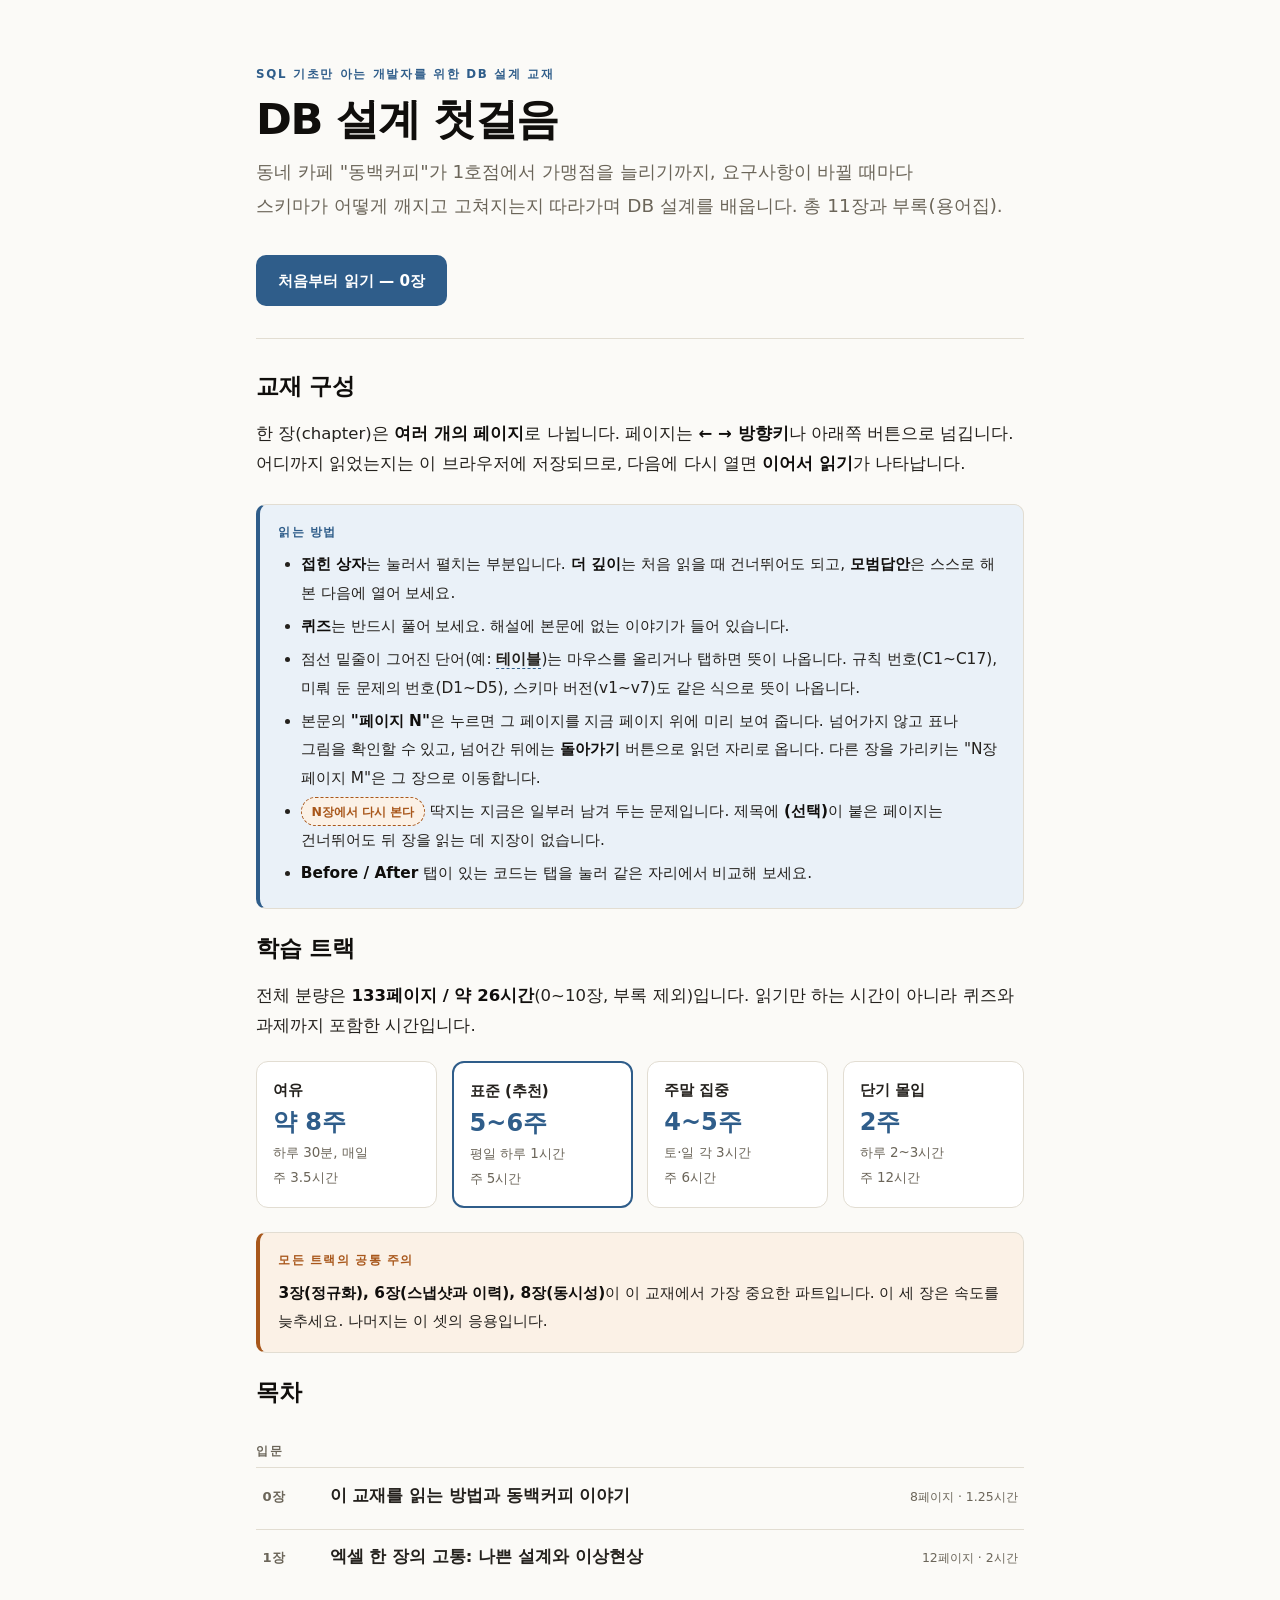
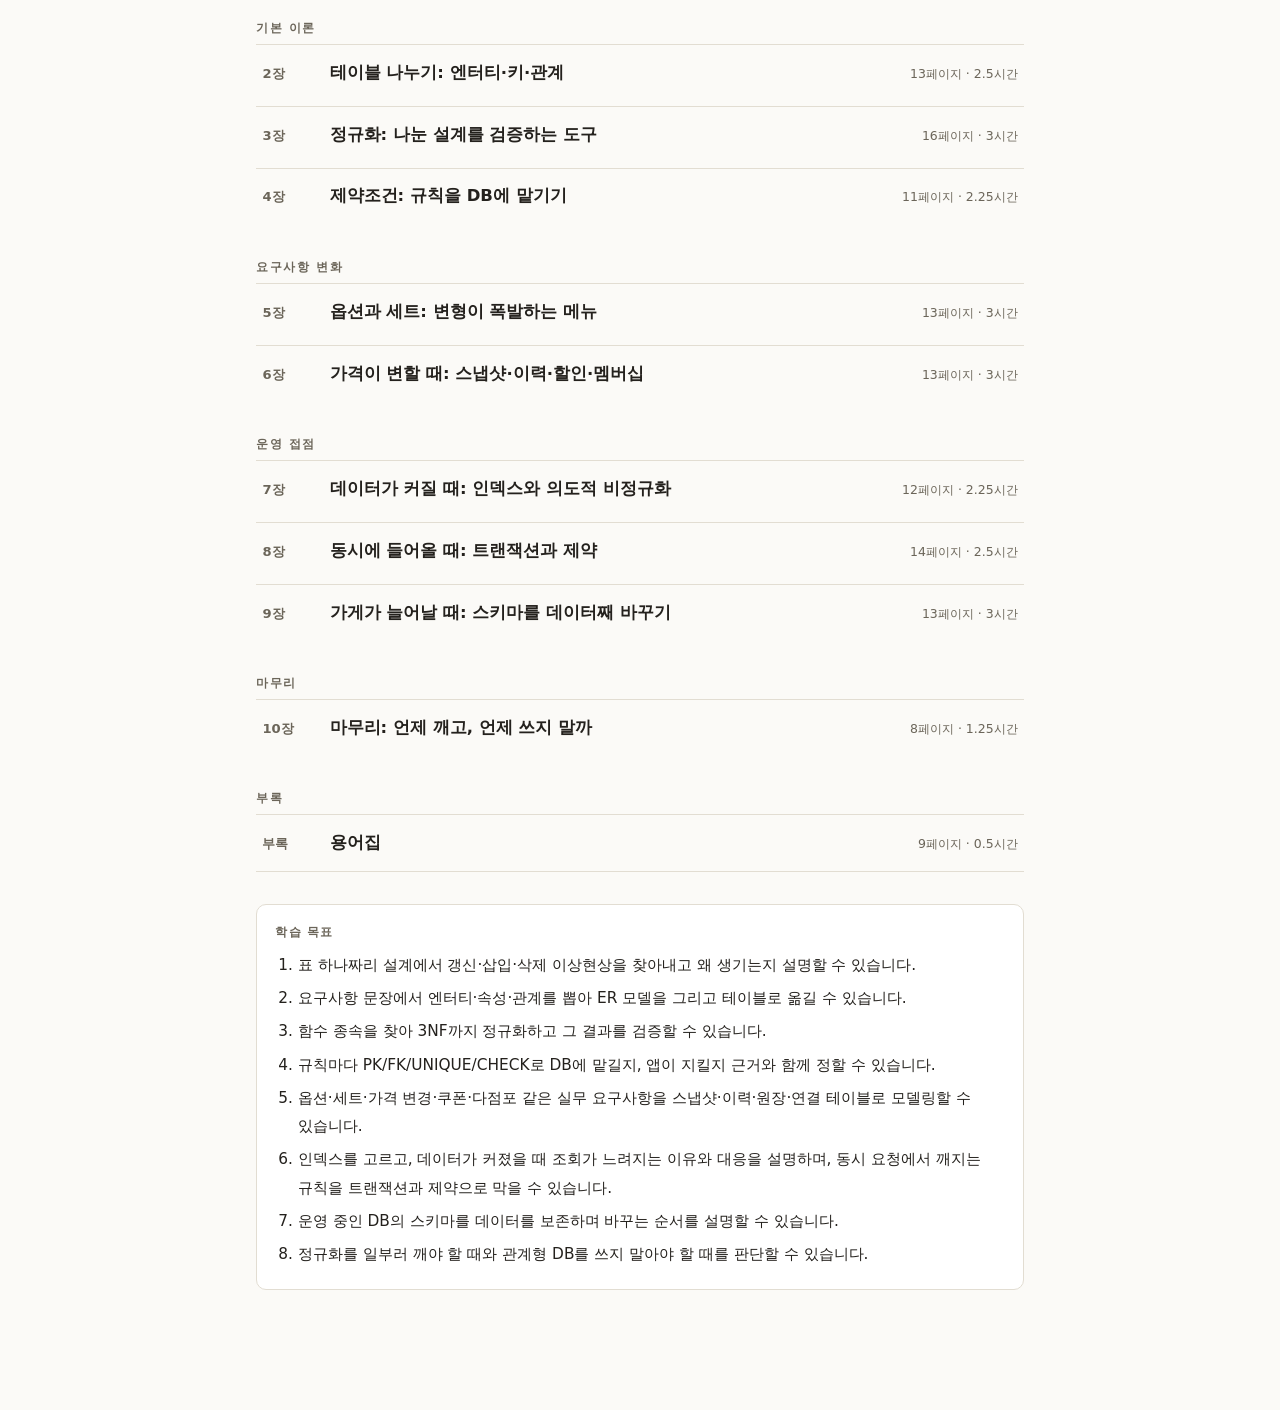
<file: docs/index.html>
<!DOCTYPE html>
<!-- #toc-list 와 #resume 는 book.js 가 BOOK 배열로 채우므로 비워 둔다. -->
<html lang="ko" data-page="cover">
<head>
<meta charset="utf-8">
<meta name="viewport" content="width=device-width, initial-scale=1">
<title>DB 설계 첫걸음 — 동백커피로 배우는 정규화·제약·스키마 진화</title>
<link rel="stylesheet" href="assets/book.css">
</head>
<body>

<div class="cover">

  <p class="kicker">SQL 기초만 아는 개발자를 위한 DB 설계 교재</p>
  <h1 class="title">DB 설계 첫걸음</h1>
  <p class="sub">동네 카페 "동백커피"가 1호점에서 가맹점을 늘리기까지, 요구사항이 바뀔 때마다<br>
  스키마가 어떻게 깨지고 고쳐지는지 따라가며 DB 설계를 배웁니다. 총 11장과 부록(용어집).</p>

  <p><a class="resume" id="resume" href="ch00.html">처음부터 읽기</a></p>

  <hr>

  <h2>교재 구성</h2>

  <p>한 장(chapter)은 <b>여러 개의 페이지</b>로 나뉩니다. 페이지는 <b>← → 방향키</b>나 아래쪽
  버튼으로 넘깁니다. 어디까지 읽었는지는 이 브라우저에 저장되므로, 다음에 다시 열면
  <b>이어서 읽기</b>가 나타납니다.</p>

  <div class="box note">
    <p class="box-t">읽는 방법</p>
    <ul>
      <li><b>접힌 상자</b>는 눌러서 펼치는 부분입니다. <b>더 깊이</b>는 처음 읽을 때 건너뛰어도
      되고, <b>모범답안</b>은 스스로 해 본 다음에 열어 보세요.</li>
      <li><b>퀴즈</b>는 반드시 풀어 보세요. 해설에 본문에 없는 이야기가 들어 있습니다.</li>
      <li>점선 밑줄이 그어진 단어(예: <span class="term" data-term="table">테이블</span>)는
      마우스를 올리거나 탭하면 뜻이 나옵니다. 규칙 번호(C1~C17), 미뤄 둔 문제의 번호(D1~D5),
      스키마 버전(v1~v7)도 같은 식으로 뜻이 나옵니다.</li>
      <li>본문의 <b>"페이지 N"</b>은 누르면 그 페이지를 지금 페이지 위에 미리 보여 줍니다. 넘어가지 않고 표나 그림을
      확인할 수 있고, 넘어간 뒤에는 <b>돌아가기</b> 버튼으로 읽던 자리로 옵니다. 다른 장을 가리키는
      "N장 페이지 M"은 그 장으로 이동합니다.</li>
      <li><span class="later">N장에서 다시 본다</span> 딱지는 지금은 일부러 남겨 두는 문제입니다.
      제목에 <b>(선택)</b>이 붙은 페이지는 건너뛰어도 뒤 장을 읽는 데 지장이 없습니다.</li>
      <li><b>Before / After</b> 탭이 있는 코드는 탭을 눌러 같은 자리에서 비교해 보세요.</li>
    </ul>
  </div>

  <h2>학습 트랙</h2>

  <p>전체 분량은 <b>133페이지 / 약 26시간</b>(0~10장, 부록 제외)입니다. 읽기만 하는 시간이 아니라
  퀴즈와 과제까지 포함한 시간입니다.</p>

  <div class="track-grid">
    <div class="track">
      <h4>여유</h4>
      <div class="big">약 8주</div>
      <p>하루 30분, 매일<br>주 3.5시간</p>
    </div>
    <div class="track pick">
      <h4>표준 (추천)</h4>
      <div class="big">5~6주</div>
      <p>평일 하루 1시간<br>주 5시간</p>
    </div>
    <div class="track">
      <h4>주말 집중</h4>
      <div class="big">4~5주</div>
      <p>토·일 각 3시간<br>주 6시간</p>
    </div>
    <div class="track">
      <h4>단기 몰입</h4>
      <div class="big">2주</div>
      <p>하루 2~3시간<br>주 12시간</p>
    </div>
  </div>

  <div class="box warn">
    <p class="box-t">모든 트랙의 공통 주의</p>
    <p><b>3장(정규화), 6장(스냅샷과 이력), 8장(동시성)</b>이 이 교재에서 가장 중요한 파트입니다. 이 세 장은 속도를 늦추세요. 나머지는 이 셋의 응용입니다.</p>
  </div>

  <h2>목차</h2>
  <ul class="toc-list" id="toc-list"></ul>

  <div class="box" style="margin-top:2rem">
    <p class="box-t">학습 목표</p>
    <ol>
      <li>표 하나짜리 설계에서 갱신·삽입·삭제 이상현상을 찾아내고 왜 생기는지 설명할 수 있습니다.</li>
      <li>요구사항 문장에서 엔터티·속성·관계를 뽑아 ER 모델을 그리고 테이블로 옮길 수 있습니다.</li>
      <li>함수 종속을 찾아 3NF까지 정규화하고 그 결과를 검증할 수 있습니다.</li>
      <li>규칙마다 PK/FK/UNIQUE/CHECK로 DB에 맡길지, 앱이 지킬지 근거와 함께 정할 수 있습니다.</li>
      <li>옵션·세트·가격 변경·쿠폰·다점포 같은 실무 요구사항을 스냅샷·이력·원장·연결 테이블로 모델링할 수 있습니다.</li>
      <li>인덱스를 고르고, 데이터가 커졌을 때 조회가 느려지는 이유와 대응을 설명하며, 동시 요청에서 깨지는 규칙을 트랜잭션과 제약으로 막을 수 있습니다.</li>
      <li>운영 중인 DB의 스키마를 데이터를 보존하며 바꾸는 순서를 설명할 수 있습니다.</li>
      <li>정규화를 일부러 깨야 할 때와 관계형 DB를 쓰지 말아야 할 때를 판단할 수 있습니다.</li>
    </ol>
  </div>

</div>

<script src="assets/book.js"></script>
</body>
</html>
</file>
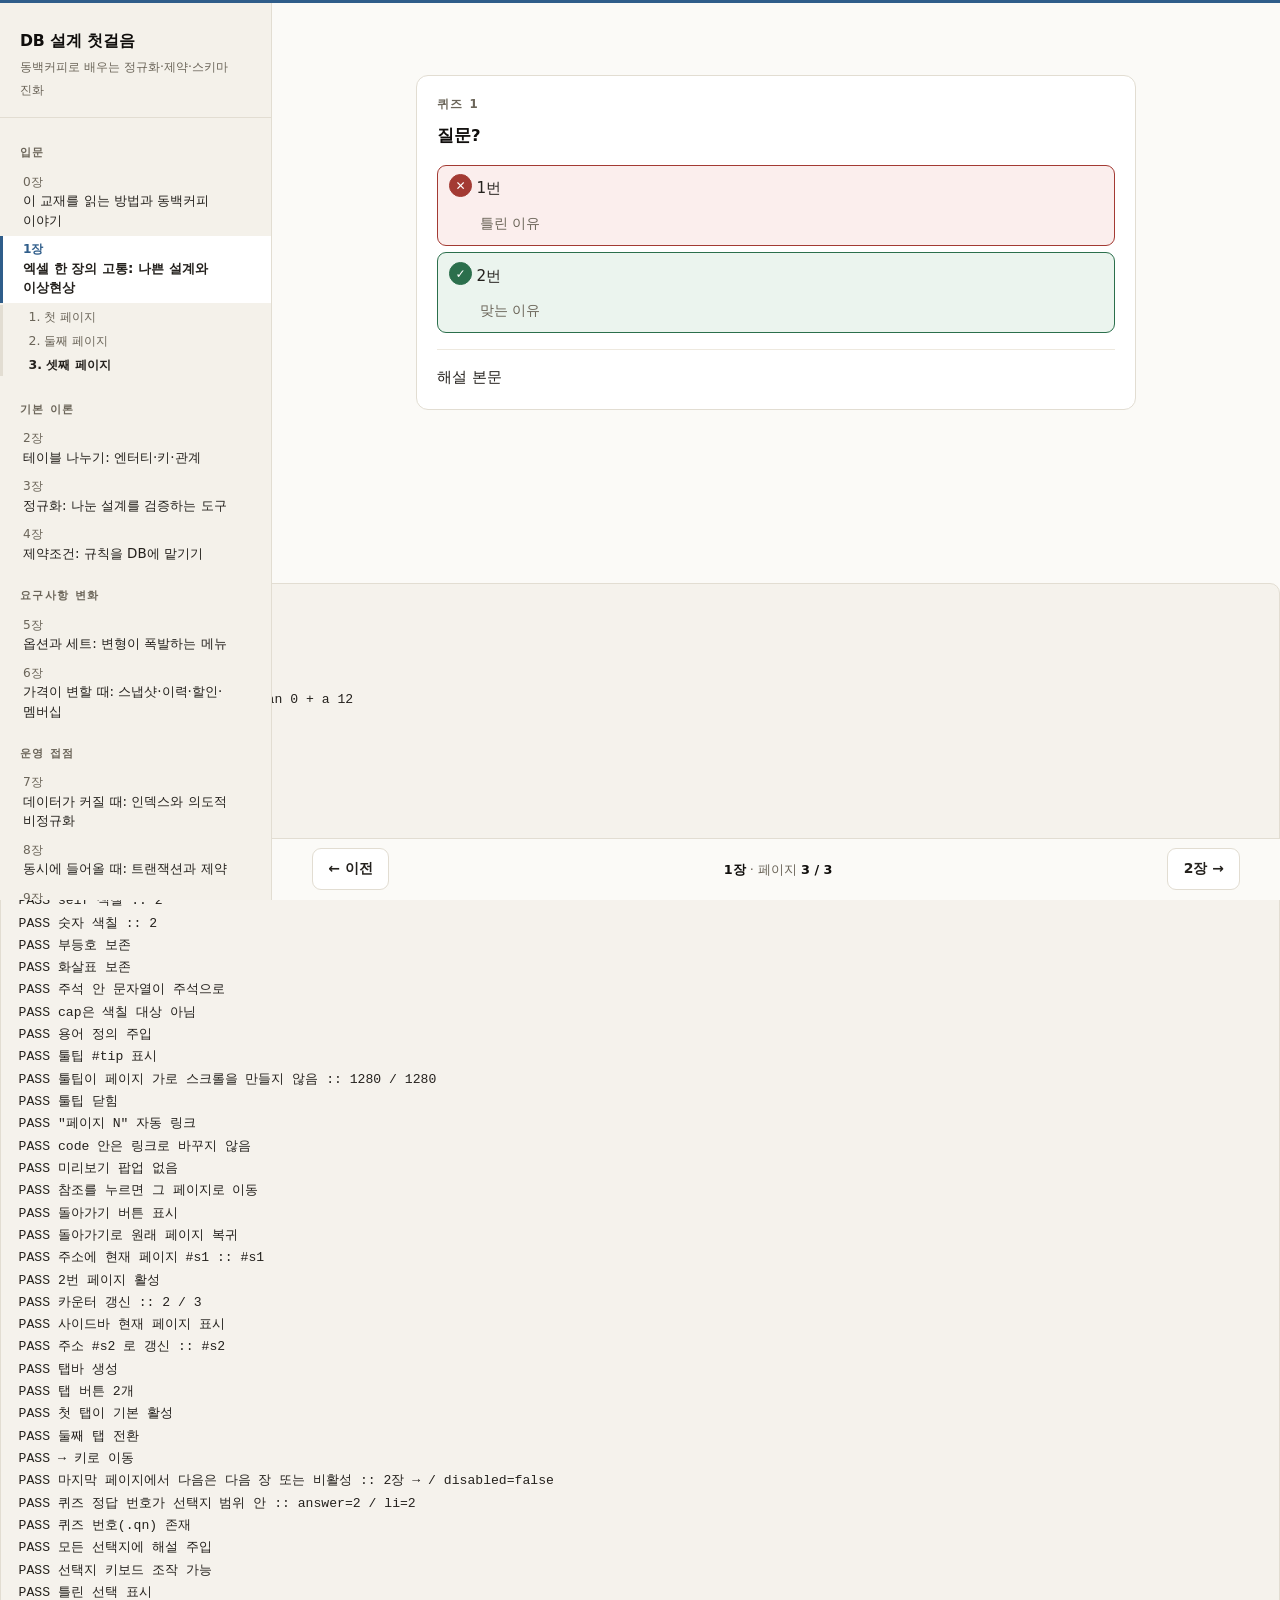
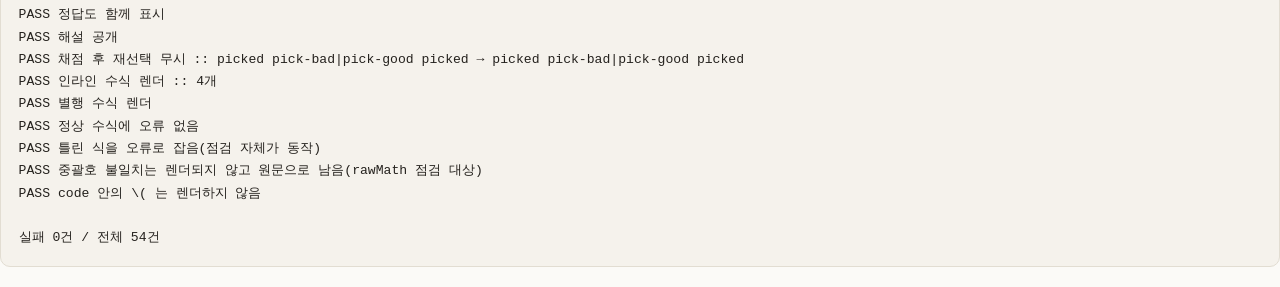
<file: authoring/_smoke.html>
<!DOCTYPE html>
<html lang="ko" data-chapter="ch01">
<head>
<meta charset="utf-8">
<title>smoke — 런타임 점검</title>
<link rel="stylesheet" href="../docs/assets/katex/katex.min.css">
<link rel="stylesheet" href="../docs/assets/book.css">
</head>
<body>
<main id="book"><div class="inner">
  <section class="screen" data-title="첫 페이지">
    <h1>첫 페이지</h1>
    <p>점선 용어 <span class="term" data-term="_smoke">용어</span> 확인. 참조는 페이지 2, 코드 안 <code>페이지 3</code>은 그대로.</p>
    <div id="m-ok">
      <p>수식: \(x^{(1)} = (3, 3)\), \(\lVert a\rVert &lt; \sqrt{2}\), \(\text{모든 } i\).</p>
      <p style="text-align:center">\[\sum_{i=1}^{n} \alpha^{(i)} y^{(i)} = 0\]</p>
    </div>
    <p id="m-bad">일부러 틀린 식: \(\undefinedcmd\)</p>
    <p id="m-raw">중괄호가 안 닫힌 식: \(\frac{1\)</p>
    <p id="m-code">코드 안은 그대로: <code>\(x\)</code></p>
<pre><span class="cap"># cap.py</span><code>def place(self, x: int) -&gt; None:
    # 주석 "가짜문자열" 아님
    if x &lt; 3000:
        raise ValueError("안됨")
    self.total = 1_000
</code></pre>
  </section>
  <section class="screen" data-title="둘째 페이지">
    <h2>둘째</h2>
    <div class="tabs">
      <div class="tab" data-label="Before"><p>before 내용</p></div>
      <div class="tab" data-label="After"><p>after 내용</p></div>
    </div>
  </section>
  <section class="screen" data-title="셋째 페이지">
    <div class="quiz" data-answer="2">
      <p class="q">질문?</p>
      <ol class="options">
        <li data-why="틀린 이유">1번</li>
        <li data-why="맞는 이유">2번</li>
      </ol>
      <div class="explain"><p>해설 본문</p></div>
    </div>
  </section>
</div></main>
<script src="../docs/assets/katex/katex.min.js"></script>
<script src="../docs/assets/katex/auto-render.min.js"></script>
<script src="../docs/assets/math.js"></script>
<script src="../docs/assets/book.js"></script>
<script>
/* shared/quiz.smoke.js 의 사본 — 고치면 양쪽 */
function quizSmoke(ok, quiz) {
  var opts = quiz.querySelectorAll('ol.options > li');
  var answer = parseInt(quiz.dataset.answer, 10);
  var qn = quiz.querySelector('.qn');
  ok('퀴즈 정답 번호가 선택지 범위 안', answer >= 1 && answer <= opts.length, 'answer=' + quiz.dataset.answer + ' / li=' + opts.length);
  ok('퀴즈 번호(.qn) 존재', !!qn && qn.textContent.length > 0);
  var whyOk = true, keyOk = true;
  Array.prototype.forEach.call(opts, function (li) {
    var why = li.querySelector('.why');
    if (!li.dataset.why || !why || why.textContent !== li.dataset.why) whyOk = false;
    if (li.getAttribute('tabindex') !== '0' || li.getAttribute('role') !== 'button') keyOk = false;
  });
  ok('모든 선택지에 해설 주입', whyOk);
  ok('선택지 키보드 조작 가능', keyOk);
  if (!(answer >= 1 && answer <= opts.length)) return;

  var wrong = answer === 1 ? 1 : 0;   // 정답이 아닌 첫 선택지(0-기반)
  opts[wrong].dispatchEvent(new KeyboardEvent('keydown', { key: 'Enter', bubbles: true }));
  ok('틀린 선택 표시', opts[wrong].classList.contains('pick-bad'));
  ok('정답도 함께 표시', opts[answer - 1].classList.contains('pick-good'));
  ok('해설 공개', quiz.classList.contains('done'));
  var before = Array.prototype.map.call(opts, function (li) { return li.className; }).join('|');
  Array.prototype.forEach.call(opts, function (li) { li.click(); });
  var after = Array.prototype.map.call(opts, function (li) { return li.className; }).join('|');
  ok('채점 후 재선택 무시', before === after, before + ' → ' + after);
}

window.addEventListener('load', function () {
  var out = [];
  function ok(name, cond, extra) { out.push((cond ? 'PASS ' : 'FAIL ') + name + (extra ? ' :: ' + extra : '')); }

  var screens = document.querySelectorAll('.screen');
  var toc = document.getElementById('toc');
  var nav = document.getElementById('nav');

  ok('사이드바 생성', !!toc);
  ok('목차에 장이 나열됨', toc && toc.querySelectorAll('.ch').length >= 1, toc ? toc.querySelectorAll('.ch').length + '개' : '-');
  ok('현재 장 표시', !!toc.querySelector('a.ch.here'));
  ok('페이지 목차 3개', toc.querySelectorAll('ol.screens > li').length === 3);
  ok('집필 전 장은 링크가 아님', toc.querySelectorAll('span.ch').length + toc.querySelectorAll('a.ch').length === toc.querySelectorAll('.ch').length, 'span ' + toc.querySelectorAll('span.ch').length + ' + a ' + toc.querySelectorAll('a.ch').length);

  ok('첫 페이지만 활성', screens[0].classList.contains('is-active') && !screens[1].classList.contains('is-active'));
  ok('페이지 카운터', nav.querySelector('.cnt').textContent === '1 / 3', nav.querySelector('.cnt').textContent);
  ok('진행률 33%', document.querySelector('#progress > i').style.width.indexOf('33.3') === 0, document.querySelector('#progress > i').style.width);
  ok('첫 페이지의 이전 버튼', /^←/.test(nav.querySelector('#prev').textContent), nav.querySelector('#prev').textContent);

  // 코드 하이라이팅
  var code = document.querySelector('pre > code');
  ok('키워드 색칠', code.querySelectorAll('.tok-kw').length >= 3, code.querySelectorAll('.tok-kw').length);
  ok('주석 색칠', code.querySelectorAll('.tok-com').length === 1, code.querySelectorAll('.tok-com').length);
  ok('문자열 색칠', code.querySelectorAll('.tok-str').length === 1, code.querySelectorAll('.tok-str').length);
  ok('def 이름 색칠', code.querySelector('.tok-fn') && code.querySelector('.tok-fn').textContent === 'place');
  ok('self 색칠', code.querySelectorAll('.tok-self').length === 2, code.querySelectorAll('.tok-self').length);
  ok('숫자 색칠', code.querySelectorAll('.tok-num').length >= 2, code.querySelectorAll('.tok-num').length);
  ok('부등호 보존', code.textContent.indexOf('x < 3000') > -1);
  ok('화살표 보존', code.textContent.indexOf('-> None') > -1);
  ok('주석 안 문자열이 주석으로', code.querySelector('.tok-com').textContent.indexOf('가짜문자열') > -1);
  ok('cap은 색칠 대상 아님', document.querySelector('pre > .cap').querySelectorAll('span').length === 0);

  // 용어 툴팁
  var term = document.querySelector('.term');
  ok('용어 정의 주입', (term.getAttribute('data-def') || '').indexOf('스모크 점검용') > -1);
  term.dispatchEvent(new MouseEvent('mouseover', { bubbles: true }));
  var tip = document.getElementById('tip');
  ok('툴팁 #tip 표시', !!tip && tip.classList.contains('on') && tip.textContent.indexOf('스모크 점검용') > -1);
  ok('툴팁이 페이지 가로 스크롤을 만들지 않음', document.documentElement.scrollWidth <= document.documentElement.clientWidth,
     document.documentElement.scrollWidth + ' / ' + document.documentElement.clientWidth);
  term.dispatchEvent(new MouseEvent('mouseout', { bubbles: true }));
  ok('툴팁 닫힘', !!tip && !tip.classList.contains('on'));

  // 페이지 참조 링크 — 같은 장은 바로 이동하고 돌아가기 버튼이 뜬다
  var xref = screens[0].querySelector('a.xref[data-screen]');
  ok('"페이지 N" 자동 링크', !!xref && xref.textContent === '페이지 2' && xref.getAttribute('href') === '#s2');
  ok('code 안은 링크로 바꾸지 않음', !screens[0].querySelector('code a.xref'));
  ok('미리보기 팝업 없음', !document.getElementById('xpop'));
  if (xref) xref.click();
  ok('참조를 누르면 그 페이지로 이동', screens[1].classList.contains('is-active') && !screens[0].classList.contains('is-active'));
  var xback = document.getElementById('xback');
  ok('돌아가기 버튼 표시', !!xback && xback.classList.contains('on') && xback.textContent.indexOf('페이지 1') > -1);
  if (xback) xback.querySelector('a').click();
  ok('돌아가기로 원래 페이지 복귀', screens[0].classList.contains('is-active') && !xback.classList.contains('on'));
  ok('주소에 현재 페이지 #s1', location.hash === '#s1', location.hash);

  // 다음 페이지 이동
  nav.querySelector('#next').click();
  ok('2번 페이지 활성', screens[1].classList.contains('is-active') && !screens[0].classList.contains('is-active'));
  ok('카운터 갱신', nav.querySelector('.cnt').textContent === '2 / 3', nav.querySelector('.cnt').textContent);
  ok('사이드바 현재 페이지 표시', toc.querySelectorAll('ol.screens > li')[1].classList.contains('on'));
  ok('주소 #s2 로 갱신', location.hash === '#s2', location.hash);

  // 탭
  var tabs = document.querySelector('.tabs');
  ok('탭바 생성', !!tabs.querySelector('.tabbar'));
  ok('탭 버튼 2개', tabs.querySelectorAll('.tabbar button').length === 2);
  ok('첫 탭이 기본 활성', tabs.querySelectorAll('.tab')[0].classList.contains('on'));
  tabs.querySelectorAll('.tabbar button')[1].click();
  ok('둘째 탭 전환', tabs.querySelectorAll('.tab')[1].classList.contains('on') && !tabs.querySelectorAll('.tab')[0].classList.contains('on'));

  // 키보드
  document.dispatchEvent(new KeyboardEvent('keydown', { key: 'ArrowRight', bubbles: true }));
  ok('→ 키로 이동', screens[2].classList.contains('is-active'));
  ok('마지막 페이지에서 다음은 다음 장 또는 비활성', nav.querySelector('#next').disabled || nav.querySelector('#next').textContent !== '다음 →', nav.querySelector('#next').textContent + ' / disabled=' + nav.querySelector('#next').disabled);

  // 퀴즈 — shared/quiz.smoke.js 의 quizSmoke 사본(틀린 답 선택 → 채점 → 재선택 무시)
  quizSmoke(ok, document.querySelector('.quiz'));

  // 수식 (KaTeX) — 오류는 .katex-error(구문 오류) 또는 빨간 글자(정의되지 않은 명령)로 나타난다
  var KATEX_ERR = '.katex-error, .katex-html [style*="rgb(204, 0, 0)"]';
  var mok = document.getElementById('m-ok');
  ok('인라인 수식 렌더', mok.querySelectorAll('.katex').length >= 4, mok.querySelectorAll('.katex').length + '개');
  ok('별행 수식 렌더', mok.querySelectorAll('.katex-display').length === 1);
  ok('정상 수식에 오류 없음', mok.querySelectorAll(KATEX_ERR).length === 0);
  ok('틀린 식을 오류로 잡음(점검 자체가 동작)', document.querySelectorAll('#m-bad .katex-error, #m-bad .katex-html [style*="rgb(204, 0, 0)"]').length >= 1);
  ok('중괄호 불일치는 렌더되지 않고 원문으로 남음(rawMath 점검 대상)', document.querySelectorAll('#m-raw .katex').length === 0 && document.getElementById('m-raw').textContent.indexOf('\\(') >= 0);
  ok('code 안의 \\( 는 렌더하지 않음', document.querySelectorAll('#m-code .katex').length === 0 && document.querySelector('#m-code code').textContent === '\\(x\\)');

  var box = document.createElement('pre');
  box.id = 'test-out';
  box.textContent = out.join('\n') + '\n\n실패 ' + out.filter(function (l) { return l.indexOf('FAIL') === 0; }).length + '건 / 전체 ' + out.length + '건';
  document.body.appendChild(box);
});
</script>
</body>
</html>
</file>
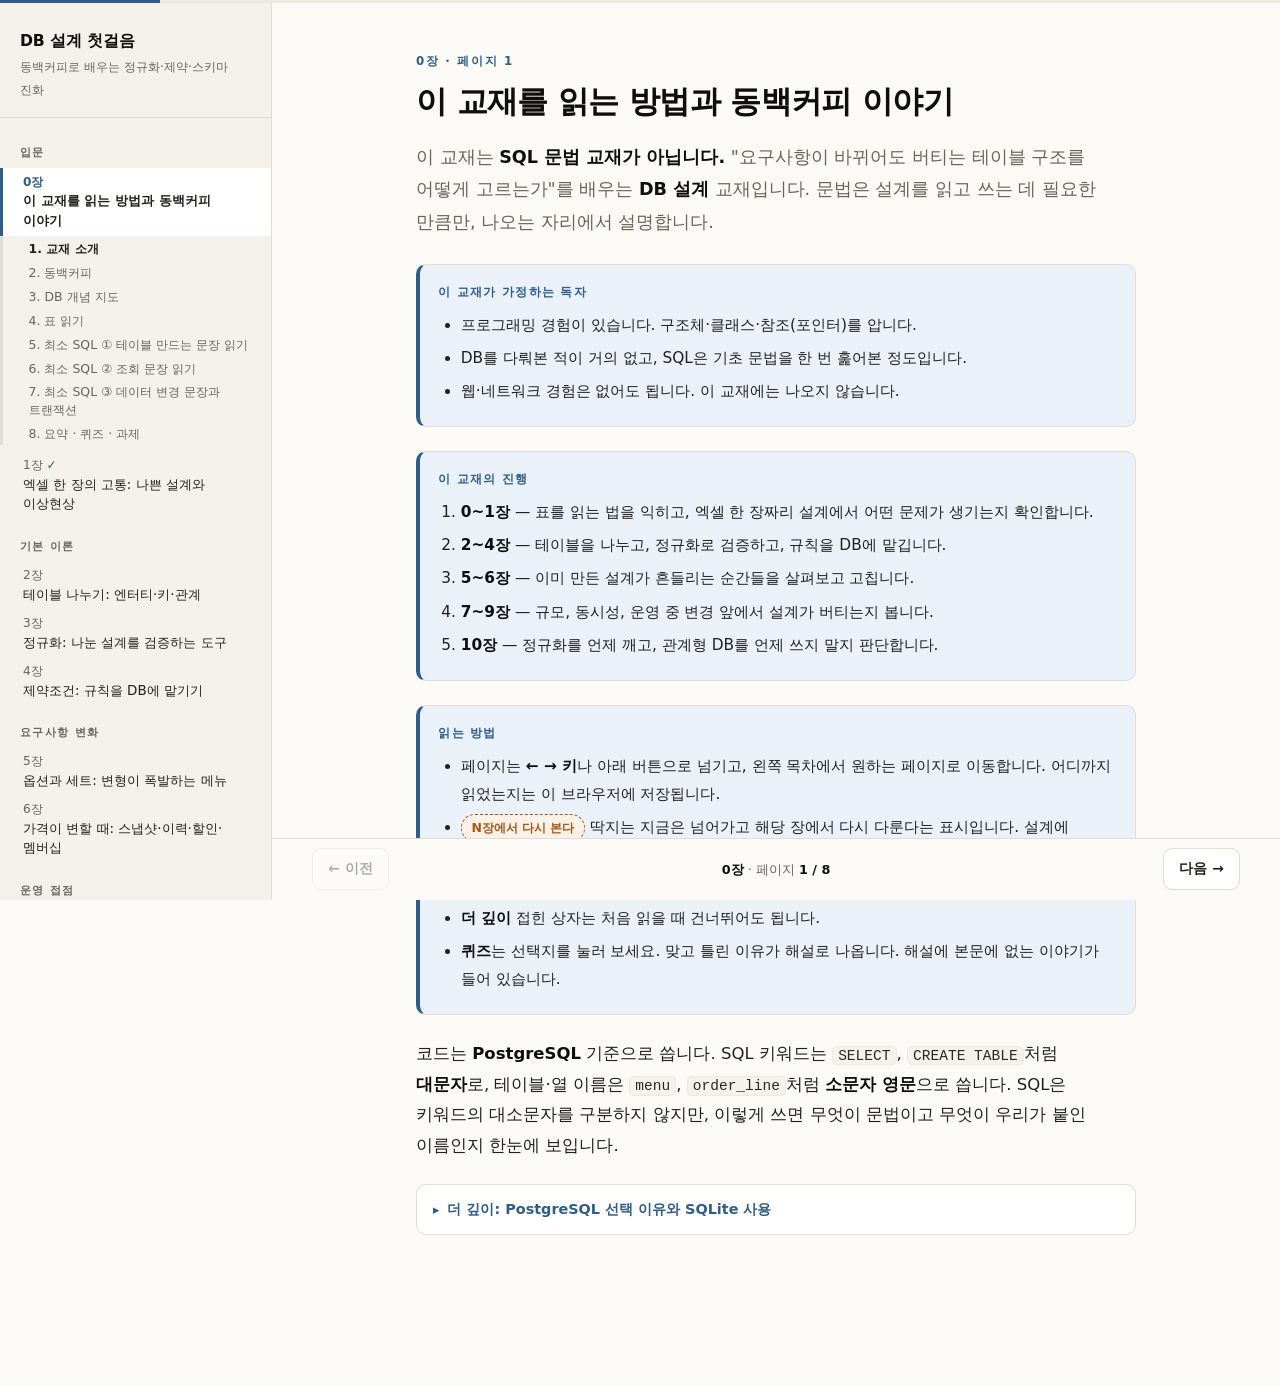
<file: docs/ch00.html>
<!DOCTYPE html>
<html lang="ko" data-chapter="ch00">
<head>
<meta charset="utf-8">
<meta name="viewport" content="width=device-width, initial-scale=1">
<title>0장 · 이 교재를 읽는 방법과 동백커피 이야기 — DB 설계 첫걸음</title>
<link rel="stylesheet" href="assets/book.css">
</head>
<body>

<main id="book"><div class="inner">

<!-- ─────────────────────────────────────────── 페이지 1 -->
<section class="screen" data-title="교재 소개">
  <p class="kicker">0장 · 페이지 1</p>
  <h1>이 교재를 읽는 방법과 동백커피 이야기</h1>

  <p class="lead">이 교재는 <b>SQL 문법 교재가 아닙니다.</b> "요구사항이 바뀌어도 버티는 테이블 구조를
  어떻게 고르는가"를 배우는 <b>DB 설계</b> 교재입니다. 문법은 설계를 읽고 쓰는 데 필요한 만큼만,
  나오는 자리에서 설명합니다.</p>

  <div class="box note">
    <p class="box-t">이 교재가 가정하는 독자</p>
    <ul>
      <li>프로그래밍 경험이 있습니다. 구조체·클래스·참조(포인터)를 압니다.</li>
      <li>DB를 다뤄본 적이 거의 없고, SQL은 기초 문법을 한 번 훑어본 정도입니다.</li>
      <li>웹·네트워크 경험은 없어도 됩니다. 이 교재에는 나오지 않습니다.</li>
    </ul>
  </div>

  <div class="box note">
    <p class="box-t">이 교재의 진행</p>
    <ol>
      <li><b>0~1장</b> — 표를 읽는 법을 익히고, 엑셀 한 장짜리 설계에서 어떤 문제가 생기는지 확인합니다.</li>
      <li><b>2~4장</b> — 테이블을 나누고, 정규화로 검증하고, 규칙을 DB에 맡깁니다.</li>
      <li><b>5~6장</b> — 이미 만든 설계가 흔들리는 순간들을 살펴보고 고칩니다.</li>
      <li><b>7~9장</b> — 규모, 동시성, 운영 중 변경 앞에서 설계가 버티는지 봅니다.</li>
      <li><b>10장</b> — 정규화를 언제 깨고, 관계형 DB를 언제 쓰지 말지 판단합니다.</li>
    </ol>
  </div>

  <div class="box note">
    <p class="box-t">읽는 방법</p>
    <ul>
      <li>페이지는 <b>← → 키</b>나 아래 버튼으로 넘기고, 왼쪽 목차에서 원하는 페이지로 이동합니다.
      어디까지 읽었는지는 이 브라우저에 저장됩니다.</li>
      <li><span class="later">N장에서 다시 본다</span> 딱지는 지금은 넘어가고 해당 장에서 다시 다룬다는 표시입니다.
      설계에 일부러 남겨 둔 약점, 곧 미뤄 둔 문제에도 이 딱지를 붙이고 해당 장에서 해결합니다. 미뤄 둔 문제에는 D1~D5 번호를 붙여 4장에서 한데 모아 보여 드립니다.</li>
      <li><b>더 깊이</b> 접힌 상자는 처음 읽을 때 건너뛰어도 됩니다.</li>
      <li><b>퀴즈</b>는 선택지를 눌러 보세요. 맞고 틀린 이유가 해설로 나옵니다. 해설에 본문에 없는 이야기가 들어 있습니다.</li>
    </ul>
  </div>

  <p>코드는 <b>PostgreSQL</b> 기준으로 씁니다. SQL 키워드는 <code>SELECT</code>,
  <code>CREATE TABLE</code>처럼 <b>대문자</b>로, 테이블·열 이름은 <code>menu</code>,
  <code>order_line</code>처럼 <b>소문자 영문</b>으로 씁니다. SQL은 키워드의 대소문자를 구분하지 않지만,
  이렇게 쓰면 무엇이 문법이고 무엇이 우리가 붙인 이름인지 한눈에 보입니다.</p>

  <details class="fold">
    <summary>더 깊이: PostgreSQL 선택 이유와 SQLite 사용</summary>
    <div class="fold-body">
      <p>SQL에는 국제 표준(ISO/ANSI)이 있지만 DB 제품마다 방언이 있습니다. <code>CREATE TABLE</code>,
      기본키·외래키, <code>JOIN</code>, <code>INSERT</code>/<code>UPDATE</code> 같은 핵심은 거의 공통이고,
      정규화나 ER 모델링 같은 <b>개념은 제품과 무관</b>합니다.</p>
      <p>PostgreSQL을 고른 이유는 무료 오픈소스이고, 제약조건이 처음부터 제대로 강제되고, 뒤에서 쓸
      기능(행 단위 잠금, 트랜잭션 안에서의 스키마 변경 등)이 잘 맞기 때문입니다.</p>
      <p>SQLite로도 개념 공부는 됩니다. 다만 외래키 강제가 기본으로 꺼져 있고 타입이 느슨하며,
      행 단위 잠금이 없어 <b>8장의 동시성 사고를 재현하기 어렵습니다.</b> 그래서 본문을 그대로
      옮겨 실행하면 동작이 달라질 수 있습니다. 차이가 학습에 영향을 주는 곳은 "다른 DB에서는" 상자로 알려 드립니다.
      이 교재는 브라우저에서 코드를 실행하지 않고 <b>읽는</b> 방식이라 제품 선택은 "본문의 SQL이 정확한가"에만 영향을 줍니다.</p>
    </div>
  </details>
</section>

<!-- ─────────────────────────────────────────── 페이지 2 -->
<section class="screen" data-title="동백커피">
  <p class="kicker">0장 · 페이지 2</p>
  <h2>동백커피 이야기</h2>

  <p>이 교재의 모든 장은 <b>하나의 가게</b>를 계속 파고듭니다. 동네 카페 <b>동백커피</b>
  1호점입니다. 사장 <b>서연</b>은 종이 전표와 엑셀로 주문과 매출을 관리해 왔고, 바리스타
  <b>지호</b>가 실제로 주문을 받아 음료를 만듭니다(본사 기획자 <b>하윤</b>도 나중에 등장합니다). 손님이 늘면서 서연은 키오스크와 앱으로 주문을
  받기로 했고, 독자인 당신이 그 데이터를 어디에 어떻게 저장할지 설계하는 개발자입니다.</p>

  <div class="dialog">
    <div class="line"><div class="who">서연</div><div class="say">
      <p>전표가 쌓이니까 어제 뭐가 제일 많이 팔렸는지 세는 데만 한 시간이 걸려요.</p></div></div>
    <div class="line"><div class="who">지호</div><div class="say">
      <p>주문 들어오면 저는 뭘 만들지만 알면 돼요. 그리고 다 만들면 손님을 불러야 하고요.</p></div></div>
    <div class="line"><div class="who">개발자</div><div class="say">
      <p>주문이 어떤 순서로 흘러가는지부터 정리해 볼게요.</p></div></div>
  </div>

  <figure class="fig">
    <svg viewBox="0 0 640 96" role="img" aria-label="동백커피의 주문 흐름: 주문, 제조, 픽업, 정산">
      <g class="svg-line" fill="none" stroke-width="1.4">
        <rect x="10" y="20" width="130" height="46" rx="6"/>
        <rect x="170" y="20" width="130" height="46" rx="6"/>
        <rect x="330" y="20" width="130" height="46" rx="6"/>
        <rect x="490" y="20" width="130" height="46" rx="6"/>
        <path d="M140 43 H170"/><path d="M300 43 H330"/><path d="M460 43 H490"/>
      </g>
      <g text-anchor="middle" font-size="13" font-weight="700" class="svg-fg">
        <text x="75" y="40">주문</text><text x="235" y="40">제조</text>
        <text x="395" y="40">픽업</text><text x="555" y="40">정산</text>
      </g>
      <g text-anchor="middle" font-size="10.5" class="svg-muted">
        <text x="75" y="56">손님이 메뉴를 고름</text><text x="235" y="56">지호가 음료를 만듦</text>
        <text x="395" y="56">손님이 받아감</text><text x="555" y="56">서연이 매출을 셈</text>
      </g>
    </svg>
    <figcaption>동백커피의 주문 흐름. 이 흐름에서 오가는 정보가 앞으로 테이블이 됩니다.</figcaption>
  </figure>

  <div class="table-wrap">
    <table>
      <tr><th style="width:7rem">낱말</th><th>뜻</th><th>이 교재에서는</th></tr>
      <tr><td>메뉴</td><td>가게가 파는 상품 한 종류</td><td>아메리카노, 카페라떼, 치즈케이크 …</td></tr>
      <tr><td>주문</td><td>손님 한 명이 한 번에 사는 것 전체</td><td>영수증 한 장에 해당. 테이블 이름은 <code>orders</code> (<code>order</code>는 SQL 예약어라 복수형을 씁니다)</td></tr>
      <tr><td>주문 라인</td><td>주문 안의 한 줄(메뉴 하나와 수량)</td><td>"아메리카노 2잔"이 한 라인</td></tr>
      <tr><td>픽업</td><td>완성된 음료를 손님이 받아가는 것</td><td>주문의 마지막 단계</td></tr>
    </table>
  </div>

  <p>이 낱말들이 앞으로 계속 나옵니다. <b>주문</b>과 <b>주문 라인</b>이 다르다는 점만 기억해 두세요.
  아메리카노 2잔과 치즈케이크 1개를 함께 사면 주문은 1개, 라인은 2개입니다.</p>
</section>

<!-- ─────────────────────────────────────────── 페이지 3 -->
<section class="screen" data-title="DB 개념 지도">
  <p class="kicker">0장 · 페이지 3</p>
  <h2>DB 개념 지도</h2>

  <p>DB 이야기에는 처음 듣는 낱말이 한꺼번에 나옵니다. 여기서는 <b>깊이 이해하려 하지 말고</b>
  각 낱말이 대략 무엇이고 <b>어느 장에서 제대로 다루는지</b>만 확인하세요. 뜻은 각 장에서 필요한
  순간에 다시 설명합니다.</p>

  <figure class="fig">
    <svg viewBox="0 0 640 150" role="img" aria-label="앱이 DBMS에 SQL을 보내면 DBMS가 데이터베이스의 테이블을 읽고 씀">
      <g class="svg-line" fill="none" stroke-width="1.4">
        <rect x="10" y="45" width="120" height="50" rx="6"/>
        <path d="M130 62 H200"/><path d="M200 78 H130"/>
        <rect x="200" y="10" width="430" height="130" rx="8"/>
        <rect x="220" y="38" width="390" height="88" rx="6" stroke-dasharray="4 3"/>
        <rect x="236" y="66" width="105" height="44" rx="5"/>
        <rect x="353" y="66" width="105" height="44" rx="5"/>
        <rect x="470" y="66" width="125" height="44" rx="5"/>
      </g>
      <g text-anchor="middle" class="svg-fg">
        <text x="70" y="66" font-size="13" font-weight="700">앱</text>
        <text x="415" y="30" font-size="13" font-weight="700">DBMS (PostgreSQL)</text>
        <text x="288" y="92" font-size="12">menu</text>
        <text x="405" y="92" font-size="12">orders</text>
        <text x="532" y="92" font-size="12">order_line</text>
      </g>
      <g text-anchor="middle" class="svg-muted" font-size="10.5">
        <text x="70" y="82">키오스크</text>
        <text x="165" y="56">SQL 요청</text><text x="165" y="94">결과 표</text>
        <text x="415" y="54">데이터베이스 (스키마 + 데이터)</text>
      </g>
    </svg>
    <figcaption>앱은 DBMS에 SQL로 요청하고, DBMS가 데이터베이스 안의 테이블을 읽고 씁니다.
    "어떤 테이블을 어떻게 나눌지"가 이 교재의 주제입니다.</figcaption>
  </figure>

  <div class="table-wrap">
    <table>
      <tr><th style="width:8rem">낱말</th><th>대략 무엇인가</th><th style="width:8rem">깊게 다루는 곳</th></tr>
      <tr><td>데이터베이스(DB)</td><td>DBMS 안에 모여 있는 데이터 묶음. 스키마(틀)와 그 틀에 담긴 데이터로 이루어짐</td><td>이 장</td></tr>
      <tr><td><span class="term" data-term="dbms">DBMS</span> (Database Management System, 데이터베이스 관리 시스템)</td><td>데이터를 저장하고 꺼내 주고 규칙을 지켜 주는 프로그램(PostgreSQL 등)</td><td>이 장</td></tr>
      <tr><td><span class="term" data-term="schema">스키마</span></td><td>어떤 테이블이 있고 각 테이블에 어떤 열과 규칙이 있는지의 설계도</td><td>2장~</td></tr>
      <tr><td><span class="term" data-term="table">테이블</span></td><td>같은 모양의 행을 모은 표. 행 = 사실 하나, 열 = 그 사실의 속성 하나</td><td>이 장</td></tr>
      <tr><td><span class="term" data-term="pk">기본키(PK)</span> (Primary Key)</td><td>행 하나를 유일하게 가리키는 열</td><td>2장</td></tr>
      <tr><td><span class="term" data-term="fk">외래키(FK)</span> (Foreign Key)</td><td>다른 테이블의 행을 가리키는 열</td><td>2장</td></tr>
      <tr><td>정규화</td><td>같은 사실이 여러 곳에 중복되지 않도록 표를 나누는 원칙</td><td>3장</td></tr>
      <tr><td><span class="term" data-term="constraint">제약조건</span></td><td>데이터가 지켜야 할 규칙을 DB에 선언해 두는 것</td><td>4장</td></tr>
      <tr><td><span class="term" data-term="index">인덱스</span></td><td>원하는 행을 빨리 찾게 해 주는 색인</td><td>7장</td></tr>
      <tr><td><span class="term" data-term="transaction">트랜잭션</span></td><td>여러 작업을 한 묶음으로 처리하는 단위</td><td>8장</td></tr>
    </table>
  </div>

  <div class="box note">
    <p class="box-t">비유의 한계</p>
    <p>프로그래머에게는 테이블이 <b>구조체 배열</b>, 기본키가 <b>객체 ID</b>, 외래키가 <b>포인터</b>,
    인덱스가 <b>정렬된 <code>std::map</code></b>처럼 보일 것입니다. 큰 그림으로는 맞지만 각 비유가
    <b>어디서 깨지는지</b>는 그 개념을 다루는 페이지에서 밝힙니다(테이블은 다음 페이지, 기본키는 2장). 예를 들어 외래키는 포인터와 달리
    "없는 곳을 가리키는 값"을 DB가 입력 단계에서 막아 줍니다.</p>
  </div>
</section>

<!-- ─────────────────────────────────────────── 페이지 4 -->
<section class="screen" data-title="표 읽기">
  <p class="kicker">0장 · 페이지 4</p>
  <h2>표(테이블)를 읽는 법</h2>

  <p>동백커피의 <b>메뉴</b>를 담은 테이블 <code>menu</code>를 봅시다. 앞으로 계속 나올 표입니다.</p>

  <div class="table-wrap">
    <table>
      <tr><th>menu_id</th><th>name</th><th>price</th></tr>
      <tr><td>1</td><td>아메리카노</td><td>4500</td></tr>
      <tr><td>2</td><td>카페라떼</td><td>5000</td></tr>
      <tr><td>3</td><td>치즈케이크</td><td>6500</td></tr>
    </table>
  </div>

  <ul>
    <li><b>열(column)</b>은 사실의 속성 하나입니다. <code>menu_id</code>는 메뉴를 구별하는 번호,
    <code>name</code>은 이름, <code>price</code>는 가격(원)입니다. 열마다 <b>타입</b>이 하나 정해져 있습니다.
    <code>price</code>는 정수이므로 "오천원" 같은 글자는 들어갈 수 없습니다.</li>
    <li><b>행(row)</b>은 사실 하나입니다. 이 표에서 <b>한 행은 "메뉴 한 종류"</b>를 뜻합니다.
    표를 처음 볼 때는 항상 "한 행이 무엇을 뜻하는가?"부터 물으세요. 그것이 표의 정체입니다.</li>
    <li>표에는 <b>행 순서라는 개념이 없습니다.</b> 위 표가 1, 2, 3 순으로 보이는 것은 우연이고,
    순서가 필요하면 조회할 때 <code>ORDER BY</code>로 요청해야 합니다.
    테이블을 구조체 배열로 보는 비유가 깨지는 곳이 여기입니다. 배열과 달리 행에는 첨자(위치)가 없어서 "세 번째 행"으로 가리킬 수 없고, 행은 열의 값으로 찾습니다.</li>
  </ul>

  <div class="table-wrap">
    <table>
      <tr><th style="width:8rem">비교</th><th>엑셀 시트</th><th>DB 테이블</th></tr>
      <tr><td>셀의 값</td><td>셀마다 숫자든 글자든 자유</td><td>열마다 타입이 하나. 어기면 거부</td></tr>
      <tr><td>행 순서</td><td>위에서 아래가 의미를 가짐</td><td>순서 개념 없음. 조회할 때 요청</td></tr>
      <tr><td>규칙</td><td>서식·색깔 정도. 값은 기본으로 막지 못함(유효성 검사를 따로 걸 수는 있음)</td><td>제약조건으로 선언하면 DB가 막음</td></tr>
      <tr><td>다른 표 참조</td><td>사람이 <code>VLOOKUP</code>으로 이음</td><td>키로 이어 붙임. 외래키가 존재를 보장</td></tr>
      <tr><td>동시 사용</td><td>파일 단위로 다룸. 여러 사람이 각자 고치면 덮어쓰기 위험</td><td>여러 프로그램이 동시에 접근하도록 설계(동시에 몰릴 때의 어려움은 8장)</td></tr>
    </table>
  </div>

  <p>이 차이가 다음 1장의 출발점입니다. 엑셀 한 장으로 잘 돌아가던 장부가 질문과 변경이 늘면서 왜 어긋나기
  시작하는지를 확인합니다.</p>
</section>

<!-- ─────────────────────────────────────────── 페이지 5 -->
<section class="screen" data-title="최소 SQL ① 테이블 만드는 문장 읽기">
  <p class="kicker">0장 · 페이지 5</p>
  <h2>최소 SQL ① 테이블 만드는 문장 읽기</h2>

  <p>앞 페이지의 <code>menu</code> 표를 DB에 만드는 문장입니다. <b>쓰는 법이 아니라 읽는 법</b>을 익히세요.
  이 교재에서 테이블의 모양은 대부분 이런 <code>CREATE TABLE</code> 문으로 보여 드립니다.</p>

<pre><span class="cap">-- menu 테이블 만들기</span><code>-- 메뉴 한 종류를 한 행으로 담는 표
CREATE TABLE menu (
    menu_id  INTEGER PRIMARY KEY,
    name     TEXT    NOT NULL,
    price    INTEGER NOT NULL
);
</code></pre>

  <ol class="notes">
    <li><span class="ln">1행</span> <code>--</code>로 시작하는 줄은 <b>주석</b>입니다. DB는 무시하고 사람만 읽습니다.</li>
    <li><span class="ln">2행</span> <code>CREATE TABLE menu (</code> — "menu라는 이름의 테이블을 만든다"입니다.
    괄호 안에 열을 쉼표로 나열하고, 6행의 <code>);</code>로 닫습니다.</li>
    <li><span class="ln">3행</span> <code>menu_id INTEGER PRIMARY KEY</code> — 열 이름 <code>menu_id</code>, 타입
    <code>INTEGER</code>(정수), 그리고 이 열이 <b><span class="term" data-term="pk">기본키</span></b>라는 선언입니다.
    기본키 열은 <b>행마다 값이 달라야 하고 비어 있을 수 없습니다.</b> 그래서 "메뉴 1번"이 어느 행인지
    항상 하나로 정해집니다.</li>
    <li><span class="ln">4행</span> <code>name TEXT NOT NULL</code> — 이름은 글자(<code>TEXT</code>)이고,
    <code>NOT NULL</code>은 <b>값을 아예 넣지 않는 것(NULL)을 막는다</b>는 뜻입니다. 이름 칸을 비워 둔 메뉴는 만들 수 없습니다.
    다만 글자가 하나도 없는 빈 문자열 <code>''</code>은 값이 "있는" 것이라 <code>NOT NULL</code>로는 막히지 않습니다. 이것을 막는 규칙은 4장에서 다룹니다.
    <span class="later">4장에서 다시 본다</span></li>
    <li><span class="ln">5행</span> <code>price INTEGER NOT NULL</code> — 가격은 정수(원 단위)이고 비울 수 없습니다.
    가격을 소수(<code>float</code>)가 아니라 정수로 둔 이유는 4장에서 설명합니다.
    <span class="later">4장에서 다시 본다</span></li>
  </ol>

  <div class="box note">
    <p class="box-t">읽을 때 기억할 것</p>
    <p>열 하나는 <b>"이름 타입 규칙"</b> 세 조각으로 읽습니다. <code>PRIMARY KEY</code>나
    <code>NOT NULL</code> 같은 규칙이 <b><span class="term" data-term="constraint">제약조건</span></b>의 시작입니다.
    이런 규칙을 DB에 적어 두면 <b>어기는 입력을 DB가 거부</b>합니다. 엑셀에는 없는 기능입니다.</p>
  </div>
</section>

<!-- ─────────────────────────────────────────── 페이지 6 -->
<section class="screen" data-title="최소 SQL ② 조회 문장 읽기">
  <p class="kicker">0장 · 페이지 6</p>
  <h2>최소 SQL ② 조회 문장 읽기</h2>

  <p>주문 한 줄을 담는 테이블 <code>order_line</code>이 하나 더 있다고 합시다.
  한 행은 "어느 주문의 어느 메뉴를 몇 개 샀는가"입니다.</p>

  <div class="table-wrap">
    <table>
      <tr><th>order_id</th><th>menu_id</th><th>quantity</th></tr>
      <tr><td>101</td><td>1</td><td>2</td></tr>
      <tr><td>101</td><td>3</td><td>1</td></tr>
      <tr><td>102</td><td>2</td><td>1</td></tr>
    </table>
  </div>

  <p><code>order_line</code>에는 메뉴 <b>이름</b>이 없고 <code>menu_id</code>만 있습니다. "101번 주문에서 뭘 샀지?"를
  알려면 <code>menu</code> 표와 이어 붙여야 합니다. 이 이어 붙이기가 <b><span class="term" data-term="join">JOIN</span></b>입니다.</p>

  <div class="box note">
    <p class="box-t">다시 보기: 페이지 4의 menu 표</p>
    <p>위 표의 <code>menu_id</code>를 이 표의 같은 번호와 맞춰 보면 이름과 가격을 알 수 있습니다.</p>
    <div class="table-wrap">
      <table>
        <tr><th>menu_id</th><th>name</th><th>price</th></tr>
        <tr><td>1</td><td>아메리카노</td><td>4500</td></tr>
        <tr><td>2</td><td>카페라떼</td><td>5000</td></tr>
        <tr><td>3</td><td>치즈케이크</td><td>6500</td></tr>
      </table>
    </div>
  </div>

<pre><span class="cap">-- 101번 주문에 무엇이 들었나</span><code>SELECT m.name, ol.quantity
FROM   order_line AS ol
JOIN   menu AS m ON m.menu_id = ol.menu_id
WHERE  ol.order_id = 101;
</code></pre>

  <ol class="notes">
    <li><span class="ln">1행</span> <code>SELECT</code> 뒤는 <b>결과 표에 보고 싶은 열</b>입니다.
    <code>m.name</code>은 "<code>m</code>이라는 별칭의 표에서 <code>name</code> 열"입니다. 별칭 <code>m</code>은 3행에서 <code>menu</code>에 붙입니다.</li>
    <li><span class="ln">2행</span> <code>FROM</code>은 <b>어느 표에서 시작하는가</b>입니다.
    <code>AS ol</code>은 <code>order_line</code>에 짧은 별칭 <code>ol</code>을 붙입니다. 긴 이름을 반복하지 않으려는 것뿐입니다.</li>
    <li><span class="ln">3행</span> <code>JOIN menu AS m ON m.menu_id = ol.menu_id</code> — <code>menu</code> 표를 붙이는데,
    <b>두 표의 <code>menu_id</code>가 같은 행끼리</b> 잇습니다(<code>ON</code>이 잇는 조건). 같은
    <code>menu_id</code>가 없는 행은 결과에 나오지 않습니다.</li>
    <li><span class="ln">4행</span> <code>WHERE</code>는 <b>행을 걸러내는 조건</b>입니다. 101번 주문의 라인만 남깁니다.</li>
  </ol>

  <p>결과는 다음 표 하나입니다.</p>
  <div class="table-wrap">
    <table>
      <tr><th>name</th><th>quantity</th></tr>
      <tr><td>아메리카노</td><td>2</td></tr>
      <tr><td>치즈케이크</td><td>1</td></tr>
    </table>
  </div>

  <div class="box warn">
    <p class="box-t">이 문장이 앞으로 계속 나오는 이유</p>
    <p>표를 나눌수록 <code>JOIN</code>이 필요해집니다. 1장에서 "쪼갠 표를 키로 다시 잇는다"고 할 때 바로 이 문장입니다.
    다만 <b>표를 이어 붙이는 데도 비용이 든다</b>는 사실은 3장(정규화)에서, 그리고 이어 붙이는 열에 인덱스를 거는 문제는 7장에서 다시 만납니다.
    <span class="later">3장에서 다시 본다</span></p>
  </div>
</section>

<!-- ─────────────────────────────────────────── 페이지 7 -->
<section class="screen" data-title="최소 SQL ③ 데이터 변경 문장과 트랜잭션">
  <p class="kicker">0장 · 페이지 7</p>
  <h2>최소 SQL ③ 데이터 변경 문장과 트랜잭션</h2>

<pre><span class="cap">-- 행 추가 · 수정 · 삭제</span><code>INSERT INTO menu (menu_id, name, price)
VALUES (4, '바닐라라떼', 5500);

UPDATE menu
SET    price = 5000
WHERE  menu_id = 4;

DELETE FROM menu
WHERE  menu_id = 4;
</code></pre>

  <ol class="notes">
    <li><span class="ln">1~2행</span> <code>INSERT INTO</code>는 <b>행 추가</b>입니다. 괄호 안 열 이름 순서와
    <code>VALUES</code> 안 값 순서가 <b>짝을 이룹니다</b>. 글자 값은 작은따옴표로 감쌉니다.</li>
    <li><span class="ln">4~6행</span> <code>UPDATE</code>는 <b>행 수정</b>입니다. <code>SET</code>이 바꿀 값, <code>WHERE</code>가
    <b>어느 행을 바꿀지</b>입니다.</li>
    <li><span class="ln">8~9행</span> <code>DELETE FROM</code>은 <b>행 삭제</b>입니다. 역시 <code>WHERE</code>가 대상을 정합니다.</li>
  </ol>

  <div class="box bad">
    <p class="box-t"><code>WHERE</code> 없는 <code>UPDATE</code>·<code>DELETE</code></p>
    <p><code>UPDATE menu SET price = 5000;</code>처럼 <code>WHERE</code> 없이 쓰면 <b>모든 행</b>의 가격이 5000이 되고,
    <code>DELETE FROM menu;</code>는 <b>모든 행</b>을 지웁니다. DB는 "실수 아니냐"고 묻지 않고 그대로 실행합니다.</p>
  </div>

  <p>실제 동백커피에서는 주문 하나를 저장하려면 <code>INSERT</code>가 여러 번 필요합니다.
  주문 1행과 라인 여러 행을 넣다가 중간에 실패하면 주문만 있고 라인은 없는 일부만 저장된 데이터가 남습니다.
  그래서 DB에는 여러 문장을 <b>한 묶음</b>으로 묶어 "전부 성공하거나 전부 없던 일로" 만드는 장치가 있습니다.</p>

<pre><span class="cap">-- 묶음으로 실행 (개념만 보는 예)</span><code>BEGIN;                -- 묶음 시작
INSERT INTO ...;   -- 주문 1행
INSERT INTO ...;   -- 라인 여러 행
COMMIT;            -- 여기서 확정. 중간에 ROLLBACK 하면 전부 취소
</code></pre>

  <p>이것이 <b><span class="term" data-term="transaction">트랜잭션</span></b>입니다. 지금은 "그런 장치가 있다"는 것만 기억하세요.
  트랜잭션이 왜 필요한지, 그래도 동시에 요청이 들어오면 왜 깨지는지는 8장의 주제입니다.
  <span class="later">8장에서 다시 본다</span></p>

  <details class="fold">
    <summary>더 깊이: 다른 DB와의 차이</summary>
    <div class="fold-body">
      <p>이 장의 <code>CREATE TABLE</code>, <code>SELECT</code>/<code>JOIN</code>,
      <code>INSERT</code>/<code>UPDATE</code>/<code>DELETE</code>는 PostgreSQL, MySQL, SQLite에서 거의 그대로 동작합니다.
      제품마다 차이가 나는 것(타입, 제약 강제, 잠금)은 그것이 학습에 영향을 주는 장에서
      "다른 DB에서는" 상자로 따로 알려 드립니다.</p>
    </div>
  </details>
</section>

<!-- ─────────────────────────────────────────── 페이지 8 (마지막 페이지) -->
<section class="screen" data-title="요약 · 퀴즈 · 과제">
  <p class="kicker">0장 · 페이지 8</p>
  <h2>0장 마무리</h2>

  <div class="summary">
    <h3>핵심 요약</h3>
    <ol>
      <li>이 교재는 SQL 문법이 아니라 <b>테이블 구조를 고르는 설계</b>를 배웁니다. 코드는 PostgreSQL 기준이고 키워드는 대문자입니다.</li>
      <li>동백커피의 주문은 <b>주문 → 제조 → 픽업 → 정산</b>으로 흐르고, 주문 안의 한 줄이 <b>주문 라인</b>입니다.</li>
      <li>DBMS·스키마·키·제약조건·인덱스·트랜잭션은 <b>대략의 뜻만</b> 소개했습니다. 스키마와 키는 2장, 제약조건은 4장, 인덱스는 7장, 트랜잭션은 8장에서 제대로 다룹니다.</li>
      <li>표를 볼 때는 먼저 <b>"한 행이 무엇을 뜻하는가"</b>를 묻습니다. <code>CREATE TABLE</code>은 표의 모양과 규칙을,
      <code>SELECT ... JOIN ... WHERE</code>는 조회를, <code>INSERT</code>/<code>UPDATE</code>/<code>DELETE</code>는 변경을 뜻하며 <code>WHERE</code>가 대상을 정합니다.</li>
      <li>여러 문장을 전부 성공 아니면 전부 취소로 묶는 장치가 <b>트랜잭션</b>입니다(8장).</li>
    </ol>
  </div>

  <div class="box note">
    <p class="box-t">퀴즈와 직접 해보기에 쓰는 표</p>
    <p>페이지 4와 6에서 본 표입니다.</p>
    <div class="table-wrap">
      <table>
        <tr><th colspan="3"><code>menu</code></th></tr>
        <tr><th>menu_id</th><th>name</th><th>price</th></tr>
        <tr><td>1</td><td>아메리카노</td><td>4500</td></tr>
        <tr><td>2</td><td>카페라떼</td><td>5000</td></tr>
        <tr><td>3</td><td>치즈케이크</td><td>6500</td></tr>
      </table>
    </div>
    <div class="table-wrap">
      <table>
        <tr><th colspan="3"><code>order_line</code></th></tr>
        <tr><th>order_id</th><th>menu_id</th><th>quantity</th></tr>
        <tr><td>101</td><td>1</td><td>2</td></tr>
        <tr><td>101</td><td>3</td><td>1</td></tr>
        <tr><td>102</td><td>2</td><td>1</td></tr>
      </table>
    </div>
  </div>

  <!-- 퀴즈 1 -->
  <div class="quiz" data-answer="1">
    <p class="q">페이지 4와 6의 표들에서 다음 조회를 실행하면 결과는 어떤 행들일까요?<br>
    <code>SELECT m.name, ol.quantity FROM order_line AS ol JOIN menu AS m ON m.menu_id = ol.menu_id WHERE ol.order_id = 101;</code></p>
    <ol class="options">
      <li data-why="맞습니다. 101번 주문의 라인은 (메뉴 1, 2개)와 (메뉴 3, 1개) 두 행이고, 메뉴 표에서 이름을 찾아 붙이면 아메리카노 2와 치즈케이크 1입니다.">아메리카노 2, 치즈케이크 1</li>
      <li data-why="틀렸습니다. 카페라떼는 102번 주문의 라인입니다. WHERE ol.order_id = 101 조건이 그 행을 걸러냅니다. 조건을 읽지 않으면 이렇게 답하기 쉽습니다.">아메리카노 2, 카페라떼 1, 치즈케이크 1</li>
      <li data-why="틀렸습니다. JOIN은 두 표에서 키가 맞는 행끼리 짝지은 결과이고 거기에 WHERE로 101번 주문만 남깁니다. menu의 모든 행이 나오는 것이 아닙니다.">menu 표의 3행 전체</li>
    </ol>
    <div class="explain">
      <p>이 교재의 <code>JOIN</code>은 두 표 <b>양쪽에 짝이 있는 행만</b> 남깁니다(정식 이름은 <code>INNER JOIN</code>).
      짝이 없는 행도 남기는 변형(<code>LEFT JOIN</code>)이 있지만 필요한 장에서 설명합니다.
      또 <code>ORDER BY</code>가 없으므로 위 두 행이 <b>어떤 순서로 나올지는 DB가 보장하지 않습니다.</b>
      화면에 보이는 순서에 의존하는 코드는 언젠가 깨집니다.</p>
    </div>
  </div>

  <!-- 퀴즈 2 -->
  <div class="quiz" data-answer="2">
    <p class="q"><code>UPDATE menu SET price = 5000;</code> (<code>WHERE</code> 없음)을 실행하면 어떻게 될까요?</p>
    <ol class="options">
      <li data-why="틀렸습니다. 첫 행만 바꾸는 규칙은 없습니다. UPDATE는 WHERE로 지정한 모든 행에 적용되고, WHERE가 없으면 모든 행이 대상입니다.">첫 번째 행만 5000으로 바뀐다</li>
      <li data-why="맞습니다. WHERE가 없으면 표의 모든 행이 대상이라 모든 메뉴의 가격이 5000이 됩니다. DB는 이것이 실수인지 판단하지 않습니다.">모든 메뉴의 가격이 5000으로 바뀐다</li>
      <li data-why="틀렸습니다. PostgreSQL은 WHERE 없는 UPDATE를 문법 오류로 보지 않고 그대로 실행합니다. 이 실수가 실제 사고로 자주 이어지는 이유입니다.">WHERE가 없다며 DB가 실행을 거부한다</li>
    </ol>
    <div class="explain">
      <p>실무 습관 두 가지. 먼저 같은 <code>WHERE</code>로 <code>SELECT</code>를 실행해 <b>대상 행을 눈으로 확인</b>하고,
      변경은 <b>트랜잭션 안에서</b> 실행해 결과를 확인한 뒤 <code>COMMIT</code>합니다(8장에서 이 습관의 이유가 더 분명해집니다).
      일부 DB 클라이언트에는 <code>WHERE</code> 없는 변경을 막는 옵션이 있지만 기본값은 아닙니다.</p>
    </div>
  </div>

  <!-- 퀴즈 3 -->
  <div class="quiz" data-answer="3">
    <p class="q">이미 <code>menu_id</code>가 1인 행이 있는 <code>menu</code> 표에 <code>menu_id = 1</code>인 행을 또 <code>INSERT</code>하면 어떻게 될까요?</p>
    <ol class="options">
      <li data-why="틀렸습니다. INSERT는 새 행을 추가할 뿐 기존 행을 덮어쓰지 않습니다. 덮어쓰려면 UPDATE를 쓰거나 별도의 문법(UPSERT)을 써야 합니다.">기존 행이 새 값으로 덮어써진다</li>
      <li data-why="틀렸습니다. menu_id는 기본키라 같은 값이 두 행에 있을 수 없습니다. 이 규칙이 표의 행 하나를 유일하게 가리키게 해 줍니다.">같은 menu_id를 가진 행 두 개가 함께 저장된다</li>
      <li data-why="맞습니다. 기본키는 행마다 값이 달라야 하므로 DB가 입력을 거부하고 오류를 냅니다. PostgreSQL에서는 duplicate key value violates unique constraint &quot;menu_pkey&quot; 같은 메시지가 나옵니다.">DB가 오류를 내며 입력을 거부한다</li>
    </ol>
    <div class="explain">
      <p>"있으면 수정하고 없으면 추가"를 한 문장으로 하는 문법을 흔히 UPSERT라고 하고, PostgreSQL에서는
      <code>INSERT ... ON CONFLICT ... DO UPDATE</code>로 씁니다. 이 교재의 범위 밖이지만, 제약조건이 오류를 내는 것과
      그 오류를 앱이 <b>어떻게 처리할지</b>는 별개의 설계 문제라는 점이 4장의 출발점입니다.</p>
    </div>
  </div>

  <div class="box note">
    <h3>직접 해보기</h3>
    <p>페이지 4의 <code>menu</code> 표에서 <b>가격이 5000원 이상인 메뉴의 이름과 가격</b>을 조회하는 문장을 써 보세요.</p>
  </div>

  <details class="fold answer">
    <summary>모범답안과 흔한 오답</summary>
    <div class="fold-body">
<pre><span class="cap">-- 모범답안</span><code>SELECT name, price
FROM   menu
WHERE  price &gt;= 5000;
</code></pre>
      <p>결과는 카페라떼 5000, 치즈케이크 6500입니다.</p>
      <p><b>흔한 오답 1</b> — <code>price &gt; 5000</code>. "이상"은 5000을 <b>포함</b>합니다. <code>&gt;</code>로 쓰면 카페라떼가 빠집니다.
      경계값을 포함하는지는 설계에서도 자주 틀리는 부분입니다(4장의 <code>CHECK</code>).</p>
      <p><b>흔한 오답 2</b> — <code>price = 5000</code>. "이상"을 "같다"로 읽은 것입니다. 정확히 5000원인 카페라떼만 나오고
      6500원인 치즈케이크가 빠집니다.</p>
    </div>
  </details>

  <div class="box note">
    <p class="box-t">학습 트랙 고르기</p>
    <p>표지의 학습 트랙(여유·표준·주말 집중·단기 몰입) 중 하나를 골라, 이번 주에 읽을 장과 요일을 정해 두세요.
    <b>3장(정규화), 6장(스냅샷과 이력), 8장(동시성)</b>이 가장 중요한 파트이니 그 주에는 시간을 넉넉히 잡는 것이 좋습니다.</p>
  </div>

  <div class="chapter-end">
    <a href="index.html"><span>돌아가기</span>표지와 목차</a>
    <a href="ch01.html"><span>다음 장</span>1장 — 엑셀 한 장의 고통: 나쁜 설계와 이상현상</a>
  </div>
</section>

</div></main>

<script src="assets/book.js"></script>
</body>
</html>
</file>
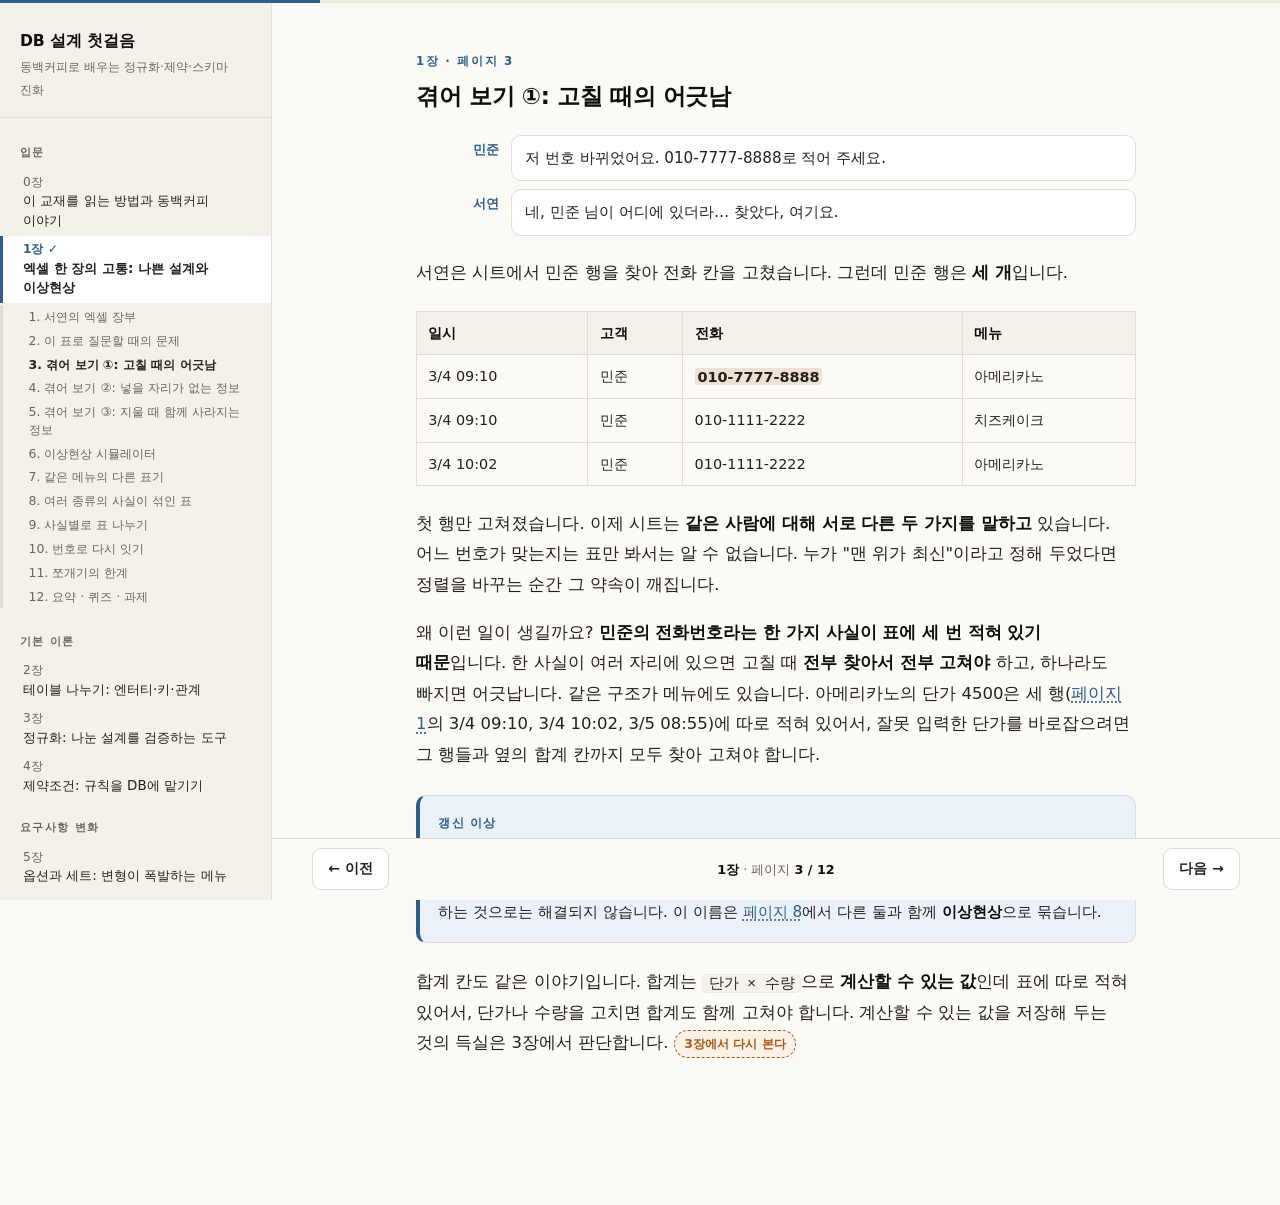
<file: docs/ch01.html>
<!DOCTYPE html>
<html lang="ko" data-chapter="ch01">
<head>
<meta charset="utf-8">
<meta name="viewport" content="width=device-width, initial-scale=1">
<title>1장 · 엑셀 한 장의 고통: 나쁜 설계와 이상현상 — DB 설계 첫걸음</title>
<link rel="stylesheet" href="assets/book.css">
</head>
<body>

<main id="book"><div class="inner">

<!-- ─────────────────────────────────────────── 페이지 1 -->
<section class="screen" data-title="서연의 엑셀 장부">
  <p class="kicker">1장 · 페이지 1</p>
  <h1>엑셀 한 장의 고통: 나쁜 설계와 이상현상</h1>

  <p class="lead">DB를 만들기 전, 동백커피는 <b>엑셀 시트 한 장</b>으로 돌아갔습니다. 이 장에서는 그 시트가
  어떤 문제를 일으키는지 <b>직접 겪어 보고</b>, 그 원인을 찾아 표를 나눕니다. 이상현상이나 정규화 같은 정식 이름은 겪은 뒤에 붙입니다.
  겪는 것이 먼저이고 이름은 나중입니다.</p>

  <div class="box note">
    <p class="box-t">이 장의 진행</p>
    <ol>
      <li><b>페이지 1~2</b> — 서연의 장부를 읽고, 이 표로 물어볼 때 어디가 불편한지 봅니다.</li>
      <li><b>페이지 3~7</b> — 고치기·넣기·지우기가 각각 어떻게 어긋나는지 겪고, 위젯으로 직접 재현합니다. 이름 표기가 흔들리는 문제도 봅니다.</li>
      <li><b>페이지 8~10</b> — 문제의 원인을 하나로 모으고, 표를 사실 단위로 쪼갠 뒤, 번호로 다시 잇습니다.</li>
      <li><b>페이지 11~12</b> — 쪼개기가 늘 옳은 것은 아니라는 한계를 보고 정리합니다.</li>
    </ol>
  </div>

  <p>다음은 서연이 3월 첫 주에 쓴 장부의 앞부분입니다. 손님이 메뉴를 사면 한 줄씩 적습니다.</p>

  <div class="table-wrap">
    <table>
      <tr><th>일시</th><th>고객</th><th>전화</th><th>메뉴</th><th>단가</th><th>수량</th><th>합계</th><th>결제</th><th>바리스타</th></tr>
      <tr><td>3/4 09:10</td><td>민준</td><td>010-1111-2222</td><td>아메리카노</td><td>4500</td><td>2</td><td>9000</td><td>카드</td><td>지호</td></tr>
      <tr><td>3/4 09:10</td><td>민준</td><td>010-1111-2222</td><td>치즈케이크</td><td>6500</td><td>1</td><td>6500</td><td>카드</td><td>지호</td></tr>
      <tr><td>3/4 09:25</td><td>소라</td><td>010-3333-4444</td><td>카페라떼</td><td>5000</td><td>1</td><td>5000</td><td>현금</td><td>지호</td></tr>
      <tr><td>3/4 10:02</td><td>민준</td><td>010-1111-2222</td><td>아메리카노</td><td>4500</td><td>1</td><td>4500</td><td>카드</td><td>서연</td></tr>
      <tr><td>3/5 08:55</td><td>소라</td><td>010-3333-4444</td><td>아메리카노</td><td>4500</td><td>1</td><td>4500</td><td>현금</td><td>지호</td></tr>
      <tr><td>3/5 09:40</td><td>도윤</td><td>010-5555-6666</td><td>카페라떼</td><td>5000</td><td>2</td><td>10000</td><td>카드</td><td>서연</td></tr>
    </table>
  </div>

  <p>0장에서 배운 습관대로 먼저 물어봅시다. <b>이 표의 한 행은 무엇을 뜻하나요?</b>
  "어느 주문의 메뉴 하나와 그 수량", 즉 <b>주문 라인</b>입니다. 민준이 3/4 09:10에 아메리카노 2잔과 치즈케이크 1개를
  함께 샀기 때문에 그 주문은 두 행입니다. 합계 열은 <code>단가 × 수량</code>입니다.</p>

  <div class="dialog">
    <div class="line"><div class="who">서연</div><div class="say">
      <p>한 주에 이백 줄 정도라 필터만 걸면 되고, 한눈에 보여서 편했어요.</p></div></div>
    <div class="line"><div class="who">지호</div><div class="say">
      <p>저는 손님 앞에서 메뉴를 치는 대로 옆 칸에 가격을 적었어요. 가게가 작을 땐 이게 제일 빠르죠.</p></div></div>
  </div>

  <p>실제로 이 시트는 한동안 잘 돌아갔습니다. 표가 하나뿐이고 쓰는 사람이 둘뿐이라 부딪힐 일이 적었기 때문입니다.
  이 장은 엑셀을 깎아내리려는 것이 아닙니다. 다만 <b>같은 시트가 어떤 질문과 어떤 변경 앞에서 어긋나기 시작하는지</b>를 봅니다.
  이 표에는 주문 번호 열이 없다는 점도 눈여겨보세요. 같은 일시에 같은 고객이면 같은 주문이라고, 사람이 눈으로 묶어서 읽고 있습니다.</p>
</section>

<!-- ─────────────────────────────────────────── 페이지 2 -->
<section class="screen" data-title="이 표로 질문할 때의 문제">
  <p class="kicker">1장 · 페이지 2</p>
  <h2>이 표로 질문할 때의 문제</h2>

  <p>장사가 자리를 잡자 서연이 궁금한 것이 늘었습니다.</p>

  <div class="dialog">
    <div class="line"><div class="who">서연</div><div class="say">
      <p>이번 주에 메뉴마다 얼마씩 팔렸는지, 카드랑 현금이 얼마인지 알고 싶어요.
      그리고 3월 4일에 주문이 몇 건이었는지, 손님이 몇 명 왔는지도요.</p></div></div>
  </div>

  <p>한 주 전체는 길어서, 앞 페이지의 여섯 행만으로 하나씩 답해 봅시다.</p>

  <div class="box note">
    <p class="box-t">다시 보기: 페이지 1의 시트 (답에 필요한 다섯 열만)</p>
    <div class="table-wrap">
      <table>
        <tr><th>일시</th><th>고객</th><th>메뉴</th><th>합계</th><th>결제</th></tr>
        <tr style="background:var(--hl-bg)"><td>3/4 09:10</td><td>민준</td><td>아메리카노</td><td>9000</td><td>카드</td></tr>
        <tr style="background:var(--hl-bg)"><td>3/4 09:10</td><td>민준</td><td>치즈케이크</td><td>6500</td><td>카드</td></tr>
        <tr style="background:var(--hl-bg)"><td>3/4 09:25</td><td>소라</td><td>카페라떼</td><td>5000</td><td>현금</td></tr>
        <tr style="background:var(--hl-bg)"><td>3/4 10:02</td><td>민준</td><td>아메리카노</td><td>4500</td><td>카드</td></tr>
        <tr><td>3/5 08:55</td><td>소라</td><td>아메리카노</td><td>4500</td><td>현금</td></tr>
        <tr><td>3/5 09:40</td><td>도윤</td><td>카페라떼</td><td>10000</td><td>카드</td></tr>
      </table>
    </div>
    <p>음영을 넣은 네 행이 3/4 질문 두 개의 근거입니다. 위의 두 행은 일시와 고객이 같아서 한 주문입니다.
    메뉴별·결제수단별 매출은 여섯 행 전부의 합계 열을 더합니다.</p>
  </div>

  <div class="table-wrap">
    <table>
      <tr><th style="width:11rem">질문</th><th>엑셀에서 답하는 법</th><th>답</th></tr>
      <tr><td>메뉴별 매출</td><td>필터로 메뉴를 고르고 합계를 더하거나, 엑셀의 조건부 합계 함수(<code>SUMIF</code>)를 씁니다.</td>
          <td>아메리카노 18000, 카페라떼 15000, 치즈케이크 6500 (합 39500)</td></tr>
      <tr><td>결제수단별 매출</td><td>같은 방식으로 결제 열을 조건으로 더합니다.</td>
          <td>카드 30000, 현금 9500</td></tr>
      <tr><td>3/4 주문 건수</td><td>3/4 행이 4개입니다. 하지만 <b>행 수가 곧 주문 수는 아닙니다.</b> 일시와 고객이 같은 두 행이 한 주문이라, 사람이 묶어서 세야 합니다.</td>
          <td>3건</td></tr>
      <tr><td>3/4 손님 수</td><td>3/4 행의 고객 열에 민준이 세 번 나옵니다. 중복을 걷어내며 세야 합니다.</td>
          <td>2명</td></tr>
    </table>
  </div>

  <p>앞의 두 질문은 시트가 잘 답합니다. 뒤의 두 질문에서 걸리는 이유는 <b>질문의 단위와 행의 단위가 다르기</b> 때문입니다.
  이 표의 한 행은 <b>주문 라인</b>인데 서연의 질문은 <b>주문</b>과 <b>손님</b>에 관한 것입니다.
  주문 건수를 세려면 "일시와 고객이 같은 행을 하나로 묶는" 작업을 사람이 해야 하고,
  손님 수를 세려면 "같은 사람을 한 번만" 세는 작업을 해야 합니다.</p>

  <div class="box warn">
    <p class="box-t">표를 볼 때의 습관 두 번째 질문</p>
    <p>"한 행이 무엇을 뜻하는가?"에 이어 <b>"내가 세고 싶은 것은 그 행과 같은 단위인가?"</b>를 물어보세요.
    다르면 그 사이를 사람이 메워야 하고, 사람이 메우는 곳에서 실수가 생깁니다.</p>
  </div>

  <p>여섯 행에서는 눈으로 세도 됩니다. 이백 행, 이만 행이 되면 어떨까요?
  이 페이지의 질문들은 아직 <b>읽기</b>였습니다. 진짜 문제는 <b>고치고, 넣고, 지울 때</b> 나옵니다. 다음 세 페이지에서 봅니다.</p>
</section>

<!-- ─────────────────────────────────────────── 페이지 3 -->
<section class="screen" data-title="겪어 보기 ①: 고칠 때의 어긋남">
  <p class="kicker">1장 · 페이지 3</p>
  <h2>겪어 보기 ①: 고칠 때의 어긋남</h2>

  <div class="dialog">
    <div class="line"><div class="who">민준</div><div class="say">
      <p>저 번호 바뀌었어요. 010-7777-8888로 적어 주세요.</p></div></div>
    <div class="line"><div class="who">서연</div><div class="say">
      <p>네, 민준 님이 어디에 있더라… 찾았다, 여기요.</p></div></div>
  </div>

  <p>서연은 시트에서 민준 행을 찾아 전화 칸을 고쳤습니다. 그런데 민준 행은 <b>세 개</b>입니다.</p>

  <div class="table-wrap">
    <table>
      <tr><th>일시</th><th>고객</th><th>전화</th><th>메뉴</th></tr>
      <tr><td>3/4 09:10</td><td>민준</td><td><span class="hl">010-7777-8888</span></td><td>아메리카노</td></tr>
      <tr><td>3/4 09:10</td><td>민준</td><td>010-1111-2222</td><td>치즈케이크</td></tr>
      <tr><td>3/4 10:02</td><td>민준</td><td>010-1111-2222</td><td>아메리카노</td></tr>
    </table>
  </div>

  <p>첫 행만 고쳐졌습니다. 이제 시트는 <b>같은 사람에 대해 서로 다른 두 가지를 말하고</b> 있습니다.
  어느 번호가 맞는지는 표만 봐서는 알 수 없습니다. 누가 "맨 위가 최신"이라고 정해 두었다면 정렬을 바꾸는 순간 그 약속이 깨집니다.</p>

  <p>왜 이런 일이 생길까요? <b>민준의 전화번호라는 한 가지 사실이 표에 세 번 적혀 있기 때문</b>입니다.
  한 사실이 여러 자리에 있으면 고칠 때 <b>전부 찾아서 전부 고쳐야</b> 하고, 하나라도 빠지면 어긋납니다.
  같은 구조가 메뉴에도 있습니다. 아메리카노의 단가 4500은 세 행(페이지 1의 3/4 09:10, 3/4 10:02, 3/5 08:55)에 따로 적혀 있어서,
  잘못 입력한 단가를 바로잡으려면 그 행들과 옆의 합계 칸까지 모두 찾아 고쳐야 합니다.</p>

  <div class="box note">
    <p class="box-t">갱신 이상</p>
    <p>같은 사실이 여러 곳에 적혀 있어서, 고칠 때 일부만 바뀌고 <b>데이터가 서로 모순되는 현상</b>입니다.
    지호나 서연이 부주의해서가 아니라 <b>표의 모양이 실수를 부르는</b> 것입니다. 사람에게 "조심하라"고 하는 것으로는 해결되지 않습니다.
    이 이름은 페이지 8에서 다른 둘과 함께 <b>이상현상</b>으로 묶습니다.</p>
  </div>

  <p>합계 칸도 같은 이야기입니다. 합계는 <code>단가 × 수량</code>으로 <b>계산할 수 있는 값</b>인데 표에 따로 적혀 있어서,
  단가나 수량을 고치면 합계도 함께 고쳐야 합니다. 계산할 수 있는 값을 저장해 두는 것의 득실은 3장에서 판단합니다.
  <span class="later">3장에서 다시 본다</span></p>
</section>

<!-- ─────────────────────────────────────────── 페이지 4 -->
<section class="screen" data-title="겪어 보기 ②: 넣을 자리가 없는 정보">
  <p class="kicker">1장 · 페이지 4</p>
  <h2>겪어 보기 ②: 넣을 자리가 없는 정보</h2>

  <div class="dialog">
    <div class="line"><div class="who">서연</div><div class="say">
      <p>다음 주부터 바닐라라떼(5500원)를 팔 거예요. 메뉴판에 올려 둬야 손님이 물어봐도 답하죠.</p></div></div>
    <div class="line"><div class="who">지호</div><div class="say">
      <p>시트 어디에 적죠? 아직 한 잔도 안 팔렸는데요.</p></div></div>
  </div>

  <p>시트에는 <b>메뉴 목록이 없습니다.</b> 메뉴 이름과 단가는 주문 행 안에만 존재합니다. 그래서 세 가지 선택지가 있습니다.</p>

  <ol>
    <li><b>빈 행을 하나 만든다</b> — 바닐라라떼와 5500만 적고 일시·고객·수량은 비워 둡니다.
    그런데 이 행은 <b>주문 라인이 아닌데 주문 라인의 모양을 하고</b> 있습니다.
    "바닐라라떼가 몇 번 팔렸나"를 행 수로 세면 1건이 나옵니다. 한 잔도 안 팔렸는데도요.</li>
    <li><b>시트 구석에 메모한다</b> — 표 밖에 적은 정보는 <code>SUMIF</code>나 필터가 보지 못하고,
    나중에 주문 행의 단가와 메모가 어긋나도 알려 주는 사람이 없습니다.</li>
    <li><b>첫 주문이 들어올 때까지 기다린다</b> — 그때까지 바닐라라떼의 가격은 시트 어디에도 없습니다.
    손님이 가격을 물으면 지호는 기억에 의존해야 합니다.</li>
  </ol>

  <p>같은 일이 손님에게도 일어납니다. 회원 가입만 하고 아직 주문하지 않은 손님의 전화번호는 시트 어디에 적을까요?</p>

  <div class="box note">
    <p class="box-t">삽입 이상</p>
    <p>어떤 사실을 저장하고 싶은데, <b>다른 사실이 함께 있어야만</b> 넣을 자리가 생기는 현상입니다.
    이 표에서 메뉴의 사실(이름·가격)과 고객의 사실(이름·전화)은 <b>주문 라인이라는 행에 딸려서만</b> 존재할 수 있습니다.
    주문 없이는 메뉴도 손님도 표에 존재할 수 없다는 뜻입니다.</p>
  </div>
</section>

<!-- ─────────────────────────────────────────── 페이지 5 -->
<section class="screen" data-title="겪어 보기 ③: 지울 때 함께 사라지는 정보">
  <p class="kicker">1장 · 페이지 5</p>
  <h2>겪어 보기 ③: 지울 때 함께 사라지는 정보</h2>

  <div class="dialog">
    <div class="line"><div class="who">민준</div><div class="say">
      <p>아까 09:10 주문, 취소해 주세요. 결제도 취소할게요.</p></div></div>
    <div class="line"><div class="who">서연</div><div class="say">
      <p>네. 장부에서 그 주문은 지울게요.</p></div></div>
  </div>

  <p>서연은 취소된 주문, 즉 3/4 09:10 민준의 두 행(아메리카노 2잔, 치즈케이크 1개)을 지웠습니다. 남은 시트를 봅시다.</p>

  <div class="table-wrap">
    <table>
      <tr><th>일시</th><th>고객</th><th>전화</th><th>메뉴</th><th>단가</th><th>수량</th></tr>
      <tr><td>3/4 09:25</td><td>소라</td><td>010-3333-4444</td><td>카페라떼</td><td>5000</td><td>1</td></tr>
      <tr><td>3/4 10:02</td><td>민준</td><td>010-1111-2222</td><td>아메리카노</td><td>4500</td><td>1</td></tr>
      <tr><td>3/5 08:55</td><td>소라</td><td>010-3333-4444</td><td>아메리카노</td><td>4500</td><td>1</td></tr>
      <tr><td>3/5 09:40</td><td>도윤</td><td>010-5555-6666</td><td>카페라떼</td><td>5000</td><td>2</td></tr>
    </table>
  </div>

  <p>이 표에 <b>치즈케이크</b>는 없습니다. 치즈케이크가 주문된 행은 방금 지운 한 줄뿐이었기 때문입니다.
  이제 시트 어디에서도 <b>치즈케이크가 있었다는 것도, 가격이 6500원이었다는 것도</b> 알 수 없습니다.
  서연은 주문 하나를 지웠을 뿐인데 메뉴 정보까지 함께 사라졌습니다.</p>

  <p>민준의 전화번호는 다른 행에 남아 있어 무사합니다. 만약 취소된 것이 도윤의 유일한 주문이었다면
  도윤의 전화번호가 함께 사라졌을 것입니다. 남느냐 사라지느냐는 <b>다른 행에 우연히 같은 정보가 있느냐</b>에 달렸고,
  그 우연에 기대는 설계는 위험합니다.</p>

  <div class="box note">
    <p class="box-t">삭제 이상</p>
    <p>어떤 사실을 지우려고 행을 지웠더니, <b>그 행에 딸려 있던 전혀 다른 사실까지 함께</b> 사라지는 현상입니다.
    삽입 이상과 뿌리가 같습니다. 메뉴의 사실이 주문 라인의 행에 딸려 있어서, 행이 사라지면 함께 사라집니다.</p>
  </div>
</section>

<!-- ─────────────────────────────────────────── 페이지 6 (위젯) -->
<section class="screen" data-title="이상현상 시뮬레이터">
  <p class="kicker">1장 · 페이지 6</p>
  <h2>이상현상 시뮬레이터</h2>

  <p>세 가지를 글로 읽었으니 직접 눌러서 확인해 봅시다. <b>결론은 앞의 세 페이지에 이미 있습니다.</b>
  위젯은 그것이 정말 그렇게 되는지 손으로 보는 도구입니다. 아래의 탭으로 실험을 고르고,
  <b>표 안의 표시된 칸이나 버튼을 눌러</b> 보세요. 탭을 바꾸면 표가 처음 상태로 돌아갑니다.</p>

  <div id="sim-tabs" style="display:flex;gap:.5rem;flex-wrap:wrap;margin:1rem 0 .3rem"></div>
  <div id="sim-box"></div>
  <p id="sim-msg" role="status" style="margin:.6rem 0 1rem;padding:.8rem 1rem;border:1px solid var(--rule);border-radius:10px;background:var(--bg-soft);font-size:.92rem"></p>

  <p>세 실험에서 공통으로 확인할 것은 둘입니다. <b>같은 사실이 여러 자리에 있거나, 서로 다른 종류의 사실이 한 행에 함께 들어 있다는 것</b>입니다.
  이것이 다음 두 페이지에서 이유를 찾을 단서입니다.</p>

<script>
(function () {
  var BASE = [
    { id: 1, t: '3/4 09:10', c: '민준', p: '010-1111-2222', m: '아메리카노', pr: 4500, q: 2, pay: '카드', b: '지호' },
    { id: 2, t: '3/4 09:10', c: '민준', p: '010-1111-2222', m: '치즈케이크', pr: 6500, q: 1, pay: '카드', b: '지호' },
    { id: 3, t: '3/4 09:25', c: '소라', p: '010-3333-4444', m: '카페라떼', pr: 5000, q: 1, pay: '현금', b: '지호' },
    { id: 4, t: '3/4 10:02', c: '민준', p: '010-1111-2222', m: '아메리카노', pr: 4500, q: 1, pay: '카드', b: '서연' },
    { id: 5, t: '3/5 08:55', c: '소라', p: '010-3333-4444', m: '아메리카노', pr: 4500, q: 1, pay: '현금', b: '지호' },
    { id: 6, t: '3/5 09:40', c: '도윤', p: '010-5555-6666', m: '카페라떼', pr: 5000, q: 2, pay: '카드', b: '서연' }
  ];
  var NEWPHONE = '010-7777-8888';
  var BTN = 'font:inherit;font-size:.82rem;padding:.35rem .8rem;border:1px solid var(--rule);border-radius:8px;background:var(--card);color:var(--fg);cursor:pointer';
  var BTN_ON = BTN + ';border-color:var(--accent);color:var(--accent);font-weight:700';
  var TABS = ['① 갱신 실험', '② 삽입 실험', '③ 삭제 실험'];
  var tabsEl = document.getElementById('sim-tabs'), box = document.getElementById('sim-box'),
      msg = document.getElementById('sim-msg');
  var rows, mode = 0;

  function reset() { rows = BASE.map(function (r) { var o = {}, k; for (k in r) { o[k] = r[k]; } return o; }); }
  function cell(v, style) { return '<td' + (style ? ' style="' + style + '"' : '') + '>' + v + '</td>'; }

  function status() {
    var i, r, k;
    if (mode === 0) {
      var ph = {}, fixed = 0;
      rows.forEach(function (x) { if (x.c === '민준') { ph[x.p] = (ph[x.p] || 0) + 1; if (x.p === NEWPHONE) { fixed++; } } });
      var kinds = Object.keys(ph);
      if (fixed === 0) { return '민준은 세 행에 적혀 있습니다. 새 번호는 ' + NEWPHONE + '입니다. 적을 행의 <b>점선 표시 칸</b>을 눌러 보세요. 한 곳만 눌러 보고, 그다음 나머지를 눌러 보세요.'; }
      if (kinds.length > 1) { return '지금 시트는 민준의 전화번호를 <b>' + kinds.length + '종류</b>로 말합니다(' + kinds.join(', ') + '). 어느 것이 맞는지 표만 봐서는 알 수 없습니다. 아직 못 고친 행이 ' + (3 - fixed) + '개 있습니다.'; }
      return '3곳을 모두 찾아 고쳐서 하나로 맞췄습니다. 이번에는 성공했지만, 이것은 <b>사람이 빠짐없이 찾았기 때문</b>입니다. 민준의 행이 3개가 아니라 300개였다면?';
    }
    if (mode === 1) {
      var ghost = rows.some(function (x) { return x.id === 99; });
      if (!ghost) { return '바닐라라떼(5500원)를 표에 적어 두고 싶습니다. 아래 버튼을 눌러 보세요.'; }
      return '메뉴 정보를 적으려고 만든 행은 일시·고객·수량이 빈 <b>주문 아닌 주문</b>입니다. 행은 ' + rows.length + '개가 되었고, 이 행을 "바닐라라떼가 팔린 행"으로 세면 <b>한 잔도 안 팔렸는데 1건</b>입니다. 이 행은 주문이 아니므로 지우면 가격 정보도 함께 사라집니다(③ 삭제 실험에서 같은 원리를 확인합니다).';
    }
    var removed = BASE.length - rows.length, lost = [];
    var seenM = {}, seenC = {};
    BASE.forEach(function (b) { seenM[b.m] = b.pr; seenC[b.c] = b.p; });
    for (k in seenM) { if (!rows.some(function (x) { return x.m === k; })) { lost.push('메뉴 <b>' + k + '(' + seenM[k] + '원)</b>'); } }
    for (k in seenC) { if (!rows.some(function (x) { return x.c === k; })) { lost.push('고객 <b>' + k + '(' + seenC[k] + ')</b>'); } }
    if (removed === 0) { return '오른쪽 끝의 삭제 버튼으로 주문 한 줄을 지워 보세요. 치즈케이크 행과 도윤 행은 특히 볼 만합니다.'; }
    if (lost.length === 0) { return '행 ' + removed + '개를 지웠지만 사라진 정보는 없습니다. 지운 행의 메뉴와 고객이 <b>다른 행에도 있었기</b> 때문입니다. 그 정보가 사라지는 것은 "마지막 한 줄"을 지울 때입니다.'; }
    return '행 ' + removed + '개를 지웠더니 이 표에서 더는 찾을 수 없는 정보가 생겼습니다: ' + lost.join(', ') + '. 지우려던 것은 주문이었는데 메뉴나 고객의 사실이 함께 사라졌습니다.';
  }

  function render() {
    tabsEl.innerHTML = TABS.map(function (t, i) { return '<button type="button" data-tab="' + i + '" style="' + (i === mode ? BTN_ON : BTN) + '">' + t + '</button>'; }).join('');
    var h = '<div class="table-wrap" style="margin:.6rem 0"><table><tr><th>일시</th><th>고객</th><th>전화</th><th>메뉴</th><th>단가</th><th>수량</th><th>합계</th><th>결제</th><th>바리스타</th>' + (mode === 2 ? '<th></th>' : '') + '</tr>';
    rows.forEach(function (r) {
      var g = r.id === 99, phStyle = 'white-space:nowrap';
      if (mode === 0 && r.c === '민준') {
        phStyle += r.p === NEWPHONE ? ';background:var(--good-bg)' : ';cursor:pointer;background:var(--accent-bg);border:1px dashed var(--accent)';
      }
      h += '<tr' + (g ? ' style="background:var(--bad-bg)"' : '') + '>' +
        cell(g ? '—' : r.t, 'white-space:nowrap') + cell(g ? '—' : r.c) +
        '<td style="' + phStyle + '"' + (mode === 0 && r.c === '민준' && r.p !== NEWPHONE ? ' data-ph="' + r.id + '"' : '') + '>' + (g ? '—' : r.p) + '</td>' +
        cell(r.m) + cell(r.pr) + cell(g ? '—' : r.q) + cell(g ? '—' : r.pr * r.q) + cell(g ? '—' : r.pay) + cell(g ? '—' : r.b) +
        (mode === 2 ? '<td><button type="button" data-del="' + r.id + '" style="' + BTN + ';padding:.15rem .5rem">삭제</button></td>' : '') + '</tr>';
    });
    h += '</table></div>';
    if (mode === 1 && !rows.some(function (x) { return x.id === 99; })) {
      h += '<button type="button" data-add="1" style="' + BTN + '">바닐라라떼 5500원 등록하기</button>';
    }
    h += ' <button type="button" data-reset="1" style="' + BTN + ';margin-left:.4rem">처음으로</button>';
    box.innerHTML = h;
    msg.innerHTML = status();
  }

  document.addEventListener('click', function (e) {
    var t = e.target, tab = t.getAttribute && t.getAttribute('data-tab');
    if (!box.contains(t) && !tabsEl.contains(t)) { return; }
    if (tab !== null) { mode = +tab; reset(); render(); return; }
    if (t.getAttribute('data-reset')) { reset(); render(); return; }
    if (t.getAttribute('data-add')) {
      rows.push({ id: 99, t: '', c: '', p: '', m: '바닐라라떼', pr: 5500, q: 0, pay: '', b: '' }); render(); return;
    }
    var del = t.getAttribute('data-del');
    if (del) { rows = rows.filter(function (x) { return String(x.id) !== del; }); render(); return; }
    var ph = t.getAttribute('data-ph');
    if (ph && mode === 0) { rows.forEach(function (x) { if (String(x.id) === ph) { x.p = NEWPHONE; } }); render(); }
  });

  reset(); render();
})();
</script>
</section>

<!-- ─────────────────────────────────────────── 페이지 7 -->
<section class="screen" data-title="같은 메뉴의 다른 표기">
  <p class="kicker">1장 · 페이지 7</p>
  <h2>같은 메뉴의 다른 표기</h2>

  <p>2주가 지난 시트의 일부입니다. 바쁜 시간에 지호와 서연이 메뉴 이름을 손으로 쳤습니다.</p>

  <div class="table-wrap">
    <table>
      <tr><th>일시</th><th>고객</th><th>메뉴 (입력된 그대로)</th><th>단가</th><th>수량</th><th>합계</th></tr>
      <tr><td>3/18 09:02</td><td>소라</td><td>아메리카노</td><td>4500</td><td>1</td><td>4500</td></tr>
      <tr><td>3/18 09:15</td><td>민준</td><td>아메</td><td>4500</td><td>2</td><td>9000</td></tr>
      <tr><td>3/19 08:50</td><td>도윤</td><td><code>"아메리카노 "</code> (끝에 공백)</td><td>4500</td><td>1</td><td>4500</td></tr>
      <tr><td>3/19 10:12</td><td>소라</td><td>아메리카나 (오타)</td><td>4500</td><td>1</td><td>4500</td></tr>
    </table>
  </div>

  <p>네 행 모두 <b>아메리카노</b>입니다. 그런데 서연이 "아메리카노 매출"을 <code>SUMIF</code>로 구하면
  <b>정확히 같은 글자</b>인 행만 더해서 4500이 나옵니다. 실제 매출은 22500입니다.
  끝의 공백은 눈에도 보이지 않습니다. 표기 하나가 어긋날 때마다 매출은 조용히 줄어듭니다.</p>

  <div class="box bad">
    <p class="box-t">오류 없이 나오는 틀린 답</p>
    <p>이 문제가 위험한 이유는 <b>오류 메시지가 없다는 것</b>입니다. 시트는 22500이 아닌 4500을 아무 경고 없이 보여 주고,
    서연은 그 숫자를 믿고 아메리카노를 덜 팔리는 메뉴로 판단할 수 있습니다.</p>
  </div>

  <p>이것은 앞의 세 이상현상과 다른 종류의 문제처럼 보입니다. 하지만 원인을 거슬러 가 보면 같습니다.
  <b>"아메리카노"라는 메뉴의 이름</b>이 메뉴 한 곳이 아니라 <b>주문 행마다 손으로 적혀</b> 있기 때문입니다.
  표기가 달라질 수 있는 자리가 행마다 있으니 언젠가 달라집니다.</p>

  <p>이런 상태를 데이터의 <span class="term" data-term="integrity">무결성</span>이 깨졌다고 말합니다.
  무결성이란 데이터가 <b>서로 모순되지 않고 정해진 규칙에 맞는 상태</b>입니다.
  이 시트에는 "메뉴 이름은 정해진 몇 개 중 하나여야 한다"는 규칙을 적어 둘 곳이 없습니다.</p>

  <details class="fold">
    <summary>더 깊이: 엑셀 드롭다운 목록</summary>
    <div class="fold-body">
      <p>엑셀의 데이터 유효성 검사로 메뉴 칸에 <b>드롭다운 목록</b>을 걸면 오타는 상당히 막힙니다. 효과적인 대응입니다.
      그런데 드롭다운이 참조하는 <b>목록이 시트의 다른 곳에 있어야</b> 합니다. 그 목록이 바로 "메뉴 표"입니다.
      다시 말해 이 해법은 엑셀 안에서 <b>표를 하나 더 만든 것</b>이고, 이 장이 가려는 방향과 같습니다.
      다만 엑셀에서는 그 목록과 주문 행의 연결이 글자 일치에 의존하고, 목록의 이름을 고치면 이미 입력된 행은 그대로 남습니다.</p>
    </div>
  </details>
</section>

<!-- ─────────────────────────────────────────── 페이지 8 -->
<section class="screen" data-title="여러 종류의 사실이 섞인 표">
  <p class="kicker">1장 · 페이지 8</p>
  <h2>여러 종류의 사실이 섞인 표</h2>

  <p>지금까지 겪은 네 가지 문제를 하나로 모아 봅시다. 시트의 열을 <b>누구에 관한 사실인가</b>로 분류합니다.</p>

  <div class="table-wrap">
    <table>
      <tr><th>열</th><th>누구에 관한 사실인가</th><th>실제 개수 (페이지 1의 여섯 행 기준)</th><th>시트에 적힌 횟수</th></tr>
      <tr><td style="background:var(--accent-bg)">메뉴, 단가</td><td style="background:var(--accent-bg)">메뉴</td><td>메뉴 3종</td><td>6번</td></tr>
      <tr><td style="background:var(--good-bg)">고객, 전화</td><td style="background:var(--good-bg)">고객</td><td>고객 3명</td><td>6번</td></tr>
      <tr><td style="background:var(--warn-bg)">일시, 결제, 바리스타</td><td style="background:var(--warn-bg)">주문</td><td>주문 5건</td><td>6번</td></tr>
      <tr><td>수량</td><td>주문 라인</td><td>라인 6줄</td><td>6번</td></tr>
      <tr><td style="background:var(--bad-bg)">합계</td><td style="background:var(--bad-bg)">다른 열로 계산 가능한 값</td><td>—</td><td>6번</td></tr>
    </table>
  </div>

  <p>이 표를 읽으면 문제가 보입니다. <b>이 여섯 행에 담긴 메뉴는 3종, 고객은 3명, 주문은 5건뿐인데 시트는 그것들을 모두 6번씩 적고 있습니다.</b>
  6이라는 숫자는 주문 라인의 개수일 뿐입니다. 한 행이 <b>메뉴·고객·주문·라인이라는 네 종류의 사실을 한꺼번에</b> 담고 있기 때문에 이런 중복이 생깁니다.</p>

  <p>이제 네 가지 문제가 한 원인에서 나온 것으로 정리됩니다.</p>
  <ul>
    <li><b>갱신 이상</b> — 같은 사실이 여러 번 적혀 있어서, 고칠 때 일부만 고쳐집니다.</li>
    <li><b>삽입 이상</b> — 메뉴·고객 사실이 라인 행에 딸려 있어서, 라인 없이는 넣을 자리가 없습니다.</li>
    <li><b>삭제 이상</b> — 같은 이유로, 라인 행을 지우면 딸려 있던 사실도 함께 사라집니다.</li>
    <li><b>표기 흔들림</b> — 같은 사실을 손으로 여러 번 적으니, 적을 때마다 조금씩 달라집니다.</li>
  </ul>

  <div class="box note">
    <p class="box-t">이름 붙이기</p>
    <p>같은 사실이 여러 곳에 적힌 것을 <span class="term" data-term="redundancy">중복</span>이라고 부르고,
    중복과 사실의 뒤섞임 때문에 고치기·넣기·지우기에서 생기는 오류를 통틀어
    <span class="term" data-term="anomaly">이상현상</span>이라고 부릅니다.
    <b>이상현상은 버그가 아니라 설계 결함</b>입니다. 코드를 아무리 조심스럽게 써도, 표의 모양이 이렇게 생겼다면 언젠가 생깁니다.</p>
  </div>

  <p>여기서 얻은 <b>점검 기준</b> 하나를 기억해 두세요. <b>"이 표의 한 행이 정확히 한 종류의 사실만 뜻하는가?"</b>
  이 표는 통과하지 못합니다. 이 기준을 엄밀하게 다듬은 것이 3장의 정규화입니다. 지금은 직관으로 씁니다.</p>
</section>

<!-- ─────────────────────────────────────────── 페이지 9 -->
<section class="screen" data-title="사실별로 표 나누기">
  <p class="kicker">1장 · 페이지 9</p>
  <h2>사실별로 표 나누기</h2>

  <p>기준이 정해졌으니 표를 나눕니다. <b>메뉴는 메뉴끼리, 고객은 고객끼리, 주문은 주문끼리, 주문 라인은 주문 라인끼리</b> 네 표에 담습니다.
  먼저 전체 모양을 봅시다.</p>

  <figure class="fig">
    <svg viewBox="0 0 680 150" role="img" aria-label="member, orders, order_line, menu 네 표가 member_id, order_id, menu_id로 이어진 그림">
      <g class="svg-line" fill="none" stroke-width="1.4">
        <rect x="10" y="10" width="120" height="120" rx="6"/>
        <rect x="190" y="10" width="120" height="120" rx="6"/>
        <rect x="370" y="10" width="120" height="120" rx="6"/>
        <rect x="550" y="10" width="120" height="120" rx="6"/>
        <path d="M130 60 H190"/><path d="M310 60 H370"/><path d="M490 60 H550"/>
      </g>
      <g class="svg-fg" font-size="13" font-weight="700" text-anchor="middle">
        <text x="70" y="30">member</text><text x="250" y="30">orders</text>
        <text x="430" y="30">order_line</text><text x="610" y="30">menu</text>
      </g>
      <g class="svg-muted" font-size="10.5" text-anchor="middle">
        <text x="70" y="52">member_id</text><text x="70" y="68">name</text><text x="70" y="84">phone</text>
        <text x="250" y="52">order_id</text><text x="250" y="68">ordered_at</text><text x="250" y="84">member_id</text>
        <text x="250" y="100">payment</text><text x="250" y="116">barista</text>
        <text x="430" y="52">order_id</text><text x="430" y="68">menu_id</text><text x="430" y="84">quantity</text>
        <text x="610" y="52">menu_id</text><text x="610" y="68">name</text><text x="610" y="84">price</text>
        <text x="160" y="54">member_id</text><text x="340" y="54">order_id</text><text x="520" y="54">menu_id</text>
      </g>
    </svg>
    <figcaption>선은 "같은 이름의 열로 이어진다"는 뜻입니다. 주문은 고객을 번호로 가리키고, 주문 라인은 주문과 메뉴를 번호로 가리킵니다.
    <code>member</code>(고객)와 <code>orders</code>(주문)의 열 구성은 이 장에서의 직관적인 초안입니다.</figcaption>
  </figure>

  <p>각 표의 실제 내용은 다음과 같습니다. 페이지 1의 시트에서 옮겼고, 번호(<code>member_id</code>, <code>order_id</code>)는 이 장에서 새로 붙였습니다. <code>menu</code>와 주문 101·102의 라인은 0장과 같은 값입니다.</p>

  <div class="table-wrap">
    <table>
      <tr><th colspan="3"><code>menu</code> — 한 행은 메뉴 한 종류</th></tr>
      <tr><th>menu_id</th><th>name</th><th>price</th></tr>
      <tr><td>1</td><td>아메리카노</td><td>4500</td></tr>
      <tr><td>2</td><td>카페라떼</td><td>5000</td></tr>
      <tr><td>3</td><td>치즈케이크</td><td>6500</td></tr>
    </table>
  </div>

  <div class="table-wrap">
    <table>
      <tr><th colspan="3"><code>member</code> — 한 행은 고객 한 명</th></tr>
      <tr><th>member_id</th><th>name</th><th>phone</th></tr>
      <tr><td>1</td><td>민준</td><td>010-1111-2222</td></tr>
      <tr><td>2</td><td>소라</td><td>010-3333-4444</td></tr>
      <tr><td>3</td><td>도윤</td><td>010-5555-6666</td></tr>
    </table>
  </div>

  <div class="table-wrap">
    <table>
      <tr><th colspan="5"><code>orders</code> — 한 행은 주문 한 건 (연도는 생략)</th></tr>
      <tr><th>order_id</th><th>ordered_at</th><th>member_id</th><th>payment</th><th>barista</th></tr>
      <tr><td>101</td><td>3/4 09:10</td><td>1</td><td>카드</td><td>지호</td></tr>
      <tr><td>102</td><td>3/4 09:25</td><td>2</td><td>현금</td><td>지호</td></tr>
      <tr><td>103</td><td>3/4 10:02</td><td>1</td><td>카드</td><td>서연</td></tr>
      <tr><td>104</td><td>3/5 08:55</td><td>2</td><td>현금</td><td>지호</td></tr>
      <tr><td>105</td><td>3/5 09:40</td><td>3</td><td>카드</td><td>서연</td></tr>
    </table>
  </div>

  <div class="table-wrap">
    <table>
      <tr><th colspan="3"><code>order_line</code> — 한 행은 주문 안의 메뉴 한 줄</th></tr>
      <tr><th>order_id</th><th>menu_id</th><th>quantity</th></tr>
      <tr><td>101</td><td>1</td><td>2</td></tr>
      <tr><td>101</td><td>3</td><td>1</td></tr>
      <tr><td>102</td><td>2</td><td>1</td></tr>
      <tr><td>103</td><td>1</td><td>1</td></tr>
      <tr><td>104</td><td>1</td><td>1</td></tr>
      <tr><td>105</td><td>2</td><td>2</td></tr>
    </table>
  </div>

  <p>각 표는 이제 <b>한 종류의 사실만</b> 담습니다.
  표들을 이어 주는 열(<code>member_id</code>, <code>order_id</code>, <code>menu_id</code>)은 사실을 가리키는 <b>번호</b>이고,
  번호의 정식 이름(<span class="term" data-term="pk">기본키</span>와 <span class="term" data-term="fk">외래키</span>)과 번호를 고르는 법은 2장에서 다룹니다.</p>

  <p>네 가지 문제가 정말 사라졌는지 확인해 봅시다.</p>
  <ul>
    <li><b>갱신</b> — 민준의 전화번호는 <code>member</code>의 <b>한 행</b>에만 있습니다. 한 곳만 고치면 끝입니다.</li>
    <li><b>삽입</b> — 바닐라라떼는 <code>menu</code>에 행 하나를 추가하면 됩니다. 주문이 없어도 됩니다.</li>
    <li><b>삭제</b> — 주문 101을 지워도(<code>orders</code>의 한 행과 <code>order_line</code>의 두 행) <code>menu</code>의 치즈케이크는 그대로입니다.</li>
    <li><b>표기</b> — 메뉴 이름은 <code>menu</code>에 한 번만 적히고, 주문 라인은 번호 <code>menu_id</code>로 가리킵니다. 메뉴 이름에 오타가 들어갈 자리는 없습니다. 다만 <code>orders.payment</code>('카드'/'현금')는 여전히 글자로 적는 열이라, 같은 표기 문제가 남아 있습니다. 이런 열을 다루는 방법은 4장에서 봅니다.</li>
  </ul>

  <p>한편 이 초안에서 <b>합계 열은 사라졌습니다.</b> <code>단가 × 수량</code>으로 언제든 계산할 수 있기 때문입니다.
  이 결정의 득실은 3장에서 따져 봅니다. <span class="later">3장에서 다시 본다</span>
  페이지 8의 기준("한 행이 한 종류의 사실만")으로 보면 바리스타 이름도 "직원"이라는 다른 종류의 사실이라 분리 대상처럼 보입니다. 하지만 직원 관리는 이 교재의 범위 밖이라, 일단 <code>orders</code>의 열로 그대로 둡니다.
  이 열이 정말 문제인지는 3장에서 엄밀한 기준으로 판정합니다. <span class="later">3장에서 다시 본다</span></p>
</section>

<!-- ─────────────────────────────────────────── 페이지 10 -->
<section class="screen" data-title="번호로 다시 잇기">
  <p class="kicker">1장 · 페이지 10</p>
  <h2>번호로 다시 잇기</h2>

  <p>표를 나누자 이상현상은 사라졌지만 새로운 불편이 생겼습니다. 서연이 "주문 하나가 어땠는지" 볼 때 필요한 정보가
  <b>네 표에 흩어져</b> 있습니다. 페이지 1의 시트처럼 한눈에 보려면 표를 <b>번호로 다시 이어 붙여야</b> 합니다.
  0장에서 본 <span class="term" data-term="join">JOIN</span>이 바로 이 일을 합니다.</p>

<pre><span class="cap">-- 네 표를 이어 페이지 1의 시트와 같은 모양을 만든다</span><code>SELECT o.ordered_at, mb.name AS customer, m.name AS menu_name,
       ol.quantity, m.price * ol.quantity AS line_total,
       o.payment, o.barista
FROM   order_line AS ol
JOIN   orders AS o   ON o.order_id   = ol.order_id
JOIN   member AS mb  ON mb.member_id = o.member_id
JOIN   menu   AS m   ON m.menu_id    = ol.menu_id
ORDER BY o.order_id, m.menu_id;
</code></pre>

  <ol class="notes">
    <li><span class="ln">1~3행</span> <code>SELECT</code> 뒤는 결과 표에 보고 싶은 열입니다. 여러 표의 열을 섞어 고를 수 있습니다.
    <code>AS customer</code>처럼 <code>AS</code> 뒤의 이름은 결과 열의 이름표입니다. 고객과 메뉴 모두 열 이름이 <code>name</code>이라 그대로 두면 구별이 안 되어 이름을 다르게 붙였습니다.</li>
    <li><span class="ln">2행</span> <code>m.price * ol.quantity AS line_total</code> — 열끼리 계산한 값을 결과에 보여 줍니다.
    시트의 <b>합계 열이 저장되지 않아도 조회할 때 계산</b>하면 됩니다.</li>
    <li><span class="ln">4행</span> <code>FROM order_line</code> — 주문 라인에서 출발합니다. 이 표의 한 행이 결과의 한 행이 됩니다.</li>
    <li><span class="ln">5행</span> <code>orders</code>를 잇습니다. 라인의 <code>order_id</code>와 같은 <code>order_id</code>를 가진 주문 행이 짝입니다. 일시·결제·바리스타를 여기서 가져옵니다.</li>
    <li><span class="ln">6행</span> <code>member</code>를 잇습니다. 이번에는 <b>방금 붙인 <code>orders</code></b>의 <code>member_id</code>로 고객을 찾습니다. 앞 JOIN의 결과에 이어 붙이는 것입니다.</li>
    <li><span class="ln">7행</span> <code>menu</code>를 잇습니다. 라인의 <code>menu_id</code>로 메뉴 이름과 단가를 가져옵니다.</li>
    <li><span class="ln">8행</span> <code>ORDER BY</code>로 순서를 요청합니다. 0장에서 봤듯이 요청하지 않으면 순서를 보장하지 않습니다.</li>
  </ol>

  <p>결과는 페이지 1의 시트와 같은 여섯 줄입니다(전화번호·단가 열은 생략).</p>

  <div class="table-wrap">
    <table>
      <tr><th>ordered_at</th><th>customer</th><th>menu_name</th><th>quantity</th><th>line_total</th><th>payment</th><th>barista</th></tr>
      <tr><td>3/4 09:10</td><td>민준</td><td>아메리카노</td><td>2</td><td>9000</td><td>카드</td><td>지호</td></tr>
      <tr><td>3/4 09:10</td><td>민준</td><td>치즈케이크</td><td>1</td><td>6500</td><td>카드</td><td>지호</td></tr>
      <tr><td>3/4 09:25</td><td>소라</td><td>카페라떼</td><td>1</td><td>5000</td><td>현금</td><td>지호</td></tr>
      <tr><td>3/4 10:02</td><td>민준</td><td>아메리카노</td><td>1</td><td>4500</td><td>카드</td><td>서연</td></tr>
      <tr><td>3/5 08:55</td><td>소라</td><td>아메리카노</td><td>1</td><td>4500</td><td>현금</td><td>지호</td></tr>
      <tr><td>3/5 09:40</td><td>도윤</td><td>카페라떼</td><td>2</td><td>10000</td><td>카드</td><td>서연</td></tr>
    </table>
  </div>

  <div class="box note">
    <p class="box-t">다시 보기: 페이지 1의 시트 (위 결과와 같은 열만)</p>
    <p>위 결과와 한 행씩 맞춰 보세요. 열 이름만 다르고 값은 행마다 같습니다.</p>
    <div class="table-wrap">
      <table>
        <tr><th>일시</th><th>고객</th><th>메뉴</th><th>수량</th><th>합계</th><th>결제</th><th>바리스타</th></tr>
        <tr><td>3/4 09:10</td><td>민준</td><td>아메리카노</td><td>2</td><td>9000</td><td>카드</td><td>지호</td></tr>
        <tr><td>3/4 09:10</td><td>민준</td><td>치즈케이크</td><td>1</td><td>6500</td><td>카드</td><td>지호</td></tr>
        <tr><td>3/4 09:25</td><td>소라</td><td>카페라떼</td><td>1</td><td>5000</td><td>현금</td><td>지호</td></tr>
        <tr><td>3/4 10:02</td><td>민준</td><td>아메리카노</td><td>1</td><td>4500</td><td>카드</td><td>서연</td></tr>
        <tr><td>3/5 08:55</td><td>소라</td><td>아메리카노</td><td>1</td><td>4500</td><td>현금</td><td>지호</td></tr>
        <tr><td>3/5 09:40</td><td>도윤</td><td>카페라떼</td><td>2</td><td>10000</td><td>카드</td><td>서연</td></tr>
      </table>
    </div>
  </div>

  <div class="box note">
    <p class="box-t">쪼갠 표를 다시 합치기</p>
    <p>페이지 1의 시트와 이 결과는 <b>같은 정보</b>입니다(생략한 전화·단가 열도 <code>SELECT</code>에 넣으면 나옵니다). 시트는 합친 모양을 저장해 두었고,
    쪼갠 표들은 <b>사실을 한 번씩만 저장</b>하고 보여 줄 때 합칩니다. 저장은 나누고 보기는 합치는 것이
    이 교재 전체에서 쓰는 방식입니다.</p>
  </div>

  <div class="box warn">
    <p class="box-t">합치기의 비용</p>
    <p>이 조회는 표 네 개를 이어야 하므로 시트를 필터링하는 것보다 복잡하고, 데이터가 커지면 이어 붙이는 비용도 무시할 수 없습니다.
    이 비용을 어떻게 판단하는지는 3장에서, 잇는 열을 빠르게 만드는 방법은 7장에서 봅니다.
    <span class="later">3장에서 다시 본다</span></p>
  </div>
</section>

<!-- ─────────────────────────────────────────── 페이지 11 -->
<section class="screen" data-title="쪼개기의 한계">
  <p class="kicker">1장 · 페이지 11</p>
  <h2>쪼개기의 한계</h2>

  <p>지금까지는 쪼개는 쪽 이야기만 했습니다. 반대 관점도 봅시다.</p>

  <div class="table-wrap">
    <table>
      <tr><th style="width:9rem">관점</th><th>한 장짜리 시트</th><th>사실별로 쪼갠 표</th></tr>
      <tr><td>고치기</td><td>사실이 여러 곳에 있어 일부만 고칠 위험</td><td>사실이 한 곳에 있어 한 번만 고침</td></tr>
      <tr><td>한눈에 보기</td><td>모든 정보가 한 줄에 있어 바로 보임</td><td>보려면 표를 이어야 함(JOIN)</td></tr>
      <tr><td>쓰는 사람</td><td>혼자, 또는 둘이서 순서대로</td><td>여러 사람·프로그램이 동시에</td></tr>
      <tr><td>규모</td><td>수백 행이면 충분</td><td>행이 늘고 오래 쓸수록 장점이 커짐</td></tr>
      <tr><td>규칙 강제</td><td>사람의 주의력에 의존</td><td>DB에 규칙을 선언할 수 있음(4장)</td></tr>
      <tr><td>만드는 수고</td><td>바로 시작</td><td>설계에 시간이 듦</td></tr>
    </table>
  </div>

  <ul>
    <li><b>엑셀이 더 나은 경우가 실제로 있습니다.</b> 한 번 쓰고 버릴 집계, 혼자 쓰는 작은 표, 이리저리 뒤집어 보는 탐색 분석에는
    엑셀이 빠르고 편합니다. 이 교재의 결론은 "엑셀은 나쁘다"가 아니라 <b>"여러 사람이 오래 쓰며 값이 쌓이는 데이터는 구조를 설계해야 한다"</b>입니다.</li>
    <li><b>쪼개면 새로운 문제가 생깁니다.</b> 주문 101을 지울 때 <code>orders</code>의 행만 지우고 <code>order_line</code>의 행을 남기면,
    주문 없는 라인이 표에 남습니다. 표를 나누면 표 사이의 <b>일관성을 누가 지키느냐</b>가 새 문제가 됩니다.
    첫 번째 답(외래키)은 2장에서, 지울 때의 처리 규칙은 4장에서 봅니다.
    <span class="later">2장에서 다시 본다</span></li>
    <li><b>얼마나 쪼갤지에는 기준이 필요합니다.</b> 전화번호의 국번까지 표로 빼거나 색상, 단위 하나까지 표로 만들면 오히려 읽기 힘듭니다.
    페이지 8의 점검 기준("한 행이 한 종류의 사실만")은 직관일 뿐 엄밀하지 않습니다. 언제 멈출지는 3장이 다룹니다.</li>
    <li><b>보고서에는 한 장짜리 표가 필요할 수 있습니다.</b> 서연이 매일 보는 요약이 항상 네 표를 잇는 조회라면 느려질 수 있습니다.
    이럴 때 쪼갠 뒤에 <b>일부러 다시 합치는</b> 선택이 있습니다. <span class="later">7장에서 다시 본다</span></li>
  </ul>

  <div class="box note">
    <p class="box-t">이 장이 미룬 것</p>
    <p>이 장은 "표를 나누는 이유"까지만 답합니다. <b>무엇을 한 표로 볼지(엔터티), 행을 어떻게 구별할지(키), 표들이 어떤 관계인지</b>는
    2장에서, 나눈 결과가 옳은지 <b>엄밀하게 검증</b>하는 도구는 3장에서 다룹니다.</p>
  </div>
</section>

<!-- ─────────────────────────────────────────── 페이지 12 (마지막 페이지) -->
<section class="screen" data-title="요약 · 퀴즈 · 과제">
  <p class="kicker">1장 · 페이지 12</p>
  <h2>1장 마무리</h2>

  <div class="summary">
    <h3>핵심 요약</h3>
    <ol>
      <li>한 표에 여러 종류의 사실을 섞으면 <b>같은 사실이 여러 번 적히고</b>(중복), 고칠 때는 어긋나고(갱신 이상),
      넣을 자리가 없고(삽입 이상), 지울 때 다른 사실이 사라집니다(삭제 이상). 셋을 묶어 <b>이상현상</b>이라 부르며 버그가 아니라 설계 결함입니다.</li>
      <li>손으로 적는 이름은 언젠가 흔들리고, 그 결과는 <b>오류 없이 틀린 숫자</b>로 나옵니다(무결성이 깨진 상태).</li>
      <li>해법의 직관은 <b>사실 하나가 한 곳에만</b> 있게 종류별로 표를 나누고, 표들은 <b>번호</b>로 서로를 가리키는 것입니다.</li>
      <li>나눈 표는 <code>JOIN</code>으로 다시 이어 원래 모양을 볼 수 있습니다. 저장은 나누고 보기는 합칩니다.</li>
      <li>쪼개기는 공짜가 아닙니다. 조회가 복잡해지고, 표 사이의 일관성을 누가 지킬지가 새 문제가 됩니다.</li>
    </ol>
  </div>

  <div class="box note">
    <p class="box-t">퀴즈에 쓰는 표</p>
    <p>앞 페이지에서 본 표들입니다.</p>
    <p><b>퀴즈 1</b> — 페이지 3, 서연이 첫 행만 고친 뒤의 민준 행들</p>
    <div class="table-wrap">
      <table>
        <tr><th>일시</th><th>고객</th><th>전화</th><th>메뉴</th></tr>
        <tr><td>3/4 09:10</td><td>민준</td><td>010-7777-8888</td><td>아메리카노</td></tr>
        <tr><td>3/4 09:10</td><td>민준</td><td>010-1111-2222</td><td>치즈케이크</td></tr>
        <tr><td>3/4 10:02</td><td>민준</td><td>010-1111-2222</td><td>아메리카노</td></tr>
      </table>
    </div>
    <p><b>퀴즈 2</b> — 페이지 9, 나눈 표 중 <code>member</code>와 <code>orders</code></p>
    <div class="table-wrap">
      <table>
        <tr><th>member_id</th><th>name</th><th>phone</th></tr>
        <tr><td>1</td><td>민준</td><td>010-1111-2222</td></tr>
        <tr><td>2</td><td>소라</td><td>010-3333-4444</td></tr>
        <tr><td>3</td><td>도윤</td><td>010-5555-6666</td></tr>
      </table>
    </div>
    <div class="table-wrap">
      <table>
        <tr><th>order_id</th><th>ordered_at</th><th>member_id</th><th>payment</th><th>barista</th></tr>
        <tr><td>101</td><td>3/4 09:10</td><td>1</td><td>카드</td><td>지호</td></tr>
        <tr><td>102</td><td>3/4 09:25</td><td>2</td><td>현금</td><td>지호</td></tr>
        <tr><td>103</td><td>3/4 10:02</td><td>1</td><td>카드</td><td>서연</td></tr>
        <tr><td>104</td><td>3/5 08:55</td><td>2</td><td>현금</td><td>지호</td></tr>
        <tr><td>105</td><td>3/5 09:40</td><td>3</td><td>카드</td><td>서연</td></tr>
      </table>
    </div>
    <p><b>퀴즈 3</b> — 페이지 7, 2주 뒤 시트의 메뉴 칸</p>
    <div class="table-wrap">
      <table>
        <tr><th>일시</th><th>고객</th><th>메뉴 (입력된 그대로)</th><th>합계</th></tr>
        <tr><td>3/18 09:02</td><td>소라</td><td>아메리카노</td><td>4500</td></tr>
        <tr><td>3/18 09:15</td><td>민준</td><td>아메</td><td>9000</td></tr>
        <tr><td>3/19 08:50</td><td>도윤</td><td><code>"아메리카노 "</code> (끝에 공백)</td><td>4500</td></tr>
        <tr><td>3/19 10:12</td><td>소라</td><td>아메리카나 (오타)</td><td>4500</td></tr>
      </table>
    </div>
  </div>

  <!-- 퀴즈 1 -->
  <div class="quiz" data-answer="2">
    <p class="q">서연이 페이지 3에서 민준의 전화번호를 세 행 중 첫 행만 고쳤습니다. 이 일의 근본 원인은 무엇일까요?</p>
    <ol class="options">
      <li data-why="틀렸습니다. 서연의 실수는 계기일 뿐입니다. 같은 사실이 세 곳에 적혀 있으면 일부만 고치는 일은 사람이 아무리 조심해도 언젠가 일어납니다.">서연이 부주의해서 행을 놓쳤다</li>
      <li data-why="맞습니다. 민준의 전화번호라는 한 사실이 여러 행에 적혀 있어서, 고칠 때 일부만 바뀌면 시트 안의 값이 서로 모순됩니다. 이것이 갱신 이상입니다.">같은 사실이 여러 행에 중복해서 적혀 있다</li>
      <li data-why="틀렸습니다. 이 사례는 삽입이 아니라 이미 있는 사실을 고치는 문제입니다. 신규 정보를 넣을 자리가 없는 것은 삽입 이상이고 페이지 4에서 다뤘습니다.">신규 정보를 넣을 자리가 없다</li>
    </ol>
    <div class="explain">
      <p>모순이 생긴 뒤에는 어느 값이 맞는지 표 자체가 알려 주지 못합니다. "맨 위 행이 최신"이라는 약속은 정렬을 바꾸거나 행을 끼워 넣는 순간 깨지고,
      행에 시각을 붙여 두어도 <b>그 시각이 무엇의 시각인지</b>는 다시 사람이 해석해야 합니다.
      그래서 "누가 조심한다"가 아니라 "한 곳에만 둔다"가 해법입니다.</p>
    </div>
  </div>

  <!-- 퀴즈 2 -->
  <div class="quiz" data-answer="3">
    <p class="q">페이지 9처럼 네 표로 나눈 뒤 옳은 설명은 어느 것일까요?</p>
    <ol class="options">
      <li data-why="틀렸습니다. 주문이 누구의 것인지는 orders의 member_id로만 이어집니다. 이 열을 지우면 민준의 전화번호는 member에 그대로 남아 있어도 어느 주문이 민준의 것인지 이을 수 없고, orders의 행은 모두 주인 없는 주문이 됩니다. 표 사이를 잇는 번호가 실제로 있는 행을 가리키게 하는 장치(외래키)는 2장에서, 가리키던 행을 지울 때의 규칙은 4장에서 봅니다.">orders에서 member_id 열을 지워도 각 주문이 누구의 것인지 알 수 있다</li>
      <li data-why="틀렸습니다. 주문 한 건의 영수증에는 고객·메뉴 이름이 필요한데 그 정보는 다른 표에 있습니다. 보려면 JOIN이 필요합니다.">주문 영수증을 JOIN 없이 한 표에서 바로 볼 수 있다</li>
      <li data-why="맞습니다. 전화번호는 member의 한 행에만 있으므로 한 곳만 고치면 됩니다. 나누면 전화번호의 갱신 이상이 사라지는 대신, 조회할 때 표를 이어야 해서 조회가 복잡해집니다.">민준의 전화번호를 한 곳만 고치면 된다</li>
    </ol>
    <div class="explain">
      <p>덧붙이면, 나눈 뒤에도 <b>글자로 적는 열</b>은 표기 문제가 남습니다. <code>orders.payment</code>에 '카드', '카드 ', 'card'가 섞이면
      결제수단별 매출이 페이지 7과 똑같이 조용히 틀립니다. 나눈다고 모든 표기 문제가 사라지는 것이 아니라, 메뉴처럼
      <b>이름을 한 곳에 두고 번호로 가리키는</b> 대상만 해결됩니다. 나머지 열을 DB가 검사하게 하는 것이 4장의 제약조건입니다.</p>
    </div>
  </div>

  <!-- 퀴즈 3 -->
  <div class="quiz" data-answer="1">
    <p class="q">주문 행마다 메뉴 이름을 손으로 입력해서 "아메", "아메리카노 " 같은 표기가 섞였습니다. 가장 근본적인 대책은 무엇일까요?</p>
    <ol class="options">
      <li data-why="맞습니다. 메뉴 이름을 한 곳에 두고 주문은 번호로 가리키게 하면, 이름을 손으로 적는 자리 자체가 없어져 표기가 흔들릴 수 없습니다.">메뉴 이름을 한 곳에만 적고, 주문 행은 그 메뉴의 번호로 가리키게 한다</li>
      <li data-why="틀렸습니다. 교육은 도움이 되지만 바쁜 시간에 실수를 완전히 막지 못합니다. 실수가 들어올 자리가 있는 한 언젠가 다시 생깁니다.">직원에게 정확히 입력하라고 교육한다</li>
      <li data-why="틀렸습니다. 이 시트의 네 표기에서는 우연히 맞는 값이 나오지만 증상만 가린 것입니다. 앞 글자가 같은 다른 메뉴가 생기거나 'americano' 같은 다른 표기가 나오면 다시 조용히 틀리고, 조건을 계속 덧대야 합니다.">집계할 때 "아메*"처럼 앞 글자만 맞으면 더하도록 조건을 바꾼다</li>
    </ol>
    <div class="explain">
      <p>엑셀의 드롭다운(데이터 유효성 검사)도 결국 메뉴 목록을 시트 어딘가에 따로 둔다는 점에서 같은 방향의 해법입니다.
      차이는 강제의 위치입니다. 엑셀에서는 붙여넣기나 다른 파일에서 옮겨 온 값이 검사를 지나칠 수 있지만,
      DB에서는 <b>없는 메뉴 번호를 가리키는 값이 아예 저장되지 않게</b> 규칙을 선언할 수 있습니다(2장의 외래키).</p>
    </div>
  </div>

  <div class="box note">
    <h3>직접 해보기</h3>
    <p>도서관의 대여 장부입니다. 한 줄이 "한 권 대여"입니다.</p>
    <div class="table-wrap">
      <table>
        <tr><th>대여일</th><th>회원</th><th>회원 전화</th><th>도서명</th><th>저자</th><th>반납일</th></tr>
        <tr><td>3/1</td><td>하나</td><td>010-1000-1000</td><td>어린왕자</td><td>생텍쥐페리</td><td>3/8</td></tr>
        <tr><td>3/2</td><td>하나</td><td>010-1000-1000</td><td>이방인</td><td>카뮈</td><td>3/9</td></tr>
        <tr><td>3/2</td><td>세진</td><td>010-2000-2000</td><td>어린왕자</td><td>생텍쥐페리</td><td>3/10</td></tr>
      </table>
    </div>
    <ol>
      <li>이 표에서 <b>갱신·삽입·삭제 이상</b>이 생기는 상황을 하나씩 찾아 한 문장으로 적어 보세요.</li>
      <li>사실별로 표를 나누고, 각 표의 열과 <b>표들을 잇는 번호</b>를 적어 보세요.</li>
    </ol>
  </div>

  <details class="fold answer">
    <summary>모범답안과 흔한 오답</summary>
    <div class="fold-body">
      <p><b>1. 이상현상</b></p>
      <ul>
        <li><b>갱신</b> — 회원 '하나'의 전화번호가 바뀌면 그 회원의 두 행을 모두 고쳐야 합니다. 어린왕자의 저자 표기를 바로잡을 때도 두 행을 고쳐야 합니다.</li>
        <li><b>삽입</b> — 새로 들어온 책 "데미안"은 아직 아무도 빌리지 않아서 넣을 행이 없습니다. 가입만 하고 아직 안 빌린 회원도 마찬가지입니다.</li>
        <li><b>삭제</b> — 세진의 대여 기록(마지막 한 줄)을 지우면 세진의 회원 정보(이름·전화)가 함께 사라집니다.</li>
      </ul>
      <p><b>2. 나눈 표</b></p>
<pre><span class="cap">-- 표와 열 (한 행이 무엇을 뜻하는지 함께 적음)</span><code class="plain">member(member_id, name, phone)       -- 회원 한 명
book(book_id, title, author)          -- 책 한 종류
loan(loan_id, member_id, book_id, loaned_on, returned_on)  -- 한 번의 대여
</code></pre>
      <p><code>loan</code>이 <code>member_id</code>와 <code>book_id</code>로 회원과 책을 가리킵니다.
      대여일·반납일은 <b>대여라는 사건의 사실</b>이라 <code>loan</code>에 둡니다.</p>
      <p><b>흔한 오답 1</b> — 대여일과 반납일까지 별도 표로 뺀다. 이 두 값은 회원이나 책이 아니라 <b>"그 대여"</b>에 관한 사실이라
      대여 표에 있어야 합니다. 더 쪼개면 되돌려 맞추는 수고만 늘어납니다.</p>
      <p><b>흔한 오답 2</b> — 회원 표에 "빌린 책" 열을 만든다. 한 회원이 책을 여러 권 빌리면 열을 늘리거나 한 칸에 여러 값을 넣어야 하고,
      결국 책 정보가 회원 행에 다시 섞입니다. 사실의 종류가 다르면 표를 나눕니다.</p>
      <p><b>흔한 오답 3</b> — 표는 그대로 두고 저자 열만 지워서 중복을 없앤다. 중복은 사라지지만 <b>저자라는 정보 자체를 버린 것</b>입니다.
      이상현상을 없애는 것이 목적이지 정보를 줄이는 것이 목적이 아닙니다.</p>
      <p>덧붙임: 같은 회원이 같은 책을 다른 날 다시 빌릴 수 있으므로 <code>loan</code>에는 대여마다 붙는 번호(<code>loan_id</code>)를 둡니다.
      행을 무엇으로 구별할지는 2장에서 다룹니다.</p>
    </div>
  </details>

  <div class="chapter-end">
    <a href="ch00.html"><span>이전 장</span>0장 — 이 교재를 읽는 방법과 동백커피 이야기</a>
    <a href="ch02.html"><span>다음 장</span>2장 — 테이블 나누기: 엔터티·키·관계</a>
  </div>
</section>

</div></main>

<script src="assets/book.js"></script>
</body></html>
</file>
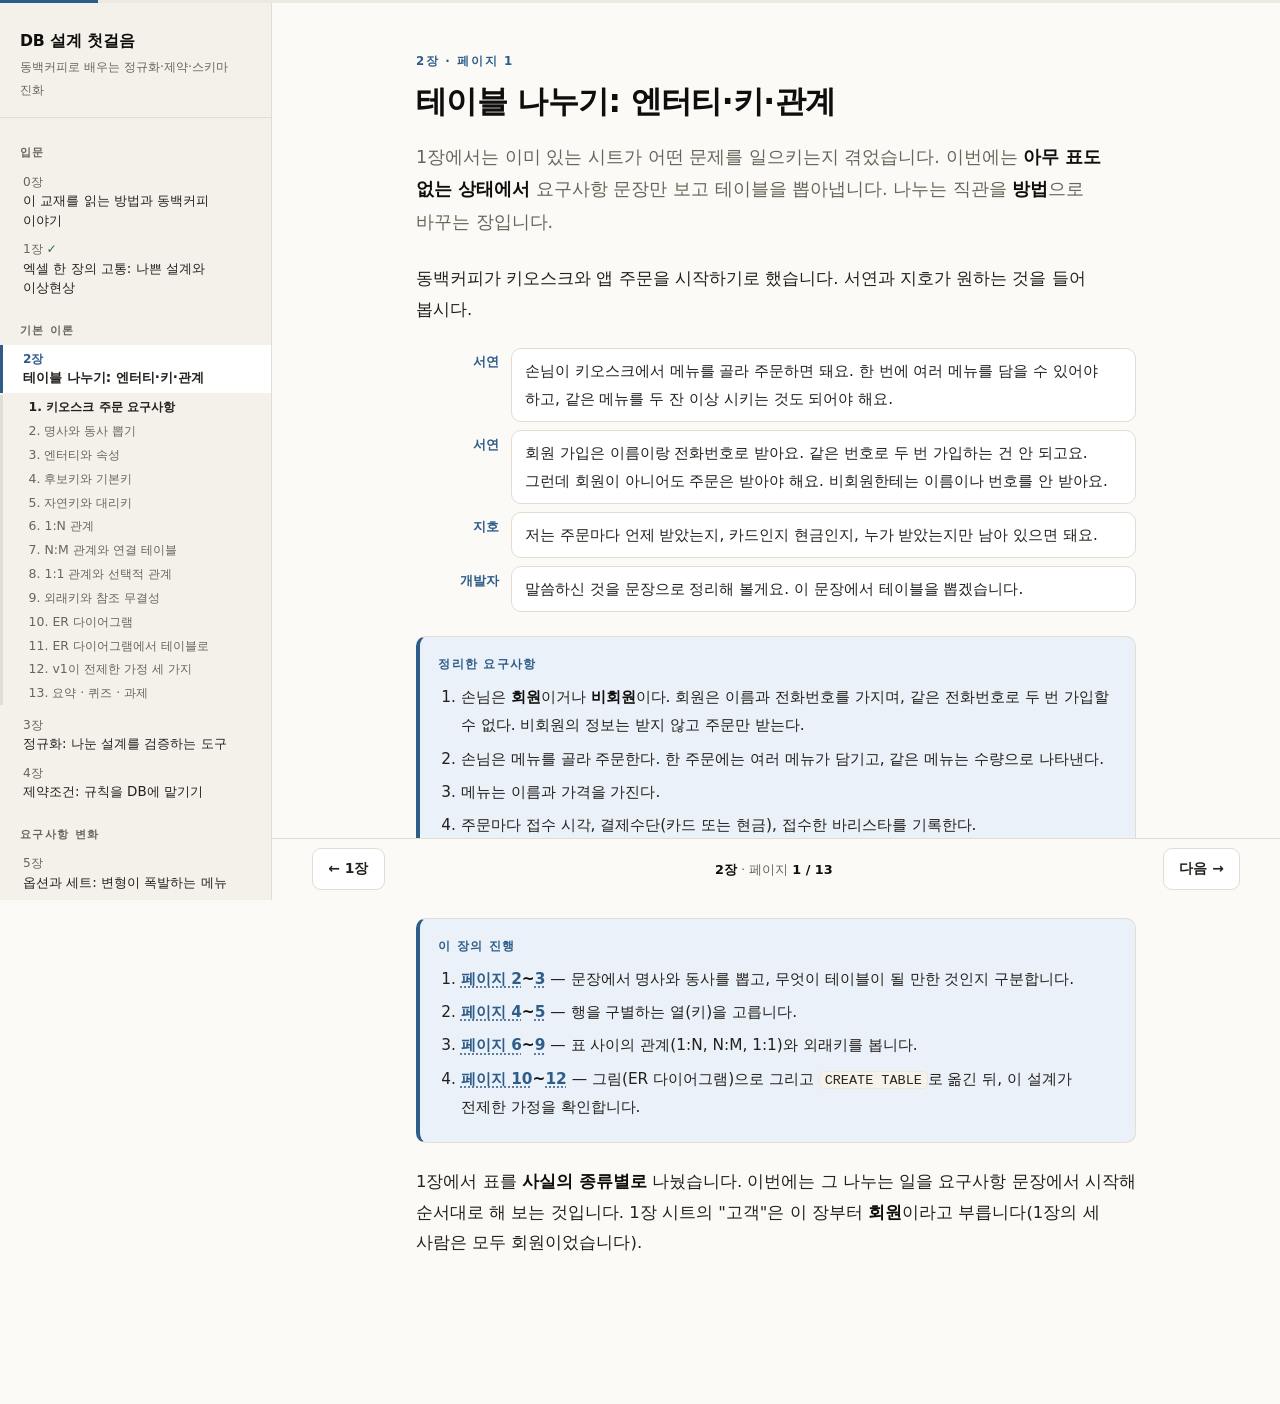
<file: docs/ch02.html>
<!DOCTYPE html>
<html lang="ko" data-chapter="ch02">
<head>
<meta charset="utf-8">
<meta name="viewport" content="width=device-width, initial-scale=1">
<title>2장 · 테이블 나누기: 엔터티·키·관계 — DB 설계 첫걸음</title>
<link rel="stylesheet" href="assets/book.css">
</head>
<body>

<main id="book"><div class="inner">

<!-- ─────────────────────────────────────────── 페이지 1 -->
<section class="screen" data-title="키오스크 주문 요구사항">
  <p class="kicker">2장 · 페이지 1</p>
  <h1>테이블 나누기: 엔터티·키·관계</h1>

  <p class="lead">1장에서는 이미 있는 시트가 어떤 문제를 일으키는지 겪었습니다. 이번에는 <b>아무 표도 없는 상태에서</b>
  요구사항 문장만 보고 테이블을 뽑아냅니다. 나누는 직관을 <b>방법</b>으로 바꾸는 장입니다.</p>

  <p>동백커피가 키오스크와 앱 주문을 시작하기로 했습니다. 서연과 지호가 원하는 것을 들어 봅시다.</p>

  <div class="dialog">
    <div class="line"><div class="who">서연</div><div class="say">
      <p>손님이 키오스크에서 메뉴를 골라 주문하면 돼요. 한 번에 여러 메뉴를 담을 수 있어야 하고,
      같은 메뉴를 두 잔 이상 시키는 것도 되어야 해요.</p></div></div>
    <div class="line"><div class="who">서연</div><div class="say">
      <p>회원 가입은 이름이랑 전화번호로 받아요. 같은 번호로 두 번 가입하는 건 안 되고요. 그런데 회원이 아니어도 주문은 받아야 해요. 비회원한테는 이름이나 번호를 안 받아요.</p></div></div>
    <div class="line"><div class="who">지호</div><div class="say">
      <p>저는 주문마다 언제 받았는지, 카드인지 현금인지, 누가 받았는지만 남아 있으면 돼요.</p></div></div>
    <div class="line"><div class="who">개발자</div><div class="say">
      <p>말씀하신 것을 문장으로 정리해 볼게요. 이 문장에서 테이블을 뽑겠습니다.</p></div></div>
  </div>

  <div class="box note">
    <p class="box-t">정리한 요구사항</p>
    <ol>
      <li>손님은 <b>회원</b>이거나 <b>비회원</b>이다. 회원은 이름과 전화번호를 가지며, 같은 전화번호로 두 번 가입할 수 없다. 비회원의 정보는 받지 않고 주문만 받는다.</li>
      <li>손님은 메뉴를 골라 주문한다. 한 주문에는 여러 메뉴가 담기고, 같은 메뉴는 수량으로 나타낸다.</li>
      <li>메뉴는 이름과 가격을 가진다.</li>
      <li>주문마다 접수 시각, 결제수단(카드 또는 현금), 접수한 바리스타를 기록한다.</li>
      <li>회원은 여러 번 주문할 수 있다.</li>
    </ol>
  </div>

  <div class="box note">
    <p class="box-t">이 장의 진행</p>
    <ol>
      <li><b>페이지 2~3</b> — 문장에서 명사와 동사를 뽑고, 무엇이 테이블이 될 만한 것인지 구분합니다.</li>
      <li><b>페이지 4~5</b> — 행을 구별하는 열(키)을 고릅니다.</li>
      <li><b>페이지 6~9</b> — 표 사이의 관계(1:N, N:M, 1:1)와 외래키를 봅니다.</li>
      <li><b>페이지 10~12</b> — 그림(ER 다이어그램)으로 그리고 <code>CREATE TABLE</code>로 옮긴 뒤, 이 설계가 전제한 가정을 확인합니다.</li>
    </ol>
  </div>

  <p>1장에서 표를 <b>사실의 종류별로</b> 나눴습니다. 이번에는 그 나누는 일을 요구사항 문장에서 시작해
  순서대로 해 보는 것입니다. 1장 시트의 "고객"은 이 장부터 <b>회원</b>이라고 부릅니다(1장의 세 사람은 모두 회원이었습니다).</p>
</section>

<!-- ─────────────────────────────────────────── 페이지 2 -->
<section class="screen" data-title="명사와 동사 뽑기">
  <p class="kicker">2장 · 페이지 2</p>
  <h2>명사와 동사 뽑기</h2>

  <p>설계의 첫 단계는 단순합니다. 요구사항 문장에서 <b>명사</b>는 저장할 <b>대상이나 정보</b>의 후보로,
  <b>동사</b>는 대상 사이의 <b>관계</b>의 후보로 뽑아 둡니다. 뽑은 것을 곧바로 테이블로 만들지 않고 후보로만 적습니다.
  앞 페이지의 다섯 문장에서 명사에 표시해 봅니다.</p>

  <ol>
    <li>손님은 <span class="hl">회원</span>이거나 <span class="hl">비회원</span>이다. 회원은 <span class="hl">이름</span>과 <span class="hl">전화번호</span>를 가진다.</li>
    <li>손님은 <span class="hl">메뉴</span>를 골라 <span class="hl">주문</span>한다. 한 주문에는 여러 메뉴가 담기고, 같은 메뉴는 <span class="hl">수량</span>으로 나타낸다.</li>
    <li>메뉴는 <span class="hl">이름</span>과 <span class="hl">가격</span>을 가진다.</li>
    <li>주문마다 <span class="hl">접수 시각</span>, <span class="hl">결제수단</span>(카드 또는 현금), 접수한 <span class="hl">바리스타</span>를 기록한다.</li>
    <li>회원은 여러 번 주문할 수 있다.</li>
  </ol>

  <div class="table-wrap">
    <table>
      <tr><th style="width:8rem">뽑은 명사</th><th>이 문장에서 무엇에 붙어 있나</th></tr>
      <tr><td>손님, 회원, 비회원</td><td>주문하는 사람</td></tr>
      <tr><td>메뉴</td><td>주문에 담기는 것. 이름과 가격을 가진다</td></tr>
      <tr><td>주문</td><td>접수 시각, 결제수단, 바리스타를 가진다. 여러 메뉴를 담는다</td></tr>
      <tr><td>이름, 전화번호</td><td>회원이 가진다</td></tr>
      <tr><td>이름, 가격</td><td>메뉴가 가진다</td></tr>
      <tr><td>수량</td><td>"메뉴 하나가 주문에 몇 개 담겼나"</td></tr>
      <tr><td>접수 시각, 결제수단, 바리스타</td><td>주문이 가진다</td></tr>
    </table>
  </div>

  <p>동사는 관계를 알려 줍니다.</p>
  <ul>
    <li><b>"주문한다"</b> — 손님과 주문이 이어져 있습니다. (누가 주문했는가)</li>
    <li><b>"담기다"</b> — 주문과 메뉴가 이어져 있습니다. (무엇이 주문에 들었는가)</li>
    <li><b>"가진다"</b> — 대상과 그 대상에 딸린 정보입니다. 관계가 아니라 딸린 정보입니다(다음 페이지에서 이름을 붙입니다).</li>
  </ul>

  <div class="box warn">
    <p class="box-t">엔터티가 되지 않는 명사</p>
    <p>표에 뽑아 놓고 보면 어떤 명사는 <b>다른 명사에 딸린 정보</b>입니다. "전화번호"는 회원에 딸려 있고,
    "가격"은 메뉴에 딸려 있습니다. 어떤 명사가 <b>독립된 대상</b>이고 어떤 명사가 <b>딸린 정보</b>인지 구분하는 것이 다음 페이지의 주제입니다.
    "비회원"도 그런 후보입니다. 비회원을 위한 표가 필요한지도 다음 페이지에서 판단합니다.</p>
  </div>
</section>

<!-- ─────────────────────────────────────────── 페이지 3 -->
<section class="screen" data-title="엔터티와 속성">
  <p class="kicker">2장 · 페이지 3</p>
  <h2>엔터티와 속성</h2>

  <p>1장에서 표의 한 행이 <b>한 종류의 사실</b>만 뜻해야 한다고 했습니다. 그 "한 종류"가 되는 것,
  즉 <b>독립해서 구별되고 여러 사실이 딸려 있는 대상</b>을 <span class="term" data-term="entity">엔터티</span>라고 부릅니다.
  엔터티에 딸린 정보 하나하나는 <span class="term" data-term="attribute">속성</span>입니다.
  "메뉴"는 엔터티이고, "이름"과 "가격"은 메뉴의 속성입니다.
  엔터티는 나중에 테이블이 되고, 속성은 그 테이블의 열이 됩니다.</p>

  <p>명사가 엔터티인지 속성인지 구분하는 질문 세 개를 씁니다.</p>
  <ol>
    <li><b>같은 종류가 여러 개 있는가?</b> 메뉴는 여러 개이고 전화번호도 여러 개입니다. (이 질문은 통과하기 쉽습니다.)</li>
    <li><b>그것에 대해 적어야 할 사실이 둘 이상인가?</b> 메뉴는 이름과 가격을 가집니다. 전화번호는 그 자체가 값 하나입니다.</li>
    <li><b>다른 것 없이 혼자서도 구별되는가?</b> 메뉴는 주문이 없어도 존재합니다. 수량은 "어느 주문의 어느 메뉴"가 정해져야 뜻이 생깁니다.</li>
  </ol>

  <div class="table-wrap">
    <table>
      <tr><th style="width:8rem">명사</th><th style="width:5rem">판단</th><th>이유</th></tr>
      <tr><td>메뉴</td><td>엔터티</td><td>여러 개, 이름·가격이 딸림, 주문이 없어도 존재</td></tr>
      <tr><td>회원</td><td>엔터티</td><td>여러 명, 이름·전화번호가 딸림, 주문이 없어도 존재</td></tr>
      <tr><td>주문</td><td>엔터티</td><td>여러 건, 시각·결제수단·바리스타가 딸림</td></tr>
      <tr><td>전화번호, 이름, 가격</td><td>속성</td><td>값 하나이고 다른 대상에 딸림</td></tr>
      <tr><td>수량</td><td>속성</td><td>"주문 안의 메뉴 한 줄"에 딸림. 이 한 줄이 무엇인지는 페이지 7에서</td></tr>
      <tr><td>접수 시각</td><td>속성</td><td>주문에 딸린 값 하나</td></tr>
      <tr><td>결제수단</td><td>속성</td><td>지금은 카드·현금 글자 하나. 종류가 늘고 종류마다 정보가 붙으면 엔터티가 될 수 있음</td></tr>
      <tr><td>바리스타</td><td>경계 사례</td><td>직원이라는 대상 같지만, 이 교재는 직원 관리를 다루지 않으므로 <b>주문의 속성</b>으로 둠(1장 페이지 9와 같은 결정)</td></tr>
      <tr><td>비회원</td><td>엔터티 아님</td><td>저장할 사실이 없음. "회원과 이어지지 않은 주문"으로 표현됨</td></tr>
    </table>
  </div>

  <p><b>비회원</b>이 왜 엔터티가 아닐까요? 서연은 비회원의 이름도 전화번호도 받지 않겠다고 했습니다.
  딸린 사실이 하나도 없으니 표를 만들어도 열이 없습니다. 비회원 주문은 "주문 옆에 회원이 없는 것"으로 충분합니다.
  이 표현은 페이지 8의 선택적 관계에서 다시 만납니다.</p>

  <div class="box note">
    <p class="box-t">엔터티와 속성의 경계</p>
    <p>"결제수단"이나 "바리스타"처럼 속성인지 엔터티인지 <b>정답이 하나가 아닌 경우</b>가 많습니다.
    기준은 이 시스템이 <b>그 대상에 대해 무엇을 알고 싶은가</b>입니다. 카드사별 수수료를 관리하게 되면 결제수단이 엔터티가 되고,
    직원별 근태를 저장하게 되면 바리스타가 엔터티가 됩니다. 지금은 아닙니다. 요구사항이 바뀌면 속성이 엔터티로 승격되는 일은 흔합니다.</p>
  </div>
</section>

<!-- ─────────────────────────────────────────── 페이지 4 -->
<section class="screen" data-title="후보키와 기본키">
  <p class="kicker">2장 · 페이지 4</p>
  <h2>후보키와 기본키</h2>

  <p>엔터티를 테이블로 옮기려면 먼저 <b>표의 행 하나를 어떻게 구별할지</b> 정해야 합니다.
  1장에서 표들을 잇는 번호(<code>member_id</code> 같은 것)가 필요하다고 봤습니다. 이번에는 그 번호를 어떻게 정하는지 봅니다.</p>

  <p>회원 표가 다음과 같다고 합시다. 동명이인이 있다고 가정합니다.</p>

  <div class="table-wrap">
    <table>
      <tr><th>member_id</th><th>name</th><th>phone</th></tr>
      <tr><td>1</td><td>민준</td><td>010-1111-2222</td></tr>
      <tr><td>2</td><td>소라</td><td>010-3333-4444</td></tr>
      <tr><td>3</td><td>도윤</td><td>010-5555-6666</td></tr>
      <tr><td>4</td><td>소라</td><td>010-2222-3333</td></tr>
    </table>
  </div>

  <p>행 하나를 구별해 낼 수 있는 열 조합의 자격은 두 가지입니다.</p>
  <ul>
    <li><b>유일성</b> — 그 조합의 값이 <b>모든 행에서 다릅니다.</b></li>
    <li><b>최소성</b> — 그 조합에서 열을 하나라도 빼면 유일성이 깨집니다. (필요 없는 열이 붙어 있지 않다는 뜻입니다)</li>
  </ul>

  <div class="table-wrap">
    <table>
      <tr><th>열 조합</th><th>유일성</th><th>최소성</th><th>판정</th></tr>
      <tr><td><code>name</code></td><td>소라가 두 명이라 <b>실패</b></td><td>—</td><td>후보 아님</td></tr>
      <tr><td><code>phone</code></td><td>통과</td><td>통과</td><td><b>후보키</b></td></tr>
      <tr><td><code>member_id</code></td><td>통과</td><td>통과</td><td><b>후보키</b></td></tr>
      <tr><td><code>name</code> + <code>phone</code></td><td>통과</td><td><code>phone</code>만으로 충분하니 <b>실패</b></td><td>후보 아님</td></tr>
    </table>
  </div>

  <p>유일하기만 하면 되는 열 묶음을 <b>슈퍼키</b>, 그중 군더더기가 없는 것을 <span class="term" data-term="candkey">후보키</span>라고 합니다.
  곧 유일성과 최소성을 모두 만족하는 열 조합이 후보키입니다.
  이 표의 후보키는 <code>phone</code>과 <code>member_id</code> 둘입니다.
  후보키 중에서 <b>대표로 뽑아 행을 구별하는 값으로 쓰는 것</b>이 <span class="term" data-term="pk">기본키(PK)</span>입니다.
  나머지 후보키는 <code>UNIQUE</code>로 "겹치면 안 된다"는 규칙만 걸어 둡니다.</p>

  <div class="box warn">
    <p class="box-t">유일성의 기준: 현재 데이터가 아닌 업무 규칙</p>
    <p>위 표에서는 소라가 둘이라 <code>name</code>이 바로 탈락했습니다. 그런데 소라가 한 명뿐이었더라도 <code>name</code>은 후보키가 될 수 없습니다.
    <b>이름이 같은 회원이 생기는 것이 업무상 자연스럽기 때문</b>입니다. 지금 데이터에 동명이인이 없다고 해서 <code>name</code>을 키로 삼으면, 동명이인이 가입하는 날 깨집니다.
    유일성은 <b>업무 규칙</b>에서 나와야 합니다. 이 구별은 3장의 함수 종속에서도 다시 나옵니다.</p>
  </div>

  <p>후보가 둘인데 어느 쪽을 기본키로 뽑아야 할까요? 다음 페이지의 주제입니다.</p>
</section>

<!-- ─────────────────────────────────────────── 페이지 5 -->
<section class="screen" data-title="자연키와 대리키">
  <p class="kicker">2장 · 페이지 5</p>
  <h2>자연키와 대리키</h2>

  <p>후보키 중 <code>phone</code>은 <b>업무에 원래 있는 값</b>이고, <code>member_id</code>는 <b>우리가 붙인 번호</b>입니다.
  앞의 것을 <span class="term" data-term="natkey">자연키</span>, 뒤의 것을 <span class="term" data-term="surkey">대리키</span>라고 부릅니다.
  전화번호를 기본키로 쓰면 번호를 따로 만들 필요가 없어서 간단해 보입니다. 그런데 문제가 생기는 장면을 봅시다.</p>

  <div class="dialog">
    <div class="line"><div class="who">민준</div><div class="say">
      <p>저 번호 바뀌었어요. 010-7777-8888로 바꿔 주세요.</p></div></div>
  </div>

  <p>회원 표에서 전화번호가 기본키이고, 주문이 회원을 <b>전화번호로 가리킨다면</b> 어떻게 될까요?
  민준의 번호를 바꾸는 순간 <b>민준을 가리키던 모든 주문의 값도 함께 바꿔야</b> 합니다. 주문이 수만 건이면 그 수만 행을 다 고쳐야 합니다.
  외래키(다른 표의 행을 가리키는 열, 페이지 6)가 없다면 하나라도 빠진 주문은 "없는 회원의 주문"이 되고, 외래키가 있다면 DB가 번호 수정을 거부하므로 주문을 함께 고치는 절차를 따로 밟아야 합니다.
  어느 쪽이든 수만 행을 건드리게 됩니다. 1장에서 겪은 갱신 이상이 키로 쓴 열에서 다시 생기는 셈입니다.</p>

  <p>대리키는 다릅니다. 민준의 <code>member_id</code>는 1이고, 전화번호가 바뀌어도 1입니다.
  주문은 1을 가리키므로 회원 표에서 전화번호 <b>한 곳만</b> 고치면 끝입니다.</p>

  <div class="table-wrap">
    <table>
      <tr><th style="width:8rem">자연키가 위험한 예</th><th>왜 위험한가</th></tr>
      <tr><td>전화번호</td><td>사람이 번호를 바꾼다. 통신사가 해지된 번호를 다른 사람에게 다시 주기도 해서, <b>과거 데이터와 새 사람이 섞일</b> 수 있다. 가족이 한 번호를 함께 쓰기도 하지만, 이 교재의 요구사항은 "한 번호에 회원 하나"(페이지 1)다.</td></tr>
      <tr><td>주민등록번호</td><td>수집과 저장이 법으로 엄격히 제한된다. 유출되면 피해가 크고, 한 번 노출되면 바꾸기도 어렵다. 키가 되면 <b>다른 모든 표가 이 값을 복사</b>하게 되므로 피해가 퍼진다.</td></tr>
      <tr><td>이메일</td><td>바꾸는 사람이 많고 대소문자 표기가 흔들린다.</td></tr>
    </table>
  </div>

  <p>그래서 이 교재는 회원·주문 같은 엔터티에 <b>번호를 하나 붙여 기본키</b>로 씁니다.
  이 대리키는 의미가 없어서 "무엇이 같은 사람인가"는 알려 주지 못합니다. 같은 사람이 다른 번호로 두 번 가입해도
  대리키만으로는 막을 수 없습니다. 그래서 전화번호에는 <code>UNIQUE</code>를 걸어 <b>같은 번호로 두 번 가입할 수 없게</b> 함께 둡니다.
  기본키와 <code>UNIQUE</code>를 나란히 쓰는 것이 흔한 패턴입니다.</p>

  <p>0장에서 기본키를 <b>객체 ID</b>에 비유했는데, 그 비유가 깨지는 곳이 여기입니다. C++ 객체는 필드 값이 모두 같아도 주소로 서로 구별되지만,
  표의 행에는 그런 숨은 주소가 없어서 <b>값으로만</b> 구별됩니다. 그래서 행을 구별할 키를 설계자가 직접 고르거나 번호를 붙여 줘야 합니다.</p>

  <div class="box note">
    <p class="box-t">자연키를 써도 되는 경우</p>
    <p>국가 코드나 통화 코드(<code>KRW</code>)처럼 <b>표준으로 고정된 짧은 값</b>은 자연키로 써도 안전하고, 조회할 때 표를 이어 붙이지 않아도 뜻이 보인다는 장점이 있습니다.
    대리키 옹호와 자연키 옹호의 논쟁은 실무에서도 끝나지 않았습니다. 이 교재의 기준은 <b>"바뀔 수 있으면 대리키"</b>입니다.
    메뉴 이름, 전화번호, 이메일은 모두 바뀝니다.</p>
  </div>

  <p>한 가지 사실을 알아 둡시다. DB는 기본키와 <code>UNIQUE</code>를 선언하면 <b>값을 빨리 찾기 위한 색인(인덱스)을 자동으로 만듭니다.</b>
  인덱스가 무엇이고 언제 직접 만들어야 하는지는 7장에서 다룹니다.</p>

  <details class="fold">
    <summary>더 깊이 — 자동 번호 부여</summary>
    <div class="fold-body">
      <p>이 교재의 <code>CREATE TABLE</code>은 간결하게 보이려고 <code>member_id INTEGER PRIMARY KEY</code>로 씁니다. 실제로는
      새 행이 들어올 때 번호를 <b>DB가 자동으로 붙이게</b> 하는 것이 보통입니다. PostgreSQL에서는 다음처럼 씁니다.</p>
<pre><code>CREATE TABLE member (
    member_id  INTEGER GENERATED ALWAYS AS IDENTITY PRIMARY KEY,
    name       TEXT    NOT NULL,
    phone      TEXT    NOT NULL UNIQUE
);
</code></pre>
      <p><code>GENERATED ALWAYS AS IDENTITY</code>는 <code>INSERT</code>할 때 번호를 적지 않아도 1, 2, 3 … 순서로 채워 준다는 뜻입니다.
      MySQL의 <code>AUTO_INCREMENT</code>에 해당하는 표준 문법입니다. 제품마다 문법이 다르고 학습 내용은 같으므로 본문에서는 생략합니다.</p>
      <p>주의할 점이 둘 있습니다. <code>ALWAYS</code>이면 번호를 직접 적은 <code>INSERT</code>는 오류가 납니다. 이 교재의 예시는 설명을 간결하게 하려고 101, 102처럼 번호를 직접 씁니다(번호를 직접 적을 일이 있다면 <code>GENERATED BY DEFAULT AS IDENTITY</code>로 선언하면 됩니다).
      또 자동 번호는 실패한 입력(롤백) 때문에 건너뛸 수 있으니 "빈틈없는 연속 번호"로 믿으면 안 됩니다.</p>
    </div>
  </details>
</section>

<!-- ─────────────────────────────────────────── 페이지 6 -->
<section class="screen" data-title="1:N 관계">
  <p class="kicker">2장 · 페이지 6</p>
  <h2>1:N 관계</h2>

  <p>엔터티가 정해졌으니 동사에서 뽑은 관계를 봅니다. 관계에서 가장 중요한 것은 <b>몇 대 몇으로 이어지는가</b>이고,
  이것을 <span class="term" data-term="cardinality">카디널리티</span>라고 합니다.</p>

  <p>"회원은 여러 번 주문할 수 있다"를 양쪽에서 읽어 봅시다.</p>
  <ul>
    <li><b>회원 → 주문</b>: 회원 한 명은 주문을 <b>여러 건</b> 가진다. (한 건도 없을 수도 있다)</li>
    <li><b>주문 → 회원</b>: 주문 한 건은 회원을 <b>많아야 한 명</b> 가진다. (비회원이면 0명)</li>
  </ul>

  <p>한쪽은 "하나", 다른 쪽은 "여러 개"입니다. 이런 관계를 <b>1:N (일대다)</b>라고 부릅니다.
  구체적인 데이터로 보면 이렇습니다.</p>

  <div class="table-wrap">
    <table>
      <tr><th>member_id</th><th>name</th></tr>
      <tr><td>1</td><td>민준</td></tr>
      <tr><td>2</td><td>소라</td></tr>
    </table>
  </div>
  <div class="table-wrap">
    <table>
      <tr><th>order_id</th><th>member_id</th><th>ordered_at</th></tr>
      <tr><td>101</td><td><span class="hl">1</span></td><td>3/4 09:10</td></tr>
      <tr><td>102</td><td>2</td><td>3/4 09:25</td></tr>
      <tr><td>103</td><td><span class="hl">1</span></td><td>3/4 10:02</td></tr>
    </table>
  </div>

  <p>민준(1번)은 주문 101과 103을 가졌습니다. <b>1:N에서는 "N쪽 표에 1쪽의 번호를 넣습니다."</b>
  주문 표에 <code>member_id</code> 열을 두어 어느 회원의 주문인지 가리키게 합니다.
  이렇게 <b>다른 표의 행을 가리키는 열</b>이 <span class="term" data-term="fk">외래키(FK)</span>입니다. 자세한 성질은 페이지 9에서 봅니다.</p>

  <div class="box bad">
    <p class="box-t">1쪽에 번호를 넣으면 안 되는 이유</p>
    <p>반대로 회원 표에 "주문번호" 열을 두면 민준 행에는 주문번호가 여러 개 들어가야 합니다.
    한 칸에 "101, 103"처럼 여러 값을 적거나, "주문1, 주문2, 주문3…" 열을 늘려 가야 합니다.
    앞의 방법은 값을 하나씩 다루기 어렵고 뒤의 방법은 몇 개까지 열을 만들지 정할 수 없습니다.
    한 칸에 여러 값을 넣는 문제는 3장(1NF)에서 정식으로 다룹니다. 지금은 <b>번호는 N쪽에 넣는다</b>만 기억하세요.</p>
  </div>

  <div class="box note">
    <p class="box-t">카디널리티의 두 가지 뜻</p>
    <p>이 장에서는 <b>관계의 대응 수</b>(1:N)를 뜻합니다. 인덱스를 다루는 7장에서는 같은 낱말이
    <b>열이 가진 서로 다른 값의 수</b>를 뜻합니다. 이름은 같지만 다른 개념이니 문맥으로 구별하세요.</p>
  </div>
</section>

<!-- ─────────────────────────────────────────── 페이지 7 -->
<section class="screen" data-title="N:M 관계와 연결 테이블">
  <p class="kicker">2장 · 페이지 7</p>
  <h2>N:M 관계와 연결 테이블</h2>

  <p>"한 주문에는 여러 메뉴가 담기고, 같은 메뉴는 여러 주문에 담긴다." 양쪽에서 읽어 봅시다.</p>
  <ul>
    <li><b>주문 → 메뉴</b>: 주문 한 건에 메뉴가 <b>여러 종류</b> 담긴다.</li>
    <li><b>메뉴 → 주문</b>: 메뉴 한 종류가 <b>여러 주문</b>에 담긴다. (아메리카노는 주문 101에도 103에도 있다)</li>
  </ul>

  <p>양쪽이 모두 "여러 개"입니다. 이런 관계를 <b>N:M (다대다)</b>라고 부릅니다. 1:N처럼 한쪽 표에 번호를 넣으려 해도
  안 됩니다. 주문 표에 <code>menu_id</code>를 넣으면 한 주문에 메뉴를 하나만 담을 수 있고,
  메뉴 표에 <code>order_id</code>를 넣으면 한 메뉴가 주문 하나에만 들어갑니다.</p>

  <div class="box note">
    <p class="box-t">N:M을 알아보는 법</p>
    <p>두 엔터티 사이에서 <b>양쪽 방향으로 읽어 모두 "여러"</b>이면 N:M입니다. 한쪽이라도 "하나"면 1:N입니다.
    "손님은 메뉴를 주문한다"처럼 동사만 보면 방향이 헷갈리니, 항상 양쪽에서 각각 문장으로 읽어 보세요.</p>
  </div>

  <p>N:M은 <b>두 표 사이에 표를 하나 끼워서</b> 풀어냅니다. 끼운 표의 한 행이 "이 주문에 이 메뉴가 이만큼 담겼다"는
  <b>짝 하나</b>를 뜻합니다. 이 표가 이미 아는 <code>order_line</code>입니다.</p>

  <div class="table-wrap">
    <table>
      <tr><th colspan="3"><code>order_line</code> — 한 행은 "이 주문에 이 메뉴가 몇 개"</th></tr>
      <tr><th>order_id</th><th>menu_id</th><th>quantity</th></tr>
      <tr><td>101</td><td>1</td><td>2</td></tr>
      <tr><td>101</td><td>3</td><td>1</td></tr>
      <tr><td>103</td><td>1</td><td>1</td></tr>
    </table>
  </div>

  <ul>
    <li><b>이 표를 연결 테이블이라고 부릅니다.</b> 주문과 메뉴의 번호를 <b>둘 다</b> 가지고, N:M을 두 개의 1:N으로 바꿉니다.
    (주문 1 — N 라인, 메뉴 1 — N 라인)</li>
    <li><b>관계 자체에 딸린 속성이 자리를 얻습니다.</b> "몇 개"는 주문의 것도 메뉴의 것도 아니고 <b>둘의 짝</b>에 딸린 정보입니다.
    그래서 <code>quantity</code>가 <code>order_line</code>에 있습니다. 페이지 3에서 미뤄 둔 질문의 답입니다.</li>
    <li><b>기본키는 두 번호의 조합 <code>(order_id, menu_id)</code></b>로 정했습니다. 그러면 "한 주문 안에 같은 메뉴 행이 두 개 있을 수 없다"는 규칙이 저절로 따라옵니다.
    같은 메뉴를 또 시키면 새 행이 아니라 수량을 올립니다.</li>
  </ul>

  <p>모든 테이블이 엔터티인 것은 아닙니다. <code>order_line</code>은 주문과 메뉴라는 두 엔터티의 <b>관계를 담는 표</b>입니다.
  페이지 3의 질문 3("다른 것 없이 혼자서도 구별되는가?")을 이 표에 던져 보면, 라인 한 줄은 주문과 메뉴가 정해져야 뜻이 생기므로 독립된 대상이 아닙니다.</p>

  <p>기본키를 이렇게 정한 것에는 <b>말하지 않은 전제</b>가 있습니다. 그 이야기는 페이지 12에서 합니다.</p>
</section>

<!-- ─────────────────────────────────────────── 페이지 8 -->
<section class="screen" data-title="1:1 관계와 선택적 관계">
  <p class="kicker">2장 · 페이지 8</p>
  <h2>1:1 관계와 선택적 관계</h2>

  <p>관계의 세 번째 모양은 <b>1:1 (일대일)</b>입니다. 양쪽이 모두 "많아야 하나"입니다.
  동백커피에서 예를 들어 봅시다. 메뉴마다 영양성분표를 붙이려 한다고 합시다(동백커피의 요구사항은 아니고 설명용입니다).
  메뉴 하나에 성분표는 하나이고, 성분표 하나는 메뉴 하나에 속합니다.</p>

  <div class="table-wrap">
    <table>
      <tr><th colspan="3"><code>menu</code></th><th colspan="3"><code>menu_nutrition</code> (설명용)</th></tr>
      <tr><th>menu_id</th><th>name</th><th>price</th><th>menu_id</th><th>kcal</th><th>caffeine_mg</th></tr>
      <tr><td>1</td><td>아메리카노</td><td>4500</td><td>1</td><td>10</td><td>150</td></tr>
      <tr><td>2</td><td>카페라떼</td><td>5000</td><td>2</td><td>180</td><td>75</td></tr>
      <tr><td>3</td><td>치즈케이크</td><td>6500</td><td>—</td><td>—</td><td>—</td></tr>
    </table>
  </div>

  <p>1:1은 <b>한 표에 합쳐도 되는 관계</b>입니다. 열 <code>kcal</code>과 <code>caffeine_mg</code>를 <code>menu</code>에 넣으면 끝입니다.
  그래서 1:1을 굳이 두 표로 나누는 경우는 드물고, <b>나눌 이유가 뚜렷할 때만</b> 나눕니다.</p>
  <ul>
    <li><b>일부 행에만 있는 정보</b> — 성분표가 있는 메뉴가 절반이라면, 합친 표는 빈칸이 많아집니다. (위 표에서 치즈케이크에는 성분표가 없다)</li>
    <li><b>접근 권한이 다른 정보</b> — 회원의 민감한 정보를 다른 표에 두고 일부 사람에게만 열어 줄 때.</li>
    <li><b>생기는 시점이 다른 정보</b> — 메뉴는 먼저 등록하고 성분표는 나중에 채울 때.</li>
  </ul>

  <p>DB에서 1:1을 지키려면 성분표 쪽의 <code>menu_id</code>를 <b>기본키이면서 외래키</b>로 둡니다. 기본키이므로 메뉴 하나에 성분표가 둘 붙을 수 없습니다. 기본키를 겸하지 않으면 성분표 여러 개가 한 메뉴에 붙는 1:N이 됩니다. 기본키로 쓰지 않을 때는 외래키 열에 <code>UNIQUE</code>를 걸어도 같은 효과를 얻습니다.</p>

  <p>관계를 한쪽에서 볼 때 <b>짝이 없어도 되면</b> 그쪽에서 관계가 <b>선택적</b>이고, <b>짝이 반드시 있어야 하면</b> <b>필수적</b>이라고 합니다.
  위 표에서 메뉴에게 성분표는 선택적이고(치즈케이크에는 없음), 성분표에게 메뉴는 필수적입니다(어느 메뉴의 것도 아닌 성분표는 없음).
  이처럼 선택·필수는 관계의 <b>양쪽에서 따로</b> 정합니다.</p>

  <p>이 교재에서 그냥 <b>선택적 관계</b>라고 하면, 외래키를 가진 N쪽 행이 짝 없이도 있을 수 있는(외래키를 비워 둘 수 있는) 관계를 말합니다.
  선택적인지 필수인지는 <b>요구사항 문장</b>이 정합니다. 동백커피 v1(지금까지 설계한 네 표. 페이지 11에서 이 이름을 붙입니다)의 관계를 다시 읽어 봅시다.</p>

  <div class="table-wrap">
    <table>
      <tr><th>관계</th><th>카디널리티</th><th>짝이 있어야 하는가</th><th>근거 문장</th></tr>
      <tr><td>회원 — 주문</td><td>1:N</td><td>주문에게 회원은 <b>선택적</b>(비회원이면 없음), 회원에게 주문도 선택적(0건 가능)</td><td>"회원이 아니어도 주문은 받아야 한다"</td></tr>
      <tr><td>주문 — 주문 라인</td><td>1:N</td><td>라인에게 주문은 <b>필수</b>(라인은 반드시 주문에 속함)</td><td>"한 주문에는 여러 메뉴가 담긴다"</td></tr>
      <tr><td>메뉴 — 주문 라인</td><td>1:N</td><td>라인에게 메뉴는 <b>필수</b>(라인은 반드시 메뉴를 가리킴), 메뉴에게 라인은 선택적(아직 안 팔린 메뉴)</td><td>"메뉴를 골라 주문한다"</td></tr>
    </table>
  </div>

  <p>첫 줄이 페이지 3에서 남겨 둔 비회원의 답입니다. <b>비회원 주문은 주문 행의 <code>member_id</code>를 비워 두는 것</b>으로 표현합니다.
  값이 없다는 것을 나타내는 표시가 <code>NULL</code>입니다. NULL이 무엇이고 어떤 함정이 있는지는 4장에서 자세히 봅니다.
  <span class="later">4장에서 다시 본다</span></p>
</section>

<!-- ─────────────────────────────────────────── 페이지 9 -->
<section class="screen" data-title="외래키와 참조 무결성">
  <p class="kicker">2장 · 페이지 9</p>
  <h2>외래키와 참조 무결성</h2>

  <p>페이지 6에서 "다른 표의 행을 가리키는 열"을 <span class="term" data-term="fk">외래키(FK)</span>라고 불렀습니다.
  <code>order_line.menu_id</code>가 <code>menu</code>의 행을 가리키는 것이 그 예입니다. 외래키는 단순한 표시가 아닙니다.
  <b>DB에 선언하면 DB가 가리키는 행이 실제로 있는지 지켜 줍니다.</b> 이처럼 DB가 가리키는 행의 존재를 지켜 주는 성질을 <span class="term" data-term="refint">참조 무결성</span>이라고 합니다. 외래키가 가리킬 수 있는 열은 기본키나 <code>UNIQUE</code>가 걸린 열입니다.</p>

  <p><code>order_line</code>에 <code>menu_id = 9</code>인 행을 넣어 봅시다. <code>menu</code>에는 1, 2, 3번뿐입니다.</p>

<pre><span class="cap">-- 없는 메뉴를 가리키는 라인 넣기 (외래키가 선언되어 있다면)</span><code>INSERT INTO order_line (order_id, menu_id, quantity)
VALUES (101, 9, 1);
</code></pre>

  <p>PostgreSQL은 이 입력을 <b>거부</b>합니다.</p>

<pre><span class="cap">-- 오류 메시지 (요지, 줄바꿈은 지면 때문에 넣음)</span><code class="plain">ERROR:  insert or update on table "order_line" violates
        foreign key constraint "order_line_menu_id_fkey"
DETAIL:  Key (menu_id)=(9) is not present in table "menu".
</code></pre>

  <p>C++의 포인터에 비교하면 이렇습니다. 외래키 값은 <b>포인터와 닮았지만 다음 점이 다릅니다.</b></p>

  <div class="table-wrap">
    <table>
      <tr><th style="width:8rem">비교</th><th>C++ 포인터</th><th>DB 외래키</th></tr>
      <tr><td>가리키는 대상</td><td>메모리 주소</td><td>대상 행의 <b>키 값</b>(번호)</td></tr>
      <tr><td>없는 곳을 가리킬 때</td><td>댕글링. 프로그래머가 조심해야 함</td><td><b>DB가 입력 단계에서 거부</b></td></tr>
      <tr><td>비어 있을 때</td><td><code>nullptr</code></td><td><code>NULL</code>. 비워 두면 검사하지 않음(페이지 8의 비회원 주문)</td></tr>
      <tr><td>가리키는 대상이 사라질 때</td><td>포인터는 모른 채 남음</td><td>DB가 삭제를 거부하거나 정해 둔 정책대로 처리</td></tr>
      <tr><td>따라가는 방법</td><td>역참조(주소로 바로 접근)</td><td>값으로 찾아서 <code>JOIN</code></td></tr>
    </table>
  </div>

  <p>표의 네 번째 줄(가리키는 대상이 사라질 때)은 <b>반대 방향</b>도 지켜 준다는 뜻입니다. 아직 라인에 쓰이는 메뉴 1번을 <code>menu</code>에서 지우려 하면
  DB는 기본적으로 <b>지우기를 거부</b>합니다. 그럼 메뉴를 내리고 싶을 때는 어떻게 할까요? 과거 주문은 남겨야 하는데요.
  이 문제는 "메뉴를 내려도 과거 주문은 남긴다"는 규칙으로 4장에서 정리합니다. <span class="later">4장에서 다시 본다</span></p>

  <div class="box warn">
    <p class="box-t">외래키 열과 인덱스</p>
    <p>페이지 5에서 기본키와 <code>UNIQUE</code>에는 인덱스가 자동으로 생긴다고 했습니다. <b>외래키는 아닙니다.</b>
    외래키 열로 조회하거나 <code>JOIN</code>하는 일이 많으면 직접 인덱스를 만들어야 하고, 안 만들면 데이터가 커질수록 느려집니다.
    v1에서 <code>order_line.order_id</code>는 복합 기본키의 앞 열이라 사실상 인덱스의 도움을 받지만, <code>order_line.menu_id</code>와 <code>orders.member_id</code>에는 인덱스가 없습니다.
    <span class="later">7장에서 다시 본다</span></p>
  </div>
</section>

<!-- ─────────────────────────────────────────── 페이지 10 -->
<section class="screen" data-title="ER 다이어그램">
  <p class="kicker">2장 · 페이지 10</p>
  <h2>ER 다이어그램</h2>

  <p>엔터티, 속성, 키, 관계를 한 장에 그린 것을 <span class="term" data-term="erd">ER 다이어그램</span>이라고 합니다.
  설계를 말로만 나누면 빠진 것이 보이지 않지만 그림으로 그리면 한눈에 보입니다. 동백커피의 지금까지의 설계입니다.</p>

  <figure class="fig">
    <svg viewBox="0 0 700 165" role="img" aria-label="member 1:N orders, orders 1:N order_line, menu 1:N order_line 관계를 보이는 ER 다이어그램">
      <g class="svg-line" fill="none" stroke-width="1.4">
        <rect x="10" y="20" width="130" height="90" rx="6"/>
        <rect x="190" y="20" width="150" height="130" rx="6"/>
        <rect x="390" y="20" width="130" height="90" rx="6"/>
        <rect x="570" y="20" width="120" height="90" rx="6"/>
        <path d="M140 60 H190" stroke-dasharray="5 3"/>
        <path d="M340 60 H390"/>
        <path d="M570 60 H520"/>
      </g>
      <g class="svg-fg" font-size="13" font-weight="700" text-anchor="middle">
        <text x="75" y="40">member</text><text x="265" y="40">orders</text>
        <text x="455" y="40">order_line</text><text x="630" y="40">menu</text>
      </g>
      <g class="svg-muted" font-size="11.5">
        <text x="20" y="62">PK member_id</text><text x="20" y="78">name</text><text x="20" y="94">phone (UNIQUE)</text>
        <text x="200" y="62">PK order_id</text><text x="200" y="78">FK member_id (선택)</text>
        <text x="200" y="94">ordered_at</text><text x="200" y="110">payment</text><text x="200" y="126">barista</text>
        <text x="400" y="62">PK,FK order_id</text><text x="400" y="78">PK,FK menu_id</text><text x="400" y="94">quantity</text>
        <text x="580" y="62">PK menu_id</text><text x="580" y="78">name</text><text x="580" y="94">price</text>
      </g>
      <g class="svg-fg" font-size="12" font-weight="700" text-anchor="middle">
        <text x="146" y="52">1</text><text x="184" y="52">N</text>
        <text x="346" y="52">1</text><text x="384" y="52">N</text>
        <text x="564" y="52">1</text><text x="526" y="52">N</text>
      </g>
    </svg>
    <figcaption>상자는 테이블(엔터티, 또는 <code>order_line</code> 같은 연결 테이블), 상자 안은 속성(열)입니다. <b>PK</b>는 기본키, <b>FK</b>는 외래키입니다.
    선의 <b>1</b>과 <b>N</b>은 카디널리티이고, 점선은 <b>N쪽 행이 짝 없이도 있을 수 있는</b> 선택적 관계(비회원 주문, 외래키를 비워 둘 수 있음)입니다.
    <b>1이 적힌 쪽이 부모, N이 적힌 쪽이 자식</b>이며, 외래키는 N쪽 표에 있습니다.</figcaption>
  </figure>

  <p><b>읽는 순서</b>는 이렇습니다. 상자의 이름을 보고 "한 행이 무엇인가"를 묻고, 선을 양쪽에서 문장으로 읽습니다.</p>
  <ul>
    <li><code>member</code> — <code>orders</code>: "회원 한 명은 주문을 여러 건 가진다. 주문 한 건은 회원이 많아야 한 명이다(없을 수 있다)."</li>
    <li><code>orders</code> — <code>order_line</code>: "주문 한 건은 라인을 여러 개 가진다. 라인 하나는 주문 한 건에 속한다."</li>
    <li><code>menu</code> — <code>order_line</code>: "메뉴 한 종류는 여러 라인에 나온다. 라인 하나는 메뉴 한 종류를 가리킨다."</li>
    <li><code>order_line</code>은 <code>orders</code>와 <code>menu</code>의 <b>N:M 연결 테이블</b>이고, 기본키가 두 외래키의 조합이라 "PK,FK"가 겹쳐 적혀 있습니다.</li>
  </ul>

  <div class="box note">
    <p class="box-t">그릴 때의 순서</p>
    <ol>
      <li>요구사항 문장에서 <b>엔터티</b>(페이지 3)를 정해 상자로 그린다.</li>
      <li>각 상자에 <b>속성</b>과 <b>기본키</b>(페이지 4·5)를 적는다.</li>
      <li>동사로 <b>관계</b>를 찾아 선을 잇고 양쪽을 문장으로 읽어 <b>1:N, N:M</b>(페이지 6·7)을 정한다.</li>
      <li><b>N:M은 연결 테이블</b>로 풀고, <b>1:N은 N쪽에 외래키</b>를 적는다(페이지 9).</li>
      <li>N쪽 행이 짝 없이도 있을 수 있는(외래키를 비워 둘 수 있는) 선택적 관계는 점선이나 표시로 남긴다(페이지 8).</li>
    </ol>
    <p>이 다이어그램에서 표기법(까마귀발 기호, 사각형 모양)은 도구마다 다릅니다.
    기호가 달라도 <b>엔터티·속성·키·카디널리티</b>라는 네 가지 정보는 같습니다.</p>
  </div>
</section>

<!-- ─────────────────────────────────────────── 페이지 11 -->
<section class="screen" data-title="ER 다이어그램에서 테이블로">
  <p class="kicker">2장 · 페이지 11</p>
  <h2>ER 다이어그램에서 테이블로</h2>

  <p>페이지 10의 다이어그램을 <code>CREATE TABLE</code>로 옮깁니다. 교재 전체가 이 스키마를 시작점으로 삼고
  장마다 키우기 때문에 <b>스키마 v1</b>이라는 이름을 붙입니다.</p>

  <div class="box note">
    <p class="box-t">다시 보기: 페이지 10의 ER 다이어그램 (관계만)</p>
    <ul>
      <li><code>member</code> 1 — N <code>orders</code> (점선, 선택적: 비회원 주문은 <code>orders.member_id</code>를 비워 둠)</li>
      <li><code>orders</code> 1 — N <code>order_line</code></li>
      <li><code>menu</code> 1 — N <code>order_line</code></li>
    </ul>
    <p>외래키는 N쪽 표에 있습니다. <code>order_line</code>은 <code>orders</code>와 <code>menu</code>를 잇는 연결 테이블이고, 기본키는 <code>(order_id, menu_id)</code>입니다.</p>
  </div>

<pre><span class="cap">-- 스키마 v1: 동백커피 1호점</span><code>-- 메뉴 한 종류 (0장과 같은 표)
CREATE TABLE menu (
    menu_id  INTEGER PRIMARY KEY,
    name     TEXT    NOT NULL,
    price    INTEGER NOT NULL
);

-- 회원 한 명
CREATE TABLE member (
    member_id  INTEGER PRIMARY KEY,
    name       TEXT    NOT NULL,
    phone      TEXT    NOT NULL UNIQUE
);

-- 주문 한 건 (비회원 주문이면 member_id 는 NULL)
CREATE TABLE orders (
    order_id    INTEGER     PRIMARY KEY,
    member_id   INTEGER     REFERENCES member (member_id),
    ordered_at  TIMESTAMPTZ NOT NULL,
    payment     TEXT        NOT NULL,
    barista     TEXT        NOT NULL
);

-- 주문 안의 메뉴 한 줄
CREATE TABLE order_line (
    order_id  INTEGER NOT NULL REFERENCES orders (order_id),
    menu_id   INTEGER NOT NULL REFERENCES menu (menu_id),
    quantity  INTEGER NOT NULL,
    PRIMARY KEY (order_id, menu_id)
);
</code></pre>

  <ol class="notes">
    <li><span class="ln">1~6행</span> <code>menu</code> — 0장에서 본 표 그대로입니다. 한 행은 메뉴 한 종류입니다.</li>
    <li><span class="ln">8~13행</span> <code>member</code> — 한 행은 회원 한 명입니다. 10행 <code>member_id</code>가 <b>대리키 기본키</b>이고(페이지 5),
    12행의 <code>UNIQUE</code>는 같은 전화번호로 두 번 가입할 수 없게 하는 규칙입니다. 전화번호가 후보키라는 뜻이며, DB는 이를 위해 인덱스를 자동으로 만듭니다(7장).</li>
    <li><span class="ln">15~22행</span> <code>orders</code> — 한 행은 주문 한 건입니다. 18행 <code>REFERENCES member (member_id)</code>가 <b>외래키 선언</b>입니다("이 열의 값은 member 표의 member_id에 있어야 한다").
    <b>NOT NULL이 없어서</b> 비워 둘 수 있고, 그 행이 비회원 주문입니다(페이지 8).
    <span class="later">4장에서 다시 본다</span></li>
    <li><span class="ln">19행</span> <code>TIMESTAMPTZ</code>는 시간대를 고려해 저장하는 시각 타입입니다(내부적으로는 UTC로 바꿔 저장하고, 보여 줄 때 접속 세션에 설정된 시간대(<code>TimeZone</code> 설정)로 바꿉니다). 타입을 고르는 기준은 4장에서 다룹니다.
    <span class="later">4장에서 다시 본다</span></li>
    <li><span class="ln">20행</span> <code>payment</code>는 '카드', '현금' 같은 글자로 적습니다. 1장 페이지 7에서 본 것처럼 글자로 적는 열은 표기가 흔들릴 수 있고,
    이를 막는 방법은 4장에서 봅니다. <span class="later">4장에서 다시 본다</span></li>
    <li><span class="ln">24~30행</span> <code>order_line</code> — 한 행은 "이 주문에 이 메뉴가 몇 개"입니다. 26행과 27행이 각각 주문과 메뉴를 가리키는 외래키이고,
    29행 <code>PRIMARY KEY (order_id, menu_id)</code>는 <b>두 열을 묶은 기본키</b>입니다(페이지 7). 열 옆에 쓰지 않고 표의 마지막에 따로 쓰는 이유는 열이 둘이기 때문입니다.</li>
    <li><span class="ln">28행</span> <code>quantity</code>에는 "1 이상이어야 한다"는 규칙이 아직 없습니다. 0이나 음수도 들어갑니다. 이 규칙은 4장에서 붙입니다.
    <span class="later">4장에서 다시 본다</span></li>
  </ol>

  <div class="box warn">
    <p class="box-t">표를 만드는 순서</p>
    <p><code>REFERENCES</code>는 <b>이미 있는 표</b>를 가리켜야 하므로, 가리키는 쪽보다 가리켜지는 쪽을 먼저 만듭니다.
    <code>orders</code>가 <code>member</code>를, <code>order_line</code>이 <code>orders</code>와 <code>menu</code>를 가리키므로
    <code>menu</code>, <code>member</code>, <code>orders</code>, <code>order_line</code> 순서로 씁니다.
    지울 때는 반대 순서입니다. 순서를 바꾸면 <code>CREATE TABLE</code>이 오류를 냅니다.</p>
  </div>

  <p>1장의 직관 초안(1장 페이지 9에서 시트를 나눈 네 표)이 <code>CREATE TABLE</code> 문이 되었습니다. 표의 이름과 열은 같고, <b>키와 외래키와 <code>UNIQUE</code></b>가 새로 붙었습니다.
  이 설계가 DB에 선언한 핵심 규칙은 세 가지입니다. <b>"행은 번호로 구별된다", "가리키는 행은 있어야 한다", "같은 전화번호로 두 번 가입할 수 없다."</b> (그 밖에 <code>NOT NULL</code>로 "비워 둘 수 없다"는 규칙도 있습니다.)</p>
</section>

<!-- ─────────────────────────────────────────── 페이지 12 -->
<section class="screen" data-title="v1이 전제한 가정 세 가지">
  <p class="kicker">2장 · 페이지 12</p>
  <h2>v1이 전제한 가정 세 가지</h2>

  <p>v1은 요구사항 다섯 문장을 잘 담았습니다. 하지만 <b>문장에 없어서 아무도 말하지 않은 전제</b>가 스키마 곳곳에 들어 있습니다.
  요구사항이 바뀌면 이 가정부터 깨집니다. 지금은 찾아서 표시만 해 둡니다.</p>

  <div class="box warn">
    <p class="box-t">가정 1: 가격 불변</p>
    <p><code>order_line</code>에는 <b>단가가 없습니다.</b> 주문 금액은 <code>menu.price</code>를 찾아서 계산합니다.
    "그 메뉴의 가격은 언제나 하나뿐이다"라는 가정입니다. 메뉴의 가격이 바뀌는 일이 생기면 이 가정이 어떤 결과를 부르는지는
    3장과 6장에서 확인합니다.
    <span class="later">6장에서 다시 본다</span></p>
  </div>

  <div class="box warn">
    <p class="box-t">가정 2: 매장 1개</p>
    <p>어느 표에도 <b>매장이라는 개념이 없습니다.</b> 주문은 "어느 가게에서"를 말하지 않고, 메뉴 가격은 모든 곳에서 같다고 전제합니다.
    가게가 하나뿐이면 문제가 없습니다.
    <span class="later">9장에서 다시 본다</span></p>
  </div>

  <div class="box warn">
    <p class="box-t">가정 3: 같은 메뉴는 한 줄</p>
    <p><code>order_line</code>의 기본키가 <code>(order_id, menu_id)</code>이므로, 한 주문에 <b>같은 메뉴는 한 행</b>만 있을 수 있습니다.
    같은 메뉴는 수량을 올려서 표현합니다. "같은 메뉴는 어차피 같은 물건이다"라는 가정입니다.
    <span class="later">5장에서 다시 본다</span></p>
  </div>

  <p>세 가지 모두 <b>1호점의 지금 요구사항에서는 참</b>입니다. 그래서 설계 잘못이 아닙니다.
  다만 <b>참이라고 전제한 가정이 언제 거짓이 되는지</b>를 알고 있는 것이 설계자의 일입니다. 뒤의 장에서 이 셋이 하나씩 깨집니다.</p>

  <div class="box note">
    <p class="box-t">설계 검증의 필요</p>
    <p>이 장은 요구사항에서 테이블을 <b>뽑는</b> 방법을 다뤘습니다. 그런데 뽑은 설계가 <b>중복 없이 옳은지</b>는 어떻게 확인할까요?
    직관으로 봐서는 놓치는 것이 있습니다. 예를 들어 <code>orders.barista</code>는 직원이라는 다른 종류의 사실이 섞인 것처럼 보이는 열인데, 이 열이 정말 문제인지는
    <b>엄밀한 기준</b>으로 따져야 합니다. 그 기준이 3장의 정규화입니다. <span class="later">3장에서 다시 본다</span></p>
  </div>

  <details class="fold">
    <summary>더 깊이 — ER 설계와 정규화의 순서</summary>
    <div class="fold-body">
      <p>교과서에는 정규화를 먼저 가르치는 순서가 많습니다. 이 교재는 <b>ER 설계를 먼저</b> 합니다.
      실무에서는 요구사항 문장에서 엔터티를 뽑고 나서 그 결과를 정규화로 <b>점검</b>하는 흐름이 흔하기 때문입니다.
      경험이 많은 설계자는 ER 단계에서 이미 정규화된 표를 뽑아내기도 합니다. 그렇더라도 검증 단계는 필요합니다.</p>
    </div>
  </details>
</section>

<!-- ─────────────────────────────────────────── 페이지 13 (마지막 페이지) -->
<section class="screen" data-title="요약 · 퀴즈 · 과제">
  <p class="kicker">2장 · 페이지 13</p>
  <h2>2장 마무리</h2>

  <div class="summary">
    <h3>핵심 요약</h3>
    <ol>
      <li>요구사항 문장의 <b>명사</b>에서 엔터티와 속성을, <b>동사</b>에서 관계를 뽑습니다. 독립되어 구별되고 여러 사실이 딸린 것이 엔터티, 딸린 값이 속성입니다. 엔터티는 테이블이, 속성은 열이 됩니다(N:M 관계를 담는 연결 테이블도 테이블입니다).</li>
      <li>행을 구별하는 열 조합 중 유일성과 최소성을 만족하는 것이 <b>후보키</b>, 그중 대표가 <b>기본키</b>입니다. 바뀔 수 있는 자연키(전화번호)보다 <b>대리키</b>가 안전하고, 자연키였던 열에는 <code>UNIQUE</code>를 함께 겁니다.</li>
      <li><b>1:N</b>은 N쪽 표에 외래키를 넣습니다. N쪽 행에 짝이 없어도 되는 선택적 관계는 외래키를 비워 표현합니다. <b>N:M</b>은 <b>연결 테이블</b>로 풀며, 관계 자체에 딸린 값(수량)은 연결 테이블에 둡니다. 1:1은 나눌 이유가 뚜렷할 때만 나눕니다.</li>
      <li><b>외래키</b>는 포인터와 달리 없는 행을 가리키는 값을 DB가 막아 줍니다. 그러나 외래키 열에는 인덱스가 자동으로 생기지 않습니다.</li>
      <li>ER 다이어그램과 <code>CREATE TABLE</code>로 <b>스키마 v1</b>(<code>menu</code>, <code>member</code>, <code>orders</code>, <code>order_line</code>)을 얻었고, v1에는 <b>참이라고 전제한 가정</b>(가격 불변, 매장 하나, 같은 메뉴는 한 줄)이 있습니다.</li>
    </ol>
  </div>

  <div class="box note">
    <p class="box-t">퀴즈에 쓰는 표</p>
    <p>퀴즈 2에 쓰는 페이지 4의 회원 표입니다(동명이인 소라가 두 명).</p>
    <div class="table-wrap">
      <table>
        <tr><th colspan="3"><code>member</code></th></tr>
        <tr><th>member_id</th><th>name</th><th>phone</th></tr>
        <tr><td>1</td><td>민준</td><td>010-1111-2222</td></tr>
        <tr><td>2</td><td>소라</td><td>010-3333-4444</td></tr>
        <tr><td>3</td><td>도윤</td><td>010-5555-6666</td></tr>
        <tr><td>4</td><td>소라</td><td>010-2222-3333</td></tr>
      </table>
    </div>
  </div>

  <!-- 퀴즈 1 -->
  <div class="quiz" data-answer="2">
    <p class="q">회원 표의 기본키로 전화번호를 쓰고, 주문이 회원을 전화번호로 가리키게 했습니다. 회원이 번호를 바꾸면 어떤 문제가 생길까요?</p>
    <ol class="options">
      <li data-why="틀렸습니다. 외래키는 기본 설정에서 번호 수정을 자동으로 따라가지 않고 오히려 수정을 거부합니다. 연쇄 수정(ON UPDATE CASCADE)을 따로 선언할 수는 있지만 그래도 수만 행이 갱신되는 것은 같습니다.">번호가 바뀌어도 외래키가 자동으로 따라가므로 문제가 없다</li>
      <li data-why="맞습니다. 기본키 값이 바뀌면 그 값을 가리키던 모든 주문 행도 함께 바꿔야 합니다. 외래키가 없으면 빠진 행이 없는 회원의 주문이 되고, 있으면 수정이 거부됩니다. 대리키(member_id)는 전화번호가 바뀌어도 그대로라 한 곳만 고치면 됩니다.">그 회원을 가리키던 모든 주문의 값도 함께 바꿔야 한다</li>
      <li data-why="틀렸습니다. 주문 표에 전화번호를 복사해 두면 번호가 바뀔 때 복사본이 모두 옛 값으로 남아 1장의 갱신 이상이 그대로 생깁니다. 값을 복사해 두는 것은 해법이 아닙니다.">주문 표에 회원의 전화번호를 복사해 두면 해결된다</li>
    </ol>
    <div class="explain">
      <p>키가 <b>여러 열의 조합</b>이면 문제가 더 커집니다. 예를 들어 여러 해에 걸쳐 학생을 담는 표에서 학생을 <code>(학년, 반, 번호)</code>로 구별해 기본키로 쓰면 이 키를 가리키는 표마다 열이 세 개씩 늘고
      <code>JOIN</code> 조건도 길어집니다. 게다가 해가 바뀌면 같은 학생의 세 값이 한꺼번에 바뀝니다. 또 주민등록번호처럼 <b>수집할 근거가 없으면 저장 자체가 문제가 되는 값</b>은 키로 쓰기 전에 저장해도 되는지부터 따져야 합니다.
      대리키는 이런 부담을 모두 피하는 대신, 같은 사람인지 알려 주지 못하므로 <code>UNIQUE</code>를 함께 둡니다.</p>
    </div>
  </div>

  <!-- 퀴즈 2 -->
  <div class="quiz" data-answer="3">
    <p class="q">페이지 4의 회원 표에서 <code>(name, phone)</code> 조합은 모든 행에서 값이 다릅니다. 그런데도 후보키가 아닌 이유는 무엇일까요?</p>
    <ol class="options">
      <li data-why="틀렸습니다. 소라가 두 명이어도 (소라, 010-3333-4444)와 (소라, 010-2222-3333)은 서로 다른 조합이라 이 조합은 유일합니다. 유일성은 통과합니다.">이름이 같은 회원(소라)이 있어서 유일하지 않다</li>
      <li data-why="틀렸습니다. 열 두 개 이상을 묶어 키로 쓰는 것은 문법상 가능하고 페이지 11의 order_line이 그 예입니다. 문제는 문법이 아니라 최소성입니다.">두 열을 묶어서는 키로 쓸 수 없다</li>
      <li data-why="맞습니다. phone 하나만으로 이미 모든 행이 구별되므로 name은 필요 없는 열입니다. 열을 빼도 유일성이 유지되니 최소성을 만족하지 못하고 후보키가 될 수 없습니다.">phone 하나만으로 이미 유일해서, 최소성을 만족하지 못한다</li>
    </ol>
    <div class="explain">
      <p>유일성만 만족하는 열 조합은 <b>슈퍼키</b>라고 부르고, 그중 열을 더 뺄 수 없는 최소의 것이 후보키입니다. <code>(name, phone)</code>은 슈퍼키이고 후보키는 아닙니다.
      반대로 <code>order_line</code>의 <code>(order_id, menu_id)</code>는 어느 한 열만으로는 유일하지 않으므로 두 열이 모두 필요한 <b>복합 후보키</b>입니다.
      후보키를 판정할 때는 데이터를 눈으로 보는 것에 그치지 말고 "이 열 없이도 구별되는가?"를 <b>업무 규칙</b>으로 물어야 합니다.</p>
    </div>
  </div>

  <!-- 퀴즈 3 -->
  <div class="quiz" data-answer="1">
    <p class="q">외래키가 선언된 상태에서 <code>menu</code>에 없는 <code>menu_id = 9</code>를 가진 <code>order_line</code> 행을 <code>INSERT</code>하면 어떻게 될까요?</p>
    <ol class="options">
      <li data-why="맞습니다. 외래키는 가리키는 행이 실제로 있는지 DB가 입력 단계에서 검사하고, 없으면 오류로 거부합니다. 앱에 버그가 있어도 이 데이터는 저장되지 않습니다.">DB가 오류를 내며 입력을 거부한다</li>
      <li data-why="틀렸습니다. 외래키가 없으면 그 행이 저장되고, 조회할 때 이름이 빈칸이 되거나(LEFT JOIN) 결과에서 조용히 빠집니다(JOIN). 그런 상태를 막아 주는 것이 바로 외래키입니다.">저장되고, 조회할 때 메뉴 이름이 빈칸으로 나온다</li>
      <li data-why="틀렸습니다. DB는 참조되는 행을 대신 만들어 주지 않습니다. 없는 메뉴가 생기면 가격도 이름도 알 수 없는 행이 생기므로 더 위험합니다.">menu 표에 9번 행이 자동으로 만들어진다</li>
    </ol>
    <div class="explain">
      <p>외래키가 없으면 없는 메뉴를 가리키는 행이 조용히 쌓이고, 그 행은 보통의 <code>JOIN</code>에서 <b>오류 없이 결과에서 빠져</b> 매출 합계가 줄어듭니다.
      1장 페이지 7에서 본 "오류 없이 틀린 숫자"와 같은 종류의 문제입니다. 검사는 DB 서버가 하므로 <b>어떤 앱이 접근하든</b> 같은 규칙이 적용되고,
      외래키가 가리키는 열이 기본키나 <code>UNIQUE</code>여야 한다는 점도 함께 기억해 두세요.</p>
    </div>
  </div>

  <div class="box note">
    <h3>직접 해보기</h3>
    <p>동백커피가 <b>원두 클래스</b>를 열기로 했습니다. 다음 요구사항 문장에서 엔터티를 뽑고 테이블로 옮겨 보세요.</p>
    <ol>
      <li>동백커피는 원두 클래스를 연다. 클래스는 이름과 정원을 가진다.</li>
      <li>회원은 여러 클래스에 신청할 수 있고, 한 클래스에는 여러 회원이 신청한다.</li>
      <li>신청할 때 신청일이 기록된다.</li>
      <li>같은 회원이 같은 클래스에 두 번 신청할 수 없다.</li>
    </ol>
    <ol>
      <li>엔터티와 속성을 적고, 관계의 카디널리티를 정하세요. <code>member</code> 표는 페이지 11의 것을 씁니다.</li>
      <li>N:M이라면 어떤 표가 필요하고, <b>신청일은 어느 표의 열</b>이며 기본키는 무엇인지 적으세요.</li>
      <li>새 표를 <code>CREATE TABLE</code>로 쓰세요. (테이블 이름은 <code>bean_class</code>, <code>enrollment</code>를 쓰세요. 정원 초과를 막는 것은 지금 다루지 않습니다.)</li>
    </ol>
  </div>

  <div class="box note">
    <p class="box-t">이 문제에 쓰는 표</p>
    <p>페이지 11의 v1에서 <code>member</code> 부분만 가져왔습니다.</p>
<pre><span class="cap">-- 페이지 11의 member (그대로 씀)</span><code>CREATE TABLE member (
    member_id  INTEGER PRIMARY KEY,
    name       TEXT    NOT NULL,
    phone      TEXT    NOT NULL UNIQUE
);
</code></pre>
  </div>

  <details class="fold answer">
    <summary>모범답안과 흔한 오답</summary>
    <div class="fold-body">
      <p><b>1. 엔터티와 관계</b> — 엔터티는 <b>클래스</b>(이름, 정원)와 <b>회원</b>(이미 있음)입니다. 회원과 클래스는 양쪽에서 읽어도 "여러 개"이므로 <b>N:M</b>입니다.</p>
      <p><b>2. 연결 테이블</b> — 신청 하나가 "이 회원이 이 클래스에 신청했다"는 짝이므로 <code>enrollment</code>가 필요합니다.
      신청일은 회원의 것도 클래스의 것도 아니고 <b>짝의 속성</b>이므로 <code>enrollment</code>에 둡니다.
      기본키는 <code>(member_id, class_id)</code>이고, 그러면 네 번째 문장("같은 회원이 같은 클래스에 두 번 신청 불가")이 자동으로 지켜집니다.</p>
<p><b>3. CREATE TABLE</b></p>
<pre><span class="cap">-- 모범답안</span><code>CREATE TABLE bean_class (
    class_id  INTEGER PRIMARY KEY,
    name      TEXT    NOT NULL,
    capacity  INTEGER NOT NULL
);

CREATE TABLE enrollment (
    member_id    INTEGER NOT NULL REFERENCES member (member_id),
    class_id     INTEGER NOT NULL REFERENCES bean_class (class_id),
    enrolled_on  DATE    NOT NULL,
    PRIMARY KEY (member_id, class_id)
);
</code></pre>
      <p><b>흔한 오답 1</b> — 신청일을 <code>member</code>나 <code>bean_class</code>에 둡니다. 신청일은 <b>회원 한 명 또는 클래스 하나가 아니라 둘의 짝</b>에 딸린 값입니다.
      회원 표에 두면 그 회원의 여러 신청을 구별할 수 없고, 클래스 표에 두면 어느 회원의 신청인지 알 수 없습니다.</p>
      <p><b>흔한 오답 2</b> — 회원 표에 "신청 클래스1, 클래스2…" 열을 만듭니다. 몇 개까지 열을 만들지 정할 수 없고, 클래스별 조회를 하려면 열마다 찾아야 합니다.
      페이지 6의 "번호는 N쪽에" 규칙과 페이지 7의 연결 테이블 규칙을 어긴 것입니다.</p>
      <p><b>흔한 오답 3</b> — <code>enrollment</code>의 기본키를 <code>class_id</code> 하나로 둡니다. 그러면 한 클래스에 <b>한 명만</b> 신청할 수 있게 됩니다.
      짝을 구별하려면 두 번호를 함께 써야 합니다.</p>
      <p><b>흔한 오답 4</b> — 신청마다 번호(<code>enrollment_id</code>)를 붙여 기본키로 삼고 <code>(member_id, class_id)</code>에는 아무 규칙도 걸지 않습니다.
      기본키는 번호이므로 같은 회원이 같은 클래스에 두 번 신청한 행이 저장되어 네 번째 문장이 깨집니다.
      번호를 기본키로 쓰려면 <code>UNIQUE (member_id, class_id)</code>를 함께 선언해야 합니다.</p>
    </div>
  </details>

  <div class="chapter-end">
    <a href="ch01.html"><span>이전 장</span>1장 — 엑셀 한 장의 고통: 나쁜 설계와 이상현상</a>
    <a href="ch03.html"><span>다음 장</span>3장 — 정규화: 나눈 설계를 검증하는 도구</a>
  </div>
</section>

</div></main>

<script src="assets/book.js"></script>
</body></html>
</file>
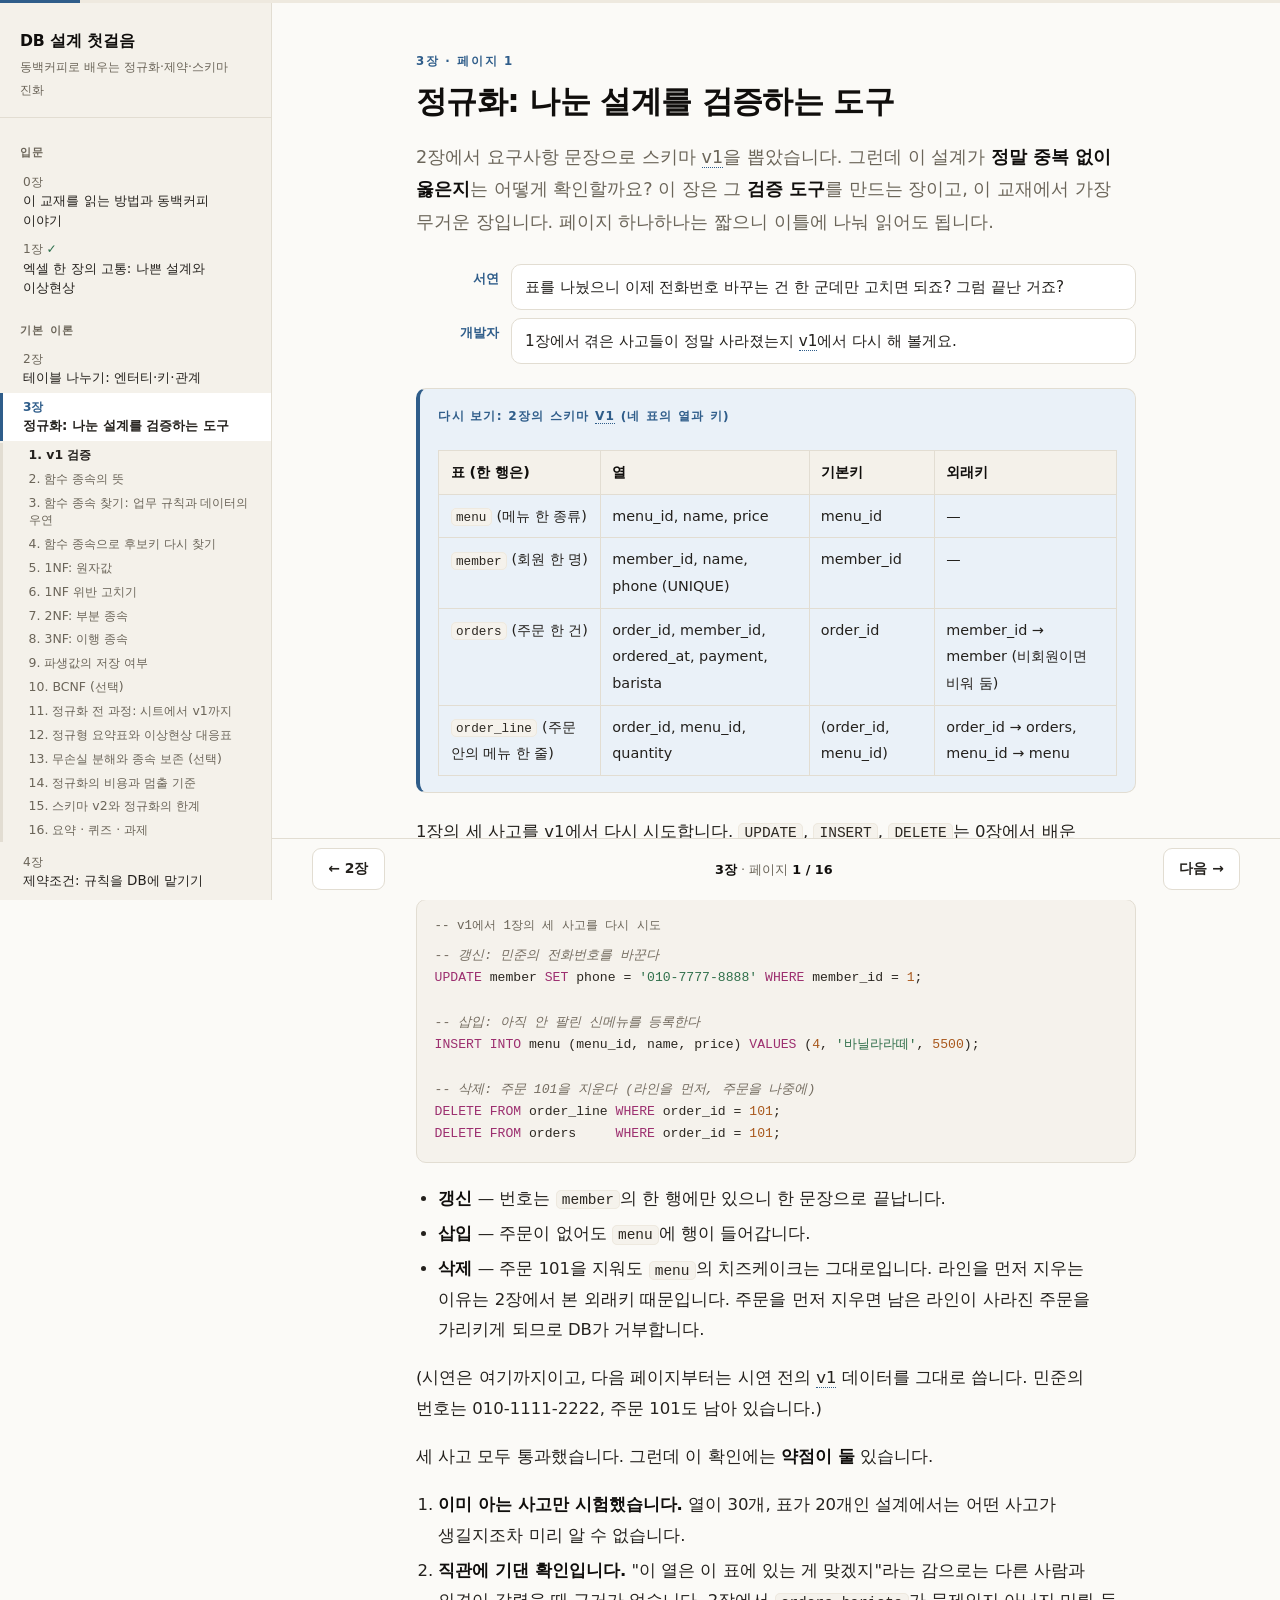
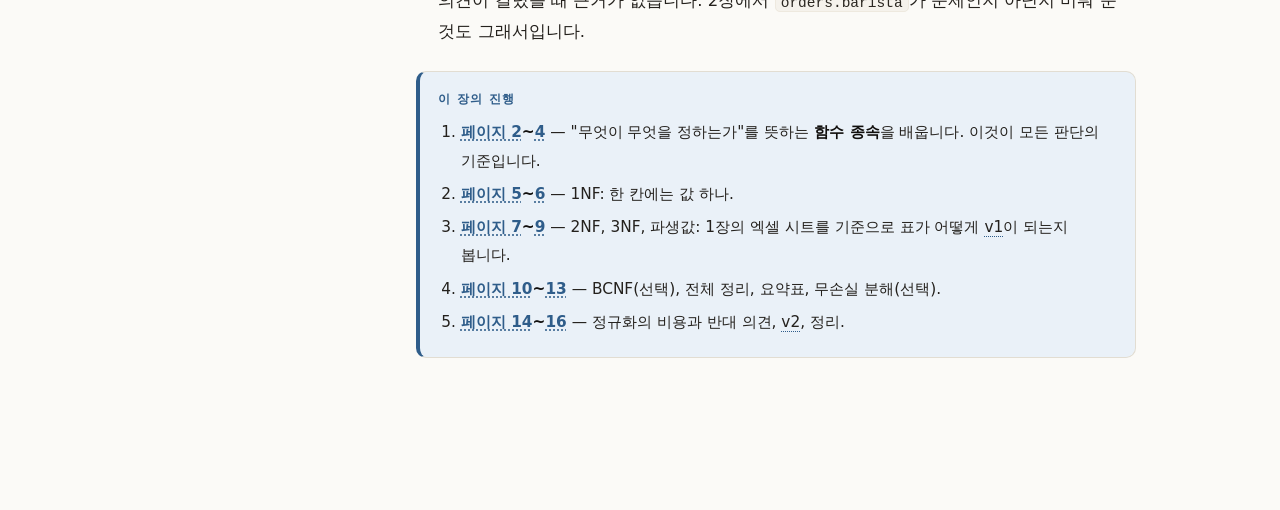
<file: docs/ch03.html>
<!DOCTYPE html>
<html lang="ko" data-chapter="ch03">
<head>
<meta charset="utf-8">
<meta name="viewport" content="width=device-width, initial-scale=1">
<title>3장 · 정규화: 나눈 설계를 검증하는 도구 — DB 설계 첫걸음</title>
<link rel="stylesheet" href="assets/book.css">
</head>
<body>

<main id="book"><div class="inner">

<!-- ─────────────────────────────────────────── 페이지 1 -->
<section class="screen" data-title="v1 검증">
  <p class="kicker">3장 · 페이지 1</p>
  <h1>정규화: 나눈 설계를 검증하는 도구</h1>

  <p class="lead">2장에서 요구사항 문장으로 스키마 v1을 뽑았습니다. 그런데 이 설계가 <b>정말 중복 없이 옳은지</b>는
  어떻게 확인할까요? 이 장은 그 <b>검증 도구</b>를 만드는 장이고, 이 교재에서 가장 무거운 장입니다.
  페이지 하나하나는 짧으니 이틀에 나눠 읽어도 됩니다.</p>

  <div class="dialog">
    <div class="line"><div class="who">서연</div><div class="say">
      <p>표를 나눴으니 이제 전화번호 바꾸는 건 한 군데만 고치면 되죠? 그럼 끝난 거죠?</p></div></div>
    <div class="line"><div class="who">개발자</div><div class="say">
      <p>1장에서 겪은 사고들이 정말 사라졌는지 v1에서 다시 해 볼게요.</p></div></div>
  </div>

  <div class="box note">
    <p class="box-t">다시 보기: 2장의 스키마 v1 (네 표의 열과 키)</p>
    <div class="table-wrap">
      <table>
        <tr><th>표 (한 행은)</th><th>열</th><th>기본키</th><th>외래키</th></tr>
        <tr><td><code>menu</code> (메뉴 한 종류)</td><td>menu_id, name, price</td><td>menu_id</td><td>—</td></tr>
        <tr><td><code>member</code> (회원 한 명)</td><td>member_id, name, phone (UNIQUE)</td><td>member_id</td><td>—</td></tr>
        <tr><td><code>orders</code> (주문 한 건)</td><td>order_id, member_id, ordered_at, payment, barista</td><td>order_id</td><td>member_id → member (비회원이면 비워 둠)</td></tr>
        <tr><td><code>order_line</code> (주문 안의 메뉴 한 줄)</td><td>order_id, menu_id, quantity</td><td>(order_id, menu_id)</td><td>order_id → orders, menu_id → menu</td></tr>
      </table>
    </div>
  </div>

  <p>1장의 세 사고를 v1에서 다시 시도합니다. <code>UPDATE</code>, <code>INSERT</code>, <code>DELETE</code>는 0장에서 배운 그대로입니다.</p>

<pre><span class="cap">-- v1에서 1장의 세 사고를 다시 시도</span><code>-- 갱신: 민준의 전화번호를 바꾼다
UPDATE member SET phone = '010-7777-8888' WHERE member_id = 1;

-- 삽입: 아직 안 팔린 신메뉴를 등록한다
INSERT INTO menu (menu_id, name, price) VALUES (4, '바닐라라떼', 5500);

-- 삭제: 주문 101을 지운다 (라인을 먼저, 주문을 나중에)
DELETE FROM order_line WHERE order_id = 101;
DELETE FROM orders     WHERE order_id = 101;
</code></pre>

  <ul>
    <li><b>갱신</b> — 번호는 <code>member</code>의 한 행에만 있으니 한 문장으로 끝납니다.</li>
    <li><b>삽입</b> — 주문이 없어도 <code>menu</code>에 행이 들어갑니다.</li>
    <li><b>삭제</b> — 주문 101을 지워도 <code>menu</code>의 치즈케이크는 그대로입니다.
    라인을 먼저 지우는 이유는 2장에서 본 외래키 때문입니다. 주문을 먼저 지우면 남은 라인이 사라진 주문을 가리키게 되므로 DB가 거부합니다.</li>
  </ul>

  <p>(시연은 여기까지이고, 다음 페이지부터는 시연 전의 v1 데이터를 그대로 씁니다. 민준의 번호는 010-1111-2222, 주문 101도 남아 있습니다.)</p>

  <p>세 사고 모두 통과했습니다. 그런데 이 확인에는 <b>약점이 둘</b> 있습니다.</p>
  <ol>
    <li><b>이미 아는 사고만 시험했습니다.</b> 열이 30개, 표가 20개인 설계에서는 어떤 사고가 생길지조차 미리 알 수 없습니다.</li>
    <li><b>직관에 기댄 확인입니다.</b> "이 열은 이 표에 있는 게 맞겠지"라는 감으로는 다른 사람과 의견이 갈렸을 때 근거가 없습니다.
    2장에서 <code>orders.barista</code>가 문제인지 아닌지 미뤄 둔 것도 그래서입니다.</li>
  </ol>

  <div class="box note">
    <p class="box-t">이 장의 진행</p>
    <ol>
      <li><b>페이지 2~4</b> — "무엇이 무엇을 정하는가"를 뜻하는 <b>함수 종속</b>을 배웁니다. 이것이 모든 판단의 기준입니다.</li>
      <li><b>페이지 5~6</b> — 1NF: 한 칸에는 값 하나.</li>
      <li><b>페이지 7~9</b> — 2NF, 3NF, 파생값: 1장의 엑셀 시트를 기준으로 표가 어떻게 v1이 되는지 봅니다.</li>
      <li><b>페이지 10~13</b> — BCNF(선택), 전체 정리, 요약표, 무손실 분해(선택).</li>
      <li><b>페이지 14~16</b> — 정규화의 비용과 반대 의견, v2, 정리.</li>
    </ol>
  </div>
</section>

<!-- ─────────────────────────────────────────── 페이지 2 -->
<section class="screen" data-title="함수 종속의 뜻">
  <p class="kicker">3장 · 페이지 2</p>
  <h2>함수 종속의 뜻</h2>

  <p>먼저 <code>menu</code> 표에서 <b>어떤 값이 어떤 값을 정하는지</b> 봅시다.</p>

  <div class="table-wrap">
    <table>
      <tr><th>menu_id</th><th>name</th><th>price</th></tr>
      <tr><td>1</td><td>아메리카노</td><td>4500</td></tr>
      <tr><td>2</td><td>카페라떼</td><td>5000</td></tr>
      <tr><td>3</td><td>치즈케이크</td><td>6500</td></tr>
    </table>
  </div>

  <p><code>menu_id</code>가 1이라고 알려 주면 이름은 아메리카노, 가격은 4500으로 <b>하나로 정해집니다.</b>
  <code>menu_id</code>가 같은 행이 둘 있을 수 없기 때문입니다. 이 관계를 <b>"<code>menu_id</code>가 <code>name</code>을 정한다"</b>고 말하고
  <code>menu_id → name</code>으로 씁니다. 같은 이치로 <code>menu_id → price</code>입니다.</p>

  <p>화살표는 <b>한 방향</b>입니다. 반대 방향도 성립하는지 볼까요?</p>
  <ul>
    <li><code>price → name</code>? 가격이 4500이라고 알려 주면 메뉴를 하나로 정할 수 있을까요?
    지금 표에서는 가격이 모두 달라서 정해지는 것처럼 보이지만, 4500원짜리 쿠키가 신메뉴로 들어오면
    4500원은 아메리카노일 수도 쿠키일 수도 있습니다. 성립하지 않습니다.</li>
    <li><code>name → menu_id</code>? "메뉴 이름이 같으면 같은 메뉴다"라는 규칙을 정한다면 성립하고, 정하지 않으면 성립하지 않습니다.</li>
  </ul>

  <div class="table-wrap">
    <table>
      <tr><th style="width:9rem">관계</th><th>읽는 법</th><th>성립?</th></tr>
      <tr><td><code>menu_id → name</code></td><td>번호가 같은 두 행은 이름도 반드시 같다</td><td>성립</td></tr>
      <tr><td><code>menu_id → price</code></td><td>번호가 같은 두 행은 가격도 반드시 같다</td><td>성립</td></tr>
      <tr><td><code>price → name</code></td><td>가격이 같은 두 행은 이름도 반드시 같다</td><td><b>불성립</b> (4500원 쿠키가 생길 수 있음)</td></tr>
    </table>
  </div>

  <div class="box note">
    <p class="box-t">이름 붙이기</p>
    <p>이 관계를 <span class="term" data-term="fd">함수 종속</span>(functional dependency)이라고 합니다.
    <code>A → B</code>는 <b>"A 값이 정해지면 B 값이 하나로 정해진다"</b>는 뜻이고, 왼쪽 A를 <span class="term" data-term="determinant">결정자</span>,
    오른쪽 B를 종속되는 열이라고 부릅니다. "함수"라는 이름은 입력 하나에 출력이 하나인 수학의 함수와 같기 때문입니다.
    C++ 개발자에게는 <code>std::map</code>의 키가 값을 정하는 것과 같다고 보면 됩니다. 키를 알면 값이 하나로 정해지고, 값에서 키로 가는 반대 방향은 보장되지 않습니다
    (위의 <code>name → menu_id</code>처럼 업무 규칙이 있으면 따로 성립할 수는 있습니다).
    다만 비유는 여기까지입니다. map은 키에서만 값을 찾지만, 함수 종속은 행을 구별하는 열이 아닌 열끼리도 생기고(페이지 3의 <code>전화 → 고객명</code>), DB는 그런 종속을 저절로 지켜 주지 않습니다.</p>
  </div>

  <p>이 관계는 <b>업무의 사실</b>입니다. "메뉴 번호가 가격을 정한다"는 DB가 아니라 가게의 규칙이고, 표는 그 규칙을 저장하는 구조입니다.
  다음 페이지에서 이런 규칙을 어떻게 찾는지 봅니다.</p>
</section>

<!-- ─────────────────────────────────────────── 페이지 3 -->
<section class="screen" data-title="함수 종속 찾기: 업무 규칙과 데이터의 우연">
  <p class="kicker">3장 · 페이지 3</p>
  <h2>함수 종속 찾기: 업무 규칙과 데이터의 우연</h2>

  <p>함수 종속은 표의 <b>데이터를 보고</b> 찾을 수 없습니다. 지금 데이터에서 성립해 보이는 것이 규칙이 아니라 <b>우연</b>일 수 있기 때문입니다.
  (페이지 2의 <code>price → name</code>이 그랬습니다.) 방법은 두 가지를 함께 쓰는 것입니다.</p>

  <ol>
    <li><b>업무에 묻습니다.</b> 열 두 개 A, B에 대해 <b>"A가 같은데 B가 다른 경우가 있을 수 있나요?"</b>라고 물었을 때 "있다"는 답이 나오면 <code>A → B</code>가 아닙니다.</li>
    <li><b>데이터는 반례를 찾는 데만 씁니다.</b> A가 같은데 B가 다른 두 행이 하나라도 있으면 <code>A → B</code>는 <b>확실히 불성립</b>입니다.
    반대로 반례가 없다고 성립이 증명되지는 않습니다. 데이터가 적을수록 우연히 성립해 보이는 것이 많습니다.</li>
  </ol>

  <p>1장의 시트에 <b>주문번호</b> 열을 하나 붙여서 봅시다. 1장에서는 같은 일시·같은 고객을 사람이 눈으로 묶었는데, 이제 번호로 구별합니다.</p>

  <div class="table-wrap">
    <table>
      <tr><th>주문번호</th><th>일시</th><th>고객명</th><th>전화</th><th>메뉴</th><th>단가</th><th>수량</th><th>결제</th><th>바리스타</th></tr>
      <tr><td>101</td><td>3/4 09:10</td><td>민준</td><td>010-1111-2222</td><td>아메리카노</td><td>4500</td><td>2</td><td>카드</td><td>지호</td></tr>
      <tr><td>101</td><td>3/4 09:10</td><td>민준</td><td>010-1111-2222</td><td>치즈케이크</td><td>6500</td><td>1</td><td>카드</td><td>지호</td></tr>
      <tr><td>102</td><td>3/4 09:25</td><td>소라</td><td>010-3333-4444</td><td>카페라떼</td><td>5000</td><td>1</td><td>현금</td><td>지호</td></tr>
      <tr><td>103</td><td>3/4 10:02</td><td>민준</td><td>010-1111-2222</td><td>아메리카노</td><td>4500</td><td>1</td><td>카드</td><td>서연</td></tr>
      <tr><td>104</td><td>3/5 08:55</td><td>소라</td><td>010-3333-4444</td><td>아메리카노</td><td>4500</td><td>1</td><td>현금</td><td>지호</td></tr>
      <tr><td>105</td><td>3/5 09:40</td><td>도윤</td><td>010-5555-6666</td><td>카페라떼</td><td>5000</td><td>2</td><td>카드</td><td>서연</td></tr>
    </table>
  </div>

  <p>(고객은 이름이 겹칠 수 있으므로 <b>전화번호로 구별</b>한다고 합시다. 2장의 규칙 "같은 번호로 두 번 가입할 수 없다"에서 나온 것입니다. 합계 열은 뺐습니다. 이유는 페이지 9에서 다룹니다. 비회원 주문은 전화가 없으므로 이 시트에서 다루지 않고, 2장에서 본 대로 <code>member_id</code>를 비워 표현합니다.)</p>

  <div class="dialog">
    <div class="line"><div class="who">개발자</div><div class="say">
      <p>한 주문을 카드와 현금으로 나눠 내는 손님도 있나요?</p></div></div>
    <div class="line"><div class="who">서연</div><div class="say">
      <p>아니요, 한 주문은 한 가지 방법으로만 결제해요.</p></div></div>
  </div>

  <div class="table-wrap">
    <table>
      <tr><th style="width:11rem">함수 종속</th><th>업무에 묻는 질문 → 답</th><th>성립?</th></tr>
      <tr><td>주문번호 → 일시</td><td>같은 주문번호인데 접수 시각이 다를 수 있나? 아니요</td><td>성립</td></tr>
      <tr><td>주문번호 → 결제</td><td>한 주문의 결제수단이 둘일 수 있나? 서연이 아니라고 함</td><td>성립</td></tr>
      <tr><td>주문번호 → 바리스타</td><td>한 주문을 접수한 바리스타는 한 명이다 (2장 요구사항)</td><td>성립</td></tr>
      <tr><td>주문번호 → 전화</td><td>한 주문은 회원 한 명의 것이다</td><td>성립</td></tr>
      <tr><td>전화 → 고객명</td><td>같은 번호의 회원이 둘일 수 있나? 아니요(2장 규칙)</td><td>성립</td></tr>
      <tr><td>메뉴 → 단가</td><td>같은 메뉴의 단가가 다를 수 있나? 지금은 아니요</td><td>성립</td></tr>
      <tr><td>일시 → 결제</td><td>같은 시각에 접수한 두 주문의 결제가 다를 수 있다</td><td><b>불성립</b></td></tr>
    </table>
  </div>

  <div class="box warn">
    <p class="box-t">업무 규칙 변경과 함수 종속</p>
    <p>만약 서연이 "카드와 현금을 나눠 내는 것을 받겠다"고 하면 <code>주문번호 → 결제</code>가 깨지고, 결제는 주문에서 떼어 표를 새로 만들어야 합니다.
    표를 어디서 나눌지는 <b>업무 규칙</b>이 정합니다. 1장에서 "얼마나 쪼갤지"의 기준이 필요하다고 했는데, 그 기준이 바로 함수 종속입니다.
    "메뉴 → 단가"에 붙인 "지금은"이라는 말은 페이지 15에서 다시 만납니다.</p>
  </div>
</section>

<!-- ─────────────────────────────────────────── 페이지 4 -->
<section class="screen" data-title="함수 종속으로 후보키 다시 찾기">
  <p class="kicker">3장 · 페이지 4</p>
  <h2>함수 종속으로 후보키 다시 찾기</h2>

  <p>2장에서 후보키를 "유일성과 최소성을 만족하는 열 조합"이라 했습니다. 함수 종속이 있으면 이 정의를 <b>계산</b>으로 바꿀 수 있습니다.
  <b>열 조합 K가 후보키이려면</b> K가 <b>모든 열을 정해야</b> 하고(모든 열이 K에서 나옴), K에서 열을 빼면 그렇지 않아야 합니다(최소).</p>

  <p>페이지 3의 시트에서 후보키를 찾아 봅시다. 알려진 함수 종속은 다음과 같습니다.</p>
  <ul>
    <li><code>주문번호 → 일시, 전화, 결제, 바리스타</code></li>
    <li><code>전화 → 고객명</code></li>
    <li><code>메뉴 → 단가</code></li>
    <li><code>(주문번호, 메뉴) → 수량</code> — 어느 주문의 어느 메뉴인지를 알아야 수량이 정해집니다.</li>
  </ul>

  <p>후보로 <code>주문번호</code> 하나를 써 봅니다. 이 값에서 <b>출발해 정해지는 열을 계속 늘려 가는</b> 계산입니다.</p>
  <div class="table-wrap">
    <table>
      <tr><th>단계</th><th>정해진 열</th><th>이유</th></tr>
      <tr><td>시작</td><td>주문번호</td><td>출발점</td></tr>
      <tr><td>1</td><td>+ 일시, 전화, 결제, 바리스타</td><td><code>주문번호 → …</code></td></tr>
      <tr><td>2</td><td>+ 고객명</td><td>전화가 정해졌으니 <code>전화 → 고객명</code></td></tr>
      <tr><td colspan="3">더 늘지 않음. <b>메뉴, 단가, 수량은 정해지지 않았다</b> → <code>주문번호</code>만으로는 후보키가 아니다</td></tr>
    </table>
  </div>

  <p>이번에는 <code>(주문번호, 메뉴)</code>로 해 봅니다.</p>
  <div class="table-wrap">
    <table>
      <tr><th>단계</th><th>정해진 열</th><th>이유</th></tr>
      <tr><td>시작</td><td>주문번호, 메뉴</td><td>출발점</td></tr>
      <tr><td>1</td><td>+ 일시, 전화, 결제, 바리스타</td><td><code>주문번호 → …</code></td></tr>
      <tr><td>2</td><td>+ 고객명</td><td><code>전화 → 고객명</code></td></tr>
      <tr><td>3</td><td>+ 단가</td><td><code>메뉴 → 단가</code></td></tr>
      <tr><td>4</td><td>+ 수량</td><td><code>(주문번호, 메뉴) → 수량</code></td></tr>
      <tr><td colspan="3">아홉 열이 모두 정해졌다. 둘 중 하나를 빼면 안 된다 → <b>후보키</b></td></tr>
    </table>
  </div>

  <p>최소인지도 확인합니다. <code>메뉴</code> 하나에서는 메뉴와 단가에서 멈추고(메뉴 이름이 메뉴를 구별한다고 가정합니다), <code>주문번호</code> 하나는 위에서 봤듯 부족하므로 <b>둘 다 필요</b>합니다.</p>

  <p>이 시트의 후보키는 <b>(주문번호, 메뉴)</b>, 즉 열 <b>두 개를 묶은</b> 키입니다. 이 사실이 다음 페이지에서 2NF와 3NF를 판정하는 기준이 됩니다.
  한 열이 키의 <b>일부에만</b> 종속되는 경우와, 키에서 <b>다른 열을 거쳐</b> 종속되는 경우를 가려내는 것이 2NF와 3NF입니다.</p>

  <div class="box note">
    <p class="box-t">2장 order_line의 키와 비교</p>
    <p>v1의 <code>order_line</code>도 <code>(order_id, menu_id)</code>가 기본키였습니다. 연결 테이블의 키가 두 열의 조합이 되는 이유가 이 계산으로 설명됩니다.
    수량은 <b>주문과 메뉴 두 값이 함께 있어야</b> 정해지기 때문입니다.</p>
  </div>
</section>

<!-- ─────────────────────────────────────────── 페이지 5 -->
<section class="screen" data-title="1NF: 원자값">
  <p class="kicker">3장 · 페이지 5</p>
  <h2>1NF: 원자값</h2>

  <p>정규화의 첫 규칙은 함수 종속과 상관없이 <b>표의 모양</b>에 대한 것입니다. 두 개의 초안을 봅시다. 동료가 만든 설계라고 합시다.</p>

  <div class="table-wrap">
    <table>
      <tr><th colspan="3">초안 A — 회원이 번호를 여러 개 등록할 수 있게 하려는 표</th></tr>
      <tr><th>member_id</th><th>name</th><th>phones</th></tr>
      <tr><td>1</td><td>민준</td><td>010-1111-2222, 010-9999-0000</td></tr>
      <tr><td>2</td><td>소라</td><td>010-3333-4444</td></tr>
    </table>
  </div>

  <div class="table-wrap">
    <table>
      <tr><th colspan="3">초안 B — 주문마다 메뉴를 한 칸에 적는 표</th></tr>
      <tr><th>order_id</th><th>ordered_at</th><th>menus</th></tr>
      <tr><td>101</td><td>3/4 09:10</td><td>아메리카노 2, 치즈케이크 1</td></tr>
      <tr><td>102</td><td>3/4 09:25</td><td>카페라떼 1</td></tr>
    </table>
  </div>

  <p>둘 다 <b>한 칸에 값이 여러 개</b> 들어 있습니다. 어떤 문제가 생기는지 봅시다.</p>
  <ul>
    <li><b>찾을 수 없습니다.</b> <code>WHERE phones = '010-9999-0000'</code>은 민준을 찾지 못합니다. 칸 전체가 두 번호를 이은 글자이기 때문입니다.
    글자 일부를 찾는 <code>LIKE</code>를 쓰면 되지만 그것은 우회이고, 번호가 다른 번호의 일부와 겹치면 엉뚱한 결과가 나옵니다.</li>
    <li><b>센 수 없습니다.</b> "아메리카노가 몇 잔 팔렸는가"를 구하려면 칸 안의 글자를 쪼개 해석해야 합니다. 1장의 시트에서 메뉴별로 셀 때 번거로웠던 점이 더 심해집니다.</li>
    <li><b>일부만 고칠 수 없습니다.</b> 번호 하나만 바꾸려 해도 칸 전체를 다시 써야 하고, 그 과정에서 다른 번호를 망가뜨릴 수 있습니다.</li>
    <li><b>규칙을 걸 수 없습니다.</b> 2장에서 배운 <code>UNIQUE</code>는 칸 전체에 걸리므로 "같은 번호를 두 번 등록하지 못한다"를 표현할 수 없습니다.</li>
  </ul>

  <p>열을 <code>phone1</code>, <code>phone2</code>, <code>phone3</code>처럼 <b>반복해서 늘리는</b> 방법도 같은 종류의 실수입니다.
  세 번째까지만 되고 네 번째 번호는 표를 고쳐야 넣을 수 있으며, 어느 열에 있는지 모르니 검색은 열마다 해야 합니다.</p>

  <div class="box note">
    <p class="box-t">이름 붙이기</p>
    <p>표의 모든 칸이 <span class="term" data-term="atomic">원자값</span>, 즉 <b>업무에서 더 쪼개면 뜻이 깨지는 값 하나</b>여야 한다는 규칙이 <b>제1정규형(1NF)</b>입니다.
    반복되는 열도 같은 이유로 1NF를 어긴 것으로 봅니다. 원자값의 기준은 업무가 정합니다. 이름을 성과 이름으로 쪼개지 않아도 되는 이유는 이 시스템이 그것을 따로 다루지 않기 때문입니다.</p>
  </div>

  <div class="box warn">
    <p class="box-t">앞 장 표의 1NF 충족</p>
    <p>0~2장의 모든 표는 한 칸에 값 하나이므로 1NF를 만족합니다. 이 규칙이 필요한 것은 "편하니까 한 칸에 몰아 적자"는 생각이 들 때입니다.</p>
  </div>
</section>

<!-- ─────────────────────────────────────────── 페이지 6 -->
<section class="screen" data-title="1NF 위반 고치기">
  <p class="kicker">3장 · 페이지 6</p>
  <h2>1NF 위반 고치기</h2>

  <p>고치는 방법은 언제나 같습니다. <b>여러 개인 값을 행으로 옮기는 것</b>입니다. 먼저 초안 A를 생각해 봅시다.
  스스로 어떻게 나누겠는지 잠깐 생각한 뒤 탭을 눌러 확인하세요.</p>

  <div class="tabs">
    <div class="tab" data-label="지금 (초안 A)">
<pre><span class="cap">-- 번호 여러 개를 한 칸에</span><code>-- member(member_id, name, phones)
-- 1 | 민준 | 010-1111-2222, 010-9999-0000

SELECT name FROM member
WHERE  phones = '010-9999-0000';   -- 결과 0행: 민준을 못 찾는다
</code></pre>
    </div>
    <div class="tab" data-label="고친 뒤">
<pre><span class="cap">-- 번호를 행으로 옮긴다 (member 에서는 phones 열을 뺀다)</span><code>CREATE TABLE member_phone (
    phone      TEXT    PRIMARY KEY,
    member_id  INTEGER NOT NULL REFERENCES member (member_id)
);
-- 1행: '010-1111-2222' → 회원 1
-- 2행: '010-9999-0000' → 회원 1

SELECT m.name
FROM   member_phone AS mp
JOIN   member AS m ON m.member_id = mp.member_id
WHERE  mp.phone = '010-9999-0000';  -- 민준 1행
</code></pre>
    </div>
  </div>

  <ul>
    <li>번호 하나가 <b>한 행</b>이 되었습니다. 표의 한 행이 무엇인지 물어보면 "회원이 가진 전화번호 하나"입니다.</li>
    <li><code>phone</code>이 기본키이므로 같은 번호를 두 번 등록할 수 없습니다. 페이지 5에서 못 걸던 규칙을 이제 걸 수 있습니다.</li>
    <li>회원과 번호는 <b>1:N</b> 관계입니다. 2장에서 배운 대로 <b>N쪽인 <code>member_phone</code>에 외래키</b>를 둡니다.</li>
    <li>번호를 기본키로 써도 괜찮은 이유가 있습니다. 다른 표가 이 번호를 가리키지 않아서, 번호가 바뀌어도 2장에서 본 값의 전파 문제가 없습니다.</li>
  </ul>

  <p>초안 B도 같습니다. 주문 한 건에 메뉴가 여러 개 담기는 것은 2장에서 본 <b>N:M 관계</b>이고, 그것을 풀어낸 것이 <code>order_line</code>입니다.
  한 칸에 적힌 "아메리카노 2, 치즈케이크 1"이 <code>order_line</code>의 두 행이 됩니다.</p>

  <div class="table-wrap">
    <table>
      <tr><th>초안 B의 칸</th><th></th><th>order_line의 행 (order_id, menu_id, quantity)</th></tr>
      <tr><td rowspan="2">101: "아메리카노 2, 치즈케이크 1"</td><td rowspan="2">→</td><td>(101, 1, 2)</td></tr>
      <tr><td>(101, 3, 1)</td></tr>
    </table>
  </div>

  <div class="box note">
    <p class="box-t">2장의 연결 테이블과 1NF</p>
    <p>2장에서 N:M을 연결 테이블로 푼 것은 결국 <b>1NF를 지키는 방법</b>이었습니다. 1:N과 N:M에서 "여러 개"를 한 칸에 담지 않고 행으로 옮긴다는 원리는 같습니다.
    설계를 ER로 뽑는 사람은 1NF 위반을 처음부터 잘 만들지 않는 편이라, 이 규칙은 <b>동료의 초안을 검토할 때</b> 특히 쓸모가 있습니다.</p>
  </div>
</section>

<!-- ─────────────────────────────────────────── 페이지 7 -->
<section class="screen" data-title="2NF: 부분 종속">
  <p class="kicker">3장 · 페이지 7</p>
  <h2>2NF: 부분 종속</h2>

  <p>페이지 3의 시트로 돌아갑니다. 키는 <code>(주문번호, 메뉴)</code>였습니다. 이제부터 <b>키가 아닌 열</b>은 <b>어떤 후보키에도 속하지 않는 열</b>을 뜻합니다(이 시트에서는 주문번호와 메뉴를 뺀 나머지).
  키가 아닌 열 각각이 <b>키 전체</b>에 종속되는지, <b>키의 일부</b>에만 종속되는지 봅니다.</p>

  <div class="table-wrap">
    <table>
      <tr><th>열</th><th>무엇에 종속되는가</th><th>키 전체? 일부?</th></tr>
      <tr><td>수량</td><td>(주문번호, 메뉴) 둘 다 있어야 정해짐</td><td><b>키 전체</b></td></tr>
      <tr><td>일시, 결제, 바리스타, 전화</td><td>주문번호만으로 정해짐</td><td><b>키의 일부</b></td></tr>
      <tr><td>단가</td><td>메뉴만으로 정해짐</td><td><b>키의 일부</b></td></tr>
      <tr><td>고객명</td><td>주문번호만으로 정해짐(전화를 거쳐서)</td><td><b>키의 일부</b>이면서 전화를 거쳐 정해지는 열이기도 해서 3NF 페이지에서 다시 다룸</td></tr>
    </table>
  </div>

  <div class="box note">
    <p class="box-t">다시 보기: 페이지 3의 시트 (반복되는 칸 강조, 고객명·전화 열 생략)</p>
    <div class="table-wrap">
      <table>
        <tr><th>주문번호</th><th>일시</th><th>메뉴</th><th>단가</th><th>수량</th><th>결제</th><th>바리스타</th></tr>
        <tr><td>101</td><td><span class="hl">3/4 09:10</span></td><td>아메리카노</td><td><span class="hl">4500</span></td><td>2</td><td><span class="hl">카드</span></td><td><span class="hl">지호</span></td></tr>
        <tr><td>101</td><td><span class="hl">3/4 09:10</span></td><td>치즈케이크</td><td>6500</td><td>1</td><td><span class="hl">카드</span></td><td><span class="hl">지호</span></td></tr>
        <tr><td>102</td><td>3/4 09:25</td><td>카페라떼</td><td>5000</td><td>1</td><td>현금</td><td>지호</td></tr>
        <tr><td>103</td><td>3/4 10:02</td><td>아메리카노</td><td><span class="hl">4500</span></td><td>1</td><td>카드</td><td>서연</td></tr>
        <tr><td>104</td><td>3/5 08:55</td><td>아메리카노</td><td><span class="hl">4500</span></td><td>1</td><td>현금</td><td>지호</td></tr>
        <tr><td>105</td><td>3/5 09:40</td><td>카페라떼</td><td>5000</td><td>2</td><td>카드</td><td>서연</td></tr>
      </table>
    </div>
    <p>강조한 칸은 주문 101의 일시·결제·바리스타(주문번호가 정함)와 아메리카노의 단가(메뉴가 정함)입니다. 아래에서 이 반복을 떼어 냅니다.</p>
  </div>

  <p>키의 일부에만 종속된 열이 있으면 무슨 일이 생길까요? 페이지 3의 시트에서 <b>주문 101의 일시·결제·바리스타가 두 번</b>,
  <b>아메리카노의 단가가 세 번</b> 적혀 있습니다. 1장에서 본 중복과 갱신 이상이 그대로입니다.
  주문번호가 정해 주는 사실이 주문 안의 메뉴 개수만큼 반복되고, 메뉴가 정해 주는 사실이 그 메뉴가 팔린 횟수만큼 반복됩니다.</p>

  <div class="box note">
    <p class="box-t">이름 붙이기</p>
    <p>키의 일부에만 종속되는 열이 있는 상태를 <span class="term" data-term="partdep">부분 종속</span>이라 하고,
    <b>부분 종속이 없는 것이 제2정규형(2NF)</b>입니다. 정확히는 <b>1NF이면서 키가 아닌 열이 모두 각 후보키의 일부가 아니라 전체에 종속</b>된 표입니다. 키에 속한 열(주문번호, 메뉴)은 이 검사의 대상이 아닙니다.</p>
  </div>

  <p>고치는 법은 <b>부분 종속을 결정자와 함께 떼어 새 표로 옮기는 것</b>입니다.</p>
  <div class="table-wrap">
    <table>
      <tr><th colspan="2">메뉴 (메뉴 → 단가)</th><th></th><th colspan="6">주문 (주문번호 → …)</th><th></th><th colspan="3">주문 라인 (주문번호, 메뉴) → 수량</th></tr>
      <tr><th>메뉴</th><th>단가</th><th></th><th>주문번호</th><th>일시</th><th>고객명</th><th>전화</th><th>결제</th><th>바리스타</th><th></th><th>주문번호</th><th>메뉴</th><th>수량</th></tr>
      <tr><td>아메리카노</td><td>4500</td><td></td><td>101</td><td>3/4 09:10</td><td>민준</td><td>…</td><td>카드</td><td>지호</td><td></td><td>101</td><td>아메리카노</td><td>2</td></tr>
      <tr><td>카페라떼</td><td>5000</td><td></td><td>102</td><td>3/4 09:25</td><td>소라</td><td>…</td><td>현금</td><td>지호</td><td></td><td>101</td><td>치즈케이크</td><td>1</td></tr>
      <tr><td>치즈케이크</td><td>6500</td><td></td><td>…</td><td>…</td><td>…</td><td>…</td><td>…</td><td>…</td><td></td><td>…</td><td>…</td><td>…</td></tr>
    </table>
  </div>

  <p>이제 아메리카노의 단가는 메뉴 표의 <b>한 행</b>에만 있고, 주문 101의 일시는 주문 표의 한 행에만 있습니다.
  1장 페이지 5의 삭제 이상도 사라집니다. 주문을 지워도 메뉴 표에 치즈케이크가 남기 때문입니다.</p>

  <div class="box warn">
    <p class="box-t">키가 열 하나인 표의 2NF</p>
    <p>부분 종속은 <b>키가 두 열 이상일 때만</b> 생길 수 있습니다. 키가 열 하나인 표에서는 "일부"라는 것이 없기 때문입니다.
    그래서 2NF는 연결 테이블(<code>order_line</code> 같은 복합키, 곧 열 두 개 이상을 묶은 키를 쓰는 표)과 <b>시트처럼 키가 복합인 한 장짜리 표</b>를 점검할 때 쓰는 규칙입니다.</p>
  </div>
</section>

<!-- ─────────────────────────────────────────── 페이지 8 -->
<section class="screen" data-title="3NF: 이행 종속">
  <p class="kicker">3장 · 페이지 8</p>
  <h2>3NF: 이행 종속</h2>

  <p>페이지 7의 <b>주문 표</b>를 다시 봅시다. 키가 <code>주문번호</code> 하나라서 2NF는 통과했습니다. 그런데 한 가지 이상한 점이 있습니다.</p>

  <div class="table-wrap">
    <table>
      <tr><th>주문번호</th><th>일시</th><th>고객명</th><th>전화</th><th>결제</th><th>바리스타</th></tr>
      <tr><td>101</td><td>3/4 09:10</td><td><span class="hl">민준</span></td><td><span class="hl">010-1111-2222</span></td><td>카드</td><td>지호</td></tr>
      <tr><td>102</td><td>3/4 09:25</td><td>소라</td><td>010-3333-4444</td><td>현금</td><td>지호</td></tr>
      <tr><td>103</td><td>3/4 10:02</td><td><span class="hl">민준</span></td><td><span class="hl">010-1111-2222</span></td><td>카드</td><td>서연</td></tr>
    </table>
  </div>

  <p>민준의 이름과 전화번호가 주문 101과 103에 <b>각각</b> 적혀 있습니다. 왜일까요? 함수 종속을 따라가 보면 이렇습니다.</p>
  <ul>
    <li><code>주문번호 → 전화</code> — 주문이 회원을 정합니다.</li>
    <li><code>전화 → 고객명</code> — 회원이 이름을 정합니다.</li>
    <li>그러므로 <code>주문번호 → 전화 → 고객명</code>. <b>고객명은 주문이 아니라 전화(회원)가 정하는데, 주문 표에 실려 있습니다.</b></li>
  </ul>

  <p>고객명은 키(주문번호)에 <b>직접</b> 종속되지 않고 <b>다른 열(전화)을 거쳐서</b> 종속됩니다. 그래서 같은 회원의 주문이 늘 때마다 이름이 반복됩니다.</p>

  <div class="box note">
    <p class="box-t">이름 붙이기</p>
    <p>키가 아닌 열이 다른 <b>키가 아닌 열</b>을 정하는 <span class="term" data-term="transdep">이행 종속</span>이 없는 것이 <b>제3정규형(3NF)</b>입니다.
    2NF와 3NF를 한 문장으로 외우는 유명한 표현이 있습니다. 키가 아닌 열은 모두 <b>"키에 의해, 키 전체에 의해, 오직 키에 의해"</b> 정해져야 한다는 것입니다.
    "키에 의해"는 1NF의 기본, "키 전체"는 2NF(부분 종속 금지), "오직 키"는 3NF(이행 종속 금지)입니다.</p>
  </div>

  <p>고치는 법은 같습니다. <b>이행 종속을 결정자(전화)와 함께 떼어 새 표로 옮깁니다.</b> 회원 표가 생기고,
  2장에서 골랐듯(바뀔 수 있는 전화번호 대신 바뀌지 않는 번호를 기본키로) 번호 <code>member_id</code>를 대리키로 붙이면 주문 표는 회원을 그 번호로 가리킵니다.</p>

  <div class="table-wrap">
    <table>
      <tr><th colspan="3">member</th><th></th><th colspan="5">orders</th></tr>
      <tr><th>member_id</th><th>name</th><th>phone</th><th></th><th>order_id</th><th>ordered_at</th><th>member_id</th><th>payment</th><th>barista</th></tr>
      <tr><td>1</td><td>민준</td><td>010-1111-2222</td><td></td><td>101</td><td>3/4 09:10</td><td>1</td><td>카드</td><td>지호</td></tr>
      <tr><td>2</td><td>소라</td><td>010-3333-4444</td><td></td><td>102</td><td>3/4 09:25</td><td>2</td><td>현금</td><td>지호</td></tr>
      <tr><td colspan="4"></td><td>103</td><td>3/4 10:02</td><td>1</td><td>카드</td><td>서연</td></tr>
    </table>
  </div>

  <p>여기까지 오면 <b>v1의 네 표</b>(<code>menu</code>, <code>member</code>, <code>orders</code>, <code>order_line</code>)가 나옵니다. 회원을 전화 대신 대리키 <code>member_id</code>로 가리키게 했듯이 메뉴도 이름 대신 2장의 대리키 <code>menu_id</code>로 가리키게 하면 열과 키까지 v1과 같아집니다.
  2장에서 요구사항 문장으로 뽑은 설계와 정규화로 나온 설계가 <b>같은 곳에 도착한 것</b>입니다.</p>

  <div class="box warn">
    <p class="box-t">2장에서 미룬 질문: orders.barista 판정</p>
    <p><code>주문번호 → 바리스타</code>는 <b>주문에 직접 종속</b>입니다. 바리스타의 다른 사실(전화번호, 입사일)을 저장하지 않는 한 <code>바리스타 → 무엇</code>이라는 종속이 없으므로
    이행 종속이 아니고 <b>3NF 위반이 아닙니다.</b> 지호의 이름이 주문마다 적히는 것은 반복이지만 "지호의 다른 사실"이 표에 없으니 이상현상으로 이어질 재료가 없습니다.
    다만 직원의 사실을 함께 저장하기로 요구사항이 바뀌면 그때는 <code>바리스타 → 전화</code>가 생겨 이행 종속이 되고, 직원 표로 떼어야 합니다.
    <code>payment</code>도 같은 이유로 3NF는 통과합니다. 글자 표기가 흔들리는 문제는 4장에서 다룹니다. <span class="later">4장에서 다시 본다</span></p>
  </div>
</section>

<!-- ─────────────────────────────────────────── 페이지 9 -->
<section class="screen" data-title="파생값의 저장 여부">
  <p class="kicker">3장 · 페이지 9</p>
  <h2>파생값의 저장 여부</h2>

  <p>1장의 시트에는 <b>합계</b> 열이 있었고 v1에는 없습니다. 페이지 3에서 이 열을 뺀 이유를 이제 설명할 차례입니다.
  <code>합계 = 단가 × 수량</code>은 다른 열에서 <b>계산할 수 있는 값</b>입니다. 이런 값을
  <span class="term" data-term="derived">파생값</span>이라고 합니다.</p>

  <p>함수 종속으로 보면 <code>(단가, 수량) → 합계</code>입니다. <b>키가 아닌 열이 키가 아닌 열을 정하는</b> 모양이라 3NF의 이행 종속과 같은 문제를 가집니다.
  주문 전체의 총액은 조금 다릅니다. 총액은 다른 표(<code>order_line</code>, <code>menu</code>)의 여러 행에서 나오는 값이라 정규형 검사에는 걸리지 않습니다. 하지만 <b>같은 사실을 두 곳에 적는다</b>는 점에서 같은 종류의 문제를 일으킵니다. 그래서 정규형과 별개로 이 페이지에서 따로 판단합니다.</p>

  <p>총액을 저장하면 어떻게 될까요? 라인의 수량을 하나 고치면 총액도 함께 고쳐야 합니다. 하나만 고치고 하나를 놓치면
  <b>총액이 라인의 합과 어긋나는</b> 상태가 됩니다. 1장에서 본 갱신 이상이 다시 생기는 것입니다.</p>

  <div class="table-wrap">
    <table>
      <tr><th style="width:8rem"></th><th>저장한다</th><th>저장하지 않고 계산한다</th></tr>
      <tr><td>조회 속도</td><td>빠름(읽기만 하면 됨)</td><td>조회할 때마다 합산해야 함</td></tr>
      <tr><td>정확성</td><td>라인과 어긋날 위험이 항상 있음</td><td>항상 라인과 일치</td></tr>
      <tr><td>고칠 때</td><td>라인과 총액을 함께 고쳐야 함</td><td>라인만 고치면 됨</td></tr>
      <tr><td>코드가 지켜야 할 것</td><td>모든 수정 경로에서 총액을 갱신</td><td>없음</td></tr>
    </table>
  </div>

  <p><b>결정: 총액은 저장하지 않고 계산합니다.</b> 이유는 정확성을 우선하기 때문입니다.
  느려지면 그때 되돌려도 되고, 그 판단은 측정한 뒤에 하는 것이 옳습니다. 이 결정을 스키마의 <b>기록된 결정(D4)</b>으로 남깁니다.
  <span class="later">7장에서 다시 본다</span></p>

<pre><span class="cap">-- 주문별 총액을 계산으로 구한다</span><code>SELECT o.order_id,
       SUM(m.price * ol.quantity) AS total
FROM   orders AS o
JOIN   order_line AS ol ON ol.order_id = o.order_id
JOIN   menu AS m        ON m.menu_id   = ol.menu_id
GROUP BY o.order_id
ORDER BY o.order_id;
</code></pre>

  <ol class="notes">
    <li><span class="ln">1~2행</span> <code>SUM(m.price * ol.quantity)</code>는 <b>묶음 안의 값을 모두 더하는</b> 집계 함수입니다. 라인 하나의 금액(단가 × 수량)을 만들어 더합니다.
    <code>AS total</code>은 결과 열의 이름입니다.</li>
    <li><span class="ln">3~5행</span> 주문, 라인, 메뉴를 번호로 잇습니다. 0장과 1장의 <code>JOIN</code>과 같습니다.</li>
    <li><span class="ln">6행</span> <code>GROUP BY o.order_id</code>는 <b>주문번호가 같은 행끼리 묶는다</b>는 뜻이고, 묶음마다 <code>SUM</code>이 한 번씩 실행됩니다.</li>
    <li><span class="ln">7행</span> 결과 순서를 요청합니다.</li>
  </ol>

  <div class="table-wrap">
    <table>
      <tr><th>order_id</th><th>total</th></tr>
      <tr><td>101</td><td>15500</td></tr>
      <tr><td>102</td><td>5000</td></tr>
      <tr><td>103</td><td>4500</td></tr>
      <tr><td>104</td><td>4500</td></tr>
      <tr><td>105</td><td>10000</td></tr>
    </table>
  </div>

  <div class="box note">
    <p class="box-t">다시 보기: 계산에 쓴 order_line과 menu (v1 데이터)</p>
    <div class="table-wrap">
      <table>
        <tr><th colspan="3"><code>order_line</code></th><th></th><th colspan="3"><code>menu</code></th></tr>
        <tr><th>order_id</th><th>menu_id</th><th>quantity</th><th></th><th>menu_id</th><th>name</th><th>price</th></tr>
        <tr><td>101</td><td>1</td><td>2</td><td></td><td>1</td><td>아메리카노</td><td>4500</td></tr>
        <tr><td>101</td><td>3</td><td>1</td><td></td><td>2</td><td>카페라떼</td><td>5000</td></tr>
        <tr><td>102</td><td>2</td><td>1</td><td></td><td>3</td><td>치즈케이크</td><td>6500</td></tr>
        <tr><td>103</td><td>1</td><td>1</td><td colspan="4"></td></tr>
        <tr><td>104</td><td>1</td><td>1</td><td colspan="4"></td></tr>
        <tr><td>105</td><td>2</td><td>2</td><td colspan="4"></td></tr>
      </table>
    </div>
  </div>

  <p>101번 주문은 아메리카노 2잔(9000)과 치즈케이크 1개(6500)이므로 15500입니다.
  1장 시트의 합계 열과 같은 값을 <b>저장 없이</b> 얻었습니다.</p>
</section>

<!-- ─────────────────────────────────────────── 페이지 10 (선택) -->
<section class="screen" data-title="BCNF (선택)">
  <p class="kicker">3장 · 페이지 10 · 선택</p>
  <h2>BCNF (선택)</h2>

  <p>이 페이지는 <b>선택</b>입니다. 건너뛰어도 뒤를 읽는 데 지장이 없습니다.</p>

  <p>3NF까지 지켰는데도 중복이 남는 드문 경우가 있습니다. 동백커피가 원두 클래스를 열어 회원이 <b>클래스 종류</b>별로 <b>강사</b>를 배정받는다고 해 봅시다.
  (2장 직접 해보기의 클래스와 관계없는 설명용 예입니다.) 규칙은 이렇습니다.</p>
  <ul>
    <li>회원은 한 클래스 종류에 <b>강사 한 명</b>을 배정받는다.</li>
    <li>강사는 <b>한 가지 클래스 종류만</b> 가르친다.</li>
  </ul>

  <div class="table-wrap">
    <table>
      <tr><th>회원</th><th>클래스 종류</th><th>강사</th></tr>
      <tr><td>하나</td><td>핸드드립</td><td>가온</td></tr>
      <tr><td>세진</td><td>핸드드립</td><td>가온</td></tr>
      <tr><td>하나</td><td>라떼아트</td><td>다솜</td></tr>
    </table>
  </div>

  <p>함수 종속은 <code>(회원, 클래스 종류) → 강사</code>와 <code>강사 → 클래스 종류</code>입니다. 후보키는 <code>(회원, 클래스 종류)</code>와 <code>(회원, 강사)</code> 둘입니다.
  <code>강사 → 클래스 종류</code>에서 클래스 종류는 <b>후보키의 일부</b>이므로 "키가 아닌 열이 키가 아닌 열을 정하는" 3NF 위반의 정의에 걸리지 않습니다. 그러나 가온이 핸드드립을 가르친다는 사실이
  가온의 배정마다 반복됩니다.</p>

  <div class="box note">
    <p class="box-t">이름 붙이기</p>
    <p><b>모든 결정자가 후보키여야 한다</b>는 더 엄격한 규칙이 <b>BCNF(보이스-코드 정규형)</b>입니다. 위 표에서 <code>강사</code>는 결정자인데 후보키가 아니므로 BCNF 위반입니다.
    고치면 <code>(강사, 클래스 종류)</code>와 <code>(회원, 강사)</code>로 나뉩니다. 3NF와 BCNF가 다른 것은 <b>후보키가 겹치는 드문 경우</b>뿐이라
    v1의 모든 표는 3NF이면서 BCNF입니다.</p>
  </div>

  <div class="box warn">
    <p class="box-t">BCNF 분해의 단점</p>
    <p>나누고 나면 원래 표에 있던 규칙 <code>(회원, 클래스 종류) → 강사</code>가 <b>한 표 안에 없어서</b> DB의 키 제약만으로는 지킬 수 없습니다.
    같은 회원이 같은 종류에 서로 다른 강사를 배정받는 행이 들어가는 것을 막지 못합니다. 이 문제는 페이지 13에서 "종속 보존"이라는 이름으로 다시 나옵니다.</p>
  </div>
</section>

<!-- ─────────────────────────────────────────── 페이지 11 -->
<section class="screen" data-title="정규화 전 과정: 시트에서 v1까지">
  <p class="kicker">3장 · 페이지 11</p>
  <h2>정규화 전 과정: 시트에서 v1까지</h2>

  <p>지금까지 배운 것을 <b>하나의 흐름</b>으로 봅시다. 1장의 시트(주문번호를 붙인 것)에서 출발해 규칙을 하나씩 적용하면 무슨 일이 일어났는지입니다.</p>

  <figure class="fig">
    <svg viewBox="0 -14 680 204" role="img" aria-label="시트 한 장에서 2NF로 표 세 개, 3NF로 표 네 개가 되는 과정">
      <g class="svg-line" fill="none" stroke-width="1.4">
        <rect x="10" y="60" width="150" height="70" rx="6"/>
        <rect x="255" y="20" width="150" height="40" rx="6"/>
        <rect x="255" y="75" width="150" height="40" rx="6"/>
        <rect x="255" y="130" width="150" height="40" rx="6"/>
        <rect x="505" y="10" width="150" height="34" rx="6"/>
        <rect x="505" y="52" width="150" height="34" rx="6"/>
        <rect x="505" y="94" width="150" height="34" rx="6"/>
        <rect x="505" y="136" width="150" height="34" rx="6"/>
        <path d="M160 95 L255 40"/><path d="M160 95 H255"/><path d="M160 95 L255 150"/>
        <path d="M405 40 L505 27"/><path d="M405 95 L505 69"/><path d="M405 95 L505 111"/><path d="M405 150 L505 153"/>
      </g>
      <g class="svg-fg" font-size="12.5" font-weight="700" text-anchor="middle">
        <text x="85" y="88">시트 한 장</text>
        <text x="330" y="45">menu 후보</text><text x="330" y="100">주문 후보</text><text x="330" y="155">주문 라인 후보</text>
        <text x="580" y="31">menu</text><text x="580" y="73">member</text>
        <text x="580" y="115">orders</text><text x="580" y="157">order_line</text>
      </g>
      <g class="svg-muted" font-size="11" text-anchor="middle">
        <text x="85" y="106">9열 · 복합 키</text>
        <text x="207" y="14">2NF: 부분 종속 제거</text>
        <text x="455" y="8">3NF: 이행 종속 제거</text>
      </g>
    </svg>
    <figcaption>왼쪽부터 시트 한 장 → 2NF(부분 종속을 떼어 표 셋) → 3NF(주문 표에서 회원을 떼어 표 넷).
    선은 "이 표에서 갈라져 나왔다"는 뜻입니다.</figcaption>
  </figure>

  <div class="table-wrap">
    <table>
      <tr><th style="width:8rem">시트의 열</th><th>어느 단계에서</th><th>v1에서 어디로 갔나</th></tr>
      <tr><td>주문번호</td><td>2NF에서 주문 표의 키로</td><td><code>orders.order_id</code>, <code>order_line.order_id</code></td></tr>
      <tr><td>일시, 결제, 바리스타</td><td>2NF에서 주문 표로</td><td><code>orders.ordered_at</code>, <code>payment</code>, <code>barista</code></td></tr>
      <tr><td>고객명, 전화</td><td>3NF에서 회원 표로</td><td><code>member.name</code>, <code>phone</code></td></tr>
      <tr><td>메뉴, 단가</td><td>2NF에서 메뉴 표로(이름 대신 <code>menu_id</code> 번호를 붙임)</td><td><code>menu.name</code>, <code>price</code></td></tr>
      <tr><td>수량</td><td>키 전체에 종속이라 라인 표에 남음</td><td><code>order_line.quantity</code></td></tr>
      <tr><td>합계</td><td>파생값이라 뺌(페이지 9)</td><td>없음</td></tr>
    </table>
  </div>

  <div class="box note">
    <p class="box-t">2장과 3장의 결과 비교</p>
    <p>2장은 요구사항 문장에서 엔터티를 뽑는 <b>위에서 아래</b> 방식, 3장은 시트에서 함수 종속을 찾아 표를 나누는 <b>아래에서 위</b> 방식이었습니다.
    두 방식이 v1에서 같은 결과를 낸다는 것은 v1이 <b>중복 없는 옳은 설계</b>라는 강한 증거입니다. 그래서 정규화는 새 설계를 만드는 도구이기 전에 <b>검증 도구</b>입니다.
    다만 다른 시각으로 확인했다는 것과 모든 문제가 없다는 것은 다릅니다. 페이지 15에서 이를 확인합니다.</p>
  </div>
</section>

<!-- ─────────────────────────────────────────── 페이지 12 -->
<section class="screen" data-title="정규형 요약표와 이상현상 대응표">
  <p class="kicker">3장 · 페이지 12</p>
  <h2>정규형 요약표와 이상현상 대응표</h2>

  <p>두 표를 정리해 둡니다. 나중에 스키마를 검토할 때 이 페이지로 돌아와서 쓰세요.</p>

  <p><b>정규형 요약표</b></p>
  <div class="table-wrap">
    <table>
      <tr><th style="width:5rem">정규형</th><th>규칙</th><th>위반 신호</th><th>고치는 법</th></tr>
      <tr><td>1NF</td><td>모든 칸이 원자값</td><td>한 칸에 목록이 있음, 열 이름에 번호가 붙음(<code>phone1</code>, <code>phone2</code>)</td><td>여러 값을 행으로 옮겨 새 표(연결 표)로</td></tr>
      <tr><td>2NF</td><td>1NF + 부분 종속 없음</td><td>키가 복합인데 일부만으로 정해지는 열이 있음</td><td>부분 종속을 결정자와 함께 새 표로</td></tr>
      <tr><td>3NF</td><td>2NF + 이행 종속 없음</td><td>키가 아닌 열이 키가 아닌 열을 정함. 같은 회원 이름이 주문마다 반복됨</td><td>이행 종속을 결정자와 함께 새 표로</td></tr>
      <tr><td>BCNF</td><td>모든 결정자가 후보키</td><td>후보키가 겹치는 표에서, 단독으로는 후보키가 아닌 결정자가 후보키의 일부를 정함</td><td>그 결정자와 종속되는 열을 새 표로(종속 보존을 잃을 수 있음)</td></tr>
    </table>
  </div>

  <p><b>이상현상 대응표</b> — 1장에서 겪은 사고(와 같은 구조의 사고)가 어느 규칙 위반에서 생겼고, 어느 단계가 막아 주는지입니다.</p>
  <div class="table-wrap">
    <table>
      <tr><th style="width:10rem">1장의 사고</th><th>원인이 된 위반</th><th>막아 주는 단계</th></tr>
      <tr><td>갱신 이상: 아메리카노 단가가 여러 행에</td><td>부분 종속 (메뉴 → 단가)</td><td><b>2NF</b>: 메뉴 표로 분리</td></tr>
      <tr><td>갱신 이상: 민준의 전화가 여러 행에</td><td>부분 종속(주문번호 → 전화, 라인 수만큼 반복) + 이행 종속(주문번호 → 전화 → 고객명, 주문 수만큼 반복) + 자연키 사용(전화번호)</td><td><b>2NF</b>가 라인 수만큼의 반복을, <b>3NF</b>와 2장의 대리키가 주문 수만큼의 반복을 없앰</td></tr>
      <tr><td>삽입 이상: 신메뉴를 넣을 자리가 없다</td><td>부분 종속 (메뉴 사실이 주문 라인에 함께 저장됨)</td><td><b>2NF</b></td></tr>
      <tr><td>삽입 이상: 신규 회원을 넣을 자리가 없다 (같은 구조에서 생길 사고)</td><td>이행 종속 (회원 사실이 주문에 함께 저장됨)</td><td><b>3NF</b></td></tr>
      <tr><td>삭제 이상: 치즈케이크 정보가 사라짐</td><td>부분 종속</td><td><b>2NF</b></td></tr>
      <tr><td>삭제 이상: 도윤의 전화번호가 사라짐</td><td>이행 종속</td><td><b>3NF</b></td></tr>
      <tr><td>표기 흔들림: 메뉴 이름 표기가 제각각</td><td>자연키 사용(메뉴 이름을 글자 그대로 행마다 적음)</td><td><b>2장의 대리키와 외래키</b>: 이름은 <code>menu</code>에 한 번만 두고 번호로 가리킴. 남은 글자 열(<code>payment</code> 등)은 4장의 제약</td></tr>
      <tr><td>합계가 라인과 어긋남</td><td>파생값 저장</td><td>페이지 9의 결정(저장하지 않음)</td></tr>
    </table>
  </div>

  <div class="box note">
    <p class="box-t">두 표의 정리</p>
    <p>1장의 <b>갱신·삽입·삭제 이상은 모두 2NF와 3NF의 위반</b>에서 나왔고, 2NF와 3NF가 그 사고를 막습니다(표기 흔들림과 파생값은 다른 대책이 필요했습니다). 1NF는 1장에는 없던 문제(한 칸에 목록)를 막고,
    BCNF는 드문 경우를 다듬습니다. 실무에서는 <b>3NF까지 만족하면 대부분 충분</b>합니다. 정규형의 이름은 규칙의 번호가 아니라 <b>"어떤 종류의 중복을 막는가"</b>로 기억하세요.</p>
  </div>
</section>

<!-- ─────────────────────────────────────────── 페이지 13 (선택) -->
<section class="screen" data-title="무손실 분해와 종속 보존 (선택)">
  <p class="kicker">3장 · 페이지 13 · 선택</p>
  <h2>무손실 분해와 종속 보존 (선택)</h2>

  <p>이 페이지는 <b>선택</b>입니다. 표를 나눌 때 <b>어디서 나누느냐</b>에 따라 나눈 결과가 원래 정보를 잃어버릴 수 있다는 직관을 봅니다.</p>

  <p>설명용 표 T(주문번호, 결제, 바리스타, 메뉴)의 두 행을 잘못 나눠 봅시다. (v1의 <code>orders</code>와 다른 표입니다. 한 주문은 한 가지 방법으로만 결제하므로 <code>주문번호 → 결제</code>입니다.)</p>
  <div class="table-wrap">
    <table>
      <tr><th>주문번호</th><th>결제</th><th>바리스타</th><th>메뉴</th></tr>
      <tr><td>101</td><td>카드</td><td>지호</td><td>아메리카노</td></tr>
      <tr><td>102</td><td>현금</td><td>지호</td><td>카페라떼</td></tr>
    </table>
  </div>

  <p><b>바리스타</b>를 공통 열로 남기고 나눕니다. P(주문번호, 바리스타, 메뉴)와 Q(바리스타, 결제) 두 표입니다. 원래 표의 네 열은 모두 어느 한쪽에 들어 있습니다.</p>
  <div class="table-wrap">
    <table>
      <tr><th colspan="3">P</th><th></th><th colspan="2">Q</th></tr>
      <tr><th>주문번호</th><th>바리스타</th><th>메뉴</th><th></th><th>바리스타</th><th>결제</th></tr>
      <tr><td>101</td><td>지호</td><td>아메리카노</td><td></td><td>지호</td><td>카드</td></tr>
      <tr><td>102</td><td>지호</td><td>카페라떼</td><td></td><td>지호</td><td>현금</td></tr>
    </table>
  </div>

  <p>P와 Q를 바리스타로 <code>JOIN</code>하면 4행이 나옵니다. P의 행마다 Q에서 지호인 행 두 개가 모두 짝이 되기 때문입니다.</p>
  <div class="table-wrap">
    <table>
      <tr><th>주문번호</th><th>바리스타</th><th>메뉴</th><th>결제</th><th></th></tr>
      <tr><td>101</td><td>지호</td><td>아메리카노</td><td>카드</td><td>원래 있던 행</td></tr>
      <tr><td>101</td><td>지호</td><td>아메리카노</td><td>현금</td><td><b>가짜 행</b></td></tr>
      <tr><td>102</td><td>지호</td><td>카페라떼</td><td>카드</td><td><b>가짜 행</b></td></tr>
      <tr><td>102</td><td>지호</td><td>카페라떼</td><td>현금</td><td>원래 있던 행</td></tr>
    </table>
  </div>

  <p>원래 두 행이 네 행으로 늘어났습니다. 이제 주문 101이 카드로도 현금으로도 결제한 것처럼 보이고, 표만 봐서는 어느 것이 진짜인지 알 수 없습니다. 이렇게 나눈 결과를 다시 이었을 때 원래에 없던 행이 섞여 원래 표로 돌아가지 않는 분해를 <b>손실 분해</b>라고 합니다.</p>

  <div class="box note">
    <p class="box-t">두 가지 원칙</p>
    <ul>
      <li><b><span class="term" data-term="lossless">무손실 분해</span></b> — 나눈 표를 다시 이으면 <b>원래의 행이 정확히</b> 나옵니다. 나눌 때 공통으로 남기는 열이 <b>한쪽 표의 후보키</b>이면 보장됩니다(충분조건).
      위 예에서 바리스타는 어느 쪽에서도 키가 아니어서 실패했고, 페이지 8에서 회원 표를 떼어낼 때의 공통 열(전화)은 회원 표의 키여서 성공했습니다(그 뒤 대리키 <code>member_id</code>로 바꿔 가리켜도 마찬가지입니다).</li>
      <li><b>종속 보존</b> — 원래 표에 있던 함수 종속이 나눈 표 <b>어딘가 한 표 안에서</b> 여전히 지켜질 수 있습니다. 페이지 10의 BCNF 분해가 이것을 잃는 예였습니다.</li>
    </ul>
    <p>2NF와 3NF의 분해는 결정자를 함께 떼어내므로 항상 <b>무손실</b>입니다. 페이지 10의 BCNF 분해도 공통 열 <code>강사</code>가 (강사, 클래스 종류) 표의 키라서 무손실이고,
    그 분해가 잃는 것은 정보가 아니라 종속 보존입니다. 실제로는 공통 열이 키인지만 확인하면 됩니다.</p>
  </div>
</section>

<!-- ─────────────────────────────────────────── 페이지 14 -->
<section class="screen" data-title="정규화의 비용과 멈출 기준">
  <p class="kicker">3장 · 페이지 14</p>
  <h2>정규화의 비용과 멈출 기준</h2>

  <p>정규화는 공짜가 아닙니다. 0장과 1장에서 미룬 질문 "표를 나누면 <code>JOIN</code>을 해야 하는데 그 비용은?"에 답합니다.</p>

  <ul>
    <li><b>조회가 복잡해집니다.</b> 페이지 9의 총액 조회는 표 세 개를 이었습니다. 시트라면 열 하나를 더하면 되었습니다.</li>
    <li><b>이어 붙이는 데 일이 듭니다.</b> DB는 <code>JOIN</code>할 때 두 표의 행을 짝지어야 하고, 행이 많아질수록 이 일이 커집니다.
    다만 <b>이어 붙이는 열에 인덱스가 있으면 그 일이 크게 줄어듭니다.</b> 그래서 "정규화하면 느리다"는 말은 반만 맞습니다. <span class="later">7장에서 다시 본다</span></li>
    <li><b>표가 늘어납니다.</b> 표가 많으면 이해하고 관리하기 어려워집니다.</li>
  </ul>

  <div class="table-wrap">
    <table>
      <tr><th style="width:9rem">주장</th><th>내용</th></tr>
      <tr><td>정규화를 지지</td><td>중복이 없어서 정확하고, 고치기 쉽고, 규칙을 DB에 맡기기 쉽습니다. <b>데이터 정확성은 나중에 고치기 어렵습니다.</b> 속도는 나중에 고칠 수 있습니다.</td></tr>
      <tr><td>정규화를 의심</td><td>읽기가 대부분인 보고서·분석에서는 미리 합쳐 둔 표가 더 편하고 빠릅니다. 표를 지나치게 쪼개면 조회 쿼리가 길고 복잡해집니다.</td></tr>
      <tr><td>이 교재의 입장</td><td><b>먼저 정규화하고, 측정해서 문제가 나오면 그 부분만 의도적으로 되돌립니다.</b> 미리 짐작해서 합치지 않습니다. 되돌리는 방법은 7장에서 다룹니다.</td></tr>
    </table>
  </div>

  <p><b>언제 멈출까요?</b> 실무에서 널리 쓰는 기준은 <b>3NF(또는 BCNF)</b>입니다. 그 아래로 내려가면 중복 때문에 이상현상이 생기고,
  그 위로 올라가는 정규형은 실제로 만나기 드뭅니다. 위로 올라가는 것이 있다는 것만 알아 둡니다.</p>

  <div class="box note">
    <p class="box-t">4NF와 5NF 소개</p>
    <ul>
      <li><b>4NF</b> — 한 회원에게 <b>서로 무관한</b> 여러 값 목록이 있을 때 생깁니다. 예를 들어 회원 한 명의 좋아하는 메뉴 3개와 알레르기 2개를 한 표에 넣으면
      서로 무관한데도 3 × 2 = 6행이 필요해집니다. 즐겨찾기 표와 알레르기 표로 따로 두면 해결됩니다.</li>
      <li><b>5NF</b> — 세 방향 이상의 결합에서 생기는 아주 드문 경우입니다. 이 교재에서는 다루지 않습니다.</li>
    </ul>
  </div>

  <p>1장 페이지 11에서 물은 "얼마나 쪼갤지"의 답도 이제 나옵니다. <b>함수 종속이 표를 나눌 이유를 만드는 곳까지</b>입니다.
  전화번호의 국번을 표로 빼거나 색상마다 표를 만드는 것은 종속에서 나오는 이유가 없으므로 과분할입니다.</p>
</section>

<!-- ─────────────────────────────────────────── 페이지 15 -->
<section class="screen" data-title="스키마 v2와 정규화의 한계">
  <p class="kicker">3장 · 페이지 15</p>
  <h2>스키마 v2와 정규화의 한계</h2>

  <p>검증 결과를 정리합니다. v1의 네 표의 후보키와 정규형입니다.</p>

  <div class="table-wrap">
    <table>
      <tr><th>표</th><th>후보키</th><th>결정자는 모두 후보키인가</th><th>정규형</th></tr>
      <tr><td><code>menu</code></td><td><code>menu_id</code></td><td>예</td><td>3NF, BCNF</td></tr>
      <tr><td><code>member</code></td><td><code>member_id</code>, <code>phone</code></td><td>예 (<code>phone</code>도 후보키)</td><td>3NF, BCNF</td></tr>
      <tr><td><code>orders</code></td><td><code>order_id</code></td><td>예</td><td>3NF, BCNF</td></tr>
      <tr><td><code>order_line</code></td><td><code>(order_id, menu_id)</code></td><td>예</td><td>3NF, BCNF</td></tr>
    </table>
  </div>

  <p><b>스키마 v2는 v1과 표·열·제약이 같습니다.</b> 3장이 한 일은 표를 바꾸는 것이 아니라 <b>v1이 옳다는 것을 확인</b>하고
  <b>"총액은 저장하지 않는다"</b>는 결정을 기록하는 것이었습니다. 이 교재의 스키마 기록에도 v2는 "v1과 같음"으로 남습니다.</p>

  <div class="box warn">
    <p class="box-t">정규화로 해결되지 않는 문제</p>
    <p>페이지 9의 조회는 <b>메뉴의 현재 가격</b>으로 총액을 계산했습니다. 다음을 상상해 봅시다.
    3/4에 주문 101의 총액을 구했더니 15500원이었습니다. 다음 달에 아메리카노 가격을 4500원에서 4800원으로 올리고 <b>같은 조회</b>를 다시 실행합니다.</p>
    <div class="table-wrap">
      <table>
        <tr><th></th><th>아메리카노 가격</th><th>주문 101의 총액</th></tr>
        <tr><td>가격을 올리기 전</td><td>4500</td><td>4500 × 2 + 6500 = <b>15500</b></td></tr>
        <tr><td>가격을 올린 뒤</td><td>4800</td><td>4800 × 2 + 6500 = <b>16100</b></td></tr>
      </table>
    </div>
    <p>이미 끝난 <b>과거의 주문 금액이 바뀌었습니다.</b> 손님은 그때 15500원을 냈는데 조회 결과는 16100원으로 나옵니다.
    페이지 3에서 "메뉴 → 단가는 지금은 성립한다"고 한 말이 이것입니다. 함수 종속 자체는 지켜지고 있는데 <b>의미</b>가 틀렸습니다.
    <span class="later">6장에서 다시 본다</span></p>
  </div>

  <div class="box note">
    <p class="box-t">정규화의 보장 범위</p>
    <p>정규화는 <b>같은 사실을 두 번 적지 않게 해서</b> 갱신·삽입·삭제 이상을 막습니다. 그러나 다음은 보장하지 않습니다.</p>
    <ul>
      <li><b>값의 의미</b>: "가격"이 <i>지금</i>의 가격인지 <i>그때</i>의 가격인지는 정규화가 알 수 없습니다.</li>
      <li><b>규칙</b>: 수량이 1 이상이어야 한다 같은 규칙은 정규형과 무관합니다(4장).</li>
      <li><b>변하는 요구사항</b>: 요구사항이 바뀌면 표를 나눌 이유도 바뀝니다.</li>
    </ul>
    <p>"정규화했으니 끝이다"가 아니라 <b>"정규화는 시작점이다"</b>가 이 교재의 태도입니다. 이 문제가 실제 요구사항으로 나타나는 것이 6장입니다.</p>
  </div>
</section>

<!-- ─────────────────────────────────────────── 페이지 16 (마지막 페이지) -->
<section class="screen" data-title="요약 · 퀴즈 · 과제">
  <p class="kicker">3장 · 페이지 16</p>
  <h2>3장 마무리</h2>

  <div class="summary">
    <h3>핵심 요약</h3>
    <ol>
      <li><b>함수 종속</b> <code>A → B</code>는 "A가 정해지면 B가 하나로 정해진다"는 <b>업무 규칙</b>입니다. 데이터는 반례를 찾는 데만 쓰고, 성립 여부는 업무에 묻습니다.</li>
      <li><b>1NF</b>는 한 칸에 값 하나, <b>2NF</b>는 키의 일부에만 종속된 열 금지, <b>3NF</b>는 다른 열을 거쳐 종속된 열 금지입니다.
      키가 아닌 열은 모두 "키에 의해, 키 전체에 의해, 오직 키에 의해" 정해져야 합니다.</li>
      <li>1장 시트에 2NF와 3NF를 적용하면 v1의 네 표가 나옵니다. <b>스키마 v2 = v1</b>이고, 정규화는 새로 만드는 도구이기보다 <b>검증 도구</b>입니다.</li>
      <li>계산할 수 있는 <b>파생값(총액)은 저장하지 않는다</b>가 기본이고, 느려지면 측정한 뒤 의도적으로 되돌립니다(7장).</li>
      <li>정규화는 중복을 없앨 뿐 <b>값의 의미</b>는 보장하지 않습니다. 과거 주문 금액이 위험한 이유는 6장에서 다룹니다.</li>
    </ol>
  </div>

  <div class="box note">
    <p class="box-t">퀴즈에 쓰는 표</p>
    <p>페이지 2의 <code>menu</code> 표입니다.</p>
    <div class="table-wrap">
      <table>
        <tr><th>menu_id</th><th>name</th><th>price</th></tr>
        <tr><td>1</td><td>아메리카노</td><td>4500</td></tr>
        <tr><td>2</td><td>카페라떼</td><td>5000</td></tr>
        <tr><td>3</td><td>치즈케이크</td><td>6500</td></tr>
      </table>
    </div>
  </div>

  <!-- 퀴즈 1 -->
  <div class="quiz" data-answer="2">
    <p class="q">위 <code>menu</code> 표에서는 <code>price</code>가 같은 두 행이 없습니다. 그러면 <code>price → name</code>(가격이 이름을 정한다)은 함수 종속일까요?</p>
    <ol class="options">
      <li data-why="틀렸습니다. 지금 데이터에서 반례가 없다는 것은 성립의 증명이 되지 않습니다. 4500원짜리 신메뉴가 생기는 순간 깨질 수 있습니다.">그렇다. 가격이 같은 행이 없으니 성립한다</li>
      <li data-why="맞습니다. 함수 종속은 업무 규칙이라 '가격이 같은 다른 메뉴가 생길 수 있는가'를 물어야 하고, 생길 수 있으므로 성립하지 않습니다. 데이터는 반례를 찾는 데만 쓸 수 있습니다.">아니다. 지금 데이터의 우연일 뿐 업무 규칙이 아니다</li>
      <li data-why="틀렸습니다. 키가 아닌 열 사이에도 함수 종속은 생기고, 3NF가 다루는 것이 바로 그런 종속입니다. 성립 여부는 열의 종류가 아니라 업무 규칙으로 정해집니다.">함수 종속은 키 열에서만 생길 수 있다</li>
    </ol>
    <div class="explain">
      <p>데이터가 적을수록 우연히 성립해 보이는 종속이 많아서, <b>테스트 데이터로 종속을 정하는 것은 위험</b>합니다.
      또 하나의 사실: 키 제약(<code>PRIMARY KEY</code>, <code>UNIQUE</code>)이 지켜 주는 함수 종속은 <b>키에서 나머지 열로 가는 것</b>뿐입니다. "메뉴 번호가 가격을 정한다"는 기본키가 지켜 주지만,
      키가 아닌 열 사이의 종속(<code>전화 → 고객명</code> 같은 것)은 표를 나누어 <b>구조로 지키는 것</b>이 기본입니다.</p>
    </div>
  </div>

  <!-- 퀴즈 2 -->
  <div class="quiz" data-answer="1">
    <p class="q">표 <code>order_line2(order_id, menu_id, quantity, menu_name)</code>의 기본키는 <code>(order_id, menu_id)</code>이고 <code>menu_id → menu_name</code>입니다. 이 표는 어떤 규칙을 어길까요?</p>
    <ol class="options">
      <li data-why="맞습니다. menu_name은 키의 일부인 menu_id만으로 정해지므로 부분 종속이고 2NF 위반입니다. 메뉴 이름이 라인마다 반복되고 이름을 고칠 때 여러 행을 고쳐야 합니다.">2NF (부분 종속)</li>
      <li data-why="틀렸습니다. 모든 칸에 값이 하나씩 들어 있으므로 1NF는 만족합니다. 1NF는 칸 안에 목록이 있는지를 봅니다.">1NF (원자값)</li>
      <li data-why="틀렸습니다. 이 표는 부분 종속이 있으므로 위반이 있습니다. 위반이 없다고 판단하려면 키가 아닌 열이 모두 키 전체에 종속되는지부터 확인해야 합니다.">어기는 규칙이 없다</li>
    </ol>
    <div class="explain">
      <p>이 표에서 메뉴 이름 하나를 고치려면 <b>그 메뉴가 나온 라인 수만큼의 행</b>을 모두 고쳐야 하고, 하나라도 빠지면 같은 메뉴가 이름 두 개를 갖습니다.
      1장의 갱신 이상이 키 자리를 바꿔 다시 나타난 것입니다. 2NF 위반은 이렇게 <b>이름을 고치는 UPDATE 한 번이 행 여러 개에 걸치는 것</b>으로 알아챌 수 있습니다.</p>
    </div>
  </div>

  <!-- 퀴즈 3 -->
  <div class="quiz" data-answer="3">
    <p class="q">표 <code>orders2(order_id, member_id, member_name)</code>의 기본키는 <code>order_id</code>이고 <code>member_id → member_name</code>입니다. 이 표는 어떤 규칙을 어길까요?</p>
    <ol class="options">
      <li data-why="틀렸습니다. 이 표는 키가 열 하나(order_id)라서 부분 종속이 있을 수 없고 2NF는 만족합니다.">2NF (부분 종속)</li>
      <li data-why="틀렸습니다. 모든 칸에 값이 하나씩 들어 있으므로 1NF는 만족합니다.">1NF (원자값)</li>
      <li data-why="맞습니다. member_name은 order_id에 직접 종속되지 않고 member_id를 거쳐 종속되는 이행 종속이고 3NF 위반입니다. 같은 회원의 주문이 늘 때마다 이름이 반복됩니다.">3NF (이행 종속)</li>
    </ol>
    <div class="explain">
      <p>이 위반은 <code>member_name</code>처럼 이름이 열 이름에 그대로 보이면 알아채기 쉽지만, 실무에서는 <code>payment_code</code>와 <code>payment_label</code>처럼
      <b>코드와 그 코드의 설명이 함께 들어 있는 열</b>로 나타나는 경우가 흔합니다. 열 두 개가 "짝을 이루어 함께 바뀌는가"를 물으면 찾을 수 있습니다.
      그리고 이 이름 열이 실제로 잘못되는 것은 <b>이름을 고칠 때</b>입니다. 조회만 하는 동안에는 문제가 없어 보여서 발견이 늦습니다.</p>
    </div>
  </div>

  <div class="box note">
    <h3>직접 해보기</h3>
    <p>동백커피가 <b>원두</b>를 판매하기 시작했습니다(홀빈 판매 장부, 100g 단위). 한 줄이 "한 판매의 원두 한 종류"입니다. 원두 이름은 원두를 유일하게 구별한다고 합시다.</p>
    <div class="table-wrap">
      <table>
        <tr><th>판매번호</th><th>판매일</th><th>회원전화</th><th>회원명</th><th>원두</th><th>원산지</th><th>100g단가</th><th>수량</th></tr>
        <tr><td>1</td><td>3/6</td><td>010-1000-1000</td><td>하나</td><td>예가체프</td><td>에티오피아</td><td>3200</td><td>2</td></tr>
        <tr><td>1</td><td>3/6</td><td>010-1000-1000</td><td>하나</td><td>수프리모</td><td>콜롬비아</td><td>2800</td><td>1</td></tr>
        <tr><td>2</td><td>3/7</td><td>010-2000-2000</td><td>세진</td><td>예가체프</td><td>에티오피아</td><td>3200</td><td>1</td></tr>
      </table>
    </div>
    <ol>
      <li>함수 종속을 모두 적고, <b>후보키</b>를 구하세요. (한 판매에 여러 원두가 담길 수 있고, 회원은 전화번호로 구별합니다.)</li>
      <li>이 표의 <b>2NF 위반과 3NF 위반</b>을 각각 지적하세요.</li>
      <li>3NF까지 만족하도록 표를 나누고, 각 표의 열과 기본키를 적으세요.</li>
    </ol>
  </div>

  <details class="fold answer">
    <summary>모범답안과 흔한 오답</summary>
    <div class="fold-body">
      <p><b>1. 함수 종속과 후보키</b></p>
      <ul>
        <li><code>판매번호 → 판매일, 회원전화</code> (한 판매는 한 날, 한 회원)</li>
        <li><code>회원전화 → 회원명</code></li>
        <li><code>원두 → 원산지, 100g단가</code></li>
        <li><code>(판매번호, 원두) → 수량</code></li>
      </ul>
      <p>계산해 보면 <code>(판매번호, 원두)</code>에서 모든 열이 나오고 하나라도 빼면 안 되므로 후보키는 <b>(판매번호, 원두)</b>입니다.</p>
      <p><b>2. 위반</b></p>
      <ul>
        <li><b>2NF 위반</b> — <code>판매일</code>, <code>회원전화</code>는 판매번호만으로, <code>원산지</code>, <code>100g단가</code>는 원두만으로 정해집니다(키의 일부에만 종속). <code>회원명</code>도 판매번호만으로 정해지지만 전화를 거치는 이행 종속이기도 해서 아래 3NF에서 다룹니다.</li>
        <li><b>3NF 위반</b> — <code>회원명</code>은 <code>회원전화</code>를 거쳐 판매번호에 종속됩니다(이행 종속).</li>
      </ul>
      <p><b>3. 나눈 결과</b></p>
<pre><span class="cap">-- 열과 기본키</span><code class="plain">bean(bean_id, name, origin, price_per_100g)      -- PK bean_id, 원두 한 종류
member(member_id, name, phone)                   -- PK member_id, phone 은 UNIQUE
sale(sale_id, sold_on, member_id)                -- PK sale_id, 판매 한 건
sale_line(sale_id, bean_id, quantity)            -- PK (sale_id, bean_id)
</code></pre>
      <p>나눈 표의 번호(<code>bean_id</code>, <code>member_id</code>)는 2장의 대리키입니다. 원두 이름이나 전화번호를 그대로 키로 써도 위 종속 분석은 같으니 그렇게 답해도 틀린 것이 아닙니다.</p>
      <p><b>흔한 오답 1</b> — 수량을 <code>bean</code> 표로 옮긴다. 수량은 <b>어느 판매의 어느 원두인지</b> 두 값이 함께 있어야 정해지므로 키 전체에 종속입니다. 원두 표에 두면 판매마다 다른 수량을 표현할 수 없습니다.</p>
      <p><b>흔한 오답 2</b> — 원산지와 단가만 떼고 회원명은 판매 표에 남긴다. 이렇게 하면 2NF는 통과해도 <code>회원전화 → 회원명</code>이라는 이행 종속이 남아 같은 회원의 판매마다 이름이 반복됩니다(3NF 위반).</p>
      <p><b>흔한 오답 3</b> — 판매일까지 별도 표로 뺀다. 판매일은 <code>판매번호</code>에 <b>직접</b> 종속되는 열이라 <code>sale</code> 표에 있어야 하고, 더 쪼갤 종속이 없으므로 과분할입니다(페이지 14).</p>
    </div>
  </details>

  <div class="chapter-end">
    <a href="ch02.html"><span>이전 장</span>2장 — 테이블 나누기: 엔터티·키·관계</a>
    <a href="ch04.html"><span>다음 장</span>4장 — 제약조건: 규칙을 DB에 맡기기</a>
  </div>
</section>

</div></main>

<script src="assets/book.js"></script>
</body></html>
</file>
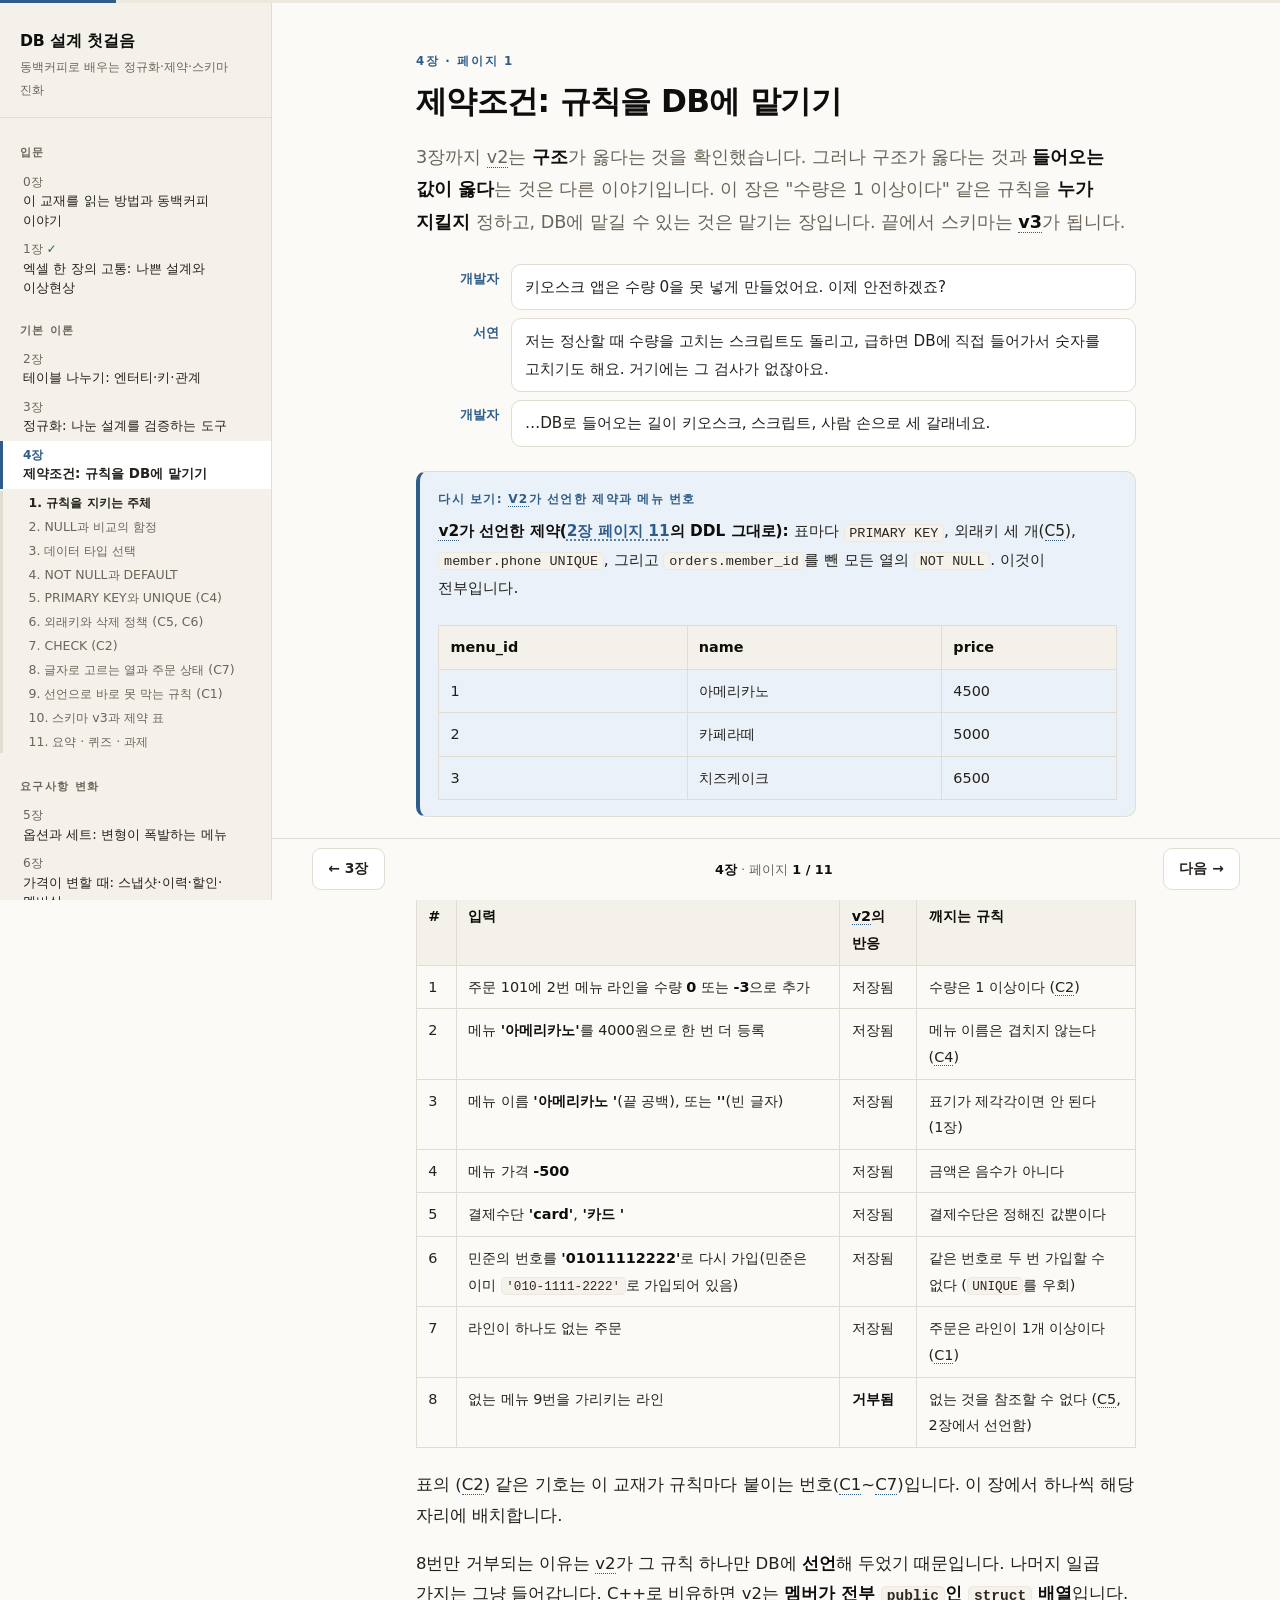
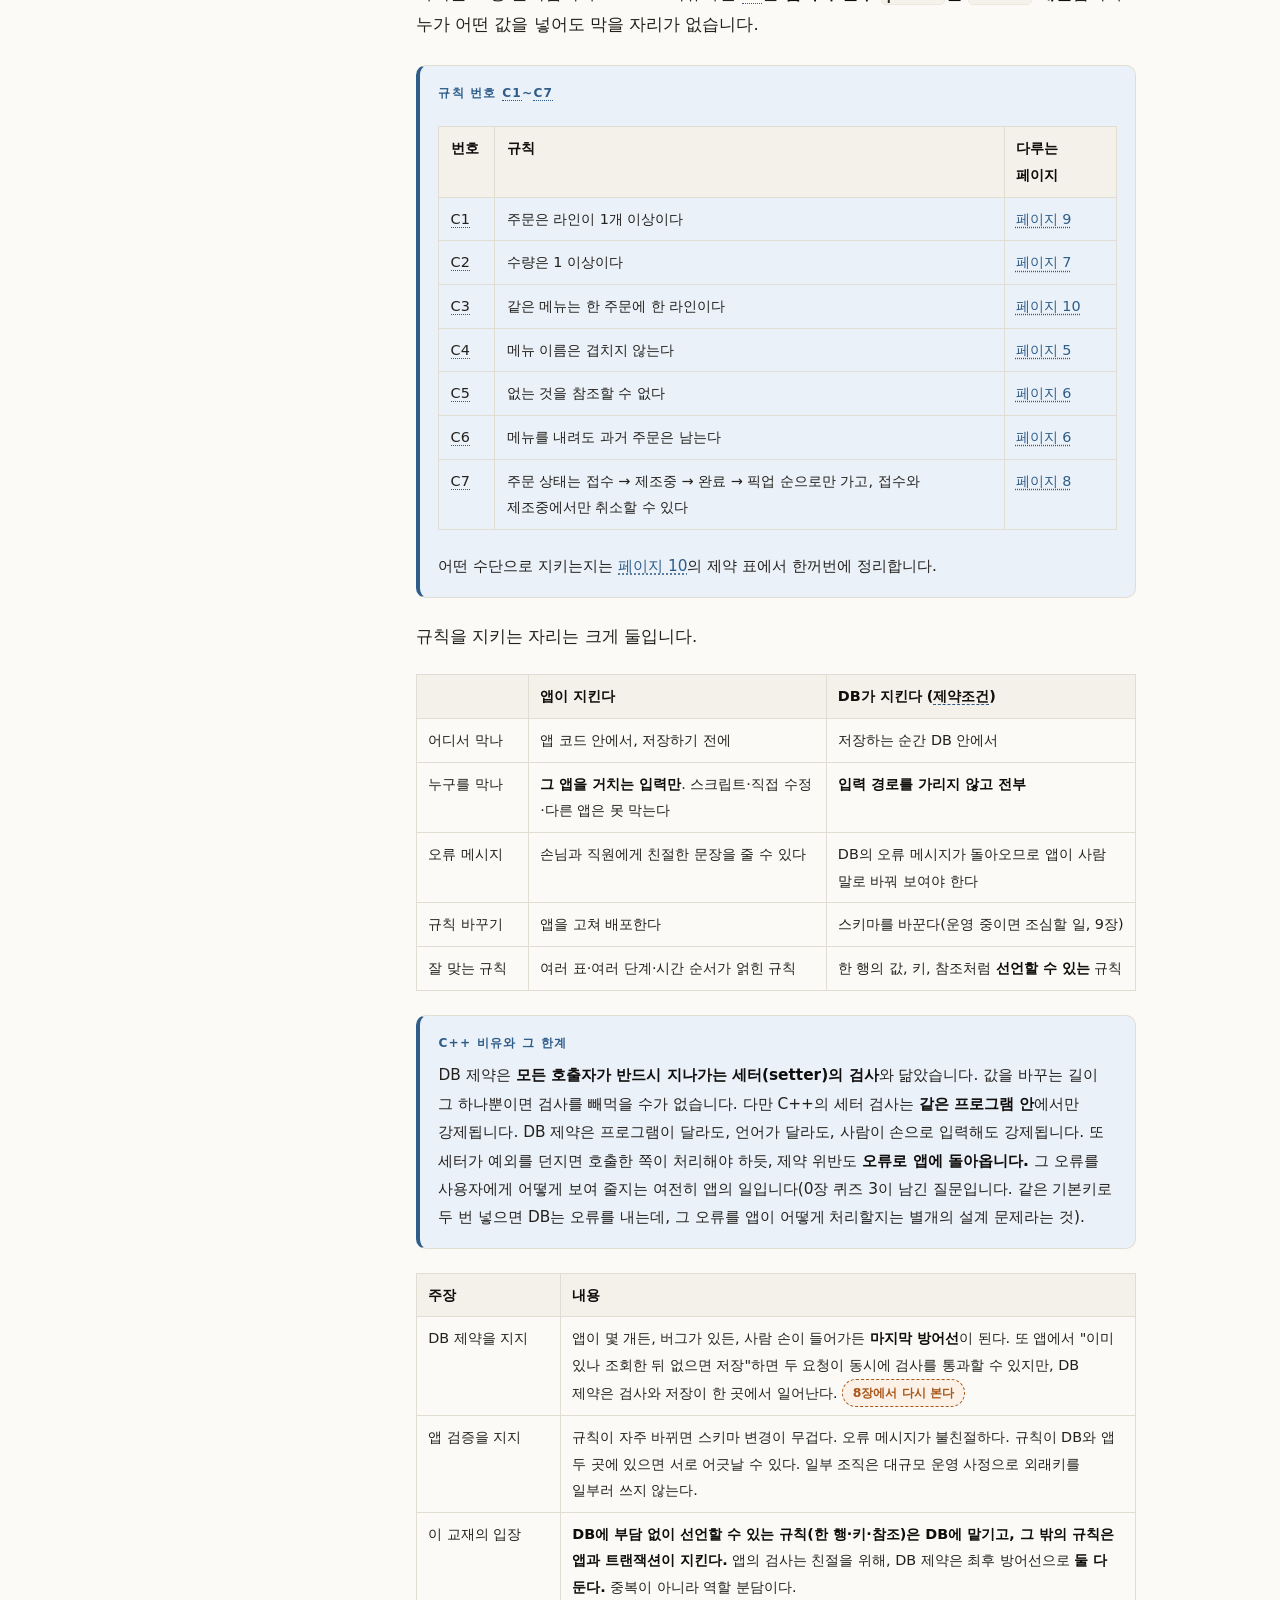
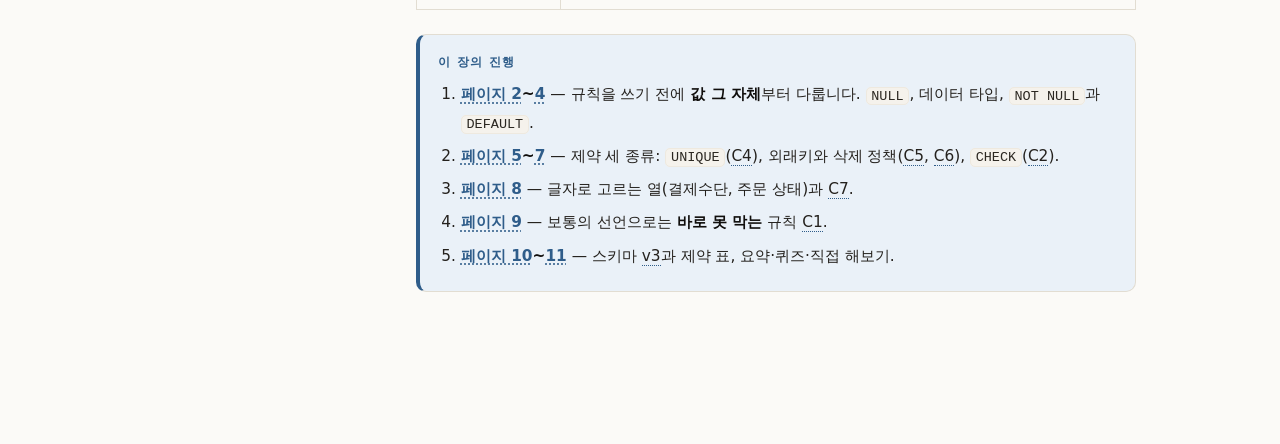
<file: docs/ch04.html>
<!DOCTYPE html>
<html lang="ko" data-chapter="ch04">
<head>
<meta charset="utf-8">
<meta name="viewport" content="width=device-width, initial-scale=1">
<title>4장 · 제약조건: 규칙을 DB에 맡기기 — DB 설계 첫걸음</title>
<link rel="stylesheet" href="assets/book.css">
</head>
<body>

<main id="book"><div class="inner">

<!-- ─────────────────────────────────────────── 페이지 1 -->
<section class="screen" data-title="규칙을 지키는 주체">
  <p class="kicker">4장 · 페이지 1</p>
  <h1>제약조건: 규칙을 DB에 맡기기</h1>

  <p class="lead">3장까지 v2는 <b>구조</b>가 옳다는 것을 확인했습니다. 그러나 구조가 옳다는 것과 <b>들어오는 값이 옳다</b>는 것은 다른 이야기입니다.
  이 장은 "수량은 1 이상이다" 같은 규칙을 <b>누가 지킬지</b> 정하고, DB에 맡길 수 있는 것은 맡기는 장입니다.
  끝에서 스키마는 <b>v3</b>가 됩니다.</p>

  <div class="dialog">
    <div class="line"><div class="who">개발자</div><div class="say">
      <p>키오스크 앱은 수량 0을 못 넣게 만들었어요. 이제 안전하겠죠?</p></div></div>
    <div class="line"><div class="who">서연</div><div class="say">
      <p>저는 정산할 때 수량을 고치는 스크립트도 돌리고, 급하면 DB에 직접 들어가서 숫자를 고치기도 해요. 거기에는 그 검사가 없잖아요.</p></div></div>
    <div class="line"><div class="who">개발자</div><div class="say">
      <p>…DB로 들어오는 길이 키오스크, 스크립트, 사람 손으로 세 갈래네요.</p></div></div>
  </div>

  <div class="box note">
    <p class="box-t">다시 보기: v2가 선언한 제약과 메뉴 번호</p>
    <p><b>v2가 선언한 제약(2장 페이지 11의 DDL 그대로):</b> 표마다 <code>PRIMARY KEY</code>, 외래키 세 개(C5), <code>member.phone UNIQUE</code>, 그리고 <code>orders.member_id</code>를 뺀 모든 열의 <code>NOT NULL</code>. 이것이 전부입니다.</p>
    <div class="table-wrap">
      <table>
        <tr><th>menu_id</th><th>name</th><th>price</th></tr>
        <tr><td>1</td><td>아메리카노</td><td>4500</td></tr>
        <tr><td>2</td><td>카페라떼</td><td>5000</td></tr>
        <tr><td>3</td><td>치즈케이크</td><td>6500</td></tr>
      </table>
    </div>
  </div>

  <p>v2에 다음 입력을 넣어 봅시다. 번호와 열 이름은 생략하고 값만 적었습니다.</p>

  <div class="table-wrap">
    <table>
      <tr><th style="width:2.5rem">#</th><th>입력</th><th>v2의 반응</th><th>깨지는 규칙</th></tr>
      <tr><td>1</td><td>주문 101에 2번 메뉴 라인을 수량 <b>0</b> 또는 <b>-3</b>으로 추가</td><td>저장됨</td><td>수량은 1 이상이다 (C2)</td></tr>
      <tr><td>2</td><td>메뉴 <b>'아메리카노'</b>를 4000원으로 한 번 더 등록</td><td>저장됨</td><td>메뉴 이름은 겹치지 않는다 (C4)</td></tr>
      <tr><td>3</td><td>메뉴 이름 <b>'아메리카노 '</b>(끝 공백), 또는 <b>''</b>(빈 글자)</td><td>저장됨</td><td>표기가 제각각이면 안 된다 (1장)</td></tr>
      <tr><td>4</td><td>메뉴 가격 <b>-500</b></td><td>저장됨</td><td>금액은 음수가 아니다</td></tr>
      <tr><td>5</td><td>결제수단 <b>'card'</b>, <b>'카드 '</b></td><td>저장됨</td><td>결제수단은 정해진 값뿐이다</td></tr>
      <tr><td>6</td><td>민준의 번호를 <b>'01011112222'</b>로 다시 가입(민준은 이미 <code>'010-1111-2222'</code>로 가입되어 있음)</td><td>저장됨</td><td>같은 번호로 두 번 가입할 수 없다 (<code>UNIQUE</code>를 우회)</td></tr>
      <tr><td>7</td><td>라인이 하나도 없는 주문</td><td>저장됨</td><td>주문은 라인이 1개 이상이다 (C1)</td></tr>
      <tr><td>8</td><td>없는 메뉴 9번을 가리키는 라인</td><td><b>거부됨</b></td><td>없는 것을 참조할 수 없다 (C5, 2장에서 선언함)</td></tr>
    </table>
  </div>

  <p>표의 (C2) 같은 기호는 이 교재가 규칙마다 붙이는 번호(C1~C7)입니다. 이 장에서 하나씩 해당 자리에 배치합니다.</p>

  <p>8번만 거부되는 이유는 v2가 그 규칙 하나만 DB에 <b>선언</b>해 두었기 때문입니다. 나머지 일곱 가지는 그냥 들어갑니다.
  C++로 비유하면 v2는 <b>멤버가 전부 <code>public</code>인 <code>struct</code> 배열</b>입니다. 누가 어떤 값을 넣어도 막을 자리가 없습니다.</p>

  <div class="box note">
    <p class="box-t">규칙 번호 C1~C7</p>
    <div class="table-wrap">
      <table>
        <tr><th style="width:3.5rem">번호</th><th>규칙</th><th style="width:7rem">다루는 페이지</th></tr>
        <tr><td>C1</td><td>주문은 라인이 1개 이상이다</td><td>페이지 9</td></tr>
        <tr><td>C2</td><td>수량은 1 이상이다</td><td>페이지 7</td></tr>
        <tr><td>C3</td><td>같은 메뉴는 한 주문에 한 라인이다</td><td>페이지 10</td></tr>
        <tr><td>C4</td><td>메뉴 이름은 겹치지 않는다</td><td>페이지 5</td></tr>
        <tr><td>C5</td><td>없는 것을 참조할 수 없다</td><td>페이지 6</td></tr>
        <tr><td>C6</td><td>메뉴를 내려도 과거 주문은 남는다</td><td>페이지 6</td></tr>
        <tr><td>C7</td><td>주문 상태는 접수 → 제조중 → 완료 → 픽업 순으로만 가고, 접수와 제조중에서만 취소할 수 있다</td><td>페이지 8</td></tr>
      </table>
    </div>
    <p>어떤 수단으로 지키는지는 페이지 10의 제약 표에서 한꺼번에 정리합니다.</p>
  </div>

  <p>규칙을 지키는 자리는 크게 둘입니다.</p>

  <div class="table-wrap">
    <table>
      <tr><th style="width:7rem"></th><th>앱이 지킨다</th><th>DB가 지킨다 (<span class="term" data-term="constraint">제약조건</span>)</th></tr>
      <tr><td>어디서 막나</td><td>앱 코드 안에서, 저장하기 전에</td><td>저장하는 순간 DB 안에서</td></tr>
      <tr><td>누구를 막나</td><td><b>그 앱을 거치는 입력만</b>. 스크립트·직접 수정·다른 앱은 못 막는다</td><td><b>입력 경로를 가리지 않고 전부</b></td></tr>
      <tr><td>오류 메시지</td><td>손님과 직원에게 친절한 문장을 줄 수 있다</td><td>DB의 오류 메시지가 돌아오므로 앱이 사람 말로 바꿔 보여야 한다</td></tr>
      <tr><td>규칙 바꾸기</td><td>앱을 고쳐 배포한다</td><td>스키마를 바꾼다(운영 중이면 조심할 일, 9장)</td></tr>
      <tr><td>잘 맞는 규칙</td><td>여러 표·여러 단계·시간 순서가 얽힌 규칙</td><td>한 행의 값, 키, 참조처럼 <b>선언할 수 있는</b> 규칙</td></tr>
    </table>
  </div>

  <div class="box note">
    <p class="box-t">C++ 비유와 그 한계</p>
    <p>DB 제약은 <b>모든 호출자가 반드시 지나가는 세터(setter)의 검사</b>와 닮았습니다. 값을 바꾸는 길이 그 하나뿐이면 검사를 빼먹을 수가 없습니다.
    다만 C++의 세터 검사는 <b>같은 프로그램 안</b>에서만 강제됩니다. DB 제약은 프로그램이 달라도, 언어가 달라도, 사람이 손으로 입력해도 강제됩니다.
    또 세터가 예외를 던지면 호출한 쪽이 처리해야 하듯, 제약 위반도 <b>오류로 앱에 돌아옵니다.</b>
    그 오류를 사용자에게 어떻게 보여 줄지는 여전히 앱의 일입니다(0장 퀴즈 3이 남긴 질문입니다. 같은 기본키로 두 번 넣으면 DB는 오류를 내는데, 그 오류를 앱이 어떻게 처리할지는 별개의 설계 문제라는 것).</p>
  </div>

  <div class="table-wrap">
    <table>
      <tr><th style="width:9rem">주장</th><th>내용</th></tr>
      <tr><td>DB 제약을 지지</td><td>앱이 몇 개든, 버그가 있든, 사람 손이 들어가든 <b>마지막 방어선</b>이 된다. 또 앱에서 "이미 있나 조회한 뒤 없으면 저장"하면 두 요청이 동시에 검사를 통과할 수 있지만, DB 제약은 검사와 저장이 한 곳에서 일어난다.
      <span class="later">8장에서 다시 본다</span></td></tr>
      <tr><td>앱 검증을 지지</td><td>규칙이 자주 바뀌면 스키마 변경이 무겁다. 오류 메시지가 불친절하다. 규칙이 DB와 앱 두 곳에 있으면 서로 어긋날 수 있다. 일부 조직은 대규모 운영 사정으로 외래키를 일부러 쓰지 않는다.</td></tr>
      <tr><td>이 교재의 입장</td><td><b>DB에 부담 없이 선언할 수 있는 규칙(한 행·키·참조)은 DB에 맡기고, 그 밖의 규칙은 앱과 트랜잭션이 지킨다.</b> 앱의 검사는 친절을 위해, DB 제약은 최후 방어선으로 <b>둘 다 둔다.</b> 중복이 아니라 역할 분담이다.</td></tr>
    </table>
  </div>

  <div class="box note">
    <p class="box-t">이 장의 진행</p>
    <ol>
      <li><b>페이지 2~4</b> — 규칙을 쓰기 전에 <b>값 그 자체</b>부터 다룹니다. <code>NULL</code>, 데이터 타입, <code>NOT NULL</code>과 <code>DEFAULT</code>.</li>
      <li><b>페이지 5~7</b> — 제약 세 종류: <code>UNIQUE</code>(C4), 외래키와 삭제 정책(C5, C6), <code>CHECK</code>(C2).</li>
      <li><b>페이지 8</b> — 글자로 고르는 열(결제수단, 주문 상태)과 C7.</li>
      <li><b>페이지 9</b> — 보통의 선언으로는 <b>바로 못 막는</b> 규칙 C1.</li>
      <li><b>페이지 10~11</b> — 스키마 v3과 제약 표, 요약·퀴즈·직접 해보기.</li>
    </ol>
  </div>
</section>

<!-- ─────────────────────────────────────────── 페이지 2 -->
<section class="screen" data-title="NULL과 비교의 함정">
  <p class="kicker">4장 · 페이지 2</p>
  <h2>NULL과 비교의 함정</h2>

  <p>2장에서 비회원 주문은 <code>orders.member_id</code>를 <b>비워 두는</b> 것으로 표현했습니다. 그 "비어 있음"이 <code>NULL</code>입니다.
  다음 세 행만 있는 <code>orders</code>를 <b>가정</b>해 봅시다(설명용 행입니다).</p>

  <div class="table-wrap">
    <table>
      <tr><th>order_id</th><th>member_id</th><th>payment</th></tr>
      <tr><td>101</td><td>1</td><td>카드</td></tr>
      <tr><td>102</td><td>2</td><td>현금</td></tr>
      <tr><td>106</td><td><b>NULL</b></td><td>카드</td></tr>
    </table>
  </div>

  <p>이 표에 네 가지를 물어봅니다. 결과를 예상한 뒤 주석을 보세요.</p>

<pre><span class="cap">-- NULL 을 만난 조회 네 가지</span><code>SELECT order_id FROM orders WHERE member_id = NULL;    -- 0행
SELECT order_id FROM orders WHERE member_id IS NULL;   -- 106
SELECT order_id FROM orders WHERE member_id &lt;&gt; 1;      -- 102 (106 은 빠진다)
SELECT COUNT(*), COUNT(member_id) FROM orders;         -- 3, 2
</code></pre>

  <ol class="notes">
    <li><span class="ln">1행</span> <code>= NULL</code>은 <b>아무 행도 고르지 못합니다.</b> 106의 <code>member_id</code>가 NULL인데도 그렇습니다.</li>
    <li><span class="ln">2행</span> NULL인지 묻는 문법은 따로 있습니다. <code>IS NULL</code>, 반대는 <code>IS NOT NULL</code>입니다.</li>
    <li><span class="ln">3행</span> <code>&lt;&gt;</code>는 "같지 않다"입니다. 그런데 NULL인 106은 <b>"1이 아니다"에도 해당하지 않아서</b> 결과에서 사라집니다.
    비회원 주문이 조용히 빠지는 이 버그는 실무에서 매우 흔합니다.</li>
    <li><span class="ln">4행</span> <code>COUNT(*)</code>는 행 수(3)를, <code>COUNT(member_id)</code>는 그 열이 NULL이 <b>아닌</b> 행 수(2)를 셉니다. <code>SUM</code>, <code>AVG</code>도 NULL인 칸은 건너뜁니다.</li>
  </ol>

  <p>1·3·4행의 함정에는 같은 원인이 있습니다. 아래 이름 붙이기에서 설명합니다.</p>

  <div class="box note">
    <p class="box-t">이름 붙이기</p>
    <p><span class="term" data-term="null">NULL</span>은 <b>값이 없다, 또는 알 수 없다</b>는 표시입니다. <b>0도, 빈 글자 <code>''</code>도 아닙니다.</b>
    NULL과의 비교는 참도 거짓도 아닌 <b>"알 수 없음"</b>이 되고, <code>WHERE</code>는 <b>참인 행만</b> 남깁니다. 이런 식의 셈법을
    <span class="term" data-term="tvl">3값 논리</span>라고 합니다. "알 수 없는 값"과 "1"이 같은지는 알 수 없고, <b>"알 수 없는 값" 둘이 같은지도 알 수 없습니다.</b>
    그래서 <code>NULL = NULL</code>도 참이 아닙니다.</p>
  </div>

  <div class="table-wrap">
    <table>
      <tr><th>식</th><th>결과</th><th>이유</th></tr>
      <tr><td><code>NULL = NULL</code></td><td>NULL (알 수 없음)</td><td>모르는 값 둘이 같은지는 모른다</td></tr>
      <tr><td><code>4500 + NULL</code></td><td>NULL</td><td>모르는 값을 더한 결과도 모른다</td></tr>
      <tr><td><code>NULL OR TRUE</code></td><td>TRUE</td><td>한쪽이 참이면 다른 쪽을 몰라도 참</td></tr>
      <tr><td><code>NULL AND FALSE</code></td><td>FALSE</td><td>한쪽이 거짓이면 다른 쪽을 몰라도 거짓</td></tr>
    </table>
  </div>

  <div class="table-wrap">
    <table>
      <tr><th style="width:5rem">값</th><th>뜻</th><th>동백커피의 예</th></tr>
      <tr><td><code>0</code></td><td>숫자 영. 값이 <b>있다</b></td><td>가격 0원</td></tr>
      <tr><td><code>''</code></td><td>길이가 0인 글자. 값이 <b>있다</b></td><td>이름 칸에 아무것도 치지 않은 입력이 이렇게 들어오기도 한다</td></tr>
      <tr><td><code>NULL</code></td><td>값이 <b>없다·모른다</b></td><td>비회원 주문의 <code>member_id</code></td></tr>
    </table>
  </div>

  <p>이 교재는 PostgreSQL 기준이라 위 표가 맞습니다. 다만 <b>Oracle은 빈 글자 <code>''</code>를 NULL로 취급합니다.</b> 다른 DB로 옮길 때는 이 차이를 확인해야 합니다.</p>

  <p><b>0원과 NULL은 다릅니다.</b> 가격 0원은 "공짜라는 사실"이고, 가격 NULL은 "얼마인지 모른다"입니다.
  <code>NULL</code>이 섞인 값에 <code>4500 + NULL</code>처럼 계산하면 결과가 통째로 NULL이 됩니다.
  그래서 돈을 받지 않는 항목이 생기면 그 가격은 NULL이 아니라 <b>0으로 저장</b>해야 합니다. <span class="later">5장에서 다시 본다</span></p>

  <div class="box warn">
    <p class="box-t">C++ 비유의 한계</p>
    <p>C++에서는 <code>nullptr == nullptr</code>이 참이고 비어 있는 <code>std::optional</code> 둘도 같다고 나옵니다. SQL의 NULL은 <b>값이 아니라 "모른다"는 표시</b>라서 비교하면 참이 되지 않습니다.
    (NaN끼리의 비교가 참이 되지 않는 것과 조금 닮았지만, SQL은 거짓이 아니라 "알 수 없음"으로 셈합니다.)
    NULL끼리도 같다고 보고 싶으면 <code>IS NOT DISTINCT FROM</code>이라는 비교 연산자가 따로 있습니다.</p>
  </div>

  <details class="fold">
    <summary>더 깊이 — NOT IN과 NULL</summary>
    <div class="fold-body">
      <p><code>x NOT IN (1, NULL)</code>은 <b>어떤 x에 대해서도 참이 되지 않습니다.</b> "1도 아니고 NULL(모르는 값)도 아닌가"에서 뒷부분이 알 수 없음이 되기 때문입니다.
      그래서 <code>WHERE menu_id NOT IN (SELECT menu_id FROM order_line)</code>처럼 <b>서브쿼리의 결과에 NULL이 하나라도 섞이면</b> 조회가 통째로 빈 결과를 돌려줍니다.
      이 교재의 <code>order_line.menu_id</code>는 <code>NOT NULL</code>이라 안전하지만, NULL이 들어올 수 있는 열이라면 <code>NOT EXISTS</code>로 쓰는 것이 안전합니다.</p>
    </div>
  </details>
</section>

<!-- ─────────────────────────────────────────── 페이지 3 -->
<section class="screen" data-title="데이터 타입 선택">
  <p class="kicker">4장 · 페이지 3</p>
  <h2>데이터 타입 선택</h2>

  <p>열의 <b>타입</b>은 가장 기본적인 제약입니다. <code>INTEGER</code> 열에 글자를 넣으려 하면 DB가 거부합니다. 그래서 타입을 고르는 것은 "이 열에 들어올 수 있는 값의 범위를 정하는" 설계 결정입니다.
  v2의 열 몇 개를 다시 봅시다. 0~2장에서는 이유를 미뤄 두었습니다.</p>

  <div class="table-wrap">
    <table>
      <tr><th>열</th><th>타입</th><th>이유</th><th>고르지 않은 것과 그 문제</th></tr>
      <tr><td><code>menu.price</code></td><td><code>INTEGER</code></td><td>원화는 소수점이 없으니 <b>원 단위 정수</b></td><td><code>float</code>: 오차가 생긴다(아래). <code>NUMERIC</code>은 소수가 필요할 때</td></tr>
      <tr><td><code>order_line.quantity</code></td><td><code>INTEGER</code></td><td>잔 수는 정수</td><td>소수를 받을 이유가 없다</td></tr>
      <tr><td><code>orders.ordered_at</code></td><td><code>TIMESTAMPTZ</code></td><td>"언제 일어났는가"를 한 순간으로 기록</td><td><code>TIMESTAMP</code>: 시간대 정보가 없는 시각 값(아래)</td></tr>
      <tr><td><code>member.phone</code></td><td><code>TEXT</code></td><td>숫자처럼 보여도 <b>계산하지 않는 글자</b></td><td><code>INTEGER</code>: 앞자리 0이 사라지고 하이픈을 못 담는다</td></tr>
      <tr><td><code>menu.name</code> 등</td><td><code>TEXT</code></td><td>길이가 정해지지 않은 글자</td><td><code>VARCHAR(n)</code>은 길이 규칙이 업무 규칙일 때(아래)</td></tr>
    </table>
  </div>

  <h3>금액: float이 안 되는 이유</h3>

  <p>같은 덧셈을 두 가지 타입으로 해 봅니다. <code>값::타입</code>은 PostgreSQL에서 값의 타입을 바꾸는 문법이고, <code>float8</code>은 C++의 <code>double</code>과 같은 8바이트 부동소수점입니다.</p>

<pre><span class="cap">-- 0.1 + 0.2 가 0.3 인가?</span><code>SELECT 0.1::float8  + 0.2::float8  = 0.3::float8;    -- f (거짓)
SELECT 0.1::numeric + 0.2::numeric = 0.3::numeric;   -- t (참)
</code></pre>

  <p>C++에서 <code>0.1 + 0.2 == 0.3</code>이 거짓인 것과 같은 이유입니다. <span class="term" data-term="floatpt">부동소수점</span>은 2진수라 0.1을 정확히 담지 못합니다.
  금액을 이 타입으로 저장하면 합계가 1원씩 어긋나거나 "같은 금액"의 비교가 실패합니다. 그래서 선택지는 둘입니다.</p>

  <ul>
    <li><b>원 단위 정수(<code>INTEGER</code>)</b> — 동백커피의 선택. 정확하고 단순합니다. <code>INTEGER</code>는 약 ±21억까지라 동백커피의 금액에는 충분합니다.</li>
    <li><b><code>NUMERIC(p, s)</code></b> — 정확한 십진수입니다. <code>p</code>는 전체 자릿수, <code>s</code>는 소수점 아래 자릿수(<code>NUMERIC(10, 2)</code>는 소수 둘째 자리까지 8자리 정수부)입니다.
    소수 단가, 외화, 세금을 나눠 계산해야 하는 경우에 씁니다. 정확한 대신 정수보다 느리고 계산 규칙(반올림)을 정해야 합니다.</li>
  </ul>

  <div class="box bad">
    <p class="box-t">금액 열과 float</p>
    <p>SQL 책의 예제에서도 <code>price FLOAT</code>를 가끔 볼 수 있지만, 돈은 <b>정확해야 하는 값</b>입니다. 오차는 합계·비교·정산 모든 곳에서 조용히 쌓입니다.</p>
  </div>

  <h3>시각: TIMESTAMP와 TIMESTAMPTZ</h3>

  <p>키오스크(한국 시각)가 3월 4일 오전 9시 10분에 주문을 받았습니다. DB 서버와 앱 서버의 시간대가 <b>다르게 설정</b>되어 있다면 이 값은 어떻게 저장될까요?</p>

  <div class="table-wrap">
    <table>
      <tr><th style="width:8rem">타입</th><th>저장하는 것</th><th>시간대가 다른 곳에서 읽으면</th></tr>
      <tr><td><code>TIMESTAMP</code></td><td><code>2026-03-04 09:10</code>이라는 <b>날짜와 시각 값 그대로</b>. 어느 시간대인지는 저장하지 않음</td><td>아무 변환 없이 그대로. 그 시각이 한국 시각인지 UTC인지 <b>아무도 모른다</b></td></tr>
      <tr><td><code>TIMESTAMPTZ</code></td><td><b>한 순간</b>. 입력받을 때 시간대를 반영해 UTC 기준으로 바꿔 저장(시간대 이름 자체는 저장하지 않음)</td><td>읽는 쪽 <b>세션의 시간대 설정</b>에 맞춰 바꿔 보여 줌. 같은 순간으로 일치</td></tr>
    </table>
  </div>

  <p>"언제 일어났는가"를 기록하는 열(주문 시각, 결제 시각)은 <code>TIMESTAMPTZ</code>로 두는 것이 안전합니다. 2장의 설명이 이것입니다.
  반대로 <b>날짜만 의미 있는 값</b>(생일, 영업일)은 <code>DATE</code>를 씁니다.</p>

  <details class="fold">
    <summary>더 깊이 — TEXT와 VARCHAR(n)</summary>
    <div class="fold-body">
      <p>PostgreSQL에서는 <code>TEXT</code>와 <code>VARCHAR(n)</code>의 <b>성능 차이가 없습니다.</b> <code>VARCHAR(n)</code>의 의미는 "n자를 넘으면 거부"라는 길이 규칙 하나뿐입니다.
      길이 한도가 <b>업무 규칙</b>이면(예: 메뉴 이름은 30자까지) <code>VARCHAR(30)</code>이나 <code>CHECK (length(name) &lt;= 30)</code>으로 적고, 그렇지 않다면 <code>TEXT</code>로 충분합니다.
      "습관적으로 <code>VARCHAR(255)</code>"는 근거 없는 한도입니다.</p>
      <p><b>다른 DB에서는</b> 다릅니다. MySQL 등에서는 <code>TEXT</code>와 <code>VARCHAR</code>의 저장·인덱스 취급이 달라서 옮길 때 확인이 필요합니다.
      이 교재는 PostgreSQL 기준입니다. 번호 열(<code>INTEGER</code>, 약 21억까지)은 주문이 21억 건을 넘을 일이 없다고 보고 그대로 두지만, 그럴 가능성이 있는 열은 <code>BIGINT</code>를 씁니다.</p>
    </div>
  </details>

  <p>상태값(접수·제조중…)의 타입은 페이지 8에서 다룹니다.</p>
</section>

<!-- ─────────────────────────────────────────── 페이지 4 -->
<section class="screen" data-title="NOT NULL과 DEFAULT">
  <p class="kicker">4장 · 페이지 4</p>
  <h2>NOT NULL과 DEFAULT</h2>

  <p>페이지 2에서 NULL은 쓰기는 쉬워도 조회에서 함정을 만든다는 것을 보았습니다. 그런데 열에 아무 선언도 하지 않으면 <b>기본값은 "NULL 허용"</b>입니다.
  그래서 설계의 원칙은 이렇습니다.</p>

  <div class="box note">
    <p class="box-t">원칙</p>
    <p><b><code>NOT NULL</code>이 기본이고, NULL을 허용하는 열은 이유를 문장으로 댈 수 있어야 합니다.</b> 기본키는 자동으로 <code>NOT NULL</code>입니다.</p>
  </div>

  <p>v2의 열을 이 원칙으로 훑으면 <b>NULL을 허용하는 열은 <code>orders.member_id</code> 하나</b>입니다. 이유는 "비회원 주문은 주인이 없다"입니다. 나머지 열은 모두 <code>NOT NULL</code>로 이미 선언되어 있습니다.</p>

  <p>비회원 주문을 NULL 없이 표현하는 대안도 있습니다. 동료가 제안할 법한 세 가지를 비교합니다.</p>

  <div class="table-wrap">
    <table>
      <tr><th style="width:11rem">방법</th><th>장점</th><th>약점</th></tr>
      <tr><td><b>NULL</b> (v3의 선택)</td><td>"회원이 아니다"를 그대로 표현. 외래키가 NULL은 검사하지 않음(2장)</td><td><code>member_id &lt;&gt; 1</code> 같은 조회에서 비회원이 조용히 빠진다(페이지 2)</td></tr>
      <tr><td>비회원 전용 <b>회원 행</b><br>(<code>member_id = 0</code>, 이름 "비회원")</td><td>모든 주문이 회원을 가리킨다. 위의 조회 함정이 없다</td><td>"가짜 회원"이 회원 수·통계·마케팅 조회에 섞인다. 전화번호가 <code>NOT NULL UNIQUE</code>라서 이 행에 가짜 번호를 지어 넣어야 한다</td></tr>
      <tr><td><b>표를 나눔</b> (회원 주문 / 비회원 주문)</td><td>NULL도 가짜 행도 없다</td><td>주문을 합쳐 보는 조회마다 두 표를 합쳐야 해서 복잡하다</td></tr>
    </table>
  </div>

  <p>"값이 없다"는 사실은 없앨 수 없고, 어디서 표현할지 고르는 문제입니다. 이 교재는 <b>NULL을 그 열 하나로 한정하고</b>, 그 열을 조회할 때 <code>IS NULL</code>을 잊지 않는 쪽을 택했습니다.</p>

  <h3>DEFAULT</h3>

  <p><span class="term" data-term="defaultval">DEFAULT</span>는 <code>INSERT</code>에서 그 열을 <b>적지 않았을 때</b> DB가 대신 넣어 줄 값입니다. 주문 시각이 대표적입니다.
  v3에서 <code>orders.ordered_at</code>에 붙입니다.</p>

<pre><span class="cap">-- v3 의 ordered_at 과, 그 열을 적지 않은 INSERT</span><code>-- (열 정의 한 줄)
ordered_at  TIMESTAMPTZ NOT NULL DEFAULT NOW()

-- ordered_at 을 적지 않았다: DB 가 지금 시각을 채운다
INSERT INTO orders (order_id, member_id, payment, barista)
VALUES (106, NULL, '카드', '지호');
</code></pre>

  <ul>
    <li><code>NOW()</code>는 현재 시각을 돌려주는 함수이고, 정확히는 <b>현재 트랜잭션이 시작된 시각</b>입니다.</li>
    <li>이렇게 하면 <b>시계를 DB 서버 하나로 통일</b>할 수 있습니다. 키오스크가 여러 대이고 시계가 조금씩 다르면 주문 순서가 뒤바뀔 수 있습니다.</li>
    <li>이 INSERT는 <code>member_id</code>에 NULL을 <b>명시</b>했습니다. 비회원 주문이라는 뜻이 코드에 드러납니다.</li>
  </ul>

  <div class="box warn">
    <p class="box-t">DEFAULT의 함정 두 가지</p>
    <ul>
      <li><b>DEFAULT는 "열을 적지 않았을 때"만 작동합니다.</b> 열 이름을 적고 값으로 <code>NULL</code>을 넣으면 DEFAULT가 아니라 NULL이 들어가려다 <code>NOT NULL</code> 위반으로 거부됩니다.</li>
      <li><b>DEFAULT는 규칙이 아니라 편의입니다.</b> 나중에 <code>UPDATE</code>로 다른 값을 넣는 것은 막지 못합니다. 값을 제한하는 것은 페이지 7의 <code>CHECK</code>입니다.</li>
    </ul>
  </div>

  <p>DEFAULT가 더 중요해지는 경우가 하나 있습니다. <b>이미 행이 들어 있는 표에 <code>NOT NULL</code> 열을 새로 더할 때</b>, 기존 행들은 그 열에 넣을 값이 없으므로 DEFAULT가 있어야 합니다.
  페이지 6에서 실제로 그렇게 합니다. 운영 중인 표에서 이 작업을 안전하게 하는 방법은 9장의 주제입니다. <span class="later">9장에서 다시 본다</span></p>
</section>

<!-- ─────────────────────────────────────────── 페이지 5 -->
<section class="screen" data-title="PRIMARY KEY와 UNIQUE (C4)">
  <p class="kicker">4장 · 페이지 5</p>
  <h2>PRIMARY KEY와 UNIQUE (C4)</h2>

  <p>기본키는 2장에서 배웠습니다. 이제 <b>기본키와 비슷한 제약</b>(<code>UNIQUE</code>)을 정리합니다. 둘 다 "같은 값이 두 행에 있을 수 없다"를 DB가 강제하고, DB는 그것을 위해 인덱스를 자동으로 만듭니다(7장).</p>

  <div class="table-wrap">
    <table>
      <tr><th></th><th>같은 값 중복</th><th>NULL</th><th>한 표에 몇 개</th></tr>
      <tr><td><code>PRIMARY KEY</code></td><td>불가</td><td>불가(자동 <code>NOT NULL</code>)</td><td>1개(열 조합이어도 1개)</td></tr>
      <tr><td><span class="term" data-term="unique"><code>UNIQUE</code></span></td><td>불가</td><td><b>허용</b>. PostgreSQL에서는 NULL이 여러 행에 있어도 중복으로 보지 않습니다</td><td>여러 개 가능</td></tr>
    </table>
  </div>

  <p>C4 "메뉴 이름은 겹치지 않는다"를 DB에 맡깁니다. 이 규칙 덕분에 이름도 행을 구별할 수 있는 <b>후보키</b>(2장: 유일성과 최소성을 모두 만족하는 열 조합)가 됩니다. 그래도 대표로는 대리키 <code>menu_id</code>를 뽑았습니다.
  뽑히지 못한 후보키는 <code>UNIQUE</code>로 지킵니다. <code>member.phone</code>이 그랬던 것과 같습니다.</p>

<pre><span class="cap">-- v3 의 menu.name (일부)</span><code>name  TEXT  NOT NULL UNIQUE

-- 같은 이름을 또 넣으면
INSERT INTO menu (menu_id, name, price) VALUES (4, '아메리카노', 4000);
-- ERROR:  duplicate key value violates unique constraint "menu_name_key"
-- DETAIL:  Key (name)=(아메리카노) already exists.
</code></pre>

  <p>오류 메시지의 <code>menu_name_key</code>는 DB가 <b>붙인 제약의 이름</b>입니다(<code>표_열_key</code>). 앱이 "이미 있는 메뉴 이름입니다"라고 번역해 보여 주는 것이 바로 페이지 1의 역할 분담입니다.</p>

  <h3>UNIQUE가 못 막는 것 세 가지</h3>

  <div class="box warn">
    <p class="box-t">UNIQUE가 확인하는 범위</p>
    <ul>
      <li><b>표기 차이.</b> <code>'아메리카노 '</code>(끝 공백)는 <code>'아메리카노'</code>와 <b>다른 값</b>이라 통과합니다. 1장이 본 "끝 공백" 문제 그대로입니다. 영문 메뉴라면 <code>'Americano'</code>와 <code>'americano'</code>도 다른 값입니다.
      해결은 페이지 7의 <code>CHECK</code>로 공백을 막는 것입니다.</li>
      <li><b>NULL.</b> NULL은 여러 개 넣을 수 있으므로, <b>UNIQUE 열은 대개 <code>NOT NULL</code>과 함께</b> 씁니다. (PostgreSQL 15부터는 <code>UNIQUE NULLS NOT DISTINCT</code>로 NULL끼리도 중복으로 보게 할 수 있습니다.)</li>
      <li><b>내린 메뉴의 이름.</b> 페이지 6에서 다룰 판매중지(메뉴를 지우지 않고 "팔지 않음" 표시만 하는 방식)에서는 행이 남아 있으니 그 이름은 <b>다른 새 메뉴가 쓸 수 없습니다.</b>
      "판매중지가 아닌 메뉴끼리만 겹치지 않게" 하는 방법도 있지만(조건부 <code>UNIQUE</code> 인덱스) 이 교재에서는 다루지 않습니다.</li>
    </ul>
  </div>

  <h3>전화번호: UNIQUE를 우회하는 표기</h3>

  <p>2장의 <code>member.phone</code> 규칙은 "같은 번호로 두 번 가입할 수 없다"였습니다. 그런데 <code>010-1111-2222</code>와 <code>01011112222</code>는 글자가 달라서 <b>둘 다 들어갑니다.</b>
  <code>UNIQUE</code>가 의미를 가지려면 <b>표기가 하나</b>여야 합니다. 해법은 두 가지이고 <b>둘 다 씁니다.</b></p>

  <ul>
    <li><b>앱이 정규화</b>: 사용자가 어떻게 입력하든 하이픈 형식으로 바꿔서 저장합니다. 사용자 친화적인 쪽은 앱입니다.</li>
    <li><b>DB가 형식을 강제</b>: 형식에 맞지 않으면 저장하지 않습니다(페이지 7의 <code>CHECK</code>). 스크립트나 직접 수정이 형식을 깨는 것을 막는 최후 방어선입니다.</li>
  </ul>

  <p>이 교재는 <code>phone</code>을 <code>010-1111-2222</code> 같은 <b>하이픈 형식</b>으로 통일합니다. 그 <code>CHECK</code>는 페이지 7에서 씁니다.</p>
</section>

<!-- ─────────────────────────────────────────── 페이지 6 -->
<section class="screen" data-title="외래키와 삭제 정책 (C5, C6)">
  <p class="kicker">4장 · 페이지 6</p>
  <h2>외래키와 삭제 정책 (C5, C6)</h2>

  <p>C5(없는 것을 참조할 수 없다)는 2장에서 선언했고 페이지 1의 8번이 거부되는 이유였습니다. 그런데 외래키는 <b>반대 방향</b>에서도 일합니다.
  가리켜지는 쪽(부모: <code>menu</code>)의 행을 지우려 할 때, 그 행을 가리키는 쪽(자식: <code>order_line</code>)이 있다면 어떻게 해야 할까요?
  서연이 "치즈케이크는 이제 안 팔아요. 메뉴에서 빼 주세요"라고 합니다. 이 요구가 C6 "메뉴를 내려도 과거 주문은 남는다"와 부딪칩니다.</p>

<pre><span class="cap">-- 치즈케이크(3번)를 지우려 하면 (v2 에서도 그대로입니다)</span><code>DELETE FROM menu WHERE menu_id = 3;
-- ERROR:  update or delete on table "menu" violates foreign key
--         constraint "order_line_menu_id_fkey" on table "order_line"
-- DETAIL:  Key (menu_id)=(3) is still referenced from table "order_line".
</code></pre>

  <p>기본 동작은 <b>지우기를 거부</b>하는 것입니다. 다른 동작을 고르는 문법이 <span class="term" data-term="ondelete"><code>ON DELETE</code></span> 절이고, 선택지는 다섯 가지입니다.
  치즈케이크를 지울 때 <b>주문 101의 치즈케이크 라인</b>이 어떻게 되는지로 비교합니다(주문 101은 아메리카노 2잔과 치즈케이크 1개).</p>

  <div class="table-wrap">
    <table>
      <tr><th style="width:8.5rem">선택지</th><th>치즈케이크 라인은</th><th>동백커피에서</th></tr>
      <tr><td><code>NO ACTION</code><br>(쓰지 않으면 이것)</td><td>지우기를 거부한다. 검사는 문장이 끝날 때</td><td>기본값. 지금까지 본 동작</td></tr>
      <tr><td><code>RESTRICT</code></td><td>지우기를 거부한다. 즉시 검사</td><td><b>C6에 맞는다.</b></td></tr>
      <tr><td><code>CASCADE</code></td><td>라인도 <b>함께 지워진다</b></td><td>과거 주문의 치즈케이크 라인이 사라져 그 주문의 금액과 매출이 줄어든다. <b>C6 위반</b></td></tr>
      <tr><td><code>SET NULL</code></td><td><code>menu_id</code>가 NULL로 바뀐다</td><td>라인이 무슨 메뉴였는지 모르게 된다. 이 열은 <code>NOT NULL</code>이라 맞지 않는다</td></tr>
      <tr><td><code>SET DEFAULT</code></td><td><code>menu_id</code>가 기본값으로 바뀐다</td><td>"없는 메뉴"를 뜻하는 행을 따로 만들어야 해서 거의 쓰지 않는다</td></tr>
    </table>
  </div>

  <p><code>NO ACTION</code>과 <code>RESTRICT</code>의 차이는 검사 시점뿐이라 지금은 같다고 보아도 됩니다. (외래키 검사를 커밋 때로 미루도록 선언하면 <code>NO ACTION</code>은 부모를 지울 때의 검사도 커밋으로 미루지만, <code>RESTRICT</code>는 그래도 즉시 검사합니다. 지연 검사는 페이지 9에서 다시 나옵니다.) 이 교재는 <b>의도를 드러내려고 C6에만 <code>RESTRICT</code>를 적습니다.</b></p>

  <h3>삭제 대신 판매중지</h3>

  <p>그러면 메뉴를 내리고 싶은 서연의 요구는 어떻게 이룰까요? <b>행을 지우지 말고 "판매중지"라고 표시</b>합니다. <code>menu</code>에 열을 더합니다.</p>

<pre><span class="cap">-- v2 → v3: 판매중지 플래그</span><code>ALTER TABLE menu ADD COLUMN is_active BOOLEAN NOT NULL DEFAULT TRUE;
UPDATE menu SET is_active = FALSE WHERE menu_id = 3;   -- 치즈케이크 판매중지
SELECT menu_id, name, price FROM menu WHERE is_active; -- 키오스크 메뉴판
</code></pre>

  <ul>
    <li>1행 <code>ALTER TABLE ... ADD COLUMN</code>은 <b>이미 있는 표에 열을 하나 더하는</b> 문법입니다. 세 행이 이미 있으므로 <code>NOT NULL</code> 열을 더하려면 페이지 4에서 말한 <code>DEFAULT</code>가 필요합니다(없으면 기존 행에 넣을 값이 없어 오류).
    <code>BOOLEAN</code>은 참/거짓 타입이고 <code>TRUE</code>가 기본값입니다.</li>
    <li>2행은 지우지 않고 표시만 바꿉니다. 과거 주문의 라인은 그대로 치즈케이크를 가리킵니다.</li>
    <li>3행 <code>WHERE is_active</code>는 참/거짓 열을 그대로 조건으로 씁니다. 판매중지가 아닌 메뉴만 고릅니다.</li>
  </ul>

  <p>이 방식을 <span class="term" data-term="softdelete">소프트 삭제</span>(판매중지 플래그)라 부릅니다. 이 교재에서 <code>menu</code>의 삭제는 <b>DB 제약(<code>RESTRICT</code>)이 막고, 메뉴를 내리는 일은 판매중지 플래그가 맡습니다.</b></p>

  <div class="box warn">
    <p class="box-t">이후 장에서 드러나는 한계</p>
    <ul>
      <li><b>새 주문에 판매중지 메뉴를 담는 것은 DB가 막지 않습니다.</b> <code>is_active = FALSE</code>인 메뉴도 <code>order_line</code>이 가리킬 수 있습니다. 그것을 거르는 것은 <b>앱</b>(주문을 만들 때 <code>is_active</code>를 확인)의 일입니다.</li>
      <li>이름이나 가격을 <b>고치면</b> 과거 주문의 조회 결과도 같이 바뀝니다. D1 그대로입니다. 판매중지 플래그가 지켜 주는 것은 "행이 남는다"뿐입니다. <span class="later">6장에서 다시 본다</span></li>
    </ul>
  </div>

  <h3>v3의 외래키 세 개</h3>

  <div class="table-wrap">
    <table>
      <tr><th style="width:9rem">외래키</th><th style="width:7rem">삭제 정책</th><th>이유</th></tr>
      <tr><td><code>order_line.menu_id</code> → <code>menu</code></td><td><b><code>RESTRICT</code></b> 명시</td><td>C6. 메뉴를 지우는 것을 막고 판매중지로 대신한다</td></tr>
      <tr><td><code>order_line.order_id</code> → <code>orders</code></td><td>기본(<code>NO ACTION</code>)</td><td><b>주문은 지우지 않고 "취소" 상태로 남기는 것이 원칙</b>이다(페이지 8). 지우려는 시도는 실수일 가능성이 커서 <code>CASCADE</code>로 조용히 라인까지 지우는 것보다 거부되는 편이 안전하다. 테스트 데이터를 지울 때는 불편하지만 그것은 운영이 아니라 개발 환경의 사정이다</td></tr>
      <tr><td><code>orders.member_id</code> → <code>member</code></td><td>기본(<code>NO ACTION</code>)</td><td>회원을 지울 때 과거 주문을 어떻게 할지(탈퇴 정책)는 업무 결정이 더 필요해서 이 장에서는 "막는다"로 둔다. <code>SET NULL</code>은 그 주문을 비회원 주문으로 바꾸는 효과를 내는 선택지로만 기억해 둔다</td></tr>
    </table>
  </div>

  <p>외래키에는 <code>ON UPDATE</code>도 있지만, 키 값(대리키)은 <b>바꾸지 않는 것</b>이 원칙이라 이 교재에서는 쓰지 않습니다.</p>

  <div class="box warn">
    <p class="box-t">삭제 검사의 비용</p>
    <p><code>menu</code>에서 행을 지울 때 DB는 <b><code>order_line.menu_id</code>에 그 값이 있는지 찾아봐야</b> 합니다. 2장에서 말했듯 외래키 열에는 인덱스가 자동으로 생기지 않고,
    <code>order_line</code>의 기본키 <code>(order_id, menu_id)</code>는 앞 열이 <code>order_id</code>라서 <code>menu_id</code>로 찾는 데 거의 도움이 되지 않습니다.
    주문이 수백만 건이 되면 이 검사가 느려집니다. <span class="later">7장에서 다시 본다</span></p>
  </div>
</section>

<!-- ─────────────────────────────────────────── 페이지 7 -->
<section class="screen" data-title="CHECK (C2)">
  <p class="kicker">4장 · 페이지 7</p>
  <h2>CHECK (C2)</h2>

  <p>C2 "수량은 1 이상이다"를 포함해, 페이지 1의 입력 중 수량·가격·이름 표기·결제수단·전화번호 형식은 모두 <b>"한 행의 값이 지켜야 할 조건"</b>에 관한 규칙이었습니다. 이런 규칙을 선언하는 것이
  <span class="term" data-term="check"><code>CHECK</code></span>입니다. <b>한 행의 값이 조건식을 만족해야 저장</b>하고, 만족하지 않으면 그 <code>INSERT</code>나 <code>UPDATE</code>를 거부합니다.</p>

<pre><span class="cap">-- C2: 수량은 1 이상</span><code>quantity  INTEGER NOT NULL CHECK (quantity &gt;= 1)

INSERT INTO order_line (order_id, menu_id, quantity) VALUES (101, 2, 0);
-- ERROR:  new row for relation "order_line" violates check constraint
--         "order_line_quantity_check"
-- DETAIL:  Failing row contains (101, 2, 0).
</code></pre>

  <p>경계값은 <b>업무가 정합니다.</b> 0장 직접 해보기가 말한 "이상"의 경계입니다("5000원 이상"은 5000을 포함하므로 <code>&gt;=</code>). v3의 <code>CHECK</code>를 모아 봅니다.</p>

  <div class="table-wrap">
    <table>
      <tr><th style="width:9rem">열</th><th>조건</th><th>경계를 이렇게 정한 이유</th></tr>
      <tr><td><code>order_line.quantity</code></td><td><code>&gt;= 1</code></td><td>수량 0인 라인은 "주문하지 않았다"는 뜻이라 저장할 이유가 없다</td></tr>
      <tr><td><code>menu.price</code></td><td><code>&gt;= 0</code></td><td><b>0을 허용</b>한다. 무료 메뉴나 돈을 받지 않는 항목이 생길 수 있다. <code>&gt; 0</code>이라 썼다면 그때 제약을 고쳐야 한다</td></tr>
      <tr><td><code>menu.name</code></td><td><code>&lt;&gt; ''</code>이고 <code>= btrim(name)</code></td><td>0장이 미룬 빈 글자와 1장의 끝 공백을 막는다(아래)</td></tr>
      <tr><td><code>member.phone</code></td><td>정규식 형식</td><td>페이지 5의 표기 문제(아래)</td></tr>
    </table>
  </div>

<pre><span class="cap">-- 글자 열의 CHECK 두 가지</span><code>CHECK (name &lt;&gt; '' AND name = btrim(name))
CHECK (phone ~ '^01[0-9]-[0-9]{3,4}-[0-9]{4}$')
</code></pre>

  <ul>
    <li>1행 <code>btrim(name)</code>은 글자 <b>양끝의 공백</b>을 없앤 결과를 돌려주는 함수입니다(탭·줄바꿈은 지우지 않습니다). 원래 값과 같다는 것은 양끝에 공백이 없다는 뜻이고,
    <code>&lt;&gt; ''</code>와 함께면 "빈 글자"와 "공백만 있는 글자"도 막힙니다(공백만 있는 글자는 <code>btrim</code> 결과가 <code>''</code>라서 원래 값과 달라집니다).</li>
    <li>2행 <code>~</code>는 <b>정규식에 맞는지</b> 묻는 연산자입니다. 정규식 <code>^01[0-9]-[0-9]{3,4}-[0-9]{4}$</code>는 "<code>01</code>과 숫자 한 자리, 하이픈, 숫자 3~4자리, 하이픈, 숫자 4자리"가 글자 전체라는 뜻입니다.
    <code>010-1111-2222</code>는 통과하고 <code>01011112222</code>는 거부됩니다. 읽기만 하면 충분하고, 이 교재가 정규식을 가르치지는 않습니다.</li>
    <li>한계도 있습니다. <b>유선 번호나 해외 번호는 이 형식으로 받을 수 없습니다.</b> 요구가 바뀌면 제약을 바꿔야 합니다. 그것이 DB 제약의 비용입니다(페이지 1의 반대 의견).</li>
  </ul>

  <div class="box warn">
    <p class="box-t">CHECK와 NULL</p>
    <p>페이지 2의 3값 논리를 떠올리세요. <code>quantity</code>가 NULL이면 <code>NULL &gt;= 1</code>은 <b>알 수 없음</b>이고, <code>CHECK</code>는 "거짓인 행"만 거부하므로 <b>통과</b>합니다.
    그래서 <code>CHECK</code>가 있는 열은 <b><code>NOT NULL</code>과 짝</b>으로 써야 합니다. <code>order_line.quantity</code>에 이미 <code>NOT NULL</code>이 있었던 이유입니다.</p>
  </div>

  <div class="box note">
    <p class="box-t">CHECK가 못 하는 것</p>
    <ul>
      <li><b>같은 행의 열만 볼 수 있습니다.</b> 다른 행이나 다른 표를 조회(서브쿼리)하는 조건은 쓸 수 없습니다. "이 주문의 라인이 몇 개인가"를 <code>CHECK</code>로 쓰지 못하는 이유이고, 페이지 9에서 다룹니다.</li>
      <li><b>이전 값을 모릅니다.</b> <code>UPDATE</code>에서 <code>CHECK</code>가 보는 것은 <b>새 값뿐</b>이라 "접수에서 곧바로 픽업으로"처럼 <b>값이 바뀌는 순서</b>는 막지 못합니다(페이지 8).</li>
      <li>이미 행이 들어 있는 표에 <code>CHECK</code>를 더하면 <b>기존 행 전체가 검사</b>됩니다. 위반 행이 있으면 제약을 더할 수 없습니다(9장의 마이그레이션).</li>
    </ul>
  </div>
</section>

<!-- ─────────────────────────────────────────── 페이지 8 -->
<section class="screen" data-title="글자로 고르는 열과 주문 상태 (C7)">
  <p class="kicker">4장 · 페이지 8</p>
  <h2>글자로 고르는 열과 주문 상태 (C7)</h2>

  <p>결제수단(<code>orders.payment</code>)은 '카드', '현금' 중 하나입니다. 페이지 1의 5번이 보여 준 것처럼 글자로 적는 열은 <code>'card'</code>, <code>'카드 '</code> 같은 표기 흔들림이 생깁니다.
  이처럼 <b>값이 정해진 목록 중 하나</b>인 열을 지키는 방법은 셋입니다.</p>

  <p>여기에 <b>주문 상태</b>가 더해집니다. 0장의 흐름(주문 → 제조 → 픽업)을 지호가 주문마다 기록하려면 <code>orders</code>에 상태를 담을 열이 필요합니다.
  C7의 규칙은 이렇습니다. <b>접수 → 제조중 → 완료 → 픽업 순으로만 가고, 접수와 제조중에서만 취소할 수 있다.</b>
  '완료'는 제조가 끝나 손님을 기다리는 상태이고, '픽업'은 손님이 받아 간 상태입니다.</p>

  <div class="table-wrap">
    <table>
      <tr><th style="width:6.5rem"></th><th><code>CHECK (열 IN (목록))</code></th><th>별도 표 + 외래키</th><th><code>ENUM</code> 타입</th></tr>
      <tr><td>생김새</td><td><code>CHECK (status IN ('접수', ...))</code></td><td><code>order_status(code, label, sort_no)</code> 표를 두고 <code>orders.status</code>가 그 <code>code</code>를 가리킴</td><td><code>CREATE TYPE ... AS ENUM ('접수', ...)</code> 후 열 타입으로 사용</td></tr>
      <tr><td>값 추가</td><td>제약을 지우고 새로 더한다(<code>ALTER TABLE</code>)</td><td><b><code>INSERT</code> 한 라인</b>, 스키마 변경 없음</td><td><code>ALTER TYPE ... ADD VALUE</code></td></tr>
      <tr><td>값 삭제·이름 변경</td><td>제약을 새로 쓰면 된다(이미 쓰인 값이 있으면 그 행도 고쳐야 한다)</td><td><code>UPDATE</code>/<code>DELETE</code>(참조 중이면 거부)</td><td>이름 변경은 되지만 <b>값 삭제는 지원되지 않는다</b>(타입을 다시 만들어야 함)</td></tr>
      <tr><td>값에 속성 붙이기</td><td>불가</td><td><b>가능</b>: 표시 이름, 정렬 순서, "종료 상태인가" 같은 열</td><td>불가</td></tr>
      <tr><td>DDL만 보고 값을 아는가</td><td><b>예</b></td><td>아니오(표를 조회해야 함)</td><td>예(타입 정의를 봐야 함)</td></tr>
      <tr><td>이식성</td><td>높음(MySQL은 8.0.16부터 <code>CHECK</code>를 실제로 검사하고, 그 전에는 문법만 받아들이고 무시했다)</td><td>높음</td><td>낮음(DB마다 문법이 다름)</td></tr>
    </table>
  </div>

  <p>별도 표로 두는 방식은 3장 퀴즈 3의 <code>payment_code</code>/<code>payment_label</code>처럼 <b>코드와 설명이 짝</b>이 되는 설계를 표로 분리한 것과 같습니다.</p>

  <p><b>v3의 결정: <code>status</code>와 <code>payment</code> 모두 <code>CHECK</code>로 합니다.</b> 이유는 값의 수가 적고(다섯 개, 두 개) 바뀌는 일이 드물며,
  값 목록이 앱 코드와 같은 문장으로 DDL에 그대로 드러나기 때문입니다. <b>값이 자주 늘거나 값에 속성이 붙으면 별도 표로 옮깁니다.</b>
  (결제수단에 간편결제가 들어와 종류마다 수수료율이 붙는다면 별도 표가 맞습니다.)
  값은 한글 그대로 쓰지만, 실무에서는 <code>'RECEIVED'</code> 같은 영문 코드를 쓰는 조직도 많습니다.</p>

<pre><span class="cap">-- v3 의 orders.payment 와 status</span><code>payment  TEXT  NOT NULL CHECK (payment IN ('카드', '현금')),
barista  TEXT  NOT NULL,
status   TEXT  NOT NULL DEFAULT '접수'
         CHECK (status IN ('접수', '제조중', '완료', '픽업', '취소'))
</code></pre>

  <p>새 주문은 <code>status</code>를 적지 않으면 <code>DEFAULT</code>에 따라 <b>'접수'</b>로 시작합니다. <code>CHECK</code>는 <code>'제조 중'</code>(띄어쓰기)이나 <code>'cooking'</code> 같은 목록 밖의 값을 막습니다.</p>

  <h3>상태 전이 순서의 검사</h3>

  <p>그런데 <code>CHECK</code>가 <b>막지 못하는 것</b>이 있습니다. 페이지 7에서 말했듯 <code>CHECK</code>는 새 값만 보기 때문에 <code>'접수'</code>에서 곧바로 <code>'픽업'</code>으로 바꾸는 <code>UPDATE</code>도 목록 안의 값이라 통과합니다.
  허용되는 전이는 다음과 같습니다.</p>

  <div class="table-wrap">
    <table>
      <tr><th>지금 상태</th><th>갈 수 있는 상태</th></tr>
      <tr><td>접수</td><td>제조중, 취소</td></tr>
      <tr><td>제조중</td><td>완료, 취소</td></tr>
      <tr><td>완료</td><td>픽업</td></tr>
      <tr><td>픽업, 취소</td><td>없음(끝)</td></tr>
    </table>
  </div>

  <p>이 표는 <b>앱이 지킵니다.</b> 그런데 "현재 상태를 읽고 → 가능한지 판단하고 → 쓴다"를 따로 하면 그 사이에 다른 요청이 끼어들 수 있으니, <b>현재 상태를 조건에 넣은 <code>UPDATE</code></b>로 씁니다.</p>

<pre><span class="cap">-- 앱이 전이를 지키는 방법: 이전 상태를 조건에 넣는다</span><code>UPDATE orders SET status = '제조중'
WHERE  order_id = 106 AND status = '접수';            -- 갱신된 행 수가 1 이면 성공

UPDATE orders SET status = '취소'
WHERE  order_id = 106 AND status IN ('접수', '제조중'); -- 0 이면 이미 지나간 주문
</code></pre>

  <ul>
    <li>갱신된 행이 <b>1</b>이면 "접수였던 주문이 제조중이 되었다"이고, <b>0</b>이면 그 주문이 이미 다른 상태였다는 뜻입니다. 앱은 갱신된 행 수를 확인해 "이미 제조가 시작되어 취소할 수 없습니다" 같은 안내를 합니다.</li>
    <li>이 습관이 8장에서 동시에 들어오는 요청을 막는 조건부 <code>UPDATE</code>의 출발점입니다. <span class="later">8장에서 다시 본다</span></li>
    <li>PostgreSQL에는 <b>트리거</b>(특정 변경이 일어날 때 자동으로 실행되는 DB 안의 프로그램)로 전이를 DB 안에서 지키는 방법도 있지만, 이것은 선언이 아니라 프로그램 코드이고 DB마다 다릅니다. 이 교재는 앱에 둡니다.</li>
  </ul>

  <div class="box warn">
    <p class="box-t">남는 한계</p>
    <p><code>status</code> 열은 <b>지금 상태</b>만 담습니다. "몇 시에 제조중이 되었는가"는 알 수 없습니다. 상태가 바뀐 시각과 이력이 필요해지면 그것을 담는 표를 따로 설계해야 합니다.
    또 취소된 주문은 지워지지 않고 남으므로, 매출을 셀 때는 <b><code>status</code>를 조건에 넣는 것</b>을 잊으면 안 됩니다.</p>
  </div>
</section>

<!-- ─────────────────────────────────────────── 페이지 9 -->
<section class="screen" data-title="선언으로 바로 못 막는 규칙 (C1)">
  <p class="kicker">4장 · 페이지 9</p>
  <h2>선언으로 바로 못 막는 규칙 (C1)</h2>

  <p>C1 "주문은 라인이 1개 이상이다"를 DB에 맡겨 봅시다. 먼저 페이지 1의 7번이 왜 저장되는지 확인합니다.</p>

<pre><span class="cap">-- 라인 없는 주문이 저장된다</span><code>INSERT INTO orders (order_id, member_id, payment, barista)
VALUES (107, 1, '카드', '지호');
-- 성공. order_line 에는 107 이 없다.

-- 이런 주문을 찾아내는 점검 조회
SELECT o.order_id
FROM   orders AS o
LEFT JOIN order_line AS ol ON ol.order_id = o.order_id
WHERE  ol.order_id IS NULL;      -- 107 (라인 없는 주문이 더 있으면 그 번호도 나온다)
</code></pre>

  <ul>
    <li>1~2행의 <code>INSERT</code>는 성공합니다. 어떤 제약도 "이 주문에 라인이 있는가"를 묻지 않기 때문입니다.</li>
    <li>점검 조회의 <code>LEFT JOIN</code>은 <b>짝이 없는 왼쪽 행도 남기고</b> 오른쪽 열을 NULL로 채우는 <code>JOIN</code>입니다. 그래서 페이지 2에서 배운 <code>IS NULL</code>로 "라인이 없는 주문"을 골라낼 수 있습니다.</li>
  </ul>

  <p>DB에 맡기려는 시도는 세 가지가 있고, 어느 것도 그대로는 되지 않습니다.</p>

  <div class="table-wrap">
    <table>
      <tr><th style="width:10rem">시도</th><th>왜 안 되는가</th></tr>
      <tr><td><code>orders</code>에 <code>CHECK</code>로 "라인 수 &gt;= 1"</td><td>페이지 7: <code>CHECK</code>는 <b>그 행의 열만</b> 봅니다. 다른 표의 행 수를 세는 서브쿼리는 쓸 수 없습니다</td></tr>
      <tr><td><code>orders</code>가 첫 라인을 <code>NOT NULL</code> 외래키로 가리키게</td><td><b>닭과 달걀</b>입니다. 주문이 있으려면 라인이 먼저 있어야 하고, 라인은 주문을 가리키므로 주문이 먼저 있어야 합니다. 검사를 미루는 외래키로 풀 수는 있지만 비용이 큽니다(아래 상자)</td></tr>
      <tr><td>"저장 순간마다 라인이 1개 이상"으로 강제</td><td>주문을 저장하고 <b>그 다음에</b> 라인을 넣는 것이 자연스러운 순서입니다. 그 사이의 순간에는 라인이 0개인 주문이 있어야 합니다. 규칙은 "매 순간"이 아니라 <b>"한 묶음이 끝났을 때"</b>의 상태에 대한 것입니다</td></tr>
    </table>
  </div>

  <p>세 번째가 본질입니다. <b>이 규칙은 행 하나가 아니라 "여러 행이 모인 결과"에 대한 것이고, "언제 검사하는가"가 저장 한 번이 아니라 여러 저장의 묶음 단위</b>입니다.
  <code>CHECK</code>, 외래키, <code>UNIQUE</code>처럼 <b>저장할 때마다 바로 검사하는 보통의 선언으로는 표현되지 않습니다.</b></p>

  <div class="box note">
    <p class="box-t">DB로 표현하는 우회 방법</p>
    <p>외래키는 검사를 <b>트랜잭션이 끝날 때(커밋)까지 미루도록</b> 선언할 수 있습니다(<code>DEFERRABLE INITIALLY DEFERRED</code>, 지연 가능 외래키).
    먼저 <code>orders</code>에 "첫 라인"의 키를 담는 <code>NOT NULL</code> 열을 더합니다. 이 열을 자기 주문 번호와 묶어(복합 외래키) 자기 라인을 가리키게 합니다.
    <b>이 외래키(주문 → 라인) 하나만</b> 커밋 때로 미루면 C1을 <b>선언으로 표현할 수는 있습니다.</b>
    라인이 주문을 가리키는 원래 외래키는 주문 행을 먼저 넣으므로 미룰 필요가 없습니다.
    비용은 <code>orders</code>에 라인 정보를 겹쳐 담는 <b>중복 열</b>이 생기고, 그 라인을 지우거나 바꿀 때마다 이 열을 <b>늘 맞춰 고쳐야</b> 한다는 것입니다.</p>
    <p>PostgreSQL에는 검사를 미룰 수 있는 <b>제약 트리거</b>(<code>CONSTRAINT TRIGGER</code>)도 있지만, 그것은 선언이 아니라 <b>DB 안에 넣는 프로그램 코드</b>라 DB마다 다르고 테스트하고 관리할 대상이 늘어납니다.
    이 교재는 두 방법 모두 쓰지 않고, 이 규칙을 <b>앱이 트랜잭션 안에서 지킨다</b>고 정리합니다.</p>
  </div>

  <p>앱이 지킨다는 것은 구체적으로 이렇습니다.</p>
  <ol>
    <li>주문을 만드는 코드가 <b>라인 목록이 비어 있지 않은지</b> 먼저 확인합니다.</li>
    <li>주문 한 건과 그 라인들을 <b>하나의 트랜잭션</b>(0장에서 본 "전부 성공 아니면 전부 취소"의 묶음)으로 저장합니다. 중간에 실패하면 주문도 취소됩니다.</li>
    <li>라인을 지우는 코드도 지우고 나서 <b>그 주문의 라인이 0개가 되지 않는지</b> 확인합니다(반대편 허점입니다).</li>
    <li>위의 점검 조회를 주기적으로 돌려 허점이 없는지 봅니다.</li>
  </ol>

  <p>이 트랜잭션을 <b>동시에 여러 요청이 들어와도</b> 안전하게 만드는 방법이 8장의 주제이고, D5(C1을 DB 선언에 맡기지 못한 문제)를 그때 해결합니다. <span class="later">8장에서 다시 본다</span></p>

  <div class="box warn">
    <p class="box-t">DB에 못 맡기는 규칙의 모양</p>
    <p>C1만의 문제가 아닙니다. 다음 모양의 규칙은 보통의 선언만으로는 안 됩니다.</p>
    <ul>
      <li><b>여러 행을 세거나 합산하는</b> 규칙(라인이 1개 이상, 여러 행의 합계가 한도 안)</li>
      <li><b>다른 표의 상태에 따라</b> 달라지는 규칙(판매중지 메뉴는 새 주문에 못 담는다)</li>
      <li><b>값이 바뀌는 순서</b>에 대한 규칙(주문 상태 전이)</li>
    </ul>
    <p>이런 규칙은 뒤의 장에서 계속 만납니다. 그때마다 <b>"이것은 선언할 수 있는가, 아니면 앱과 트랜잭션이 지킬 일인가"</b>를 먼저 묻는 습관이 이 장의 결론입니다.</p>
  </div>
</section>

<!-- ─────────────────────────────────────────── 페이지 10 -->
<section class="screen" data-title="스키마 v3과 제약 표">
  <p class="kicker">4장 · 페이지 10</p>
  <h2>스키마 v3과 제약 표</h2>

  <p>이 장에서 고른 것을 한 번에 모으면 <b>스키마 v3</b>입니다. 표 4개와 관계는 v2와 같고, <b>제약과 새 열 둘</b>(<code>menu.is_active</code>, <code>orders.status</code>)이 달라졌습니다.</p>

<pre><span class="cap">-- 스키마 v3: v2 + 제약 (C2, C4, C6, C7 과 v3 자체 규칙)</span><code>-- 메뉴 한 종류
CREATE TABLE menu (
    menu_id    INTEGER PRIMARY KEY,
    name       TEXT    NOT NULL UNIQUE
               CHECK (name &lt;&gt; '' AND name = btrim(name)),
    price      INTEGER NOT NULL CHECK (price &gt;= 0),
    is_active  BOOLEAN NOT NULL DEFAULT TRUE
);

-- 회원 한 명
CREATE TABLE member (
    member_id  INTEGER PRIMARY KEY,
    name       TEXT    NOT NULL,
    phone      TEXT    NOT NULL UNIQUE
               CHECK (phone ~ '^01[0-9]-[0-9]{3,4}-[0-9]{4}$')
);

-- 주문 한 건 (비회원 주문이면 member_id 는 NULL)
CREATE TABLE orders (
    order_id    INTEGER     PRIMARY KEY,
    member_id   INTEGER     REFERENCES member (member_id),
    ordered_at  TIMESTAMPTZ NOT NULL DEFAULT NOW(),
    payment     TEXT        NOT NULL CHECK (payment IN ('카드', '현금')),
    barista     TEXT        NOT NULL,
    status      TEXT        NOT NULL DEFAULT '접수'
                CHECK (status IN ('접수', '제조중', '완료', '픽업', '취소'))
);

-- 주문 안의 메뉴 한 줄
CREATE TABLE order_line (
    order_id  INTEGER NOT NULL REFERENCES orders (order_id),
    menu_id   INTEGER NOT NULL REFERENCES menu (menu_id) ON DELETE RESTRICT,
    quantity  INTEGER NOT NULL CHECK (quantity &gt;= 1),
    PRIMARY KEY (order_id, menu_id)
);
</code></pre>

  <ol class="notes">
    <li><span class="ln">2~8행</span> <code>menu</code>: 4행 <code>UNIQUE</code>가 C4이고, 5행 <code>CHECK</code>가 빈 글자와 끝 공백을 막습니다(페이지 7). 6행 <code>price &gt;= 0</code>은 <b>0을 허용</b>합니다.
    7행 <code>is_active</code>는 새 열이고 <code>DEFAULT TRUE</code> 덕분에 기존 메뉴는 모두 판매 중이 됩니다(페이지 6).</li>
    <li><span class="ln">14~15행</span> <code>member.phone</code>: <code>UNIQUE</code>에 더해 하이픈 형식을 강제합니다. 표기가 하나여야 <code>UNIQUE</code>가 의미가 있기 때문입니다(페이지 5).</li>
    <li><span class="ln">21행</span> <code>member_id</code>는 <b>이 스키마에서 유일하게 NULL을 허용</b>하는 열입니다(비회원 주문, 페이지 4).</li>
    <li><span class="ln">22행</span> <code>ordered_at</code>: 시각은 <code>TIMESTAMPTZ</code>, 적지 않으면 DB가 지금 시각을 넣습니다(페이지 3, 4).</li>
    <li><span class="ln">23행</span> <code>payment</code>: 글자 목록 <code>CHECK</code>입니다(페이지 8).</li>
    <li><span class="ln">25~26행</span> <code>status</code>: 새 열입니다. 적지 않으면 '접수'로 시작하고(25행), 목록 밖의 값은 거부됩니다(26행). 열을 더하면 기존 주문 101~105도 DEFAULT로 '접수'가 되므로, 모두 끝난 주문인 이들은 이어서 <code>UPDATE</code>로 '픽업'으로 바꿔 둡니다(주문 상태가 바뀌는 것이 아니라 새 열을 처음 채우는 작업이라 C7의 전이와는 별개입니다). 전이 순서는 이 제약이 아니라 앱이 지킵니다(C7).</li>
    <li><span class="ln">31행</span> <code>order_id</code>는 삭제 정책을 적지 않은 기본값입니다(주문은 지우지 않고 '취소'로 남김).</li>
    <li><span class="ln">32행</span> <code>ON DELETE RESTRICT</code>가 C6입니다. 메뉴를 지우려 하면 거부되고, 판매중지 플래그로 대신합니다.</li>
    <li><span class="ln">33행</span> <code>CHECK (quantity &gt;= 1)</code>이 C2입니다.</li>
    <li><span class="ln">34행</span> 기본키 <code>(order_id, menu_id)</code>는 v1에서 바뀌지 않았습니다. <b>이것이 C3의 v1 형태입니다.</b></li>
  </ol>

  <p><b>같은 메뉴는 한 주문에 한 라인</b>이라는 C3이 이 기본키로 표현됩니다. 같은 주문 안에 같은 메뉴가 두 라인 들어갈 수 없다는 뜻입니다. 지금은 문제가 없지만, 같은 메뉴를 <b>다른 방식으로</b> 두 번 주문할 수 있게 되는 순간 이 규칙이 무너집니다.
  <span class="later">5장에서 다시 본다</span></p>

  <div class="table-wrap">
    <table>
      <tr><th style="width:11rem">규칙</th><th>수단</th><th>지키는 자리</th></tr>
      <tr><td>C1 주문은 라인 1개 이상</td><td>보통의 선언으로 표현 불가(지연 가능 외래키는 비용 때문에 쓰지 않음)</td><td><b>앱 + 트랜잭션</b>(8장)</td></tr>
      <tr><td>C2 수량은 1 이상</td><td><code>CHECK</code> + <code>NOT NULL</code></td><td>DB</td></tr>
      <tr><td>C3 같은 메뉴는 한 라인</td><td>기본키 <code>(order_id, menu_id)</code></td><td>DB (5장에서 깨짐)</td></tr>
      <tr><td>C4 메뉴 이름은 겹치지 않음</td><td><code>UNIQUE</code></td><td>DB</td></tr>
      <tr><td>C5 없는 것을 참조할 수 없음</td><td>외래키 세 개</td><td>DB</td></tr>
      <tr><td>C6 메뉴를 내려도 과거 주문은 남음</td><td><code>ON DELETE RESTRICT</code> + <code>is_active</code></td><td>DB + 앱(새 주문에 못 담게 하는 것은 앱, 6장)</td></tr>
      <tr><td>C7 주문 상태</td><td><code>CHECK</code> 값 목록</td><td>DB(값 목록) + <b>앱</b>(전이 순서)</td></tr>
      <tr><td colspan="3"><b>v3 자체 규칙(C 번호 없음)</b>: 금액 <code>&gt;= 0</code>, 메뉴 이름 공백 금지, 전화번호 형식, 결제수단 목록</td></tr>
    </table>
  </div>

  <div class="box warn">
    <p class="box-t">제약을 붙인 뒤에도 남은 문제</p>
    <div class="table-wrap">
      <table>
        <tr><th>문제</th><th>내용</th><th>다루는 장</th></tr>
        <tr><td>D1</td><td>단가를 주문 라인이 갖지 않음. 가격을 고치면 과거 주문 금액이 바뀜</td><td>6장</td></tr>
        <tr><td>D2</td><td>매장 1개를 가정</td><td>9장</td></tr>
        <tr><td>D3</td><td>라인 기본키가 <code>(order_id, menu_id)</code></td><td>5장</td></tr>
        <tr><td>D4</td><td>총액을 저장하지 않고 계산</td><td>7장</td></tr>
        <tr><td>D5</td><td>C1을 DB 선언에 맡기지 않고 앱이 지킴</td><td>8장</td></tr>
      </table>
    </div>
    <p>제약조건은 <b>이미 알고 있는 규칙</b>을 지켜 줍니다. 요구사항이 바뀌어 규칙 자체가 틀려지는 것은 막지 못합니다. 다음 장에서 그 일이 일어납니다.</p>
  </div>
</section>

<!-- ─────────────────────────────────────────── 페이지 11 (마지막 페이지) -->
<section class="screen" data-title="요약 · 퀴즈 · 과제">
  <p class="kicker">4장 · 페이지 11</p>
  <h2>4장 마무리</h2>

  <div class="summary">
    <h3>핵심 요약</h3>
    <ol>
      <li>규칙은 <b>앱이 지키거나 DB가 지킵니다.</b> DB 제약은 입력 경로를 가리지 않는 최후 방어선이고, 앱 검증은 친절을 위한 것이라 <b>둘 다 둡니다.</b></li>
      <li><code>NULL</code>은 0도 빈 글자도 아닌 "모른다"이고, 비교하면 참이 아니라 <b>알 수 없음</b>이 됩니다. <code>= NULL</code> 대신 <code>IS NULL</code>을 쓰고, <code>NOT NULL</code>이 기본이며 NULL 허용은 이유를 댈 수 있는 열만 합니다.</li>
      <li>타입도 설계입니다. 금액은 <b>정수(원 단위) 또는 <code>NUMERIC</code></b>, 시각은 <code>TIMESTAMPTZ</code>, 전화번호는 <code>TEXT</code>입니다.</li>
      <li><code>UNIQUE</code>(C4), 외래키와 <code>ON DELETE RESTRICT</code>(C5, C6), <code>CHECK</code>(C2, C7의 값 목록)가 DB에 맡기는 규칙이고, <b><code>CHECK</code>는 NULL이면 통과하며 한 행만 봅니다.</b></li>
      <li>여러 행을 세는 규칙(C1)과 값이 바뀌는 순서(C7 전이)는 보통의 선언으로 못 막아 <b>앱과 트랜잭션</b>이 지킵니다. 결과가 <b>스키마 v3</b>이고 D1~D5는 그대로 남았습니다.</li>
    </ol>
  </div>

  <!-- 퀴즈 1 -->
  <div class="quiz" data-answer="3">
    <p class="q"><code>orders</code>에 <code>member_id</code>가 각각 1, 2, NULL인 주문 101, 102, 106이 있습니다. <code>SELECT order_id FROM orders WHERE member_id &lt;&gt; 1;</code>의 결과는?</p>
    <ol class="options">
      <li data-why="틀렸습니다. 106의 member_id는 NULL이고, NULL과의 비교는 '알 수 없음'이 됩니다. WHERE는 참인 행만 남기므로 106은 빠집니다.">102와 106</li>
      <li data-why="틀렸습니다. 오류는 나지 않고, 102가 결과에 나옵니다. NULL 비교는 오류가 아니라 '알 수 없음'이 되어 행이 걸러질 뿐입니다.">0행</li>
      <li data-why="맞습니다. 101은 1이라 탈락, 102는 참이라 통과, 106은 NULL &lt;&gt; 1이 알 수 없음이라 탈락합니다. 그래서 비회원 주문이 조용히 빠집니다.">102만</li>
    </ol>
    <div class="explain">
      <p>비회원을 포함하려면 <code>member_id IS NULL OR member_id &lt;&gt; 1</code>로 쓰거나 <code>member_id IS DISTINCT FROM 1</code>(NULL도 "다르다"로 셈)을 씁니다.
      이런 버그는 <b>테스트 데이터에 NULL이 없으면 발견되지 않습니다.</b> NULL을 허용하는 열을 만들었다면, 그 열을 쓰는 모든 조회에 NULL 행을 넣어 시험해 보세요.</p>
    </div>
  </div>

  <!-- 퀴즈 2 -->
  <div class="quiz" data-answer="1">
    <p class="q"><code>order_line.menu_id</code>의 외래키를 <code>ON DELETE CASCADE</code>로 선언했다면, 치즈케이크(3번)를 <code>DELETE</code>할 때 무슨 일이 일어날까요?</p>
    <ol class="options">
      <li data-why="맞습니다. CASCADE는 참조하는 행을 함께 지웁니다. 주문 101의 치즈케이크 라인이 사라져 15500원이던 주문이 9000원이 되고, 과거 매출이 줄어듭니다. C6을 어깁니다.">그 메뉴가 들어간 라인이 함께 지워져 과거 주문 금액이 줄어든다</li>
      <li data-why="틀렸습니다. 그것은 SET NULL의 동작입니다. 게다가 menu_id는 NOT NULL이라 그 선택지는 이 열에 맞지 않습니다.">라인의 menu_id가 NULL로 바뀌고 라인은 남는다</li>
      <li data-why="틀렸습니다. 그것은 NO ACTION이나 RESTRICT의 동작입니다. CASCADE는 거부하지 않고 연쇄 삭제를 합니다.">삭제가 거부되고 메뉴도 주문 라인도 그대로 남는다</li>
    </ol>
    <div class="explain">
      <p>금액 계산: 주문 101은 아메리카노 4500원 × 2 + 치즈케이크 6500원 × 1 = <b>15500원</b>입니다. 치즈케이크 라인이 지워지면 4500원 × 2 = <b>9000원</b>만 남습니다.</p>
      <p><code>CASCADE</code>가 틀린 선택이라는 뜻은 아닙니다. <b>부모가 사라지면 자식이 의미를 잃는 관계</b>, 예를 들어 주문 전의 임시 장바구니와 그 항목에는 맞는 선택입니다.
      삭제 정책은 "부모를 지울 때 자식의 사실이 여전히 의미가 있는가"라는 <b>업무 질문</b>의 답입니다. 매출 기록은 지워서는 안 되는 사실이라 <code>RESTRICT</code>입니다.</p>
    </div>
  </div>

  <!-- 퀴즈 3 -->
  <div class="quiz" data-answer="2">
    <p class="q"><code>CHECK (status IN ('접수', '제조중', '완료', '픽업', '취소'))</code>가 막아 주는 것은 무엇일까요?</p>
    <ol class="options">
      <li data-why="틀렸습니다. '픽업'은 목록 안의 값이라 CHECK를 통과합니다. CHECK는 UPDATE의 새 값만 보고 이전 값을 모르기 때문에 값이 바뀌는 순서는 검사하지 못합니다. 이 전이는 앱이 지킵니다.">'접수'에서 곧바로 '픽업'으로 건너뛰는 갱신</li>
      <li data-why="맞습니다. 목록에 없는 값은 행이 저장되기 전에 거부됩니다. 글자로 적는 열의 표기 흔들림을 막는 것이 이 CHECK의 역할입니다.">'제조 중'(띄어쓰기) 같은 목록에 없는 값</li>
      <li data-why="틀렸습니다. 같은 주문을 두 사람이 동시에 바꾸는 충돌은 값의 목록과 무관한 문제입니다. 이전 상태를 조건에 넣은 UPDATE와 8장의 트랜잭션·락으로 다룹니다.">같은 주문을 두 사람이 동시에 갱신하는 충돌</li>
    </ol>
    <div class="explain">
      <p>그래서 전이는 <code>UPDATE ... WHERE status = '접수'</code>처럼 <b>이전 상태를 조건에 넣고 갱신된 행 수</b>를 확인하는 방식으로 앱이 지킵니다.
      한 가지 더, 이 <code>CHECK</code>에는 <b>NULL이 통과한다는 허점</b>이 있습니다. <code>status</code>에 <code>NOT NULL</code>이 함께 있어야 "상태가 없는 주문"이 막힙니다.</p>
    </div>
  </div>

  <!-- 퀴즈 4 -->
  <div class="quiz" data-answer="3">
    <p class="q">"주문은 라인이 1개 이상이다"(C1)를 <code>CHECK</code>·외래키·<code>UNIQUE</code> 같은 보통의 선언으로 지킬 수 없는 가장 근본적인 이유는?</p>
    <ol class="options">
      <li data-why="틀렸습니다. 성능은 원인이 아닙니다. 행 수를 세는 일은 DB가 잘합니다. 문제는 그것을 저장할 때마다 검사하는 보통의 제약으로는 선언할 수 없다는 것입니다.">라인이 너무 많으면 저장할 때마다 검사하기에는 너무 느려지기 때문이다</li>
      <li data-why="틀렸습니다. CHECK는 글자 열에도 쓰고(페이지 7의 name, phone), 숫자 열에만 쓰는 제약이 아닙니다.">제약조건은 숫자 열에만 쓸 수 있고 문자 열에는 쓸 수 없기 때문이다</li>
      <li data-why="맞습니다. CHECK는 저장되는 그 한 행의 값만 볼 수 있고, 다른 표의 행 수는 셀 수 없습니다. 게다가 주문을 먼저 저장하는 순서 때문에 '매 순간' 검사하는 것도 맞지 않아 묶음(트랜잭션) 단위의 검사가 필요합니다.">규칙이 한 행이 아니라 여러 행(라인)의 개수에 대한 것이고, 검사 시점도 저장 한 번이 아니라 묶음이 끝났을 때이기 때문이다</li>
    </ol>
    <div class="explain">
      <p>이 질문이 4장의 핵심입니다. 답은 두 줄이면 됩니다. <b>"보통의 선언은 한 행의 값, 중복, 참조의 존재까지를 저장할 때마다 검사한다. C1은 여러 행의 개수를 묶음이 끝났을 때 보는 규칙이라서 앱이 트랜잭션 안에서 지킨다."</b>
      그 뒤에 커밋 때 검사하는 지연 가능 외래키로 표현할 수는 있지만 중복 열과 그 열을 늘 맞추는 부담 때문에 쓰지 않는다는 것(페이지 9)까지 덧붙이면 정확합니다.</p>
    </div>
  </div>

  <div class="box note">
    <h3>직접 해보기</h3>
    <p>3장의 <b>원두 판매 장부</b> 설계를 기억하시나요? 3NF까지 나눈 결과의 열은 다음과 같았습니다.</p>
    <ul>
      <li><code>bean(bean_id, name, origin, price_per_100g)</code> — 원두 한 종류</li>
      <li><code>sale(sale_id, sold_on, member_id)</code> — 판매 한 건(회원에게만 판매, 스키마 v3의 <code>member</code> 사용)</li>
      <li><code>sale_line(sale_id, bean_id, quantity)</code> — 판매 안의 원두 한 줄</li>
    </ul>
    <ol>
      <li>각 열의 <b>타입</b>과 <code>NOT NULL</code>/<code>UNIQUE</code>/<code>CHECK</code>를 정해 <code>CREATE TABLE</code>로 쓰세요. (<code>price_per_100g</code>의 경계값도 정하세요.)</li>
      <li>세 외래키의 <b>삭제 정책</b>을 정하고 이유를 한 줄씩 쓰세요.</li>
      <li>이 설계에서 <b>DB 제약으로 지키지 못하는 규칙</b>을 하나 들고, 누가 지킬지 쓰세요.</li>
    </ol>
  </div>

  <div class="box note">
    <p class="box-t">이 문제에 쓰는 표</p>
    <p><b>3장 직접 해보기의 함수 종속</b>(원두 이름은 원두를 유일하게 구별하고, 회원은 전화번호로 구별합니다)</p>
    <ul>
      <li><code>판매번호 → 판매일, 회원전화</code> (한 판매는 한 날, 한 회원)</li>
      <li><code>회원전화 → 회원명</code></li>
      <li><code>원두 → 원산지, 100g단가</code></li>
      <li><code>(판매번호, 원두) → 수량</code></li>
    </ul>
    <p><b>스키마 v3의 <code>member</code></b>(페이지 10)</p>
<pre><span class="cap">-- 스키마 v3 의 member (페이지 10 과 같은 DDL)</span><code>CREATE TABLE member (
    member_id  INTEGER PRIMARY KEY,
    name       TEXT    NOT NULL,
    phone      TEXT    NOT NULL UNIQUE
               CHECK (phone ~ '^01[0-9]-[0-9]{3,4}-[0-9]{4}$')
);
</code></pre>
  </div>

  <details class="fold answer">
    <summary>모범답안과 흔한 오답</summary>
    <div class="fold-body">
<pre><span class="cap">-- 모범답안 (member 는 v3 의 표를 그대로 사용)</span><code>CREATE TABLE bean (
    bean_id         INTEGER PRIMARY KEY,
    name            TEXT    NOT NULL UNIQUE CHECK (name &lt;&gt; '' AND name = btrim(name)),
    origin          TEXT    NOT NULL,
    price_per_100g  INTEGER NOT NULL CHECK (price_per_100g &gt;= 0)
);
CREATE TABLE sale (
    sale_id    INTEGER PRIMARY KEY,
    sold_on    DATE    NOT NULL,
    member_id  INTEGER NOT NULL REFERENCES member (member_id)
);
CREATE TABLE sale_line (
    sale_id   INTEGER NOT NULL REFERENCES sale (sale_id),
    bean_id   INTEGER NOT NULL REFERENCES bean (bean_id) ON DELETE RESTRICT,
    quantity  INTEGER NOT NULL CHECK (quantity &gt;= 1),
    PRIMARY KEY (sale_id, bean_id)
);
</code></pre>
      <p><b>1.</b> 단가는 원 단위 정수, 판매일은 날짜만 의미가 있으므로 <code>DATE</code>입니다. 3장에서 원두(이름)가 원산지와 단가를 정한다고 했으므로 원두 이름이 겹치면 안 되어 <code>UNIQUE</code>입니다.
      단가의 경계는 업무가 정합니다. 위는 샘플 증정을 0원으로 기록할 수 있게 <code>&gt;= 0</code>으로 썼고, 공짜 판매를 받지 않는다면 <code>&gt; 0</code>이어도 틀린 답이 아닙니다.
      <code>sale.member_id</code>는 회원에게만 판매한다고 했으므로 NULL을 허용하지 않습니다(비회원에게도 판다면 NULL을 허용하고 그 이유를 적어야 합니다).</p>
      <p><b>2.</b> <code>sale_line.bean_id</code>는 <code>RESTRICT</code>(과거 판매 기록을 지키려고). <code>sale_line.sale_id</code>와 <code>sale.member_id</code>는 기본값(판매는 지우지 않는다는 원칙이고, 회원 삭제 정책은 별도 결정).</p>
      <p><b>3.</b> "판매는 라인이 1개 이상"(C1과 같은 모양)입니다. 여러 행의 개수에 대한 규칙이라 보통의 선언으로는 못 지키고, <b>앱이 한 트랜잭션 안에서</b> 판매와 라인을 함께 저장하며 지킵니다.</p>
      <p><b>흔한 오답 1</b> — <code>price_per_100g</code>를 <code>FLOAT</code>로 둔다. 100g당 단가가 정수 원이라면 정수로 충분하고, <code>FLOAT</code>는 합계 오차를 만듭니다. 소수 단가가 필요할 때는 <code>NUMERIC</code>입니다.</p>
      <p><b>흔한 오답 2</b> — <code>sale_line.bean_id</code>를 <code>ON DELETE CASCADE</code>로 한다("단종된 원두를 지우기 편하게"). 원두를 지우는 순간 <b>과거 판매 라인이 사라져 매출이 줄어듭니다.</b> 원두에 판매중지 열을 두는 쪽이 맞습니다.</p>
      <p><b>흔한 오답 3</b> — "판매는 라인 1개 이상"을 <code>CHECK</code>로 쓰려 한다. <code>CHECK</code>는 다른 표의 행을 셀 수 없습니다(페이지 7, 9).</p>
    </div>
  </details>

  <div class="chapter-end">
    <a href="ch03.html"><span>이전 장</span>3장 — 정규화: 나눈 설계를 검증하는 도구</a>
    <a href="ch05.html"><span>다음 장</span>5장 — 옵션과 세트: 변형이 폭발하는 메뉴</a>
  </div>
</section>

</div></main>

<script src="assets/book.js"></script>
</body></html>
</file>
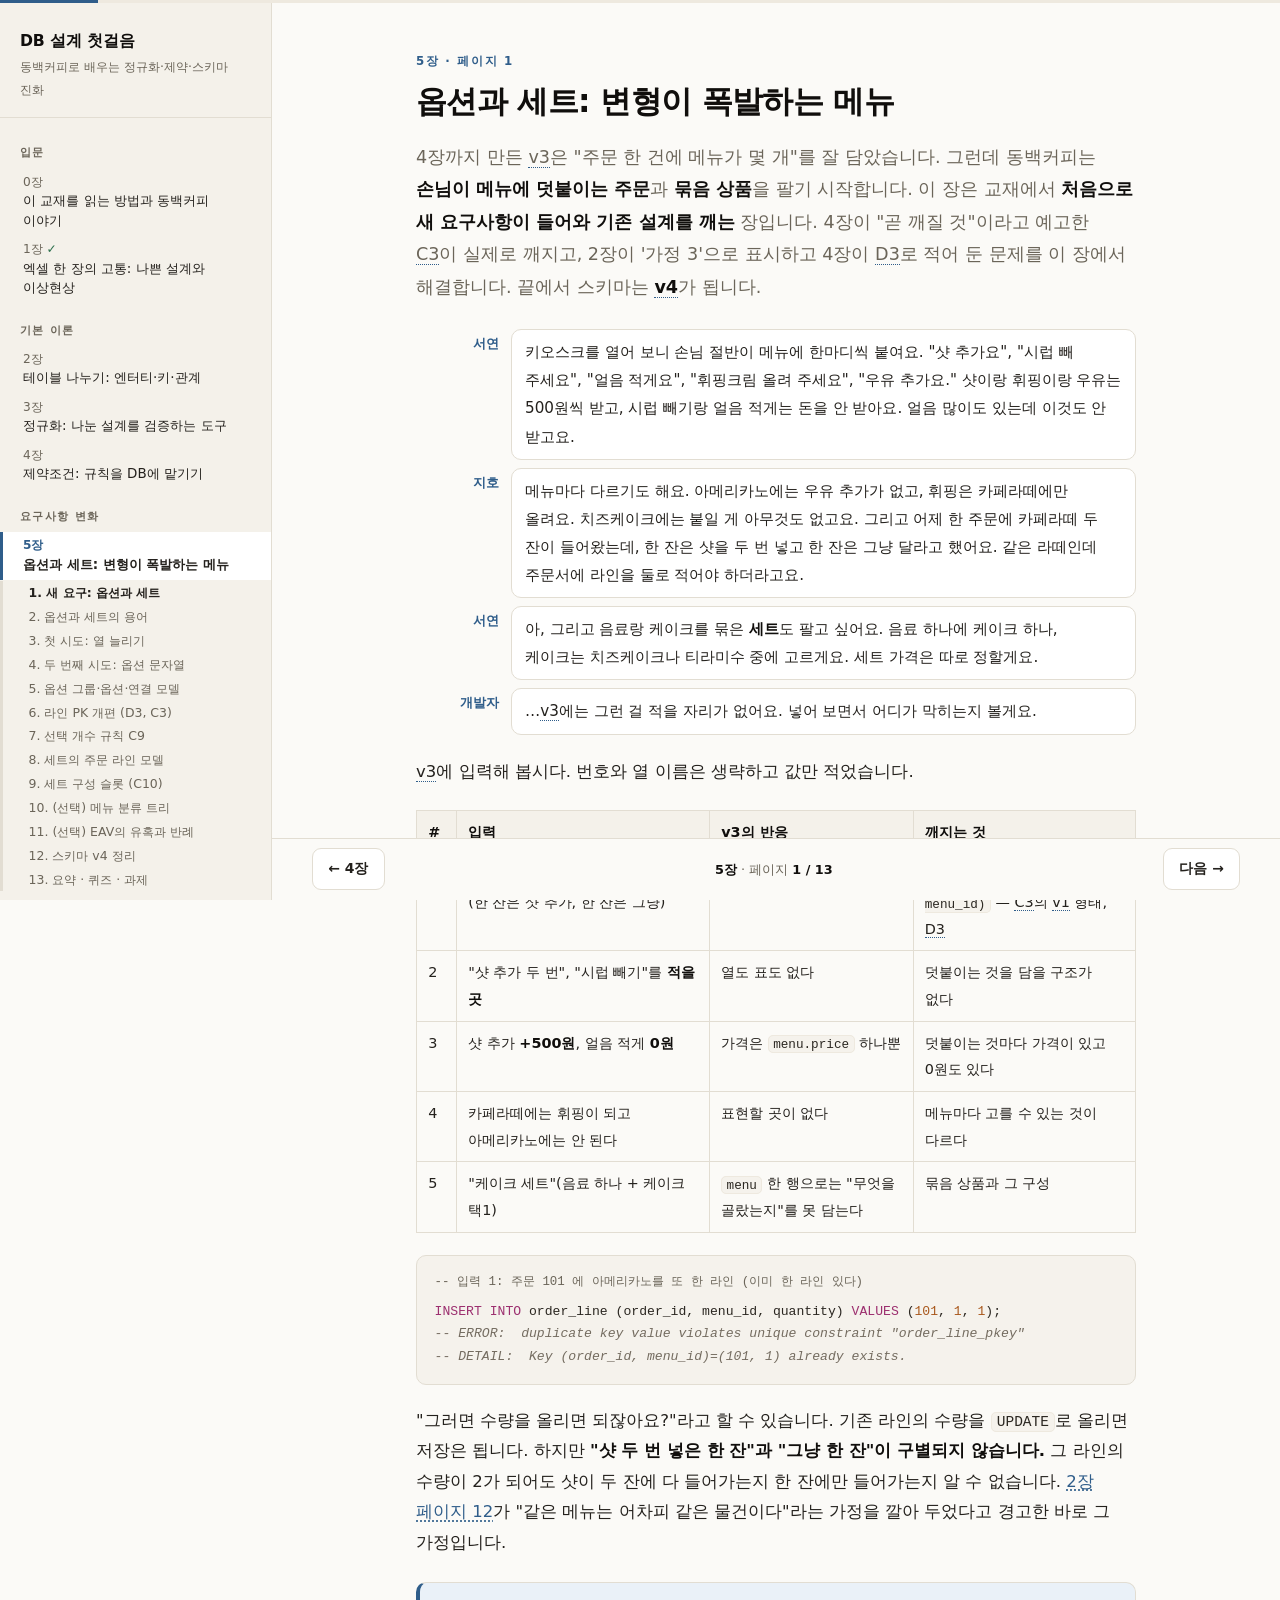
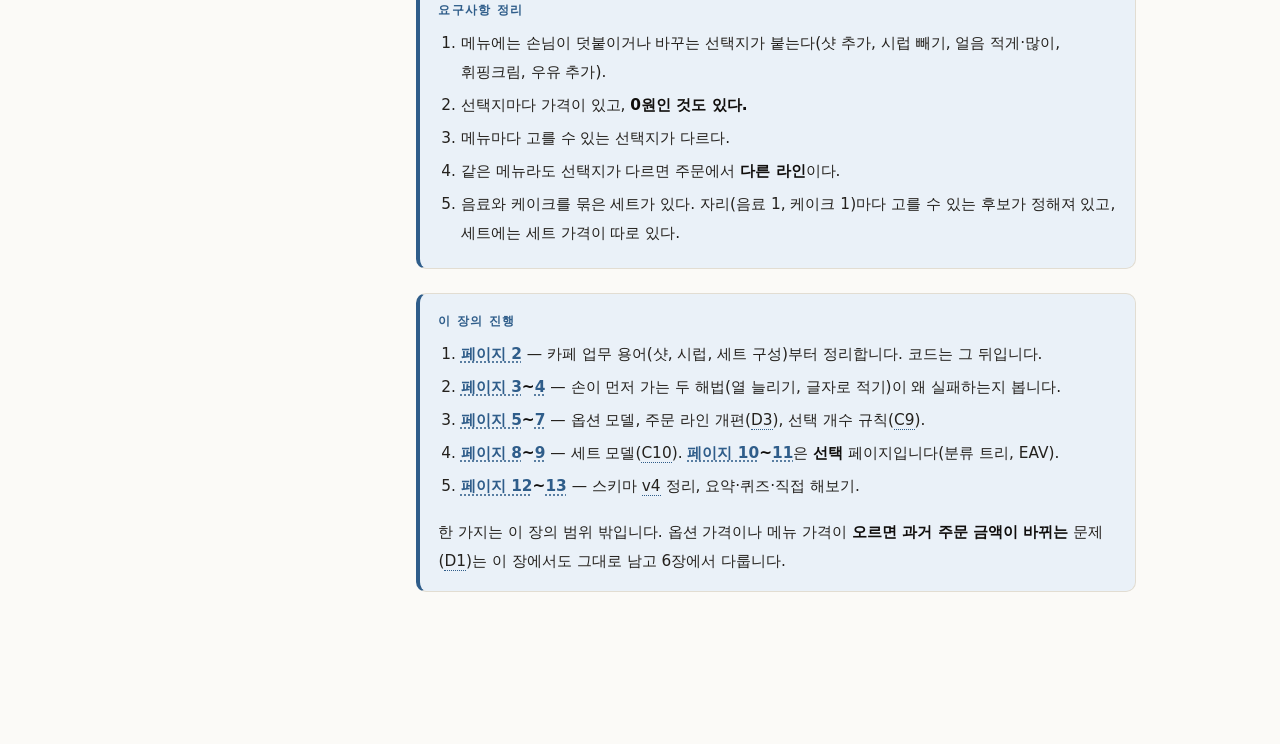
<file: docs/ch05.html>
<!DOCTYPE html>
<html lang="ko" data-chapter="ch05">
<head>
<meta charset="utf-8">
<meta name="viewport" content="width=device-width, initial-scale=1">
<title>5장 · 옵션과 세트: 변형이 폭발하는 메뉴 — DB 설계 첫걸음</title>
<link rel="stylesheet" href="assets/book.css">
</head>
<body>

<main id="book"><div class="inner">

<!-- ─────────────────────────────────────────── 페이지 1 -->
<section class="screen" data-title="새 요구: 옵션과 세트">
  <p class="kicker">5장 · 페이지 1</p>
  <h1>옵션과 세트: 변형이 폭발하는 메뉴</h1>

  <p class="lead">4장까지 만든 v3은 "주문 한 건에 메뉴가 몇 개"를 잘 담았습니다. 그런데 동백커피는 <b>손님이 메뉴에 덧붙이는 주문</b>과 <b>묶음 상품</b>을 팔기 시작합니다.
  이 장은 교재에서 <b>처음으로 새 요구사항이 들어와 기존 설계를 깨는</b> 장입니다. 4장이 "곧 깨질 것"이라고 예고한 C3이 실제로 깨지고, 2장이 '가정 3'으로 표시하고 4장이 D3로 적어 둔 문제를 이 장에서 해결합니다.
  끝에서 스키마는 <b>v4</b>가 됩니다.</p>

  <div class="dialog">
    <div class="line"><div class="who">서연</div><div class="say">
      <p>키오스크를 열어 보니 손님 절반이 메뉴에 한마디씩 붙여요. "샷 추가요", "시럽 빼 주세요", "얼음 적게요", "휘핑크림 올려 주세요", "우유 추가요."
      샷이랑 휘핑이랑 우유는 500원씩 받고, 시럽 빼기랑 얼음 적게는 돈을 안 받아요. 얼음 많이도 있는데 이것도 안 받고요.</p></div></div>
    <div class="line"><div class="who">지호</div><div class="say">
      <p>메뉴마다 다르기도 해요. 아메리카노에는 우유 추가가 없고, 휘핑은 카페라떼에만 올려요. 치즈케이크에는 붙일 게 아무것도 없고요.
      그리고 어제 한 주문에 카페라떼 두 잔이 들어왔는데, 한 잔은 샷을 두 번 넣고 한 잔은 그냥 달라고 했어요. 같은 라떼인데 주문서에 라인을 둘로 적어야 하더라고요.</p></div></div>
    <div class="line"><div class="who">서연</div><div class="say">
      <p>아, 그리고 음료랑 케이크를 묶은 <b>세트</b>도 팔고 싶어요. 음료 하나에 케이크 하나, 케이크는 치즈케이크나 티라미수 중에 고르게요. 세트 가격은 따로 정할게요.</p></div></div>
    <div class="line"><div class="who">개발자</div><div class="say">
      <p>…v3에는 그런 걸 적을 자리가 없어요. 넣어 보면서 어디가 막히는지 볼게요.</p></div></div>
  </div>

  <p>v3에 입력해 봅시다. 번호와 열 이름은 생략하고 값만 적었습니다.</p>

  <div class="table-wrap">
    <table>
      <tr><th style="width:2.5rem">#</th><th>입력</th><th>v3의 반응</th><th>깨지는 것</th></tr>
      <tr><td>1</td><td>주문 101에 <b>같은 메뉴를 한 라인 더</b> (한 잔은 샷 추가, 한 잔은 그냥)</td><td><b>거부됨</b> (아래)</td><td>라인 기본키 <code>(order_id, menu_id)</code> — C3의 v1 형태, D3</td></tr>
      <tr><td>2</td><td>"샷 추가 두 번", "시럽 빼기"를 <b>적을 곳</b></td><td>열도 표도 없다</td><td>덧붙이는 것을 담을 구조가 없다</td></tr>
      <tr><td>3</td><td>샷 추가 <b>+500원</b>, 얼음 적게 <b>0원</b></td><td>가격은 <code>menu.price</code> 하나뿐</td><td>덧붙이는 것마다 가격이 있고 0원도 있다</td></tr>
      <tr><td>4</td><td>카페라떼에는 휘핑이 되고 아메리카노에는 안 된다</td><td>표현할 곳이 없다</td><td>메뉴마다 고를 수 있는 것이 다르다</td></tr>
      <tr><td>5</td><td>"케이크 세트"(음료 하나 + 케이크 택1)</td><td><code>menu</code> 한 행으로는 "무엇을 골랐는지"를 못 담는다</td><td>묶음 상품과 그 구성</td></tr>
    </table>
  </div>

<pre><span class="cap">-- 입력 1: 주문 101 에 아메리카노를 또 한 라인 (이미 한 라인 있다)</span><code>INSERT INTO order_line (order_id, menu_id, quantity) VALUES (101, 1, 1);
-- ERROR:  duplicate key value violates unique constraint "order_line_pkey"
-- DETAIL:  Key (order_id, menu_id)=(101, 1) already exists.
</code></pre>

  <p>"그러면 수량을 올리면 되잖아요?"라고 할 수 있습니다. 기존 라인의 수량을 <code>UPDATE</code>로 올리면 저장은 됩니다. 하지만 <b>"샷 두 번 넣은 한 잔"과 "그냥 한 잔"이 구별되지 않습니다.</b>
  그 라인의 수량이 2가 되어도 샷이 두 잔에 다 들어가는지 한 잔에만 들어가는지 알 수 없습니다. 2장 페이지 12가 "같은 메뉴는 어차피 같은 물건이다"라는 가정을 깔아 두었다고 경고한 바로 그 가정입니다.</p>

  <div class="box note">
    <p class="box-t">요구사항 정리</p>
    <ol>
      <li>메뉴에는 손님이 덧붙이거나 바꾸는 선택지가 붙는다(샷 추가, 시럽 빼기, 얼음 적게·많이, 휘핑크림, 우유 추가).</li>
      <li>선택지마다 가격이 있고, <b>0원인 것도 있다.</b></li>
      <li>메뉴마다 고를 수 있는 선택지가 다르다.</li>
      <li>같은 메뉴라도 선택지가 다르면 주문에서 <b>다른 라인</b>이다.</li>
      <li>음료와 케이크를 묶은 세트가 있다. 자리(음료 1, 케이크 1)마다 고를 수 있는 후보가 정해져 있고, 세트에는 세트 가격이 따로 있다.</li>
    </ol>
  </div>

  <div class="box note">
    <p class="box-t">이 장의 진행</p>
    <ol>
      <li><b>페이지 2</b> — 카페 업무 용어(샷, 시럽, 세트 구성)부터 정리합니다. 코드는 그 뒤입니다.</li>
      <li><b>페이지 3~4</b> — 손이 먼저 가는 두 해법(열 늘리기, 글자로 적기)이 왜 실패하는지 봅니다.</li>
      <li><b>페이지 5~7</b> — 옵션 모델, 주문 라인 개편(D3), 선택 개수 규칙(C9).</li>
      <li><b>페이지 8~9</b> — 세트 모델(C10). <b>페이지 10~11</b>은 <b>선택</b> 페이지입니다(분류 트리, EAV).</li>
      <li><b>페이지 12~13</b> — 스키마 v4 정리, 요약·퀴즈·직접 해보기.</li>
    </ol>
    <p>한 가지는 이 장의 범위 밖입니다. 옵션 가격이나 메뉴 가격이 <b>오르면 과거 주문 금액이 바뀌는</b> 문제(D1)는 이 장에서도 그대로 남고 6장에서 다룹니다.</p>
  </div>
</section>

<!-- ─────────────────────────────────────────── 페이지 2 -->
<section class="screen" data-title="옵션과 세트의 용어">
  <p class="kicker">5장 · 페이지 2</p>
  <h2>옵션과 세트 구성의 업무 용어</h2>

  <p>코드를 쓰기 전에 카페의 낱말부터 맞춥니다. 모델링은 업무 용어를 정확히 아는 데서 시작합니다.</p>

  <div class="table-wrap">
    <table>
      <tr><th style="width:7rem">업무 용어</th><th>뜻</th><th>동백커피에서는</th></tr>
      <tr><td>샷</td><td>에스프레소를 한 번 뽑은 양. 음료의 커피 농도를 정한다</td><td><b>샷 추가</b>: 한 잔에 샷을 더 넣는다. 한 잔에 0~3번까지, 한 번에 500원</td></tr>
      <tr><td>시럽</td><td>단맛을 내는 액체. 카페라떼에는 기본으로 들어간다</td><td><b>시럽 빼기</b>: 기본 시럽을 뺀다. 0원</td></tr>
      <tr><td>얼음 양</td><td>음료에 넣는 얼음의 양</td><td><b>얼음 적게 / 얼음 많이</b>: 둘 중 하나만 고를 수 있다. 0원</td></tr>
      <tr><td>휘핑크림</td><td>음료 위에 올리는 크림</td><td><b>휘핑크림</b>: 카페라떼에만. 500원</td></tr>
      <tr><td>우유 추가</td><td>우유를 더 넣어 부드럽게 만든다</td><td><b>우유 추가</b>: 카페라떼에만. 500원</td></tr>
      <tr><td>세트 구성</td><td>음료 하나 + 디저트 하나처럼 <b>자리를 정해 놓고</b>, 자리마다 고를 수 있는 후보를 정해 둔 묶음</td><td><b>케이크 세트</b> 9500원: 음료(아메리카노 또는 카페라떼) + 디저트(치즈케이크 또는 티라미수)</td></tr>
    </table>
  </div>

  <p>샷 추가는 "같은 아메리카노인데 샷이 더 들어간" 것이지 <b>다른 메뉴가 아닙니다.</b> 매출을 "아메리카노가 몇 잔 나갔나"로 셀 때 샷 추가 잔도 아메리카노입니다.
  반면 세트는 <b>메뉴 둘을 하나의 가격으로 묶은 상품</b>입니다. 이 차이가 이 장의 모델을 가릅니다.</p>

  <div class="box note">
    <p class="box-t">이름 붙이기</p>
    <ul>
      <li><span class="term" data-term="option">옵션</span> — 손님이 메뉴에 덧붙이거나 바꾸는 선택지 하나(샷 추가, 얼음 적게). 메뉴를 <b>바꾸지만 다른 메뉴로 만들지는 않습니다.</b> 가격이 붙고, 0원일 수도 있습니다.</li>
      <li><span class="term" data-term="optgroup">옵션 그룹</span> — 같은 종류의 옵션을 모은 묶음(샷, 시럽, 얼음). 그룹마다 <b>고를 수 있는 개수의 범위</b>(최소~최대)가 있습니다. 얼음 그룹은 0~1이라 "적게"와 "많이"를 함께 고를 수 없습니다.</li>
      <li><span class="term" data-term="setmenu">세트</span> — 여러 메뉴를 묶어 하나의 가격으로 파는 상품. 옵션이 메뉴를 <b>바꾼다</b>면 세트는 메뉴를 <b>묶는다</b>.</li>
      <li><span class="term" data-term="slot">구성 슬롯</span> — 세트 안에서 채워야 하는 자리(음료 1, 디저트 1). 슬롯마다 들어갈 수 있는 후보 메뉴가 정해져 있습니다.</li>
    </ul>
  </div>

  <p>이 요구를 표로 정리하면 다음과 같습니다. 앞으로 페이지마다 이 표를 기준으로 모델을 만듭니다.</p>

  <div class="table-wrap">
    <table>
      <tr><th>옵션 그룹</th><th>옵션(가격)</th><th>고를 수 있는 개수</th><th>고를 수 있는 메뉴</th></tr>
      <tr><td>샷</td><td>샷 추가 (+500원)</td><td>0~3번</td><td>아메리카노, 카페라떼</td></tr>
      <tr><td>시럽</td><td>시럽 빼기 (<b>0원</b>)</td><td>0~1</td><td>카페라떼</td></tr>
      <tr><td>얼음</td><td>얼음 적게 (<b>0원</b>), 얼음 많이 (<b>0원</b>)</td><td>0~1 (둘 중 하나)</td><td>아메리카노, 카페라떼</td></tr>
      <tr><td>토핑</td><td>휘핑크림 (+500원)</td><td>0~1</td><td>카페라떼</td></tr>
      <tr><td>우유</td><td>우유 추가 (+500원)</td><td>0~1</td><td>카페라떼</td></tr>
    </table>
  </div>

  <p>치즈케이크와 티라미수에는 고를 수 있는 옵션이 없습니다. 가격 계산의 예를 하나 들면, <b>카페라떼(5000원) + 샷 추가 2번(500원 × 2) + 얼음 적게(0원) = 6000원</b>입니다.
  이 "0원"이 이 장에서 중요한 역할을 합니다(페이지 5).</p>

  <div class="box warn">
    <p class="box-t">C++ 비유와 그 한계</p>
    <p>C++로 쓰면 주문 라인은 <code>struct OrderLine { Menu menu; std::vector&lt;OptionPick&gt; picks; };</code>처럼 <b>메뉴 하나와 옵션 목록</b>입니다.
    그런데 이 구조를 표로 옮길 때 문제가 생깁니다. 표의 칸은 <b>값 하나</b>(3장의 <span class="term" data-term="atomic">원자값</span>)를 담는 것이 원칙이라 <code>vector</code> 같은 <b>목록을 한 칸에 넣을 수 없습니다.</b>
    DB에서 "목록"은 <b>별도 표의 여러 행</b>으로 표현됩니다. 다음 두 페이지는 이것을 모르고 손이 먼저 가는 두 해법입니다.</p>
  </div>
</section>

<!-- ─────────────────────────────────────────── 페이지 3 -->
<section class="screen" data-title="첫 시도: 열 늘리기">
  <p class="kicker">5장 · 페이지 3</p>
  <h2>첫 시도: 옵션별 열 추가</h2>

  <p>옵션이 여섯 가지이니 주문 라인에 열을 6개 더하는 것이 가장 먼저 떠오릅니다. 아래는 <b>실패하는 시도</b>이며 이 교재의 v4 스키마에는 넣지 않습니다.</p>

<pre><span class="cap">-- 실패하는 시도: 주문 라인에 옵션마다 열 하나씩</span><code>ALTER TABLE order_line ADD COLUMN extra_shot  INTEGER;
ALTER TABLE order_line ADD COLUMN no_syrup    BOOLEAN;
ALTER TABLE order_line ADD COLUMN less_ice    BOOLEAN;
ALTER TABLE order_line ADD COLUMN more_ice    BOOLEAN;
ALTER TABLE order_line ADD COLUMN whip        BOOLEAN;
ALTER TABLE order_line ADD COLUMN extra_milk  BOOLEAN;
</code></pre>

  <p>주문 201의 첫 카페라떼(샷 2번, 얼음 적게)와 치즈케이크가 이렇게 저장될 것입니다. 옵션 없는 두 번째 카페라떼는 같은 메뉴라서 넣을 수 없습니다(아래 문제 표의 마지막 행 "D3은 그대로").</p>

  <div class="table-wrap">
    <table>
      <tr><th>menu_id</th><th>quantity</th><th>extra_shot</th><th>no_syrup</th><th>less_ice</th><th>more_ice</th><th>whip</th><th>extra_milk</th></tr>
      <tr><td>2 (카페라떼)</td><td>1</td><td>2</td><td>NULL</td><td>TRUE</td><td>NULL</td><td>NULL</td><td>NULL</td></tr>
      <tr><td>3 (치즈케이크)</td><td>1</td><td>NULL</td><td>NULL</td><td>NULL</td><td>NULL</td><td>NULL</td><td>NULL</td></tr>
    </table>
  </div>

  <div class="table-wrap">
    <table>
      <tr><th style="width:11rem">문제</th><th>왜 생기는가</th></tr>
      <tr><td>새 옵션마다 <code>ALTER TABLE</code></td><td>옵션이 늘 때마다 <b>표의 구조</b>를 바꿔야 합니다. 옵션 하나 추가가 배포가 됩니다(운영 중 구조 변경의 위험은 9장).</td></tr>
      <tr><td>칸 대부분이 <code>NULL</code></td><td>치즈케이크 라인에도 휘핑 열이 있습니다. 그 <code>NULL</code>이 "해당 없음"인지 "안 했음"인지 "모름"인지 구별되지 않습니다(4장 <code>NULL</code> 페이지).</td></tr>
      <tr><td>가격을 둘 곳이 없다</td><td>옵션의 가격은 열 값이 아니라 <b>열 자체의 속성</b>입니다. 가격 열을 또 6개 더하거나 앱 코드에 상수로 박아야 합니다.</td></tr>
      <tr><td>"메뉴마다 다르다"를 못 담는다</td><td>모든 라인이 같은 열을 가지므로 "이 메뉴에서는 이 옵션이 안 된다"를 구조로 표현할 수 없습니다. 앱 코드가 떠안습니다.</td></tr>
      <tr><td>옵션별 판매량</td><td>"어느 옵션이 제일 많이 나갔나"를 옵션 6개의 열을 <code>UNION</code>(조회 결과를 위아래로 이어 붙이는 문법)으로 이어 붙여 세야 합니다.</td></tr>
      <tr><td>D3은 그대로</td><td>기본키 <code>(order_id, menu_id)</code>가 남아 있으니 같은 메뉴 두 라인은 여전히 안 됩니다.</td></tr>
    </table>
  </div>

  <h3>첫 시도의 변형: 조합별 메뉴 행</h3>

  <p>열 대신 <b>메뉴를 늘리는</b> 길도 있습니다. <code>menu</code>에 '아메리카노 샷추가', '아메리카노 샷추가2 얼음적게', …를 각각 한 행으로 넣는 것입니다. 옵션 추가가 <code>INSERT</code> 한 라인이라 쉬워 보입니다.
  그러나 <b>조합 수</b>(각 선택지의 경우의 수를 곱한 값)를 세어 보면 곧 문제가 드러납니다.</p>

  <div class="table-wrap">
    <table>
      <tr><th>메뉴</th><th>샷</th><th>시럽</th><th>얼음</th><th>토핑</th><th>우유</th><th>조합 수</th></tr>
      <tr><td>아메리카노</td><td>4 (0~3번)</td><td>—</td><td>3 (기본·적게·많이)</td><td>—</td><td>—</td><td>4 × 3 = <b>12</b></td></tr>
      <tr><td>카페라떼</td><td>4</td><td>2 (기본·빼기)</td><td>3</td><td>2 (없음·휘핑)</td><td>2 (없음·추가)</td><td>4 × 2 × 3 × 2 × 2 = <b>96</b></td></tr>
      <tr><td>치즈케이크</td><td>—</td><td>—</td><td>—</td><td>—</td><td>—</td><td><b>1</b></td></tr>
      <tr><td colspan="6"><b>합계</b> (메뉴는 세 종류인데)</td><td><b>109</b></td></tr>
    </table>
  </div>

  <ul>
    <li><b>메뉴판이 109줄</b>이 됩니다. 키오스크에 모두 보여 줄 수는 없으니 결국 "기본 메뉴"와 "변형"을 묶는 구조를 앱이 따로 들고 있어야 합니다.</li>
    <li>샷 추가 가격을 500원에서 600원으로 올리면 <b>샷이 들어간 81행의 가격을 모두 고쳐야</b> 합니다(아메리카노 9행 + 카페라떼 72행). 1장이 본 <b>갱신 이상</b>이고 같은 사실을 여러 곳에 적은 <span class="term" data-term="redundancy">중복</span>입니다.</li>
    <li>C4(<code>menu.name UNIQUE</code>)는 109개 이름을 모두 서로 다르게 짓도록 강제합니다. "아메리카노는 몇 잔 나갔나"는 이름이 '아메리카노'로 시작하는 행을 <code>LIKE</code>(글자 패턴으로 고르는 조건, 다음 페이지에서 봅니다)로 긁어야 답이 나옵니다.</li>
  </ul>

  <div class="box warn">
    <p class="box-t">두 시도의 공통점</p>
    <p>둘 다 <b>"종류가 늘어나는 것"을 구조(열)나 조합(행)에 새겨 넣었습니다.</b> 종류는 계속 늘어나는 것이니 <b>데이터(행)로 다뤄야</b> 하고, "옵션이 무엇이 있는가"는 <b>표 하나</b>에 있어야 합니다.
    그렇다고 <b>한 칸에 옵션 목록을 적으면</b> 될까요? 다음 페이지가 그 시도입니다.</p>
  </div>
</section>

<!-- ─────────────────────────────────────────── 페이지 4 -->
<section class="screen" data-title="두 번째 시도: 옵션 문자열">
  <p class="kicker">5장 · 페이지 4</p>
  <h2>두 번째 시도: 옵션 문자열 열</h2>

  <p>열을 늘리기 싫으면 옵션을 <b>글자 한 칸</b>에 모아 적으면 됩니다. <code>order_line</code>에 <code>options</code> 열 하나만 더합니다. 표는 이렇게 보입니다(201은 옵션이 붙은 첫 라인만 보이고, 201 이외의 번호는 설명을 위해 지어낸 주문입니다).</p>

  <div class="table-wrap">
    <table>
      <tr><th>order_id</th><th>메뉴</th><th>options (TEXT)</th></tr>
      <tr><td>201</td><td>카페라떼</td><td>샷 추가 x2, 얼음 적게</td></tr>
      <tr><td>301</td><td>카페라떼</td><td>샷추가x2</td></tr>
      <tr><td>302</td><td>아메리카노</td><td>얼음 적게</td></tr>
      <tr><td>303</td><td>카페라떼</td><td>휘핑크림, 샷 추가</td></tr>
      <tr><td>304</td><td>아메리카노</td><td>샷 추가, 얼음적게</td></tr>
    </table>
  </div>

  <p>기본키 문제는 풀린 듯합니다. <code>options</code>까지 키에 넣으면 같은 메뉴라도 옵션 글자가 다르면 다른 라인이니까요. 하지만 이 표에 질문을 던지면 곧 깨집니다.
  "샷 추가가 들어간 라인이 몇 개인가?" 정답은 4(201, 301, 303, 304)입니다.</p>

<pre><span class="cap">-- 글자 칸에 대한 집계</span><code>SELECT COUNT(*) FROM order_line WHERE options LIKE '%샷 추가%';   -- 3
SELECT COUNT(*) FROM order_line WHERE options LIKE '%얼음 적게%';  -- 2
SELECT COUNT(*) FROM order_line WHERE options LIKE '%샷%';         -- 4
</code></pre>

  <ul>
    <li><code>LIKE</code>는 글자가 <b>패턴과 맞는지</b> 묻는 연산자이고, <code>%</code>는 "아무 글자가 몇 개든"입니다. <code>'%샷 추가%'</code>는 "샷 추가"라는 글자가 <b>어딘가에 들어 있는</b> 값입니다.</li>
    <li>1행은 4가 아니라 <b>3</b>입니다. 301의 '샷추가x2'는 띄어쓰기가 달라서 패턴에 안 걸립니다. 2행도 304의 '얼음적게' 때문에 <b>3이어야 할 값이 2</b>입니다.</li>
    <li>3행은 4로 맞지만 옵션 이름에 '샷'이 들어간 다른 옵션(예: '더블샷 변경')이 생기는 순간 틀립니다. 패턴을 넓히면 오탐이 생기고 좁히면 누락이 생깁니다.</li>
  </ul>

  <div class="table-wrap">
    <table>
      <tr><th style="width:10rem">문제</th><th>이유</th></tr>
      <tr><td>1NF 위반</td><td>한 칸에 값이 여럿입니다. 3장 <b>1NF</b>에서 본 "아메리카노 2, 치즈케이크 1"을 한 칸에 적은 메뉴 목록과 같은 모양이고, 같은 병이 납니다.</td></tr>
      <tr><td>집계가 부정확하다</td><td>위의 <code>LIKE</code> 결과처럼 <b>DB가 "샷 추가"를 값으로 모르고 글자로만 봅니다.</b> 조인도 <code>GROUP BY</code>도 못 씁니다.</td></tr>
      <tr><td>표기 흔들림을 못 막는다</td><td>'샷추가', '샷 추가', 'x2', '×2'가 다 들어갑니다. 글자 열의 표기 문제는 1장과 4장에서 본 그대로인데, <code>CHECK</code>로도 "이 목록의 이름만"을 표현할 수 없습니다.</td></tr>
      <tr><td>가격을 못 계산한다</td><td>옵션의 가격이 어디에도 없습니다. 글자를 쪼개 이름으로 가격표를 찾는 일을 앱이 해야 합니다. 옵션 이름을 바꾸면 모든 라인의 글자를 고쳐야 합니다(갱신 이상).</td></tr>
      <tr><td>외래키를 걸 수 없다</td><td>"없는 옵션은 못 고른다"(C5와 같은 규칙)를 선언할 수단이 없습니다. <code>'샷 삼추가'</code>도 저장됩니다.</td></tr>
      <tr><td>C3이 더 애매해진다</td><td>'샷 추가, 얼음 적게'와 '얼음 적게, 샷 추가'는 같은 조합인데 글자로는 다른 값입니다. 같은 조합 두 라인을 막지 못합니다.</td></tr>
    </table>
  </div>

  <details class="fold">
    <summary>더 깊이: PostgreSQL 배열과 JSONB</summary>
    <div class="fold-body">
      <p>PostgreSQL에는 배열 타입(<code>TEXT[]</code>)과 JSON 타입(<code>JSONB</code>)이 있어서 "목록을 한 칸에" 담는 것이 타입으로는 가능해집니다. 글자 조각을 <code>LIKE</code>로 긁는 것보다 낫고 인덱스도 걸 수 있습니다.
      그러나 <b>배열의 각 원소에는 외래키를 걸 수 없고</b>, 옵션 가격 같은 <b>속성을 원소에 붙일 자리가 없으며</b>, 옵션별 집계는 여전히 풀어헤쳐야(<code>UNNEST</code> 등) 합니다.
      "옵션 이름이 오타인지 DB가 모른다"는 문제는 그대로입니다. 옵션이 <b>자기만의 사실(가격, 그룹)을 가진 대상</b>이면 엔터티이고, 엔터티는 표(행)로 두라는 것이 2장의 결론이었습니다.</p>
      <p>이 모양은 Bill Karwin의 『SQL Antipatterns』가 <b>Jaywalking</b>이라 부르는 전형입니다(쉼표로 이은 목록을 한 칸에 저장).</p>
    </div>
  </details>

  <div class="box note">
    <p class="box-t">결론</p>
    <p>옵션은 <b>칸(열)에도, 글자에도, 메뉴 이름에도 넣지 않고</b> <b>자기 표의 행</b>으로 둡니다. 그리고 주문 라인에 붙는 옵션 여러 개는 <b>별도 표의 여러 행</b>으로 표현합니다. 다음 페이지부터 그 표를 만듭니다.</p>
  </div>
</section>

<!-- ─────────────────────────────────────────── 페이지 5 -->
<section class="screen" data-title="옵션 그룹·옵션·연결 모델">
  <p class="kicker">5장 · 페이지 5</p>
  <h2>옵션 모델의 구조</h2>

  <p>2장의 방법 그대로 요구사항의 <b>동사</b>에서 관계를 뽑습니다.</p>
  <ul>
    <li>"그룹에는 옵션이 여럿 있다" → <b>옵션 그룹 1 : 옵션 N</b>. 샷 그룹에 샷 추가, 얼음 그룹에 얼음 적게·얼음 많이.</li>
    <li>"메뉴는 여러 그룹을 고를 수 있다, 그룹은 여러 메뉴에 쓰인다" → <b>메뉴 N : 옵션 그룹 M</b>. 샷 그룹은 아메리카노에도 카페라떼에도 쓰입니다. N:M이니 2장처럼 <b>연결 테이블</b>이 필요합니다.</li>
  </ul>

  <p>그림으로 그리고 각 표의 한 행이 무엇을 뜻하는지 정한 뒤에 코드를 봅니다.</p>

  <figure class="fig">
    <svg viewBox="0 0 740 170" role="img" aria-label="menu 1:N menu_option_group N:1 option_group 1:N option_item 관계를 보이는 다이어그램">
      <g class="svg-line" fill="none" stroke-width="1.4">
        <rect x="10" y="20" width="130" height="70" rx="6"/>
        <rect x="190" y="20" width="150" height="70" rx="6" style="fill:none;stroke:var(--accent)"/>
        <rect x="390" y="20" width="150" height="120" rx="6" style="fill:none;stroke:var(--accent)"/>
        <rect x="590" y="20" width="140" height="120" rx="6" style="fill:none;stroke:var(--accent)"/>
        <path d="M140 55 H190"/>
        <path d="M340 55 H390"/>
        <path d="M540 55 H590"/>
      </g>
      <g class="svg-fg" font-size="13" font-weight="700" text-anchor="middle">
        <text x="75" y="40">menu</text><text x="265" y="40">menu_option_group</text>
        <text x="465" y="40">option_group</text><text x="660" y="40">option_item</text>
      </g>
      <g class="svg-muted" font-size="11.5">
        <text x="20" y="62">PK menu_id</text><text x="20" y="78">name, price ...</text>
        <text x="200" y="62">PK,FK menu_id</text><text x="200" y="78">PK,FK group_id</text>
        <text x="400" y="62">PK group_id</text><text x="400" y="78">name</text><text x="400" y="94">min_select</text><text x="400" y="110">max_select</text>
        <text x="600" y="62">PK option_id</text><text x="600" y="78">FK group_id</text><text x="600" y="94">name</text><text x="600" y="110">price</text><text x="600" y="126">is_active</text>
      </g>
      <g class="svg-fg" font-size="12" font-weight="700" text-anchor="middle">
        <text x="146" y="50">1</text><text x="184" y="50">N</text>
        <text x="346" y="50">N</text><text x="384" y="50">1</text>
        <text x="546" y="50">1</text><text x="584" y="50">N</text>
      </g>
    </svg>
    <figcaption>색 테두리는 v4에서 새로 생기는 표입니다. <code>menu_option_group</code>이 <code>menu</code>와 <code>option_group</code>의 N:M 연결 테이블이고, 기본키가 두 외래키의 조합입니다.</figcaption>
  </figure>

  <div class="table-wrap">
    <table>
      <tr><th style="width:10rem">표</th><th>한 행이 뜻하는 것</th><th>이 표만 가진 사실</th></tr>
      <tr><td><code>option_group</code></td><td>옵션 <b>종류</b> 하나(샷, 시럽, 얼음 …)</td><td>고를 수 있는 <b>개수의 범위</b>(<code>min_select</code>~<code>max_select</code>). 범위는 그룹 전체의 성질이라 옵션이 아니라 그룹에 있다</td></tr>
      <tr><td><code>option_item</code></td><td>고를 수 있는 옵션 <b>한 가지</b></td><td><b>가격</b>. 그룹에 속한다(<code>group_id</code>)</td></tr>
      <tr><td><code>menu_option_group</code></td><td>"이 메뉴에서 이 그룹을 고를 수 있다"는 <b>사실 하나</b></td><td>없음(연결 자체가 사실이다)</td></tr>
    </table>
  </div>

<pre><span class="cap">-- 스키마 v4 ①: 옵션 모델 (새 표 셋)</span><code>-- 옵션 그룹 한 종류 (샷, 시럽, 얼음 ...)와 고를 수 있는 개수 범위
CREATE TABLE option_group (
    group_id    INTEGER PRIMARY KEY,
    name        TEXT    NOT NULL UNIQUE
                CHECK (name &lt;&gt; '' AND name = btrim(name)),
    min_select  INTEGER NOT NULL DEFAULT 0 CHECK (min_select &gt;= 0),
    max_select  INTEGER NOT NULL CHECK (max_select &gt;= 1),
    CHECK (max_select &gt;= min_select)
);

-- 옵션 한 가지 (샷 추가, 얼음 적게 ...)와 그 가격. 0원 옵션은 0 으로 적는다
CREATE TABLE option_item (
    option_id  INTEGER PRIMARY KEY,
    group_id   INTEGER NOT NULL REFERENCES option_group (group_id),
    name       TEXT    NOT NULL
               CHECK (name &lt;&gt; '' AND name = btrim(name)),
    price      INTEGER NOT NULL CHECK (price &gt;= 0),
    is_active  BOOLEAN NOT NULL DEFAULT TRUE,
    UNIQUE (group_id, name)
);

-- 이 메뉴에서 이 옵션 그룹을 고를 수 있다 (메뉴와 옵션 그룹의 N:M 연결)
CREATE TABLE menu_option_group (
    menu_id   INTEGER NOT NULL REFERENCES menu (menu_id),
    group_id  INTEGER NOT NULL REFERENCES option_group (group_id),
    PRIMARY KEY (menu_id, group_id)
);
</code></pre>

  <ol class="notes">
    <li><span class="ln">2~9행</span> <code>option_group</code>. 4~5행의 <code>name</code>은 4장 <code>menu.name</code>과 같은 규칙(겹침 금지, 빈 글자·끝 공백 금지)입니다.</li>
    <li><span class="ln">6~8행</span> 개수 범위. 6행 <code>min_select</code>의 기본값 0은 "안 골라도 된다"이고, 7행 <code>max_select &gt;= 1</code>은 고를 수 없는 그룹을 막습니다. 8행의 <code>CHECK</code>는 <b>열 하나가 아니라 한 행의 두 열을 비교</b>하는 표 수준 제약입니다(4장: <code>CHECK</code>는 한 행의 열은 자유롭게 볼 수 있다). 최소가 최대보다 큰 그룹을 DB가 거부합니다.</li>
    <li><span class="ln">12~20행</span> <code>option_item</code>. 14행 <code>group_id</code>가 그룹을 가리키는 외래키(1:N의 N쪽), 17행이 가격입니다.</li>
    <li><span class="ln">17행</span> <code>price INTEGER NOT NULL CHECK (price &gt;= 0)</code> — <b>0을 허용하고 NULL은 허용하지 않습니다.</b> 아래에서 이유를 설명합니다.</li>
    <li><span class="ln">18행</span> <code>is_active</code>는 4장의 판매중지 플래그와 같은 역할입니다. 옵션도 지우지 않고 내립니다(페이지 6의 <code>RESTRICT</code>와 짝).</li>
    <li><span class="ln">19행</span> <code>UNIQUE (group_id, name)</code>은 <b>열 두 개를 묶은 유일성</b>입니다. 같은 그룹 안에서만 이름이 겹치지 않으면 되고, 다른 그룹에 같은 이름이 있어도 됩니다.</li>
    <li><span class="ln">23~27행</span> 연결 테이블. 26행 기본키가 <code>(menu_id, group_id)</code>라서 같은 연결을 두 번 적을 수 없습니다(2장의 <code>order_line</code>과 같은 모양: 기본키 <code>(order_id, menu_id)</code>가 두 외래키의 조합).</li>
  </ol>

  <div class="box note">
    <p class="box-t">이 장의 옵션 데이터 (v4 예시 행)</p>
    <p>이 장의 예시와 점검 조회는 아래 번호를 씁니다. <code>is_active</code>는 모두 <code>TRUE</code>입니다.</p>
    <div class="table-wrap">
      <table>
        <tr><th colspan="4"><code>option_group</code></th></tr>
        <tr><th>group_id</th><th>name</th><th>min_select</th><th>max_select</th></tr>
        <tr><td>1</td><td>샷</td><td>0</td><td>3</td></tr>
        <tr><td>2</td><td>시럽</td><td>0</td><td>1</td></tr>
        <tr><td>3</td><td>얼음</td><td>0</td><td>1</td></tr>
        <tr><td>4</td><td>토핑</td><td>0</td><td>1</td></tr>
        <tr><td>5</td><td>우유</td><td>0</td><td>1</td></tr>
      </table>
    </div>
    <div class="table-wrap">
      <table>
        <tr><th colspan="4"><code>option_item</code></th></tr>
        <tr><th>option_id</th><th>group_id</th><th>name</th><th>price</th></tr>
        <tr><td>1</td><td>1 (샷)</td><td>샷 추가</td><td>500</td></tr>
        <tr><td>2</td><td>2 (시럽)</td><td>시럽 빼기</td><td><b>0</b></td></tr>
        <tr><td>3</td><td>3 (얼음)</td><td>얼음 적게</td><td><b>0</b></td></tr>
        <tr><td>4</td><td>3 (얼음)</td><td>얼음 많이</td><td><b>0</b></td></tr>
        <tr><td>5</td><td>4 (토핑)</td><td>휘핑크림</td><td>500</td></tr>
        <tr><td>6</td><td>5 (우유)</td><td>우유 추가</td><td>500</td></tr>
      </table>
    </div>
    <p><b><code>menu_option_group</code>:</b> 아메리카노(메뉴 1)는 그룹 1·3(샷, 얼음), 카페라떼(메뉴 2)는 그룹 1·2·3·4·5. 치즈케이크(메뉴 3)는 연결된 그룹이 없습니다.</p>
  </div>

  <h3>0원 옵션의 가격 저장</h3>

  <p>4장 페이지 2가 이 장으로 미뤄 둔 질문을 여기서 해결합니다. 얼음 적게의 가격은 <b>"공짜라는 사실"</b>입니다. 이것을 <code>NULL</code>로 저장하면 "가격을 모른다"와 구별되지 않습니다.</p>

<pre><span class="cap">-- 가정: 얼음 적게의 가격을 0 대신 NULL 로 저장했다면 (옵션이 두 개뿐이라고 하자)</span><code>SELECT name, 5000 + price AS latte_price FROM option_item;
--   샷 추가     5500
--   얼음 적게   NULL     &lt;- 공짜인지 가격을 모르는 것인지 알 수 없다

SELECT SUM(price) FROM option_item;
--   500                  &lt;- NULL 인 칸은 조용히 건너뛴다
</code></pre>

  <ul>
    <li>1행: 계산식 안의 NULL은 <b>결과 전체를 NULL로 만듭니다</b>(4장 <code>4500 + NULL</code>). 키오스크 화면의 "카페라떼 + 얼음 적게"의 가격이 빈칸이 됩니다.</li>
    <li>5행: 더 나쁜 것은 <code>SUM</code>입니다. NULL 칸을 <b>조용히 건너뛰므로</b> 합계는 틀리지 않은 것처럼 나옵니다. "가격 입력을 빠뜨린 옵션"이 공짜로 팔려도 아무도 모릅니다.</li>
    <li>그래서 v4는 <b><code>price INTEGER NOT NULL</code></b>로 NULL을 막고, 공짜인 옵션은 <b>0을 적습니다.</b> 4장의 원칙("NULL을 허용하는 열은 이유를 댈 수 있어야 한다")으로 보면, 가격이 "없을" 이유가 없으므로 NULL을 허용하지 않는 것이 맞습니다.</li>
    <li><code>CHECK (price &gt;= 0)</code>의 경계도 같은 생각입니다. <code>&gt; 0</code>이라 썼다면 얼음 적게가 저장되지 못했을 것입니다. 4장 페이지 7이 <code>menu.price</code>를 <code>&gt;= 0</code>으로 쓰면서 남겨 둔 약속이 여기서 쓰입니다. <b>음수 가격(할인 옵션)은 이 장에서 받지 않습니다.</b> 할인은 6장의 주제입니다.</li>
  </ul>

  <div class="box good">
    <p class="box-t">해결한 문제</p>
    <p>4장 페이지 2가 "5장에서 다시 본다"는 표시와 함께 남긴 "가격이 0원인 옵션은 NULL이 아니라 0으로 저장한다"를 여기서 해결했습니다. 4장 페이지 7이 <code>menu.price</code>를 <code>&gt;= 0</code>으로 써 두고 예고한 경계값도 이 표에서 쓰였습니다.</p>
  </div>

  <div class="box warn">
    <p class="box-t">이 모델의 비용과 반대 의견</p>
    <p>메뉴 세 개에 옵션 여섯 개뿐인 동백커피에는 <b>표 셋이 과해 보일 수 있습니다.</b> 조회할 때마다 조인이 둘 늘고, 옵션 하나를 추가하려고 <code>INSERT</code> 두세 번을 합니다.
    옵션 그룹 없이 메뉴-옵션만 연결하는 더 단순한 모델(<code>menu_option</code>)도 가능합니다. 다만 그러면 "샷은 0~3번"이라는 <b>그룹 전체의 규칙을 둘 곳이 없어서</b> 옵션마다 같은 범위를 복사해 두게 되고, 이것이 같은 사실을 여러 곳에 적는 중복입니다.
    표 수를 줄이는 것과 중복을 줄이는 것 중 이 교재는 후자를 택했습니다.</p>
  </div>
</section>

<!-- ─────────────────────────────────────────── 페이지 6 -->
<section class="screen" data-title="라인 PK 개편 (D3, C3)">
  <p class="kicker">5장 · 페이지 6</p>
  <h2>주문 라인의 옵션 저장과 기본키 개편</h2>

  <div class="box good">
    <p class="box-t">이 페이지가 해결하는 문제</p>
    <p>2장 페이지 12가 "가정 3: 같은 메뉴는 한 줄"에 "5장에서 다시 본다"는 표시를 남겼고, 4장 페이지 10이 그 가정을 미뤄 둔 문제 D3로, C3을 "DB(5장에서 깨짐)"로 적었습니다. 이 페이지가 그 <b>D3을 해결하고 C3을 다시 정의</b>합니다.</p>
  </div>

  <p>주문 라인은 이제 "카페라떼 한 잔 + 샷 추가 2번 + 얼음 적게"처럼 <b>메뉴 하나에 옵션 여러 개가 붙는</b> 것입니다. 옵션 여러 개는 별도 표의 여러 행이어야 하는데(페이지 4의 결론),
  그 행들이 <b>"어느 라인의 옵션인가"를 가리키려면 라인 하나를 가리킬 수 있는 키</b>가 필요합니다. 그런데 v3의 라인 식별자 <code>(order_id, menu_id)</code>는 같은 메뉴 두 라인을 구별하지 못합니다. 후보는 셋입니다.</p>

  <div class="table-wrap">
    <table>
      <tr><th style="width:11rem">방법</th><th>장점</th><th>약점</th></tr>
      <tr><td>키에 옵션을 넣는다<br><code>(order_id, menu_id, 옵션)</code></td><td>기존 모양을 유지</td><td>옵션은 <b>여러 행</b>이라 열 하나로 키에 넣을 수 없다. 글자로 합치면 페이지 4의 문제가 그대로 돌아온다</td></tr>
      <tr><td><b>라인 번호</b><br><code>(order_id, line_no)</code></td><td>주문서의 "몇 번째 라인"이라는 <b>업무 의미</b>가 있다. 이전이 쉽다(페이지 12)</td><td>자식 표의 외래키가 <b>열 두 개</b>가 된다. 번호는 앱이 1부터 매긴다</td></tr>
      <tr><td>대리키<br><code>line_id</code></td><td>자식 표의 외래키가 한 열. DB가 번호를 매긴다</td><td>번호에 의미가 없다. 자식 표에서 그 라인이 어느 주문 소속인지 알려면 <code>order_line</code>을 조인해야 하고, 한 주문 안에서 번호가 1, 2, 3으로 이어지지 않는다</td></tr>
    </table>
  </div>

  <p>이 교재는 <b>라인 번호</b>를 택합니다. 이유는 세 가지입니다. 첫째, 주문서의 라인이라는 업무 의미가 있습니다. 둘째, 자식 표가 이미 <code>order_id</code>를 갖고 있어 조인 경로가 눈에 잘 보입니다. 셋째, 기존 데이터에는 번호만 붙이면 됩니다.
  대리키가 틀린 답은 아닙니다. 2장의 자연키 대 대리키 논쟁이 여기서 한 번 더 일어나는 것이고, 접힌 상자에서 대리키 문법을 봅니다.</p>

  <div class="box note">
    <p class="box-t">다시 보기: v3의 <code>order_line</code>에서 달라지는 곳</p>
    <div class="table-wrap">
      <table>
        <tr><th style="width:8rem"></th><th>v3 (4장 페이지 10)</th><th>v4 (아래 블록)</th></tr>
        <tr><td>라인 번호</td><td>없음</td><td>새 열 <code>line_no INTEGER NOT NULL CHECK (line_no &gt;= 1)</code></td></tr>
        <tr><td>기본키</td><td><code>PRIMARY KEY (order_id, menu_id)</code></td><td><code>PRIMARY KEY (order_id, line_no)</code></td></tr>
        <tr><td>나머지 열과 제약</td><td colspan="2"><code>order_id</code> 외래키, <code>menu_id ... ON DELETE RESTRICT</code>, <code>quantity ... CHECK (quantity &gt;= 1)</code>는 글자까지 같음</td></tr>
      </table>
    </div>
  </div>

<pre><span class="cap">-- 스키마 v4 ②: 주문 라인 (v3 에서 바뀐 표)</span><code>-- 주문 안의 한 줄 (같은 메뉴여도 옵션이 다르면 다른 라인이다)
CREATE TABLE order_line (
    order_id  INTEGER NOT NULL REFERENCES orders (order_id),
    line_no   INTEGER NOT NULL CHECK (line_no &gt;= 1),
    menu_id   INTEGER NOT NULL REFERENCES menu (menu_id) ON DELETE RESTRICT,
    quantity  INTEGER NOT NULL CHECK (quantity &gt;= 1),
    PRIMARY KEY (order_id, line_no)
);

-- 라인에 붙은 옵션 한 가지와 그 횟수 (같은 옵션은 한 라인에 한 번만 적는다)
CREATE TABLE order_line_option (
    order_id    INTEGER NOT NULL,
    line_no     INTEGER NOT NULL,
    option_id   INTEGER NOT NULL REFERENCES option_item (option_id) ON DELETE RESTRICT,
    option_qty  INTEGER NOT NULL DEFAULT 1 CHECK (option_qty &gt;= 1),
    PRIMARY KEY (order_id, line_no, option_id),
    FOREIGN KEY (order_id, line_no) REFERENCES order_line (order_id, line_no)
);
</code></pre>

  <ol class="notes">
    <li><span class="ln">4행</span> 새 열 <code>line_no</code>(라인 번호, 1부터). 3행의 <code>order_id</code> 외래키와 5행의 <code>ON DELETE RESTRICT</code>, 6행의 <code>quantity &gt;= 1</code>은 <b>v3과 글자까지 같습니다</b>(C2, C5, C6 유지).</li>
    <li><span class="ln">7행</span> 기본키가 <code>(order_id, menu_id)</code>에서 <b><code>(order_id, line_no)</code></b>로 바뀐 것이 D3의 해결입니다. <code>menu_id</code>는 이제 키가 아니라 일반 열이라 같은 메뉴가 여러 라인에 나올 수 있습니다.</li>
    <li><span class="ln">11~18행</span> <code>order_line_option</code> — 한 행은 "이 라인에 이 옵션을 이만큼". 옵션이 여럿이면 행이 여럿입니다.</li>
    <li><span class="ln">12~13행</span> 라인을 가리키는 <code>order_id</code>, <code>line_no</code>는 열 옆에 <code>REFERENCES</code>를 쓰지 않습니다. 열 <b>둘을 한 덩어리</b>로 가리켜야 해서 17행에서 따로 선언합니다.</li>
    <li><span class="ln">14행</span> 옵션 외래키도 5행의 메뉴 외래키처럼 <code>ON DELETE RESTRICT</code>를 명시합니다. 주문이 가리키는 옵션을 지울 수 없게 하는 C6의 확장입니다(지우고 싶으면 <code>is_active</code>로 내립니다).</li>
    <li><span class="ln">15행</span> <code>option_qty</code>는 그 옵션을 <b>몇 번</b> 했는가입니다. 샷 추가 2번이 두 행이 아니라 <b>한 행, 횟수 2</b>입니다. 라인의 <code>quantity</code>(잔 수)와 다른 열입니다.</li>
    <li><span class="ln">16행</span> 기본키 <code>(order_id, line_no, option_id)</code> — <b>같은 옵션은 한 라인에 한 행만</b> 들어갑니다. "같은 것은 합친다"는 C3의 정신이 옵션 안에서는 여전히 DB가 지킵니다.</li>
    <li><span class="ln">17행</span> <span class="term" data-term="compfk">복합 외래키</span>입니다. <code>(order_id, line_no)</code> <b>조합 전체</b>가 <code>order_line</code>에 있는 행이어야 합니다. <code>order_id</code>에만 외래키를 걸면 주문이 있는지만 볼 뿐 <b>그 주문에 그 라인이 있는지</b>는 보장하지 못하고, <code>line_no</code> 단독은 <code>order_line</code>에서 유일한 열이 아니라서 외래키가 가리킬 수조차 없습니다(만들려 하면 오류). 그래서 <b>반드시 한 덩어리</b>로 겁니다.</li>
  </ol>

  <h3>실제 데이터</h3>

  <p>주문 201(카페라떼 두 라인 + 치즈케이크)을 v4에 넣으면 이렇게 됩니다. <b>같은 카페라떼가 두 라인</b>이고, 옵션은 첫 라인에만 붙습니다.</p>

  <div class="table-wrap">
    <table>
      <tr><th colspan="4"><code>order_line</code></th><th colspan="4"><code>order_line_option</code></th></tr>
      <tr><th>order_id</th><th>line_no</th><th>menu_id</th><th>quantity</th><th>order_id</th><th>line_no</th><th>option_id</th><th>option_qty</th></tr>
      <tr><td>201</td><td>1</td><td>2 (카페라떼)</td><td>1</td><td>201</td><td>1</td><td>1 (샷 추가)</td><td><b>2</b></td></tr>
      <tr><td>201</td><td>2</td><td>2 (카페라떼)</td><td>1</td><td>201</td><td>1</td><td>3 (얼음 적게)</td><td>1</td></tr>
      <tr><td>201</td><td>3</td><td>3 (치즈케이크)</td><td>1</td><td colspan="4"></td></tr>
    </table>
  </div>

  <div class="box warn">
    <p class="box-t">C++ 비유와 그 한계</p>
    <p><code>line_no</code>는 주문 라인 <b>배열의 인덱스</b>(<code>lines[0]</code>, <code>lines[1]</code>)와 닮았습니다. 다만 배열은 중간 원소를 지우면 뒤가 앞으로 당겨지지만, <b>DB의 라인 번호는 당겨지지 않습니다.</b>
    행에는 순서가 없고 번호는 그냥 값입니다. 2번 라인을 지우면 1, 3번 라인이 남고 빈 번호는 그대로 둡니다. 라인 번호는 식별자이지 위치가 아닙니다.</p>
  </div>

  <h3>라인 금액 계산과 NULL</h3>

  <p>라인 금액은 <code>quantity × (menu.price + 옵션 금액의 합)</code>이고, 옵션 금액은 <code>option_item.price × option_qty</code>의 합입니다.
  옵션이 없는 라인도 나와야 하므로 <code>LEFT JOIN</code>(4장: 짝이 없는 왼쪽 행도 남기고 오른쪽 열을 NULL로 채우는 조인)을 씁니다.</p>

<pre><span class="cap">-- 주문 201 의 라인 금액 (현재 가격 기준)</span><code>SELECT ol.order_id, ol.line_no,
       ol.quantity
         * (m.price + COALESCE(SUM(i.price * o.option_qty), 0)) AS line_amount
FROM   order_line AS ol
JOIN   menu AS m ON m.menu_id = ol.menu_id
LEFT JOIN order_line_option AS o
       ON o.order_id = ol.order_id AND o.line_no = ol.line_no
LEFT JOIN option_item AS i ON i.option_id = o.option_id
WHERE  ol.order_id = 201
GROUP BY ol.order_id, ol.line_no, ol.quantity, m.price
ORDER BY ol.line_no;
-- (201, 1, 6000)  (201, 2, 5000)  (201, 3, 6500)
</code></pre>

  <ul>
    <li>3행 <code>COALESCE(값, 대체값)</code>은 <b>첫 번째로 NULL이 아닌 값</b>을 돌려줍니다. 옵션이 없는 라인은 <code>LEFT JOIN</code>이 옵션 열을 NULL로 채우고, 그 NULL들의 <code>SUM</code>도 NULL이라 <code>COALESCE(..., 0)</code>이 없으면 <code>m.price + NULL</code>이 <b>라인 전체 금액을 NULL로 만듭니다.</b></li>
    <li>실제로 <code>COALESCE</code>를 빼면 결과는 <code>(201, 1, 6000)</code>, <code>(201, 2, NULL)</code>, <code>(201, 3, NULL)</code>입니다. 옵션이 없는 두 라인의 금액이 사라집니다. 4장의 "NULL이 섞인 계산은 NULL"이 그대로 재현된 것입니다.</li>
    <li>이 NULL은 <b>옵션 행이 아예 없어서</b> 생기는 NULL이고, 옵션 행이 있는 0원 옵션(얼음 적게)은 <code>price</code>가 0이라 문제가 없습니다. 0과 NULL의 차이가 금액 계산에서 드러나는 장면입니다.</li>
    <li>10행 <code>GROUP BY</code>는 같은 라인의 행들을 한 덩어리로 묶어 <code>SUM</code>을 라인마다 계산하게 합니다. 묶는 열에 <code>m.price</code>를 넣은 이유는 <b>묶는 열도 집계 함수도 아닌 열은 <code>SELECT</code>에 쓸 수 없기</b> 때문입니다(빼면 오류). <code>quantity</code>는 PostgreSQL이 라인의 기본키로 묶으면 생략을 허용하지만, 다른 DB에서도 돌도록 적었습니다.</li>
  </ul>

  <h3>C3의 재정의</h3>

  <div class="box note">
    <p class="box-t">C3 — 새 문장</p>
    <p><b>"한 주문에서 같은 (메뉴 + 옵션 조합)은 한 라인으로 합친다."</b> v1~v3의 C3은 "같은 메뉴는 한 라인"이었고 기본키 <code>(order_id, menu_id)</code>가 지켰습니다.
    이제 규칙이 <b>메뉴와 옵션 조합</b>에 대한 것으로 바뀌었는데, 옵션 조합은 <b>다른 표의 여러 행</b>이므로 <code>UNIQUE</code>나 기본키 같은 선언으로는 표현할 수 없습니다.
    <b>C3은 DB의 규칙에서 앱의 규칙이 되었습니다.</b> 주문을 만드는 앱이 같은 조합을 미리 합쳐서(수량만 올려서) 저장합니다.</p>
  </div>

  <p>이 규칙이 깨지면(같은 조합 두 라인) 금액 합계는 맞지만 주문서가 지저분해지고 "한 라인이 몇 잔인가"가 흔들립니다. 그래서 4장의 C1처럼 <b>점검 조회</b>를 같이 둡니다(4장 페이지 9: <code>LEFT JOIN ... IS NULL</code>로 라인이 없는 주문을 찾는 조회).</p>

  <details class="fold">
    <summary>더 깊이: C3 위반을 찾는 점검 조회</summary>
    <div class="fold-body">
<pre><span class="cap">-- 같은 (메뉴 + 옵션 조합)인 라인이 둘 이상인 경우를 찾는다</span><code>SELECT order_id, menu_id, sig, COUNT(*) AS lines
FROM  (SELECT ol.order_id, ol.line_no, ol.menu_id,
              COALESCE(string_agg(o.option_id || 'x' || o.option_qty, ','
                                  ORDER BY o.option_id), '') AS sig
       FROM   order_line AS ol
       LEFT JOIN order_line_option AS o
              ON o.order_id = ol.order_id AND o.line_no = ol.line_no
       GROUP BY ol.order_id, ol.line_no, ol.menu_id) AS t
GROUP BY order_id, menu_id, sig
HAVING COUNT(*) &gt; 1;
</code></pre>
      <p>안쪽 조회가 각 라인의 <b>옵션 조합을 글자 하나로</b> 만듭니다. <code>string_agg(값, 구분자 ORDER BY ...)</code>는 그룹의 값을 구분자로 이어 붙인 글자를 돌려주는 집계 함수이고, <code>||</code>는 글자 잇기입니다.
      옵션 번호 순으로 이으니 '샷 추가, 얼음 적게'와 '얼음 적게, 샷 추가'가 같은 글자(<code>1x2,3x1</code>)가 됩니다. 이 글자(<code>sig</code>)는 <b>조회 안에서만</b> 만들고 열로 저장하지 않습니다.
      저장하면 옵션이 바뀔 때 어긋날 수 있는 <b>파생값</b>(3장)이기 때문입니다.
      한계가 하나 있습니다. 세트 라인은 옵션이 없어도 <b>고른 구성</b>(<code>order_line_pick</code>)이 다를 수 있는데 이 조회는 구성을 보지 않아서, 구성이 다른 두 세트 라인을 <b>잘못 중복으로 잡습니다.</b> 세트 라인의 점검에는 구성도 조합에 넣어야 합니다.</p>
    </div>
  </details>

  <details class="fold">
    <summary>더 깊이: 대리키(IDENTITY) 방식</summary>
    <div class="fold-body">
      <p><code>line_id INTEGER GENERATED ALWAYS AS IDENTITY PRIMARY KEY</code>처럼 쓰면 DB가 번호를 자동으로 매깁니다. <code>INSERT</code>에서 <code>line_id</code>를 적지 않으면 채워지고, <b>직접 값을 넣으려 하면 거부됩니다</b>(<code>GENERATED ALWAYS</code>는 자동 값만 허용).
      자식 표는 <code>line_id</code> 한 열로 라인을 가리키니 외래키가 단순해집니다. 이 교재가 라인 번호를 택한 것은 <b>주문서의 라인이라는 업무 의미</b>와 <b>기존 데이터에 번호만 붙이면 되는 이전의 쉬움</b> 때문이고, 대리키의 단순함이 더 값지다고 보는 팀도 많습니다.
      번호를 DB가 매긴다는 것은 <b>같은 주문 안에서도 번호가 1, 2, 3으로 이어지지 않는다</b>는 뜻이기도 합니다. 라인이 "몇 번째인가"가 필요하면 별도 열이 또 필요합니다.</p>
    </div>
  </details>

  <div class="box warn">
    <p class="box-t">이후 장에서 다룰 문제</p>
    <ul>
      <li><b>옵션 가격은 <code>option_item.price</code>를 참조만 합니다.</b> 주문 시점의 가격을 복사하지 않으므로, 샷 추가를 600원으로 올리면 <b>이미 끝난 주문 201의 라인 금액도 6000원에서 6200원으로 바뀝니다.</b> D1이 메뉴 가격에서 옵션 가격까지 넓어졌습니다. <span class="later">6장에서 다시 본다</span></li>
      <li>라인 금액 계산이 네 표(<code>order_line</code>, <code>menu</code>, <code>order_line_option</code>, <code>option_item</code>)를 조인하게 되었습니다. 주문이 많아지면 이 계산이 리포트를 느리게 합니다. <span class="later">7장에서 다시 본다</span></li>
      <li><code>order_line_option.option_id</code>처럼 <b>외래키 열에는 자동 인덱스가 없습니다.</b> "샷 추가가 몇 번 나갔나" 같은 옵션별 집계와 옵션을 지울 때의 참조 검사가 느려집니다. <span class="later">7장에서 다시 본다</span></li>
    </ul>
  </div>
</section>

<!-- ─────────────────────────────────────────── 페이지 7 -->
<section class="screen" data-title="선택 개수 규칙 C9">
  <p class="kicker">5장 · 페이지 7</p>
  <h2>선택 개수 규칙 C9와 DB가 지키는 범위</h2>

  <div class="dialog">
    <div class="line"><div class="who">지호</div><div class="say">
      <p>키오스크 버그로 카페라떼에 샷 추가가 다섯 번 들어간 주문이 있었어요. 샷은 최대 세 번까지잖아요. 또 얼음 적게랑 많이가 같이 눌린 주문도 있었고요.</p></div></div>
    <div class="line"><div class="who">개발자</div><div class="say">
      <p>페이지 5에서 그룹마다 <code>max_select</code>를 저장해 뒀는데, DB가 그걸로 막아 주지 않았나요?</p></div></div>
  </div>

  <div class="box note">
    <p class="box-t">다시 보기: 주문 201과 옵션 번호</p>
    <p>페이지 6의 주문 201(교재 예시 행 그대로)</p>
    <div class="table-wrap">
      <table>
        <tr><th colspan="4"><code>order_line</code></th><th colspan="4"><code>order_line_option</code></th></tr>
        <tr><th>order_id</th><th>line_no</th><th>menu_id</th><th>quantity</th><th>order_id</th><th>line_no</th><th>option_id</th><th>option_qty</th></tr>
        <tr><td>201</td><td>1</td><td>2 (카페라떼)</td><td>1</td><td>201</td><td>1</td><td>1 (샷 추가)</td><td><b>2</b></td></tr>
        <tr><td>201</td><td>2</td><td>2 (카페라떼)</td><td>1</td><td>201</td><td>1</td><td>3 (얼음 적게)</td><td>1</td></tr>
        <tr><td>201</td><td>3</td><td>3 (치즈케이크)</td><td>1</td><td colspan="4"></td></tr>
      </table>
    </div>
    <p>페이지 5의 옵션 번호(옵션과 그 그룹을 한 표로 합쳤습니다)</p>
    <div class="table-wrap">
      <table>
        <tr><th>option_id</th><th>옵션</th><th>group_id</th><th>그룹</th><th>max_select</th></tr>
        <tr><td>1</td><td>샷 추가</td><td>1</td><td>샷</td><td>3</td></tr>
        <tr><td>2</td><td>시럽 빼기</td><td>2</td><td>시럽</td><td>1</td></tr>
        <tr><td>3</td><td>얼음 적게</td><td>3</td><td>얼음</td><td>1</td></tr>
        <tr><td>4</td><td>얼음 많이</td><td>3</td><td>얼음</td><td>1</td></tr>
        <tr><td>5</td><td>휘핑크림</td><td>4</td><td>토핑</td><td>1</td></tr>
        <tr><td>6</td><td>우유 추가</td><td>5</td><td>우유</td><td>1</td></tr>
      </table>
    </div>
    <p>모든 그룹의 <code>min_select</code>는 0입니다. <code>menu_option_group</code>: 아메리카노(1)는 그룹 1·3, 카페라떼(2)는 그룹 1~5, 치즈케이크(3)는 없음.</p>
  </div>

  <p>규칙 C9는 <b>"옵션 그룹마다 선택 개수 범위가 있다(샷 0~3, 시럽 0~1)"</b>입니다. v4에 이런 입력을 넣어 봅시다(주문 201의 두 번째 라인, 세 번째 라인에 했다고 가정한 설명용 입력입니다).</p>

  <div class="table-wrap">
    <table>
      <tr><th style="width:2.5rem">#</th><th>입력</th><th>DB의 반응</th><th>막은 것</th></tr>
      <tr><td>1</td><td>카페라떼 라인에 <b>샷 추가 ×5</b> (최대 3)</td><td>저장됨</td><td>—</td></tr>
      <tr><td>2</td><td>한 라인에 <b>얼음 적게 + 얼음 많이</b> (그룹 최대 1)</td><td>저장됨</td><td>—</td></tr>
      <tr><td>3</td><td><b>치즈케이크</b> 라인에 휘핑크림 (허용되지 않는 옵션)</td><td>저장됨</td><td>—</td></tr>
      <tr><td>4</td><td>같은 라인에 <b>같은 옵션을 두 행</b>으로</td><td>거부됨</td><td>기본키 <code>(order_id, line_no, option_id)</code></td></tr>
      <tr><td>5</td><td>옵션 횟수 0</td><td>거부됨</td><td><code>CHECK (option_qty &gt;= 1)</code></td></tr>
      <tr><td>6</td><td>없는 라인·없는 옵션</td><td>거부됨</td><td>외래키(C5)</td></tr>
      <tr><td>7</td><td>최소 3, 최대 1인 그룹을 정의</td><td>거부됨</td><td>표 수준 <code>CHECK (max_select &gt;= min_select)</code></td></tr>
    </table>
  </div>

<pre><span class="cap">-- 입력 4, 5 의 실제 오류 (주문 201 의 첫 라인에 샷 추가가 이미 있다)</span><code>INSERT INTO order_line_option VALUES (201, 1, 1, 1);
-- ERROR:  duplicate key value violates unique constraint "order_line_option_pkey"
-- DETAIL:  Key (order_id, line_no, option_id)=(201, 1, 1) already exists.

INSERT INTO order_line_option VALUES (201, 1, 6, 0);
-- ERROR:  new row for relation "order_line_option" violates check constraint
--         "order_line_option_option_qty_check"
</code></pre>

  <p>입력 4, 5 의 <code>VALUES</code> 순서는 <code>order_id</code>, <code>line_no</code>, <code>option_id</code>, <code>option_qty</code>입니다.</p>

  <p>1~3번이 저장되는 이유는 4장 페이지 9의 C1과 <b>같은 모양</b>이기 때문입니다. "샷의 합계가 3 이하"는 한 행이 아니라 <b>여러 행을 합한 값</b>에 대한 규칙이고,
  "이 옵션이 이 메뉴에서 허용되는가"는 <b>다른 표의 행과 대조</b>하는 규칙입니다. <code>CHECK</code>는 그 행의 열만 보고, 외래키와 기본키는 합계를 모릅니다.</p>

  <div class="table-wrap">
    <table>
      <tr><th>C9의 조각</th><th>수단</th><th>지키는 자리</th></tr>
      <tr><td>범위 값이 말이 된다(최소 ≤ 최대, 최대 ≥ 1)</td><td>표 수준 <code>CHECK</code></td><td><b>DB</b></td></tr>
      <tr><td>같은 옵션은 한 라인에 한 행, 횟수는 1 이상</td><td>기본키, <code>CHECK</code></td><td><b>DB</b></td></tr>
      <tr><td>고른 옵션이 실제로 있다</td><td>외래키</td><td><b>DB</b></td></tr>
      <tr><td><b>그룹별 합계가 [최소, 최대] 안이다</b></td><td>여러 행의 집계</td><td><b>앱 + 트랜잭션</b></td></tr>
      <tr><td><b>고른 옵션의 그룹이 이 메뉴에서 허용된다</b></td><td>여러 표 대조</td><td><b>앱</b></td></tr>
      <tr><td>판매중지 옵션은 새 주문에서 못 고른다</td><td>다른 표의 상태(C6과 같은 모양)</td><td><b>앱</b></td></tr>
    </table>
  </div>

  <p>DB가 할 수 있는 일은 <b>규칙 자체를 데이터로 저장하고 그 모순을 막는 것</b>까지입니다. 저장된 규칙에 맞는 주문인지 <b>검사하는 일</b>은 앱이 합니다. 그리고 4장의 C1처럼 <b>점검 조회</b>로 누락을 찾을 수 있습니다.</p>

<pre><span class="cap">-- 점검 ①: 그룹별 합계가 최대를 넘은 라인  ② 허용되지 않은 옵션이 붙은 라인</span><code>SELECT o.order_id, o.line_no, i.group_id,
       SUM(o.option_qty) AS picked, g.max_select
FROM   order_line_option AS o
JOIN   option_item  AS i ON i.option_id = o.option_id
JOIN   option_group AS g ON g.group_id  = i.group_id
GROUP BY o.order_id, o.line_no, i.group_id, g.max_select
HAVING SUM(o.option_qty) &gt; g.max_select;
-- 입력 1, 2 가 있었다면: (201, 2, 1, 5, 3)  (201, 2, 3, 2, 1)

SELECT o.order_id, o.line_no, o.option_id
FROM   order_line_option AS o
JOIN   order_line  AS ol ON ol.order_id = o.order_id AND ol.line_no = o.line_no
JOIN   option_item AS i  ON i.option_id = o.option_id
WHERE  NOT EXISTS (SELECT 1 FROM menu_option_group AS mg
                   WHERE  mg.menu_id = ol.menu_id AND mg.group_id = i.group_id);
-- 입력 3 이 있었다면: (201, 3, 5)
</code></pre>

  <ul>
    <li>1~7행: 라인마다 그룹별로 <code>option_qty</code>를 합치고, <code>HAVING</code>(묶은 결과에 거는 조건)으로 최대를 넘은 것만 남깁니다. 묶는 열에 <code>g.max_select</code>를 넣어야 <code>HAVING</code>에서 쓸 수 있습니다.</li>
    <li>10~15행: <code>NOT EXISTS (서브쿼리)</code>는 "서브쿼리 결과가 하나도 없다"입니다. 라인의 메뉴와 옵션의 그룹이 <code>menu_option_group</code>에 <b>연결되어 있지 않은</b> 옵션을 찾습니다.</li>
    <li>최소 미달(<code>min_select</code> 이상 골라야 하는 그룹을 안 고름)은 "행이 없음"을 찾아야 하므로 그룹 쪽에서 <code>LEFT JOIN</code>으로 시작해야 합니다. 이 교재의 그룹은 모두 <code>min_select = 0</code>이라 다루지 않습니다.</li>
  </ul>

  <p>앱이 지키는 순서는 이렇습니다. 주문을 저장하는 <b>한 트랜잭션 안에서</b> ① 라인마다 옵션을 그룹별로 합산해 범위를 확인하고, ② 옵션의 그룹이 그 메뉴에 허용된 그룹인지, 판매중지 옵션이 아닌지 확인하고, ③ 같은 (메뉴 + 옵션 조합)이 있으면 합쳐서 저장합니다. 그 뒤 위의 점검 조회를 주기적으로 돌립니다.
  동시에 여러 요청이 들어와도 안전하게 만드는 방법은 8장에서 다룹니다. <span class="later">8장에서 다시 본다</span></p>

  <details class="fold">
    <summary>더 깊이: 복합 외래키로 허용된 옵션을 막는 방법과 비용</summary>
    <div class="fold-body">
      <p>입력 3(치즈케이크에 휘핑)도 DB가 막게 할 수는 있습니다. <b>옵션 행에 라인의 메뉴와 옵션의 그룹을 함께 적고</b>, 그 조합을 복합 외래키로 각각 대조하는 방법입니다. 아래는 설명용이며 PostgreSQL에서 동작을 확인했지만 <b>v4 스키마에는 넣지 않았습니다.</b></p>
<pre><span class="cap">-- 설명용(v4 스키마 밖): 옵션 행이 menu_id, group_id 도 들고 있는 변형</span><code>-- option_item 에 UNIQUE (option_id, group_id),
-- order_line 에 UNIQUE (order_id, line_no, menu_id) 를 더하고
-- order_line_option 에 menu_id, group_id 열을 넣은 뒤 외래키 셋을 건다
FOREIGN KEY (order_id, line_no, menu_id)
    REFERENCES order_line (order_id, line_no, menu_id),
FOREIGN KEY (menu_id, group_id)
    REFERENCES menu_option_group (menu_id, group_id),
FOREIGN KEY (option_id, group_id)
    REFERENCES option_item (option_id, group_id)
</code></pre>
      <p>이러면 <code>(메뉴, 그룹)</code>이 연결 표에 없거나 옵션이 그 그룹 소속이 아니면 DB가 거부합니다. 대가는 분명합니다. <code>group_id</code>는 <code>option_id</code>만 알면 정해지는 값(3장의 <b>함수 종속</b>)인데 다시 적는 것이라 <b>정규화를 일부러 어기는 중복</b>입니다.
      외래키가 어긋남을 막아 주니 안전하지만, 열과 인덱스와 쓰기 코드가 늘고 이해하기 어려워집니다. 그리고 <b>합계 범위(샷 3번 이하)는 여전히 못 막습니다.</b> 이 교재는 얻는 것(조각 하나)보다 잃는 것(중복, 복잡성)이 크다고 보고 앱 검사로 두었습니다.
      "DB에 맡길 수 있는 만큼 맡긴다"는 4장의 입장은 <b>비용을 함께 재는</b> 입장이라는 사례입니다.</p>
    </div>
  </details>
</section>

<!-- ─────────────────────────────────────────── 페이지 8 -->
<section class="screen" data-title="세트의 주문 라인 모델">
  <p class="kicker">5장 · 페이지 8</p>
  <h2>세트의 주문 라인 모델</h2>

  <p>서연이 "케이크 세트 주문이요"라고 받은 주문이 주문 라인에서 어떻게 보일지부터 정합니다. 후보는 셋입니다.</p>

  <div class="table-wrap">
    <table>
      <tr><th style="width:9rem">모델</th><th>주문 라인의 모양</th><th>장점</th><th>약점</th></tr>
      <tr><td><b>A. 세트도 <code>menu</code>의 한 행</b></td><td>라인의 <code>menu_id</code>가 세트(케이크 세트)를 가리킨다. 구성은 별도 표</td><td>라인 구조, 가격 계산, 이름 유일(C4), 삭제 방지(C6), 판매중지가 <b>그대로 재사용</b>된다</td><td>메뉴판에 세트와 단품이 섞인다. 세트인지 아는 방법이 따로 필요하다</td></tr>
      <tr><td>B. 별도 표 <code>set_product</code></td><td>라인에 <code>set_id</code> 열을 더하고 <code>menu_id</code>와 <b>둘 중 하나</b>만 채운다</td><td>세트와 메뉴가 구조로 분리된다</td><td><code>menu_id</code>가 <code>NOT NULL</code>이 아니게 되고(4장 원칙 훼손: <code>NOT NULL</code>이 기본이고 NULL 허용은 이유를 댈 수 있는 열만), 둘 중 하나만 채우는 것을 <code>CHECK</code>로 따로 지켜야 한다. 가격 계산·이름 유일·삭제 방지가 <b>두 갈래</b></td></tr>
      <tr><td>C. 구성 메뉴 라인으로 풀어 저장</td><td>세트 라인 없이 음료 라인 + 케이크 라인</td><td>기존 구조 그대로</td><td>세트 가격(9500)을 어느 라인에 둘지 정해야 하고, <b>"세트가 몇 개 팔렸나"를 알 수 없다</b></td></tr>
    </table>
  </div>

<pre><span class="cap">-- 모델 B 가 요구하는 제약 (설명용, v4 스키마 밖)</span><code>CHECK ((menu_id IS NULL) &lt;&gt; (set_id IS NULL))   -- 정확히 하나만 NULL 이 아니다
</code></pre>

  <p>이 <code>CHECK</code>는 동작합니다. 둘 다 NULL이거나 둘 다 채워진 라인을 거부합니다. 그러나 라인이 가리키는 대상이 <b>두 표 중 하나</b>가 되면 외래키도 두 개, 기본키·삭제 정책·가격 계산도 모두 두 갈래로 갈라집니다. 이 교재는 <b>모델 A</b>를 고릅니다.</p>

  <p>모델 A에서 세트는 <code>menu</code>의 평범한 한 행입니다. <code>menu</code> 표의 열은 <b>바뀌지 않습니다.</b> 두 행이 추가됩니다.</p>

  <div class="table-wrap">
    <table>
      <tr><th>menu_id</th><th>name</th><th>price</th><th>is_active</th></tr>
      <tr><td>3</td><td>치즈케이크</td><td>6500</td><td>TRUE</td></tr>
      <tr><td><b>4</b></td><td><b>티라미수</b></td><td>7000</td><td>TRUE</td></tr>
      <tr><td><b>5</b></td><td><b>케이크 세트</b></td><td><b>9500</b></td><td>TRUE</td></tr>
    </table>
  </div>

  <p>세트 라인은 <code>order_line</code>에 <code>(202, 1, 5, 1)</code>(<code>order_id</code>, <code>line_no</code>, <code>menu_id</code>, <code>quantity</code> 순서: 주문 202의 1번 라인, 케이크 세트 1개)처럼 저장됩니다. 이렇게 하면 세트 라인도 <b>기존 제약이 그대로 작동</b>합니다. 이름 중복은 C4가, 지울 수 없음은 C6이, 수량은 C2가 막습니다.
  "세트가 총 몇 개 팔렸나"도 단품과 같은 조회로 셉니다.</p>

  <h3>모델 A의 한계와 결정</h3>

  <ul>
    <li><b>세트인지 어떻게 아나 — 열을 두지 않습니다.</b> <code>is_set</code> 열을 <code>menu</code>에 더할 수도 있지만, "구성 슬롯을 가진 메뉴가 세트"라는 사실은 슬롯 표(다음 페이지)에서 <b>계산할 수 있는 값</b>입니다. 저장하면 슬롯이 없는데 <code>is_set = TRUE</code>인 행이 생길 수 있는 어긋남이 생깁니다. 3장의 <span class="term" data-term="derived">파생값</span> 질문과 같은 결정입니다.</li>
    <li><b>세트 가격은 구성 메뉴 가격의 합과 다른 사실입니다.</b> 아메리카노 4500 + 치즈케이크 6500 = 11000인데 세트는 9500입니다. 두 숫자는 <b>값이 비슷해 보이지만 의미가 다른 사실</b>(세트 가격은 "세트를 사면 얼마를 받기로 했는가")이라 중복이 아닙니다. 이 구분은 6장의 스냅샷에서 다시 중요해집니다.</li>
    <li><b>세트 안의 구성 메뉴에는 옵션을 붙일 수 없습니다.</b> 옵션은 <b>라인</b>에 붙는데 세트 라인은 하나라서 "세트 음료에 샷 추가"가 어느 음료에 붙는지 표현할 자리가 없습니다. 필요하면 세트를 자식 라인으로 풀어 저장하는 더 복잡한 모델이 필요합니다. 이 교재 범위 밖입니다.</li>
    <li><b>구성품별 집계는 두 곳을 합쳐야 합니다.</b> "치즈케이크가 몇 개 팔렸나"는 <code>order_line</code>(단품 주문)과 다음 페이지의 <code>order_line_pick</code>(세트 안 선택)을 이어 붙여야 나옵니다.</li>
    <li><b>세트 구성에 따른 추가금은 없습니다.</b> 카페라떼를 고르면 500원을 더 받는 식의 규칙은 이 모델에 없습니다. 필요하면 후보 표에 금액 열을 더합니다.</li>
  </ul>

  <div class="box warn">
    <p class="box-t">반대 의견: 상품과 품목의 구분</p>
    <p>규모가 큰 시스템은 판매 단위인 <b>상품(product)</b>과 만드는 단위인 <b>품목(item)</b>을 구분합니다. 세트는 상품이고 아메리카노는 품목이 되며, 같은 아메리카노도 단품 상품과 세트의 구성 품목으로 따로 나옵니다.
    이 구분이 있으면 위의 "구성품별 집계가 두 곳" 문제가 줄지만 표와 조인이 늘어납니다. 동백커피의 지금 규모에서는 <b>"세트도 메뉴"</b>가 더 작은 설계이고, 구성품별 집계가 자주 필요해지면 그때 나눕니다.</p>
  </div>

  <div class="box note">
    <p class="box-t">옵션과 세트는 다른 것입니다</p>
    <p>옵션은 <b>라인 하나에 붙는 선택</b>(라인은 여전히 메뉴 하나)이고, 세트는 <b>라인 자체가 여러 메뉴의 묶음</b>입니다. 그래서 옵션은 "라인에 붙는 행"(<code>order_line_option</code>)이고, 세트는 "라인이 자리마다 고른 것"(다음 페이지의 <code>order_line_pick</code>)입니다.</p>
  </div>
</section>

<!-- ─────────────────────────────────────────── 페이지 9 -->
<section class="screen" data-title="세트 구성 슬롯 (C10)">
  <p class="kicker">5장 · 페이지 9</p>
  <h2>세트 구성 슬롯과 후보 (C10)</h2>

  <p>C10은 <b>"세트는 구성 슬롯을 모두 채워야 한다(음료 1 + 디저트 1, 디저트는 케이크류 중 택1)"</b>입니다. 구성 요소는 셋입니다.</p>
  <ul>
    <li><b>슬롯</b> — 세트가 가진 자리. 케이크 세트는 음료, 디저트 두 자리.</li>
    <li><b>후보</b> — 슬롯마다 들어갈 수 있는 메뉴. 음료 슬롯은 아메리카노·카페라떼, 디저트 슬롯은 치즈케이크·티라미수.</li>
    <li><b>선택</b> — 세트 주문 라인이 슬롯마다 실제로 고른 메뉴.</li>
  </ul>
  <p>"디저트는 케이크류 중 택1"은 이 교재의 v4에서는 <b>후보 메뉴를 하나씩 열거</b>해 표현합니다. 후보가 둘뿐이기 때문입니다. "케이크류"처럼 분류로 지정하는 방법은 페이지 10에서 설명합니다.</p>

  <figure class="fig">
    <svg viewBox="0 0 740 230" role="img" aria-label="order_line 1:N order_line_pick N:1 set_slot_menu, set_slot_menu N:1 menu(후보), set_slot_menu N:1 set_slot, set_slot N:1 menu(세트 행) 관계를 보이는 다이어그램">
      <g class="svg-line" fill="none" stroke-width="1.4">
        <rect x="10" y="20" width="130" height="70" rx="6" style="fill:none;stroke:var(--accent)"/>
        <rect x="190" y="20" width="150" height="100" rx="6" style="fill:none;stroke:var(--accent)"/>
        <rect x="390" y="20" width="150" height="70" rx="6" style="fill:none;stroke:var(--accent)"/>
        <rect x="590" y="20" width="140" height="56" rx="6"/>
        <rect x="390" y="150" width="150" height="70" rx="6" style="fill:none;stroke:var(--accent)"/>
        <rect x="590" y="150" width="140" height="56" rx="6"/>
        <path d="M140 55 H190"/>
        <path d="M340 55 H390"/>
        <path d="M540 48 H590"/>
        <path d="M465 90 V150"/>
        <path d="M540 178 H590"/>
      </g>
      <g class="svg-fg" font-size="13" font-weight="700" text-anchor="middle">
        <text x="75" y="40">order_line</text><text x="265" y="40">order_line_pick</text>
        <text x="465" y="40">set_slot_menu</text><text x="660" y="40">menu (후보)</text>
        <text x="465" y="170">set_slot</text><text x="660" y="170">menu (세트 행)</text>
      </g>
      <g class="svg-muted" font-size="11.5">
        <text x="20" y="62">PK order_id, line_no</text><text x="20" y="78">menu_id (세트)</text>
        <text x="200" y="62">PK order_id, line_no</text><text x="200" y="78">PK slot_id</text><text x="200" y="94">menu_id (고른 것)</text><text x="200" y="110">FK (slot_id, menu_id)</text>
        <text x="400" y="62">PK,FK slot_id</text><text x="400" y="78">PK,FK menu_id</text>
        <text x="600" y="62">후보 메뉴 한 종류</text>
        <text x="400" y="192">PK slot_id</text><text x="400" y="208">FK set_menu_id, name</text>
        <text x="600" y="192">세트로 파는 메뉴</text>
      </g>
      <g class="svg-fg" font-size="12" font-weight="700" text-anchor="middle">
        <text x="146" y="50">1</text><text x="184" y="50">N</text>
        <text x="346" y="50">N</text><text x="384" y="50">1</text>
        <text x="546" y="42">N</text><text x="584" y="42">1</text>
        <text x="477" y="104">N</text><text x="477" y="144">1</text>
        <text x="546" y="172">N</text><text x="584" y="172">1</text>
      </g>
    </svg>
    <figcaption>색 테두리는 새 표입니다. 같은 표 <code>menu</code>를 두 역할(후보, 세트 행)로 두 번 그렸습니다. <code>order_line_pick</code>의 <code>(slot_id, menu_id)</code>는 <b>한 덩어리로</b> <code>set_slot_menu</code>를 가리킵니다.</figcaption>
  </figure>

<pre><span class="cap">-- 스키마 v4 ③: 세트 구성 (새 표 셋)</span><code>-- 세트의 구성 슬롯 (케이크 세트의 '음료', '디저트')
CREATE TABLE set_slot (
    slot_id      INTEGER PRIMARY KEY,
    set_menu_id  INTEGER NOT NULL REFERENCES menu (menu_id),
    name         TEXT    NOT NULL
                 CHECK (name &lt;&gt; '' AND name = btrim(name)),
    UNIQUE (set_menu_id, name)
);

-- 슬롯에 들어갈 수 있는 메뉴 (후보)
CREATE TABLE set_slot_menu (
    slot_id  INTEGER NOT NULL REFERENCES set_slot (slot_id),
    menu_id  INTEGER NOT NULL REFERENCES menu (menu_id),
    PRIMARY KEY (slot_id, menu_id)
);

-- 세트 라인이 슬롯마다 고른 메뉴
CREATE TABLE order_line_pick (
    order_id  INTEGER NOT NULL,
    line_no   INTEGER NOT NULL,
    slot_id   INTEGER NOT NULL,
    menu_id   INTEGER NOT NULL,
    PRIMARY KEY (order_id, line_no, slot_id),
    FOREIGN KEY (order_id, line_no) REFERENCES order_line (order_id, line_no),
    FOREIGN KEY (slot_id, menu_id)  REFERENCES set_slot_menu (slot_id, menu_id)
                                    ON DELETE RESTRICT
);
</code></pre>

  <ol class="notes">
    <li><span class="ln">2~8행</span> <code>set_slot</code> — 한 행은 "이 세트의 이 자리". 4행 <code>set_menu_id</code>는 <b>세트인 메뉴</b>를 가리킵니다(세트도 <code>menu</code>의 한 행이라는 페이지 8의 결정). 7행 <code>UNIQUE (set_menu_id, name)</code>은 한 세트 안에서 슬롯 이름이 겹치지 않게 합니다.</li>
    <li><span class="ln">11~15행</span> <code>set_slot_menu</code> — 한 행은 "이 슬롯에 이 메뉴를 넣을 수 있다". 연결 테이블이고 14행 기본키가 <code>(slot_id, menu_id)</code>입니다. 이 기본키가 25행의 외래키가 가리킬 대상이 됩니다.</li>
    <li><span class="ln">18~27행</span> <code>order_line_pick</code> — 한 행은 "이 세트 라인의 이 슬롯에 이 메뉴를 골랐다".</li>
    <li><span class="ln">23행</span> 기본키 <code>(order_id, line_no, slot_id)</code>로 <b>한 라인의 한 슬롯에는 한 번만</b> 고릅니다("택1"). 음료 슬롯에 음료 둘은 못 넣습니다.</li>
    <li><span class="ln">24행</span> 라인 번호로 <code>order_line</code>의 라인을 가리키는 복합 외래키입니다(페이지 6).</li>
    <li><span class="ln">25~26행</span> <code>(slot_id, menu_id)</code>를 <b>한 덩어리</b>로 <code>set_slot_menu</code>에 대조합니다. 고른 메뉴가 <b>그 슬롯의 후보여야만</b> 저장됩니다. 음료 슬롯에 치즈케이크를 고르면 DB가 거부합니다. 26행 <code>RESTRICT</code>는 이미 주문에 쓰인 후보를 후보 표에서 지울 수 없게 합니다(C6의 확장).</li>
  </ol>

  <div class="box note">
    <p class="box-t">이 장의 세트 데이터 (v4 예시 행)</p>
    <div class="table-wrap">
      <table>
        <tr><th colspan="3"><code>set_slot</code></th><th colspan="2"><code>set_slot_menu</code> (후보)</th></tr>
        <tr><th>slot_id</th><th>set_menu_id</th><th>name</th><th>slot_id</th><th>menu_id</th></tr>
        <tr><td rowspan="2">1</td><td rowspan="2">5 (케이크 세트)</td><td rowspan="2">음료</td><td>1</td><td>1 (아메리카노)</td></tr>
        <tr><td>1</td><td>2 (카페라떼)</td></tr>
        <tr><td rowspan="2">2</td><td rowspan="2">5 (케이크 세트)</td><td rowspan="2">디저트</td><td>2</td><td>3 (치즈케이크)</td></tr>
        <tr><td>2</td><td>4 (티라미수)</td></tr>
      </table>
    </div>
    <p>주문 202는 케이크 세트 한 라인 <code>order_line (202, 1, 5, 1)</code>이고, 슬롯마다 고른 메뉴는 이렇습니다.</p>
    <div class="table-wrap">
      <table>
        <tr><th colspan="4"><code>order_line_pick</code></th></tr>
        <tr><th>order_id</th><th>line_no</th><th>slot_id</th><th>menu_id</th></tr>
        <tr><td>202</td><td>1</td><td>1 (음료)</td><td>1 (아메리카노)</td></tr>
        <tr><td>202</td><td>1</td><td>2 (디저트)</td><td>4 (티라미수)</td></tr>
      </table>
    </div>
  </div>

  <p>실제로 후보가 아닌 메뉴를 고르려 하면 이렇습니다(주문 202에 세트 라인이 하나 더, 라인 번호 2로 있다고 하고 음료 슬롯(1)에 치즈케이크(3)를 골랐습니다).</p>

<pre><span class="cap">-- 음료 슬롯에 치즈케이크 (VALUES 순서는 order_id, line_no, slot_id, menu_id)</span><code>INSERT INTO order_line_pick VALUES (202, 2, 1, 3);
-- ERROR:  insert or update on table "order_line_pick" violates foreign key constraint
--         "order_line_pick_slot_id_menu_id_fkey"
-- DETAIL:  Key (slot_id, menu_id)=(1, 3) is not present in table "set_slot_menu".
</code></pre>

  <div class="table-wrap">
    <table>
      <tr><th>C10의 조각</th><th>수단</th><th>지키는 자리</th></tr>
      <tr><td>슬롯마다 한 번만 고른다</td><td>기본키 <code>(order_id, line_no, slot_id)</code></td><td><b>DB</b></td></tr>
      <tr><td>고른 메뉴가 그 슬롯의 후보다</td><td>복합 외래키 <code>(slot_id, menu_id)</code></td><td><b>DB</b></td></tr>
      <tr><td>쓰인 후보는 삭제할 수 없다</td><td><code>ON DELETE RESTRICT</code></td><td><b>DB</b></td></tr>
      <tr><td><b>모든 슬롯을 채웠다</b></td><td>여러 행의 개수(C1과 같은 모양)</td><td><b>앱 + 트랜잭션</b></td></tr>
      <tr><td>슬롯이 그 라인의 세트 소속이다</td><td>라인의 <code>menu_id</code>와 슬롯의 <code>set_menu_id</code> 대조</td><td><b>앱</b></td></tr>
      <tr><td>세트가 자신을 후보로 삼지 않는다</td><td>다른 행의 값 대조</td><td><b>앱</b></td></tr>
    </table>
  </div>

  <p>"모든 슬롯을 채웠는가"는 4장 페이지 9의 C1과 같습니다. 4장에서 배운 <code>LEFT JOIN ... IS NULL</code>로 빈 슬롯을 찾는 점검 조회를 만들 수 있습니다.</p>

<pre><span class="cap">-- 점검: 슬롯이 비어 있는 세트 라인</span><code>SELECT ol.order_id, ol.line_no, s.name
FROM   order_line AS ol
JOIN   set_slot AS s ON s.set_menu_id = ol.menu_id
LEFT JOIN order_line_pick AS p
       ON p.order_id = ol.order_id AND p.line_no = ol.line_no AND p.slot_id = s.slot_id
WHERE  p.slot_id IS NULL;
-- 주문 202 에 아직 고른 것이 없는 세트 줄 (202, 2)가 있다면: (202, 2, '디저트') (202, 2, '음료')
</code></pre>

  <ul>
    <li>2~3행: 라인의 메뉴가 세트이면 그 세트의 슬롯마다 한 행씩 나옵니다. 단품 라인은 슬롯이 없으므로 조인에서 빠집니다(이것이 "슬롯을 가진 메뉴가 세트"라는 <b>파생</b>이 쓰이는 자리입니다).</li>
    <li>4~5행: 그 슬롯에 고른 행을 <code>LEFT JOIN</code>으로 붙입니다. 6행의 <code>p.slot_id IS NULL</code>이 "고른 것이 없다"입니다.</li>
  </ul>

  <div class="box warn">
    <p class="box-t">C++ 비유와 그 한계</p>
    <p>세트는 <code>std::tuple&lt;Drink, Dessert&gt;</code>와 닮았습니다. 칸 수와 각 칸의 타입이 정해져 있다는 점에서 그렇습니다. 그러나 C++의 튜플 구조는 <b>컴파일할 때 고정</b>이고 잘못된 타입은 컴파일러가 막아 줍니다.
    슬롯은 <b>데이터</b>라서 서연이 새 세트를 만들면 슬롯 행이 늘어나고, "음료 자리에 디저트가 들어갔는가"는 컴파일러가 아니라 복합 외래키가 실행할 때 지킵니다. "모든 칸이 채워졌는가"는 튜플 생성자가 보장하지만 DB에서는 앱이 합니다.</p>
  </div>

  <div class="box warn">
    <p class="box-t">이후 장에서 다룰 문제</p>
    <p>슬롯 충족 검사도 C9처럼 <b>주문을 저장하는 트랜잭션 안에서</b> 해야 안전합니다. <span class="later">8장에서 다시 본다</span> 또 세트 라인의 <code>quantity</code>가 2이면 <b>같은 구성의 두 세트</b>를 뜻합니다. 구성이 다른 두 세트는 다른 라인으로 저장합니다(옵션과 같은 C3의 논리).</p>
  </div>
</section>

<!-- ─────────────────────────────────────────── 페이지 10 (선택) -->
<section class="screen" data-title="(선택) 메뉴 분류 트리">
  <p class="kicker">5장 · 페이지 10 · 선택</p>
  <h2>(선택) 자기 참조 표로 만든 메뉴 분류 트리</h2>

  <div class="box note">
    <p class="box-t">선택 페이지입니다</p>
    <p>건너뛰어도 페이지 11부터 이어 읽을 수 있습니다. 이 페이지의 표는 <b>스키마 v4에 포함되지 않는 설명용</b>이며 뒤의 장이 의존하지 않습니다.</p>
  </div>

  <div class="dialog">
    <div class="line"><div class="who">서연</div><div class="say">
      <p>디저트 슬롯 후보를 치즈케이크, 티라미수로 하나씩 적었는데, 다음 달에 케이크가 열 개가 되면 세트마다 일일이 고쳐야 하나요? "케이크 종류면 다 되게" 할 수는 없어요?</p></div></div>
  </div>

  <p>후보를 <b>메뉴 목록</b>이 아니라 <b>분류</b>로 지정하면 됩니다. 분류는 <b>트리</b>입니다. 음료 아래 커피, 디저트 아래 케이크와 쿠키처럼 분류 안에 분류가 있습니다. 분류 하나는 상위 분류를 <b>하나</b> 갖습니다(최상위는 없음).
  이것을 한 표에 담는 방법이 <span class="term" data-term="selfref">자기 참조</span> 표입니다. <b>상위 분류를 가리키는 외래키가 자기 표의 기본키를 가리킵니다.</b></p>

<pre><span class="cap">-- 설명용(v4 스키마 밖): 메뉴 분류</span><code>CREATE TABLE menu_category (
    category_id  INTEGER PRIMARY KEY,
    name         TEXT    NOT NULL,
    parent_id    INTEGER REFERENCES menu_category (category_id)
);
</code></pre>

  <div class="table-wrap">
    <table>
      <tr><th>category_id</th><th>name</th><th>parent_id</th></tr>
      <tr><td>1</td><td>음료</td><td>NULL</td></tr>
      <tr><td>2</td><td>커피</td><td>1</td></tr>
      <tr><td>3</td><td>디저트</td><td>NULL</td></tr>
      <tr><td>4</td><td>케이크</td><td>3</td></tr>
      <tr><td>5</td><td>쿠키</td><td>3</td></tr>
    </table>
  </div>

  <ul>
    <li><code>parent_id</code>의 <code>NULL</code>은 "최상위 분류는 부모가 없다"는 이유가 분명한 NULL입니다(4장의 원칙).</li>
    <li>2장의 외래키는 "다른 표"를 가리켰지만 <b>같은 표</b>를 가리켜도 됩니다. 행을 만들 때는 부모가 먼저 있어야 하므로 최상위를 먼저 넣습니다.</li>
    <li>부모를 지우려 하면 자식이 있는 한 거부됩니다(기본 동작).</li>
  </ul>

  <p>트리를 <b>아래로 끝까지 따라가는</b> 일(디저트 아래 모든 분류)이 자기 참조 표의 까다로운 부분입니다. 깊이를 미리 알 수 없어 <code>JOIN</code>을 몇 번 해야 하는지 정할 수 없기 때문입니다.
  SQL에는 이를 위한 <span class="term" data-term="recursive">재귀 조회</span> 문법 <code>WITH RECURSIVE</code>가 있습니다.</p>

<pre><span class="cap">-- 디저트(3번) 아래의 모든 분류, 자기 자신 포함</span><code>WITH RECURSIVE sub AS (
    SELECT category_id
    FROM   menu_category
    WHERE  category_id = 3
  UNION ALL
    SELECT c.category_id
    FROM   menu_category AS c
    JOIN   sub AS s ON c.parent_id = s.category_id
)
SELECT category_id FROM sub ORDER BY category_id;   -- 3, 4, 5
</code></pre>

  <ul>
    <li>2~4행이 <b>출발점</b>(디저트 자신)이고, 6~8행이 <b>반복 단계</b>입니다. 지금까지 나온 결과(<code>sub</code>)의 자식을 찾아 결과에 더합니다.</li>
    <li>더 찾을 자식이 없을 때까지 반복하고 끝납니다. <code>UNION ALL</code>은 두 결과를 이어 붙입니다(중복을 지우지 않습니다).</li>
    <li>이 분류를 세트 슬롯에 쓰면 "디저트 슬롯의 후보는 분류 '케이크' 이하의 메뉴"로 바뀌고, 새 케이크를 <code>menu</code>에 더하기만 하면 모든 세트가 그 케이크를 후보로 받습니다. 후보 연결 표가 <code>(slot_id, menu_id)</code> 대신 <code>(slot_id, category_id)</code>가 됩니다.</li>
  </ul>

  <div class="box warn">
    <p class="box-t">자기 참조 표의 위험과 반대 의견</p>
    <ul>
      <li><b>순환을 DB가 막지 못합니다.</b> 디저트의 부모를 케이크로 고쳐도(<code>UPDATE menu_category SET parent_id = 4 WHERE category_id = 3</code>) 저장됩니다. 이러면 위의 재귀 조회가 <b>끝나지 않고 3, 4, 5를 반복</b>합니다(<code>UNION ALL</code>은 중복을 지우지 않으므로). 순환 여부는 여러 행을 따라가야 알 수 있어 앱이 검사합니다. <code>CHECK (parent_id &lt;&gt; category_id)</code>는 자기 자신을 부모로 삼는 가장 작은 순환만 막습니다. PostgreSQL 14부터는 재귀 조회에 순환을 감지하는 <code>CYCLE</code> 절이 있습니다.</li>
      <li>Bill Karwin의 『SQL Antipatterns』는 이 모양을 <b>Naive Trees(순진한 트리)</b>의 예로 듭니다. 재귀 조회를 지원하지 않던 시절에는 아래로 끝까지 따라가는 조회가 어려웠기 때문입니다.
      지금의 PostgreSQL은 <code>WITH RECURSIVE</code>를 지원하므로 <b>깊이가 얕은 분류에는 충분</b>한 경우가 많습니다. 경로를 글자로 저장하는 방식, 중첩 집합, 클로저 테이블 같은 대안이 있으나 각각 쓰기나 갱신이 복잡해지는 대가가 있어 이름만 소개합니다.</li>
      <li>이 교재의 v4는 <b>후보를 열거</b>합니다. 후보가 둘뿐이고, 분류 트리 없이도 C10의 구조를 설명할 수 있어서입니다. 분류를 택한 설계라면 위처럼 바뀐다는 것이 이 페이지의 요점입니다.</li>
    </ul>
  </div>
</section>

<!-- ─────────────────────────────────────────── 페이지 11 (선택) -->
<section class="screen" data-title="(선택) EAV의 유혹과 반례">
  <p class="kicker">5장 · 페이지 11 · 선택</p>
  <h2>(선택) EAV의 유혹과 반례</h2>

  <div class="box note">
    <p class="box-t">선택 페이지입니다</p>
    <p>건너뛰어도 페이지 12로 이어집니다. 이 페이지의 표는 <b>스키마 v4에 포함되지 않는 설명용</b>입니다.</p>
  </div>

  <p>동료가 이렇게 제안합니다. "옵션 표를 그룹, 항목, 연결로 셋이나 만들지 말고, <b>주문 라인 속성을 행으로 쌓는 표 하나</b>면 되지 않을까요? 새 옵션도 열 추가 없이 <code>INSERT</code> 한 라인이면 돼요."</p>

<pre><span class="cap">-- 설명용(v4 스키마 밖): EAV — 엔터티(라인), 속성 이름, 값 세 열</span><code>CREATE TABLE line_attr (
    order_id    INTEGER,
    line_no     INTEGER,
    attr_name   TEXT,      -- 'extra_shot', 'ice', 'whip' ...
    attr_value  TEXT       -- '2', '적게', 'Y' ...
);
</code></pre>

  <div class="table-wrap">
    <table>
      <tr><th>order_id</th><th>line_no</th><th>attr_name</th><th>attr_value</th></tr>
      <tr><td>201</td><td>1</td><td>extra_shot</td><td>2</td></tr>
      <tr><td>201</td><td>1</td><td>ice</td><td>적게</td></tr>
      <tr><td>301</td><td>1</td><td>extra_shot</td><td>많이</td></tr>
    </table>
  </div>

  <p>이 설계를 <span class="term" data-term="eav">EAV</span>(Entity-Attribute-Value)라고 부릅니다. 유연해 보이지만 무엇을 잃는지 봅니다.</p>

  <div class="table-wrap">
    <table>
      <tr><th style="width:10rem">잃는 것</th><th>설명</th></tr>
      <tr><td><b>타입</b></td><td>값 열이 <code>TEXT</code> 하나라서 샷 횟수('2')와 '많이'가 같은 열에 들어갑니다. 횟수를 비교하려고 <code>attr_value::INTEGER &gt;= 2</code>(<code>::INTEGER</code>는 글자를 정수로 바꾸는 형 변환)로 바꾸면 <b>'많이'를 만나는 순간 조회 전체가 오류</b>로 끝납니다(아래).</td></tr>
      <tr><td><b>필수·제약</b></td><td>"이 속성은 꼭 있어야 한다"(<code>NOT NULL</code>), "0 이상이다"(<code>CHECK</code>)를 <b>속성마다 다르게</b> 걸 수 없습니다. 열 하나에 모든 속성이 섞여 있어서입니다.</td></tr>
      <tr><td><b>외래키</b></td><td>"이 값은 옵션 표의 행이어야 한다"를 선언할 수 없습니다. 속성 이름 오타('extra_shoot')도 그냥 새 속성이 됩니다.</td></tr>
      <tr><td><b>조회</b></td><td>한 라인의 옵션을 가로로 보려면 속성마다 조인하거나 행을 열로 돌리는 조회를 씁니다. 속성이 늘면 조회도 늘어납니다.</td></tr>
      <tr><td><b>가격</b></td><td>옵션의 가격과 개수 범위를 둘 곳이 여전히 없습니다.</td></tr>
    </table>
  </div>

<pre><span class="cap">-- 타입을 잃으면 생기는 일</span><code>SELECT order_id, line_no FROM line_attr
WHERE  attr_name = 'extra_shot' AND attr_value::INTEGER &gt;= 2;
-- ERROR:  invalid input syntax for type integer: "많이"
</code></pre>

  <p>'extra_shot'에 '많이'가 들어 있는 이상 이 조회는 실패합니다. 값 열이 글자라서 DB가 그 입력을 막아 주지 못했기 때문입니다.
  속성 이름으로 거르니 괜찮지 않겠냐고 생각하기 쉽지만, 그 행이 없더라도 <b><code>WHERE</code>의 조건이 적힌 순서대로 평가된다는 보장이 없어서</b> 다른 속성의 값('적게' 등)에 형 변환이 먼저 적용될 수 있습니다.
  오류가 나는 원인이 데이터 한 칸이라 찾기도 어렵습니다.</p>

  <div class="box good">
    <p class="box-t">v4의 옵션 모델과 EAV의 차이</p>
    <div class="table-wrap">
      <table>
        <tr><th></th><th>EAV</th><th>v4의 옵션 모델</th></tr>
        <tr><td>"어떤 옵션이 있는가"</td><td>속성 <b>이름</b>이 데이터(글자)</td><td>옵션이 <b>행</b>이고 기본키가 있다</td></tr>
        <tr><td>선택의 기록</td><td>이름 글자 + 값 글자</td><td><code>option_id</code>(외래키) + <code>option_qty</code>(<code>INTEGER</code>, <code>&gt;= 1</code>)</td></tr>
        <tr><td>옵션이 가진 사실</td><td>둘 곳이 없다</td><td><code>price</code>, <code>group_id</code>, 범위가 <b>열</b>로 있고 타입·제약이 붙는다</td></tr>
        <tr><td>없는 옵션 선택</td><td>막을 수 없다</td><td>외래키가 거부</td></tr>
      </table>
    </div>
    <p>요약: <b>"무엇이 있는가"(옵션의 종류)는 행으로 두어 늘릴 수 있게 하고, "그것이 어떤 사실을 갖는가"(가격, 개수 범위)는 열로 남겨 타입과 제약을 붙입니다.</b> 종류를 데이터로 풀되 <b>구조까지 풀지는 않습니다.</b></p>
  </div>

  <div class="box warn">
    <p class="box-t">EAV가 정당한 드문 경우</p>
    <ul>
      <li><b>속성의 종류가 사용자마다 달라 미리 열거할 수 없을 때</b>: 사용자가 자기 필드를 마음대로 만드는 서비스(사용자 정의 필드)처럼 "어떤 속성이 있는지"가 개발 시점에 정해지지 않는 경우.</li>
      <li>값을 조건으로 <b>조회·집계하지 않고 통째로 보여 주기만</b> 하는 경우(상품 상세의 사양표 같은 것).</li>
      <li>속성 종류가 수천 가지이고 행마다 몇 개만 쓰는 제품 카탈로그.</li>
    </ul>
    <p>PostgreSQL에서는 이런 경우 <code>JSONB</code> 열이 대안이 되기도 합니다(인덱스를 걸 수 있습니다). 다만 제약과 타입이 약하다는 점은 같습니다. 동백커피의 옵션은 <b>종류가 열 가지 안팎으로 정해져 있고 가격·개수 규칙·집계가 필요한</b> 경우라 이 조건에 해당하지 않습니다.
    이 주제는 Bill Karwin의 『SQL Antipatterns』가 <b>Entity-Attribute-Value</b>라는 이름의 안티패턴으로 다룹니다.</p>
  </div>
</section>

<!-- ─────────────────────────────────────────── 페이지 12 -->
<section class="screen" data-title="스키마 v4 정리">
  <p class="kicker">5장 · 페이지 12</p>
  <h2>스키마 v4와 규칙 정리</h2>

  <p>이 장에서 만든 것을 한 장으로 모읍니다. <code>menu</code>, <code>member</code>, <code>orders</code>는 <b>v3과 글자까지 같고</b>, <code>order_line</code>이 바뀌고, <b>새 표 7개</b>가 생겼습니다. DDL은 각 페이지의 블록(페이지 5, 6, 9)이 기준이고, 아래 접힌 상자에 11개를 만드는 순서대로 모았습니다.</p>

  <details class="fold">
    <summary>v4 전체 DDL 한눈에 보기 (표 11개, 만드는 순서)</summary>
    <div class="fold-body">
      <p><code>menu</code>, <code>member</code>, <code>orders</code>는 4장 페이지 10의 v3과 같고, 나머지는 페이지 5(옵션 표 셋), 페이지 6(<code>order_line</code>, <code>order_line_option</code>), 페이지 9(세트 표 셋)의 블록과 같습니다. 각 라인의 해설은 그 페이지에 있습니다.</p>
<pre><span class="cap">-- 스키마 v4 전체 (가리켜지는 표가 먼저)</span><code>-- 메뉴 한 종류
CREATE TABLE menu (
    menu_id    INTEGER PRIMARY KEY,
    name       TEXT    NOT NULL UNIQUE
               CHECK (name &lt;&gt; '' AND name = btrim(name)),
    price      INTEGER NOT NULL CHECK (price &gt;= 0),
    is_active  BOOLEAN NOT NULL DEFAULT TRUE
);

-- 회원 한 명
CREATE TABLE member (
    member_id  INTEGER PRIMARY KEY,
    name       TEXT    NOT NULL,
    phone      TEXT    NOT NULL UNIQUE
               CHECK (phone ~ '^01[0-9]-[0-9]{3,4}-[0-9]{4}$')
);

-- 주문 한 건 (비회원 주문이면 member_id 는 NULL)
CREATE TABLE orders (
    order_id    INTEGER     PRIMARY KEY,
    member_id   INTEGER     REFERENCES member (member_id),
    ordered_at  TIMESTAMPTZ NOT NULL DEFAULT NOW(),
    payment     TEXT        NOT NULL CHECK (payment IN ('카드', '현금')),
    barista     TEXT        NOT NULL,
    status      TEXT        NOT NULL DEFAULT '접수'
                CHECK (status IN ('접수', '제조중', '완료', '픽업', '취소'))
);

-- 옵션 그룹 한 종류 (샷, 시럽, 얼음 ...)와 고를 수 있는 개수 범위
CREATE TABLE option_group (
    group_id    INTEGER PRIMARY KEY,
    name        TEXT    NOT NULL UNIQUE
                CHECK (name &lt;&gt; '' AND name = btrim(name)),
    min_select  INTEGER NOT NULL DEFAULT 0 CHECK (min_select &gt;= 0),
    max_select  INTEGER NOT NULL CHECK (max_select &gt;= 1),
    CHECK (max_select &gt;= min_select)
);

-- 옵션 한 가지 (샷 추가, 얼음 적게 ...)와 그 가격. 0원 옵션은 0 으로 적는다
CREATE TABLE option_item (
    option_id  INTEGER PRIMARY KEY,
    group_id   INTEGER NOT NULL REFERENCES option_group (group_id),
    name       TEXT    NOT NULL
               CHECK (name &lt;&gt; '' AND name = btrim(name)),
    price      INTEGER NOT NULL CHECK (price &gt;= 0),
    is_active  BOOLEAN NOT NULL DEFAULT TRUE,
    UNIQUE (group_id, name)
);

-- 이 메뉴에서 이 옵션 그룹을 고를 수 있다 (메뉴와 옵션 그룹의 N:M 연결)
CREATE TABLE menu_option_group (
    menu_id   INTEGER NOT NULL REFERENCES menu (menu_id),
    group_id  INTEGER NOT NULL REFERENCES option_group (group_id),
    PRIMARY KEY (menu_id, group_id)
);

-- 주문 안의 한 줄 (같은 메뉴여도 옵션이 다르면 다른 라인이다)
CREATE TABLE order_line (
    order_id  INTEGER NOT NULL REFERENCES orders (order_id),
    line_no   INTEGER NOT NULL CHECK (line_no &gt;= 1),
    menu_id   INTEGER NOT NULL REFERENCES menu (menu_id) ON DELETE RESTRICT,
    quantity  INTEGER NOT NULL CHECK (quantity &gt;= 1),
    PRIMARY KEY (order_id, line_no)
);

-- 라인에 붙은 옵션 한 가지와 그 횟수 (같은 옵션은 한 라인에 한 번만 적는다)
CREATE TABLE order_line_option (
    order_id    INTEGER NOT NULL,
    line_no     INTEGER NOT NULL,
    option_id   INTEGER NOT NULL REFERENCES option_item (option_id) ON DELETE RESTRICT,
    option_qty  INTEGER NOT NULL DEFAULT 1 CHECK (option_qty &gt;= 1),
    PRIMARY KEY (order_id, line_no, option_id),
    FOREIGN KEY (order_id, line_no) REFERENCES order_line (order_id, line_no)
);

-- 세트의 구성 슬롯 (케이크 세트의 '음료', '디저트')
CREATE TABLE set_slot (
    slot_id      INTEGER PRIMARY KEY,
    set_menu_id  INTEGER NOT NULL REFERENCES menu (menu_id),
    name         TEXT    NOT NULL
                 CHECK (name &lt;&gt; '' AND name = btrim(name)),
    UNIQUE (set_menu_id, name)
);

-- 슬롯에 들어갈 수 있는 메뉴 (후보)
CREATE TABLE set_slot_menu (
    slot_id  INTEGER NOT NULL REFERENCES set_slot (slot_id),
    menu_id  INTEGER NOT NULL REFERENCES menu (menu_id),
    PRIMARY KEY (slot_id, menu_id)
);

-- 세트 라인이 슬롯마다 고른 메뉴
CREATE TABLE order_line_pick (
    order_id  INTEGER NOT NULL,
    line_no   INTEGER NOT NULL,
    slot_id   INTEGER NOT NULL,
    menu_id   INTEGER NOT NULL,
    PRIMARY KEY (order_id, line_no, slot_id),
    FOREIGN KEY (order_id, line_no) REFERENCES order_line (order_id, line_no),
    FOREIGN KEY (slot_id, menu_id)  REFERENCES set_slot_menu (slot_id, menu_id)
                                    ON DELETE RESTRICT
);
</code></pre>
    </div>
  </details>

  <figure class="fig">
    <svg viewBox="0 0 740 290" role="img" aria-label="스키마 v4의 표 11개와 관계 전체 지도">
      <g class="svg-line" fill="none" stroke-width="1.4">
        <rect x="10"  y="10"  width="100" height="44" rx="6"/>
        <rect x="140" y="10"  width="100" height="44" rx="6"/>
        <rect x="270" y="10"  width="120" height="44" rx="6" style="fill:none;stroke:var(--accent)"/>
        <rect x="420" y="10"  width="100" height="44" rx="6"/>
        <rect x="550" y="10"  width="150" height="44" rx="6" style="fill:none;stroke:var(--accent)"/>
        <rect x="270" y="110" width="150" height="44" rx="6" style="fill:none;stroke:var(--accent)"/>
        <rect x="450" y="110" width="110" height="44" rx="6" style="fill:none;stroke:var(--accent)"/>
        <rect x="590" y="110" width="110" height="44" rx="6" style="fill:none;stroke:var(--accent)"/>
        <rect x="90"  y="110" width="140" height="44" rx="6" style="fill:none;stroke:var(--accent)"/>
        <rect x="90"  y="210" width="140" height="44" rx="6" style="fill:none;stroke:var(--accent)"/>
        <rect x="270" y="210" width="110" height="44" rx="6" style="fill:none;stroke:var(--accent)"/>
        <path d="M110 32 H140"/>
        <path d="M240 32 H270"/>
        <path d="M390 32 H420"/>
        <path d="M520 32 H550"/>
        <path d="M345 54 V110"/>
        <path d="M420 132 H450"/>
        <path d="M560 132 H590"/>
        <path d="M625 54 V110" />
        <path d="M290 54 V80 H160 V110"/>
        <path d="M160 154 V210"/>
        <path d="M230 232 H270"/>
      </g>
      <g class="svg-fg" font-size="12.5" font-weight="700" text-anchor="middle">
        <text x="60" y="29">member</text><text x="190" y="29">orders</text><text x="330" y="29">order_line</text>
        <text x="470" y="29">menu</text><text x="625" y="29">menu_option_group</text>
        <text x="345" y="129">order_line_option</text><text x="505" y="129">option_item</text><text x="645" y="129">option_group</text>
        <text x="160" y="129">order_line_pick</text><text x="160" y="229">set_slot_menu</text><text x="325" y="229">set_slot</text>
      </g>
      <g class="svg-muted" font-size="10" text-anchor="middle">
        <text x="60" y="44">회원 한 명</text><text x="190" y="44">주문 한 건</text><text x="330" y="44">주문 안의 한 라인</text>
        <text x="470" y="44">메뉴(세트 포함)</text><text x="625" y="44">메뉴 ↔ 옵션 그룹</text>
        <text x="345" y="144">라인에 붙은 옵션+횟수</text><text x="505" y="144">옵션 한 가지+가격</text><text x="645" y="144">그룹+개수 범위</text>
        <text x="160" y="144">라인이 고른 슬롯별 메뉴</text><text x="160" y="244">슬롯의 후보 메뉴</text><text x="325" y="244">세트의 자리(슬롯)</text>
      </g>
      <g class="svg-fg" font-size="11" font-weight="700" text-anchor="middle">
        <text x="116" y="26">1</text><text x="134" y="26">N</text>
        <text x="246" y="26">1</text><text x="264" y="26">N</text>
        <text x="396" y="26">N</text><text x="414" y="26">1</text>
        <text x="526" y="26">1</text><text x="544" y="26">N</text>
        <text x="353" y="72">1</text><text x="353" y="106">N</text>
        <text x="297" y="72">1</text><text x="168" y="106">N</text>
        <text x="426" y="126">N</text><text x="444" y="126">1</text>
        <text x="566" y="126">N</text><text x="584" y="126">1</text>
        <text x="633" y="72">N</text><text x="633" y="106">1</text>
        <text x="168" y="176">N</text><text x="168" y="206">1</text>
        <text x="236" y="226">N</text><text x="264" y="226">1</text>
      </g>
    </svg>
    <figcaption>색 테두리는 v4에서 새로 생기거나 바뀐 표입니다(<code>order_line</code> 포함). 선의 1과 N은 카디널리티입니다. <code>set_slot</code>과 <code>set_slot_menu</code>가 <code>menu</code>를 가리키는 선은 그림이 복잡해져서 <b>생략</b>했습니다.
    <code>order_line_pick</code>에서 <code>order_line</code>으로 가는 선은 위쪽을 돌아 갑니다.</figcaption>
  </figure>

  <div class="table-wrap">
    <table>
      <tr><th>표</th><th>한 행이 뜻하는 것</th><th>기본키</th><th>v3 대비</th></tr>
      <tr><td><code>menu</code>, <code>member</code>, <code>orders</code></td><td>메뉴(세트 포함), 회원, 주문</td><td>각각 한 열</td><td>같음</td></tr>
      <tr><td><code>order_line</code></td><td>주문 안의 한 라인</td><td><b><code>(order_id, line_no)</code></b></td><td><b>바뀜</b>(D3)</td></tr>
      <tr><td><code>option_group</code></td><td>옵션 종류와 개수 범위</td><td><code>group_id</code></td><td>새 표</td></tr>
      <tr><td><code>option_item</code></td><td>옵션 한 가지와 가격</td><td><code>option_id</code></td><td>새 표</td></tr>
      <tr><td><code>menu_option_group</code></td><td>메뉴가 고를 수 있는 그룹</td><td><code>(menu_id, group_id)</code></td><td>새 표</td></tr>
      <tr><td><code>order_line_option</code></td><td>라인에 붙은 옵션과 횟수</td><td><code>(order_id, line_no, option_id)</code></td><td>새 표</td></tr>
      <tr><td><code>set_slot</code></td><td>세트의 자리</td><td><code>slot_id</code></td><td>새 표</td></tr>
      <tr><td><code>set_slot_menu</code></td><td>자리의 후보 메뉴</td><td><code>(slot_id, menu_id)</code></td><td>새 표</td></tr>
      <tr><td><code>order_line_pick</code></td><td>세트 라인이 자리마다 고른 메뉴</td><td><code>(order_id, line_no, slot_id)</code></td><td>새 표</td></tr>
    </table>
  </div>

  <h3>v3에서 v4로의 데이터 이전</h3>

  <p>새 표 7개는 위의 DDL대로 <code>CREATE TABLE</code>하면 됩니다. 다만 <code>order_line_option</code>과 <code>order_line_pick</code>은 <code>order_line</code>의 <b>새 기본키</b>를 가리키므로 아래 이전이 끝난 <b>뒤에</b> 만듭니다(v3의 기본키 <code>(order_id, menu_id)</code> 위에는 <code>(order_id, line_no)</code>를 가리키는 외래키를 걸 수 없습니다). 문제는 <b>이미 행이 들어 있는 <code>order_line</code></b>입니다. 기존 여섯 라인에 라인 번호를 붙이고 기본키를 바꿔야 합니다.</p>

<pre><span class="cap">-- order_line 이전 (기존 데이터를 그대로 둔 채)</span><code>BEGIN;
ALTER TABLE order_line ADD COLUMN line_no INTEGER;
UPDATE order_line AS ol
SET    line_no = t.rn
FROM  (SELECT order_id, menu_id,
              ROW_NUMBER() OVER (PARTITION BY order_id ORDER BY menu_id) AS rn
       FROM   order_line) AS t
WHERE  ol.order_id = t.order_id AND ol.menu_id = t.menu_id;
ALTER TABLE order_line ALTER COLUMN line_no SET NOT NULL;
ALTER TABLE order_line ADD CHECK (line_no &gt;= 1);
ALTER TABLE order_line DROP CONSTRAINT order_line_pkey;
ALTER TABLE order_line ADD PRIMARY KEY (order_id, line_no);
COMMIT;
</code></pre>

  <ol class="notes">
    <li><span class="ln">1행</span> <code>BEGIN</code>과 13행 <code>COMMIT</code>이 <b>한 트랜잭션</b>의 시작과 끝입니다. PostgreSQL은 <code>ALTER TABLE</code> 같은 구조 변경도 트랜잭션 안에서 되돌릴 수 있어서, 중간에 실패하면 표가 반쯤 바뀐 채로 남지 않습니다(다른 DB에서는 구조 변경이 자동으로 확정되는 곳도 있습니다).</li>
    <li><span class="ln">2행</span> 새 열을 일단 <b><code>NOT NULL</code> 없이</b> 더합니다. 기존 여섯 행에 넣을 값이 아직 없기 때문입니다(4장 페이지 4: 행이 있는 표에 <code>NOT NULL</code> 열을 더하려면 값이 필요).</li>
    <li><span class="ln">3~8행</span> 기존 행에 라인 번호를 채웁니다. <code>UPDATE ... FROM</code>은 다른 조회 결과를 붙여 그 값으로 갱신하는 문법입니다. 안쪽 조회(5~7행)의 <code>ROW_NUMBER() OVER (PARTITION BY order_id ORDER BY menu_id)</code>는 <b>주문(<code>order_id</code>)별로 나누어 <code>menu_id</code> 순서로 1, 2, 3…을 매기는</b> 윈도 함수입니다. 주문 101이면 아메리카노(1번)가 1, 치즈케이크(3번)가 2가 됩니다.</li>
    <li><span class="ln">9~10행</span> 값이 다 채워졌으니 9행에서 <code>NOT NULL</code>을 겁니다. 10행은 <code>line_no &gt;= 1</code> 검사를 더합니다.</li>
    <li><span class="ln">11~12행</span> 옛 기본키를 지우고 새 기본키를 만듭니다. <code>order_line_pkey</code>는 PostgreSQL이 기본키에 자동으로 붙인 이름(<code>표이름_pkey</code>)입니다. 이 라인이 D3의 해결이 기존 데이터 위에서 일어나는 지점입니다.</li>
  </ol>

  <p>이 방식으로 바꾼 표는 <code>line_no</code> 열이 <b>맨 끝</b>에 놓여, 처음부터 v4로 만든 표와 열 순서만 다릅니다. 의미와 제약은 같습니다.
  이 이전은 작은 표에서만 가벼운 방법입니다. <b>수백만 행이 있고 서비스가 켜져 있는</b> 표에서는 <code>UPDATE</code> 한 번이 오래 걸려 그동안 다른 요청을 막을 수 있습니다. 안전한 순서(확장 → 이전 → 축소)는 9장에서 다룹니다. <span class="later">9장에서 다시 본다</span></p>

  <h3>규칙 표</h3>

  <div class="table-wrap">
    <table>
      <tr><th style="width:10rem">규칙</th><th>수단</th><th>지키는 자리</th></tr>
      <tr><td>C2 수량은 1 이상</td><td><code>CHECK</code> + <code>NOT NULL</code></td><td>DB</td></tr>
      <tr><td><b>C3 (재정의)</b> 같은 (메뉴+옵션 조합)은 한 라인</td><td>선언 불가. 주문 생성 때 합침 + 점검 조회</td><td><b>앱</b> (v3까지는 DB)</td></tr>
      <tr><td>C4 메뉴 이름은 겹치지 않음</td><td><code>UNIQUE</code>. 세트도 같은 이름 공간</td><td>DB</td></tr>
      <tr><td>C5 없는 것을 참조할 수 없음</td><td>외래키(단일·복합 모두)</td><td>DB</td></tr>
      <tr><td>C6 과거 주문이 가리키는 것은 지울 수 없음</td><td><code>RESTRICT</code> 셋(메뉴, 옵션, 세트 후보) + 판매중지 플래그</td><td>DB + 앱(새 주문에서 거르기)</td></tr>
      <tr><td><b>C9</b> 그룹별 선택 개수 범위</td><td>범위 저장·모순 방지, 같은 옵션 한 행</td><td>DB 일부 + <b>앱</b>(합계 검사)</td></tr>
      <tr><td><b>C10</b> 세트 슬롯을 모두 채움</td><td>슬롯당 한 번, 후보 대조(복합 외래키)</td><td>DB 일부 + <b>앱</b>(빈 슬롯 검사)</td></tr>
      <tr><td colspan="3"><b>v4 자체 규칙(C 번호 없음)</b>: 옵션 가격 <code>&gt;= 0</code>(0원 옵션은 0으로, NULL 금지), 그룹 범위 <code>CHECK</code>, 라인 번호 <code>&gt;= 1</code>, 옵션·슬롯 이름 공백 금지</td></tr>
    </table>
  </div>

  <div class="box warn">
    <p class="box-t">옵션을 붙인 뒤에도 남은 문제</p>
    <div class="table-wrap">
      <table>
        <tr><th>미뤄 둔 문제</th><th>내용</th><th>다루는 장</th></tr>
        <tr><td>D1</td><td>단가를 주문 라인이 갖지 않음. <b>옵션 가격과 세트 가격도</b> 참조만 한다</td><td>6장</td></tr>
        <tr><td>D2</td><td>매장 1개를 가정</td><td>9장</td></tr>
        <tr><td><s>D3</s></td><td>라인 기본키가 <code>(order_id, menu_id)</code></td><td><b>5장에서 해결</b></td></tr>
        <tr><td>D4</td><td>총액을 저장하지 않고 계산. 라인 금액 계산이 네 표 조인으로 무거워짐</td><td>7장</td></tr>
        <tr><td>D5와 같은 모양</td><td>C1(라인 1개 이상), C9(합계 범위), C10(슬롯 충족)은 앱과 트랜잭션이 지킴</td><td>8장</td></tr>
      </table>
    </div>
    <p>한 가지를 덧붙입니다. 옵션은 행이므로 새 옵션은 <code>INSERT</code>로 끝나지만 <b>옵션 가격을 올리면 과거 주문의 금액이 같이 바뀝니다.</b> 다음 장이 그 이야기입니다.</p>
  </div>
</section>

<!-- ─────────────────────────────────────────── 페이지 13 (마지막 페이지) -->
<section class="screen" data-title="요약 · 퀴즈 · 과제">
  <p class="kicker">5장 · 페이지 13</p>
  <h2>5장 마무리</h2>

  <div class="summary">
    <h3>핵심 요약</h3>
    <ol>
      <li>종류가 늘어나는 것은 <b>열이나 글자 한 칸이나 메뉴 이름에 새기지 않고 행으로</b> 둡니다. 옵션은 <code>option_group</code> · <code>option_item</code> · <code>menu_option_group</code> 세 표이고, 가격은 옵션 행에, 개수 범위는 그룹 행에 둡니다.</li>
      <li><b>0원 옵션은 0으로 저장하고 NULL은 허용하지 않습니다.</b> NULL은 "공짜"와 "모른다"를 구별하지 못하고 계산을 NULL로 만들거나 <code>SUM</code>에서 조용히 사라집니다.</li>
      <li>같은 메뉴 두 라인 문제(D3)는 <b>라인 번호</b>로 풀었습니다(<code>PK (order_id, line_no)</code>). 그 대가로 C3(같은 메뉴+옵션 조합은 한 라인)는 <b>선언할 수 없는 앱의 규칙</b>이 되었습니다.</li>
      <li>C9(선택 개수)와 C10(슬롯 충족)은 <b>규칙의 값과 모순 방지, 후보 대조</b>까지는 DB가 하고, <b>합계·개수를 세는 검사</b>는 앱과 트랜잭션이 합니다(C1과 같은 모양).</li>
      <li>세트는 <b><code>menu</code>의 한 행</b>이고 구성은 슬롯·후보·선택 세 표로 담습니다. 옵션은 메뉴를 바꾸고 세트는 묶습니다. 결과가 <b>스키마 v4</b>이고, D1(옵션·세트 가격까지)·D2·D4·D5는 남았습니다.</li>
    </ol>
  </div>

  <!-- 퀴즈 1 -->
  <div class="quiz" data-answer="1">
    <p class="q">옵션 '얼음 적게'는 공짜입니다. <code>option_item.price</code>에는 무엇을 저장하는 것이 맞을까요?</p>
    <ol class="options">
      <li data-why="맞습니다. 공짜라는 것은 '값이 있다'이므로 0입니다. price 열은 NOT NULL이라 NULL 자체가 들어올 수 없고, 0이 저장되려면 CHECK (price >= 0)의 경계가 0을 허용해야 합니다(> 0 이면 거부됩니다).">0</li>
      <li data-why="틀렸습니다. NULL은 '값이 없다, 모른다'라서 공짜라는 사실과 가격을 입력하지 않은 것이 구별되지 않습니다. 또 5000 + NULL은 NULL이라 금액 계산이 빈칸이 되고, SUM은 NULL을 조용히 건너뛰어 입력 누락이 공짜로 처리돼도 아무도 모릅니다.">NULL (가격이 없으므로)</li>
      <li data-why="틀렸습니다. 옵션 행을 만들지 않고 앱 코드에 상수로 박으면 옵션이 데이터가 아니게 되어 이 장이 해결하려는 문제(종류가 늘어날 때 배포가 필요하다)가 돌아옵니다. 공짜 옵션도 이름·그룹·횟수를 갖는 옵션이라 행이 있어야 주문에 기록됩니다.">옵션 행을 만들지 않고 앱 코드에서 "얼음 적게는 0원"이라고 처리한다</li>
    </ol>
    <div class="explain">
      <p>4장 페이지 7에서 <code>menu.price</code>의 경계를 <code>&gt;= 0</code>으로 잡은 이유도 같습니다. <b>경계값은 업무가 정합니다.</b> 한 가지 더, 0원 옵션이 있는 라인도 옵션 행이 있으니 금액 계산이 안전하고,
      문제가 되는 NULL은 "옵션 행이 아예 없는 라인"을 <code>LEFT JOIN</code>으로 센 경우의 <code>SUM</code>이라서 <code>COALESCE</code>로 0을 채워야 했습니다. 두 NULL은 원인이 다릅니다.</p>
    </div>
  </div>

  <!-- 퀴즈 2 -->
  <div class="quiz" data-answer="3">
    <p class="q">v4에서 한 주문에 카페라떼가 옵션 없이 <b>두 라인</b> 저장되어 있습니다(라인 번호 1, 2). 이것을 막는 것은 무엇일까요?</p>
    <ol class="options">
      <li data-why="틀렸습니다. 기본키는 (order_id, line_no)이므로 라인 번호가 다르면 통과합니다. v3의 (order_id, menu_id)였다면 막혔겠지만 D3을 해결하려고 기본키를 바꾸면서 그 성질을 포기한 것입니다.">기본키 (order_id, line_no)가 같은 메뉴의 중복 라인을 막는다</li>
      <li data-why="틀렸습니다. CHECK는 그 행의 열만 볼 수 있어서 다른 라인이나 다른 표(옵션)를 비교하는 조건을 쓸 수 없습니다. 같은 조합인지 아는 것은 여러 행을 비교해야 하는 일입니다.">order_line에 같은 조합을 거부하는 CHECK를 걸면 된다</li>
      <li data-why="맞습니다. 기본키가 (order_id, line_no)로 바뀌었으므로 라인 번호가 다르면 같은 메뉴·같은 옵션 조합이어도 DB가 받아들입니다. 같은 조합을 합치는 일은 주문을 만드는 앱이 하고, 점검 조회가 누락을 찾습니다.">DB가 막지 못한다. 주문을 만드는 앱이 같은 조합을 합쳐서 저장해야 한다</li>
    </ol>
    <div class="explain">
      <p>이것이 <b>규칙이 DB에서 앱으로 옮겨 가는</b> 전형적인 장면입니다. 설계를 바꾸면 <b>DB가 지켜 주던 규칙이 조용히 사라질 수 있습니다.</b> 그래서 스키마를 바꿀 때는 "이 변경으로 어떤 제약이 약해지는가"를 지금까지 정리한 규칙 번호 표(C1~C10)와 대조해야 합니다.
      한편 옵션 한 줄 <b>안에서</b> 같은 옵션을 두 행으로 넣는 것은 여전히 기본키 <code>(order_id, line_no, option_id)</code>가 막습니다.</p>
    </div>
  </div>

  <div class="box note">
    <p class="box-t">퀴즈에 쓰는 표</p>
    <p>앞 페이지에서 본 v4 예시 행입니다.</p>
    <p><b>퀴즈 3</b> — 페이지 5, 옵션 그룹의 범위와 메뉴별로 고를 수 있는 그룹</p>
    <div class="table-wrap">
      <table>
        <tr><th>group_id</th><th>그룹</th><th>min_select ~ max_select</th><th>속한 옵션</th></tr>
        <tr><td>1</td><td>샷</td><td>0 ~ 3</td><td>샷 추가</td></tr>
        <tr><td>2</td><td>시럽</td><td>0 ~ 1</td><td>시럽 빼기</td></tr>
        <tr><td>3</td><td>얼음</td><td>0 ~ 1</td><td>얼음 적게, 얼음 많이</td></tr>
        <tr><td>4</td><td>토핑</td><td>0 ~ 1</td><td>휘핑크림</td></tr>
        <tr><td>5</td><td>우유</td><td>0 ~ 1</td><td>우유 추가</td></tr>
      </table>
    </div>
    <p><code>menu_option_group</code>: 아메리카노는 그룹 1·3, 카페라떼는 그룹 1~5, 치즈케이크·티라미수·케이크 세트는 없음.</p>
    <p><b>퀴즈 4</b> — 페이지 9, 케이크 세트(메뉴 5)의 구성</p>
    <ul>
      <li>슬롯 1 <b>음료</b>: 후보 아메리카노(1), 카페라떼(2)</li>
      <li>슬롯 2 <b>디저트</b>: 후보 치즈케이크(3), 티라미수(4)</li>
      <li>세트 라인이 슬롯마다 고른 메뉴는 <code>order_line_pick (order_id, line_no, slot_id, menu_id)</code>에 한 행씩 적습니다.</li>
    </ul>
  </div>

  <!-- 퀴즈 3 -->
  <div class="quiz" data-answer="2">
    <p class="q">다음 중 <b>DB(선언)가 막아 주는</b> 것은 무엇일까요?</p>
    <ol class="options">
      <li data-why="틀렸습니다. 샷 그룹의 max_select는 3이라는 값으로 저장될 뿐, 라인마다 합계를 비교하는 제약은 없습니다. 합계는 여러 행을 합한 값이라 CHECK도 외래키도 볼 수 없어 앱과 트랜잭션이 검사합니다.">카페라떼 한 라인에 샷 추가를 5번 넣기(최대 3번)</li>
      <li data-why="맞습니다. option_group의 표 수준 CHECK (max_select >= min_select)가 모순된 범위를 가진 그룹 행 자체를 거부합니다. 한 행의 두 열을 비교하는 규칙이라 CHECK로 표현할 수 있는 것입니다.">최소 선택 3, 최대 선택 1인 옵션 그룹을 정의하기</li>
      <li data-why="틀렸습니다. 옵션이 그 메뉴에서 허용된 그룹인지는 menu_option_group과 대조해야 알 수 있는 여러 표의 규칙이고, v4는 이것을 앱에 맡겼습니다. 복합 외래키 변형으로 DB가 막을 수는 있지만 열 중복이라는 대가 때문에 채택하지 않았습니다.">치즈케이크 라인에 휘핑크림 옵션을 붙이기</li>
    </ol>
    <div class="explain">
      <p>한 라인 정리: <b>DB는 "저장된 규칙이 말이 되는가"와 "같은 행·키·참조로 표현되는 것"을 막고, "규칙에 맞게 주문했는가"의 합계·대조는 앱이 합니다.</b>
      "DB가 할 수 있는 규칙을 더 많이 맡기는 대신 중복이 늘어나는" 교환이 가능한 곳(페이지 7의 접힌 상자)에서는 비용을 재고 결정합니다.</p>
    </div>
  </div>

  <!-- 퀴즈 4 -->
  <div class="quiz" data-answer="3">
    <p class="q">케이크 세트 라인이 저장된 뒤에 생길 수 있는 일 중 v4의 DB가 <b>막지 못하는</b> 것은 무엇일까요?</p>
    <ol class="options">
      <li data-why="틀렸습니다. order_line_pick의 (slot_id, menu_id)가 복합 외래키로 set_slot_menu의 후보 조합과 대조되므로, 후보가 아닌 메뉴는 저장 전에 거부됩니다.">디저트 슬롯에 카페라떼를 고르기</li>
      <li data-why="틀렸습니다. order_line_pick의 기본키가 (order_id, line_no, slot_id)라서 한 라인의 한 슬롯에는 한 행만 들어갑니다. 같은 슬롯을 두 번 고르는 입력은 기본키 위반으로 거부됩니다.">같은 라인의 음료 슬롯에 메뉴를 두 개 고르기</li>
      <li data-why="맞습니다. '모든 슬롯을 채웠는가'는 슬롯 수와 선택 행 수를 비교해야 하는 여러 행의 규칙이라 선언으로 표현할 수 없습니다. 주문을 저장하는 트랜잭션 안에서 앱이 확인하고, 빈 슬롯 점검 조회(LEFT JOIN ... IS NULL)로 누락을 찾습니다.">음료 슬롯도 디저트 슬롯도 고르지 않은 세트 라인</li>
    </ol>
    <div class="explain">
      <p>C10도 C1·C9와 같은 문장으로 정리됩니다. <b>"채워졌는가"는 선언이 못 하고, "채워진 것이 올바른가"는 키와 외래키가 합니다.</b>
      앞으로 새 규칙을 만나면 먼저 "이것은 한 행이나 키·참조로 표현되는가, 여러 행을 세야 하는가"를 물으세요. 답에 따라 지키는 자리가 갈립니다.</p>
    </div>
  </div>

  <div class="box note">
    <h3>직접 해보기</h3>
    <p>서연이 새 요구를 가져왔습니다. <b>"음료마다 온도(HOT, ICED)를 꼭 하나 골라야 해요. 둘 다 가격은 안 받아요."</b> 온도는 아메리카노와 카페라떼에만 있습니다. v4의 표 구조는 그대로 두고, <b>음료를 단품으로 주문한 라인</b>만 생각해 답하세요(세트 안의 음료에는 옵션을 붙일 수 없다는 페이지 8의 한계는 그대로입니다).</p>
    <ol>
      <li>어떤 표에 어떤 행을 추가하면 되는지 <code>INSERT</code> 문으로 쓰세요. (새 그룹 번호는 6, 새 옵션 번호는 7, 8로 하세요.)</li>
      <li>"꼭 하나"는 이 모델의 어느 열로 표현하나요? 그리고 <b>DB가 이 규칙을 지켜 주나요?</b> 지키는 자리는 어디인가요?</li>
      <li>새 규칙을 넣은 뒤 <b>이미 저장된 과거 주문</b>은 이 규칙을 만족하나요? 그렇다면 어떻게, 아니라면 어떻게 다루나요?</li>
    </ol>
  </div>

  <div class="box note">
    <p class="box-t">이 문제에 쓰는 표</p>
    <p><b>열 구성</b>(페이지 5의 DDL 순서)</p>
    <ul>
      <li><code>option_group (group_id, name, min_select, max_select)</code> — <code>min_select</code>는 기본값 0, <code>max_select &gt;= 1</code>, <code>max_select &gt;= min_select</code></li>
      <li><code>option_item (option_id, group_id, name, price, is_active)</code> — <code>price</code>는 <code>NOT NULL</code>, <code>&gt;= 0</code>. <code>is_active</code>는 기본값 <code>TRUE</code></li>
      <li><code>menu_option_group (menu_id, group_id)</code></li>
    </ul>
    <p><b>지금 있는 번호</b>(v4 예시 행)</p>
    <ul>
      <li>그룹: 1 샷(0~3), 2 시럽, 3 얼음, 4 토핑, 5 우유(모두 0~1)</li>
      <li>옵션: 1 샷 추가 500, 2 시럽 빼기 0, 3 얼음 적게 0, 4 얼음 많이 0, 5 휘핑크림 500, 6 우유 추가 500</li>
      <li>메뉴: 1 아메리카노, 2 카페라떼, 3 치즈케이크, 4 티라미수, 5 케이크 세트. 연결은 아메리카노 → 그룹 1·3, 카페라떼 → 그룹 1~5</li>
    </ul>
  </div>

  <details class="fold answer">
    <summary>모범답안과 흔한 오답</summary>
    <div class="fold-body">
<pre><span class="cap">-- 모범답안: 표 구조는 그대로, 행만 추가</span><code>INSERT INTO option_group (group_id, name, min_select, max_select)
VALUES (6, '온도', 1, 1);

INSERT INTO option_item (option_id, group_id, name, price)
VALUES (7, 6, 'HOT', 0), (8, 6, 'ICED', 0);

INSERT INTO menu_option_group (menu_id, group_id)
VALUES (1, 6), (2, 6);
</code></pre>
      <p><b>1.</b> 그룹 행 하나, 옵션 행 둘, 연결 행 둘이 전부입니다. <b>새 열도 새 표도 필요 없습니다.</b> 이것이 옵션을 행으로 둔 이유입니다. HOT, ICED는 가격이 <b>0</b>입니다(NULL이 아닙니다).</p>
      <p><b>2.</b> "꼭 하나"는 <code>min_select = 1, max_select = 1</code>입니다. 이 교재가 만든 모델에서 <code>min_select</code>가 처음으로 0이 아닌 값을 갖는 그룹입니다.
      DB는 <b>범위 값이 말이 되는지</b>(최소 ≤ 최대)만 지킵니다. 온도를 안 고른 라인을 막는 것은 <b>앱</b>이고, "행이 없음"을 찾는 점검 조회(그룹 쪽에서 시작하는 <code>LEFT JOIN</code>)가 누락을 찾습니다. C1과 같은 모양의 규칙입니다.
      세트 안의 음료는 v4에서 옵션을 붙일 자리가 없으므로(페이지 8) 이 규칙은 단품 음료 라인에만 적용됩니다.</p>
      <p><b>3.</b> 과거 주문에는 온도 행이 없으므로 <b>새 규칙을 만족하지 않습니다.</b> 그래서 이 규칙은 <b>새로 저장하는 주문부터 앱이 검사</b>하고, 점검 조회에는 "규칙 시행일 이후 주문만"이라는 조건을 겁니다. 과거 기록을 고쳐 쓰지 않는 것이 원칙입니다.
      과거 주문의 온도를 알아야 한다면 과거를 채워 넣는 작업(이전)을 따로 해야 하고, 모르는 값을 지어내지 말고 "기록 없음"으로 둬야 합니다.</p>
      <p><b>흔한 오답 1</b> — <code>order_line</code>에 <code>temperature TEXT</code> 열을 더한다. 페이지 3의 "옵션마다 열" 시도와 같습니다. 온도가 없는 치즈케이크 라인에 NULL이 생기고, 다음 요구(사이즈)에서 또 열을 더해야 합니다.</p>
      <p><b>흔한 오답 2</b> — 'ICED'의 가격을 <code>NULL</code>로 둔다. 0원 옵션은 0입니다(페이지 5). <code>price</code>는 <code>NOT NULL</code>이라 입력 자체가 거부됩니다.</p>
      <p><b>흔한 오답 3</b> — <code>CHECK</code>나 외래키로 "꼭 하나"를 DB가 막게 하려 한다. "행이 있어야 한다"는 규칙은 저장할 때마다 검사하는 보통의 선언으로는 표현되지 않습니다(4장 페이지 9의 C1, 이 장 페이지 7·9의 C9·C10).</p>
    </div>
  </details>

  <div class="chapter-end">
    <a href="ch04.html"><span>이전 장</span>4장 — 제약조건: 규칙을 DB에 맡기기</a>
    <a href="ch06.html"><span>다음 장</span>6장 — 가격이 변할 때: 스냅샷·이력·할인·멤버십</a>
  </div>
</section>

</div></main>

<script src="assets/book.js"></script>
</body></html>
</file>
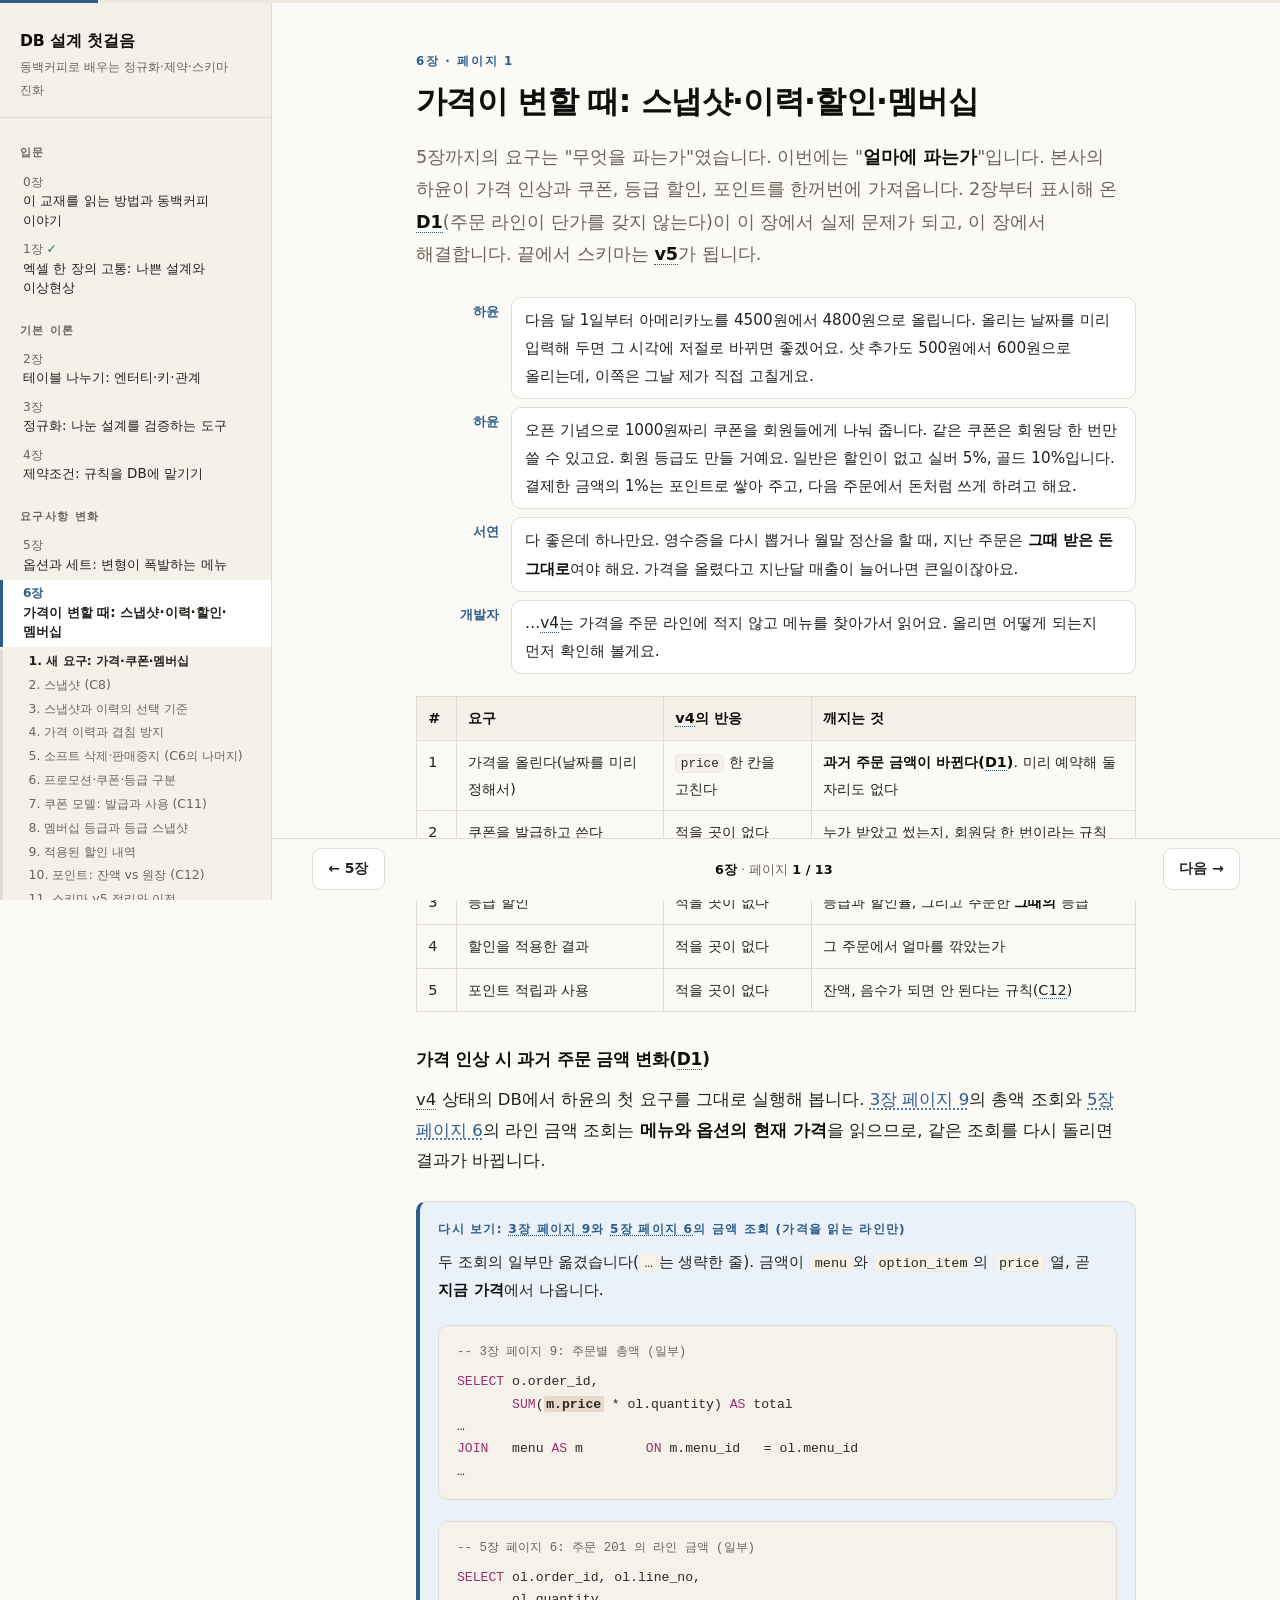
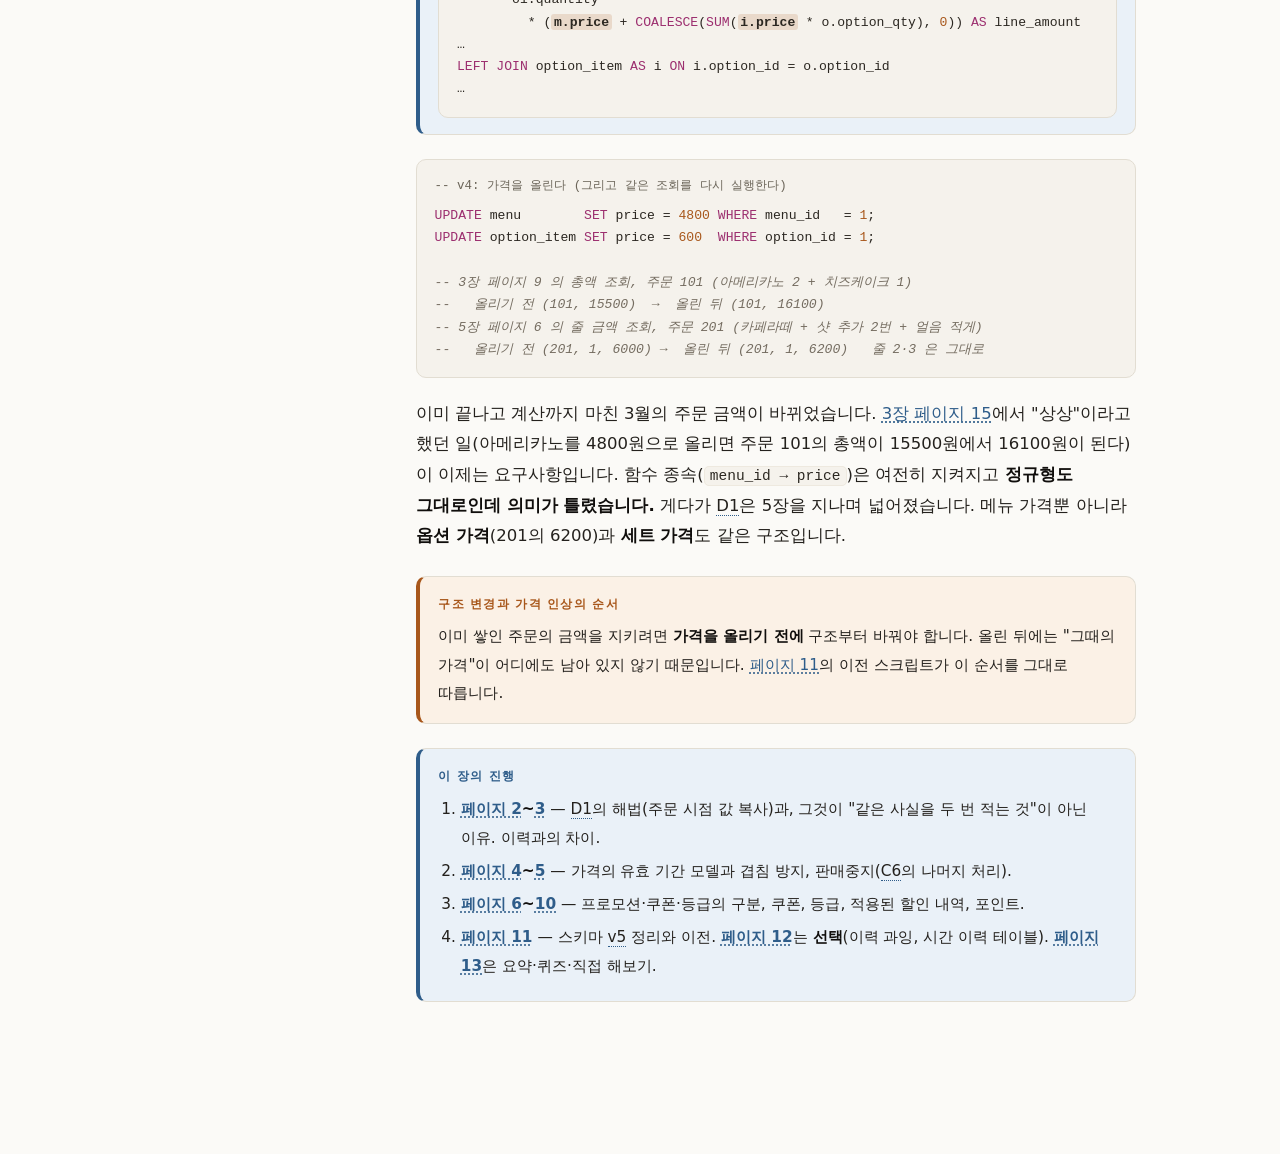
<file: docs/ch06.html>
<!DOCTYPE html>
<html lang="ko" data-chapter="ch06">
<head>
<meta charset="utf-8">
<meta name="viewport" content="width=device-width, initial-scale=1">
<title>6장 · 가격이 변할 때: 스냅샷·이력·할인·멤버십 — DB 설계 첫걸음</title>
<link rel="stylesheet" href="assets/book.css">
</head>
<body>

<main id="book"><div class="inner">


<!-- ─────────────────────────────────────────── 페이지 1 -->
<section class="screen" data-title="새 요구: 가격·쿠폰·멤버십">
  <p class="kicker">6장 · 페이지 1</p>
  <h1>가격이 변할 때: 스냅샷·이력·할인·멤버십</h1>

  <p class="lead">5장까지의 요구는 "무엇을 파는가"였습니다. 이번에는 "<b>얼마에 파는가</b>"입니다. 본사의 하윤이 가격 인상과 쿠폰, 등급 할인, 포인트를 한꺼번에 가져옵니다.
  2장부터 표시해 온 <b>D1</b>(주문 라인이 단가를 갖지 않는다)이 이 장에서 실제 문제가 되고, 이 장에서 해결합니다. 끝에서 스키마는 <b>v5</b>가 됩니다.</p>

  <div class="dialog">
    <div class="line"><div class="who">하윤</div><div class="say">
      <p>다음 달 1일부터 아메리카노를 4500원에서 4800원으로 올립니다. 올리는 날짜를 미리 입력해 두면 그 시각에 저절로 바뀌면 좋겠어요. 샷 추가도 500원에서 600원으로 올리는데, 이쪽은 그날 제가 직접 고칠게요.</p></div></div>
    <div class="line"><div class="who">하윤</div><div class="say">
      <p>오픈 기념으로 1000원짜리 쿠폰을 회원들에게 나눠 줍니다. 같은 쿠폰은 회원당 한 번만 쓸 수 있고요. 회원 등급도 만들 거예요. 일반은 할인이 없고 실버 5%, 골드 10%입니다.
      결제한 금액의 1%는 포인트로 쌓아 주고, 다음 주문에서 돈처럼 쓰게 하려고 해요.</p></div></div>
    <div class="line"><div class="who">서연</div><div class="say">
      <p>다 좋은데 하나만요. 영수증을 다시 뽑거나 월말 정산을 할 때, 지난 주문은 <b>그때 받은 돈 그대로</b>여야 해요. 가격을 올렸다고 지난달 매출이 늘어나면 큰일이잖아요.</p></div></div>
    <div class="line"><div class="who">개발자</div><div class="say">
      <p>…v4는 가격을 주문 라인에 적지 않고 메뉴를 찾아가서 읽어요. 올리면 어떻게 되는지 먼저 확인해 볼게요.</p></div></div>
  </div>

  <div class="table-wrap">
    <table>
      <tr><th style="width:2.5rem">#</th><th>요구</th><th>v4의 반응</th><th>깨지는 것</th></tr>
      <tr><td>1</td><td>가격을 올린다(날짜를 미리 정해서)</td><td><code>price</code> 한 칸을 고친다</td><td><b>과거 주문 금액이 바뀐다(D1)</b>. 미리 예약해 둘 자리도 없다</td></tr>
      <tr><td>2</td><td>쿠폰을 발급하고 쓴다</td><td>적을 곳이 없다</td><td>누가 받았고 썼는지, 회원당 한 번이라는 규칙(C11)</td></tr>
      <tr><td>3</td><td>등급 할인</td><td>적을 곳이 없다</td><td>등급과 할인율, 그리고 주문한 <b>그때의</b> 등급</td></tr>
      <tr><td>4</td><td>할인을 적용한 결과</td><td>적을 곳이 없다</td><td>그 주문에서 얼마를 깎았는가</td></tr>
      <tr><td>5</td><td>포인트 적립과 사용</td><td>적을 곳이 없다</td><td>잔액, 음수가 되면 안 된다는 규칙(C12)</td></tr>
    </table>
  </div>

  <h3>가격 인상 시 과거 주문 금액 변화(D1)</h3>

  <p>v4 상태의 DB에서 하윤의 첫 요구를 그대로 실행해 봅니다. 3장 페이지 9의 총액 조회와 5장 페이지 6의 라인 금액 조회는 <b>메뉴와 옵션의 현재 가격</b>을 읽으므로, 같은 조회를 다시 돌리면 결과가 바뀝니다.</p>

  <div class="box note">
    <p class="box-t">다시 보기: 3장 페이지 9와 5장 페이지 6의 금액 조회 (가격을 읽는 라인만)</p>
    <p>두 조회의 일부만 옮겼습니다(<code>…</code>는 생략한 줄). 금액이 <code>menu</code>와 <code>option_item</code>의 <code>price</code> 열, 곧 <b>지금 가격</b>에서 나옵니다.</p>
<pre><span class="cap">-- 3장 페이지 9: 주문별 총액 (일부)</span><code>SELECT o.order_id,
       SUM(<span class="hl">m.price</span> * ol.quantity) AS total
…
JOIN   menu AS m        ON m.menu_id   = ol.menu_id
…
</code></pre>
<pre><span class="cap">-- 5장 페이지 6: 주문 201 의 라인 금액 (일부)</span><code>SELECT ol.order_id, ol.line_no,
       ol.quantity
         * (<span class="hl">m.price</span> + COALESCE(SUM(<span class="hl">i.price</span> * o.option_qty), 0)) AS line_amount
…
LEFT JOIN option_item AS i ON i.option_id = o.option_id
…
</code></pre>
  </div>

<pre><span class="cap">-- v4: 가격을 올린다 (그리고 같은 조회를 다시 실행한다)</span><code>UPDATE menu        SET price = 4800 WHERE menu_id   = 1;
UPDATE option_item SET price = 600  WHERE option_id = 1;

-- 3장 페이지 9 의 총액 조회, 주문 101 (아메리카노 2 + 치즈케이크 1)
--   올리기 전 (101, 15500)  →  올린 뒤 (101, 16100)
-- 5장 페이지 6 의 줄 금액 조회, 주문 201 (카페라떼 + 샷 추가 2번 + 얼음 적게)
--   올리기 전 (201, 1, 6000) →  올린 뒤 (201, 1, 6200)   줄 2·3 은 그대로
</code></pre>

  <p>이미 끝나고 계산까지 마친 3월의 주문 금액이 바뀌었습니다. 3장 페이지 15에서 "상상"이라고 했던 일(아메리카노를 4800원으로 올리면 주문 101의 총액이 15500원에서 16100원이 된다)이 이제는 요구사항입니다.
  함수 종속(<code>menu_id → price</code>)은 여전히 지켜지고 <b>정규형도 그대로인데 의미가 틀렸습니다.</b> 게다가 D1은 5장을 지나며 넓어졌습니다. 메뉴 가격뿐 아니라 <b>옵션 가격</b>(201의 6200)과 <b>세트 가격</b>도 같은 구조입니다.</p>

  <div class="box warn">
    <p class="box-t">구조 변경과 가격 인상의 순서</p>
    <p>이미 쌓인 주문의 금액을 지키려면 <b>가격을 올리기 전에</b> 구조부터 바꿔야 합니다. 올린 뒤에는 "그때의 가격"이 어디에도 남아 있지 않기 때문입니다. 페이지 11의 이전 스크립트가 이 순서를 그대로 따릅니다.</p>
  </div>

  <div class="box note">
    <p class="box-t">이 장의 진행</p>
    <ol>
      <li><b>페이지 2~3</b> — D1의 해법(주문 시점 값 복사)과, 그것이 "같은 사실을 두 번 적는 것"이 아닌 이유. 이력과의 차이.</li>
      <li><b>페이지 4~5</b> — 가격의 유효 기간 모델과 겹침 방지, 판매중지(C6의 나머지 처리).</li>
      <li><b>페이지 6~10</b> — 프로모션·쿠폰·등급의 구분, 쿠폰, 등급, 적용된 할인 내역, 포인트.</li>
      <li><b>페이지 11</b> — 스키마 v5 정리와 이전. <b>페이지 12</b>는 <b>선택</b>(이력 과잉, 시간 이력 테이블). <b>페이지 13</b>은 요약·퀴즈·직접 해보기.</li>
    </ol>
  </div>
</section>

<!-- ─────────────────────────────────────────── 페이지 2 -->
<section class="screen" data-title="스냅샷 (C8)">
  <p class="kicker">6장 · 페이지 2</p>
  <h2>스냅샷: 주문 시점 값의 복사 (C8)</h2>

  <p>영수증에는 그날 받은 가격이 찍혀 있습니다. 가게의 메뉴판 가격이 나중에 바뀌어도 영수증은 그대로입니다. 지금 v4에 없는 것이 바로 이 <b>영수증 쪽의 가격</b>입니다.
  v4는 라인에 메뉴 번호만 적고 가격은 메뉴에서 <b>그때그때 찾아 읽기</b> 때문에, 메뉴의 가격이 바뀌면 영수증도 같이 바뀝니다.</p>

  <p>고치는 방법은 주문을 만드는 순간 그때의 이름과 단가를 <b>주문 라인에 복사해 두는 것</b>입니다. 이것을 <span class="term" data-term="snapshot">스냅샷</span>이라 부르고, 이 교재의 규칙 번호로는 <b>C8</b>입니다.</p>

  <div class="box note">
    <p class="box-t">C8 — 주문 시점의 메뉴명·단가·옵션가는 스냅샷으로 복사한다</p>
    <p>D1을 해결하는 규칙입니다. 복사는 주문 라인을 <b>만들 때 한 번</b> 하고, 이후 메뉴나 옵션이 바뀌어도 고치지 않습니다.</p>
  </div>

  <h3>무엇을 복사하나</h3>

  <div class="table-wrap">
    <table>
      <tr><th style="width:11rem">라인 표</th><th>복사하는 열</th><th>복사하지 않는 것</th></tr>
      <tr><td><code>order_line</code></td><td><code>menu_name</code>, <code>unit_price</code>(단가)</td><td><code>menu_id</code>는 그대로 남깁니다. 이름이 바뀌어도 "같은 메뉴"를 세려면 번호가 필요합니다. <code>is_active</code>는 지금의 사실이라 복사하지 않습니다</td></tr>
      <tr><td><code>order_line_option</code></td><td><code>option_name</code>, <code>unit_price</code></td><td><code>option_id</code>는 남깁니다</td></tr>
      <tr><td><code>order_line_pick</code></td><td><code>menu_name</code>만</td><td>가격은 복사하지 않습니다. 세트 구성품은 세트 가격에 포함이고(5장 페이지 8) 세트 자체의 가격은 세트 라인의 <code>unit_price</code>가 잡습니다</td></tr>
    </table>
  </div>

<pre><span class="cap">-- 스키마 v5 ①: 스냅샷 열이 붙은 라인 표 (v4 에서 바뀐 표)</span><code>-- 주문 안의 한 줄 (menu_name, unit_price 는 주문한 그때의 값을 복사한 것)
CREATE TABLE order_line (
    order_id    INTEGER NOT NULL REFERENCES orders (order_id),
    line_no     INTEGER NOT NULL CHECK (line_no &gt;= 1),
    menu_id     INTEGER NOT NULL REFERENCES menu (menu_id) ON DELETE RESTRICT,
    quantity    INTEGER NOT NULL CHECK (quantity &gt;= 1),
    menu_name   TEXT    NOT NULL CHECK (menu_name &lt;&gt; ''),
    unit_price  INTEGER NOT NULL CHECK (unit_price &gt;= 0),
    PRIMARY KEY (order_id, line_no)
);

-- 라인에 붙은 옵션 한 가지와 그 횟수 (option_name, unit_price 도 그때의 값)
CREATE TABLE order_line_option (
    order_id     INTEGER NOT NULL,
    line_no      INTEGER NOT NULL,
    option_id    INTEGER NOT NULL REFERENCES option_item (option_id) ON DELETE RESTRICT,
    option_qty   INTEGER NOT NULL DEFAULT 1 CHECK (option_qty &gt;= 1),
    option_name  TEXT    NOT NULL CHECK (option_name &lt;&gt; ''),
    unit_price   INTEGER NOT NULL CHECK (unit_price &gt;= 0),
    PRIMARY KEY (order_id, line_no, option_id),
    FOREIGN KEY (order_id, line_no) REFERENCES order_line (order_id, line_no)
);
</code></pre>

  <ol class="notes">
    <li><span class="ln">7~8행</span> 새 열 둘. <code>NOT NULL</code>이라 <b>복사를 빠뜨린 라인은 저장되지 않습니다.</b> <code>unit_price &gt;= 0</code>은 4장의 금액 규칙 그대로입니다(0원 메뉴는 허용).</li>
    <li><span class="ln">18~19행</span> 옵션 라인도 같은 모양입니다. 옵션의 <code>unit_price</code>는 <b>한 번당</b> 가격이고 횟수(<code>option_qty</code>)는 그대로 곱합니다.</li>
    <li><span class="ln">3~6행, 9행, 14~17행, 20~21행</span> v4와 글자까지 같습니다(C2, C5, C6 유지). 복사한 값이 <b>메뉴의 현재 값과 같은지</b>는 DB가 대조할 수 없으므로 복사는 주문을 만드는 앱의 일입니다. <span class="later">8장에서 다시 본다</span></li>
  </ol>

<pre><span class="cap">-- 주문 201 의 라인 금액: 이제 menu 도 option_item 도 읽지 않는다</span><code>SELECT ol.line_no,
       ol.quantity * (ol.unit_price
         + COALESCE(SUM(o.unit_price * o.option_qty), 0)) AS line_amount
FROM   order_line AS ol
LEFT JOIN order_line_option AS o
       ON o.order_id = ol.order_id AND o.line_no = ol.line_no
WHERE  ol.order_id = 201
GROUP BY ol.line_no, ol.quantity, ol.unit_price
ORDER BY ol.line_no;
-- 샷 추가를 600원으로 올린 뒤에도: (1, 6000) (2, 5000) (3, 6500)
</code></pre>

  <p>페이지 1에서 6200으로 바뀌었던 라인이 6000으로 남습니다. 조회도 <b>네 표 조인에서 두 표 조인</b>으로 줄었습니다.</p>

  <h3>스냅샷과 중복의 구별</h3>

  <p>"단가를 <code>order_line</code>에도 적으면 <code>menu</code>와 같은 값을 두 번 적는 것이니 3장이 금지한 중복 아닌가요?" 3장의 기준은 <b>값이 같은가</b>가 아니라 <b>함수 종속</b>이었습니다. 종속은 데이터가 아니라 업무 규칙이라고 했습니다(3장 페이지 3).
  이 라인 표에서 성립하는 규칙은 <code>(order_id, line_no) → unit_price</code>, 즉 <b>"이 주문의 이 라인에서 받은 단가"</b>입니다. 만약 <code>menu_id → unit_price</code>가 성립한다면 키가 아닌 열이 키가 아닌 열을 정하는 <b>이행 종속</b>(3장 페이지 8)이라 3NF 위반이겠지만, 성립하지 않습니다.
  같은 메뉴 1번이 3월 주문 101에서는 4500원이고 4월 주문에서는 4800원이기 때문입니다. 반례가 있으니 종속이 아니고, 따라서 <b>정규화를 위반하지 않습니다.</b></p>

  <div class="box good">
    <p class="box-t">같은 값이라도 의미가 다른 사실은 중복이 아니다</p>
    <p><code>menu</code>의 가격은 "<b>지금 이 메뉴의 가격</b>"이고 <code>order_line.unit_price</code>는 "<b>그때 이 라인이 받은 돈</b>"입니다. 주문을 만든 그 순간에 두 값이 <b>우연히 같을 뿐</b>이고, 그 뒤로는 서로 다른 길을 갑니다. 하나를 고쳐도 다른 하나를 따라 고쳐서는 안 됩니다. 중복은 "고칠 때 같이 고쳐야 하는 같은 사실"이고, 이것은 그 반대입니다.</p>
  </div>

  <details class="fold">
    <summary>더 깊이: 이름 스냅샷과 잘못된 복사의 위험</summary>
    <div class="fold-body">
      <p>메뉴 이름에도 같은 논증이 섭니다. 업무가 "같은 메뉴면 영수증 이름도 항상 같다"고 말하면 <code>menu_id → menu_name</code>이 종속이라 복사는 위반입니다. 동백커피는 "이름을 바꿀 수 있고 영수증에는 그때 이름이 찍혀야 한다"고 말하므로 종속이 아닙니다. <b>함수 종속은 업무가 정하는 것</b>이라 같은 열이 업무에 따라 위반이 되기도 하고 아니기도 합니다.</p>
      <p>세트 구성품의 이름 스냅샷은 <code>order_line_pick</code>에 <code>menu_name</code> 한 열을 더합니다(영수증에 구성품이 찍히기 때문입니다).</p>
<pre><span class="cap">-- 스키마 v5 ①-2: 세트 구성 선택 (v4 에서 바뀐 표)</span><code>-- 세트 라인이 슬롯마다 고른 메뉴 (menu_name 은 그때의 이름)
CREATE TABLE order_line_pick (
    order_id   INTEGER NOT NULL,
    line_no    INTEGER NOT NULL,
    slot_id    INTEGER NOT NULL,
    menu_id    INTEGER NOT NULL,
    menu_name  TEXT    NOT NULL CHECK (menu_name &lt;&gt; ''),
    PRIMARY KEY (order_id, line_no, slot_id),
    FOREIGN KEY (order_id, line_no) REFERENCES order_line (order_id, line_no),
    FOREIGN KEY (slot_id, menu_id)  REFERENCES set_slot_menu (slot_id, menu_id)
                                    ON DELETE RESTRICT
);
</code></pre>
      <p>복사에는 위험이 하나 있습니다. <b>복사를 잘못하면 돌이킬 방법이 없습니다.</b> 오래된 화면이 들고 있던 가격을 복사했다면 그 잘못된 값이 영원히 그 라인의 사실이 됩니다. 그래서 복사는 메뉴 번호로 <b>저장 시점에 DB에서 다시 읽어</b> 같은 트랜잭션 안에서 하는 것이 안전합니다.</p>
    </div>
  </details>

  <div class="box warn">
    <p class="box-t">C++ 비유와 그 한계</p>
    <p><code>const Menu&amp; m = menu; ... m.price</code>처럼 <b>참조로 읽으면</b> 원본이 바뀔 때 같이 바뀌고(v4), <code>int unit_price = m.price;</code>처럼 <b>값을 복사하면</b> 그 뒤로 독립입니다(v5).
    다만 C++에서 낡은 복사본은 대개 버그이지만, 여기서는 <b>낡는 것이 목적</b>입니다. 또 C++ 복사는 컴파일러가 빠뜨리지 않게 해 주지만, 이 복사는 DB가 해 주지 않습니다. <code>NOT NULL</code>로 빠뜨림만 막을 뿐입니다.</p>
  </div>
</section>

<!-- ─────────────────────────────────────────── 페이지 3 -->
<section class="screen" data-title="스냅샷과 이력의 선택 기준">
  <p class="kicker">6장 · 페이지 3</p>
  <h2>스냅샷과 이력의 선택 기준</h2>

  <p>하윤의 첫 요구에는 스냅샷이 못 하는 것이 있습니다. <b>"올리는 날짜를 미리 입력해 두면 그 시각에 바뀐다"</b>입니다. 스냅샷은 <b>주문이 있어야</b> 생기므로 아직 아무도 주문하지 않은 4월의 가격은 적을 자리가 없습니다.
  필요한 것은 메뉴 쪽에 <b>가격의 변천을 기간과 함께</b> 쌓아 두는 두 번째 도구입니다. 이것을 <span class="term" data-term="history">이력</span>이라 부릅니다.</p>

  <div class="table-wrap">
    <table>
      <tr><th style="width:7rem"></th><th>스냅샷</th><th>이력</th></tr>
      <tr><td>답하는 질문</td><td>이 주문은 <b>그때 얼마를 받았나</b></td><td>이 메뉴는 <b>언제 얼마였나</b>(앞으로는 얼마일까)</td></tr>
      <tr><td>어디에 쌓이나</td><td>주문 쪽(라인마다 복사)</td><td>메뉴 쪽(가격이 바뀔 때마다 기간 행 하나)</td></tr>
      <tr><td>언제 적나</td><td>주문을 만들 때</td><td>가격을 정할 때(미리 예약해도 된다)</td></tr>
      <tr><td>틀렸을 때</td><td><b>고치지 않는다</b>. 이미 일어난 일이다</td><td><b>고친다</b>. 잘못 적은 정보를 바로잡는 것이다(정정)</td></tr>
      <tr><td>없으면</td><td>과거 금액이 흔들린다(D1)</td><td>예약 인상, "그날의 가격표", 가격 변화 분석이 안 된다</td></tr>
    </table>
  </div>

  <figure class="fig">
    <svg viewBox="0 0 740 120" role="img" aria-label="가격 이력에서 주문 시점에 값을 읽어 주문 라인에 복사하는 흐름">
      <g class="svg-line" fill="none" stroke-width="1.4">
        <rect x="20"  y="25" width="230" height="64" rx="8"/>
        <rect x="490" y="25" width="230" height="64" rx="8"/>
        <path d="M250 57 H490"/>
        <path d="M478 50 L490 57 L478 64"/>
      </g>
      <g class="svg-fg" font-size="13" font-weight="700" text-anchor="middle">
        <text x="135" y="50">가격 이력 (메뉴 쪽)</text><text x="605" y="50">주문 라인 (주문 쪽)</text>
      </g>
      <g class="svg-muted" font-size="11.5" text-anchor="middle">
        <text x="135" y="70">메뉴가 가졌던·가질 가격</text><text x="605" y="70">이 라인이 받은 가격 (복사본)</text>
        <text x="370" y="48">주문을 만드는 순간</text><text x="370" y="82">읽어서 복사</text>
      </g>
    </svg>
    <figcaption>두 도구는 경쟁하지 않고 이어집니다. 이력은 "지금 이 시각의 가격이 얼마인가"를 알려 주고, 주문을 만들 때 그 값을 라인에 복사한 것이 스냅샷입니다.</figcaption>
  </figure>

  <h3>이력만 둘 때의 문제: 정정에 따른 금액 변경</h3>

  <p>"주문 시각으로 이력을 찾아 조인하면 되니 복사가 필요 없다"는 생각이 듭니다. 4월 2일의 주문 401(아메리카노 2잔 + 치즈케이크 1개)로 확인해 봅시다. 4월 1일부터의 가격을 4800원으로 적었는데 사실은 4700원이 맞아서 이력을 <b>정정</b>했다고 합시다. 이 정정에 이력 조인도 스냅샷도 이렇게 반응합니다.</p>

  <div class="table-wrap">
    <table>
      <tr><th>주문 401의 소계(라인 금액의 합)</th><th>정정 전(4800)</th><th>정정 후(4700)</th></tr>
      <tr><td>이력을 조인해서 계산</td><td>4800 × 2 + 6500 = 16100</td><td><b>4700 × 2 + 6500 = 15900</b></td></tr>
      <tr><td>라인의 스냅샷으로 계산</td><td>16100</td><td><b>16100</b></td></tr>
    </table>
  </div>

  <p>이력은 틀렸으면 고치는 것이 옳지만, 손님은 <b>16100원을 이미 냈습니다.</b> 정정이 지난 주문의 금액을 바꾸면 안 되므로 "그때 받은 금액"은 이력과 별개로 주문 쪽에 남아야 합니다. 이 밖에도 이력만으로는 안 되는 이유가 있습니다.</p>

  <ul>
    <li>바리스타가 현장에서 <b>가격을 손으로 고쳐</b> 받았다면(수기 조정) 이력에는 그 값이 없습니다. 받은 돈은 주문에만 남습니다.</li>
    <li>이력은 <b>기간 조건이 붙은 조인</b>이 필요합니다. 금액을 볼 때마다 주문과 이력을 시각으로 맞춰야 하고, 주문이 수백만 건이면 무거워집니다. <span class="later">7장에서 다시 본다</span></li>
    <li>이력은 <b>보관 기간 정책</b>이 있을 수 있습니다. 오래된 가격 행을 정리해도 주문 금액이 같이 사라지면 안 됩니다.</li>
  </ul>

  <h3>스냅샷만 둘 때의 문제</h3>

  <p>반대도 성립하지 않습니다. 스냅샷만 있으면 4월 1일의 가격을 <b>미리</b> 적어 둘 수 없고, 그날 주문이 하나도 없던 메뉴의 가격은 알 길이 없으며, "이 메뉴 가격이 언제 바뀌었나"를 주문 기록에서 역으로 추측해야 합니다.</p>

  <div class="box good">
    <p class="box-t">판단 기준</p>
    <ul>
      <li><b>받은 돈과 영수증</b> → 스냅샷. 바꾸지 않는 사실입니다.</li>
      <li><b>예약, 그날의 가격표, 변화 분석</b> → 이력. 바로잡는 사실입니다.</li>
      <li>둘 다 필요하면 <b>둘 다</b> 둡니다. "메뉴가 가졌던 가격"과 "이 라인이 받은 가격"은 <b>다른 사실</b>이라 중복이 아닙니다(페이지 2).</li>
      <li>한쪽만 필요하면 한쪽만 둡니다. 이력을 두는 것은 공짜가 아니라서 <b>요구가 있을 때</b> 둡니다(페이지 12).</li>
    </ul>
  </div>

  <p>동백커피는 메뉴 가격에는 둘 다 필요합니다(하윤이 예약을 요구했습니다). 옵션 가격에는 예약 요구가 없으므로 스냅샷만 두고 이력은 만들지 않습니다(페이지 4에서 다시 다룹니다).</p>
</section>

<!-- ─────────────────────────────────────────── 페이지 4 -->
<section class="screen" data-title="가격 이력과 겹침 방지">
  <p class="kicker">6장 · 페이지 4</p>
  <h2>가격 이력: 유효 기간 모델과 겹침 방지</h2>

  <p>구조부터 봅니다. 새 표 <code>menu_price</code>의 한 행은 <b>"이 메뉴는 이 기간 동안 이 가격이다"</b>는 사실 하나입니다. 기간은 <span class="term" data-term="validity">유효 기간</span>(언제부터 언제까지)으로 적고, 끝을 모르는 행(지금도 유효한 행)은 끝을 <code>NULL</code>로 둡니다.
  끝은 <b>포함하지 않는 것</b>으로 약속합니다. 4월 1일 00시에 끝나는 행과 4월 1일 00시에 시작하는 행이 같은 순간을 두 번 차지하지 않게 하려는 약속입니다(시작 포함, 끝 제외).</p>

  <figure class="fig">
    <svg viewBox="0 0 740 150" role="img" aria-label="아메리카노의 가격 이력 시간선과 겹치는 행이 거부되는 모습">
      <g class="svg-line" fill="none" stroke-width="1.4">
        <rect x="30"  y="68" width="330" height="30" rx="4"/>
        <rect x="360" y="68" width="350" height="30" rx="4"/>
        <rect x="300" y="18" width="260" height="30" rx="4" stroke-dasharray="6 4" style="stroke:var(--accent)"/>
        <path d="M30 118 H710"/>
        <path d="M360 108 V128"/><path d="M190 108 V128"/><path d="M500 108 V128"/>
      </g>
      <g class="svg-fg" font-size="12.5" font-weight="700" text-anchor="middle">
        <text x="195" y="88">4500원  [ -∞ , 4/1 )</text><text x="535" y="88">4800원  [ 4/1 , 끝 없음 )</text>
      </g>
      <g font-size="11.5" text-anchor="middle" style="fill:var(--accent)">
        <text x="430" y="37">겹치는 행 — EXCLUDE가 거부</text>
      </g>
      <g class="svg-muted" font-size="11" text-anchor="middle">
        <text x="190" y="142">3/4 주문 101</text><text x="360" y="142">4/1 00:00</text><text x="500" y="142">4/2 주문 401</text>
      </g>
    </svg>
    <figcaption>한 메뉴의 기간 행들은 <b>이어 붙을 수는 있어도 겹칠 수는 없습니다.</b> 4/1 00:00의 경계는 앞 행에서는 제외, 뒤 행에서는 포함이라 겹치지 않습니다.</figcaption>
  </figure>

  <p>겹치면 왜 안 될까요? 같은 메뉴에 같은 시각을 덮는 행이 둘이면 "그 시각의 가격"이 하나로 정해지지 않습니다. 3장의 함수 종속으로 쓰면 <code>(menu_id, 시각) → price</code>인데 그 규칙이 깨집니다.
  앱이 "겹치는 행이 있나" 확인한 뒤 넣어도, 두 요청이 <b>동시에</b> 확인하고 둘 다 통과하면 깨집니다(C1과 같은 모양). PostgreSQL에서는 이것을 DB가 막을 수 있습니다.</p>

  <div class="box note">
    <p class="box-t">겹침 방지에 쓰는 이름 셋</p>
    <ul>
      <li><code>tstzrange(시작, 끝)</code> — 두 시각으로 <b>구간 값</b>을 만드는 함수입니다. 기본은 시작 포함·끝 제외이고 끝이 <code>NULL</code>이면 끝이 없는 구간입니다. <code>&amp;&amp;</code>는 "두 구간이 겹치는가"를 묻는 연산자입니다. <code>tstzrange('2026-03-01', '2026-04-01') &amp;&amp; tstzrange('2026-04-01', NULL)</code>은 거짓(경계만 맞닿음)입니다.</li>
      <li><span class="term" data-term="exclude">EXCLUDE 제약</span> — "이 조건을 만족하는 행 쌍이 존재하면 거부한다"는 제약입니다. <code>UNIQUE</code>가 "같은 값"을 막는다면 <code>EXCLUDE</code>는 "<b>겹치는 값</b>"도 막을 수 있습니다. 아래에서는 <b>같은 메뉴</b>(<code>=</code>)이면서 <b>구간이 겹치는</b>(<code>&amp;&amp;</code>) 두 행을 거부합니다.</li>
      <li><code>btree_gist</code> — 정수 열(<code>menu_id</code>)을 <code>=</code>로 비교하는 일을 <code>EXCLUDE</code>가 쓰는 인덱스 방식(<code>gist</code>)에서도 하게 해 주는 <b>확장</b>입니다. 데이터베이스마다 한 번 <code>CREATE EXTENSION</code>으로 켭니다. 없으면 표를 만들 때 오류가 납니다.</li>
    </ul>
  </div>

<pre><span class="cap">-- 스키마 v5 ②: 가격 이력 (새 표 하나와 확장)</span><code>-- 겹침 방지(EXCLUDE)에서 정수와 구간을 함께 비교하려면 필요한 확장
CREATE EXTENSION btree_gist;

-- 메뉴 가격의 유효 기간 (valid_to 가 NULL 이면 끝나는 때가 정해지지 않은 행이다)
CREATE TABLE menu_price (
    menu_id     INTEGER     NOT NULL REFERENCES menu (menu_id),
    valid_from  TIMESTAMPTZ NOT NULL,
    valid_to    TIMESTAMPTZ,
    price       INTEGER     NOT NULL CHECK (price &gt;= 0),
    PRIMARY KEY (menu_id, valid_from),
    CHECK (valid_to IS NULL OR valid_to &gt; valid_from),
    EXCLUDE USING gist (menu_id WITH =, tstzrange(valid_from, valid_to) WITH &amp;&amp;)
);
</code></pre>

  <ol class="notes">
    <li><span class="ln">2행</span> 확장을 켭니다. 이 한 줄을 빼면 12행에서 <code>data type integer has no default operator class for access method "gist"</code> 오류가 납니다(PostgreSQL 18에서 확인).</li>
    <li><span class="ln">4~13행</span> 가격 행 하나. <span class="ln">9행</span> 4장의 <code>price &gt;= 0</code> 규칙이 <code>menu</code>에서 이리로 옮겨 왔습니다. <span class="ln">10행</span> 기본키 <code>(menu_id, valid_from)</code>은 "같은 메뉴가 같은 시각에 시작하는 행은 하나"를 지키고, <span class="ln">11행</span> <code>CHECK</code>는 끝이 시작보다 늦어야 한다는 규칙입니다(<code>NULL</code>이면 통과).</li>
    <li><span class="ln">12행</span> <code>EXCLUDE USING gist (...)</code>가 겹침을 막는 라인입니다. <code>menu_id WITH =</code>(같은 메뉴)와 <code>tstzrange(valid_from, valid_to) WITH &amp;&amp;</code>(구간이 겹침)을 <b>모두</b> 만족하는 행 쌍이 있으면 거부합니다. 다른 메뉴의 행과는 겹쳐도 됩니다.</li>
  </ol>

<pre><span class="cap">-- 4/1 부터 아메리카노를 4800원으로: 새 행을 먼저 넣으면 거부된다</span><code>INSERT INTO menu_price (menu_id, valid_from, price)
VALUES (1, '2026-04-01 00:00+09', 4800);
-- ERROR:  conflicting key value violates exclusion constraint
--         "menu_price_menu_id_tstzrange_excl"
-- DETAIL: Key (menu_id, tstzrange(valid_from, valid_to))=(1, ["2026-04-01
--         00:00:00+09",)) conflicts with existing key (...)=(1, [-infinity,)).

-- 올바른 순서: 지금 행을 닫고 새 행을 연다 (한 트랜잭션)
BEGIN;
UPDATE menu_price SET valid_to = '2026-04-01 00:00+09'
WHERE  menu_id = 1 AND valid_to IS NULL;
INSERT INTO menu_price (menu_id, valid_from, price)
VALUES (1, '2026-04-01 00:00+09', 4800);
COMMIT;
</code></pre>

  <p>"4월 2일 09시 12분의 가격"은 그 시각을 덮는 행을 찾으면 됩니다. 행은 기껏해야 하나입니다(겹침을 막았으므로). 키오스크가 지금 가격을 보여 줄 때도 같은 조회에 <code>NOW()</code>를 넣습니다. <code>TIMESTAMPTZ '...'</code>는 글자를 시각 값으로 읽으라는 표기이고 <code>+09</code>는 한국 시간(UTC보다 9시간 빠름)입니다.</p>

<pre><span class="cap">-- 주문 401 이 만들어지는 순간의 아메리카노 가격</span><code>SELECT price
FROM   menu_price
WHERE  menu_id = 1
  AND  valid_from &lt;= TIMESTAMPTZ '2026-04-02 09:12+09'
  AND (valid_to IS NULL OR TIMESTAMPTZ '2026-04-02 09:12+09' &lt; valid_to);
-- (4800)
</code></pre>

  <div class="box warn">
    <p class="box-t">가격 저장 위치의 단일화</p>
    <p>v4의 <code>menu.price</code>는 "지금 가격"이고 이력의 끝이 <code>NULL</code>인 행도 "지금 가격"입니다. <b>같은 사실을 두 곳에 두면</b> 가격을 올릴 때 둘 다 고쳐야 하고 하나를 놓치면 어긋납니다. 페이지 2의 스냅샷과 달리 이 둘은 <b>같은 의미</b>라 진짜 중복입니다(3장 D4의 총액과 같은 문제).
    그래서 가격의 집을 <code>menu_price</code> 하나로 정하고 <code>menu</code>에서 <code>price</code>를 지웁니다(<code>menu</code>의 새 모양은 페이지 5). "지금 가격"은 저장하지 않고 위 조회로 <b>계산</b>합니다. 대가는 셋입니다.</p>
    <ul>
      <li><code>menu.price</code>를 읽던 앱과 조회가 <b>이사 순간 깨집니다.</b> 그래서 페이지 11의 이전은 "새 곳을 만들고, 옮기고, 마지막에 옛 열을 지우는" 순서를 따릅니다. <span class="later">9장에서 다시 본다</span></li>
      <li>지금 가격 조회가 <b>시간 조건이 붙은 조인</b>이 됩니다.</li>
      <li>"판매 중인 모든 메뉴에 열린 가격 행이 있다"는 <b>여러 행을 보아야 하는 규칙</b>이라 DB가 막지 못합니다. 가격 행이 없는 메뉴는 앱이 주문을 거부하고 점검 조회로 찾습니다(페이지 5).</li>
    </ul>
    <p>이 모델은 <b>전 매장 공통 가격</b>입니다. 매장마다 가격이 달라지는 경우는 이 모델로 표현하지 않습니다. <span class="later">9장에서 다시 본다</span></p>
  </div>

  <div class="box note">
    <p class="box-t">옵션 가격의 이력 제외</p>
    <p><code>option_item.price</code>는 "지금 가격"으로 그대로 두고 이력 표를 만들지 않습니다. 하윤이 예약을 요구한 것은 메뉴 가격이고, 과거 주문의 옵션 금액은 스냅샷이 지키기 때문입니다. 옵션 가격도 예약이 필요해지면 <code>menu_price</code>와 같은 모양의 표를 하나 더 만들면 됩니다.
    <b>정확성은 스냅샷이 지키고, 이력은 예약·분석이라는 별개의 요구가 있을 때만</b> 둔다는 원칙입니다(페이지 12). 메뉴만 이력이 있는 비대칭은 이 원칙의 결과입니다.</p>
  </div>

  <details class="fold">
    <summary>다른 DB의 겹침 방지와 PostgreSQL 18 문법</summary>
    <div class="fold-body">
      <p><code>EXCLUDE</code>는 <b>PostgreSQL의 확장 문법</b>입니다. MySQL, SQLite, Oracle 같은 다른 DB에는 없어서 겹침은 <b>앱과 트랜잭션</b>이 지킵니다(MariaDB처럼 기간 열에 <code>WITHOUT OVERLAPS</code>를 직접 지원하는 제품도 있습니다). 같은 메뉴의 "지금 행"을 먼저 잠그고(<code>SELECT ... FOR UPDATE</code>, 8장) 겹침을 확인한 뒤 넣는 식입니다. 조금만 틈이 있어도 겹침이 들어올 수 있고 DB가 그것을 알려 주지 않는다는 것이 차이입니다.</p>
      <p>PostgreSQL 18부터는 기간 열을 <code>TSTZRANGE</code> 하나로 두고 <code>PRIMARY KEY (menu_id, valid_at WITHOUT OVERLAPS)</code>처럼 <b>기본키 자체에 "겹치지 않음"</b>을 적을 수 있습니다(이 경우에도 <code>btree_gist</code>가 필요합니다). 겹치는 행을 넣으면 같은 종류의 배제 제약 오류가 납니다. 이 교재는 두 열(<code>valid_from</code>, <code>valid_to</code>)로 적어서 다른 DB의 독자도 구조를 읽을 수 있게 했습니다.</p>
    </div>
  </details>

  <details class="fold">
    <summary>더 깊이: EXCLUDE가 막지 못하는 빈틈</summary>
    <div class="fold-body">
      <p><code>EXCLUDE</code>는 <b>겹침만</b> 막습니다. 앞 행을 3월 31일에 닫고 새 행을 4월 3일에 열면 그 사이 이틀은 가격이 없는 <b>빈틈</b>이 생기고 DB는 조용히 받아 줍니다. 빈틈이 일부러(판매 중단 기간)일 수도 있어서 DB가 일률적으로 막을 수 없습니다. 빈틈을 찾는 점검 조회는 이렇습니다.</p>
<pre><span class="cap">-- 앞 행이 끝났는데 다음 행이 곧바로 시작하지 않는 메뉴</span><code>SELECT menu_id, valid_to, next_from
FROM  (SELECT menu_id, valid_to,
              LEAD(valid_from) OVER (PARTITION BY menu_id
                                     ORDER BY valid_from) AS next_from
       FROM   menu_price) AS t
WHERE  valid_to IS NOT NULL AND valid_to &lt;&gt; next_from;
</code></pre>
      <p><code>LEAD(열) OVER (PARTITION BY 묶음 ORDER BY 순서)</code>는 같은 묶음 안에서 <b>다음 행의 값</b>을 가져오는 윈도 함수입니다(5장의 <code>ROW_NUMBER</code>와 같은 계열). 메뉴별로 시작 시각 순서로 줄을 세워 각 행에 다음 행의 시작 시각을 붙이고, 내 끝과 다음 시작이 다른 행을 고릅니다.</p>
      <p>마지막 행이 닫혔는데 다음 행이 없으면 <code>next_from</code>이 <code>NULL</code>이라 <code>&lt;&gt;</code> 비교가 참이 되지 않아 이 조회에 나오지 않습니다. 그런 메뉴(지금 가격이 아예 없는 메뉴)는 페이지 5의 점검 조회가 찾습니다.</p>
    </div>
  </details>
</section>

<!-- ─────────────────────────────────────────── 페이지 5 -->
<section class="screen" data-title="소프트 삭제·판매중지 (C6의 나머지)">
  <p class="kicker">6장 · 페이지 5</p>
  <h2>소프트 삭제와 판매중지: C6의 나머지 처리</h2>

  <div class="box good">
    <p class="box-t">이 페이지에서 해결하는 C6의 나머지</p>
    <p>4장 페이지 6은 C6("메뉴를 내려도 과거 주문은 남는다")을 <code>ON DELETE RESTRICT</code>와 <code>is_active</code> 플래그로 세웠지만 두 가지를 6장으로 미뤘습니다.
    <b>① 이름·가격을 고치면 과거 조회가 바뀐다</b>는 것은 페이지 2의 스냅샷과 페이지 4의 이력이 해결했습니다. <b>② 판매중지한 메뉴를 새 주문에 못 담게 하는 것</b>이 이 페이지입니다.</p>
  </div>

  <p>먼저 <code>menu</code>의 새 모양입니다. 페이지 4에서 <code>price</code> 열이 이력 표로 옮겨 가서 <b>열 하나만 빠졌고</b> 나머지(이름 규칙, <code>is_active</code>)는 v4와 글자까지 같습니다.</p>

<pre><span class="cap">-- 스키마 v5 ②-2: 메뉴 (v4 에서 price 열이 빠진 표)</span><code>-- 메뉴 한 종류 (가격은 menu_price 로 옮겨 갔다)
CREATE TABLE menu (
    menu_id    INTEGER PRIMARY KEY,
    name       TEXT    NOT NULL UNIQUE
               CHECK (name &lt;&gt; '' AND name = btrim(name)),
    is_active  BOOLEAN NOT NULL DEFAULT TRUE
);
</code></pre>

  <p><span class="term" data-term="softdelete">소프트 삭제</span>를 다시 확인합니다. 메뉴를 내릴 때는 행을 지우지 않고 <code>is_active</code>만 <code>FALSE</code>로 바꿉니다. 과거 주문이 가리키는 행은 지울 수도 없습니다.</p>

<pre><span class="cap">-- 티라미수를 판매중지하고, 과거 주문이 가리키는 메뉴를 지워 본다</span><code>UPDATE menu SET is_active = FALSE WHERE menu_id = 4;

DELETE FROM menu WHERE menu_id = 3;
-- ERROR:  update or delete on table "menu" violates RESTRICT setting of
--         foreign key constraint "order_line_menu_id_fkey" on table "order_line"
</code></pre>

  <p>여기까지는 4장과 같습니다. 문제는 그다음입니다. <b>DB는 판매중지 메뉴를 새 주문 라인이 가리키는 것도 받아 줍니다.</b> <code>order_line.menu_id</code>의 외래키는 "그 메뉴 행이 있는가"만 묻고 <code>is_active</code>는 보지 않습니다(PostgreSQL 18에서 실제로 저장되는 것을 확인했습니다).
  다른 표의 값을 조건으로 삼는 <code>CHECK</code>는 쓸 수 없으므로, 새 주문에서 판매중지 메뉴를 거르는 일은 <b>주문을 만드는 앱의 몫</b>입니다. 트리거라는 DB 안의 장치로 막는 방법도 있지만 이 교재는 다루지 않습니다.</p>

  <p>앱이 흩어져서 제각각 <code>is_active</code>를 확인하면 한 곳에서 빠뜨리는 순간 판매중지 메뉴가 샙니다. 그래서 <b>"지금 주문할 수 있는 메뉴와 가격"</b>을 조회 한 곳으로 모으고 모든 화면이 그것을 씁니다. 페이지 4의 지금 가격 조회와 <code>is_active</code> 조건이 합쳐진 모양입니다.</p>

<pre><span class="cap">-- 키오스크가 보여 주는 메뉴판 (판매중지와 가격 행이 없는 메뉴는 빠진다)</span><code>SELECT m.menu_id, m.name, p.price
FROM   menu AS m
JOIN   menu_price AS p ON p.menu_id = m.menu_id
WHERE  m.is_active
  AND  p.valid_from &lt;= NOW()
  AND (p.valid_to IS NULL OR NOW() &lt; p.valid_to)
ORDER BY m.menu_id;
-- 4/2 이후: (1, 아메리카노, 4800) (2, 카페라떼, 5000) (3, 치즈케이크, 6500)
--           (5, 케이크 세트, 9500)   ← 판매중지한 티라미수는 없다
</code></pre>

  <p>이 조회는 <code>JOIN</code>이라서 <b>가격 행이 없는 메뉴도 메뉴판에서 사라집니다.</b> 페이지 4가 말한 "모든 판매 메뉴에 열린 가격 행이 있다"는 규칙은 DB가 막지 못하니, 이렇게 조용히 사라지는 일을 점검 조회로 찾습니다.</p>

<pre><span class="cap">-- 점검: 판매 중인데 지금 유효한 가격 행이 없는 메뉴</span><code>SELECT m.menu_id, m.name
FROM   menu AS m
WHERE  m.is_active
  AND  NOT EXISTS (SELECT 1 FROM menu_price AS p
                   WHERE  p.menu_id = m.menu_id
                     AND  p.valid_from &lt;= NOW()
                     AND (p.valid_to IS NULL OR NOW() &lt; p.valid_to));
</code></pre>

  <p><code>NOT EXISTS (조회)</code>는 괄호 안 조회가 <b>한 행도 돌려주지 않을 때만</b> 참입니다. 안쪽의 <code>SELECT 1</code>에서 1은 아무 값이어도 되고 "행이 있는가"만 봅니다.</p>

  <h3>소프트 삭제의 함정</h3>

  <ul>
    <li><b>모든 조회가 <code>is_active</code>를 기억해야 합니다.</b> 위 "한 곳으로 모으기"가 그 대책이지만 DB가 강제하지는 않습니다.</li>
    <li><b>이름이 묶입니다.</b> 판매중지한 "티라미수"의 이름을 새 메뉴가 쓰려 하면 4장 C4의 <code>UNIQUE</code>가 거부합니다(<code>duplicate key value violates unique constraint "menu_name_key"</code>). 이 교재는 C4를 그대로 두고, 이름을 다시 쓰고 싶으면 옛 메뉴의 이름을 바꿔 보관하는(<code>티라미수(종료)</code>) 쪽을 택합니다.</li>
    <li><b>행이 영원히 쌓입니다.</b> 판매중지한 메뉴도 과거 주문이 가리키는 한 지울 수 없습니다. 오래된 것을 정리하는 문제는 7장의 보관 이야기입니다. <span class="later">7장에서 다시 본다</span></li>
  </ul>

  <details class="fold">
    <summary>더 깊이: 부분 UNIQUE 인덱스로 이름 재사용 허용</summary>
    <div class="fold-body">
      <p>C4를 "<b>판매 중인 메뉴 사이에서만</b> 이름이 겹치지 않는다"로 약하게 바꾸면 이름을 재사용할 수 있습니다. 조건을 붙인 인덱스를 <span class="term" data-term="partialidx">부분 UNIQUE 인덱스</span>라 하고, <code>WHERE</code> 조건을 만족하는 행 사이에서만 유일성을 검사합니다.</p>
<pre><span class="cap">-- 판매 중인 행끼리만 이름이 겹치지 않게 (C4 를 약하게 바꾸는 선택)</span><code>ALTER TABLE menu DROP CONSTRAINT menu_name_key;
CREATE UNIQUE INDEX menu_name_active ON menu (name) WHERE is_active;

INSERT INTO menu (menu_id, name) VALUES (7, '티라미수');   -- 이제 들어간다
INSERT INTO menu (menu_id, name) VALUES (8, '티라미수');
-- ERROR:  duplicate key value violates unique constraint "menu_name_active"
UPDATE menu SET is_active = TRUE WHERE menu_id = 4;       -- 옛 티라미수 복귀
-- ERROR:  duplicate key value violates unique constraint "menu_name_active"
</code></pre>
      <p>대가는 <b>같은 이름의 메뉴가 둘 이상 존재</b>하게 되는 것입니다. 이름으로 집계하면 옛 메뉴와 새 메뉴가 섞이고, 옛 메뉴를 되살리려 하면 위처럼 막힙니다. 번호(<code>menu_id</code>)로 세는 습관이 필요해집니다. 그래서 v5는 이 길을 택하지 않았습니다.</p>
    </div>
  </details>

  <div class="table-wrap">
    <table>
      <tr><th style="width:15rem">C6의 조각</th><th>수단</th><th>지키는 자리</th></tr>
      <tr><td>과거 주문이 가리키는 행은 지울 수 없다</td><td><code>ON DELETE RESTRICT</code></td><td>DB</td></tr>
      <tr><td>내리는 방법은 삭제가 아니라 판매중지</td><td><code>is_active</code> 플래그(소프트 삭제)</td><td>DB(열) + 앱(쓰는 습관)</td></tr>
      <tr><td>이름·가격을 바꿔도 과거 주문은 그대로</td><td>스냅샷(페이지 2) + 가격 이력(페이지 4)</td><td>DB(열) + 앱(복사)</td></tr>
      <tr><td><b>새 주문에 판매중지 메뉴를 못 담는다</b>(세트 구성 후보 포함)</td><td>메뉴판 조회 한 곳 + 주문 생성 때 재확인(세트에서 고른 메뉴의 <code>is_active</code>도)</td><td><b>앱</b></td></tr>
    </table>
  </div>

  <div class="box warn">
    <p class="box-t">C++ 비유와 그 한계</p>
    <p>해시 테이블의 <b>톰스톤(tombstone)</b> — 지운 칸을 비우지 않고 "지워짐" 표시만 남기는 것 — 과 닮았습니다. 다른 자료구조가 그 칸을 계속 가리킬 수 있게 하려는 것도 같습니다. 다만 톰스톤은 나중에 재사용되지만, DB의 판매중지 행은 <b>과거 기록이 가리키는 한 영원히 남습니다.</b></p>
  </div>
</section>

<!-- ─────────────────────────────────────────── 페이지 6 -->
<section class="screen" data-title="프로모션·쿠폰·등급 구분">
  <p class="kicker">6장 · 페이지 6</p>
  <h2>프로모션·쿠폰·멤버십 등급: 셋의 구분 기준</h2>

  <p>하윤이 말한 것은 모두 "싸게 해 준다"는 뜻이라 한 표에 넣고 싶어집니다. 그러나 <b>셋은 누가 어떤 조건으로 갖는가</b>가 달라서 기록해야 할 사실과 표가 다릅니다.
  "셋 다 할인이지만 표가 다르다"는 말의 이유가 이 페이지입니다.</p>

  <div class="table-wrap">
    <table>
      <tr><th style="width:6.5rem"></th><th><span class="term" data-term="promotion">프로모션</span></th><th><span class="term" data-term="coupon">쿠폰</span></th><th><span class="term" data-term="grade">멤버십 등급</span></th></tr>
      <tr><td>뜻</td><td>기간을 정한 이벤트</td><td>회원이 받아 두는 1회성 혜택</td><td>회원에게 붙은 상시 자격</td></tr>
      <tr><td>누가 갖나</td><td><b>주인이 없다.</b> 조건만 맞으면 누구나</td><td><b>받은 회원</b>이 갖는다</td><td><b>회원</b>의 상태다</td></tr>
      <tr><td>조건</td><td>기간(과 대상 메뉴)</td><td>유효기간, 한 번 쓰면 끝</td><td>등급 하나</td></tr>
      <tr><td>기록할 사실</td><td>규칙(기간, 가격)</td><td>누구에게 <b>발급</b>했나 + 썼나</td><td>회원의 등급, 등급별 할인율</td></tr>
      <tr><td>주문에 남는 것</td><td>라인의 <b>단가</b> 자체</td><td>할인 한 줄</td><td>할인 한 줄 + 그때의 등급</td></tr>
      <tr><td>v5의 자리</td><td><code>menu_price</code>의 기간 행</td><td><code>coupon</code>, <code>coupon_issue</code>, <code>order_discount</code></td><td><code>membership_grade</code>, <code>member</code>, <code>orders</code>, <code>order_discount</code></td></tr>
    </table>
  </div>

  <h3>구분하는 세 가지 질문</h3>

  <ol>
    <li><b>받는 사람이 정해져 있는가?</b> 그렇다면 "누구에게 줬나"를 적는 <b>발급</b> 기록이 필요합니다(쿠폰). 주인이 없는 이벤트에는 발급이 없습니다(프로모션).</li>
    <li><b>쓰면 사라지는가?</b> 그렇다면 "썼나"를 적는 <b>사용</b> 기록이 필요하고 "한 번만"이라는 규칙(C11)이 생깁니다(쿠폰). 등급은 쓴다고 사라지지 않습니다.</li>
    <li><b>회원의 상태인가?</b> 그렇다면 회원에게 붙고, 상태가 바뀌면 <b>과거 주문은 그때의 상태를 기억해야</b> 합니다(등급, 페이지 8).</li>
  </ol>

  <h3>프로모션의 저장 위치</h3>

  <p>프로모션은 "이 기간에는 카페라떼가 4500원"이라는 <b>기간을 가진 가격</b>이라 페이지 4의 <code>menu_price</code>가 그대로 담습니다. 영수증에 할인 줄이 따로 찍히지 않고 단가 자체가 4500원으로 찍힙니다.
  <code>EXCLUDE</code>가 겹침을 막기 때문에 기존 행을 <b>행사 시작에서 닫고</b> 행사 행과 복귀 행을 넣어야 합니다. 그 대신 행사가 끝나면 원래 가격이 <b>저절로</b> 돌아옵니다(복귀 행이 이미 있으므로 끝나는 날 할 일이 없습니다).</p>

<pre><span class="cap">-- 카페라떼 4/6~4/12 행사가 4500원: 기존 행을 닫고, 행사 행과 복귀 행을 넣는다</span><code>BEGIN;
UPDATE menu_price SET valid_to = '2026-04-06 00:00+09'
WHERE  menu_id = 2 AND valid_to IS NULL;
INSERT INTO menu_price (menu_id, valid_from, valid_to, price)
VALUES (2, '2026-04-06 00:00+09', '2026-04-13 00:00+09', 4500),
       (2, '2026-04-13 00:00+09', NULL, 5000);
COMMIT;
</code></pre>

  <p>카페라떼의 기간 행은 이제 셋입니다. <b>(-∞, 4/6) 5000원 → [4/6, 4/13) 4500원 → [4/13, 끝 없음) 5000원.</b> 이 행사가 끝난 뒤에도 4/7 주문의 스냅샷은 4500원으로 남습니다.
  "할인 줄로 영수증에 보여 주어야 한다"는 마케팅 요구가 생기면 그때 <code>order_discount</code>의 종류에 프로모션을 더하는 것을 검토합니다. v5는 담지 않습니다.</p>

  <div class="box note">
    <p class="box-t">할인이 겹칠 때의 정책: 앱 계산과 결과 저장</p>
    <ul>
      <li>가격 행사는 이미 <b>단가에 들어 있으므로</b> 소계가 작아진 상태에서 나머지 할인이 계산됩니다.</li>
      <li><b>등급 할인</b>은 쿠폰을 적용하기 <b>전의</b> 소계에 할인율을 곱하고 원 미만은 버립니다. <b>쿠폰</b>은 정액을 뺍니다. 둘은 <b>함께</b> 적용할 수 있습니다.</li>
      <li>할인의 합은 소계를 넘을 수 없습니다. 이것은 여러 행의 합을 비교하는 규칙이라 DB가 못 막고 앱이 지킵니다.</li>
      <li><b>포인트는 할인이 아니라 돈 대신 내는 결제수단</b>이라 이 표에 넣지 않습니다(페이지 10).</li>
    </ul>
    <p>이 정책은 <b>저장하지 않고</b> 앱이 주문을 만들 때 계산합니다. 계산의 <b>결과</b>(얼마를 깎았나)는 나중에 정책이 바뀌어도 변하면 안 되므로 주문에 저장합니다(페이지 9).</p>
  </div>
</section>

<!-- ─────────────────────────────────────────── 페이지 7 -->
<section class="screen" data-title="쿠폰 모델: 발급과 사용 (C11)">
  <p class="kicker">6장 · 페이지 7</p>
  <h2>쿠폰 모델: 발급과 사용 (C11)</h2>

  <p>쿠폰 업무의 낱말부터 정합니다. <b>쿠폰</b>은 종류입니다("오픈 기념 1000원, 4월 한 달"). <b>발급</b>은 "이 회원에게 이 쿠폰을 준다"는 사건이고, <b>사용</b>은 "회원이 주문에서 그 쿠폰을 썼다"는 사건입니다.
  회원 3명에게 같은 쿠폰을 나눠 주면 쿠폰은 <b>하나</b>이고 발급은 <b>셋</b>입니다.</p>

  <p>손이 먼저 가는 설계는 표 하나에 <code>발급 번호, 쿠폰 번호, 쿠폰 이름, 금액, 기간, 회원, 사용 여부</code>를 모두 넣는 것입니다. 발급 100건마다 이름·금액·기간이 100번 반복되고, 금액을 정정하면 100행을 고쳐야 하니 <b>3장의 이행 종속</b>입니다(키인 발급 번호 → 쿠폰 번호 → 이름·금액·기간).
  그래서 <b>종류</b>와 <b>발급</b>을 두 표로 나눕니다.</p>

  <figure class="fig">
    <svg viewBox="0 0 740 160" role="img" aria-label="coupon 1:N coupon_issue N:1 member 관계와 페이지 9의 order_discount">
      <g class="svg-line" fill="none" stroke-width="1.4">
        <rect x="20"  y="12" width="190" height="70" rx="6" style="fill:none;stroke:var(--accent)"/>
        <rect x="275" y="12" width="190" height="70" rx="6" style="fill:none;stroke:var(--accent)"/>
        <rect x="530" y="12" width="190" height="70" rx="6"/>
        <rect x="275" y="112" width="190" height="36" rx="6" stroke-dasharray="6 4"/>
        <path d="M210 47 H275"/><path d="M465 47 H530"/>
        <path d="M370 82 V112" stroke-dasharray="6 4"/>
      </g>
      <g class="svg-fg" font-size="13" font-weight="700" text-anchor="middle">
        <text x="115" y="32">coupon</text><text x="370" y="32">coupon_issue</text><text x="625" y="32">member</text>
        <text x="370" y="135">order_discount (페이지 9)</text>
      </g>
      <g class="svg-muted" font-size="11">
        <text x="30" y="52">PK coupon_id</text><text x="30" y="68">name, amount, 기간</text>
        <text x="285" y="47">PK issue_id</text><text x="285" y="61">FK coupon_id, FK member_id</text><text x="285" y="75">UNIQUE (coupon_id, member_id)</text>
        <text x="540" y="52">PK member_id</text><text x="540" y="68">name, phone ...</text>
      </g>
      <g class="svg-fg" font-size="12" font-weight="700" text-anchor="middle">
        <text x="216" y="42">1</text><text x="269" y="42">N</text>
        <text x="471" y="42">N</text><text x="524" y="42">1</text>
        <text x="380" y="102">사용</text>
      </g>
    </svg>
    <figcaption>색 테두리는 새 표입니다. <code>coupon_issue</code>는 쿠폰과 회원을 잇는 N:M 연결 테이블이고, 점선의 "사용"은 페이지 9의 할인 내역이 이 발급을 가리키는 것으로 표현됩니다.</figcaption>
  </figure>

  <div class="table-wrap">
    <table>
      <tr><th style="width:8rem">표</th><th>한 행이 뜻하는 것</th><th>이 표만 가진 사실</th></tr>
      <tr><td><code>coupon</code></td><td>쿠폰 <b>종류</b> 하나</td><td>이름, 할인 금액(정액), 유효 기간 <code>[valid_from, valid_to)</code> — 페이지 4와 같은 "시작 포함, 끝 제외"</td></tr>
      <tr><td><code>coupon_issue</code></td><td><b>이 회원이 이 쿠폰을 받았다</b>는 사건 하나</td><td>발급 시각</td></tr>
    </table>
  </div>

<pre><span class="cap">-- 스키마 v5 ③: 쿠폰 (새 표 둘)</span><code>-- 쿠폰 한 종류 (정액 할인)
CREATE TABLE coupon (
    coupon_id   INTEGER     PRIMARY KEY,
    name        TEXT        NOT NULL UNIQUE
                CHECK (name &lt;&gt; '' AND name = btrim(name)),
    amount      INTEGER     NOT NULL CHECK (amount &gt; 0),
    valid_from  TIMESTAMPTZ NOT NULL,
    valid_to    TIMESTAMPTZ NOT NULL,
    CHECK (valid_to &gt; valid_from)
);

-- 쿠폰 발급: 이 회원이 이 쿠폰을 받았다 (같은 쿠폰은 회원당 한 번만 받는다)
CREATE TABLE coupon_issue (
    issue_id   INTEGER     PRIMARY KEY,
    coupon_id  INTEGER     NOT NULL REFERENCES coupon (coupon_id),
    member_id  INTEGER     NOT NULL REFERENCES member (member_id),
    issued_at  TIMESTAMPTZ NOT NULL DEFAULT NOW(),
    UNIQUE (coupon_id, member_id)
);
</code></pre>

  <p>이 장의 예시 행은 이렇습니다. 쿠폰은 하나이고 발급은 회원 세 명에게 하나씩입니다.</p>

  <div class="table-wrap">
    <table>
      <tr><th style="width:8rem">표</th><th>행</th></tr>
      <tr><td><code>coupon</code></td><td>(1, 오픈 기념 1000원, 1000, 4/1 00:00 ~ 5/1 00:00)</td></tr>
      <tr><td><code>coupon_issue</code></td><td>(1, 쿠폰 1, 민준) (2, 쿠폰 1, 소라) (3, 쿠폰 1, 도윤)</td></tr>
    </table>
  </div>

  <h3>회원당 한 번 제한 (C11)</h3>

  <p><code>UNIQUE (coupon_id, member_id)</code>는 <b>같은 쿠폰을 같은 회원에게 두 번 발급하지 못하게</b> 합니다. 쿠폰마다 회원당 받은 것이 하나뿐이니 <b>쓸 수 있는 것도 많아야 하나</b>입니다. 이것이 C11("쿠폰은 회원당 1회만 쓸 수 있다")을 DB가 지키는 첫 조각입니다.</p>

<pre><span class="cap">-- 민준(회원 1)에게 같은 쿠폰을 한 번 더 발급하려 하면</span><code>INSERT INTO coupon_issue (issue_id, coupon_id, member_id) VALUES (4, 1, 1);
-- ERROR:  duplicate key value violates unique constraint
--         "coupon_issue_coupon_id_member_id_key"
-- DETAIL: Key (coupon_id, member_id)=(1, 1) already exists.
</code></pre>

  <h3>사용 기록의 위치</h3>

  <div class="table-wrap">
    <table>
      <tr><th>방법</th><th>장점</th><th>약점</th></tr>
      <tr><td><code>coupon_issue</code>에 <code>used_at</code> 열</td><td>조회가 간단하다</td><td>쓴 사실이 <b>두 곳</b>에 생긴다. 사용 표시만 하고 할인을 안 적은(또는 그 반대) 어긋남이 가능하다</td></tr>
      <tr><td><b>사용 = 이 발급을 가리키는 할인 내역 행이 있는 것</b></td><td>사실이 한 곳이다. "쓴 금액"과 "쓴 주문"이 그 행에 이미 있다</td><td>"안 쓴 쿠폰"은 <b>행이 없음</b>으로 찾아야 한다(<code>LEFT JOIN ... IS NULL</code>)</td></tr>
    </table>
  </div>

  <p>이 교재는 <b>아래쪽</b>을 택합니다. 3장의 파생값 원칙과 같습니다. 사용 여부는 "할인 내역에 그 발급이 있는가"로 <b>유도</b>할 수 있으므로 열로 저장하지 않습니다. "한 번만 쓴다"를 DB가 지키는 나머지 조각도 그 표에 걸립니다(페이지 9).</p>

  <div class="box warn">
    <p class="box-t">DB가 지키지 못하는 쿠폰 규칙</p>
    <ul>
      <li><b>유효기간 안에 쓰는가</b>는 주문 시각(<code>orders</code>)과 쿠폰 기간(<code>coupon</code>)을 비교하는 <b>여러 표의 규칙</b>이라 앱이 확인합니다. 4장의 <code>CHECK</code>는 다른 표를 못 봅니다.</li>
      <li><b>쿠폰을 받은 회원이 그 주문의 회원인가</b>도 앱이 확인합니다. 남의 쿠폰을 쓰는 것을 DB 선언만으로는 막지 못합니다.</li>
      <li>이 모델은 <b>정액 쿠폰, 회원당 한 번</b>까지입니다. 정률 쿠폰, 메뉴를 한정한 쿠폰, 여러 번 쓰는 쿠폰은 범위 밖입니다. 특히 "여러 번"은 <code>UNIQUE</code>로 표현되지 않고 <b>횟수를 세어야</b> 해서, 동시에 쓰는 요청이 들어오면 <b>8장의 문제</b>가 됩니다. <span class="later">8장에서 다시 본다</span></li>
    </ul>
  </div>
</section>

<!-- ─────────────────────────────────────────── 페이지 8 -->
<section class="screen" data-title="멤버십 등급과 등급 스냅샷">
  <p class="kicker">6장 · 페이지 8</p>
  <h2>멤버십 등급과 주문 시점 등급 스냅샷</h2>

  <p>하윤이 정한 등급은 일반(0%), 실버(5%), 골드(10%)입니다. <span class="term" data-term="grade">멤버십 등급</span>은 <b>회원의 상태</b>이고(페이지 6), 이 상태가 바뀌면 과거 주문이 그때의 상태를 기억해야 합니다. 표로는 세 곳이 생깁니다.</p>

  <div class="table-wrap">
    <table>
      <tr><th style="width:10.5rem">자리</th><th>한 행(열)이 뜻하는 것</th></tr>
      <tr><td><code>membership_grade</code></td><td>등급 하나와 <b>그 등급의 할인율</b></td></tr>
      <tr><td><code>member.grade</code></td><td>이 회원의 <b>지금</b> 등급</td></tr>
      <tr><td><code>orders.member_grade</code></td><td>이 주문을 한 <b>그때</b>의 등급(스냅샷)</td></tr>
    </table>
  </div>

  <p>이 장의 예시에서 민준은 골드, 소라는 실버, 도윤은 일반입니다.</p>

  <p>할인율을 <code>member</code>에 바로 두지 않고 등급 표로 뺀 이유는 3장 페이지 8에서 배운 그대로입니다. <code>member_id → grade → discount_pct</code>는 키가 아닌 열이 키가 아닌 열을 정하는 <b>이행 종속</b>이라, 골드 회원 천 명의 행에 10이 천 번 적히고 "골드는 8%로 낮춘다"가 천 행의 수정이 됩니다.
  등급 이름(<code>'일반'</code>, <code>'실버'</code>, <code>'골드'</code>)은 읽기 쉬워서 <b>그 자체를 기본키</b>로 씁니다(2장의 자연키 논쟁의 한 사례이고, 이름이 거의 안 바뀐다는 판단입니다). 등급을 없애지 않고 새 등급을 더하는 식으로 운영합니다.</p>

<pre><span class="cap">-- 스키마 v5 ④: 멤버십 등급 (새 표 하나와 바뀐 표 둘)</span><code>-- 회원 등급과 등급별 할인율
CREATE TABLE membership_grade (
    grade         TEXT    PRIMARY KEY
                  CHECK (grade &lt;&gt; '' AND grade = btrim(grade)),
    discount_pct  INTEGER NOT NULL CHECK (discount_pct BETWEEN 0 AND 100)
);

-- 회원 한 명 (grade 는 지금 등급)
CREATE TABLE member (
    member_id  INTEGER PRIMARY KEY,
    name       TEXT    NOT NULL,
    phone      TEXT    NOT NULL UNIQUE
               CHECK (phone ~ '^01[0-9]-[0-9]{3,4}-[0-9]{4}$'),
    grade      TEXT    NOT NULL DEFAULT '일반' REFERENCES membership_grade (grade)
);

-- 주문 한 건 (비회원 주문이면 member_id 가 NULL, member_grade 는 주문한 그때의 등급)
CREATE TABLE orders (
    order_id      INTEGER     PRIMARY KEY,
    member_id     INTEGER     REFERENCES member (member_id),
    ordered_at    TIMESTAMPTZ NOT NULL DEFAULT NOW(),
    payment       TEXT        NOT NULL CHECK (payment IN ('카드', '현금')),
    barista       TEXT        NOT NULL,
    status        TEXT        NOT NULL DEFAULT '접수'
                  CHECK (status IN ('접수', '제조중', '완료', '픽업', '취소')),
    member_grade  TEXT        REFERENCES membership_grade (grade),
    CHECK (member_id IS NOT NULL OR member_grade IS NULL)
);
</code></pre>

  <ol class="notes">
    <li><span class="ln">5행</span> <code>BETWEEN 0 AND 100</code>은 <b>양 끝을 포함하는</b> 범위 검사입니다(<code>&gt;= 0 AND &lt;= 100</code>과 같습니다). 할인율이 음수이거나 100을 넘는 등급은 저장되지 않습니다.</li>
    <li><span class="ln">14행</span> <code>member</code>의 새 열. <code>DEFAULT '일반'</code>이라 가입만 하면 일반 등급으로 시작하고, 등급 표에 없는 이름(예: '플래티넘')은 외래키가 거부합니다. 10~13행은 v3과 같습니다.</li>
    <li><span class="ln">26행</span> <code>orders</code>의 새 열. <b><code>NOT NULL</code>을 걸지 않았습니다.</b> 비회원 주문에는 등급이 없고, 등급제 이전의 옛 주문은 그때 등급을 알 수 없어서입니다(아래).</li>
    <li><span class="ln">27행</span> 표 수준 <code>CHECK</code>는 "<b>비회원 주문에는 등급이 붙지 않는다</b>"를 지킵니다. <code>A OR B</code>에서 회원 주문이면 앞이 참이라 통과하고, 비회원 주문이면 <code>member_grade IS NULL</code>이어야 통과합니다.</li>
  </ol>

  <h3>주문 시점 등급의 보존</h3>

<pre><span class="cap">-- 민준(회원 1)을 실버로 내린 뒤: 지금 등급과 주문 당시 등급</span><code>UPDATE member SET grade = '실버' WHERE member_id = 1;

SELECT o.order_id, m.grade AS now_grade, o.member_grade AS at_order
FROM   orders AS o
JOIN   member AS m ON m.member_id = o.member_id
WHERE  m.member_id = 1
ORDER BY o.order_id;
-- (101, 실버, NULL) (103, 실버, NULL) (201, 실버, NULL)
-- (401, 실버, 골드) (402, 실버, 골드)
</code></pre>

  <p>4월의 주문 401·402(페이지 9)는 민준이 골드였을 때의 주문이라 <b>그때 골드</b>가 남습니다. 지금 등급만 있었다면 이 두 주문도 "실버 주문"으로 읽혔을 것입니다. 할인 금액은 페이지 9의 표에 따로 남지만, "<b>그때 무슨 등급이었나</b>"는 등급별 매출이나 등급 분쟁에서 별도로 묻는 사실이라 스냅샷으로 둡니다.</p>

  <div class="box warn">
    <p class="box-t">옛 주문의 NULL 처리</p>
    <p>101, 103, 201은 등급제가 생기기 <b>전</b> 주문입니다. <code>member_grade</code>가 <code>NULL</code>인 것은 "그때 등급을 기록하지 않았다"는 뜻입니다. 5장 페이지 13에서 "모르는 값을 지어내지 말고 기록 없음으로 둔다"고 했던 원칙입니다. 그 대가로 <code>NULL</code>이 <b>두 가지 의미</b>(비회원이라 해당 없음, 회원인데 기록 없음)를 갖습니다.
    "회원 주문이면 등급이 있어야 한다"를 DB가 강제할 수 없는 이유이기도 합니다. 옛 행이 이미 <code>NULL</code>이라 제약을 걸 수 없어서, 이 규칙은 <b>새 주문부터 앱이</b> 지킵니다.</p>
  </div>

  <details class="fold">
    <summary>더 깊이: NOT VALID를 쓰지 않은 이유</summary>
    <div class="fold-body">
      <p>제약을 걸면서 <b>옛 행은 검사하지 않는</b> 방법이 있습니다. <code>ADD CHECK (...) NOT VALID</code>는 새로 넣거나 고치는 행만 검사합니다. "회원 주문이면 등급 필수"를 이렇게 걸어 보면 함정이 드러납니다.</p>
<pre><span class="cap">-- 회원 주문은 등급 필수, 옛 행은 검사하지 않고 (이 교재는 채택하지 않음)</span><code>ALTER TABLE orders
    ADD CONSTRAINT orders_grade_needed
    CHECK ((member_id IS NULL) = (member_grade IS NULL)) NOT VALID;

UPDATE orders SET barista = '서연' WHERE order_id = 101;
-- ERROR:  new row for relation "orders" violates check constraint "orders_grade_needed"
-- DETAIL: Failing row contains (101, 1, 2026-03-04 09:10:00+09, 카드, 서연, 픽업, null).
</code></pre>
      <p>검사하지 않는 것은 "이미 저장된 상태"뿐이고, <b>옛 행을 어느 열이든 <code>UPDATE</code>하는 순간 그 행 전체를 다시 검사</b>합니다. 이 제약이 있으면 옛 주문에 <code>store_id</code> 같은 열을 채우는 <b>전체 행 갱신</b>이 전부 막힙니다. <span class="later">9장에서 다시 본다</span> 그래서 v5는 <b>약한 <code>CHECK</code>(27행)와 앱의 규칙</b>을 택했습니다.</p>
    </div>
  </details>
</section>

<!-- ─────────────────────────────────────────── 페이지 9 -->
<section class="screen" data-title="적용된 할인 내역">
  <p class="kicker">6장 · 페이지 9</p>
  <h2>적용된 할인 내역 저장</h2>

  <p>등급 할인율(10%)도 쿠폰 금액(1000원)도 언젠가 바뀝니다. 그런데 주문 401에서 "얼마를 깎아 주었나"는 <b>그때 계산된 사실</b>이라 규칙이 바뀌어도 변하면 안 됩니다. 페이지 2의 스냅샷과 같은 이유로 할인의 <b>결과 금액</b>을 주문 쪽에 저장합니다.
  계산 규칙(페이지 6의 정책)은 앱이 들고 있고 DB에는 결과만 남습니다.</p>

  <div class="table-wrap">
    <table>
      <tr><th style="width:8rem">표</th><th>한 행이 뜻하는 것</th><th>이 표만 가진 사실</th></tr>
      <tr><td><code>order_discount</code></td><td>이 주문에 <b>적용된 할인 한 건</b></td><td>종류(쿠폰 또는 등급), 쿠폰이면 어느 발급인지, <b>그때 계산된 할인액</b></td></tr>
    </table>
  </div>

<pre><span class="cap">-- 스키마 v5 ⑤: 적용된 할인 내역 (새 표 하나와 부분 UNIQUE 인덱스)</span><code>-- 주문에 적용된 할인 한 건 (amount 는 그때 계산된 할인액)
CREATE TABLE order_discount (
    order_id     INTEGER NOT NULL REFERENCES orders (order_id),
    discount_no  INTEGER NOT NULL CHECK (discount_no &gt;= 1),
    kind         TEXT    NOT NULL CHECK (kind IN ('쿠폰', '등급')),
    issue_id     INTEGER UNIQUE REFERENCES coupon_issue (issue_id),
    amount       INTEGER NOT NULL CHECK (amount &gt; 0),
    PRIMARY KEY (order_id, discount_no),
    CHECK ((kind = '쿠폰') = (issue_id IS NOT NULL))
);

-- 한 주문에 등급 할인은 한 번만
CREATE UNIQUE INDEX order_discount_grade_once
    ON order_discount (order_id) WHERE kind = '등급';
</code></pre>

  <ul>
    <li><b>4행 <code>discount_no</code></b>는 5장의 라인 번호와 같은 생각입니다. 한 주문의 할인 행이 여럿이라 주문 안의 번호로 구별합니다.</li>
    <li><b>6행 <code>issue_id ... UNIQUE</code></b>가 C11의 나머지 조각입니다. <b>같은 발급은 할인 내역에 한 번만 나올 수 있으므로 한 쿠폰은 한 번만 쓰입니다.</b> <code>NULL</code>은 서로 같다고 보지 않아 등급 할인 행(<code>issue_id</code>가 <code>NULL</code>)은 얼마든지 들어갑니다(4장의 <code>UNIQUE</code>와 <code>NULL</code>).</li>
    <li><b>7행 <code>amount &gt; 0</code></b> — 깎은 것이 없으면 행을 만들지 않습니다(0원 할인 행은 저장되지 않습니다).</li>
    <li><b>9행 표 수준 <code>CHECK</code></b>는 "쿠폰 행은 발급 번호가 있고, 등급 행은 없다"를 지킵니다. <code>(kind = '쿠폰')</code>과 <code>(issue_id IS NOT NULL)</code>의 참/거짓이 <b>같아야</b> 통과합니다.</li>
    <li><b>13~14행</b>은 <span class="term" data-term="partialidx">부분 UNIQUE 인덱스</span>입니다. <code>WHERE kind = '등급'</code>인 행들 사이에서만 <code>order_id</code>가 겹치지 않게 해서 <b>한 주문에 등급 할인은 한 번</b>만 허용합니다. 쿠폰 행은 여럿이어도 됩니다.</li>
  </ul>

<pre><span class="cap">-- 주문 401: 등급 할인 10% (소계 16100 의 10% = 1610)와 쿠폰 1000원</span><code>INSERT INTO order_discount (order_id, discount_no, kind, issue_id, amount)
VALUES (401, 1, '등급', NULL, 1610),
       (401, 2, '쿠폰', 1, 1000);

-- 같은 쿠폰(발급 1)을 다른 주문(402)에도 쓰려 하면
INSERT INTO order_discount (order_id, discount_no, kind, issue_id, amount)
VALUES (402, 1, '쿠폰', 1, 1000);
-- ERROR:  duplicate key value violates unique constraint "order_discount_issue_id_key"
-- DETAIL: Key (issue_id)=(1) already exists.
</code></pre>

  <p>이 장의 예시 주문 둘입니다. 둘 다 4월에 민준(그때 골드)이 했고, 401은 <b>페이지 4에서 올린 4800원</b>이 스냅샷으로 들어 있습니다.</p>

  <div class="table-wrap">
    <table>
      <tr><th style="width:5rem">주문</th><th>라인</th><th>소계</th><th>할인</th><th>할인 후 금액</th></tr>
      <tr><td>401 (4/2)</td><td>아메리카노 4800 × 2, 치즈케이크 6500 × 1</td><td>16100</td><td>등급 10% = 1610, 쿠폰 1000</td><td>13490</td></tr>
      <tr><td>402 (4/3)</td><td>카페라떼 5000 × 1</td><td>5000</td><td>등급 10% = 500</td><td>4500</td></tr>
    </table>
  </div>

  <p>이 <code>UNIQUE</code>는 <b>동시에 두 주문이 같은 쿠폰을 쓰려 해도</b> 마지막 관문에서 한쪽을 거부합니다(유일성 검사는 동시 요청 사이에서도 지켜집니다). 다만 거부는 <b>오류</b>로 나타나므로, 그 오류가 그 주문의 나머지 작업(라인 저장, 포인트 차감)까지 <b>함께 취소</b>되게 묶는 것은 여전히 앱의 트랜잭션 몫입니다. <span class="later">8장에서 다시 본다</span></p>

  <p>주문이 <code>'취소'</code>가 되어도 할인 행은 남기 때문에 <b>쿠폰은 돌아오지 않습니다.</b> 지우면 "그때 이 할인이 적용되었다"는 사실이 사라지기 때문입니다. 돌려주는 설계는 이 장의 직접 해보기입니다.</p>

  <div class="box good">
    <p class="box-t">총액과 청구액의 비저장 (D4 유지)</p>
    <p>이 교재는 세 가지 금액을 구별합니다. <b>소계</b> = 라인 금액의 합, <b>할인 후 금액</b> = 소계 − 할인의 합, <b>청구액</b> = 할인 후 금액 − 그 주문에서 쓴 포인트(페이지 10). 셋 모두 <b>그 주문 자신의 행</b>(스냅샷이 붙은 라인·옵션, 할인 내역, 포인트 기록, 페이지 10)만으로 계산되며, 저장하지 않습니다.</p>
    <ul>
      <li><b>저장하는 것은 "그때 계산된 사실"</b>(라인의 단가, 할인액)입니다. 규칙이 바뀌면 달라질 값이기 때문입니다. 합계는 그 사실들에서 <b>다시 계산할 수 있는 파생값</b>이라 3장 페이지 9의 이유(같은 사실을 두 번 적지 않는다)로 저장하지 않습니다.</li>
      <li>스냅샷 덕분에 <b>계산이 틀어질 원인(가격 변경)은 사라졌습니다.</b> 끝난 주문의 행은 고치지 않으므로(앱 규칙) 합계는 영원히 같은 값입니다. 조회가 느려졌을 때 <b>요약 테이블을 얹어도 어긋날 위험이 작다</b>는 뜻이라, D4를 7장에서 되돌리는 일이 쉬워집니다. <span class="later">7장에서 다시 본다</span></li>
    </ul>
  </div>

  <details class="fold">
    <summary>더 깊이: 소계·할인 조회와 조인 중복</summary>
    <div class="fold-body">
<pre><span class="cap">-- 주문별 소계, 할인, 할인 후 금액 (저장하지 않고 계산한다)</span><code>SELECT o.order_id,
       s.subtotal,
       COALESCE(d.discount, 0)              AS discount,
       s.subtotal - COALESCE(d.discount, 0) AS after_discount
FROM   orders AS o
JOIN  (SELECT ol.order_id,
              SUM(ol.quantity * (ol.unit_price + COALESCE(x.extra, 0))) AS subtotal
       FROM   order_line AS ol
       LEFT JOIN (SELECT order_id, line_no, SUM(unit_price * option_qty) AS extra
                  FROM   order_line_option
                  GROUP BY order_id, line_no) AS x
              ON x.order_id = ol.order_id AND x.line_no = ol.line_no
       GROUP BY ol.order_id) AS s ON s.order_id = o.order_id
LEFT JOIN (SELECT order_id, SUM(amount) AS discount
           FROM   order_discount
           GROUP BY order_id) AS d ON d.order_id = o.order_id
ORDER BY o.order_id;
-- (401, 16100, 2610, 13490) (402, 5000, 500, 4500) ... 할인이 없는 주문은 discount 0
</code></pre>
      <p><code>FROM</code> 자리에 괄호로 감싼 조회에 별명(<code>AS s</code>)을 붙이면 <b>작은 표처럼</b> 쓸 수 있습니다. 라인 쪽 합계(<code>s</code>)와 할인 쪽 합계(<code>d</code>)를 <b>각자 먼저 주문별로 합친 뒤</b> 주문에 붙였습니다. 라인 표와 할인 표를 한꺼번에 조인해서 <code>SUM</code>하면 주문 401(라인 2개, 할인 2건)이 2 × 2 = 4행으로 불어나 <b>소계가 32200, 할인이 5220으로 두 배</b>가 됩니다. 한 주문에 "여럿"인 자식 표 둘을 동시에 조인하면 생기는 전형적인 오류입니다.</p>
    </div>
  </details>
</section>

<!-- ─────────────────────────────────────────── 페이지 10 -->
<section class="screen" data-title="포인트: 잔액 vs 원장 (C12)">
  <p class="kicker">6장 · 페이지 10</p>
  <h2>포인트: 잔액 열과 원장 (C12)</h2>

  <p>하윤의 규칙은 "<b>내가 실제로 낸 금액의 1%를 적립</b>하고 다음 주문에서 돈처럼 쓴다"입니다. 포인트는 할인이 아니라 <b>돈 대신 내는 결제수단</b>이라서, 주문 401처럼 포인트를 쓰지 않으면 청구액 13490원(소계 16100 − 등급 할인 1610 − 쿠폰 1000)의 1%인 134포인트(원 미만은 버림)가 쌓이고,
  주문 402처럼 2000포인트를 쓰면 청구액 2500원(소계 5000 − 등급 할인 500 − 포인트 2000)의 25포인트가 쌓입니다. 그리고 <b>잔액은 음수가 될 수 없습니다</b>(C12).</p>

  <h3>설계 1: 잔액 열</h3>

  <p>가장 쉬운 방법은 <code>member</code>에 <code>point_balance</code> 열을 두고 적립·사용 때마다 덮어쓰는 것입니다. 음수 금지가 <code>CHECK</code> 한 줄로 끝납니다.</p>

<pre><span class="cap">-- 잔액 열 방식 (이 교재는 채택하지 않음)</span><code>ALTER TABLE member ADD COLUMN point_balance INTEGER NOT NULL DEFAULT 0
    CHECK (point_balance &gt;= 0);
UPDATE member SET point_balance = point_balance - 2000 WHERE member_id = 1;
-- ERROR:  new row for relation "member" violates check constraint
--         "member_point_balance_check"
</code></pre>

  <p>음수를 DB가 막아 준다는 큰 장점이 있습니다. 대신 <b>기록이 남지 않습니다.</b> 잔액 1159가 왜 1159인지, 어느 주문에서 얼마를 썼는지 알 수 없고, 재시도로 같은 차감이 두 번 적용되어도 흔적이 없으며, 잘못 고친 잔액을 바로잡을 근거가 없습니다.
  이것은 페이지 2의 문제와 같은 종류입니다(<b>과거가 덮여 사라집니다</b>).</p>

  <h3>설계 2: 원장</h3>

  <p><span class="term" data-term="ledger">원장</span>(ledger)은 증감 <b>사건을 쌓기만 하는</b> 표이고 <b>잔액은 사건의 합</b>입니다. 행 하나가 "이 회원의 포인트가 이만큼 늘었다/줄었다"는 사실입니다. 잘못이 있으면 고치지 않고 <b>반대 방향의 행을 더해</b> 바로잡습니다(조정).</p>

<pre><span class="cap">-- 스키마 v5 ⑥: 포인트 원장 (새 표 하나와 부분 UNIQUE 인덱스)</span><code>-- 포인트 원장: 늘고 주는 내역을 쌓기만 한다 (잔액은 delta 의 합)
CREATE TABLE point_ledger (
    entry_id    INTEGER     PRIMARY KEY,
    member_id   INTEGER     NOT NULL REFERENCES member (member_id),
    reason      TEXT        NOT NULL CHECK (reason IN ('적립', '사용', '조정')),
    delta       INTEGER     NOT NULL,
    order_id    INTEGER     REFERENCES orders (order_id),
    created_at  TIMESTAMPTZ NOT NULL DEFAULT NOW(),
    CHECK ((reason = '적립' AND delta &gt; 0)
        OR (reason = '사용' AND delta &lt; 0)
        OR (reason = '조정' AND delta &lt;&gt; 0)),
    CHECK (reason = '조정' OR order_id IS NOT NULL)
);

-- 한 주문에 적립도 사용도 한 번씩만
CREATE UNIQUE INDEX point_ledger_once
    ON point_ledger (order_id, reason) WHERE reason IN ('적립', '사용');
</code></pre>

  <ul>
    <li><b>9~11행</b> 표 수준 <code>CHECK</code> — 적립은 <b>양수</b>, 사용은 <b>음수</b>, 조정은 0이 아닌 아무 부호입니다. 부호가 뒤집힌 행은 저장되지 않습니다.</li>
    <li><b>12행</b> 적립과 사용은 <b>어느 주문의 것인지</b> 반드시 적습니다. 조정(이벤트 지급, 소멸, 정정)만 주문 없이 들어올 수 있습니다.</li>
    <li><b>16~17행</b> 부분 UNIQUE 인덱스가 <b>같은 주문의 적립을 두 번</b> 넣는 재시도 사고를 막습니다(<code>duplicate key value violates unique constraint "point_ledger_once"</code>). 포인트를 한 번 쓴 주문은 사용 행이 하나뿐입니다.</li>
    <li>"원장은 고치지 않는다"를 DB가 강제하려면 앱 계정에서 <code>UPDATE</code>·<code>DELETE</code> 권한을 빼야 하는데, 권한 관리는 이 교재의 범위 밖이라 <b>앱의 규칙</b>으로 둡니다.</li>
  </ul>

<pre><span class="cap">-- 민준(회원 1)의 원장과 그때그때의 잔액</span><code>SELECT entry_id, reason, delta,
       SUM(delta) OVER (ORDER BY entry_id) AS running
FROM   point_ledger
WHERE  member_id = 1
ORDER BY entry_id;
-- (1, 조정, 3000, 3000) (2, 적립, 134, 3134) (3, 사용, -2000, 1134) (4, 적립, 25, 1159)
</code></pre>

  <p><code>SUM(delta) OVER (ORDER BY entry_id)</code>는 원장 행 번호(<code>entry_id</code>) 순으로 <b>지금까지의 합</b>(누적합)을 각 행에 붙이는 윈도 함수입니다. 마지막 값이 잔액 1159이고, 잔액만 필요하면 그냥 <code>SUM(delta)</code>입니다.
  "왜 1159인가"에 행 네 개가 답합니다(첫 행의 조정 3000은 이벤트로 지급한 포인트라 주문 번호가 없습니다). 나머지 세 행의 <code>order_id</code>는 2번 적립 134가 주문 401, 3번 사용 −2000과 4번 적립 25가 주문 402입니다.</p>

  <h3>원장의 한계: 잔액 음수 금지 (C12)</h3>

  <p>대가는 <b>음수 금지를 선언할 수 없다</b>는 것입니다. 잔액은 여러 행의 합이고 <code>CHECK</code>는 한 행만 봅니다. 잔액이 1159인 회원이 5000포인트를 쓰는 행도 DB는 받아 줍니다(C1, C9처럼 여러 행을 세는 규칙입니다).</p>

<pre><span class="cap">-- 가정 주문 403 을 만들고, 잔액(1159)보다 큰 5000 포인트를 쓰는 행: DB 는 받아 준다</span><code>INSERT INTO orders (order_id, member_id, payment, barista)
VALUES (403, 1, '카드', '지호');
INSERT INTO point_ledger (entry_id, member_id, reason, delta, order_id)
VALUES (5, 1, '사용', -5000, 403);

-- 점검: 잔액이 음수인 회원
SELECT member_id, SUM(delta) AS balance
FROM   point_ledger
GROUP BY member_id
HAVING SUM(delta) &lt; 0;
-- (1, -3841)
</code></pre>

  <p>그래서 C12는 <b>사용 행을 넣기 직전에 합계를 확인</b>하는 앱의 검사와 점검 조회로 지킵니다. 그런데 "합계를 확인하고 넣는" 사이에 다른 요청이 같은 회원의 포인트를 쓰면 둘 다 통과합니다. 이것을 막는 <b>잠금</b>은 8장의 주제입니다. <span class="later">8장에서 다시 본다</span>
  한편 잔액을 열로 <b>함께</b> 두어 조회를 빠르게 하는 방법(원장이 진실이고 잔액 열은 복사본)은 7장의 의도적 비정규화입니다. <span class="later">7장에서 다시 본다</span></p>

  <div class="table-wrap">
    <table>
      <tr><th style="width:6.5rem"></th><th>잔액 열</th><th>원장</th></tr>
      <tr><td>잔액 조회</td><td>한 칸 읽기</td><td>합계(행이 쌓일수록 무거워짐)</td></tr>
      <tr><td>음수 금지</td><td><code>CHECK</code> 한 줄(DB)</td><td>선언 불가(앱 + 잠금)</td></tr>
      <tr><td>이력·감사</td><td>없음</td><td><b>모든 증감이 남음</b></td></tr>
      <tr><td>재시도·중복</td><td>흔적 없이 두 번 적용</td><td>부분 UNIQUE로 막음</td></tr>
      <tr><td>정정</td><td>덮어씀(과거 소실)</td><td>반대 행을 더함</td></tr>
    </table>
  </div>

  <details class="fold">
    <summary>더 깊이: 청구액 계산과 이 모델의 한계</summary>
    <div class="fold-body">
<pre><span class="cap">-- 주문 402 의 청구액 = 소계 - 할인 + 사용 포인트(원장에는 음수로 적혀 있다)</span><code>SELECT (SELECT SUM(quantity * unit_price) FROM order_line WHERE order_id = 402)
     - (SELECT COALESCE(SUM(amount), 0) FROM order_discount WHERE order_id = 402)
     + (SELECT COALESCE(SUM(delta), 0) FROM point_ledger
        WHERE order_id = 402 AND reason = '사용') AS charged;
-- (2500)
</code></pre>
      <p>옵션 없는 주문이라 소계를 라인 금액의 합으로 줄였습니다. 괄호 안 조회가 값 하나를 돌려주는 모양을 <b>스칼라 서브쿼리</b>라 하고, 열 자리에 그대로 쓸 수 있습니다.</p>
      <p>한계가 둘 있습니다. <code>orders.payment</code>가 <code>'카드'</code>·<code>'현금'</code> 둘뿐이라 <b>전액을 포인트로 내는 주문</b>(청구액 0)이나 카드와 포인트를 섞는 <b>결제 내역</b>을 표현하지 못합니다(결제 내역을 따로 두는 표는 이 교재의 범위 밖입니다). 또 포인트의 <b>유효기간과 소멸</b>은 조정 행으로 흉내 낼 수 있을 뿐 규칙으로 담지 않았습니다.</p>
    </div>
  </details>

  <div class="box warn">
    <p class="box-t">C++ 비유와 그 한계</p>
    <p>원장은 <code>std::vector&lt;Event&gt;</code>에 <code>push_back</code>만 하고, 잔액은 <code>std::accumulate</code>로 구하는 것과 닮았습니다(이벤트를 쌓는 방식). 다만 메모리 안의 벡터와 달리 <b>여러 프로그램이 동시에 같은 표에 쌓고</b> 합계를 읽으므로, 합계를 읽은 직후에 값이 이미 낡았을 수 있습니다.</p>
  </div>
</section>

<!-- ─────────────────────────────────────────── 페이지 11 -->
<section class="screen" data-title="스키마 v5 정리와 이전">
  <p class="kicker">6장 · 페이지 11</p>
  <h2>스키마 v5: 표 17개와 이전</h2>

  <p>이 장에서 만든 것을 한 장으로 모읍니다. v4의 표 11개 중 <b>6개가 바뀌었고</b> 새 표 <b>6개</b>가 생겨 17개가 되었습니다. DDL은 각 페이지의 블록(페이지 2, 4, 5, 7, 8, 9, 10)이 기준입니다.</p>

  <figure class="fig">
    <svg viewBox="0 0 740 250" role="img" aria-label="스키마 v5의 표 17개와 주요 관계 지도">
      <g class="svg-line" fill="none" stroke-width="1.4">
        <rect x="10"  y="10" width="120" height="44" rx="6" style="fill:none;stroke:var(--accent)"/>
        <rect x="160" y="10" width="110" height="44" rx="6"/>
        <rect x="300" y="10" width="110" height="44" rx="6"/>
        <rect x="440" y="10" width="100" height="44" rx="6"/>
        <rect x="570" y="10" width="60"  height="44" rx="6"/>
        <rect x="665" y="10" width="70"  height="44" rx="6" style="fill:none;stroke:var(--accent)"/>
        <rect x="10"  y="100" width="120" height="44" rx="6" style="fill:none;stroke:var(--accent)"/>
        <rect x="160" y="100" width="110" height="44" rx="6" style="fill:none;stroke:var(--accent)"/>
        <rect x="300" y="100" width="110" height="44" rx="6" style="fill:none;stroke:var(--accent)"/>
        <rect x="570" y="100" width="165" height="44" rx="6" style="fill:none;stroke:var(--accent)"/>
        <rect x="10"  y="190" width="725" height="44" rx="6" stroke-dasharray="6 4"/>
        <path d="M130 32 H160"/><path d="M270 32 H300"/><path d="M410 32 H440"/>
        <path d="M540 32 H570"/><path d="M630 32 H665"/>
        <path d="M215 54 V100"/><path d="M355 54 V100"/>
        <path d="M130 122 H160"/><path d="M270 122 H300"/>
        <path d="M490 54 V190"/>
      </g>
      <g class="svg-fg" font-size="12" font-weight="700" text-anchor="middle">
        <text x="70" y="29">membership_grade</text><text x="215" y="29">member</text><text x="355" y="29">orders</text>
        <text x="490" y="29">order_line</text><text x="600" y="29">menu</text><text x="700" y="29" font-size="11">menu_price</text>
        <text x="70" y="119">coupon</text><text x="215" y="119">coupon_issue</text><text x="355" y="119">order_discount</text>
        <text x="652" y="119">point_ledger</text>
      </g>
      <g class="svg-muted" font-size="10" text-anchor="middle">
        <text x="70" y="44">등급과 할인율</text><text x="215" y="44">지금 등급</text><text x="355" y="44">그때 등급</text>
        <text x="490" y="44">스냅샷 열</text><text x="600" y="44">가격 열 없음</text><text x="700" y="44">기간별 가격</text>
        <text x="70" y="134">쿠폰 종류</text><text x="215" y="134">쿠폰 발급</text><text x="355" y="134">적용된 할인</text>
        <text x="652" y="134">포인트 증감(원장)</text>
        <text x="372" y="216">옵션·세트 표 7개(5장) — order_line_option, order_line_pick에 스냅샷 열이 붙었다</text>
      </g>
      <g class="svg-fg" font-size="11" font-weight="700" text-anchor="middle">
        <text x="136" y="26">1</text><text x="154" y="26">N</text>
        <text x="276" y="26">1</text><text x="294" y="26">N</text>
        <text x="416" y="26">1</text><text x="434" y="26">N</text>
        <text x="546" y="26">N</text><text x="564" y="26">1</text>
        <text x="636" y="26">1</text><text x="659" y="26">N</text>
        <text x="223" y="70">1</text><text x="223" y="96">N</text>
        <text x="363" y="70">1</text><text x="363" y="96">N</text>
        <text x="136" y="118">1</text><text x="154" y="118">N</text>
        <text x="498" y="70">1</text><text x="498" y="186">N</text>
      </g>
    </svg>
    <figcaption>색 테두리는 새 표 6개입니다. <code>coupon_issue</code>와 <code>order_discount</code> 사이의 선은 한 발급이 할인 내역에 많아야 한 번 나온다는 뜻입니다. <code>point_ledger</code>가 <code>member</code>와 <code>orders</code>를 가리키는 선과 <code>orders.member_grade</code>가 <code>membership_grade</code>를 가리키는 선은 복잡해서 <b>생략</b>했습니다.</figcaption>
  </figure>

  <div class="table-wrap">
    <table>
      <tr><th style="width:9rem">구분</th><th>표</th><th>v4 대비</th></tr>
      <tr><td>새 표 6</td><td><code>membership_grade</code>, <code>menu_price</code>, <code>coupon</code>, <code>coupon_issue</code>, <code>order_discount</code>, <code>point_ledger</code></td><td>새로 생김</td></tr>
      <tr><td>열이 바뀐 표 6</td><td><code>menu</code>, <code>member</code>, <code>orders</code>, <code>order_line</code>, <code>order_line_option</code>, <code>order_line_pick</code></td><td><code>menu</code>는 <code>price</code> 삭제, <code>member</code>는 <code>grade</code>, <code>orders</code>는 <code>member_grade</code>와 <code>CHECK</code>, 라인 표 셋은 스냅샷 열</td></tr>
      <tr><td>글자까지 같은 표 5</td><td><code>option_group</code>, <code>option_item</code>, <code>menu_option_group</code>, <code>set_slot</code>, <code>set_slot_menu</code></td><td>같음</td></tr>
    </table>
  </div>

  <details class="fold">
    <summary>v5 전체 DDL: 표 17개, 만드는 순서</summary>
    <div class="fold-body">
      <p>페이지 2, 4, 5, 7, 8, 9, 10에 나눠 실었던 블록과 이 장에서 바뀌지 않은 표 5개(<code>option_group</code>, <code>option_item</code>, <code>menu_option_group</code>, <code>set_slot</code>, <code>set_slot_menu</code>, 5장과 글자까지 같음)를 만드는 순서대로 모았습니다. 글자는 각 페이지의 블록과 같고, 줄별 해설은 각 페이지에 있습니다.</p>
<pre><span class="cap">-- 스키마 v5 전체 (확장 하나, 표 17개, 부분 UNIQUE 인덱스 2개)</span><code>-- 겹침 방지(EXCLUDE)에서 정수와 구간을 함께 비교하려면 필요한 확장
CREATE EXTENSION btree_gist;

-- 회원 등급과 등급별 할인율
CREATE TABLE membership_grade (
    grade         TEXT    PRIMARY KEY
                  CHECK (grade &lt;&gt; '' AND grade = btrim(grade)),
    discount_pct  INTEGER NOT NULL CHECK (discount_pct BETWEEN 0 AND 100)
);

-- 메뉴 한 종류 (가격은 menu_price 로 옮겨 갔다)
CREATE TABLE menu (
    menu_id    INTEGER PRIMARY KEY,
    name       TEXT    NOT NULL UNIQUE
               CHECK (name &lt;&gt; '' AND name = btrim(name)),
    is_active  BOOLEAN NOT NULL DEFAULT TRUE
);

-- 회원 한 명 (grade 는 지금 등급)
CREATE TABLE member (
    member_id  INTEGER PRIMARY KEY,
    name       TEXT    NOT NULL,
    phone      TEXT    NOT NULL UNIQUE
               CHECK (phone ~ '^01[0-9]-[0-9]{3,4}-[0-9]{4}$'),
    grade      TEXT    NOT NULL DEFAULT '일반' REFERENCES membership_grade (grade)
);

-- 주문 한 건 (비회원 주문이면 member_id 가 NULL, member_grade 는 주문한 그때의 등급)
CREATE TABLE orders (
    order_id      INTEGER     PRIMARY KEY,
    member_id     INTEGER     REFERENCES member (member_id),
    ordered_at    TIMESTAMPTZ NOT NULL DEFAULT NOW(),
    payment       TEXT        NOT NULL CHECK (payment IN ('카드', '현금')),
    barista       TEXT        NOT NULL,
    status        TEXT        NOT NULL DEFAULT '접수'
                  CHECK (status IN ('접수', '제조중', '완료', '픽업', '취소')),
    member_grade  TEXT        REFERENCES membership_grade (grade),
    CHECK (member_id IS NOT NULL OR member_grade IS NULL)
);

-- 메뉴 가격의 유효 기간 (valid_to 가 NULL 이면 끝나는 때가 정해지지 않은 행이다)
CREATE TABLE menu_price (
    menu_id     INTEGER     NOT NULL REFERENCES menu (menu_id),
    valid_from  TIMESTAMPTZ NOT NULL,
    valid_to    TIMESTAMPTZ,
    price       INTEGER     NOT NULL CHECK (price &gt;= 0),
    PRIMARY KEY (menu_id, valid_from),
    CHECK (valid_to IS NULL OR valid_to &gt; valid_from),
    EXCLUDE USING gist (menu_id WITH =, tstzrange(valid_from, valid_to) WITH &amp;&amp;)
);

-- 옵션 그룹 한 종류 (샷, 시럽, 얼음 ...)와 고를 수 있는 개수 범위
CREATE TABLE option_group (
    group_id    INTEGER PRIMARY KEY,
    name        TEXT    NOT NULL UNIQUE
                CHECK (name &lt;&gt; '' AND name = btrim(name)),
    min_select  INTEGER NOT NULL DEFAULT 0 CHECK (min_select &gt;= 0),
    max_select  INTEGER NOT NULL CHECK (max_select &gt;= 1),
    CHECK (max_select &gt;= min_select)
);

-- 옵션 한 가지 (샷 추가, 얼음 적게 ...)와 그 가격. 0원 옵션은 0 으로 적는다
CREATE TABLE option_item (
    option_id  INTEGER PRIMARY KEY,
    group_id   INTEGER NOT NULL REFERENCES option_group (group_id),
    name       TEXT    NOT NULL
               CHECK (name &lt;&gt; '' AND name = btrim(name)),
    price      INTEGER NOT NULL CHECK (price &gt;= 0),
    is_active  BOOLEAN NOT NULL DEFAULT TRUE,
    UNIQUE (group_id, name)
);

-- 이 메뉴에서 이 옵션 그룹을 고를 수 있다 (메뉴와 옵션 그룹의 N:M 연결)
CREATE TABLE menu_option_group (
    menu_id   INTEGER NOT NULL REFERENCES menu (menu_id),
    group_id  INTEGER NOT NULL REFERENCES option_group (group_id),
    PRIMARY KEY (menu_id, group_id)
);

-- 주문 안의 한 줄 (menu_name, unit_price 는 주문한 그때의 값을 복사한 것)
CREATE TABLE order_line (
    order_id    INTEGER NOT NULL REFERENCES orders (order_id),
    line_no     INTEGER NOT NULL CHECK (line_no &gt;= 1),
    menu_id     INTEGER NOT NULL REFERENCES menu (menu_id) ON DELETE RESTRICT,
    quantity    INTEGER NOT NULL CHECK (quantity &gt;= 1),
    menu_name   TEXT    NOT NULL CHECK (menu_name &lt;&gt; ''),
    unit_price  INTEGER NOT NULL CHECK (unit_price &gt;= 0),
    PRIMARY KEY (order_id, line_no)
);

-- 라인에 붙은 옵션 한 가지와 그 횟수 (option_name, unit_price 도 그때의 값)
CREATE TABLE order_line_option (
    order_id     INTEGER NOT NULL,
    line_no      INTEGER NOT NULL,
    option_id    INTEGER NOT NULL REFERENCES option_item (option_id) ON DELETE RESTRICT,
    option_qty   INTEGER NOT NULL DEFAULT 1 CHECK (option_qty &gt;= 1),
    option_name  TEXT    NOT NULL CHECK (option_name &lt;&gt; ''),
    unit_price   INTEGER NOT NULL CHECK (unit_price &gt;= 0),
    PRIMARY KEY (order_id, line_no, option_id),
    FOREIGN KEY (order_id, line_no) REFERENCES order_line (order_id, line_no)
);

-- 세트의 구성 슬롯 (케이크 세트의 '음료', '디저트')
CREATE TABLE set_slot (
    slot_id      INTEGER PRIMARY KEY,
    set_menu_id  INTEGER NOT NULL REFERENCES menu (menu_id),
    name         TEXT    NOT NULL
                 CHECK (name &lt;&gt; '' AND name = btrim(name)),
    UNIQUE (set_menu_id, name)
);

-- 슬롯에 들어갈 수 있는 메뉴 (후보)
CREATE TABLE set_slot_menu (
    slot_id  INTEGER NOT NULL REFERENCES set_slot (slot_id),
    menu_id  INTEGER NOT NULL REFERENCES menu (menu_id),
    PRIMARY KEY (slot_id, menu_id)
);

-- 세트 라인이 슬롯마다 고른 메뉴 (menu_name 은 그때의 이름)
CREATE TABLE order_line_pick (
    order_id   INTEGER NOT NULL,
    line_no    INTEGER NOT NULL,
    slot_id    INTEGER NOT NULL,
    menu_id    INTEGER NOT NULL,
    menu_name  TEXT    NOT NULL CHECK (menu_name &lt;&gt; ''),
    PRIMARY KEY (order_id, line_no, slot_id),
    FOREIGN KEY (order_id, line_no) REFERENCES order_line (order_id, line_no),
    FOREIGN KEY (slot_id, menu_id)  REFERENCES set_slot_menu (slot_id, menu_id)
                                    ON DELETE RESTRICT
);

-- 쿠폰 한 종류 (정액 할인)
CREATE TABLE coupon (
    coupon_id   INTEGER     PRIMARY KEY,
    name        TEXT        NOT NULL UNIQUE
                CHECK (name &lt;&gt; '' AND name = btrim(name)),
    amount      INTEGER     NOT NULL CHECK (amount &gt; 0),
    valid_from  TIMESTAMPTZ NOT NULL,
    valid_to    TIMESTAMPTZ NOT NULL,
    CHECK (valid_to &gt; valid_from)
);

-- 쿠폰 발급: 이 회원이 이 쿠폰을 받았다 (같은 쿠폰은 회원당 한 번만 받는다)
CREATE TABLE coupon_issue (
    issue_id   INTEGER     PRIMARY KEY,
    coupon_id  INTEGER     NOT NULL REFERENCES coupon (coupon_id),
    member_id  INTEGER     NOT NULL REFERENCES member (member_id),
    issued_at  TIMESTAMPTZ NOT NULL DEFAULT NOW(),
    UNIQUE (coupon_id, member_id)
);

-- 주문에 적용된 할인 한 건 (amount 는 그때 계산된 할인액)
CREATE TABLE order_discount (
    order_id     INTEGER NOT NULL REFERENCES orders (order_id),
    discount_no  INTEGER NOT NULL CHECK (discount_no &gt;= 1),
    kind         TEXT    NOT NULL CHECK (kind IN ('쿠폰', '등급')),
    issue_id     INTEGER UNIQUE REFERENCES coupon_issue (issue_id),
    amount       INTEGER NOT NULL CHECK (amount &gt; 0),
    PRIMARY KEY (order_id, discount_no),
    CHECK ((kind = '쿠폰') = (issue_id IS NOT NULL))
);

-- 한 주문에 등급 할인은 한 번만
CREATE UNIQUE INDEX order_discount_grade_once
    ON order_discount (order_id) WHERE kind = '등급';

-- 포인트 원장: 늘고 주는 내역을 쌓기만 한다 (잔액은 delta 의 합)
CREATE TABLE point_ledger (
    entry_id    INTEGER     PRIMARY KEY,
    member_id   INTEGER     NOT NULL REFERENCES member (member_id),
    reason      TEXT        NOT NULL CHECK (reason IN ('적립', '사용', '조정')),
    delta       INTEGER     NOT NULL,
    order_id    INTEGER     REFERENCES orders (order_id),
    created_at  TIMESTAMPTZ NOT NULL DEFAULT NOW(),
    CHECK ((reason = '적립' AND delta &gt; 0)
        OR (reason = '사용' AND delta &lt; 0)
        OR (reason = '조정' AND delta &lt;&gt; 0)),
    CHECK (reason = '조정' OR order_id IS NOT NULL)
);

-- 한 주문에 적립도 사용도 한 번씩만
CREATE UNIQUE INDEX point_ledger_once
    ON point_ledger (order_id, reason) WHERE reason IN ('적립', '사용');
</code></pre>
    </div>
  </details>

  <h3>v4에서 v5로의 이전</h3>

  <p>순서는 <b>확장 → 이전 → 축소</b>입니다. 먼저 새 표 6개를 위 페이지들의 DDL 그대로 만들고(<code>CREATE EXTENSION btree_gist</code>가 <code>menu_price</code>보다 앞), 아래 스크립트로 기존 표를 바꿉니다. 그리고 <b>가격을 올리기 전에</b> 실행합니다(페이지 1).</p>

<pre><span class="cap">-- v4 → v5 이전 (새 표 6개를 만든 뒤, 가격 인상 전에 실행)</span><code>BEGIN;
-- ① 스냅샷 열: NULL 을 허용해 더하고, 지금 값으로 채운 뒤 NOT NULL 을 건다
ALTER TABLE order_line
    ADD COLUMN menu_name TEXT, ADD COLUMN unit_price INTEGER;
ALTER TABLE order_line_option
    ADD COLUMN option_name TEXT, ADD COLUMN unit_price INTEGER;
ALTER TABLE order_line_pick ADD COLUMN menu_name TEXT;

UPDATE order_line AS ol
SET    menu_name = m.name, unit_price = m.price
FROM   menu AS m WHERE m.menu_id = ol.menu_id;
UPDATE order_line_option AS o
SET    option_name = i.name, unit_price = i.price
FROM   option_item AS i WHERE i.option_id = o.option_id;
UPDATE order_line_pick AS p
SET    menu_name = m.name
FROM   menu AS m WHERE m.menu_id = p.menu_id;

ALTER TABLE order_line
    ALTER COLUMN menu_name SET NOT NULL, ALTER COLUMN unit_price SET NOT NULL,
    ADD CHECK (menu_name &lt;&gt; ''), ADD CHECK (unit_price &gt;= 0);
ALTER TABLE order_line_option
    ALTER COLUMN option_name SET NOT NULL, ALTER COLUMN unit_price SET NOT NULL,
    ADD CHECK (option_name &lt;&gt; ''), ADD CHECK (unit_price &gt;= 0);
ALTER TABLE order_line_pick
    ALTER COLUMN menu_name SET NOT NULL, ADD CHECK (menu_name &lt;&gt; '');

-- ② 등급: 회원은 '일반'으로 시작하고, 옛 주문의 등급은 모르니 NULL 로 둔다
INSERT INTO membership_grade VALUES ('일반', 0), ('실버', 5), ('골드', 10);
ALTER TABLE member
    ADD COLUMN grade TEXT NOT NULL DEFAULT '일반' REFERENCES membership_grade (grade);
ALTER TABLE orders ADD COLUMN member_grade TEXT REFERENCES membership_grade (grade);
ALTER TABLE orders ADD CHECK (member_id IS NOT NULL OR member_grade IS NULL);

-- ③ 가격: 지금 가격을 이력의 첫 행으로 옮기고 menu.price 를 없앤다
INSERT INTO menu_price (menu_id, valid_from, price)
SELECT menu_id, '-infinity', price FROM menu;
ALTER TABLE menu DROP COLUMN price;
COMMIT;
</code></pre>

  <ol class="notes">
    <li><span class="ln">1행, 39행</span> 전체가 한 트랜잭션입니다(5장 페이지 12와 같습니다). 중간에 실패하면 표가 반쯤 바뀐 채로 남지 않습니다.</li>
    <li><span class="ln">3~7행</span> 새 열은 <code>NOT NULL</code> 없이 더합니다. 기존 행에 넣을 값이 아직 없기 때문입니다. <code>ADD COLUMN</code>은 쉼표로 여러 개를 한 문장에 적을 수 있습니다.</li>
    <li><span class="ln">9~17행</span> <b>기존 행을 지금 값으로 채웁니다(backfill).</b> <span class="term" data-term="backfill">backfill</span>은 새로 더한 열에 이미 있던 행의 값을 채우는 작업입니다. 이것은 <b>"이전 전에는 가격이 바뀐 적이 없다"는 가정</b> 위에서만 맞습니다. 이미 올린 뒤에 실행하면 옛 주문에 새 가격이 복사되어 <b>틀린 값이 사실처럼 굳습니다.</b> 그때는 옛 가격을 아는 다른 기록으로 채우거나, 모르면 채우지 말고 조사해야 합니다.</li>
    <li><span class="ln">19~26행</span> 값이 채워졌으니 <code>NOT NULL</code>과 <code>CHECK</code>를 겁니다. <code>ADD CHECK</code>는 기존 행도 검사하므로 모든 행이 통과해야 합니다.</li>
    <li><span class="ln">29~31행</span> 등급 세 행을 넣고 <code>member</code>에 열을 더합니다. <code>NOT NULL DEFAULT '일반'</code>이라 기존 회원은 전부 <b>지금의 등급</b> '일반'이 됩니다. 이것은 지어낸 값이 아니라 등급제가 없던 현재의 사실입니다.</li>
    <li><span class="ln">32~33행</span> <code>orders.member_grade</code>는 <b>채우지 않고 NULL로 둡니다.</b> 옛 주문의 "그때 등급"은 기록이 없기 때문입니다(페이지 8). 33행은 옛 행이 모두 통과하는 약한 <code>CHECK</code>입니다.</li>
    <li><span class="ln">36~37행</span> 지금 가격을 이력의 첫 행으로 옮깁니다. <code>INSERT ... SELECT</code>는 조회 결과의 행들을 그대로 넣는 문법입니다. 언제부터 그 가격이었는지 모르므로 시작을 <code>'-infinity'</code>(시간의 처음)로 적습니다. <b>지어낸 날짜보다 정직합니다.</b></li>
    <li><span class="ln">38행</span> <b>축소</b> 단계입니다. <code>DROP COLUMN</code>은 열을 그 안의 값째 지웁니다. 이 순간 <code>menu.price</code>를 읽던 앱과 조회가 모두 깨집니다. 현실에서는 앱이 <code>menu_price</code>를 읽도록 <b>먼저 바꿔 배포한 뒤</b> 마지막에 지웁니다. 수백만 행의 표에서 <code>UPDATE</code> 한 번이 서비스를 막는 문제와 함께 9장의 주제입니다. <span class="later">9장에서 다시 본다</span></li>
  </ol>

  <p>이렇게 바꾼 DB는 처음부터 v5로 만든 것과 <b>열 순서·제약이 같고, 자동으로 붙는 제약 이름 하나만 다릅니다.</b> 열 순서가 같은 것은 v5 DDL도 새 열을 각 표의 끝에 두었기 때문입니다. 이 이전은 두 DB의 열·제약을 비교해 확인했습니다.</p>

  <h3>규칙 표와 남은 과제</h3>

  <div class="table-wrap">
    <table>
      <tr><th style="width:10rem">규칙</th><th>수단</th><th>지키는 자리</th></tr>
      <tr><td>C2~C5, C7, C9, C10</td><td>v4와 같다(C3은 앱)</td><td>DB / 앱</td></tr>
      <tr><td><b>C6의 나머지 처리</b></td><td><code>RESTRICT</code> + <code>is_active</code> + 스냅샷·이력. 새 주문에서 판매중지 거르기</td><td>DB + <b>앱</b></td></tr>
      <tr><td><b>C8</b> 주문 시점 값 복사</td><td><code>NOT NULL</code> 스냅샷 열(복사 자체는 주문을 만드는 앱)</td><td>DB(빠뜨림) + 앱(복사)</td></tr>
      <tr><td><b>C11</b> 쿠폰 회원당 1회</td><td>발급 <code>UNIQUE (coupon_id, member_id)</code> + 할인 내역 <code>UNIQUE (issue_id)</code>. 유효기간·회원 일치는 앱</td><td>DB + 앱</td></tr>
      <tr><td><b>C12</b> 포인트 잔액 음수 금지</td><td>원장 합계 점검. 잠금은 8장</td><td><b>앱</b></td></tr>
      <tr><td colspan="3"><b>v5 자체 규칙(C 번호 없음)</b>: 가격 기간 겹침 금지(<code>EXCLUDE</code>), 주문당 등급 할인·적립·사용 각 1회(부분 <code>UNIQUE</code>), 할인·포인트의 종류와 부호(<code>CHECK</code>), 비회원 주문에 등급 금지</td></tr>
    </table>
  </div>

  <div class="box warn">
    <p class="box-t">v5에서 남은 문제</p>
    <div class="table-wrap">
      <table>
        <tr><th>미뤄 둔 문제</th><th>내용</th><th>다루는 장</th></tr>
        <tr><td><s>D1</s></td><td>단가를 주문 라인이 갖지 않음(메뉴·옵션·세트 가격 모두)</td><td><b>6장에서 해결</b> — 스냅샷</td></tr>
        <tr><td>D2</td><td>매장 1개를 가정. <code>menu_price</code>도 전 매장 공통</td><td>9장</td></tr>
        <tr><td>D4</td><td>소계·할인 후 금액·청구액을 저장하지 않고 계산(라인 금액 계산은 두 표 조인으로 줄었다)</td><td>7장</td></tr>
        <tr><td>D5와 같은 모양</td><td>C1, C9, C10, C12(합계 검사)와 <b>주문 생성 한 묶음</b>(스냅샷 복사, 할인 계산, 쿠폰 사용 기록, 포인트 사용)</td><td>8장</td></tr>
      </table>
    </div>
  </div>
</section>

<!-- ─────────────────────────────────────────── 페이지 12 -->
<section class="screen" data-title="(선택) 이력 과잉과 시간 이력 테이블">
  <p class="kicker">6장 · 페이지 12 · 선택</p>
  <h2>(선택) 이력의 비용과 시간 이력 테이블</h2>

  <p>이 페이지는 읽지 않고 넘어가도 페이지 13으로 흐름이 이어집니다. 6장은 이력 표를 하나 만들었지만, 이력을 어디에나 두는 것이 좋은 설계는 아닙니다.</p>

  <h3>이력 과잉: 만들지 않은 이력</h3>

  <p>v5에서 이력이 있는 것은 <code>menu_price</code> 하나뿐입니다. 이력을 둘 수 있었지만 <b>일부러 안 둔</b> 것들이 있습니다.</p>

  <div class="table-wrap">
    <table>
      <tr><th style="width:9rem">값</th><th>이력 없이 지내는 방법</th></tr>
      <tr><td>메뉴 이름</td><td>스냅샷(<code>menu_name</code>)이 그때의 이름을 지킨다. 이름이 바뀐 내역은 남기지 않는다</td></tr>
      <tr><td>옵션 가격</td><td>예약 요구가 없다. 과거 금액은 스냅샷이 지킨다</td></tr>
      <tr><td>쿠폰 금액, 등급 할인율</td><td>결과(할인액)를 주문에 저장했으므로 규칙이 바뀌어도 과거는 그대로다</td></tr>
      <tr><td>회원 등급의 변경</td><td>주문이 <b>그때 등급</b>을 들고 있어서 "그 주문 때 무슨 등급이었나"는 이미 알 수 있다</td></tr>
      <tr><td>주문 상태의 변경</td><td>4장 페이지 8이 "상태가 바뀐 시각이 필요해지면 표를 따로 설계한다"고만 했다. 요구가 생기지 않았다</td></tr>
    </table>
  </div>

  <p>이력에는 값이 <b>바뀔 때마다 치르는 비용</b>이 있습니다. 가격을 올리는 일이 "열린 행을 닫고 새 행을 여는" 두 단계 트랜잭션이 되었고(페이지 4), 겹침과 빈틈의 규칙이 생겼으며, "지금 값"을 읽는 모든 조회에 시간 조건이 붙었고, 잘못 적은 이력을 바로잡는 정책(정정)과 보관 기간을 정해야 합니다.
  그래서 이 교재는 <b>정확성은 스냅샷이 지키고, 이력은 예약·분석 같은 별개의 요구가 있을 때만</b> 둔다는 원칙을 세웠습니다. 이력을 둘지 고민될 때의 질문은 네 가지입니다.</p>

  <ul>
    <li>과거나 미래의 <b>어느 시점의 값을 조회</b>해야 하는가? (페이지 4의 예약 인상, 그날의 가격표)</li>
    <li><b>변경 자체가 업무의 대상</b>인가? (감사, 분쟁, "누가 언제 바꿨나")</li>
    <li>주문 같은 사건 기록이 이미 <b>그때 값을 들고</b> 있어서 문제가 해결되는가? (스냅샷)</li>
    <li><b>누가 이 이력을 읽는가?</b> 읽는 사람이 없는 이력은 비용만 듭니다.</li>
  </ul>

  <div class="box warn">
    <p class="box-t">이력을 미리 남겨야 한다는 반론</p>
    <p>이력은 <b>사후에 복원할 수 없습니다.</b> 덮어쓴 값은 영영 사라지고, 나중에 "언제 바뀌었나"가 필요해져도 만들 수 있는 것은 그 이후의 기록뿐입니다. 그래서 법적 보존이 필요한 것(받은 금액, 동의 이력)은 <b>요구가 없어도 미리</b> 남깁니다.
    요구가 모호한 값은 조회를 설계하지 않은 채 <b>변경 내용을 쌓기만 하는 가벼운 로그 표</b>로 남기는 타협도 있습니다. 쌓아 두면 나중에 이력 표로 바꿀 수 있기 때문입니다.</p>
  </div>

  <h3>시간 이력 테이블(temporal)</h3>

  <p>페이지 4의 <code>menu_price</code>는 "사실이 <b>현실에서</b> 참이던 기간"(유효 시간)만 적습니다. 그런데 <b>DB가 그 사실을 알고 있던 기간</b>(기록 시간)은 별개입니다. 오타를 정정한 경우가 그 차이입니다.</p>

  <div class="table-wrap">
    <table>
      <tr><th style="width:9rem">방식</th><th>기억하는 것</th><th>"정정이 금액을 바꿨나"에 답할 수 있나</th></tr>
      <tr><td>현재 값만 + 스냅샷</td><td>지금 값, 주문이 받은 값</td><td>정정 전 값을 모른다</td></tr>
      <tr><td><b>유효 시간 이력</b>(v5)</td><td>언제 얼마였나</td><td>정정하면 <b>덮어쓴다.</b> 4800이라고 알았던 시기는 사라진다</td></tr>
      <tr><td>양방향 시간(bitemporal)</td><td>언제 얼마였나 + <b>언제 그렇게 알았나</b></td><td>"4/2에는 4800으로 알았고 4/5에 4700으로 정정했다"를 둘 다 조회한다</td></tr>
    </table>
  </div>

  <p>이렇게 행에 <b>시간 축을 붙여 관리</b>하는 표를 <span class="term" data-term="temporal">시간 이력 테이블(temporal table)</span>이라 합니다. SQL 표준(SQL:2011)에 기간과 시스템 버전 표가 정의되어 있고, SQL Server의 system-versioned 표, MariaDB 같은 제품이 기록 시간을 DB가 자동으로 관리해 줍니다.
  PostgreSQL은 기록 시간을 자동으로 쌓는 기능은 내장하지 않고, 유효 시간의 겹침 방지는 페이지 4의 <code>EXCLUDE</code>(18부터는 <code>WITHOUT OVERLAPS</code>)로 지원합니다.</p>

  <p>이 교재가 그 길을 가지 않은 이유는 셋입니다. 하윤의 요구에 "정정의 기록"이 없고, 받은 돈은 스냅샷이 지키며, 양방향 시간은 <b>모든 조회에 시간 조건이 둘씩</b> 붙어 읽기 어려워지기 때문입니다. 세금·감사처럼 <b>정정 기록 자체가 의무</b>인 업무라면 이야기가 달라집니다. 더 읽을 책으로는 Snodgrass의 <i>Developing Time-Oriented Database Applications in SQL</i>과 Date·Darwen·Lorentzos의 <i>Temporal Data and the Relational Model</i>이 있습니다.</p>
</section>

<!-- ─────────────────────────────────────────── 페이지 13 (마지막 페이지) -->
<section class="screen" data-title="요약 · 퀴즈 · 과제">
  <p class="kicker">6장 · 페이지 13</p>
  <h2>6장 마무리</h2>

  <div class="summary">
    <h3>핵심 요약</h3>
    <ol>
      <li><b>D1은 스냅샷으로 해결했습니다.</b> 주문을 만들 때 그때의 이름·단가·옵션가를 라인에 복사합니다(C8). <b>같은 값이라도 의미가 다른 사실은 중복이 아닙니다.</b> "지금 메뉴의 가격"과 "그때 이 라인이 받은 돈"은 <code>menu_id → unit_price</code> 종속이 성립하지 않으므로 정규화 위반이 아닙니다.</li>
      <li><b>스냅샷은 그때 받은 것(고치지 않음), 이력은 언제 얼마였나(바로잡음, 예약)입니다.</b> 가격 이력은 유효 기간 행으로 두고 겹침은 <code>EXCLUDE</code>가 막습니다(다른 DB는 앱·트랜잭션). 빈틈은 못 막습니다. 같은 사실은 한 곳에만 두어 <code>menu.price</code>는 이력으로 이사했고, 이력은 요구가 있을 때만 둡니다.</li>
      <li><b>C6은 판매중지(소프트 삭제) + <code>RESTRICT</code> + 스냅샷·이력</b>으로 완성되고, 새 주문에서 판매중지 메뉴를 거르는 일은 앱의 몫입니다.</li>
      <li>프로모션(기간 가격)·쿠폰(발급 + 사용)·멤버십 등급(회원의 상태 + 그때 등급 스냅샷)은 <b>누가 어떤 조건으로 갖는가</b>로 구분합니다. 할인의 <b>결과 금액</b>은 주문에 저장하고, 쿠폰 1회(C11)는 <code>UNIQUE</code> 둘(발급, 사용)이 지킵니다.</li>
      <li>포인트는 <b>원장</b>(사건을 쌓고 잔액은 합계)으로 두며 음수 금지(C12)는 선언할 수 없어 앱과 8장의 잠금이 지킵니다. 소계·할인 후 금액·청구액은 저장하지 않습니다(D4). 결과가 <b>스키마 v5</b>이고 D2·D4·D5는 남았습니다.</li>
    </ol>
  </div>

  <!-- 퀴즈 1 -->
  <div class="quiz" data-answer="3">
    <p class="q"><code>order_line.unit_price</code>가 주문하는 순간 <code>menu</code>의 가격과 같은 값을 다시 적는 것이 정규화(3NF) 위반이 아닌 이유는 무엇일까요?</p>
    <ol class="options">
      <li data-why="틀렸습니다. 기준은 '얼마나 자주 바뀌는가'가 아닙니다. 가격이 전혀 안 바뀌어도 종속이 성립하면 위반이고, 자주 바뀌어도 종속이 성립하지 않으면 위반이 아닙니다. 종속은 업무가 정하는 규칙입니다.">메뉴 가격은 자주 바뀌지 않아서 복사해도 어긋날 일이 드물기 때문이다</li>
      <li data-why="틀렸습니다. NOT NULL과 CHECK는 값의 형식을 지킬 뿐 중복 여부를 바꾸지 못합니다. 열에 제약이 있다고 해서 같은 사실을 두 번 적는 것이 정당해지지는 않습니다.">복사한 열에 NOT NULL과 CHECK가 걸려 있어 잘못된 값이 들어올 수 없기 때문이다</li>
      <li data-why="맞습니다. 같은 메뉴 1번이 3월 주문에서는 4500원, 4월 주문에서는 4800원이므로 menu_id가 unit_price를 정한다는 함수 종속이 성립하지 않습니다. 이 라인 표에서 성립하는 것은 (order_id, line_no) → unit_price 뿐이라 이행 종속이 아닙니다.">같은 메뉴라도 주문 시점마다 다른 단가를 받을 수 있어 menu_id → unit_price 종속이 성립하지 않기 때문이다</li>
    </ol>
    <div class="explain">
      <p>같은 논증이 <b>반대로도 작동</b>합니다. <code>menu.is_active</code>(지금 판매 중인가)를 <code>order_line</code>에 복사한다면 그것은 "지금 상태"라 원본과 <b>같은 사실을 두 번 적는 진짜 중복</b>이 되어, 메뉴를 내릴 때 모든 라인을 고쳐야 합니다.
      그래서 페이지 2는 스냅샷의 범위를 "금액에 쓰이는 값과 영수증에 찍히는 값"으로 한정했습니다. 무엇을 복사하느냐가 곧 <b>무엇이 그때의 사실인가</b>를 고르는 일입니다.</p>
    </div>
  </div>

  <!-- 퀴즈 2 -->
  <div class="quiz" data-answer="2">
    <p class="q">4/1부터의 아메리카노 가격을 4800원으로 적었다가 4700원이 맞아서 이력 행을 고쳤습니다. 이미 끝난 주문 401(4800원을 받았다)의 금액을 <b>고치기 전 그대로</b> 지켜 주는 것은 무엇일까요?</p>
    <ol class="options">
      <li data-why="틀렸습니다. valid_from/valid_to는 그 가격이 유효한 기간을 적을 뿐이고, 이력 행 자체를 고치면 그 행을 조인하는 모든 계산이 바뀝니다. 기간 열이 과거 주문의 금액을 지켜 주지는 않습니다.">이력 행의 유효 기간 열(<code>valid_from</code>, <code>valid_to</code>)</li>
      <li data-why="맞습니다. 라인의 unit_price는 주문을 만들 때 복사되어 이력과 독립된 사실이 되므로, 이력을 정정해도 401은 4800으로 남습니다. 이력은 틀렸으면 고치는 사실이고 스냅샷은 고치지 않는 사실이라 역할이 다릅니다.">주문 라인의 스냅샷 열(<code>unit_price</code>)</li>
      <li data-why="틀렸습니다. EXCLUDE는 같은 메뉴의 기간이 겹치는 행을 막을 뿐입니다. 정정은 행 하나의 price만 고치는 UPDATE 라서 겹침이 생기지 않으므로 이 제약이 개입할 일이 없고, 과거 주문을 보호하지도 않습니다.">가격 이력 표의 <code>EXCLUDE</code> 제약</li>
    </ol>
    <div class="explain">
      <p>이력을 <b>덮어쓰지 않고</b> 정정하고 싶다면 행을 고치는 대신 <b>정정 기록을 남기는</b> 길이 있습니다. 행에 "이 행이 정정으로 대체된 시각" 열을 더해 틀린 행을 지우지 않고 표시만 하고(겹침 방지는 대체되지 않은 행 사이에서만 걸어야 합니다), 바른 행을 새로 넣는 것입니다. 그러면 "4800이라고 알았던 시기"가 남습니다. 이것이 페이지 12의 양방향 시간(bitemporal)을 가장 가볍게 흉내 낸 모양입니다.
      단, 그래도 <b>받은 돈</b>은 여전히 스냅샷의 몫입니다. 이력은 "메뉴가 가진 가격", 스냅샷은 "이 라인이 받은 가격"이라는 다른 사실을 적기 때문입니다.</p>
    </div>
  </div>

  <!-- 퀴즈 3 -->
  <div class="quiz" data-answer="1">
    <p class="q">"같은 쿠폰은 회원당 한 번만 쓸 수 있다"(C11)를 <b>DB 선언</b>으로 지키는 구성은 무엇일까요?</p>
    <ol class="options">
      <li data-why="맞습니다. 발급 표의 UNIQUE가 쿠폰당 회원당 발급을 하나로 제한하고, 할인 내역의 issue_id UNIQUE가 그 한 장이 한 번만 쓰이게 하므로 두 선언이 합쳐져 회원당 1회 사용이 됩니다. 동시 요청에서도 한쪽은 유일성 위반 오류로 거부됩니다.">발급 표의 <code>UNIQUE (coupon_id, member_id)</code> + 할인 내역 표의 <code>UNIQUE (issue_id)</code></li>
      <li data-why="틀렸습니다. coupon_issue의 UNIQUE(coupon_id, member_id)는 같은 쿠폰을 같은 회원에게 두 번 발급하지 못하게 할 뿐입니다. 이미 발급된 그 한 장을 서로 다른 두 주문에 쓰는 것은 이것만으로는 막히지 않습니다.">발급 표의 <code>UNIQUE (coupon_id, member_id)</code> 하나만 두는 구성</li>
      <li data-why="틀렸습니다. 앱이 used 플래그를 읽고 쓰는 사이에 다른 요청이 끼어들면 두 요청이 모두 '안 씀'을 보고 통과합니다. 그리고 쓴 사실이 플래그와 할인 내역 두 곳에 생겨 어긋날 수 있습니다. 이 교재는 사용 여부를 열로 저장하지 않습니다.">발급 표에 <code>used</code> 열을 두고 사용할 때마다 앱이 그 값을 확인한다</li>
    </ol>
    <div class="explain">
      <p>이 구성이 통하는 것은 "회원당 <b>한 번</b>"이 <b>유일성</b>으로 표현되기 때문입니다. "한 사람이 <b>세 번까지</b>" 쓰는 쿠폰이 되면 <code>UNIQUE</code>로는 표현되지 않고 <b>사용 횟수를 세어</b> 3을 넘는지 봐야 합니다. 그 순간 포인트 잔액(C12)과 같은 "세고 나서 넣는" 규칙이 되어, 동시 요청에서 깨질 수 있는 8장의 문제가 됩니다.</p>
    </div>
  </div>

  <!-- 퀴즈 4 -->
  <div class="quiz" data-answer="3">
    <p class="q">포인트를 원장(<code>point_ledger</code>)으로 두면 잔액이 음수가 되는 것을 DB가 선언만으로 막지 못합니다. 이유는 무엇일까요?</p>
    <ol class="options">
      <li data-why="틀렸습니다. 원장 표에도 CHECK를 쓰고 있습니다. 적립은 양수, 사용은 음수여야 한다는 규칙이 이미 CHECK로 걸려 있습니다. 안 되는 것은 CHECK 자체가 아니라 '여러 행의 합'을 보는 일입니다.">원장 표는 행이 계속 쌓이는 표라서 <code>CHECK</code>를 쓸 수 없기 때문이다</li>
      <li data-why="틀렸습니다. 잔액 열 방식은 CHECK (point_balance >= 0) 한 줄로 음수를 막습니다. 잔액이 한 칸에 저장되어 있어 한 행의 조건으로 표현되기 때문입니다. 원장 방식이 이것을 내놓는 대신 이력과 감사를 얻는 것입니다.">잔액 열 방식도 음수가 되는 것을 선언만으로는 마찬가지로 못 막기 때문이다</li>
      <li data-why="맞습니다. 잔액은 한 회원의 여러 원장 행을 합한 값이고, CHECK는 자기 행의 열만, 외래키는 다른 행의 존재만 볼 수 있습니다. 합계를 조건으로 삼는 선언은 없어서 사용 행을 넣기 전의 합계 확인(앱)과 잠금(8장)으로 지킵니다.">잔액은 여러 행의 합이라 한 행만 보는 <code>CHECK</code>나 외래키가 볼 수 없기 때문이다</li>
    </ol>
    <div class="explain">
      <p>두 장점을 함께 얻는 조합이 있습니다. <b>원장을 진실로 두고 잔액 열을 복사본으로 같은 트랜잭션에서 갱신</b>하면 잔액 열의 <code>CHECK (point_balance &gt;= 0)</code>로 음수 금지를 되살릴 수 있습니다. 대가는 원장과 잔액이 <b>어긋날 위험</b>이고, 이것이 7장의 의도적 비정규화와 8장의 원자성이 만나는 자리입니다.</p>
    </div>
  </div>

  <div class="box note">
    <h3>직접 해보기</h3>
    <p>하윤이 다시 왔습니다. <b>"주문을 취소하면 그 주문에 쓴 쿠폰을 손님에게 돌려주세요."</b> v5의 표 구조에서 답하세요.</p>
    <ol>
      <li>소라가 쿠폰(발급 2)을 쓴 가정 주문 404를 '접수' 상태에서 취소했습니다. 이 발급 2를 다른 주문에 다시 쓰려 하면 v5에서는 무슨 일이 생깁니까? 왜입니까?</li>
      <li>"그 주문의 할인 행을 <code>DELETE</code>한다"와 "행은 두고 무효라고 표시한다"를 비교하세요. 어느 쪽이 이 장의 원칙에 맞습니까?</li>
      <li>무효 표시 쪽으로 <code>order_discount</code>를 바꾸는 <code>ALTER</code>/<code>CREATE</code> 문을 쓰세요. 기존 <code>UNIQUE (issue_id)</code>는 어떻게 되어야 합니까?</li>
      <li>이렇게 바꾸면 <b>앞으로 모든 조회가 기억해야 할 것</b>은 무엇입니까?</li>
    </ol>
  </div>

  <div class="box note">
    <p class="box-t">이 문제에 쓰는 표</p>
    <p>페이지 9의 <code>order_discount</code>와 예시 행입니다.</p>
<pre><span class="cap">-- 페이지 9: 적용된 할인 내역 (v5)</span><code>-- 주문에 적용된 할인 한 건 (amount 는 그때 계산된 할인액)
CREATE TABLE order_discount (
    order_id     INTEGER NOT NULL REFERENCES orders (order_id),
    discount_no  INTEGER NOT NULL CHECK (discount_no &gt;= 1),
    kind         TEXT    NOT NULL CHECK (kind IN ('쿠폰', '등급')),
    issue_id     INTEGER UNIQUE REFERENCES coupon_issue (issue_id),
    amount       INTEGER NOT NULL CHECK (amount &gt; 0),
    PRIMARY KEY (order_id, discount_no),
    CHECK ((kind = '쿠폰') = (issue_id IS NOT NULL))
);
</code></pre>
    <ul>
      <li><code>issue_id</code> 열의 <code>UNIQUE</code>에 DB가 자동으로 붙인 이름은 <code>order_discount_issue_id_key</code>입니다.</li>
      <li>주문 401의 할인 행: (401, 1, 등급, <code>NULL</code>, 1610) (401, 2, 쿠폰, 발급 1, 1000)</li>
      <li>발급(<code>coupon_issue</code>) 2는 소라(회원 2)가 받은 "오픈 기념 1000원" 쿠폰입니다.</li>
    </ul>
  </div>

  <details class="fold answer">
    <summary>모범답안과 흔한 오답</summary>
    <div class="fold-body">
<pre><span class="cap">-- 모범답안: 행은 두고 무효 표시, 유일성은 "유효한 행"에만</span><code>ALTER TABLE order_discount ADD COLUMN voided_at TIMESTAMPTZ;
ALTER TABLE order_discount DROP CONSTRAINT order_discount_issue_id_key;
CREATE UNIQUE INDEX order_discount_issue_live
    ON order_discount (issue_id) WHERE voided_at IS NULL;

-- 주문 404 를 취소할 때
UPDATE order_discount SET voided_at = NOW() WHERE order_id = 404;
</code></pre>
      <p><b>1.</b> 거부됩니다. 취소해도 할인 행은 남아 있고 <code>issue_id</code>의 <code>UNIQUE</code>가 "같은 발급은 할인 내역에 한 번"을 지키기 때문입니다(페이지 9).</p>
      <p><b>2.</b> 무효 표시가 맞습니다. 할인 행은 "그때 이 할인이 적용되었다"는 <b>사실</b>이라 지우면 그 주문의 금액 재계산과 감사가 틀어집니다. 4장의 소프트 삭제와 같은 생각입니다.</p>
      <p><b>3.</b> 표 수준 <code>UNIQUE</code>는 조건을 붙일 수 없으므로 없애고, <b>부분 UNIQUE 인덱스</b>로 <code>voided_at IS NULL</code>(유효한 행) 사이에서만 겹치지 않게 합니다. 그러면 무효가 된 행의 발급은 다시 쓸 수 있고 유효한 행 둘이 같은 발급을 가리키는 것은 여전히 막힙니다.</p>
      <p><b>4.</b> <b>모든 합계 조회에 <code>voided_at IS NULL</code>을 붙여야 합니다.</b> 빼먹으면 취소된 할인이 할인 후 금액에 계속 들어갑니다. 페이지 5의 소프트 삭제 함정과 같은 대가입니다.</p>
      <p><b>흔한 오답 1</b> — 할인 행을 <code>DELETE</code>한다. 위 2번의 이유로 틀리고, 지운 행이 가리키던 쿠폰 사용의 흔적도 사라집니다.</p>
      <p><b>흔한 오답 2</b> — 같은 쿠폰을 회원에게 <b>한 번 더 발급</b>한다(<code>coupon_issue</code>에 새 행). <code>UNIQUE (coupon_id, member_id)</code>에 걸려 거부됩니다. 새 발급이 아니라 같은 발급을 다시 쓸 수 있게 하는 문제입니다.</p>
      <p><b>흔한 오답 3</b> — <code>orders.status = '취소'</code>이면 할인 행을 합계에서 빼는 <code>CHECK</code>를 건다. <code>CHECK</code>는 다른 표의 값을 볼 수 없어 불가능합니다. 주문 상태는 합계 조회가 조인해서 보아야 하는 앱의 몫입니다.</p>
    </div>
  </details>

  <div class="chapter-end">
    <a href="ch05.html"><span>이전 장</span>5장 — 옵션과 세트: 변형이 폭발하는 메뉴</a>
    <a href="ch07.html"><span>다음 장</span>7장 — 데이터가 커질 때: 인덱스와 의도적 비정규화</a>
  </div>
</section>

</div></main>

<script src="assets/book.js"></script>
</body></html>
</file>
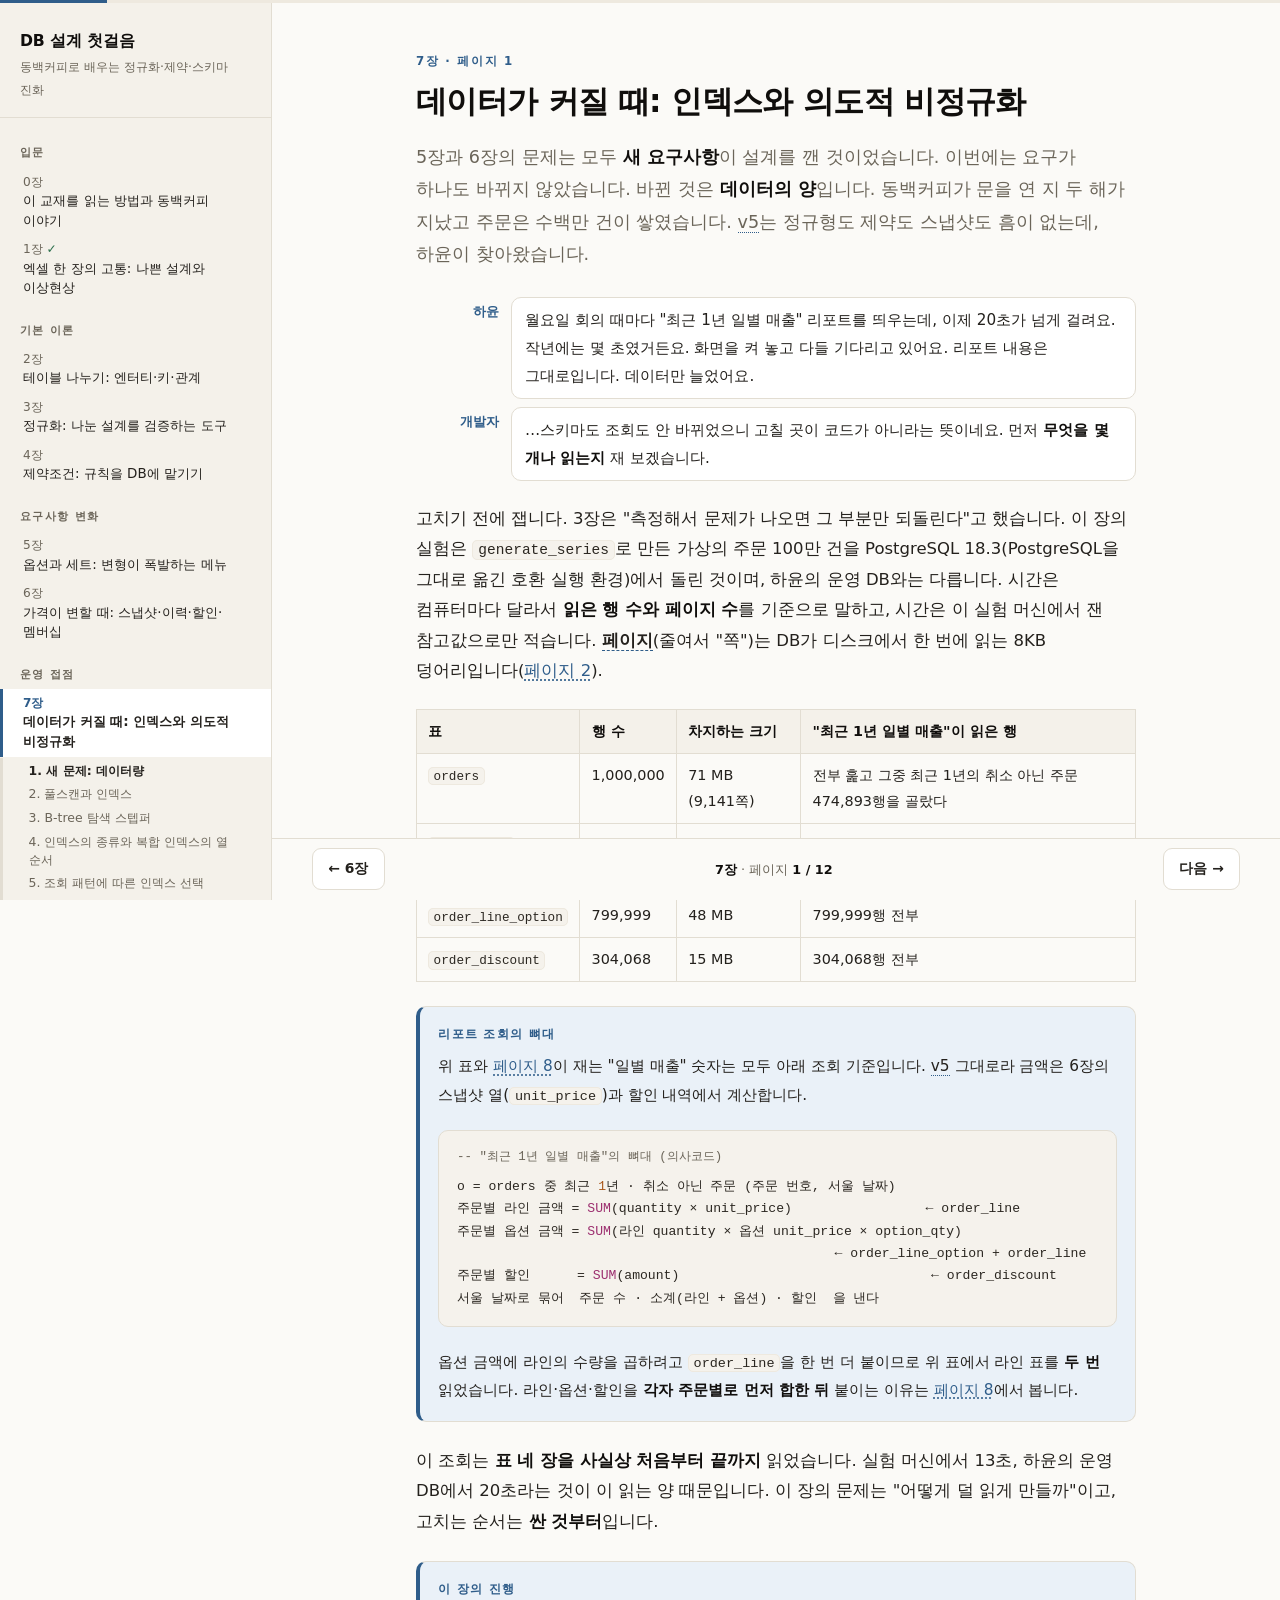
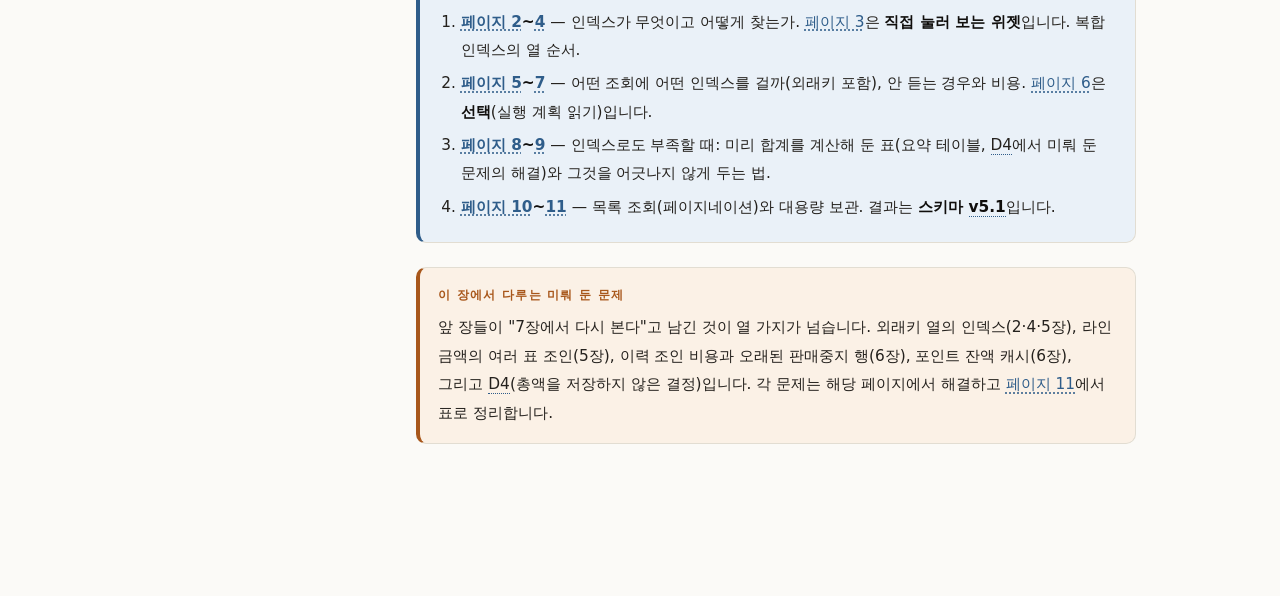
<file: docs/ch07.html>
<!DOCTYPE html>
<html lang="ko" data-chapter="ch07">
<head>
<meta charset="utf-8">
<meta name="viewport" content="width=device-width, initial-scale=1">
<title>7장 · 데이터가 커질 때: 인덱스와 의도적 비정규화 — DB 설계 첫걸음</title>
<link rel="stylesheet" href="assets/book.css">
</head>
<body>

<main id="book"><div class="inner">


<!-- ─────────────────────────────────────────── 페이지 1 -->
<section class="screen" data-title="새 문제: 데이터량">
  <p class="kicker">7장 · 페이지 1</p>
  <h1>데이터가 커질 때: 인덱스와 의도적 비정규화</h1>

  <p class="lead">5장과 6장의 문제는 모두 <b>새 요구사항</b>이 설계를 깬 것이었습니다. 이번에는 요구가 하나도 바뀌지 않았습니다. 바뀐 것은 <b>데이터의 양</b>입니다.
  동백커피가 문을 연 지 두 해가 지났고 주문은 수백만 건이 쌓였습니다. v5는 정규형도 제약도 스냅샷도 흠이 없는데, 하윤이 찾아왔습니다.</p>

  <div class="dialog">
    <div class="line"><div class="who">하윤</div><div class="say">
      <p>월요일 회의 때마다 "최근 1년 일별 매출" 리포트를 띄우는데, 이제 20초가 넘게 걸려요. 작년에는 몇 초였거든요. 화면을 켜 놓고 다들 기다리고 있어요. 리포트 내용은 그대로입니다. 데이터만 늘었어요.</p></div></div>
    <div class="line"><div class="who">개발자</div><div class="say">
      <p>…스키마도 조회도 안 바뀌었으니 고칠 곳이 코드가 아니라는 뜻이네요. 먼저 <b>무엇을 몇 개나 읽는지</b> 재 보겠습니다.</p></div></div>
  </div>

  <p>고치기 전에 잽니다. 3장은 "측정해서 문제가 나오면 그 부분만 되돌린다"고 했습니다. 이 장의 실험은 <code>generate_series</code>로 만든 가상의 주문 100만 건을 PostgreSQL 18.3(PostgreSQL을 그대로 옮긴 호환 실행 환경)에서 돌린 것이며, 하윤의 운영 DB와는 다릅니다. 시간은 컴퓨터마다 달라서 <b>읽은 행 수와 페이지 수</b>를 기준으로 말하고, 시간은 이 실험 머신에서 잰 참고값으로만 적습니다. <span class="term" data-term="pagebuf">페이지</span>(줄여서 "쪽")는 DB가 디스크에서 한 번에 읽는 8KB 덩어리입니다(페이지 2).</p>

  <div class="table-wrap">
    <table>
      <tr><th style="width:10rem">표</th><th>행 수</th><th>차지하는 크기</th><th>"최근 1년 일별 매출"이 읽은 행</th></tr>
      <tr><td><code>orders</code></td><td>1,000,000</td><td>71 MB (9,141쪽)</td><td>전부 훑고 그중 최근 1년의 취소 아닌 주문 474,893행을 골랐다</td></tr>
      <tr><td><code>order_line</code></td><td>2,000,001</td><td>130 MB</td><td>2,000,001행을 <b>두 번</b> 읽었다(라인 금액, 옵션 금액)</td></tr>
      <tr><td><code>order_line_option</code></td><td>799,999</td><td>48 MB</td><td>799,999행 전부</td></tr>
      <tr><td><code>order_discount</code></td><td>304,068</td><td>15 MB</td><td>304,068행 전부</td></tr>
    </table>
  </div>

  <div class="box note">
    <p class="box-t">리포트 조회의 뼈대</p>
    <p>위 표와 페이지 8이 재는 "일별 매출" 숫자는 모두 아래 조회 기준입니다. v5 그대로라 금액은 6장의 스냅샷 열(<code>unit_price</code>)과 할인 내역에서 계산합니다.</p>
<pre><span class="cap">-- "최근 1년 일별 매출"의 뼈대 (의사코드)</span><code>o = orders 중 최근 1년 · 취소 아닌 주문 (주문 번호, 서울 날짜)
주문별 라인 금액 = SUM(quantity × unit_price)                 ← order_line
주문별 옵션 금액 = SUM(라인 quantity × 옵션 unit_price × option_qty)
                                                ← order_line_option + order_line
주문별 할인      = SUM(amount)                                ← order_discount
서울 날짜로 묶어  주문 수 · 소계(라인 + 옵션) · 할인  을 낸다
</code></pre>
    <p>옵션 금액에 라인의 수량을 곱하려고 <code>order_line</code>을 한 번 더 붙이므로 위 표에서 라인 표를 <b>두 번</b> 읽었습니다. 라인·옵션·할인을 <b>각자 주문별로 먼저 합한 뒤</b> 붙이는 이유는 페이지 8에서 봅니다.</p>
  </div>

  <p>이 조회는 <b>표 네 장을 사실상 처음부터 끝까지</b> 읽었습니다. 실험 머신에서 13초, 하윤의 운영 DB에서 20초라는 것이 이 읽는 양 때문입니다. 이 장의 문제는 "어떻게 덜 읽게 만들까"이고, 고치는 순서는 <b>싼 것부터</b>입니다.</p>

  <div class="box note">
    <p class="box-t">이 장의 진행</p>
    <ol>
      <li><b>페이지 2~4</b> — 인덱스가 무엇이고 어떻게 찾는가. 페이지 3은 <b>직접 눌러 보는 위젯</b>입니다. 복합 인덱스의 열 순서.</li>
      <li><b>페이지 5~7</b> — 어떤 조회에 어떤 인덱스를 걸까(외래키 포함), 안 듣는 경우와 비용. 페이지 6은 <b>선택</b>(실행 계획 읽기)입니다.</li>
      <li><b>페이지 8~9</b> — 인덱스로도 부족할 때: 미리 합계를 계산해 둔 표(요약 테이블, D4에서 미뤄 둔 문제의 해결)와 그것을 어긋나지 않게 두는 법.</li>
      <li><b>페이지 10~11</b> — 목록 조회(페이지네이션)와 대용량 보관. 결과는 <b>스키마 v5.1</b>입니다.</li>
    </ol>
  </div>

  <div class="box warn">
    <p class="box-t">이 장에서 다루는 미뤄 둔 문제</p>
    <p>앞 장들이 "7장에서 다시 본다"고 남긴 것이 열 가지가 넘습니다. 외래키 열의 인덱스(2·4·5장), 라인 금액의 여러 표 조인(5장), 이력 조인 비용과 오래된 판매중지 행(6장), 포인트 잔액 캐시(6장), 그리고 D4(총액을 저장하지 않은 결정)입니다. 각 문제는 해당 페이지에서 해결하고 페이지 11에서 표로 정리합니다.</p>
  </div>
</section>

<!-- ─────────────────────────────────────────── 페이지 2 -->
<section class="screen" data-title="풀스캔과 인덱스">
  <p class="kicker">7장 · 페이지 2</p>
  <h2>풀스캔과 인덱스</h2>

  <p>주문 100만 건 중 "2025-10-01 06:59:37.928에 들어온 주문" 하나를 찾는 일을 생각해 봅시다. C++이라면 주문 구조체를 <code>std::vector</code>에 담아 두고 <code>std::find_if</code>로 <b>처음부터 끝까지 비교</b>할 것입니다. 100만 개를 모두 비교할 수도 있는 선형 탐색입니다.</p>

  <p><code>orders</code>에 이 시각으로 찾는 인덱스가 없으면 DB가 하는 일이 정확히 이것입니다. 표의 모든 행을 처음부터 읽으며 조건을 검사하는 것을 <span class="term" data-term="fullscan">풀스캔</span>(full scan, PostgreSQL 이름은 <code>Seq Scan</code>)이라고 합니다. 실험에서 이 조회는 행 999,999개를 읽고 버렸습니다.</p>

  <div class="box note">
    <p class="box-t">행 읽기와 페이지 읽기: 벡터 비유의 한계</p>
    <p><code>std::vector</code>는 메모리에 있지만 DB의 표는 디스크에 있고, DB는 디스크를 <span class="term" data-term="pagebuf">페이지</span>(PostgreSQL은 8KB)라는 덩어리로만 읽습니다. 행 하나가 필요해도 그 행이 든 페이지 전체를 읽습니다. 그래서 비용의 기본 단위는 "행 수"보다 <b>"읽은 페이지 수"</b>입니다. <code>orders</code> 100만 행은 <b>9,141쪽</b>이고, 풀스캔은 그 전부를 읽습니다.</p>
  </div>

  <h3>책의 색인과 인덱스</h3>

  <p>책 한 권에서 "샷 추가"가 나오는 곳을 찾을 때 본문을 처음부터 읽지 않고 <b>뒤의 색인</b>을 봅니다. 색인은 "낱말 → 쪽 번호"를 <b>가나다 순으로 정렬해 따로 모아 둔 것</b>이고, 본문은 그대로입니다. DB도 같습니다. 열의 값을 <b>정렬해서</b> 그 값이 든 행의 위치와 함께 따로 저장해 두는 구조가 <span class="term" data-term="index">인덱스</span>(색인)입니다. 표 본문은 그대로이고 인덱스는 <b>별도로 저장되는 추가 구조</b>입니다.</p>

  <div class="table-wrap">
    <table>
      <tr><th style="width:9rem">찾는 방식</th><th>C++ 비유</th><th>PostgreSQL</th><th>읽은 페이지(실측)</th></tr>
      <tr><td>인덱스 없이</td><td><code>std::vector</code> 전체를 <code>find_if</code></td><td><code>Seq Scan</code></td><td><b>9,141쪽</b></td></tr>
      <tr><td>인덱스로</td><td>정렬된 <code>std::map&lt;키, 행 위치&gt;</code>에서 <code>find</code></td><td><code>Index Scan</code></td><td><b>4쪽</b></td></tr>
    </table>
  </div>

  <div class="box warn">
    <p class="box-t">정렬된 <code>std::map</code>과 다른 점 넷</p>
    <ol>
      <li><b>디스크 페이지 위의 나무</b>입니다. 메모리 포인터를 따라가는 노드가 아니라 8KB 페이지 하나가 노드 하나입니다(다음 페이지의 위젯에서 직접 봅니다).</li>
      <li><b>쓰기마다 갱신</b>됩니다. 행을 넣고 고칠 때 인덱스도 고쳐야 해서 쓰기가 느려집니다(페이지 7).</li>
      <li><b>공간을 더 씁니다.</b> 표와 별개의 저장 공간이 듭니다(페이지 7).</li>
      <li><b>언제 쓸지는 DB가 고릅니다.</b> 조회문에 인덱스를 지정하지 않고, 계획을 세우는 DB가 "풀스캔이 더 싸다"고 판단하면 있어도 안 씁니다(페이지 7).</li>
    </ol>
  </div>

  <h3>PK·UNIQUE가 만든 인덱스 28개</h3>

  <p>0장의 개념 지도가 "인덱스는 7장"이라고 미뤘지만, v5에는 이미 <b>인덱스가 28개</b> 있습니다. 한 번도 <code>CREATE INDEX</code>를 쓰지 않았는데도 그렇습니다. <code>PRIMARY KEY</code> 17개, <code>UNIQUE</code> 8개, 6장의 부분 <code>UNIQUE</code> 인덱스 2개(<code>order_discount_grade_once</code>, <code>point_ledger_once</code>), <code>EXCLUDE</code> 1개(<code>menu_price</code>의 겹침 방지)입니다. "같은 값이 둘 있을 수 없다"를 검사하려면 기존 값을 빨리 찾아야 하니 DB가 인덱스를 <b>자동으로 만들어서</b> 제약을 지키는 것입니다. 2장과 4장의 "제약과 인덱스는 <code>UNIQUE</code>가 겸한다"는 말이 이것입니다. 그래서 <code>WHERE order_id = 501000</code>은 실험에서 4쪽만 읽었습니다.</p>

  <p>반대 방향은 성립하지 않습니다. 인덱스가 있다고 규칙이 생기지는 않고(일반 인덱스는 중복을 막지 않습니다), <b>외래키 열에는 자동으로 인덱스가 생기지 않습니다.</b> 이것이 페이지 5의 주제입니다. 직접 만드는 문법은 간단합니다.</p>

<pre><span class="cap">-- 시각으로 찾는 인덱스 하나 (조회문은 그대로 둔다)</span><code>CREATE INDEX orders_ordered_at_idx ON orders (ordered_at);
-- 같은 조회: 풀스캔 9,141쪽  →  인덱스 4쪽
SELECT * FROM orders WHERE ordered_at = '2025-10-01 06:59:37.928+09';
</code></pre>

  <p><code>CREATE INDEX 이름 ON 표 (열)</code>이 전부입니다. 이름은 이 교재가 <code>표_열_idx</code> 꼴로 붙입니다. 조회문은 한 글자도 바꾸지 않았는데 읽는 양이 <b>약 2,000분의 1</b>이 되었습니다. 이렇게 큰 차이가 어떻게 가능한지가 다음 페이지입니다.</p>
</section>

<!-- ─────────────────────────────────────────── 페이지 3 (위젯) -->
<section class="screen" data-title="B-tree 탐색 스텝퍼">
  <p class="kicker">7장 · 페이지 3</p>
  <h2>B-tree 탐색 스텝퍼</h2>

  <p>인덱스가 어떻게 약 2,000분의 1만 읽고도 찾는지를 <b>글로 먼저</b> 적습니다. 위젯은 이것이 정말 그렇게 되는지 눌러서 확인하는 도구입니다.</p>

  <ol>
    <li>PostgreSQL 인덱스의 기본 구조는 <span class="term" data-term="btree">B-tree</span>입니다. 값을 <b>정렬해서 페이지에 담고</b>, 그 페이지들을 나무로 쌓습니다. 맨 아래 <b>잎</b>에는 "값 → 표의 행 위치"가 정렬되어 들어 있습니다.</li>
    <li>위 층의 <b>중간</b>과 <b>루트</b> 페이지에는 행이 아니라 <b>구분값</b>이 있습니다. "17 미만은 왼쪽, 17 이상 33 미만은 가운데, 33 이상은 오른쪽 자식"처럼 어느 자식으로 내려갈지만 알려 줍니다. 모든 잎은 루트에서 같은 깊이에 있습니다.</li>
    <li>찾는 길은 <b>루트 → 중간 → 잎 → 표의 행</b>입니다. 깊이가 3이면 인덱스에서 3쪽, 표에서 1쪽, 모두 4쪽을 읽습니다. 표가 커져도 이 모양은 같고 깊이만 아주 천천히 늘어납니다(이 페이지 끝의 "실제 크기에서는").</li>
  </ol>

  <figure class="fig">
    <svg id="bt-svg" viewBox="0 0 700 290" role="img" aria-label="잎 12개, 중간 3개, 루트 1개로 이루어진 B-tree와 그 아래의 표 48행">
      <g id="bt-edges" class="svg-line" stroke-width="1.2"></g>
      <g id="bt-nodes"></g>
      <g id="bt-rows"></g>
      <path id="bt-ptr" class="svg-line" stroke-width="1.6" style="stroke:var(--accent);display:none"/>
      <g class="svg-muted" font-size="10" text-anchor="end">
        <text x="694" y="27">① 루트</text><text x="694" y="87">② 중간</text><text x="694" y="147">③ 잎</text>
      </g>
      <text class="svg-muted" x="350" y="262" font-size="10.5" text-anchor="middle">표(행 48개) — 저장된 순서 그대로여서 값이 흩어져 있습니다</text>
    </svg>
    <figcaption>위쪽의 인덱스는 값이 정렬된 나무이고, 아래 표는 정렬되지 않았습니다. 진한 테두리는 지금 읽는 곳, 옅은 색은 이미 읽은 곳입니다. 실제 DB는 행이 아니라 페이지 단위로 읽지만 비교의 모양은 같습니다.</figcaption>
  </figure>

  <div style="display:flex;gap:.5rem;align-items:center;justify-content:center;flex-wrap:wrap;font-size:.86rem;margin:.4rem 0">
    <button type="button" id="bt-m-scan" data-m="scan"></button>
    <button type="button" id="bt-m-tree" data-m="tree"></button>
    <label for="bt-key" style="margin-left:.6rem">찾는 값</label>
    <select id="bt-key" style="font:inherit;font-size:.86rem;padding:.25rem .4rem;border:1px solid var(--rule);border-radius:6px;background:var(--card);color:var(--fg)">
      <option value="37">37</option><option value="2">2</option><option value="15">15</option><option value="50">50 (표에 없는 값)</option>
    </select>
  </div>
  <div style="display:flex;gap:.5rem;align-items:center;justify-content:center;flex-wrap:wrap;font-size:.86rem;margin:.4rem 0">
    <button type="button" id="bt-next"></button>
    <button type="button" id="bt-all"></button>
    <button type="button" id="bt-reset"></button>
    <span style="margin-left:.6rem">읽은 곳 <b id="bt-n" style="font-size:1.25rem;color:var(--accent)">0</b> 곳</span>
  </div>
  <p id="bt-msg" role="status" style="margin:.6rem 0;padding:.7rem 1rem;border:1px solid var(--rule);border-radius:10px;background:var(--bg-soft);font-size:.9rem;min-height:3.2rem"></p>
  <p id="bt-cmp" style="margin:0 0 1rem;font-size:.86rem;color:var(--muted);text-align:center"></p>
  <p style="font-size:.86rem;color:var(--muted)">조작: 위에서 방식(풀스캔 또는 B-tree)과 찾는 값을 고르고 <b>다음 단계</b>를 눌러 한 곳씩 읽어 보세요. <b>끝까지</b>는 한 번에 끝내고, 방식이나 값을 바꾸면 처음으로 돌아갑니다.</p>

<script>
(function () {
  var NS = 'http://www.w3.org/2000/svg';
  var BTN = 'font:inherit;font-size:.82rem;padding:.35rem .8rem;border:1px solid var(--rule);border-radius:8px;background:var(--card);color:var(--fg);cursor:pointer';
  var BTN_ON = BTN + ';border-color:var(--accent);color:var(--accent);font-weight:700';
  var HI = 'var(--accent)', SEEN = 'var(--accent-bg)';
  var LX = 10, LW = 46, LS = 50, RX = 62, RW = 12;
  var rowKey = [], p, i, j;
  for (p = 0; p < 48; p++) { rowKey.push(((p + 1) * 17) % 49); }       // 표에 저장된 순서(1..48이 흩어져 있다)
  var g = { edges: document.getElementById('bt-edges'), nodes: document.getElementById('bt-nodes'), rows: document.getElementById('bt-rows') };
  var ptr = document.getElementById('bt-ptr'), nEl = document.getElementById('bt-n'), msg = document.getElementById('bt-msg'),
      cmp = document.getElementById('bt-cmp'), sel = document.getElementById('bt-key');
  var bNext = document.getElementById('bt-next'), bAll = document.getElementById('bt-all'), bReset = document.getElementById('bt-reset');
  var bScan = document.getElementById('bt-m-scan'), bTree = document.getElementById('bt-m-tree');
  bNext.style.cssText = BTN; bAll.style.cssText = BTN; bReset.style.cssText = BTN;
  bNext.textContent = '다음 단계'; bAll.textContent = '끝까지'; bReset.textContent = '처음으로';
  bScan.textContent = '인덱스 없음 (풀스캔)'; bTree.textContent = '인덱스 있음 (B-tree)';

  function el(name, attrs, parent, text) {
    var e = document.createElementNS(NS, name), k;
    for (k in attrs) { e.setAttribute(k, attrs[k]); }
    if (text !== undefined) { e.textContent = text; }
    parent.appendChild(e); return e;
  }
  var leafC = [], intC = [108, 308, 508], node = {};
  for (i = 0; i < 12; i++) { leafC.push(LX + i * LS + LW / 2); }
  function box(id, x, y, w, label) {
    var r = el('rect', { x: x, y: y, width: w, height: 26, rx: 5, 'class': 'svg-line', 'stroke-width': 1.3 }, g.nodes);
    el('text', { x: x + w / 2, y: y + 17, 'text-anchor': 'middle', 'font-size': 10, 'class': 'svg-fg' }, g.nodes, label);
    node[id] = r;
  }
  box('root', 258, 10, 100, '17 · 33');
  var SEPS = ['5 · 9 · 13', '21 · 25 · 29', '37 · 41 · 45'];
  for (i = 0; i < 3; i++) {
    box('int' + i, intC[i] - 70, 70, 140, SEPS[i]);
    el('path', { d: 'M308 36 L' + intC[i] + ' 70' }, g.edges);
    for (j = 0; j < 4; j++) { el('path', { d: 'M' + intC[i] + ' 96 L' + leafC[i * 4 + j] + ' 130' }, g.edges); }
  }
  for (i = 0; i < 12; i++) { box('leaf' + i, LX + i * LS, 130, LW, (i * 4 + 1) + '~' + (i * 4 + 4)); }
  var rowEl = [];
  for (p = 0; p < 48; p++) {
    var r = el('rect', { x: RX + p * RW, y: 215, width: RW, height: 22, 'class': 'svg-line', 'stroke-width': 1 }, g.rows);
    el('text', { x: RX + p * RW + RW / 2, y: 229, 'text-anchor': 'middle', 'font-size': 8, 'class': 'svg-fg' }, g.rows, String(rowKey[p]));
    rowEl.push(r);
  }

  var mode = 'scan', steps = [], done = 0;
  function posOf(t) { for (var k = 0; k < 48; k++) { if (rowKey[k] === t) { return k; } } return -1; }
  function build() {
    var t = +sel.value, pos = posOf(t), s = [], k;
    if (mode === 'scan') {
      var last = pos >= 0 ? pos : 47;
      for (k = 0; k <= last; k++) {
        s.push({ row: k, text: k === pos ? '행 ' + (k + 1) + '번에서 ' + t + '을(를) 찾았습니다. 앞의 ' + k + '행은 전부 헛읽기였습니다.'
                   : k === 47 ? '마지막 행까지 읽었고 ' + t + '은(는) 없었습니다. 풀스캔은 48행을 다 읽어야 "없다"고 말할 수 있습니다.'
                   : '행 ' + (k + 1) + '번의 값은 ' + rowKey[k] + ' — ' + t + '이(가) 아닙니다. 다음 행으로 갑니다.' });
      }
    } else {
      var c1 = t >= 33 ? 2 : t >= 17 ? 1 : 0, base = c1 * 16, b = 0, leaf;
      [base + 5, base + 9, base + 13].forEach(function (x) { if (t >= x) { b++; } });
      leaf = c1 * 4 + b;
      var inLeaf = t >= leaf * 4 + 1 && t <= leaf * 4 + 4;
      s.push({ node: 'root', text: '루트를 읽습니다. 구분값 17·33과 비교하면 ' + t + (t >= 33 ? ' ≥ 33이라 오른쪽' : t >= 17 ? ' 값은 17 이상 33 미만이라 가운데' : ' 값은 17 미만이라 왼쪽') + ' 자식으로 갑니다.' });
      s.push({ node: 'int' + c1, text: '중간 쪽을 읽습니다. 구분값 ' + SEPS[c1] + (c1 === 0 ? '과' : '와') + ' 비교하면 ' + (b + 1) + '번째 잎(' + (leaf * 4 + 1) + '~' + (leaf * 4 + 4) + ')으로 갑니다.' });
      s.push({ node: 'leaf' + leaf, text: inLeaf ? '잎 ' + (leaf * 4 + 1) + '~' + (leaf * 4 + 4) + ' 안에서 ' + t + '을(를) 찾았습니다. 잎에는 이 값이 든 표의 행 위치가 적혀 있습니다.'
                      : '잎 ' + (leaf * 4 + 1) + '~' + (leaf * 4 + 4) + ' 안에 ' + t + '이(가) 없습니다. 표를 읽지 않고도 "없다"가 확정됩니다. 세 곳만 읽고 끝났습니다.' });
      if (inLeaf) { s.push({ row: pos, from: leaf, text: '잎이 가리킨 표의 ' + (pos + 1) + '번째 행을 읽습니다. 끝났습니다: 인덱스 3곳 + 표 1행 = 4곳.' }); }
    }
    return s;
  }
  function paint(k) {
    var n, e, s;
    for (n in node) { node[n].style.stroke = ''; node[n].style.strokeOpacity = ''; node[n].style.fill = ''; node[n].setAttribute('stroke-width', 1.3); }
    rowEl.forEach(function (r) { r.style.stroke = ''; r.style.strokeOpacity = ''; r.style.fill = ''; r.setAttribute('stroke-width', 1); });
    ptr.style.display = 'none';
    for (n = 0; n < k; n++) {
      s = steps[n]; e = s.node ? node[s.node] : rowEl[s.row];
      e.style.fill = SEEN; e.style.stroke = HI; e.style.strokeOpacity = .45; e.setAttribute('stroke-width', 1.6);
      if (n === k - 1) { e.style.strokeOpacity = 1; e.setAttribute('stroke-width', 2.6); }
    }
    s = steps[k - 1];
    if (s && s.from !== undefined) {
      var x1 = leafC[s.from], x2 = RX + s.row * RW + RW / 2;
      ptr.setAttribute('d', 'M' + x1 + ' 156 C' + x1 + ' 190 ' + x2 + ' 180 ' + x2 + ' 215'); ptr.style.display = '';
    }
  }
  function render() {
    paint(done);
    nEl.textContent = done;
    msg.textContent = done === 0 ? '아직 아무것도 읽지 않았습니다. "다음 단계"를 눌러 보세요.' : steps[done - 1].text;
    var t = +sel.value, pos = posOf(t);
    var scanN = pos >= 0 ? pos + 1 : 48, treeN = pos >= 0 ? 4 : 3;
    cmp.textContent = t + '을(를) 찾을 때 — 풀스캔: ' + scanN + '곳, 인덱스: ' + treeN + '곳을 읽습니다.';
    bScan.style.cssText = mode === 'scan' ? BTN_ON : BTN; bTree.style.cssText = mode === 'tree' ? BTN_ON : BTN;
    bNext.disabled = bAll.disabled = done >= steps.length;
    bNext.style.opacity = bAll.style.opacity = done >= steps.length ? .4 : 1;
  }
  function reset() { steps = build(); done = 0; render(); }
  bNext.addEventListener('click', function () { if (done < steps.length) { done++; render(); } });
  bAll.addEventListener('click', function () { done = steps.length; render(); });
  bReset.addEventListener('click', reset);
  sel.addEventListener('change', reset);
  bScan.addEventListener('click', function () { mode = 'scan'; reset(); });
  bTree.addEventListener('click', function () { mode = 'tree'; reset(); });
  reset();
})();
</script>

  <h3>눌러 보고 확인할 것</h3>
  <ul>
    <li><b>37</b>을 풀스캔과 B-tree로 각각 끝까지 실행해 읽은 곳을 비교하세요. 37은 표의 <b>31번째</b> 행에 있어 풀스캔이 31곳, 인덱스가 4곳입니다. <b>15</b>는 47번째 행이라 풀스캔이 <b>47</b>곳입니다. 인덱스는 어느 값이든 4곳으로 같습니다. 그런데 <b>2</b>는 표의 3번째 행이라 풀스캔이 3곳으로 <b>인덱스(4곳)보다 싸게</b> 끝납니다. 풀스캔의 비용은 값이 표의 어디에 있느냐에 달렸고, 작은 표에서는 풀스캔이 이길 수 있다는 점은 페이지 7에서 이어집니다.</li>
    <li><b>50</b>(표에 없는 값)을 풀스캔으로 해 보세요. 48행을 전부 읽어야 "없다"고 말할 수 있습니다. B-tree는 잎까지 3곳만 읽고 끝납니다.</li>
    <li>표의 행은 흩어져 있지만 인덱스는 정렬되어 있습니다. <b>정렬된 것을 따로 하나 더 들고 있다</b>는 것이 전부이고, 이것이 4장·7장의 비용 이야기의 바탕입니다.</li>
  </ul>

  <h3>실제 크기에서는</h3>

  <div class="table-wrap">
    <table>
      <tr><th style="width:11rem"></th><th>위젯의 표</th><th>실험 DB의 <code>orders</code></th></tr>
      <tr><td>행 수</td><td>48</td><td>1,000,000</td></tr>
      <tr><td>인덱스 페이지 수</td><td>잎 12 + 중간 3 + 루트 1</td><td><code>orders_pkey</code> 2,745쪽</td></tr>
      <tr><td>인덱스 깊이</td><td>3</td><td>3 (주문 1건 조회가 <b>4쪽</b> = 인덱스 3 + 표 1)</td></tr>
      <tr><td>인덱스 없이 찾기</td><td>최대 48행</td><td><b>9,141쪽</b></td></tr>
    </table>
  </div>

  <p>실제 잎 페이지 하나에는 위젯의 4개가 아니라 <b>수백 개</b>(이 실험에서는 약 365개)의 값이 들어갑니다. 한 층에 수백 개의 갈래가 있으니 깊이 3으로 대략 5천만 개, 깊이 4면 백억 단위의 값까지 담을 수 있습니다. 행이 100만 배 늘어도 읽는 페이지는 한두 쪽 늘 뿐입니다. <b>이것이 "로그 시간"이 실제로 뜻하는 크기입니다.</b> C++의 <code>std::map</code>도 <code>O(log N)</code>이지만, 이쪽은 갈래가 수백 개라 <b>깊이가 훨씬 얕습니다.</b> 디스크를 한 번 읽는 값이 비싸서 나무를 넓고 낮게 만든 것입니다.</p>

  <div class="box note">
    <p class="box-t">범위 조건과 인덱스</p>
    <p>잎은 값 순서대로 이웃 잎과 이어져 있습니다. "3월 5일 하루"처럼 <b>범위</b>는 시작점을 나무로 찾은 뒤 잎을 옆으로 훑으면 됩니다. 그래서 같은 인덱스가 <code>=</code>뿐 아니라 <code>&gt;=</code>, <code>&lt;</code>, <code>BETWEEN</code>, 그리고 <code>ORDER BY</code>(이미 정렬되어 있으니 정렬을 생략)에도 쓰입니다. 안 돕는 경우는 페이지 4와 7에서 봅니다.</p>
  </div>
</section>

<!-- ─────────────────────────────────────────── 페이지 4 -->
<section class="screen" data-title="인덱스의 종류와 복합 인덱스의 열 순서">
  <p class="kicker">7장 · 페이지 4</p>
  <h2>인덱스의 종류와 복합 인덱스의 열 순서</h2>

  <p>페이지 3의 나무는 PostgreSQL이 <code>CREATE INDEX</code>에 종류를 안 적으면 만드는 <b>B-tree</b>입니다. 이 교재의 인덱스는 거의 전부 B-tree이고, 다른 종류는 "이런 것이 있다"만 알아 두면 됩니다.</p>

  <div class="table-wrap">
    <table>
      <tr><th style="width:6rem">종류</th><th>잘하는 것</th><th>이 교재에서</th></tr>
      <tr><td>B-tree</td><td><code>=</code>, 범위(<code>&lt;</code>, <code>BETWEEN</code>), 정렬(<code>ORDER BY</code>)</td><td>기본. 앞으로 만드는 인덱스 전부</td></tr>
      <tr><td>Hash</td><td><code>=</code>만</td><td>B-tree도 <code>=</code>를 잘해서 쓸 일이 드물다</td></tr>
      <tr><td>GiST</td><td>범위의 겹침, 좌표 같은 "크기 비교가 안 되는" 값</td><td>6장 <code>menu_price</code>의 <code>EXCLUDE</code>가 이것이다</td></tr>
      <tr><td>GIN</td><td>한 칸에 여러 값이 든 것(배열, JSON, 전문 검색)</td><td>쓰지 않는다. 1NF를 지키는 설계라 칸에 목록이 없다</td></tr>
      <tr><td>BRIN</td><td>시간순으로 쌓이는 <b>아주 큰</b> 표를 아주 작은 인덱스로</td><td>존재만. 페이지 11의 대용량에서 다시 나온다</td></tr>
    </table>
  </div>

  <p>6장의 부분 <code>UNIQUE</code> 인덱스(<code>WHERE</code>가 붙은 것)도 B-tree입니다. <b>일부 행만 담는 인덱스</b>라는 생각은 페이지 7에서 성능 쪽으로 다시 씁니다.</p>

  <h3>복합 인덱스</h3>

  <p>하윤이 "민준의 주문을 최근 것부터 10건"을 보려 한다고 합시다. 조건은 <code>member_id = 77</code>, 정렬은 <code>ordered_at</code> 최신순입니다. 열 둘을 한 인덱스에 담는 <span class="term" data-term="compidx">복합 인덱스</span>는 <b>앞 열로 먼저 정렬하고, 같은 값 안에서 뒤 열로 정렬</b>합니다. 전화번호부가 "성 → 이름" 순으로 정렬된 것과 같습니다. C++로는 <code>std::map&lt;std::pair&lt;회원, 시각&gt;, 행&gt;</code>이 그 모양이고, <code>pair</code>는 첫 원소부터 비교합니다.</p>

  <p>성을 알면 "김씨 중 이름순"으로 바로 갈 수 있고, 성과 이름을 둘 다 알면 더 좁힙니다. 그런데 <b>이름만 알면 못 찾습니다.</b> 성으로 묶여 있어서 이름은 사방에 흩어져 있기 때문입니다. 이것이 <b>선두 열 규칙</b>입니다. 복합 인덱스는 <b>앞 열의 조건이 있어야</b> 잘 쓰입니다.</p>

<pre><span class="cap">-- (A) 회원 → 시각 순서의 복합 인덱스와, 그것이 돕는 조회</span><code>CREATE INDEX orders_member_ordered_idx ON orders (member_id, ordered_at);

SELECT order_id, ordered_at, status
FROM   orders
WHERE  member_id = 77
ORDER BY ordered_at DESC
LIMIT  10;
-- 읽은 페이지: 인덱스 없이 9,141쪽, (A) 13쪽, 순서를 뒤집은 (B) 263쪽
</code></pre>

  <div class="table-wrap">
    <table>
      <tr><th style="width:12rem">조회 (실험 DB, 읽은 페이지)</th><th>(A) <code>(member_id, ordered_at)</code></th><th>(B) <code>(ordered_at, member_id)</code></th></tr>
      <tr><td>회원 77의 최근 10건</td><td><b>13쪽</b> — 그 회원의 구간 끝에서 10개만 읽고 정렬도 안 했다</td><td>263쪽 — 시각 순으로 훑으며 77번을 찾는다</td></tr>
      <tr><td>회원 77의 주문 전부(시각 조건 없음)</td><td>쓴다</td><td>9,141쪽 — 선두 열 조건이 없어 풀스캔</td></tr>
      <tr><td>3월 5일 하루의 주문(회원 조건 없음)</td><td>9,141쪽 — 선두 열 조건이 없어 풀스캔</td><td>쓴다</td></tr>
    </table>
  </div>

  <div class="box note">
    <p class="box-t">열 순서의 기준</p>
    <ul>
      <li><b>등호(<code>=</code>) 조건인 열을 앞에, 범위나 정렬 열을 뒤에</b> 둡니다. (A)는 "회원 하나로 구간이 정해지고, 그 안은 이미 시각순"이라서 <code>LIMIT 10</code>이 10개만 읽고 멈춥니다.</li>
      <li>"값 종류가 많은 열을 앞에"라는 경험칙을 들은 적이 있다면 버리세요. 위 실험에서 <code>ordered_at</code>은 값 종류가 훨씬 많은데도 앞에 두니 263쪽이 들었습니다. <b>어떤 조건이 있고 어떤 정렬을 하는가</b>가 기준입니다.</li>
      <li>PostgreSQL 18에는 선두 열 조건 없이도 복합 인덱스를 건너뛰며 쓰는 <i>skip scan</i>이 들어왔습니다. 다만 선두 열의 값 종류가 <b>아주 적을 때</b>만 이득이라, 위 실험(시각 값이 100만 종)에서는 쓰이지 않았습니다. 기대하지 말고 <b>필요한 순서로 각각</b> 만드세요.</li>
      <li>복합 인덱스는 단일 인덱스 둘보다 <b>비싼 한 덩어리</b>입니다. (A)는 3,853쪽으로 <code>ordered_at</code> 단독 인덱스(2,745쪽)보다 큽니다. 조회 목록에서 이름이 나온 조합만 만듭니다.</li>
    </ul>
  </div>

  <details class="fold">
    <summary>더 깊이: <code>INCLUDE</code>와 index-only scan</summary>
    <div class="fold-body">
<pre><span class="cap">-- 포인트 잔액 조회 (페이지 5): 인덱스에 delta까지 같이 싣는다</span><code>CREATE INDEX point_ledger_member_idx
    ON point_ledger (member_id) INCLUDE (delta);
SELECT SUM(delta) FROM point_ledger WHERE member_id = 77;
-- 일반 인덱스 180쪽  →  INCLUDE 4쪽 (표를 읽지 않는 Index Only Scan)
</code></pre>
      <p>조회에 필요한 열이 모두 인덱스 안에 있으면 표를 읽지 않아도 됩니다. 회원 77의 원장 행 181개는 표 여기저기에 흩어져 있어서 일반 인덱스로도 표 페이지를 100개 넘게 읽었는데, <code>INCLUDE</code>로 <code>delta</code>를 싣자 4쪽이 되었습니다. 대가는 인덱스가 커지는 것이고, 표에 <code>VACUUM</code>(죽은 행을 치우고 "이 페이지의 행은 다 보인다"는 표시를 남기는 정리 작업)이 돌아서 그 표시가 있어야 실제로 표를 건너뜁니다(실서버에서는 자동으로 돕니다). 이 교재의 v5.1은 <b>일반 인덱스로 둡니다.</b> 잔액 조회가 병목이 된 뒤에 얹는 최적화입니다.</p>
    </div>
  </details>
</section>

<!-- ─────────────────────────────────────────── 페이지 5 -->
<section class="screen" data-title="조회 패턴에 따른 인덱스 선택">
  <p class="kicker">7장 · 페이지 5</p>
  <h2>조회 패턴에 따른 인덱스 선택</h2>

  <p>3장은 "정규화하면 느리다는 말은 반만 맞다"고 했습니다. 조인할 열에 인덱스가 있으면 조인은 쌉니다. 예를 들어 주문 한 건의 라인은 <code>order_line</code>의 PK 인덱스(앞 열이 <code>order_id</code>)로 바로 찾습니다(페이지 4의 선두 열 규칙). 그러면 어떤 열에 거는가가 문제입니다.</p>

  <p>인덱스는 "열에 거는 것"이 아니라 <b>"조회에 거는 것"</b>입니다. 순서는 이렇습니다. ① 누가 어떤 조건·정렬로 이 표를 읽는지 <b>조회 목록</b>을 씁니다. ② 이미 있는 인덱스(PK·<code>UNIQUE</code>)가 덮는지 봅니다. ③ 덮이지 않는 것만, 조건이 행을 <b>아주 작은 비율로 줄일 때</b> 인덱스를 만듭니다.</p>

  <div class="table-wrap">
    <table>
      <tr><th style="width:12rem">조회</th><th>조건·정렬</th><th>결정 (읽은 페이지, 실측)</th></tr>
      <tr><td>주문 한 건</td><td><code>order_id = ?</code></td><td>PK가 덮는다 (4쪽)</td></tr>
      <tr><td>그날의 주문(리포트 입력)</td><td><code>ordered_at</code> 범위</td><td><b>새로</b> <code>orders_ordered_at_idx</code> (9,141쪽 → 22쪽)</td></tr>
      <tr><td>회원의 최근 주문</td><td><code>member_id = ?</code>, 최신순</td><td><b>새로</b> <code>orders_member_ordered_idx</code> (페이지 4, 13쪽)</td></tr>
      <tr><td>포인트 잔액</td><td><code>point_ledger.member_id = ?</code></td><td><b>새로</b> <code>point_ledger_member_idx</code> (6,142쪽 → 180쪽)</td></tr>
      <tr><td>전화번호로 회원 찾기</td><td><code>phone = ?</code></td><td><code>member_phone_key</code>(UNIQUE)가 덮는다</td></tr>
      <tr><td>한 주문의 라인·옵션·할인</td><td><code>order_id</code></td><td>각 표 PK의 앞 열이 덮는다</td></tr>
      <tr><td>지금 메뉴 가격</td><td><code>menu_id</code> + 기간</td><td>PK·<code>EXCLUDE</code>가 덮고 표도 작다</td></tr>
    </table>
  </div>

  <div class="box warn">
    <p class="box-t">인덱스를 못 쓰는 조건식</p>
    <p>리포트의 "3월 5일" 조건을 <b>열에 함수를 씌워</b> 쓰면 인덱스는 <code>ordered_at</code> 값 자체를 정렬해 둔 것이라 쓸 수 없습니다. 같은 뜻을 <b>범위로 풀어 쓰면</b> 씁니다.</p>
<pre><span class="cap">-- 같은 하루, 다른 쓰임 (orders_ordered_at_idx가 있는 상태)</span><code>-- (나쁨) 열에 함수: 9,141쪽, 풀스캔
WHERE (ordered_at AT TIME ZONE 'Asia/Seoul')::date = DATE '2026-03-05'
-- (좋음) 열은 그대로, 범위로: 22쪽
WHERE ordered_at &gt;= '2026-03-05 00:00+09' AND ordered_at &lt; '2026-03-06 00:00+09'
</code></pre>
    <p><code>AT TIME ZONE 'Asia/Seoul'</code>은 저장된 시각을 서울 시각으로 읽는 문법입니다. 끝 경계를 <code>&lt;</code>로 두는 것은 6장의 반열림 구간과 같은 생각입니다.</p>
  </div>

  <div class="box good">
    <p class="box-t">6장에서 미룬 이력 조인 비용의 결론</p>
    <p>금액을 볼 때마다 주문과 가격 이력을 시각으로 맞춰야 해서 무거워질 것이라고 했습니다. 스냅샷(C8) 덕에 이 문제는 이미 해결되어 있습니다. <b>금액 계산은 이력 표를 읽지 않습니다.</b> <code>menu_price</code>는 메뉴판(지금 가격)을 볼 때만 읽고, 메뉴 수십 개에 이력 몇 행이라 인덱스가 더 필요 없습니다.</p>
  </div>

  <h3>외래키 열 22개의 판정 기준</h3>

  <p>"외래키를 걸면 인덱스도 생긴다"는 PostgreSQL에서는 오해입니다(MySQL의 InnoDB는 자동으로 만듭니다). 부모 쪽 열은 PK·<code>UNIQUE</code>라 인덱스가 있지만 자식 쪽 열은 <b>자동으로 안 생깁니다.</b> v5에는 외래키가 22개이고, 질문은 셋입니다. ① PK·<code>UNIQUE</code>(복합이면 <b>앞 열</b>)가 이미 덮고 있나? ② 자식을 그 열로 찾는 조회가 있고 값 하나가 표의 <b>작은 비율</b>인가? ③ 부모 행을 지우나(지우면 DB가 자식 표를 뒤져 참조가 없는지 검사한다)?</p>

  <div class="table-wrap">
    <table>
      <tr><th style="width:9rem">판정</th><th>외래키 열</th><th>이유</th></tr>
      <tr><td>이미 덮임 (11)</td><td><code>order_line.order_id</code> — PK <code>(order_id, line_no)</code><br>
        <code>order_line_option (order_id, line_no)</code> — PK <code>(order_id, line_no, option_id)</code><br>
        <code>order_line_pick (order_id, line_no)</code> — PK <code>(order_id, line_no, slot_id)</code><br>
        <code>order_discount.order_id</code> — PK <code>(order_id, discount_no)</code><br>
        <code>order_discount.issue_id</code> — <code>UNIQUE (issue_id)</code><br>
        <code>menu_price.menu_id</code> — PK <code>(menu_id, valid_from)</code><br>
        <code>coupon_issue.coupon_id</code> — <code>UNIQUE (coupon_id, member_id)</code><br>
        <code>option_item.group_id</code> — <code>UNIQUE (group_id, name)</code><br>
        <code>menu_option_group.menu_id</code> — PK <code>(menu_id, group_id)</code><br>
        <code>set_slot.set_menu_id</code> — <code>UNIQUE (set_menu_id, name)</code><br>
        <code>set_slot_menu.slot_id</code> — PK <code>(slot_id, menu_id)</code></td><td>PK 또는 <code>UNIQUE</code>(복합이면 앞 열)가 이미 덮는다(페이지 4의 선두 열 규칙)</td></tr>
      <tr><td><b>만듦 (3)</b></td><td><code>orders.member_id</code>, <code>point_ledger.member_id</code>, <code>coupon_issue.member_id</code></td><td>회원 기준 조회(주문 내역, 잔액, 쿠폰함)가 있고 회원 한 명의 행은 표의 아주 작은 비율이다</td></tr>
      <tr><td>안 만듦: 큰 표 (2)</td><td><code>order_line.menu_id</code>, <code>order_line_option.option_id</code></td><td>메뉴 하나는 라인의 20%라 인덱스를 써도 17,006쪽으로 풀스캔(16,667쪽)과 같다. 드문 옵션(12.5%)은 921쪽으로 6,177쪽의 약 1/7이지만(이득이 나는 경계는 행의 물리 배치에 따라 달라집니다) 옵션별 집계는 가끔 돌리는 분석이다. 지우지 않으므로(C6) 삭제 검사는 참조하는 라인이 없어 표를 끝까지 훑을 때 <b>한 번에 183ms</b>(인덱스가 있으면 0.05ms)이고, 가격 행이 있는 메뉴는 애초에 <code>menu_price</code> 외래키가 삭제를 막는다</td></tr>
      <tr><td>안 만듦: 값 3종 (2)</td><td><code>member.grade</code>, <code>orders.member_grade</code></td><td>등급은 3종뿐이라 페이지 7의 이유로 안 듣는다. 등급 행은 지우지 않는다</td></tr>
      <tr><td>안 만듦: 부모가 작고 안 지움 (3)</td><td><code>menu_option_group.group_id</code>, <code>set_slot_menu.menu_id</code>, <code>order_line_pick (slot_id, menu_id)</code></td><td>부모(옵션 그룹, 구성 후보)가 수십 행이고 지우는 일이 드물다</td></tr>
      <tr><td>안 만듦: 함정 (1)</td><td><code>point_ledger.order_id</code></td><td><code>point_ledger_once (order_id, reason)</code>은 조건이 붙은 <b>부분</b> 인덱스라 <code>WHERE order_id = ? AND reason = '사용'</code>은 4쪽이지만 <code>order_id</code>만으로 찾으면 6,142쪽 풀스캔이다. 청구액 계산은 <code>reason</code> 조건을 붙인다</td></tr>
    </table>
  </div>

  <p>"안 만듦"은 <b>이 조회와 이 삭제 빈도가 바뀌면 다시 본다</b>는 판단입니다. 2장·4장·5장이 "7장에서 다시 본다"고 남긴 외래키 인덱스는 이 표가 답이고, 결론은 "기본값으로 전부"가 아니라 <b>조회와 삭제를 보고 고른다</b>입니다.</p>

  <div class="box note">
    <p class="box-t">앞 장의 예고와 결론이 다른 점</p>
    <p>4장은 "주문이 수백만 건이 되면 메뉴 삭제 검사가 느려집니다", 5장은 "옵션을 지울 때의 참조 검사가 느려집니다"라고 예고했습니다. <b>느려지는 것은 맞습니다</b>(183ms 대 0.05ms). 다만 그 검사는 <b>부모 행을 지울 때만</b> 돌고, 이 설계는 메뉴와 옵션을 지우지 않고 <code>is_active</code>로 판매중지만 합니다(C6). 일어나지 않는 삭제를 위해 큰 표에 쓰기 비용과 공간을 들이지 않기로 한 것이 결론입니다. 메뉴를 실제로 지우는 정책으로 바뀌면 이 두 개를 만드세요.</p>
  </div>
</section>

<!-- ─────────────────────────────────────────── 페이지 6 (선택) -->
<section class="screen" data-title="(선택) 실행 계획(EXPLAIN) 읽기">
  <p class="kicker">7장 · 페이지 6 · 선택</p>
  <h2>(선택) 실행 계획(EXPLAIN) 읽기</h2>

  <p>이 페이지는 읽지 않고 넘어가도 이 장의 나머지 흐름은 이어집니다. 앞 페이지의 "9,141쪽", "4쪽" 같은 숫자를 <b>직접 재는 방법</b>이므로 PostgreSQL을 직접 만져 볼 때 돌아와서 읽으세요. DB는 조회 하나를 받으면 "어떤 순서로 어떻게 읽을지" <b>계획</b>을 세우고 실행하고, <span class="term" data-term="explain"><code>EXPLAIN</code></span>은 그 계획을 보여 줍니다. 계획을 세우는 것도 DB라서 "인덱스를 만들었는데 쓰였는가"는 <b>이걸로 확인</b>하는 수밖에 없습니다.</p>

  <p><code>EXPLAIN (ANALYZE, BUFFERS)</code>는 계획을 <b>실제로 실행해</b> 실제 행 수와 읽은 쪽 수까지 붙여 줍니다. 아래는 페이지 2의 "시각으로 한 건 찾기"의 실제 출력입니다(지면 폭 때문에 한 줄을 둘로 나눴습니다).</p>

  <div class="tabs">
    <div class="tab" data-label="인덱스 없음">
<pre><span class="cap">EXPLAIN (ANALYZE, BUFFERS)로 시각 한 건을 찾는 조회 — 인덱스 없음</span><code class="plain">Seq Scan on orders  (cost=0.00..21641.00 rows=1 width=44)
    (actual time=35.762..69.879 rows=1.00 loops=1)
  Filter: (ordered_at = '2025-10-01 06:59:37.928+09'::timestamp with time zone)
  Rows Removed by Filter: 999999
  Buffers: shared hit=9131 read=10 written=8
Planning Time: 0.041 ms
Execution Time: 69.909 ms
</code></pre>
    </div>
    <div class="tab" data-label="인덱스 있음">
<pre><span class="cap">같은 조회, orders_ordered_at_idx를 만든 뒤 — 인덱스 있음</span><code class="plain">Index Scan using orders_ordered_at_idx on orders  (cost=0.42..8.44 rows=1 width=44)
    (actual time=0.047..0.050 rows=1.00 loops=1)
  Index Cond: (ordered_at = '2025-10-01 06:59:37.928+09'::timestamp with time zone)
  Index Searches: 1
  Buffers: shared hit=1 read=3 written=3
Planning Time: 0.185 ms
Execution Time: 0.065 ms
</code></pre>
    </div>
  </div>

  <div class="table-wrap">
    <table>
      <tr><th style="width:13rem">줄</th><th>읽는 법</th></tr>
      <tr><td><code>Seq Scan on orders</code> / <code>Index Scan using ...</code></td><td>이 표를 <b>풀스캔</b>으로 / <b>그 인덱스</b>로 읽었다. 가장 먼저 볼 줄이다</td></tr>
      <tr><td><code>cost=0.00..21641.00</code>, <code>rows=1</code></td><td>실행 <b>전</b>에 DB가 짐작한 비용(단위 없는 상대값, 앞은 첫 행까지, 뒤는 끝까지)과 행 수. 계획을 고르는 근거다</td></tr>
      <tr><td><code>(actual time=… rows=1.00 loops=1)</code></td><td>실행 <b>후</b>의 실제 값. <code>rows</code>가 짐작과 크게 다르면 DB가 잘못 고를 수 있다(<code>ANALYZE 표;</code>로 통계를 새로 모으게 한다)</td></tr>
      <tr><td><code>Index Searches: 1</code></td><td>(PostgreSQL 18에서 생긴 줄) 인덱스를 몇 번 내려갔는지다. 한 번에 찾았다는 뜻이다</td></tr>
      <tr><td><code>Rows Removed by Filter: 999999</code></td><td>읽고 버린 행 수. <b>풀스캔의 낭비가 눈에 보이는 줄</b>이다. 인덱스 쪽에는 이 줄이 없고 <code>Index Cond</code>가 있다</td></tr>
      <tr><td><code>Buffers: shared hit=… read=…</code></td><td>읽은 페이지 수. <code>hit</code>는 메모리에 이미 있던 것, <code>read</code>는 디스크에서 가져온 것이고 <b>합이 이 교재의 "읽은 페이지"</b>다(9,131 + 10 = 9,141)</td></tr>
      <tr><td><code>Execution Time</code></td><td>걸린 시간. 컴퓨터와 그때의 상태에 따라 달라서 이 교재는 배율로만 쓴다</td></tr>
    </table>
  </div>

  <div class="box note">
    <p class="box-t">여러 겹의 조회</p>
    <p>계획은 들여쓰기가 <b>나무</b>입니다. 가장 안쪽(오른쪽)의 줄이 표나 인덱스에서 행을 읽어 바깥 줄로 올려 보냅니다. 페이지 1의 리포트라면 가장 많이 읽힌 <code>order_line</code>(페이지 1의 표: 200만 행을 두 번)을 읽는 <b>안쪽의 읽기 줄</b>부터 보게 됩니다. 행 수가 큰 줄을 먼저 찾고 바깥으로 올라가면 됩니다. 페이지 5의 "삭제 검사 183ms"는 <code>DELETE</code>의 출력 끝에 붙는 <code>Trigger for constraint order_line_menu_id_fkey: time=183.432 calls=1</code> 줄이 알려 준 것입니다. 외래키 검사는 계획의 나무가 아니라 이런 줄로 나옵니다.</p>
  </div>

  <div class="box warn">
    <p class="box-t">ANALYZE의 실제 실행</p>
    <p><code>EXPLAIN ANALYZE DELETE ...</code>는 행을 <b>정말 지웁니다.</b> 쓰기 문장은 <code>BEGIN; EXPLAIN ANALYZE ...; ROLLBACK;</code>으로 감싸서 되돌립니다. <code>ANALYZE</code> 없이 <code>EXPLAIN</code>만 쓰면 실행하지 않고 짐작만 보여 줍니다. 또 <b>작은 표에서는 풀스캔이 정상 답</b>입니다. 행이 수십 개뿐인 <code>menu</code>에 인덱스가 안 쓰인다고 놀랄 일이 아닙니다(페이지 7).</p>
  </div>
</section>

<!-- ─────────────────────────────────────────── 페이지 7 -->
<section class="screen" data-title="인덱스가 소용없는 경우와 인덱스의 비용">
  <p class="kicker">7장 · 페이지 7</p>
  <h2>인덱스가 소용없는 경우와 인덱스의 비용</h2>

  <p>"그럼 자주 쓰는 열에 전부 걸면 되나요?" 안 됩니다. 이유가 둘입니다. 걸어도 <b>안 듣는 경우</b>가 있고, 들어도 <b>공짜가 아닙니다.</b></p>

  <div class="box note">
    <p class="box-t">카디널리티의 두 번째 뜻</p>
    <p>2장에서 <span class="term" data-term="cardinality">카디널리티</span>는 <b>관계의 대응 수</b>(1:N)였습니다. 인덱스 문맥에서는 같은 낱말이 <b>열이 가진 서로 다른 값의 수</b>입니다. <code>orders.status</code>의 카디널리티는 5(접수·제조중·완료·픽업·취소), <code>order_id</code>는 100만입니다. 이름은 같지만 다른 개념이니 문맥으로 구별하세요. 여기에 <span class="term" data-term="selectivity">선택도</span>가 붙습니다. <b>조건 하나가 행을 얼마나 잘 걸러 내는가</b>이고, 고르는 행의 비율이 작을수록 선택도가 높다고 말합니다(비율 자체를 선택도라 부르는 문서도 있어 숫자는 거꾸로입니다). 인덱스는 선택도가 높은 조건에서 효과가 큽니다.</p>
  </div>

  <h3>값 종류가 적은 열과 드문 값</h3>

  <p><code>orders.status</code>에 인덱스를 걸고(849쪽) 값마다 찾아 봤습니다. 읽은 페이지로 비교합니다. 풀스캔은 표 전체인 9,141쪽입니다.</p>

  <div class="table-wrap">
    <table>
      <tr><th style="width:8rem">찾는 값</th><th>고르는 행</th><th>DB의 선택 (읽은 페이지)</th></tr>
      <tr><td><code>'접수'</code></td><td>14행 (0.0014%)</td><td>인덱스 사용, <b>4쪽</b></td></tr>
      <tr><td><code>'취소'</code></td><td>50,217행 (5%)</td><td>인덱스를 썼지만 <b>9,143쪽</b> — 풀스캔과 같다. 흩어진 행을 찾아가느라 거의 모든 페이지를 읽었다</td></tr>
      <tr><td><code>'픽업'</code></td><td>949,743행 (95%)</td><td>인덱스가 있는데도 <b>풀스캔 9,141쪽</b>을 골랐다</td></tr>
    </table>
  </div>

  <p>같은 열, 같은 인덱스인데 <b>값에 따라</b> 이득이 갈립니다. 행이 수십 개뿐인 <code>menu</code> 같은 작은 표도 표 전체가 한두 페이지라 풀스캔이 싸서 DB가 인덱스를 쓰지 않습니다(페이지 3의 값 2와 같은 이치).  그렇다면 드문 값만 담으면 됩니다. 주방 화면은 처리 중인 주문(접수·제조중)만 봅니다. 6장 페이지 9의 부분 <code>UNIQUE</code> 인덱스(<code>WHERE kind = '등급'</code>인 행끼리만 <code>order_id</code>가 겹치지 않게 한 것)처럼 <b>조건을 붙인 인덱스</b>를 만듭니다.</p>

<pre><span class="cap">-- 주방 화면: 처리 중인 주문만 담는 부분 인덱스</span><code>CREATE INDEX orders_open_idx ON orders (ordered_at)
    WHERE status IN ('접수', '제조중');

SELECT order_id, ordered_at, status FROM orders
WHERE  status IN ('접수', '제조중')
ORDER BY ordered_at;
-- 풀스캔 9,141쪽  →  2쪽.  이 인덱스 자신도 2쪽(16KB)이다 (status 전체 인덱스는 849쪽)

-- 안 쓰이는 인덱스 찾기 (idx_scan 이 0이면 한 번도 안 쓰였다)
SELECT indexrelname, idx_scan, pg_size_pretty(pg_relation_size(indexrelid)) AS size
FROM   pg_stat_user_indexes
WHERE  relname = 'orders'
ORDER BY idx_scan;
</code></pre>

  <p>부분 인덱스는 <b>조회의 <code>WHERE</code>가 인덱스의 <code>WHERE</code> 조건을 만족한다고 DB가 알 수 있을 때만</b> 쓰입니다(페이지 5의 <code>point_ledger_once</code>와 같은 이치). 5% 같은 경계에서는 "몇 % 아래면 듣는다"를 외우지 말고 <b>측정</b>하세요. 행의 물리 배치와 행 폭에 따라 경계가 달라집니다.</p>

  <h3>인덱스의 비용: 쓰기와 공간</h3>

  <p>인덱스는 정렬된 사본이라 행을 넣고 고칠 때마다 <b>모든 인덱스를 함께 고칩니다.</b> <code>orders</code>와 같은 열의 표 셋(외래키·<code>CHECK</code>는 뺐습니다)에 인덱스만 다르게 걸고, 같은 주문 10만 건을 번갈아 여섯 번 넣어 <b>중앙값</b>을 비교했습니다.</p>

  <div class="table-wrap">
    <table>
      <tr><th style="width:15rem">인덱스</th><th>10만 건 삽입 시간(PK만 = 1)</th><th>인덱스 크기(표 60MB)</th></tr>
      <tr><td>PK만</td><td><b>1.0배</b></td><td>19 MB</td></tr>
      <tr><td>PK + 설계한 3개(시각, 회원+시각, 처리 중)</td><td><b>2.7배</b></td><td>51 MB</td></tr>
      <tr><td>위 + <code>status</code>, <code>payment</code>, <code>barista</code>, <code>member_grade</code> 모두</td><td><b>4.4배</b></td><td><b>74 MB</b> (표보다 크다)</td></tr>
    </table>
  </div>

  <p>실제 <code>orders</code>에는 외래키와 <code>CHECK</code> 검사가 기본 비용으로 섞여 있어서 배율이 이보다 작게(1.1~2.3배 사이에서 흔들렸습니다) 나왔습니다. 방향은 같습니다.</p>

  <ul>
    <li>읽기가 99%인 표는 이 비용이 문제가 안 되지만, <code>orders</code>처럼 <b>모든 주문이 곧 쓰기</b>인 표에서는 인덱스 하나하나가 주문 처리 경로에 붙습니다.</li>
    <li>인덱스가 <b>표보다 커지는</b> 일도 있습니다. 디스크와 메모리(캐시)를 나눠 쓰므로 자주 쓰는 인덱스를 쫓아낼 수 있습니다.</li>
    <li>원칙은 세 가지입니다. <b>조회 목록에 이름이 나온 것만 만들고, 쓰기가 많은 표일수록 적게, 위의 <code>idx_scan</code> 조회로 안 쓰이는 것은 지웁니다.</b> 단 통계를 모은 기간이 충분할 때만 믿고, <code>PRIMARY KEY</code>·<code>UNIQUE</code>의 인덱스는 <code>idx_scan</code>이 0이어도 규칙을 지키는 일을 하므로 지우지 않습니다. 이 장이 만드는 인덱스는 5개뿐입니다(페이지 11).</li>
    <li>운영 중인 큰 표에 <code>CREATE INDEX</code>는 만드는 동안 <b>쓰기를 막습니다.</b> <code>CREATE INDEX CONCURRENTLY</code>가 막지 않고 만드는 길이지만 트랜잭션 안에서 못 쓰는 제약이 따릅니다. <span class="later">9장에서 다시 본다</span></li>
  </ul>
</section>

<!-- ─────────────────────────────────────────── 페이지 8 -->
<section class="screen" data-title="요약 테이블과 의도적 비정규화">
  <p class="kicker">7장 · 페이지 8</p>
  <h2>요약 테이블과 의도적 비정규화</h2>

  <p>페이지 5의 인덱스로 리포트가 빨라졌는지 <b>같은 조회</b>를 기간만 바꿔 재 봅니다.</p>

  <div class="table-wrap">
    <table>
      <tr><th style="width:11rem">"일별 매출" 조회</th><th>시각 인덱스 전</th><th>시각 인덱스 후</th></tr>
      <tr><td>하루치</td><td>25,323쪽 · 276ms</td><td><b>16,204쪽 · 156ms</b></td></tr>
      <tr><td>최근 1년</td><td>50,592쪽 · 13.1초</td><td>47,797쪽 · 13.2초 <b>(그대로)</b></td></tr>
    </table>
  </div>

  <p>하루치는 더 빨라졌고 1년치는 <b>거의 그대로</b>입니다(1년치는 이 밖에 정렬·집계용 임시 파일 입출력이 약 7만 쪽 더 있었습니다). 인덱스는 "행을 <b>찾는</b> 일"을 줄일 뿐 "읽어서 <b>더해야 하는</b> 양"은 못 줄이기 때문입니다. 1년치는 주문 47만 건에 딸린 라인·옵션·할인을 어차피 모두 읽어 더해야 합니다(이 실험의 계획은 라인 표를 통째로 두 번 훑었습니다). 그 양은 인덱스가 있어도 그대로입니다. 기간이 길어질수록 커지는 이 비용을 줄이려면 <b>더하는 일 자체를 미리 해 두는 수밖에</b> 없습니다. 5장이 걱정한 "라인 금액의 네 표 조인"은 6장의 스냅샷 덕에 <code>menu</code>·<code>option_item</code>을 읽지 않는 두 표(라인·옵션)로 줄었습니다. 그래도 1년치는 그래도 더하는 양이 문제입니다. 이 문제는 요약 테이블로 해결합니다.</p>

  <h3>하루 단위 합계의 저장</h3>

  <p>리포트가 원하는 것은 날마다 한 줄(주문 수, 소계, 할인)입니다. 그 값은 <b>끝난 날에는 바뀌지 않으니</b> 매번 주문 47만 건에서 다시 만들 이유가 없습니다. 날짜마다 한 행을 가진 <span class="term" data-term="summarytbl">요약 테이블</span>에 미리 계산해 저장합니다. 한 행이 무엇을 뜻하는지(2장의 질문)는 <b>"그 날(서울 시각)에 들어온 취소 아닌 주문 전체의 합"</b>이고 2년이면 730행입니다.</p>

  <div class="box note">
    <p class="box-t">D4와 3장의 "되돌린 것"</p>
    <p>3장은 총액을 <b>파생값이라 저장하지 않는다</b>고 했습니다(D4). 이 표는 그 결정을 뒤집는 것이 아니라 <b>측정한 뒤에 일부러 되돌린 것</b>입니다. "<span class="term" data-term="denorm">비정규화</span>는 정규화를 안 한 것이 아니라 <b>한 뒤에 되돌린 것</b>"입니다. 원본(주문·라인·옵션·할인)은 그대로 정규형이고, 그 위에 <b>버려도 다시 만들 수 있는 파생 표</b>를 얹었습니다. <code>orders</code>에 <code>total</code> 열을 넣지 않은 것도 그대로입니다. 그 열이 있어도 1년치는 주문 47만 행을 더해야 하지만, 요약은 <b>읽는 단위(하루)에 맞춰</b> 365행이 되기 때문입니다.</p>
  </div>

  <figure class="fig">
    <svg viewBox="0 0 760 160" role="img" aria-label="원본 표에서 배치로 요약 테이블을 만들고 리포트가 요약을 읽는 흐름">
      <g class="svg-line" fill="none" stroke-width="1.4">
        <rect x="10" y="38" width="190" height="86" rx="8"/>
        <rect x="262" y="56" width="140" height="50" rx="8" stroke-dasharray="5 4"/>
        <rect x="464" y="48" width="170" height="66" rx="8"/>
        <rect x="660" y="56" width="90" height="50" rx="8"/>
        <path d="M200 81 H262"/><path d="M402 81 H464"/><path d="M634 81 H660"/>
        <path d="M255 77 l7 4 l-7 4"/><path d="M457 77 l7 4 l-7 4"/><path d="M653 77 l7 4 l-7 4"/>
      </g>
      <g text-anchor="middle" font-size="13" font-weight="700" class="svg-fg">
        <text x="105" y="60">원본 (정규형)</text><text x="332" y="78">배치</text><text x="549" y="70">daily_sales</text><text x="705" y="78">리포트</text>
      </g>
      <g text-anchor="middle" font-size="11" class="svg-muted">
        <text x="105" y="78">orders · order_line</text><text x="105" y="93">order_line_option</text><text x="105" y="108">order_discount</text>
        <text x="332" y="94">매일 새벽 하루를</text><text x="332" y="106" dy="0">지우고 다시 계산</text>
        <text x="549" y="88">730행 (2년)</text><text x="549" y="103">버려도 다시 만든다</text>
        <text x="705" y="94">6쪽</text>
        <text x="105" y="144">진실 — 지우지 않는다</text>
        <text x="549" y="144">파생 — 어긋날 수 있다</text>
        <text x="380" y="22">1년치를 읽는 양: 원본 약 5만 쪽 → 요약 6쪽</text>
      </g>
    </svg>
    <figcaption>요약 테이블의 자리. 원본은 그대로 정규형이고, 그 위에 원본에서 다시 만들 수 있는 파생 표 하나가 놓입니다.</figcaption>
  </figure>

<pre><span class="cap">-- 스키마 v5.1 ①: 일 매출 요약 테이블 (새 표 하나, 기존 17개 표는 그대로)</span><code>-- 일 매출 요약: 한 행 = 그 날(서울 시각) 들어온 취소 아닌 주문 전체의 합
CREATE TABLE daily_sales (
    sales_date    DATE        PRIMARY KEY,
    order_count   INTEGER     NOT NULL CHECK (order_count &gt;= 0),
    subtotal      BIGINT      NOT NULL CHECK (subtotal &gt;= 0),
    discount      BIGINT      NOT NULL CHECK (discount &gt;= 0),
    refreshed_at  TIMESTAMPTZ NOT NULL DEFAULT NOW(),
    CHECK (discount &lt;= subtotal)
);
</code></pre>

  <ul>
    <li><b>PK가 <code>sales_date</code></b>라서 같은 날 행이 둘 있을 수 없습니다(이 표의 "한 행 = 하루"를 DB가 지킵니다). <code>BIGINT</code>인 것은 <code>SUM</code>이 <code>bigint</code>를 돌려주는 것과 맞추려는 것입니다.</li>
    <li><b>할인 후 금액(매출)은 저장하지 않습니다.</b> <code>subtotal - discount</code>로 읽을 때 뺍니다. 표 안에서도 계산할 수 있는 값은 저장하지 않는다는 3장의 원칙을 요약 표에서도 지킵니다. <code>CHECK (discount &lt;= subtotal)</code>은 6장 "할인의 합은 소계 이하" 규칙의 집계판이라, 잘못 집계하면 저장이 거부됩니다.</li>
    <li><code>refreshed_at</code>은 그 행을 마지막으로 계산한 시각입니다. 어긋남을 조사할 때 페이지 9가 씁니다.</li>
  </ul>

  <div class="box note">
    <p class="box-t">다시 보기: 이 조회가 쓰는 v5 열</p>
    <div class="table-wrap">
      <table>
        <tr><th style="width:11rem">표</th><th>쓰는 열</th></tr>
        <tr><td><code>orders</code></td><td><code>order_id</code>, <code>ordered_at</code>, <code>status</code></td></tr>
        <tr><td><code>order_line</code></td><td><code>order_id</code>, <code>line_no</code>, <code>quantity</code>, <code>unit_price</code>(6장 스냅샷)</td></tr>
        <tr><td><code>order_line_option</code></td><td><code>order_id</code>, <code>line_no</code>, <code>unit_price</code>(6장 스냅샷, 한 번당 가격), <code>option_qty</code></td></tr>
        <tr><td><code>order_discount</code></td><td><code>order_id</code>, <code>amount</code></td></tr>
      </table>
    </div>
  </div>

<pre><span class="cap">-- 요약을 채운다: 하루치 (페이지 9의 갱신이 이 조회를 그대로 쓴다)</span><code>INSERT INTO daily_sales (sales_date, order_count, subtotal, discount)
WITH o AS (
    SELECT order_id, (ordered_at AT TIME ZONE 'Asia/Seoul')::date AS sales_date
    FROM   orders
    WHERE  status &lt;&gt; '취소'
      AND  ordered_at &gt;= TIMESTAMPTZ '2026-09-30 00:00+09'
      AND  ordered_at &lt;  TIMESTAMPTZ '2026-10-01 00:00+09'
)
SELECT o.sales_date,
       COUNT(*)                                            AS order_count,
       SUM(COALESCE(l.amount, 0) + COALESCE(x.amount, 0))  AS subtotal,
       SUM(COALESCE(d.amount, 0))                          AS discount
FROM   o
LEFT JOIN (SELECT ol.order_id, SUM(ol.quantity * ol.unit_price) AS amount
           FROM   order_line AS ol JOIN o ON o.order_id = ol.order_id
           GROUP BY ol.order_id) AS l ON l.order_id = o.order_id
LEFT JOIN (SELECT ol.order_id,
                  SUM(ol.quantity * ox.unit_price * ox.option_qty) AS amount
           FROM   order_line_option AS ox
           JOIN   order_line AS ol
                  ON ol.order_id = ox.order_id AND ol.line_no = ox.line_no
           JOIN   o ON o.order_id = ol.order_id
           GROUP BY ol.order_id) AS x ON x.order_id = o.order_id
LEFT JOIN (SELECT di.order_id, SUM(di.amount) AS amount
           FROM   order_discount AS di JOIN o ON o.order_id = di.order_id
           GROUP BY di.order_id) AS d ON d.order_id = o.order_id
GROUP BY o.sales_date;
</code></pre>

  <ol class="notes">
    <li><span class="ln">2~8행</span> <code>WITH o AS (...)</code>는 이름 붙인 임시 조회입니다. 기간 안의 <b>취소 아닌 주문</b>과 그 주문의 서울 날짜를 먼저 고릅니다. <code>WHERE</code>는 <code>ordered_at</code>을 <b>범위 그대로</b> 써서 페이지 5의 인덱스가 쓰이고, 서울 날짜로 바꾸는 <code>AT TIME ZONE</code>은 <code>SELECT</code> 쪽에 둡니다.</li>
    <li><span class="ln">6~7행</span> 기간의 <code>&gt;=</code>과 <code>&lt;</code>만 바꾸면 하루가 아니라 몇 달치도 채웁니다. 과거 730일을 한 번에 채우는 데 실험 머신에서 7.7초가 걸렸습니다.</li>
    <li><span class="ln">9~12행</span> 주문 수, 라인 금액(<b>소계</b>), 할인을 날짜별로 합칩니다. 라인이나 옵션이 없는 주문도 <code>COALESCE(…, 0)</code>과 <code>LEFT JOIN</code>으로 주문 수에는 세고 금액은 0으로 더합니다.</li>
    <li><span class="ln">13~26행</span> <b>라인·옵션·할인을 각자 "주문별 합"으로 먼저 줄인 뒤</b> 주문에 붙입니다. 세 표를 한꺼번에 조인하고 합하면 6장 페이지 9처럼 행이 곱해져 금액이 부풀기 때문입니다(라인 2개·할인 2건인 주문 401이 2 × 2 = 4행이 되어 소계 16100이 32200, 할인 2610이 5220이 됩니다). 옵션 금액은 라인의 수량을 곱합니다(<code>ol.quantity * ox.unit_price * ox.option_qty</code>). 세 묶음이 모두 <code>JOIN o</code>로 <b>기간 안의 주문만</b> 읽습니다.</li>
  </ol>

  <p>하윤의 리포트는 이제 <code>SELECT sales_date, order_count, subtotal - discount AS net_sales FROM daily_sales WHERE ...</code>입니다. 1년치는 <b>365행을 6쪽, 0.5ms</b>에 읽습니다. 50,592쪽 · 13.1초가 6쪽이 되었으니 읽는 양은 약 8,000분의 1입니다(시간은 머신마다 다르지만 수만 배 규모의 차이입니다). 그런데 이 표는 <b>원본이 아닙니다.</b> 원본이 바뀌면 틀려질 수 있는 사본이고, 어긋나지 않게 두는 것이 다음 페이지입니다.</p>
</section>

<!-- ─────────────────────────────────────────── 페이지 9 -->
<section class="screen" data-title="비정규화의 원칙">
  <p class="kicker">7장 · 페이지 9</p>
  <h2>비정규화의 원칙</h2>

  <p>같은 사실을 둘 이상의 자리에 두면 <b>어긋날 수 있다</b>는 것이 1장부터의 교훈이었습니다. 요약 테이블은 그 위험을 알고 얻은 속도라서 세 가지를 약속으로 둡니다.</p>

  <ol>
    <li><b>원본이 진실입니다.</b> 요약은 버리고 원본에서 언제든 다시 만들 수 있어야 합니다(페이지 11에서 이 약속이 깨지는 경우를 봅니다).</li>
    <li><b>요약은 갱신 경로가 하나입니다.</b> 앱 여러 곳이 요약을 제각기 고치지 않게 합니다(4장 페이지 1에서 본 것처럼, DB로 들어오는 길은 키오스크·스크립트·사람 손 세 갈래라 앱 한 곳의 검사로는 다 막지 못합니다.).</li>
    <li><b>어긋남을 찾는 조회와 고치는 절차</b>를 처음부터 같이 만듭니다.</li>
  </ol>

  <h3>갱신 방법 셋</h3>

  <div class="table-wrap">
    <table>
      <tr><th style="width:5.5rem">방법</th><th>어떻게</th><th>좋은 점</th><th>대가</th></tr>
      <tr><td><b>배치</b></td><td>매일 새벽 어제 하루를 <b>지우고 통째로 다시 계산</b></td><td>같은 문장을 몇 번 돌려도 결과가 같다(<span class="term" data-term="idempotent">멱등</span>). 어긋나도 재계산이 곧 복구</td><td>오늘 분은 요약에 없어 <b>오늘만 원본에서 계산</b>해 붙인다. 마감 뒤 취소는 다음 재계산까지 반영이 늦다</td></tr>
      <tr><td>트리거</td><td>주문 상태가 바뀔 때 DB가 그날 행에 <b>증감을 더한다</b></td><td>즉시 반영</td><td>증감을 더하는 방식이라 멱등이 아니다(같은 사건이 두 번 반영되면 이중 집계라서 이전·이후 상태를 비교하는 코드가 필요). 취소·되돌림마다 부호 처리. 모든 주문이 <b>같은 "오늘 행"</b>에 쓴다 <span class="later">8장에서 다시 본다</span></td></tr>
      <tr><td>앱</td><td>주문을 저장하는 코드가 요약도 함께 고친다</td><td>즉시, 로직이 코드에 보인다</td><td>트리거와 같은 대가에 <b>앱이 여러 개면 한 곳이 빠진다</b></td></tr>
    </table>
  </div>

<pre><span class="cap">-- (A) 배치: 어제 하루를 지우고 다시 만든다 (몇 번 돌려도 같다)</span><code>BEGIN;
DELETE FROM daily_sales WHERE sales_date = DATE '2026-09-30';
INSERT INTO daily_sales (sales_date, order_count, subtotal, discount)
-- (페이지 8 의 WITH ... GROUP BY 조회를 이 자리에, 기간은 9/30 하루)
COMMIT;

-- (B) 증분: 한 주문을 그날 행에 더한다 (재시도하면 또 더해진다)
INSERT INTO daily_sales (sales_date, order_count, subtotal, discount)
VALUES (DATE '2026-04-03', 1, 5000, 500)
ON CONFLICT (sales_date) DO UPDATE
SET order_count  = daily_sales.order_count + EXCLUDED.order_count,
    subtotal     = daily_sales.subtotal    + EXCLUDED.subtotal,
    discount     = daily_sales.discount    + EXCLUDED.discount,
    refreshed_at = NOW();
</code></pre>

  <ul>
    <li><b>(A)</b> 지우고 넣기가 한 트랜잭션이라 읽는 쪽은 옛 행 아니면 새 행을 봅니다. <b>지우고 다시 넣는 이유</b>는 그날 주문이 <b>전부 취소</b>되어 조회 결과에 그날이 없을 때 옛 행이 남지 않게 하려는 것입니다. 실험에서 <code>ON CONFLICT</code> 갱신만 쓴 쪽은 옛 행(주문 1건, 5000원)이 그대로 남았고 지우고 넣은 쪽은 사라졌습니다.</li>
    <li><b>(B)</b> <code>INSERT ... ON CONFLICT (키) DO UPDATE</code>는 "넣되, 그 키가 이미 있으면 갱신"하는 문법입니다. <code>EXCLUDED</code>는 넣으려던 새 값입니다. 주문 402가 이미 반영된 4/3 행(주문 수 1)에 같은 문장을 <b>두 번</b> 실행하자 주문 수가 1에서 3으로 늘었습니다. 주문 하나가 세 번 세어진 것입니다. 증분 방식은 "정확히 한 번 실행"이 보장되어야 맞습니다.</li>
  </ul>

  <details class="fold">
    <summary>다시 보기: 페이지 8의 하루치 집계 조회</summary>
    <div class="fold-body">
      <p>페이지 8의 <code>INSERT</code> 아래에 있던 <code>WITH ... GROUP BY</code> 부분을 그대로 옮겼습니다. 기간은 <code>ordered_at</code>의 두 경계만 바꿉니다. 해설은 페이지 8에 있습니다.</p>
<pre><span class="cap">-- 페이지 8의 하루치 집계 조회 (기간은 9/30 하루)</span><code>WITH o AS (
    SELECT order_id, (ordered_at AT TIME ZONE 'Asia/Seoul')::date AS sales_date
    FROM   orders
    WHERE  status &lt;&gt; '취소'
      AND  ordered_at &gt;= TIMESTAMPTZ '2026-09-30 00:00+09'
      AND  ordered_at &lt;  TIMESTAMPTZ '2026-10-01 00:00+09'
)
SELECT o.sales_date,
       COUNT(*)                                            AS order_count,
       SUM(COALESCE(l.amount, 0) + COALESCE(x.amount, 0))  AS subtotal,
       SUM(COALESCE(d.amount, 0))                          AS discount
FROM   o
LEFT JOIN (SELECT ol.order_id, SUM(ol.quantity * ol.unit_price) AS amount
           FROM   order_line AS ol JOIN o ON o.order_id = ol.order_id
           GROUP BY ol.order_id) AS l ON l.order_id = o.order_id
LEFT JOIN (SELECT ol.order_id,
                  SUM(ol.quantity * ox.unit_price * ox.option_qty) AS amount
           FROM   order_line_option AS ox
           JOIN   order_line AS ol
                  ON ol.order_id = ox.order_id AND ol.line_no = ox.line_no
           JOIN   o ON o.order_id = ol.order_id
           GROUP BY ol.order_id) AS x ON x.order_id = o.order_id
LEFT JOIN (SELECT di.order_id, SUM(di.amount) AS amount
           FROM   order_discount AS di JOIN o ON o.order_id = di.order_id
           GROUP BY di.order_id) AS d ON d.order_id = o.order_id
GROUP BY o.sales_date;
</code></pre>
    </div>
  </details>

  <h3>어긋나는 길과 점검</h3>

  <p>6장의 논리를 쓰면 이렇습니다. 스냅샷 덕에 <b>끝난 주문의 금액은 바뀌지 않고</b> 지난 날의 요약은 변하지 않습니다. 그래도 어긋나는 길이 둘 있습니다. 하나는 <b>상태</b>가 바뀌는 것(마감 뒤의 취소), 다른 하나는 "끝난 주문은 고치지 않는다"가 <b>앱의 규칙</b>일 뿐이라 누가 과거 주문을 수정하면 깨진다는 것입니다. 그래서 배치는 어제만이 아니라 <b>최근 며칠</b>을 다시 계산하고, 점검 조회를 정기적으로 돌립니다. 어긋난 날은 같은 재계산을 다시 돌려 고칩니다(멱등이라 안전합니다). 아래 점검의 <code>raw</code> 자리에 들어가는 조회도 위 접힌 상자의 페이지 8 조회입니다(기간만 마감된 날 전체로).</p>

<pre><span class="cap">-- 점검: 요약과 원본이 다른 날 찾기 (비어 있어야 정상)</span><code>WITH raw AS (
    -- 페이지 8 의 WITH ... GROUP BY 조회를 이 자리에, 기간은 마감된 날 전체
)
SELECT COALESCE(r.sales_date, s.sales_date) AS sales_date,
       r.subtotal AS raw_subtotal, s.subtotal AS saved_subtotal
FROM   raw AS r FULL JOIN daily_sales AS s USING (sales_date)
WHERE  r.order_count IS DISTINCT FROM s.order_count
   OR  r.subtotal    IS DISTINCT FROM s.subtotal
   OR  r.discount    IS DISTINCT FROM s.discount;
</code></pre>

  <div class="box warn">
    <p class="box-t">반대 의견: 머티리얼라이즈드 뷰</p>
    <p><code>CREATE MATERIALIZED VIEW</code>는 조회 결과를 표처럼 저장해 두고 <code>REFRESH MATERIALIZED VIEW 이름;</code> 한 줄로 갱신합니다. <b>정의가 SQL 한 곳</b>이라 훨씬 간단합니다. 약점은 갱신이 <b>전체 재계산</b>이라는 것입니다. 이 실험에서 730일 전체는 7.7초이고 하루치는 0.16초라서, "어제 하루만 다시"가 안 되는 쪽은 비쌉니다. 또 읽는 사람을 막지 않는 <code>REFRESH ... CONCURRENTLY</code>는 <code>UNIQUE</code> 인덱스가 없으면 오류입니다(<code>cannot refresh materialized view ... concurrently</code>). 데이터가 작거나 전체 재계산이 부담이 안 되면 뷰가 더 낫고, 하루 단위 재계산·행 단위 점검이 필요하면 표입니다.</p>
  </div>

  <div class="box note">
    <p class="box-t">포인트 잔액 캐시를 만들지 않기로 한 판단</p>
    <p>6장은 잔액 열을 원장의 복사본으로 두는 길을 7장으로 미뤘습니다. 측정하면 <b>속도 때문에는 필요 없습니다.</b> 잔액 합계는 인덱스 하나로 6,142쪽에서 180쪽이 되었습니다. 그렇다면 잔액 열을 두는 이유는 속도가 아니라 <code>CHECK (point_balance &gt;= 0)</code>로 <b>음수 금지(C12)를 되살리는 것</b>인데, 그것은 원장과 잔액을 <b>같은 트랜잭션에서</b> 고쳐야 하는 원자성의 문제입니다. 7장은 만들지 않고, 만들 이유가 생기는 자리를 8장에 넘깁니다. <span class="later">8장에서 다시 본다</span></p>
  </div>
</section>

<!-- ─────────────────────────────────────────── 페이지 10 -->
<section class="screen" data-title="목록 조회와 페이지네이션">
  <p class="kicker">7장 · 페이지 10</p>
  <h2>목록 조회와 페이지네이션</h2>

  <p>관리 화면은 주문 목록을 20건씩 묶어(이하 "묶음") 보여 줍니다. "다음" 버튼을 누를 때마다 <b>같은 화면이 점점 느려지는</b> 일이 흔합니다. 인덱스가 있는데도 그렇습니다.</p>

  <h3>OFFSET의 비용</h3>

  <p>가장 흔한 쓰임은 <code>LIMIT 20 OFFSET 건너뛸 개수</code>입니다. 60만 건을 건너뛰고 20건을 달라는 조회를 <code>order_id</code> 역순(최신순)으로 실행했습니다.</p>

<pre><span class="cap">-- (A) OFFSET: 뒤쪽 묶음   (B) keyset: 같은 20건</span><code>SELECT order_id, ordered_at, status FROM orders
ORDER BY order_id DESC
LIMIT 20 OFFSET 600000;

SELECT order_id, ordered_at, status FROM orders
WHERE  order_id &lt; 401001      -- 앞 묶음의 맨 아래 주문 번호
ORDER BY order_id DESC
LIMIT 20;
</code></pre>

  <div class="table-wrap">
    <table>
      <tr><th style="width:11rem">조회</th><th>읽은 행</th><th>읽은 쪽</th></tr>
      <tr><td>첫 묶음 (<code>OFFSET 0</code>)</td><td>20</td><td>4쪽</td></tr>
      <tr><td>(A) <code>OFFSET 600000</code></td><td><b>600,020</b></td><td><b>7,610쪽</b> (시간은 수천~1만 배)</td></tr>
      <tr><td>(B) keyset</td><td>20</td><td>4쪽</td></tr>
    </table>
  </div>

  <p><code>OFFSET</code>은 <b>"앞의 N개를 만들고 버린다"</b>입니다. C++로는 이터레이터를 <code>std::advance(it, 600000)</code>로 하나씩 밀어서 가는 것과 같습니다. 인덱스가 정렬해 둔 덕에 정렬은 피했지만 건너뛰는 행은 <b>세어야</b> 하므로 읽은 행이 600,020개입니다. 비용이 <b>묶음 번호에 비례</b>하고, 사용자가 뒤로 갈수록 느려집니다.</p>

  <h3>keyset 페이지네이션</h3>

  <p>(B)는 "건너뛴 개수" 대신 <b>"마지막으로 본 행의 키"</b>를 기억합니다. 정렬 열에 대한 범위 조건이라 인덱스가 시작점으로 바로 가고, 몇 번째 묶음이든 <b>20행만</b> 읽습니다. 이것을 <span class="term" data-term="keyset">keyset 페이지네이션</span>이라 합니다(<code>std::map::lower_bound</code>로 다음 구간을 잡는 것과 같습니다). 조건이 있습니다.</p>

  <ul>
    <li><b>정렬 기준이 행마다 다르고 순서가 정해져야 합니다.</b> <code>order_id</code>(PK)는 됩니다. "시각순"으로 보여 주려면 같은 시각이 있을 수 있으므로 <code>(ordered_at, order_id)</code> <b>쌍</b>으로 비교하고(<code>WHERE (ordered_at, order_id) &lt; (…, …)</code>), 같은 순서의 복합 인덱스를 둡니다. 실험 DB에서 이 방식도 몇 쪽만 읽었습니다. <code>ordered_at</code>만으로 비교하면 같은 시각의 행이 건너뛰어지거나 중복됩니다.</li>
    <li><b>"15번째 묶음으로 바로 가기"가 안 됩니다.</b> 이전·다음만 됩니다. 번호 이동이 꼭 필요하면 <code>OFFSET</code>을 쓰되 <b>뒤쪽 묶음은 제한</b>(예: 100번째 묶음까지)합니다.</li>
    <li>대신 <b>목록을 보는 중에 새 주문이 들어와도 안정적</b>입니다. <code>OFFSET</code>은 새 행이 앞에 끼면 다음 묶음에서 <b>같은 행이 또 보이거나</b> 빠지지만, keyset은 "이 번호 이후"라 흔들리지 않습니다.</li>
  </ul>

  <h3>COUNT(*)의 비용</h3>

  <p>"총 N건, 5만 묶음" 표시를 위한 <code>SELECT COUNT(*) FROM orders</code>는 행 1,000,000개를 읽는 <b>풀스캔 9,141쪽</b>이었습니다. <code>WHERE status = '픽업'</code>을 붙여도 같았습니다. PostgreSQL은 행마다 "내 트랜잭션에게 보이는 행인가"를 확인해야 해서(8장의 주제) 전체 건수를 어디에 적어 두고 읽지 못합니다. 정리가 잘 된 표에서는 가장 작은 인덱스만 훑는 <i>index-only scan</i>(페이지 4의 접힌 상자)이 쪽 수를 줄여 줄 수도 있지만, 행 수에 비례해 읽는 것은 같습니다. 대안은 필요에 따라 고릅니다.</p>

  <div class="table-wrap">
    <table>
      <tr><th style="width:12rem">정말 필요한 것</th><th>싼 방법</th></tr>
      <tr><td>"다음 묶음이 있나"</td><td>21건을 달라고 해서 21번째가 있는지 본다. 개수는 안 센다</td></tr>
      <tr><td>대략의 전체 건수</td><td><code>SELECT reltuples::bigint FROM pg_class WHERE relname = 'orders'</code>는 통계가 마지막으로 갱신된 때의 추정치다(이 실험에서는 1,000,000). 조건이 없는 전체에만 쓴다</td></tr>
      <tr><td>기간별 정확한 건수</td><td>페이지 8의 요약 테이블에서 <code>SUM(order_count)</code>(마감된 날은 정확하다)</td></tr>
      <tr><td>조건이 붙은 정확한 건수</td><td>그 조건을 덮는 인덱스가 있어야 하고, 건수가 많으면 어쩔 수 없이 읽는다. 정확한 수가 정말 필요한지 먼저 묻는다</td></tr>
    </table>
  </div>

  <p>이 페이지에서도 같은 원칙이 반복됩니다. 인덱스는 <b>찾는 일</b>을 줄여 주지만, <b>건너뛰기와 세기는 읽어야 할 일</b>이라 인덱스로 안 사라집니다. 그래서 설계로 풉니다(keyset, 요약, 추정).</p>
</section>

<!-- ─────────────────────────────────────────── 페이지 11 -->
<section class="screen" data-title="대용량 보관과 스키마 v5.1">
  <p class="kicker">7장 · 페이지 11</p>
  <h2>대용량 보관과 스키마 v5.1</h2>

  <p>인덱스 깊이는 행이 늘어도 거의 그대로(페이지 3)지만 <b>표와 인덱스의 크기는 행 수에 비례</b>해 자랍니다. 실험 DB는 주문 100만 건에 474MB였고, 백업·인덱스 만들기·정리 같은 운영 일은 이 크기에 비례합니다. 이 페이지는 개념만 다룹니다(설명 수준).</p>

  <h3>보존 기간 정책</h3>

  <p>기술 선택보다 앞서는 것은 <b>업무가 정하는 정책</b>입니다. 서연은 영수증 재출력과 환불 가능 기간 동안 주문 원본이 필요하고, 하윤은 분석을 위해 요약이 필요하며, 회계·세무에는 <b>법이 정한 보존 기간</b>이 있습니다(업종과 나라마다 달라서 본사 회계·법무에 확인할 일이고 이 교재는 기간을 단정하지 않습니다). 정책은 "주문 원본은 N년 보관한 뒤 아카이브, 요약은 영구"처럼 글로 먼저 씁니다. 그 N이 크면 아래 도구가 필요 없을 수도 있습니다.</p>

  <div class="table-wrap">
    <table>
      <tr><th style="width:7rem">선택지</th><th>하는 일</th><th>대가와 함정</th></tr>
      <tr><td>그대로</td><td>인덱스와 요약으로 버틴다</td><td>대부분 수백만~수천만 행까지 충분하다. 시각순으로 쌓이는 표의 <code>ordered_at</code>에는 BRIN(페이지 4)이 작은 인덱스로 도울 수 있다(이 교재는 재 보지 않았다)</td></tr>
      <tr><td><b>파티셔닝</b></td><td>큰 표를 <b>기간별 작은 표들</b>로 쪼개 한 표처럼 쓴다</td><td>PK에 분할 열이 들어가야 하고 외래키 참조가 막힌다(아래)</td></tr>
      <tr><td><b>아카이브</b></td><td>오래된 행을 <b>다른 표로 옮기고</b> 원본에서 지운다</td><td>자식 표 순서, 포인트 잔액, 요약의 재생성(아래)</td></tr>
    </table>
  </div>

  <h3>파티셔닝(개념)</h3>

<pre><span class="cap">-- 월별 파티션 (실험 DB에서 실행해 확인)</span><code>CREATE TABLE orders_p (
    order_id    INTEGER     NOT NULL,
    ordered_at  TIMESTAMPTZ NOT NULL,
    status      TEXT        NOT NULL,
    PRIMARY KEY (order_id, ordered_at)
) PARTITION BY RANGE (ordered_at);
CREATE TABLE orders_p_2026_08 PARTITION OF orders_p
    FOR VALUES FROM ('2026-08-01 00:00+09') TO ('2026-09-01 00:00+09');
-- 기간 조건을 주면 해당 월 파티션만 읽는다. 오래된 달은 통째로 버린다
ALTER TABLE orders_p DETACH PARTITION orders_p_2026_08;
DROP TABLE orders_p_2026_08;
</code></pre>

  <p>이렇게 큰 표를 기간 같은 기준으로 나누어 쓰는 것이 <span class="term" data-term="partition">파티셔닝</span>입니다. <code>PARTITION BY RANGE (ordered_at)</code>은 행을 시각 범위에 따라 서로 다른 물리 표(파티션)에 넣습니다. 이득은 둘입니다. 기간 조건으로 조회하면 <b>해당 파티션만 읽고</b>(실험의 계획에는 조회한 달의 파티션 하나만 나왔습니다), 오래된 달은 수백만 행을 <code>DELETE</code>하는 대신 <b>표 하나를 떼어 버립니다</b>(<code>DETACH</code>, <code>DROP</code>). 함정은 v5에 그대로 적용됩니다. 첫째, PK를 <code>order_id</code>만으로 만들면 <code>unique constraint on partitioned table must include all partitioning columns</code> 오류로 거부됩니다. 둘째, PK가 <code>(order_id, ordered_at)</code>이 되면 <code>order_line</code> 등이 <code>orders (order_id)</code>를 가리키는 외래키는 <code>there is no unique constraint matching given keys for referenced table</code>로 막힙니다. 자식 표도 <code>ordered_at</code>을 들고 다니도록 바꿔야 하는 <b>스키마 변경</b>이라 지금은 하지 않습니다. <span class="later">9장에서 다시 본다</span></p>

  <h3>아카이브 전에 확인할 것</h3>

  <p>오래된 행을 보관용 표로 옮기고 원본에서 지우는 것이 <span class="term" data-term="archive">아카이브</span>입니다.</p>

  <ul>
    <li><b>자식 먼저.</b> 라인·옵션·할인이 <code>orders</code>를 가리키므로 같은 기간의 자식 행을 먼저 옮기고 <code>orders</code>를 마지막에 지웁니다(옮기는 쪽은 한 트랜잭션).</li>
    <li><b>포인트 원장은 못 떼어 냅니다.</b> 잔액은 원장 <b>전체</b>의 합이라 오래된 행을 옮기면 잔액이 틀려집니다. 원장은 대상에서 빼거나 옮긴 합계를 <code>'조정'</code> 행으로 남겨야 합니다.</li>
    <li><b>요약이 유일한 기록이 될 수 있습니다.</b> 원본을 지운 날은 페이지 9의 "원본에서 다시 만든다"가 불가능합니다. 아카이브 표를 <b>읽기 전용 사본</b>으로 보존하면 재계산이 됩니다. 이 표에는 외래키를 걸지 않습니다. 스냅샷(C8) 열이 이름과 단가를 들고 있어 <code>menu</code>가 없어도 읽히기 때문입니다.</li>
  </ul>

  <p>6장이 미뤄 둔 "오래된 판매중지 행 정리"는 이렇게 해결합니다. <code>menu</code>는 수십 행이라 지울 이유가 없고 행이 쌓이는 곳은 <b>주문 쪽</b>입니다. 판매중지 메뉴 행은 과거 주문이 가리키는 한 지울 수 없고(C6), 지워 봐야 얻는 것이 없으니 <b>정리하지 않습니다.</b> 매장이 하나라는 가정(D2)이 깨지면 분할 기준도 다시 보게 됩니다(9장).</p>

  <h3>앞 장에서 미룬 문제와 해결한 페이지</h3>

  <div class="table-wrap">
    <table>
      <tr><th style="width:9rem">앞 장 위치</th><th>미뤄 둔 문제</th><th>해결한 페이지</th></tr>
      <tr><td>0장·1장·2장·4장</td><td>PK·UNIQUE가 만드는 인덱스, 잇는 열의 인덱스</td><td>2, 5</td></tr>
      <tr><td>2장 페이지 6</td><td>카디널리티의 두 번째 뜻</td><td>7</td></tr>
      <tr><td>2장 페이지 9; 4장 페이지 6; 5장 페이지 6</td><td>외래키 열의 인덱스, 삭제 검사 비용</td><td>5</td></tr>
      <tr><td>3장 페이지 14</td><td>"정규화하면 느리다"는 반만 맞다, 되돌리는 방법</td><td>5, 8</td></tr>
      <tr><td>1장 페이지 11; 3장 페이지 9·16; 4장 페이지 10; 5장 페이지 12; 6장 페이지 11</td><td>D4(총액 미저장), 보고용 요약</td><td>8, 9</td></tr>
      <tr><td>5장 페이지 6</td><td>라인 금액 네 표 조인</td><td>8</td></tr>
      <tr><td>6장 페이지 3</td><td>이력 조인 비용</td><td>5</td></tr>
      <tr><td>6장 페이지 5</td><td>오래된 판매중지 행 정리</td><td>11</td></tr>
      <tr><td>6장 페이지 9</td><td>요약을 얹어도 어긋날 위험이 작다</td><td>9</td></tr>
      <tr><td>6장 페이지 10·13</td><td>포인트 잔액 캐시(만들지 않기로 판단, 원자성은 8장)</td><td>9</td></tr>
    </table>
  </div>

  <h3>스키마 v5.1</h3>

<pre><span class="cap">-- 스키마 v5.1 ②: 인덱스 5개 (기존 17개 표는 바뀌지 않는다)</span><code>-- 기간으로 주문을 고른다 (일 매출 집계, 기간 조회)
CREATE INDEX orders_ordered_at_idx ON orders (ordered_at);

-- 회원의 최근 주문 (orders.member_id 외래키의 인덱스를 겸한다)
CREATE INDEX orders_member_ordered_idx ON orders (member_id, ordered_at);

-- 처리 중인 주문만 (주방 화면)
CREATE INDEX orders_open_idx ON orders (ordered_at)
    WHERE status IN ('접수', '제조중');

-- 회원의 포인트 잔액 (point_ledger.member_id 외래키)
CREATE INDEX point_ledger_member_idx ON point_ledger (member_id);

-- 회원의 쿠폰함 (coupon_issue.member_id 외래키)
CREATE INDEX coupon_issue_member_idx ON coupon_issue (member_id);
</code></pre>

  <p><b>표는 18개</b>(v5의 17개 + <code>daily_sales</code>)이고 기존 17개는 한 글자도 바뀌지 않았습니다. 새로 생긴 것은 <code>daily_sales</code> 표 하나와 인덱스 5개뿐이고, 이 둘은 원본이 아니라 <b>언제든 버리고 다시 만들 수 있는 것</b>이라 데이터 모델의 사실은 그대로입니다. 8장은 이 v5.1에서 출발합니다.</p>
</section>

<!-- ─────────────────────────────────────────── 페이지 12 (마지막 페이지) -->
<section class="screen" data-title="요약 · 퀴즈 · 과제">
  <p class="kicker">7장 · 페이지 12</p>
  <h2>7장 마무리</h2>

  <div class="summary">
    <h3>핵심 요약</h3>
    <ol>
      <li><b>인덱스는 값을 정렬해 따로 저장한 구조(B-tree)</b>라서 100만 행에서도 4쪽(인덱스 3 + 표 1)으로 찾습니다. 풀스캔은 표 전체 9,141쪽이었습니다. PK·<code>UNIQUE</code>가 이미 28개를 만들어 줬지만 <b>외래키 열에는 자동으로 안 생기고</b>, 조회 패턴과 삭제 빈도를 보고 골라서 만듭니다(v5.1은 5개).</li>
      <li><b>복합 인덱스는 선두 열 규칙</b>이 전부입니다. 등호 조건 열을 앞에, 범위·정렬 열을 뒤에 두고, 열에 함수를 씌우지 말고 범위로 씁니다.</li>
      <li><b>선택도가 높은(드문 값을 고르는) 조건에서만 듣습니다.</b> 95%를 고르는 값에서는 인덱스가 있어도 풀스캔이고, 5%에서도 이득이 없었습니다. 드문 값은 부분 인덱스로 담습니다. 인덱스는 쓰기와 공간의 비용이 들므로 조회 목록에 이름이 있는 것만 만듭니다.</li>
      <li><b>인덱스는 "찾기"를 줄일 뿐 "더하기"는 못 줄입니다.</b> 그래서 요약 테이블(D4)을 얹었고, 이것은 <b>정규화를 한 뒤에 일부러 되돌린 것</b>입니다. 원본이 진실이고, 갱신 경로는 하나(멱등한 배치)로 두고, 어긋남을 찾는 점검을 같이 둡니다.</li>
      <li>목록은 <b>OFFSET 대신 keyset</b>으로, 개수는 필요한 만큼만 셉니다. 오래된 데이터는 보존 정책을 먼저 정하고 파티셔닝·아카이브를 고릅니다. 결과가 <b>스키마 v5.1</b>(표 18개, 인덱스 5개 추가)이고, D2는 9장, D5와 동시성(요약 갱신, 잔액, 쿠폰)은 8장이 이어받습니다.</li>
    </ol>
  </div>

  <div class="box note">
    <p class="box-t">퀴즈에 쓰는 표</p>
    <p><b>퀴즈 3</b> — 페이지 9의 두 갱신 문장이 하는 일</p>
    <ul>
      <li><b>(A) 배치</b>: 한 트랜잭션 안에서 그날 행을 <code>DELETE</code>한 뒤, 원본(주문·라인·옵션·할인)에서 그날 전체를 다시 집계해 <code>INSERT</code>합니다.</li>
      <li><b>(B) 증분</b>: 주문 하나의 값으로 <code>INSERT ... ON CONFLICT (sales_date) DO UPDATE SET order_count = daily_sales.order_count + EXCLUDED.order_count, ...</code>를 실행합니다(그날 행이 있으면 거기에 더합니다).</li>
    </ul>
  </div>

  <!-- 퀴즈 1 -->
  <div class="quiz" data-answer="3">
    <p class="q"><code>WHERE member_id = 77 ORDER BY ordered_at DESC LIMIT 10</code>을 돕는 인덱스를 <code>(ordered_at, member_id)</code> 순서로 만들었습니다. 이 순서가 <code>(member_id, ordered_at)</code>보다 나쁜 이유는 무엇일까요?</p>
    <ol class="options">
      <li data-why="틀렸습니다. 이 조회에서는 ordered_at을 뒤에 두는 쪽이 맞지만, 값 종류가 많아서가 아닙니다. 값 종류로 순서를 정하는 규칙은 없습니다. 그날의 주문을 시각 범위로 찾는 조회라면 값 종류가 많은 ordered_at을 앞에 둔 인덱스가 맞습니다(orders_ordered_at_idx). 기준은 열의 값 종류가 아니라 이 조회의 조건(member_id 등호)과 정렬(ordered_at)입니다.">복합 인덱스는 값 종류가 많은 열을 항상 뒤에 두어야 하는 규칙이 있기 때문이다</li>
      <li data-why="틀렸습니다. 복합 인덱스는 두 열을 함께 정렬해 둔 구조이고, 앞 열부터 순서대로 쓰입니다. 순서에 따라 어떤 조회에 쓸 수 있는지가 달라져서 같지 않습니다. 순서를 뒤집은 쪽은 member_id 만으로 찾는 조회에는 풀스캔(9,141쪽)이 되었습니다.">복합 인덱스는 앞 열만 쓰는 구조라서 열 순서를 바꿔도 읽는 페이지 수가 같기 때문이다</li>
      <li data-why="맞습니다. member_id = 77은 선두 열의 조건이 아니라서 인덱스를 시각 순으로 훑으며 77번을 찾아야 하고, 10건이 모일 때까지 많은 페이지를 읽습니다(실측 263쪽). (member_id, ordered_at)는 그 회원의 구간이 한 덩어리라 끝에서 10개만 읽고 멈춥니다(13쪽).">선두 열이 <code>ordered_at</code>이라 <code>member_id</code> 조건으로는 그 회원의 구간으로 곧장 갈 수 없기 때문이다</li>
    </ol>
    <div class="explain">
      <p>덧붙이면, <code>ORDER BY ordered_at DESC</code>를 위해 <b>내림차순 인덱스를 따로 만들 필요는 없습니다.</b> 실험 계획에는 <code>Index Scan Backward</code>가 나왔습니다. 정렬된 나무는 앞에서도 뒤에서도 읽을 수 있기 때문입니다. 방향이 다른 정렬을 섞어야(<code>a ASC, b DESC</code>) 할 때만 열마다 방향을 적습니다.</p>
    </div>
  </div>

  <!-- 퀴즈 2 -->
  <div class="quiz" data-answer="1">
    <p class="q"><code>orders.status</code>(값 5종)에 일반 인덱스를 걸었습니다. <code>WHERE status = '픽업'</code>(전체의 95%)을 실행하면 어떻게 될까요?</p>
    <ol class="options">
      <li data-why="맞습니다. 계획을 세우는 것은 DB이고, 거의 모든 행을 고르는 조건에서는 인덱스를 거치는 것보다 표를 순서대로 읽는 쪽이 싸다고 판단해 풀스캔을 고릅니다. 같은 인덱스라도 '접수'(14행)에서는 4쪽만 읽어 이득이었습니다.">DB가 인덱스를 두고도 풀스캔을 고를 수 있다</li>
      <li data-why="틀렸습니다. 인덱스는 선택도가 높은(작은 비율을 고르는) 조건에서 이득입니다. 95%를 고르려면 표의 거의 모든 페이지를 읽어야 해서 인덱스를 거치는 길이 더 비쌉니다. 실험에서 DB는 인덱스가 있는데도 풀스캔(9,141쪽)을 골랐습니다.">인덱스를 써서 풀스캔보다 빨라진다</li>
      <li data-why="틀렸습니다. 인덱스는 선택 사항인 구조이고 조회의 결과를 바꾸지 않습니다. 쓰이지 않는 인덱스는 에러가 아니라 쓰기 비용과 공간만 차지합니다.">값 종류가 적은 열의 인덱스는 에러가 난다</li>
    </ol>
    <div class="explain">
      <p>값 종류가 적다고 해서 늘 쓸모없는 것은 아닙니다. <b>분포가 한쪽으로 쏠려 있고 드문 값을 찾는다면</b> 부분 인덱스로 큰 이득을 봅니다(주방 화면은 16KB로 2쪽). 반대로 <code>payment</code>(카드 70%, 현금 30%)처럼 두 값이 비슷하게 흔하면 어느 쪽을 찾아도 선택도가 낮아서 인덱스가 듣지 않기 쉽습니다. 값 종류보다 <b>"내가 찾는 값이 얼마나 흔한가"</b>입니다.</p>
    </div>
  </div>

  <!-- 퀴즈 3 -->
  <div class="quiz" data-answer="2">
    <p class="q">일 매출 요약을 갱신하는 작업이 네트워크 오류로 <b>같은 날에 두 번</b> 실행되었습니다. 결과가 틀려지지 않는 것은 어느 방식일까요?</p>
    <ol class="options">
      <li data-why="틀렸습니다. ON CONFLICT DO UPDATE로 '그날 행에 주문 수와 금액을 더한다'는 방식은 두 번 실행하면 두 번 더해집니다. 실험에서 주문 수가 1에서 3으로 늘었습니다. ON CONFLICT는 같은 키의 행이 둘 생기는 것만 막고, 더하는 값이 중복되는 것은 못 막습니다.">주문이 끝날 때마다 <code>ON CONFLICT DO UPDATE</code>로 그날 행에 증감을 더한다</li>
      <li data-why="맞습니다. 그날 행을 지우고 원본에서 다시 계산해 넣는 방식은 몇 번 실행해도 결과가 같습니다(멱등). 계산의 입력이 원본이고 결과를 덮어쓰기 때문에 중복 실행이 흔적을 남기지 않습니다.">그날 행을 지우고 원본에서 그날 전체를 다시 계산해 넣는다</li>
      <li data-why="틀렸습니다. 두 방식은 다릅니다. 더하기는 입력(증감)이 두 번 들어가면 결과가 달라지고, 다시 계산하기는 입력이 원본 하나뿐이라 달라지지 않습니다. 같은 문장을 반복해도 안전한지(멱등)가 갱신 방식을 고르는 핵심 기준입니다.">둘 다 안전하다. 키가 같으면 한 행뿐이기 때문이다</li>
    </ol>
    <div class="explain">
      <p>"같은 요청을 두 번 받아도 한 번 받은 것과 같게" 만드는 성질을 <b>멱등</b>이라 하고 결제 API의 <b>멱등 키</b>가 같은 이유로 생겼습니다. 더하기 방식을 쓰려면 "이 주문은 이미 반영했다"를 기록하는 장치(처리한 주문 번호 표)가 따로 필요하고, 그 장치와 요약의 갱신을 한 묶음으로 만드는 것이 8장의 트랜잭션 주제입니다.</p>
    </div>
  </div>

  <!-- 퀴즈 4 -->
  <div class="quiz" data-answer="1">
    <p class="q">3장은 "총액은 파생값이라 저장하지 않는다"고 결정했습니다. 일 매출 요약 테이블이 이 결정과 <b>모순이 아닌</b> 이유는 무엇일까요?</p>
    <ol class="options">
      <li data-why="맞습니다. 정규화된 원본은 그대로 두고, 읽기 속도를 위해 원본에서 다시 만들 수 있는 파생 표를 일부러 얹은 것입니다. '비정규화는 정규화를 안 한 것이 아니라 한 뒤에 되돌린 것'이며 되돌리는 대가(어긋남 위험)를 갱신 경로와 점검으로 관리합니다.">원본은 정규형 그대로이고, 다시 만들 수 있는 파생 표를 측정 뒤에 일부러 얹은 것이다</li>
      <li data-why="틀렸습니다. 3장의 결정은 지금도 맞습니다. 원본 표(orders, order_line 등)에는 총액 열이 없고, 정확성의 기준은 여전히 원본의 계산입니다. 요약은 그 결정을 뒤집은 것이 아니라 측정으로 느린 구간이 확인된 뒤에 그 위에 얹은 파생 표입니다.">3장이 파생값을 저장하지 않기로 한 결정이 틀렸다는 뜻이다</li>
      <li data-why="틀렸습니다. 요약도 원본의 사실을 한 번 더 적은 것이라 같은 사실이 두 곳에 있고 어긋날 수 있습니다. 정규화 규칙에서 면제되는 것이 아니라, 면제하지 않고 위험을 알면서 속도와 바꾼 것입니다. 그래서 점검 조회와 단일 갱신 경로가 필요합니다.">요약 테이블은 보고용 사본이라 정규화 규칙에서 면제되기 때문이다</li>
    </ol>
    <div class="explain">
      <p>이 구분이 중요해지는 때는 <b>원본을 지울 때</b>입니다. 페이지 11처럼 오래된 주문을 아카이브로 옮겨 지우면 그날의 요약은 "원본에서 다시 만들 수 있는 사본"에서 <b>유일한 기록</b>으로 바뀝니다. 그때는 요약이 원본의 지위를 가지므로 보존 정책과 백업이 요약에도 같은 무게로 적용되어야 합니다.</p>
    </div>
  </div>

  <div class="box note">
    <h3>직접 해보기</h3>
    <p>하윤이 새 리포트를 부탁합니다. <b>"메뉴별로 하루에 몇 잔 팔렸는지, 월간 추이를 보고 싶어요."</b> 취소된 주문은 빼고, 세트는 세트 메뉴 한 라인으로 셉니다. 기존 v5.1에서 답하세요.</p>
    <ol>
      <li>이 조회에 쓸 수 있는 기존 인덱스는 무엇이고, <code>order_line.menu_id</code>에 인덱스를 거는 것이 도움이 될까요? 이유를 페이지 5의 기준으로 쓰세요.</li>
      <li>요약 테이블이 필요하다고 판단했다면 <b>무엇으로 판단</b>해야 합니까? 요약을 만든다면 <b>한 행이 무엇을 뜻하는지</b>와 PK를 정하고 DDL을 쓰세요.</li>
      <li>하루치를 채우는 <code>INSERT ... SELECT</code>를 쓰세요. 라인·옵션·할인을 조인하다 행이 곱해지는 문제가 이번에도 생깁니까?</li>
      <li>갱신 방법(배치/트리거/앱) 중 무엇을 고르고, 같은 날을 두 번 계산하면 어떻게 됩니까?</li>
    </ol>
  </div>

  <div class="box note">
    <p class="box-t">이 문제에 쓰는 표</p>
    <p><b>페이지 5의 외래키 열 세 질문</b> — ① 복합 PK·<code>UNIQUE</code>의 앞 열이라 이미 덮였나? ② 자식을 그 열로 찾는 조회가 있고 값 하나가 표의 작은 비율인가? ③ 부모 행을 지우나? 실험 DB에서 메뉴 하나는 <code>order_line</code> 행의 약 20%를 차지합니다.</p>
    <p><b>3/4의 주문</b> (예시 데이터, 세 주문 모두 <code>'픽업'</code>, 옵션·할인 없음)</p>
    <div class="table-wrap">
      <table>
        <tr><th style="width:5rem">주문</th><th>시각</th><th><code>order_line</code> (메뉴 × 수량)</th></tr>
        <tr><td>101</td><td>3/4 09:10</td><td>1 아메리카노 × 2, 3 치즈케이크 × 1</td></tr>
        <tr><td>102</td><td>3/4 09:25</td><td>2 카페라떼 × 1</td></tr>
        <tr><td>103</td><td>3/4 10:02</td><td>1 아메리카노 × 1</td></tr>
      </table>
    </div>
  </div>

  <details class="fold answer">
    <summary>모범답안과 흔한 오답</summary>
    <div class="fold-body">
<pre><span class="cap">-- 모범답안: 한 행 = 그 날(서울 시각)·그 메뉴의 판매 수량</span><code>CREATE TABLE daily_menu_sales (
    sales_date  DATE    NOT NULL,
    menu_id     INTEGER NOT NULL,
    quantity    INTEGER NOT NULL CHECK (quantity &gt;= 1),
    PRIMARY KEY (sales_date, menu_id)
);

-- 하루치 (기간의 시작·끝만 바꿔 다시 실행한다. 먼저 그 날의 행을 DELETE)
INSERT INTO daily_menu_sales (sales_date, menu_id, quantity)
SELECT (o.ordered_at AT TIME ZONE 'Asia/Seoul')::date AS sales_date,
       ol.menu_id, SUM(ol.quantity)
FROM   orders AS o
JOIN   order_line AS ol ON ol.order_id = o.order_id
WHERE  o.status &lt;&gt; '취소'
  AND  o.ordered_at &gt;= TIMESTAMPTZ '2026-03-04 00:00+09'
  AND  o.ordered_at &lt;  TIMESTAMPTZ '2026-03-05 00:00+09'
GROUP BY sales_date, ol.menu_id;
-- 3/4 → (1, 3) (2, 1) (3, 1): 아메리카노 3잔, 카페라떼 1잔, 치즈케이크 1개
</code></pre>
      <p><b>1.</b> <code>order_line.menu_id</code> 인덱스는 도움이 안 됩니다. 메뉴 하나가 라인의 20%를 차지해 인덱스를 써도 풀스캔과 읽는 양이 같고, 날짜 조건은 <code>orders</code>에 있어 <code>orders_ordered_at_idx</code>가 기간의 주문을 고른 뒤 라인은 PK로 따라가는 것이 이미 최선입니다. 이 조회는 기간이 길면 <b>더하는 양</b>이 문제라 인덱스가 아니라 요약의 일입니다.</p>
      <p><b>2.</b> 판단 근거는 <b>측정</b>입니다. 필요한 기간(월간 추이)으로 이 조회의 읽은 페이지와 시간을 재고, 하윤이 얼마나 자주 보며 얼마나 기다릴 수 있는지와 비교합니다. 하루치만 보는 리포트였다면 인덱스로 끝났을 것입니다. 한 행은 "하루·메뉴 하나", PK는 <code>(sales_date, menu_id)</code>로 같은 조합이 두 행이 되는 것을 DB가 막습니다. 원본에서 만든 값이라 <code>menu</code>로의 외래키는 걸지 않았습니다(원본이 이미 지킵니다).</p>
      <p><b>3.</b> 이번에는 행이 곱해지지 않습니다. 라인 표 하나만 조인하고 옵션·할인은 이 질문에 필요 없어 읽지 않기 때문입니다. 곱해지는 문제는 <b>"여럿"인 자식 표 둘 이상을 한꺼번에 조인할 때</b> 생깁니다(6장 페이지 9: 라인 2개·할인 2건인 주문 401이 4행으로 불어나 소계 16100이 32200이 되었습니다). 이번 요구가 "수량"이 아니라 "옵션 포함 매출"이었다면 페이지 8처럼 자식 표마다 주문별로 먼저 합해야 합니다.</p>
      <p><b>4.</b> 배치를 고릅니다. 그날 행을 지우고 다시 계산하므로 두 번 실행해도 같고(멱등), 판매 수량이 0이 된 날의 옛 행도 지워집니다. 트리거·앱의 증분 갱신은 두 번 실행하면 수량이 두 번 더해지고, 그날 주문이 모두 같은 날의 행들에 써서 쓰기가 몰립니다(8장).</p>
      <p><b>흔한 오답 1</b> — <code>order_line (menu_id)</code> 인덱스만 걸고 끝냅니다. 위 1번의 이유로 이 리포트는 빨라지지 않습니다.</p>
      <p><b>흔한 오답 2</b> — PK 없이 날마다 쌓기만 합니다. 같은 날을 다시 계산하면 행이 두 벌이 되어 수량이 두 배로 읽히고, "한 행 = 하루·메뉴 하나"를 아무도 지켜 주지 않습니다.</p>
      <p><b>흔한 오답 3</b> — <code>menu</code> 표에 <code>sold_total</code> 같은 열을 더해 거기에 누적합니다. 날짜별 추이를 잃고, 한 열을 모든 주문이 고치므로 쓰기가 몰리며, 값이 어긋났을 때 원본으로 검증할 기준이 없습니다.</p>
    </div>
  </details>

  <div class="chapter-end">
    <a href="ch06.html"><span>이전 장</span>6장 — 가격이 변할 때: 스냅샷·이력·할인·멤버십</a>
    <a href="ch08.html"><span>다음 장</span>8장 — 동시에 들어올 때: 트랜잭션과 제약</a>
  </div>
</section>

</div></main>

<script src="assets/book.js"></script>
</body></html>
</file>
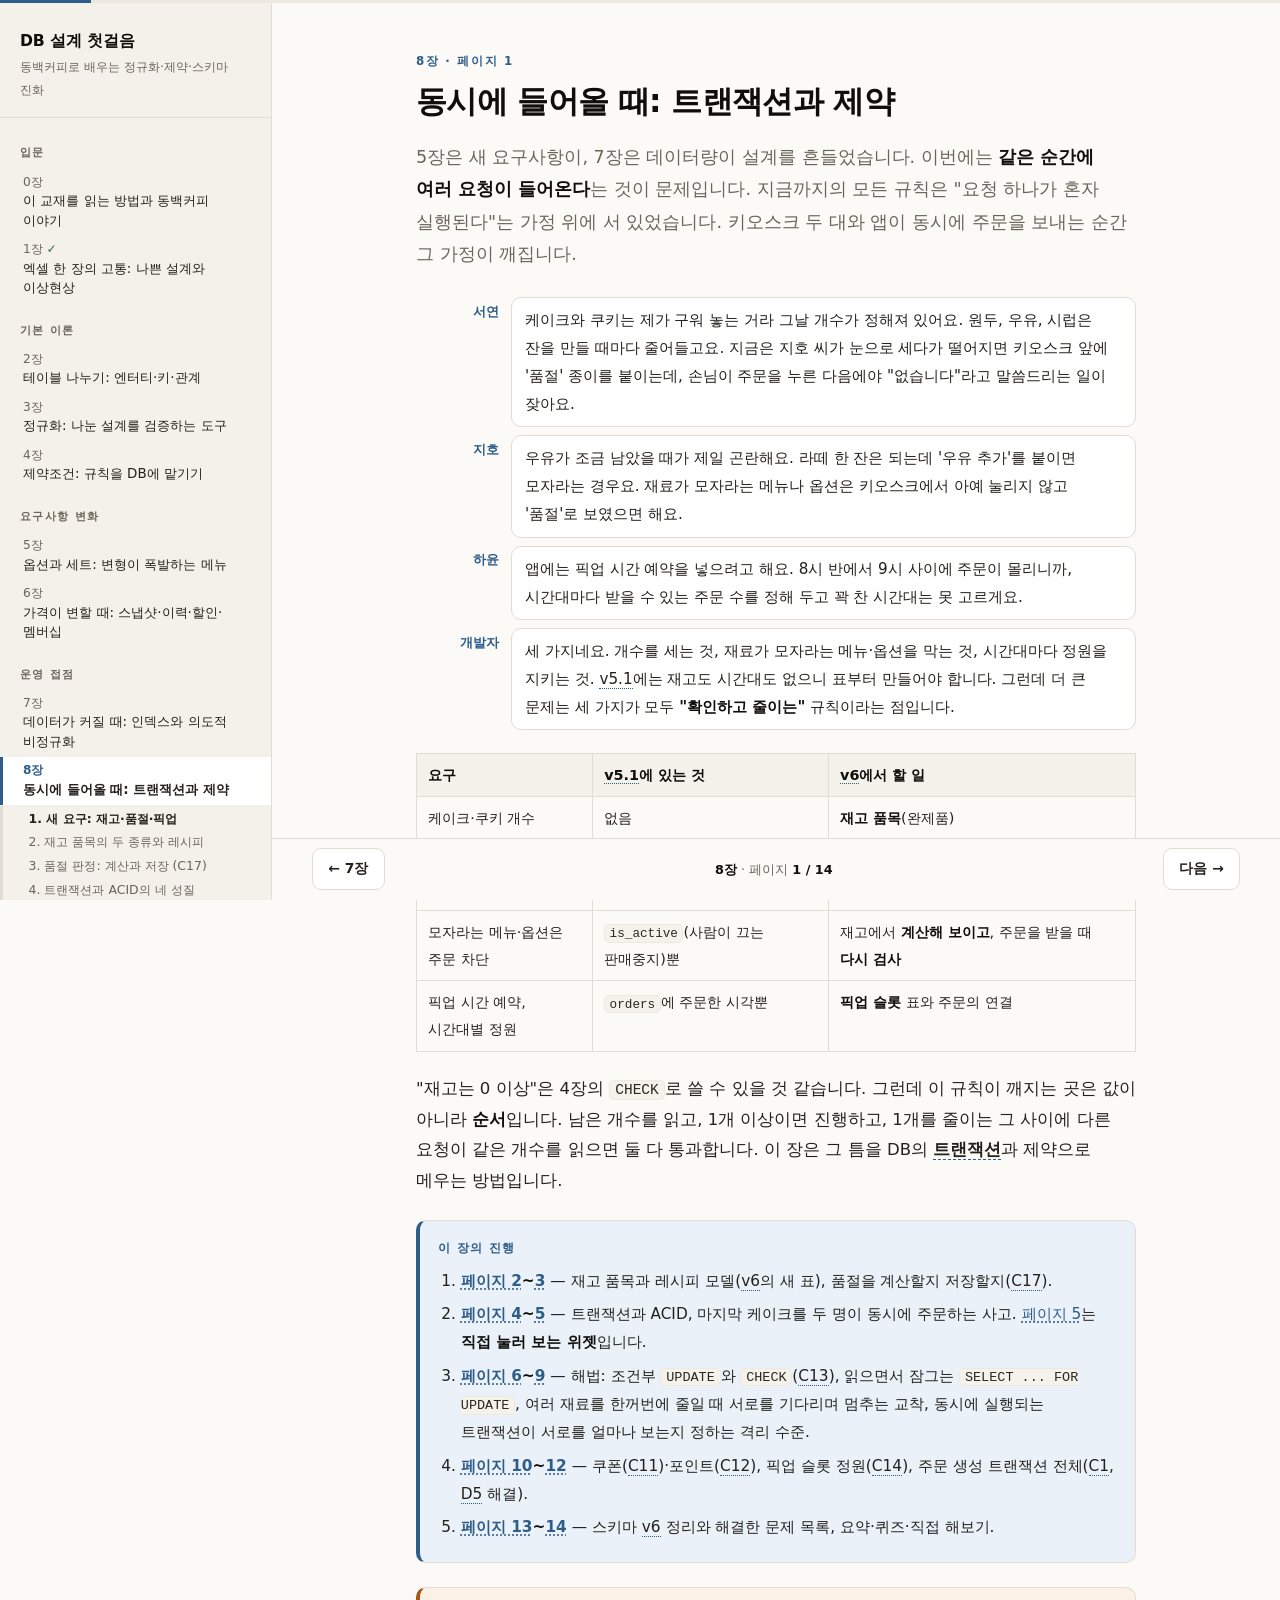
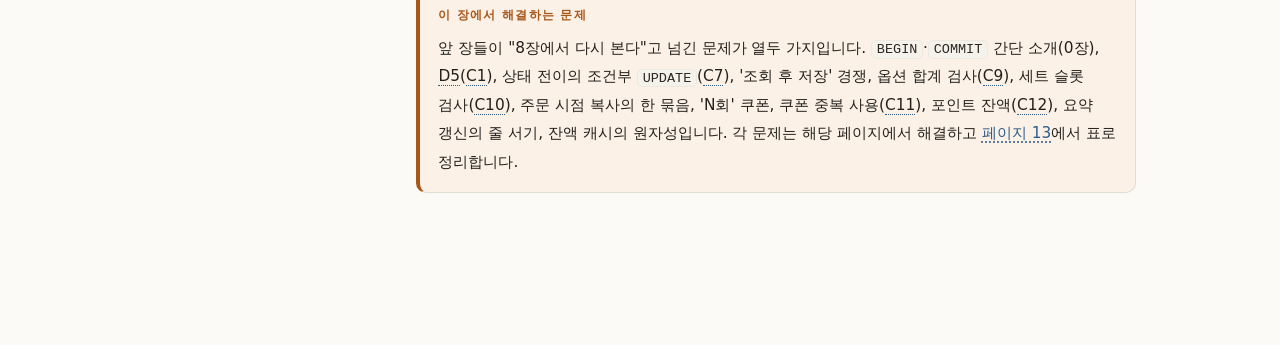
<file: docs/ch08.html>
<!DOCTYPE html>
<html lang="ko" data-chapter="ch08">
<head>
<meta charset="utf-8">
<meta name="viewport" content="width=device-width, initial-scale=1">
<title>8장 · 동시에 들어올 때: 트랜잭션과 제약 — DB 설계 첫걸음</title>
<link rel="stylesheet" href="assets/book.css">
</head>
<body>

<main id="book"><div class="inner">


<!-- ─────────────────────────────────────────── 페이지 1 -->
<section class="screen" data-title="새 요구: 재고·품절·픽업">
  <p class="kicker">8장 · 페이지 1</p>
  <h1>동시에 들어올 때: 트랜잭션과 제약</h1>

  <p class="lead">5장은 새 요구사항이, 7장은 데이터량이 설계를 흔들었습니다. 이번에는 <b>같은 순간에 여러 요청이 들어온다</b>는 것이 문제입니다.
  지금까지의 모든 규칙은 "요청 하나가 혼자 실행된다"는 가정 위에 서 있었습니다. 키오스크 두 대와 앱이 동시에 주문을 보내는 순간 그 가정이 깨집니다.</p>

  <div class="dialog">
    <div class="line"><div class="who">서연</div><div class="say">
      <p>케이크와 쿠키는 제가 구워 놓는 거라 그날 개수가 정해져 있어요. 원두, 우유, 시럽은 잔을 만들 때마다 줄어들고요. 지금은 지호 씨가 눈으로 세다가 떨어지면 키오스크 앞에 '품절' 종이를 붙이는데, 손님이 주문을 누른 다음에야 "없습니다"라고 말씀드리는 일이 잦아요.</p></div></div>
    <div class="line"><div class="who">지호</div><div class="say">
      <p>우유가 조금 남았을 때가 제일 곤란해요. 라떼 한 잔은 되는데 '우유 추가'를 붙이면 모자라는 경우요. 재료가 모자라는 메뉴나 옵션은 키오스크에서 아예 눌리지 않고 '품절'로 보였으면 해요.</p></div></div>
    <div class="line"><div class="who">하윤</div><div class="say">
      <p>앱에는 픽업 시간 예약을 넣으려고 해요. 8시 반에서 9시 사이에 주문이 몰리니까, 시간대마다 받을 수 있는 주문 수를 정해 두고 꽉 찬 시간대는 못 고르게요.</p></div></div>
    <div class="line"><div class="who">개발자</div><div class="say">
      <p>세 가지네요. 개수를 세는 것, 재료가 모자라는 메뉴·옵션을 막는 것, 시간대마다 정원을 지키는 것. v5.1에는 재고도 시간대도 없으니 표부터 만들어야 합니다. 그런데 더 큰 문제는 세 가지가 모두 <b>"확인하고 줄이는"</b> 규칙이라는 점입니다.</p></div></div>
  </div>

  <div class="table-wrap">
    <table>
      <tr><th style="width:11rem">요구</th><th>v5.1에 있는 것</th><th>v6에서 할 일</th></tr>
      <tr><td>케이크·쿠키 개수</td><td>없음</td><td><b>재고 품목</b>(완제품)</td></tr>
      <tr><td>원두·우유·시럽의 양</td><td>없음</td><td>재고 품목(원재료) + 메뉴·옵션이 얼마나 쓰는지(<b>레시피</b>)</td></tr>
      <tr><td>모자라는 메뉴·옵션은 주문 차단</td><td><code>is_active</code>(사람이 끄는 판매중지)뿐</td><td>재고에서 <b>계산해 보이고</b>, 주문을 받을 때 <b>다시 검사</b></td></tr>
      <tr><td>픽업 시간 예약, 시간대별 정원</td><td><code>orders</code>에 주문한 시각뿐</td><td><b>픽업 슬롯</b> 표와 주문의 연결</td></tr>
    </table>
  </div>

  <p>"재고는 0 이상"은 4장의 <code>CHECK</code>로 쓸 수 있을 것 같습니다. 그런데 이 규칙이 깨지는 곳은 값이 아니라 <b>순서</b>입니다. 남은 개수를 읽고, 1개 이상이면 진행하고, 1개를 줄이는 그 사이에 다른 요청이 같은 개수를 읽으면 둘 다 통과합니다. 이 장은 그 틈을 DB의 <span class="term" data-term="transaction">트랜잭션</span>과 제약으로 메우는 방법입니다.</p>

  <div class="box note">
    <p class="box-t">이 장의 진행</p>
    <ol>
      <li><b>페이지 2~3</b> — 재고 품목과 레시피 모델(v6의 새 표), 품절을 계산할지 저장할지(C17).</li>
      <li><b>페이지 4~5</b> — 트랜잭션과 ACID, 마지막 케이크를 두 명이 동시에 주문하는 사고. 페이지 5는 <b>직접 눌러 보는 위젯</b>입니다.</li>
      <li><b>페이지 6~9</b> — 해법: 조건부 <code>UPDATE</code>와 <code>CHECK</code>(C13), 읽으면서 잠그는 <code>SELECT ... FOR UPDATE</code>, 여러 재료를 한꺼번에 줄일 때 서로를 기다리며 멈추는 교착, 동시에 실행되는 트랜잭션이 서로를 얼마나 보는지 정하는 격리 수준.</li>
      <li><b>페이지 10~12</b> — 쿠폰(C11)·포인트(C12), 픽업 슬롯 정원(C14), 주문 생성 트랜잭션 전체(C1, D5 해결).</li>
      <li><b>페이지 13~14</b> — 스키마 v6 정리와 해결한 문제 목록, 요약·퀴즈·직접 해보기.</li>
    </ol>
  </div>

  <div class="box warn">
    <p class="box-t">이 장에서 해결하는 문제</p>
    <p>앞 장들이 "8장에서 다시 본다"고 넘긴 문제가 열두 가지입니다. <code>BEGIN</code>·<code>COMMIT</code> 간단 소개(0장), D5(C1), 상태 전이의 조건부 <code>UPDATE</code>(C7), '조회 후 저장' 경쟁, 옵션 합계 검사(C9), 세트 슬롯 검사(C10), 주문 시점 복사의 한 묶음, 'N회' 쿠폰, 쿠폰 중복 사용(C11), 포인트 잔액(C12), 요약 갱신의 줄 서기, 잔액 캐시의 원자성입니다. 각 문제는 해당 페이지에서 해결하고 페이지 13에서 표로 정리합니다.</p>
  </div>
</section>

<!-- ─────────────────────────────────────────── 페이지 2 -->
<section class="screen" data-title="재고 품목의 두 종류와 레시피">
  <p class="kicker">8장 · 페이지 2</p>
  <h2>재고 품목의 두 종류와 레시피</h2>

  <p>서연의 말에는 재고가 두 부류 들어 있습니다. 둘 다 "수량을 세어 관리하는 대상"이라 한 표에 담고 이름을 <b><span class="term" data-term="stockitem">재고 품목</span></b>이라 합니다.</p>

  <ul>
    <li><b>완제품</b> — 치즈케이크, 티라미수, 쿠키. 손님이 사는 것이 곧 재고라서 주문 1개가 재고 1개를 줄입니다.</li>
    <li><b>원재료</b> — 원두, 우유, 시럽. 손님이 사는 것이 아니라 <b>메뉴를 만드는 데 들어갑니다.</b> 카페라떼 한 잔은 원두 18g, 우유 200ml, 시럽 10ml를 쓰고, 옵션도 씁니다. 샷 추가는 원두 18g을, 우유 추가는 우유 100ml를 더 씁니다.</li>
  </ul>

  <p>"얼마나 쓰는가"를 어디에 적을까요? 메뉴 표의 열 하나로는 안 됩니다. 라떼는 재료가 셋이고, 원두는 여러 메뉴가 씁니다. <b>메뉴와 품목은 N:M</b>이라 2장의 연결 테이블이 필요하고, 소요량은 <b>쌍 (메뉴, 품목)</b>에 딸린 값입니다(<code>amount</code>는 메뉴만으로도, 품목만으로도 정해지지 않습니다). 5장에서 샷 추가의 횟수가 연결(<code>order_line_option</code>)의 속성이었던 것과 같은 모양입니다. 이 연결을 <b><span class="term" data-term="recipe">레시피</span></b>라 부르고, 옵션도 같은 구조로 하나 더 둡니다.</p>

  <figure class="fig">
    <svg viewBox="0 0 740 130" role="img" aria-label="menu 1:N menu_recipe N:1 stock_item 1:N option_recipe N:1 option_item 관계를 보이는 다이어그램">
      <g class="svg-line" fill="none" stroke-width="1.4">
        <rect x="10" y="25" width="110" height="64" rx="6"/>
        <rect x="150" y="25" width="140" height="64" rx="6" style="fill:none;stroke:var(--accent)"/>
        <rect x="320" y="25" width="130" height="64" rx="6" style="fill:none;stroke:var(--accent)"/>
        <rect x="480" y="25" width="140" height="64" rx="6" style="fill:none;stroke:var(--accent)"/>
        <rect x="650" y="25" width="80" height="64" rx="6"/>
        <path d="M120 57 H150"/><path d="M290 57 H320"/><path d="M450 57 H480"/><path d="M620 57 H650"/>
      </g>
      <g class="svg-fg" font-size="13" font-weight="700" text-anchor="middle">
        <text x="65" y="45">menu</text><text x="220" y="45">menu_recipe</text><text x="385" y="45">stock_item</text>
        <text x="550" y="45">option_recipe</text><text x="690" y="45">option_item</text>
      </g>
      <g class="svg-muted" font-size="11">
        <text x="18" y="64">PK menu_id</text><text x="18" y="79">name ...</text>
        <text x="158" y="64">PK,FK menu_id</text><text x="158" y="79">PK,FK item_id, amount</text>
        <text x="328" y="64">PK item_id</text><text x="328" y="79">name, kind, unit, qty</text>
        <text x="488" y="64">PK,FK option_id</text><text x="488" y="79">PK,FK item_id, amount</text>
        <text x="658" y="64">PK option_id</text><text x="658" y="79">...</text>
      </g>
      <g class="svg-fg" font-size="12" font-weight="700" text-anchor="middle">
        <text x="126" y="52">1</text><text x="144" y="52">N</text>
        <text x="296" y="52">N</text><text x="314" y="52">1</text>
        <text x="456" y="52">1</text><text x="474" y="52">N</text>
        <text x="626" y="52">N</text><text x="644" y="52">1</text>
      </g>
    </svg>
    <figcaption>색 테두리가 v6의 새 표입니다. 가운데 <code>stock_item</code>은 메뉴와 옵션이 함께 쓰는 한 곳이라서, 샷 추가와 아메리카노가 같은 원두 행을 줄입니다.</figcaption>
  </figure>

<pre><span class="cap">-- 새 표 셋: 재고 품목, 메뉴 레시피, 옵션 레시피</span><code>-- 재고 품목 한 가지 (완제품: 케이크·쿠키, 원재료: 원두·우유·시럽). qty 는 지금 남은 양
CREATE TABLE stock_item (
    item_id  INTEGER PRIMARY KEY,
    name     TEXT    NOT NULL UNIQUE
             CHECK (name &lt;&gt; '' AND name = btrim(name)),
    kind     TEXT    NOT NULL CHECK (kind IN ('완제품', '원재료')),
    unit     TEXT    NOT NULL CHECK (unit &lt;&gt; ''),
    qty      INTEGER NOT NULL CHECK (qty &gt;= 0)
);

-- 메뉴 1개를 만들 때 이 품목을 amount 만큼 쓴다 (완제품은 소요량 1)
CREATE TABLE menu_recipe (
    menu_id  INTEGER NOT NULL REFERENCES menu (menu_id),
    item_id  INTEGER NOT NULL REFERENCES stock_item (item_id),
    amount   INTEGER NOT NULL CHECK (amount &gt; 0),
    PRIMARY KEY (menu_id, item_id)
);

-- 옵션을 1회 고를 때마다 이 품목을 amount 만큼 더 쓴다
CREATE TABLE option_recipe (
    option_id  INTEGER NOT NULL REFERENCES option_item (option_id),
    item_id    INTEGER NOT NULL REFERENCES stock_item (item_id),
    amount     INTEGER NOT NULL CHECK (amount &gt; 0),
    PRIMARY KEY (option_id, item_id)
);
</code></pre>

  <ol class="notes">
    <li><span class="ln">2~9행</span> 한 행은 "재고 품목 하나"입니다(치즈케이크, 원두 ...). <code>qty</code>는 정수이고 <b>기본 단위</b>(원두 g, 우유·시럽 ml, 완제품 개)로 저장하며, 8행의 <code>CHECK (qty &gt;= 0)</code>가 재고 음수 금지(C13)의 <b>마지막 방어선</b>입니다. 6행 <code>kind</code>는 완제품·원재료를 구분하지만 아래 결정 때문에 <b>동작을 바꾸지 않고</b> 목록·발주를 구분할 때 씁니다.</li>
    <li><span class="ln">12~17행</span> 한 행은 "이 메뉴 1개에 이 품목이 <code>amount</code>만큼 든다"입니다. 기본키 <code>(menu_id, item_id)</code>가 같은 품목을 한 메뉴에 두 줄 적는 것을 막고, <code>amount &gt; 0</code>이라 "0g 쓴다" 같은 행은 저장되지 않습니다.</li>
    <li><span class="ln">20~25행</span> 옵션도 같은 모양이고, 기준은 <b>옵션 1회</b>입니다. 라인의 잔 수와 옵션 횟수(<code>option_qty</code>)는 곱해서 씁니다(페이지 8).</li>
  </ol>

  <div class="box note">
    <p class="box-t">재고 품목 예시 데이터 (<code>stock_item</code>)</p>
    <div class="table-wrap">
      <table>
        <tr><th style="width:5rem"><code>item_id</code></th><th><code>name</code></th><th><code>kind</code></th><th><code>unit</code></th><th>시작 <code>qty</code></th></tr>
        <tr><td>1</td><td>치즈케이크</td><td>완제품</td><td>개</td><td><b>1</b></td></tr>
        <tr><td>2</td><td>티라미수</td><td>완제품</td><td>개</td><td>3</td></tr>
        <tr><td>3</td><td>원두</td><td>원재료</td><td>g</td><td>1000</td></tr>
        <tr><td>4</td><td>우유</td><td>원재료</td><td>ml</td><td>2000</td></tr>
        <tr><td>5</td><td>시럽</td><td>원재료</td><td>ml</td><td>300</td></tr>
      </table>
    </div>
    <p>이 장의 SQL에 나오는 품목 번호는 모두 이 표의 번호입니다. 치즈케이크가 <b>마지막 1개</b>인 것이 페이지 5 사고의 출발입니다. 페이지 3·4·8의 몇몇 실험은 설명을 위해 우유를 100·250·90ml처럼 바꾼 상태에서 시작하고, 그때마다 본문에 적어 둡니다.</p>
  </div>

  <div class="box note">
    <p class="box-t">결정: 완제품의 레시피 처리</p>
    <p>치즈케이크는 <code>menu_recipe (3, 1, 1)</code>, 곧 "치즈케이크 1개에 품목 1(치즈케이크)이 1개"입니다. 완제품만 별도 경로(<code>menu</code>에 재고 품목 열)로 두는 안도 있었지만, 그러면 주문 트랜잭션이 "완제품이면 이렇게, 원재료면 저렇게" 갈래가 나뉩니다. 통일하면 <b>차감 경로가 하나</b>(메뉴 → 레시피 → 품목)입니다. 비용은 소요량 1 행이 군더더기처럼 보인다는 점입니다.</p>
  </div>

  <div class="box warn">
    <p class="box-t">남는 문제</p>
    <p>① "시럽 빼기"처럼 <b>덜 쓰는</b> 옵션은 <code>amount &gt; 0</code>이라 적을 수 없어서, 시럽 10ml가 그대로 차감됩니다(재고가 실제보다 빨리 줄어드는 <b>안전한 쪽</b>의 오차입니다). 음수를 허용하는 안은 "메뉴 + 옵션의 합이 0 이상"이라는 또 하나의 여러 행 규칙을 만들어 채택하지 않았습니다. ② 케이크 세트(메뉴 5)에는 레시피를 두지 않습니다. 세트가 쓰는 재고는 <b>고른 구성 메뉴</b>의 레시피입니다(페이지 8). ③ 재고 변동 이력은 두지 않습니다. 6장의 포인트는 정정과 감사가 핵심이라 원장이었지만, 재고는 "지금 몇 개"와 "음수 금지"가 중심이고 <code>qty</code> 행이 <b>락을 걸 자리</b>이기도 합니다(페이지 10에서 두 선택을 비교합니다). ④ <code>qty</code>를 <b>동시에</b> 줄이는 순간이 이 장의 본론입니다.</p>
  </div>
</section>

<!-- ─────────────────────────────────────────── 페이지 3 -->
<section class="screen" data-title="품절 판정: 계산과 저장 (C17)">
  <p class="kicker">8장 · 페이지 3</p>
  <h2>품절 판정: 계산과 저장 (C17)</h2>

  <p>키오스크가 "품절"을 보이려면 어딘가에 "이 메뉴는 지금 못 판다"는 사실이 있어야 합니다. 두 방법이 있습니다. <code>menu</code>에 <code>is_sold_out</code> 열을 <b>저장</b>하거나, 재고와 레시피에서 매번 <b>계산</b>하는 것입니다. 3장의 <span class="term" data-term="derived">파생값</span> 질문, D4(총액을 저장할까)와 같은 질문입니다.</p>

  <div class="table-wrap">
    <table>
      <tr><th style="width:6rem"></th><th>저장 (<code>is_sold_out</code> 열)</th><th>계산 (재고·레시피에서)</th></tr>
      <tr><td>어긋남</td><td>우유 한 행이 바뀌면 라떼·옵션 여러 곳의 열을 함께 고쳐야 합니다. 하나를 빠뜨리면 "있는데 품절" 또는 "없는데 판매"가 됩니다</td><td>원본(<code>qty</code>) 하나뿐이라 어긋날 곳이 없습니다</td></tr>
      <tr><td>비용</td><td>읽기는 한 칸, 쓰기마다 갱신 비용</td><td>메뉴판을 그릴 때마다 조회(메뉴 수십 행 × 레시피 몇 행이라 가볍습니다)</td></tr>
    </table>
  </div>

  <p>이 교재는 <b>계산</b>을 택합니다. 느려진다고 <b>측정되면</b> 그때 캐시를 얹는 것이 7장의 순서였습니다. 6장의 메뉴판 조회에 "재료가 모자라지 않은가"만 붙이면 됩니다.</p>

<pre><span class="cap">-- 키오스크 메뉴판: 필요한 재료 중 하나라도 남은 양이 모자라면 available이 false</span><code>SELECT m.menu_id, m.name, p.price,
       NOT EXISTS (SELECT 1
                   FROM   menu_recipe AS r
                   JOIN   stock_item  AS s ON s.item_id = r.item_id
                   WHERE  r.menu_id = m.menu_id
                     AND  s.qty &lt; r.amount) AS available
FROM   menu AS m
JOIN   menu_price AS p ON p.menu_id = m.menu_id
WHERE  m.is_active
  AND  p.valid_from &lt;= NOW()
  AND (p.valid_to IS NULL OR NOW() &lt; p.valid_to)
ORDER BY m.menu_id;
-- 치즈케이크 qty 가 0 이면:      (3, 치즈케이크, 6500, false)
-- 우유가 90ml 남았다면:          (2, 카페라떼, 5000, false)
</code></pre>

  <ul>
    <li><code>NOT EXISTS (...)</code>는 5·6장에서 본 대로 "안쪽 조회가 한 행도 안 돌려줄 때" 참입니다. 안쪽은 "이 메뉴의 레시피 중 <b>남은 양이 소요량보다 작은 품목</b>"을 찾으므로, 그런 품목이 없으면 주문 가능입니다. 레시피가 없는 메뉴는 항상 true입니다.</li>
    <li>옵션도 같은 모양입니다. <code>menu_recipe</code> 자리에 <code>option_recipe</code>를, <code>menu</code> 자리에 <code>option_item</code>을 두면 됩니다. 우유가 90ml면 <b>우유 추가</b>(100ml 필요)도 눌리지 않습니다(실행 확인).</li>
  </ul>

  <h3>표시 판정의 한계</h3>

  <p>키오스크의 "주문 가능"은 <b>보는 순간의 사실</b>이고 두 군데에서 틀릴 수 있습니다. 첫째, 손님이 담는 사이에 다른 손님이 먼저 주문합니다. 둘째, 위 조회는 메뉴와 옵션을 <b>각각 따로</b> 봅니다. 우유가 250ml면 라떼(200ml)도 우유 추가(100ml)도 각각 가능으로 보이지만, <b>둘을 합친 300ml는 모자랍니다.</b> 그래서 주문을 받는 순간 라인 전체의 필요량을 합쳐 한 번 더 검사해야 합니다(C17).</p>

  <div class="table-wrap">
    <table>
      <tr><th style="width:6rem"></th><th>키오스크 표시</th><th>주문 확정 때 검사</th></tr>
      <tr><td>하는 일</td><td>읽기(조회로 계산)</td><td>쓰기(재고를 실제로 줄여 보기)</td></tr>
      <tr><td>틀릴 수 있나</td><td>있습니다. 참고용이고, 담는 사이의 변화와 옵션 합산을 못 봅니다</td><td>없어야 합니다. <b>최종 판정</b>입니다</td></tr>
      <tr><td>보는 범위</td><td>메뉴·옵션 하나씩 단독으로</td><td>라인·옵션을 합친 필요량</td></tr>
    </table>
  </div>

  <div class="box warn">
    <p class="box-t">남는 문제</p>
    <p>확정 때의 재검사를 <b>"다시 읽어서 확인"</b>으로 만들면 같은 틈이 다시 생깁니다. 읽는 순간과 줄이는 순간 사이에 또 다른 주문이 끼어들기 때문입니다. 재검사는 <b>줄이는 동작 자체</b>가 검사를 겸해야 하고, 그 방법이 이 장의 나머지입니다. 또 이 조회는 <b>세트를 항상 주문 가능으로 봅니다</b>(세트 메뉴에는 레시피가 없습니다). 세트의 품절은 "슬롯마다 팔 수 있는 후보가 하나라도 있다"라서 한 겹 더 안쪽의 <code>NOT EXISTS</code>가 필요하고, 이 교재는 한계로 남깁니다. 담아 둔 동안 재고를 잡아 두는 <b>예약 재고</b>도 범위 밖입니다(풀어 주는 시한을 정해야 합니다).</p>
  </div>
</section>

<!-- ─────────────────────────────────────────── 페이지 4 -->
<section class="screen" data-title="트랜잭션과 ACID의 네 성질">
  <p class="kicker">8장 · 페이지 4</p>
  <h2>트랜잭션과 ACID의 네 성질</h2>

  <p>0장은 <code>BEGIN</code>과 <code>COMMIT</code>을 짧게 소개했고, 4장은 주문 한 건과 그 라인들을 하나의 트랜잭션으로 묶어 저장한다고 약속만 했습니다(4장 페이지 9). 이제 정식으로 이름을 붙입니다. <b><span class="term" data-term="transaction">트랜잭션</span></b>은 <code>BEGIN</code>에서 시작해 <code>COMMIT</code>(확정) 또는 <code>ROLLBACK</code>(전부 취소)으로 끝나는 <b>문장의 묶음</b>입니다. 먼저 한 번 겪어 봅시다. 샷 추가·우유 추가를 붙인 카페라떼 한 잔을 위해 원두 36g과 우유 300ml를 줄이는데(시럽은 생략합니다), 우유가 100ml밖에 안 남았습니다.</p>

<pre><span class="cap">-- 우유가 100ml 남았을 때, 두 재료를 한 묶음으로 줄이기</span><code>BEGIN;
UPDATE stock_item SET qty = qty - 36  WHERE item_id = 3;   -- 원두: 1000 → 964
UPDATE stock_item SET qty = qty - 300 WHERE item_id = 4;   -- 우유: 100 → -200 ?
-- ERROR:  new row for relation "stock_item" violates check constraint
--         "stock_item_qty_check"
-- DETAIL:  Failing row contains (4, 우유, 원재료, ml, -200).
ROLLBACK;

SELECT item_id, qty FROM stock_item WHERE item_id IN (3, 4) ORDER BY item_id;
-- (3, 1000) (4, 100)      ← 성공했던 원두 차감도 없던 일이 되었다
</code></pre>

  <ul>
    <li><b><code>BEGIN</code></b> 뒤의 변경은 <code>COMMIT</code> 전까지 <b>다른 연결에는 보이지 않고</b>, <b><code>ROLLBACK</code></b>은 그 변경을 전부 버립니다. <code>COMMIT</code>이 성공으로 돌아오면 그때부터 확정입니다.</li>
    <li>묶음 안에서 <b>오류가 나면 그 트랜잭션은 "중단됨" 상태</b>가 됩니다. 이후 문장은 <code>current transaction is aborted, commands ignored until end of transaction block</code> 오류로 거부되고, 이때 <code>COMMIT</code>을 보내도 <code>ROLLBACK</code>으로 처리됩니다(실행 확인). 앱은 오류를 받으면 묶음을 끝내고 처음부터 다시 시작해야 합니다.</li>
  </ul>

  <p>이 묶음이 지키는 네 가지 성질의 머리글자가 <b><span class="term" data-term="acid">ACID</span></b>입니다. 동백커피의 사례로 읽으면 이렇습니다.</p>

  <div class="table-wrap">
    <table>
      <tr><th style="width:6.5rem">성질</th><th>뜻</th><th>동백커피 사례</th><th>하지 않는 일</th></tr>
      <tr><td><b>원자성</b><br>(Atomicity)</td><td>전부 되거나 전부 안 된다</td><td>위 코드: 우유가 모자라 원두 차감도 취소</td><td>"어디까지 갔는지"를 남기지 않습니다. 전부 아니면 처음 상태입니다</td></tr>
      <tr><td><b>일관성</b><br>(Consistency)</td><td>커밋된 상태는 선언한 제약을 모두 만족한다</td><td><code>qty</code>를 음수로 만드는 쓰기는 <code>CHECK</code> 때문에 커밋되지 못함</td><td>제약에 적지 않은 규칙(C1)과 <b>업무적 옳음</b>은 보장하지 않습니다. 케이크를 두 번 파는 것이 제약을 어기지 않을 수도 있습니다(페이지 5)</td></tr>
      <tr><td><b>격리성</b><br>(Isolation)</td><td>동시에 실행되는 트랜잭션이 서로의 <b>중간 상태</b>를 보지 못한다</td><td>주문과 라인을 넣는 도중에 주방 화면에는 그 주문이 아직 안 보임(실행 확인)</td><td><b>정도를 고를 수 있고</b> 완벽하지 않습니다(페이지 9)</td></tr>
      <tr><td><b>지속성</b><br>(Durability)</td><td>커밋된 변경은 서버가 꺼져도 남는다</td><td>영수증이 나간 주문은 사라지지 않음</td><td>디스크 고장·백업은 운영의 몫(이 교재가 뺀 범위)입니다</td></tr>
    </table>
  </div>

  <div class="box note">
    <p class="box-t">C++ 비유와 한계</p>
    <p>트랜잭션은 "임시 사본에서 작업하다 마음에 들면 한 번에 교체하고, 아니면 버리는 <code>lock_guard</code> 구간"과 닮았습니다. 그러나 두 곳에서 비유가 깨집니다. ① <code>lock_guard</code>는 뮤텍스를 <b>내가 명시해서</b> 잡지만, DB는 <code>UPDATE</code>가 행에 자동으로 거는 것이 있고 <b>일반 <code>SELECT</code>는 아무것도 잡지 않습니다.</b> 임시 사본을 읽고 판단한 값이 이미 낡았을 수 있다는 뜻입니다. ② <code>ROLLBACK</code>은 DB 안의 변경만 되돌립니다. 이미 보낸 문자 메시지나 카드 승인은 되돌리지 못하므로 트랜잭션 안에 넣지 않습니다.</p>
  </div>

  <div class="box warn">
    <p class="box-t">남는 문제</p>
    <p>트랜잭션을 썼다고 동시성 문제가 저절로 풀리지는 않습니다. 격리성은 <b>"동시에 실행해도 서로 안 보이게"가 아니라 정도 문제</b>이고, 위의 일관성은 업무적 옳음까지 지켜 주지 않습니다. 다음 페이지가 보여 주는 사고는 <b>트랜잭션 두 개가 각자 완벽하게 원자적으로 실행되었는데도</b> 케이크가 두 번 팔리는 경우입니다.</p>
  </div>
</section>

<!-- ─────────────────────────────────────────── 페이지 5 (위젯) -->
<section class="screen" data-title="마지막 케이크 동시 주문 사고">
  <p class="kicker">8장 · 페이지 5</p>
  <h2>마지막 케이크 동시 주문 사고</h2>

  <p>아침 8시 31분, 치즈케이크가 <b>1개</b> 남았습니다. 키오스크의 손님 A와 앱의 손님 B가 같은 순간에 주문하고, 서버는 주문마다 트랜잭션(T1, T2)을 하나씩 엽니다. 두 트랜잭션은 같은 네 단계를 거칩니다. <b>읽기</b>(<code>SELECT qty</code>), <b>검사</b>(앱이 "1 이상이면 진행"), <b>쓰기</b>(<code>UPDATE ... SET qty = qty - 1</code>), <b>커밋</b>입니다. 각 트랜잭션은 자기 안에서는 완벽하게 원자적입니다. 진짜 PostgreSQL에서 두 연결로 실행한 결과입니다.</p>

  <div class="table-wrap">
    <table>
      <tr><th style="width:3rem">순서</th><th>T1 (손님 A)</th><th>T2 (손님 B)</th><th style="width:8rem">커밋된 <code>qty</code></th></tr>
      <tr><td>1</td><td>읽기 → <code>qty = 1</code></td><td></td><td>1</td></tr>
      <tr><td>2</td><td></td><td>읽기 → <code>qty = 1</code></td><td>1</td></tr>
      <tr><td>3</td><td>검사 통과(1 ≥ 1), 쓰기 → 1행 갱신</td><td></td><td>1</td></tr>
      <tr><td>4</td><td></td><td>검사 통과(1 ≥ 1), 쓰기 → <b>기다림</b></td><td>1</td></tr>
      <tr><td>5</td><td>커밋</td><td></td><td>0</td></tr>
      <tr><td>6</td><td></td><td>기다림이 끝나고 쓰기 완료, 커밋</td><td><b>-1</b></td></tr>
    </table>
  </div>

  <p>순서 4에서 T2가 기다린 이유는 <b><span class="term" data-term="lock">락</span></b> 때문입니다. <code>UPDATE</code>는 고치는 행에 락(잠금)을 걸어, 같은 행을 고치려는 다른 트랜잭션이 앞 트랜잭션이 끝날 때까지 멈추게 합니다. 일반 <code>SELECT</code>는 락을 걸지도, 기다리지도 않습니다. 그런데 락은 쓰는 순간에만 작동하므로 <b>읽기와 쓰기 사이의 틈</b>은 막아 주지 못했습니다. T2는 T1이 줄이기 전에 <b>커밋되어 있던 값</b>(1)을 읽어 검사를 통과했고, 기다렸다가 풀린 뒤에는 최신 값(0)에서 1을 뺐습니다. 이런 사고를 <b><span class="term" data-term="race">경쟁 상태</span></b>(동시 요청의 실행 순서에 따라 결과가 달라지는 버그)라 부릅니다. 이 장의 규칙 C13이 깨진 모양입니다.</p>

  <p>재고 열에 <code>CHECK (qty &gt;= 0)</code>가 있으면 순서 6의 쓰기가 오류(<code>23514</code>)로 거부되고 두 번째 손님은 오류 화면을 봅니다(실행 확인). 사고는 막히지만 손님에게는 오류입니다. 더 나쁜 변형도 있습니다. 앱이 읽은 값에서 빼서 <b>계산한 값을 쓰면</b>(<code>SET qty = 0</code>) 두 트랜잭션 모두 0을 써서 재고가 음수도 아닌 채 <b>케이크가 두 번 팔립니다</b>(실행 확인). 이것이 <b><span class="term" data-term="lostupdate">갱신 손실</span></b>이고, "음수만 아니면 안전하다"는 생각이 틀리는 이유입니다. 이제 순서를 직접 바꿔 봅시다.</p>

  <figure class="fig">
    <svg id="cw-svg" viewBox="0 0 740 230" role="img" aria-label="두 트랜잭션 T1, T2의 단계가 실행된 순서를 보이는 타임라인과 커밋된 재고 값"></svg>
    <figcaption>가로는 실행된 순서입니다. 실선 상자는 실행한 단계, 점선 상자는 상대가 같은 행을 고치는 중이라 기다리는 단계입니다. 맨 아래 줄은 커밋될 때마다 바뀐 재고입니다.</figcaption>
  </figure>

  <div id="cw-modes" style="display:flex;gap:.45rem;align-items:center;justify-content:center;flex-wrap:wrap;font-size:.86rem;margin:.4rem 0"></div>
  <p id="cw-desc" style="margin:.2rem 0 .5rem;font-size:.84rem;color:var(--muted);text-align:center"></p>
  <div id="cw-sql" style="margin:0 auto .6rem;max-width:40rem;padding:.5rem .8rem;border:1px solid var(--rule);border-radius:8px;background:var(--code-bg);font-size:.78rem;line-height:1.55"></div>
  <div style="display:flex;gap:.5rem;align-items:center;justify-content:center;flex-wrap:wrap;font-size:.86rem;margin:.4rem 0">
    <button type="button" id="cw-b1"></button>
    <button type="button" id="cw-b2"></button>
    <button type="button" id="cw-alt"></button>
    <button type="button" id="cw-all"></button>
    <button type="button" id="cw-reset"></button>
  </div>
  <p style="margin:.4rem 0;text-align:center;font-size:.9rem">지금 재고(커밋된 값) <b id="cw-qty" style="font-size:1.3rem;color:var(--accent)">1</b> 개 · 케이크를 받아 간 손님 <b id="cw-sold" style="font-size:1.3rem;color:var(--accent)">0</b> 명</p>
  <p id="cw-msg" role="status" style="margin:.6rem 0;padding:.7rem 1rem;border:1px solid var(--rule);border-radius:10px;background:var(--bg-soft);font-size:.9rem;min-height:3.2rem"></p>
  <p id="cw-sum" style="margin:0 0 .8rem;font-size:.86rem;color:var(--muted);text-align:center;min-height:2.6rem"></p>
  <p style="font-size:.86rem;color:var(--muted)">조작: 위에서 방식을 고르고, <b>T1</b>·<b>T2 버튼</b>을 눌러 그 트랜잭션의 다음 단계를 하나씩 실행해 순서를 만드세요. 상대가 같은 행을 고치는 중이면 그 단계는 기다리고, 상대가 커밋하면 이어서 실행됩니다. <b>번갈아</b>는 T1, T2, T1, T2 … 순으로 끝까지 실행하고, <b>모든 순서</b>는 가능한 순서를 전부 돌려 결과를 셉니다. 방식을 바꾸면 처음으로 돌아갑니다.</p>

<script>
(function () {
  var NS = 'http://www.w3.org/2000/svg';
  /* ── 규칙 모델 (진짜 PostgreSQL의 READ COMMITTED 실험으로 확인한 동작) ── */
  var STEPS = { plain: ['R', 'K', 'W', 'C'], check: ['R', 'K', 'W', 'C'], cond: ['U', 'C'], lock: ['L', 'K', 'W', 'C'] };
  function simInit(mode) {
    return { mode: mode, qty: 1, owner: 0, pend: 0,
      tx: [null, { pc: 0, st: 'run', wait: false, pending: '', local: null, did: false },
                 { pc: 0, st: 'run', wait: false, pending: '', local: null, did: false }], ev: [] };
  }
  function simCopy(s) { return JSON.parse(JSON.stringify(s)); }
  function simCan(s, t) { return s.tx[t].st === 'run' && !s.tx[t].wait; }
  function simDone(s) { return s.tx[1].st !== 'run' && s.tx[2].st !== 'run'; }
  function simRelease(s, t) {
    var o = 3 - t, x = s.tx[o];
    if (s.owner === t) { s.owner = 0; s.pend = 0; }
    if (x.wait && s.owner === 0) {
      x.wait = false; var st = x.pending; x.pending = '';
      s.ev.push({ t: o, step: st, kind: 'resume' });
      simExec(s, o, st); x.pc++;
    }
  }
  function simFinish(s, t, st, why) { s.tx[t].st = st; s.ev.push({ t: t, kind: 'end', st: st, why: why }); simRelease(s, t); }
  function simExec(s, t, step) {
    var x = s.tx[t], v;
    if (step === 'R') { x.local = s.qty; s.ev.push({ t: t, step: step, kind: 'read', v: x.local }); }
    else if (step === 'L') { s.owner = t; s.pend = s.qty; x.local = s.qty; s.ev.push({ t: t, step: step, kind: 'lockread', v: x.local }); }
    else if (step === 'K') {
      if (x.local >= 1) { s.ev.push({ t: t, step: step, kind: 'pass', v: x.local }); }
      else { s.ev.push({ t: t, step: step, kind: 'soldout', v: x.local }); simFinish(s, t, 'rolled', 'soldout'); }
    } else if (step === 'W') {
      v = (s.owner === t ? s.pend : s.qty) - 1;
      if (s.mode === 'check' && v < 0) { s.ev.push({ t: t, step: step, kind: 'checkfail', v: v }); simFinish(s, t, 'aborted', 'check'); }
      else { s.owner = t; s.pend = v; x.did = true; s.ev.push({ t: t, step: step, kind: 'write', v: v }); }
    } else if (step === 'U') {
      if (s.qty >= 1) { s.owner = t; s.pend = s.qty - 1; x.did = true; s.ev.push({ t: t, step: step, kind: 'upd1', v: s.pend }); }
      else { s.ev.push({ t: t, step: step, kind: 'upd0' }); simFinish(s, t, 'rolled', 'rows0'); }
    } else if (step === 'C') {
      if (s.owner === t) { s.qty = s.pend; }
      s.ev.push({ t: t, step: step, kind: 'commit', v: s.qty });
      simFinish(s, t, 'committed', '');
    }
  }
  function simMove(s, t) {
    var n = simCopy(s), x = n.tx[t], step = STEPS[n.mode][x.pc];
    if ((step === 'W' || step === 'U' || step === 'L') && n.owner !== 0 && n.owner !== t) {
      x.wait = true; x.pending = step; n.ev.push({ t: t, step: step, kind: 'wait', by: n.owner }); return n;
    }
    simExec(n, t, step);
    if (x.st === 'run') { x.pc++; }
    return n;
  }
  function simSold(s) { return (s.tx[1].st === 'committed' && s.tx[1].did ? 1 : 0) + (s.tx[2].st === 'committed' && s.tx[2].did ? 1 : 0); }
  function simBad(s) { return simSold(s) > 1 || s.qty < 0; }
  function simEnumerate(mode) {
    var out = { total: 0, bad: 0, errs: 0 };
    (function dfs(s) {
      if (simDone(s)) { out.total++; if (simBad(s)) { out.bad++; } if (s.tx[1].st === 'aborted' || s.tx[2].st === 'aborted') { out.errs++; } return; }
      for (var t = 1; t <= 2; t++) { if (simCan(s, t)) { dfs(simMove(s, t)); } }
    })(simInit(mode));
    return out;
  }

  /* ── 화면 ── */
  var MODES = {
    plain: { name: '① 읽고 쓰기', desc: '읽기·검사·쓰기를 따로 합니다. 재고 열에 CHECK가 없습니다.',
             sql: ['읽기 — SELECT qty FROM stock_item WHERE item_id = 1;', '검사 — 앱이 "읽은 값 ≥ 1" 인지 봅니다', '쓰기 — UPDATE stock_item SET qty = qty - 1 WHERE item_id = 1;', '커밋 — COMMIT;'] },
    check: { name: '② + CHECK', desc: '①과 같고, 재고 열에 CHECK (qty >= 0)가 있습니다.',
             sql: ['읽기 — SELECT qty FROM stock_item WHERE item_id = 1;', '검사 — 앱이 "읽은 값 ≥ 1" 인지 봅니다', '쓰기 — UPDATE stock_item SET qty = qty - 1 WHERE item_id = 1;  (qty가 음수가 되면 오류)', '커밋 — COMMIT;'] },
    cond:  { name: '③ 조건부 UPDATE', desc: '읽기와 검사를 UPDATE 한 문장에 합칩니다. 0행이면 품절입니다.',
             sql: ['차감 — UPDATE stock_item SET qty = qty - 1 WHERE item_id = 1 AND qty >= 1;', '커밋 — COMMIT;'] },
    lock:  { name: '④ FOR UPDATE', desc: '읽으면서 그 행에 락을 겁니다. 읽은 값이 쓸 때까지 유지됩니다.',
             sql: ['잠금 읽기 — SELECT qty FROM stock_item WHERE item_id = 1 FOR UPDATE;', '검사 — 앱이 "읽은 값 ≥ 1" 인지 봅니다', '쓰기 — UPDATE stock_item SET qty = qty - 1 WHERE item_id = 1;', '커밋 — COMMIT;'] }
  };
  var LAB = { R: '읽기', K: '검사', W: '쓰기', C: '커밋', U: '차감', L: '잠금읽기' };
  var BTN = 'font:inherit;font-size:.82rem;padding:.35rem .8rem;border:1px solid var(--rule);border-radius:8px;background:var(--card);color:var(--fg);cursor:pointer';
  var BTN_ON = BTN + ';border-color:var(--accent);color:var(--accent);font-weight:700';
  var X0 = 100, DX = 52, BW = 46, BH = 36, TOP = { 1: 30, 2: 100 };
  var svg = document.getElementById('cw-svg'), modesEl = document.getElementById('cw-modes'), descEl = document.getElementById('cw-desc'),
      sqlEl = document.getElementById('cw-sql'), msg = document.getElementById('cw-msg'), sum = document.getElementById('cw-sum'),
      qtyEl = document.getElementById('cw-qty'), soldEl = document.getElementById('cw-sold'),
      b1 = document.getElementById('cw-b1'), b2 = document.getElementById('cw-b2'), bAlt = document.getElementById('cw-alt'),
      bAll = document.getElementById('cw-all'), bReset = document.getElementById('cw-reset');
  var mode = 'plain', S = simInit(mode), modeBtn = {};
  function el(name, attrs, parent, text) {
    var e = document.createElementNS(NS, name), k;
    for (k in attrs) { e.setAttribute(k, attrs[k]); }
    if (text !== undefined) { e.textContent = text; }
    parent.appendChild(e); return e;
  }
  Object.keys(MODES).forEach(function (m) {
    var b = document.createElement('button'); b.type = 'button'; b.textContent = MODES[m].name; modeBtn[m] = b;
    b.addEventListener('click', function () { mode = m; reset(); }); modesEl.appendChild(b);
  });
  [b1, b2, bAlt, bAll, bReset].forEach(function (b) { b.style.cssText = BTN; });
  bAlt.textContent = '번갈아 끝까지'; bAll.textContent = '모든 순서 세기'; bReset.textContent = '처음으로';

  function items(s) {
    var out = [], i, e;
    for (i = 0; i < s.ev.length; i++) {
      e = s.ev[i];
      if (e.kind === 'resume') { continue; }
      if (e.kind === 'end') { if (e.st !== 'committed') { out.push({ t: e.t, kind: 'rollback' }); } continue; }
      out.push(e);
    }
    return out;
  }
  function label(e) {
    var k = e.kind;
    return k === 'read' ? ['읽기', 'qty=' + e.v] : k === 'lockread' ? ['잠금읽기', 'qty=' + e.v]
      : k === 'pass' ? ['검사', '통과'] : k === 'soldout' ? ['검사', '품절']
      : k === 'write' ? ['쓰기', '→ ' + e.v] : k === 'checkfail' ? ['쓰기', 'CHECK 위반']
      : k === 'upd1' ? ['차감', '1행'] : k === 'upd0' ? ['차감', '0행']
      : k === 'wait' ? [LAB[e.step], 'T' + e.by + ' 대기'] : k === 'commit' ? ['커밋', 'qty=' + e.v]
      : ['롤백', '취소'];
  }
  function explain(e) {
    var t = 'T' + e.t, k = e.kind;
    return k === 'read' ? t + ': 읽기 → qty = ' + e.v + ' (지금 커밋된 값을 봅니다)'
      : k === 'lockread' ? t + ': SELECT … FOR UPDATE → qty = ' + e.v + ' (이 행에 락을 걸고 읽습니다)'
      : k === 'pass' ? t + ': 검사 통과 (읽은 값 ' + e.v + ' ≥ 1)'
      : k === 'soldout' ? t + ': 검사 실패 (읽은 값 ' + e.v + ') → 손님에게 품절을 안내하고 롤백'
      : k === 'write' ? t + ': 쓰기 UPDATE qty = qty - 1 → 새 값 ' + e.v + ' (커밋 전이라 다른 트랜잭션에는 안 보이고, 이 행에 락이 걸림)'
      : k === 'checkfail' ? t + ': 쓰기 → qty가 ' + e.v + ' 값이 되어 CHECK (qty >= 0) 위반 오류. 트랜잭션은 중단됨 → 롤백'
      : k === 'upd1' ? t + ': 조건부 차감 → 1행 갱신 (새 값 ' + e.v + ', 이 행에 락)'
      : k === 'upd0' ? t + ': 조건부 차감 → 0행 (qty가 이미 0, 오류는 아님) → 품절을 안내하고 롤백'
      : k === 'wait' ? t + ': 같은 행을 T' + e.by + (e.by === 1 ? '이' : '가') + ' 고치는 중이라 기다립니다 (T' + e.by + (e.by === 1 ? '이' : '가') + ' 커밋·롤백할 때까지 멈춤)'
      : k === 'commit' ? t + ': 커밋 → 커밋된 재고 qty = ' + e.v
      : t + ': 롤백 (이 트랜잭션의 변경을 모두 취소)';
  }
  function bad(e) { return (e.kind === 'commit' && e.v < 0) || e.kind === 'checkfail'; }
  function draw() {
    while (svg.firstChild) { svg.removeChild(svg.firstChild); }
    var t, its = items(S), i, e, x, y, lb, g;
    for (t = 1; t <= 2; t++) {
      el('path', { d: 'M96 ' + (TOP[t] + BH / 2) + ' H732', 'class': 'svg-line', 'stroke-width': 1 }, svg);
      el('text', { x: 8, y: TOP[t] + 14, 'font-size': 12, 'font-weight': 700, 'class': 'svg-fg' }, svg, 'T' + t);
      el('text', { x: 8, y: TOP[t] + 28, 'font-size': 9.5, 'class': 'svg-muted' }, svg, t === 1 ? '손님 A' : '손님 B');
    }
    el('text', { x: 8, y: 186, 'font-size': 9.5, 'class': 'svg-muted' }, svg, '커밋된 재고');
    el('text', { x: X0 + BW / 2, y: 186, 'font-size': 12, 'font-weight': 700, 'text-anchor': 'middle', 'class': 'svg-fg' }, svg, '1');
    for (i = 0; i < its.length; i++) {
      e = its[i]; x = X0 + (i + 1) * DX - 6; y = TOP[e.t]; lb = label(e);
      var col = e.t === 1 ? 'var(--accent)' : 'var(--warn)', last = i === its.length - 1;
      el('rect', { x: x, y: y, width: BW, height: BH, rx: 5, 'stroke-width': last ? 2.6 : 1.4,
        'stroke-dasharray': e.kind === 'wait' ? '3 2' : '0', style: 'fill:' + (last ? 'var(--bg-soft)' : 'none') + ';stroke:' + (bad(e) ? 'var(--bad)' : col) }, svg);
      el('text', { x: x + BW / 2, y: y + 15, 'text-anchor': 'middle', 'font-size': 10, 'font-weight': 700, 'class': 'svg-fg' }, svg, lb[0]);
      g = el('text', { x: x + BW / 2, y: y + 28, 'text-anchor': 'middle', 'font-size': 8.5, 'class': 'svg-muted' }, svg, lb[1]);
      if (bad(e)) { g.setAttribute('style', 'fill:var(--bad)'); }
      if (e.kind === 'commit') {
        el('text', { x: x + BW / 2, y: 186, 'text-anchor': 'middle', 'font-size': 13, 'font-weight': 700, 'class': 'svg-fg',
          style: e.v < 0 ? 'fill:var(--bad)' : '' }, svg, String(e.v));
      }
    }
  }
  function btnText(t) {
    var x = S.tx[t];
    return x.st === 'committed' ? 'T' + t + ' 끝 (커밋)' : x.st !== 'run' ? 'T' + t + ' 끝 (롤백)'
      : x.wait ? 'T' + t + ' 기다리는 중…' : 'T' + t + ' 실행: ' + LAB[STEPS[mode][x.pc]];
  }
  function render() {
    var its = items(S), done = simDone(S), v;
    draw();
    Object.keys(modeBtn).forEach(function (m) { modeBtn[m].style.cssText = m === mode ? BTN_ON : BTN; });
    descEl.textContent = MODES[mode].desc;
    sqlEl.textContent = '';
    MODES[mode].sql.forEach(function (ln) { var d = document.createElement('div'); d.textContent = ln; sqlEl.appendChild(d); });
    [1, 2].forEach(function (t) {
      var b = t === 1 ? b1 : b2, can = simCan(S, t);
      b.textContent = btnText(t); b.disabled = !can; b.style.opacity = can ? 1 : .45;
    });
    bAlt.disabled = done; bAlt.style.opacity = done ? .45 : 1;
    qtyEl.textContent = S.qty; qtyEl.style.color = S.qty < 0 ? 'var(--bad)' : 'var(--accent)';
    soldEl.textContent = simSold(S); soldEl.style.color = simSold(S) > 1 ? 'var(--bad)' : 'var(--accent)';
    if (!its.length) { msg.textContent = '아직 아무것도 실행하지 않았습니다. T1 이나 T2 버튼을 눌러 보세요.'; }
    else {
      v = explain(its[its.length - 1]);
      if (done) {
        v += ' — ' + (simBad(S)
          ? '사고: 케이크는 1개뿐인데 ' + simSold(S) + '명에게 팔았고 재고는 ' + S.qty + '입니다.'
          : '정상: ' + simSold(S) + '명에게 팔았습니다 (재고 ' + S.qty + '). ' +
            (S.tx[1].st === 'aborted' || S.tx[2].st === 'aborted' ? '다만 다른 손님은 품절 안내가 아니라 서버 오류(CHECK 위반)를 받았으니 앱이 이 오류를 품절 안내로 바꿔 보여야 합니다.' : '나머지 손님에게는 품절을 알렸습니다.'));
      }
      msg.textContent = v;
    }
    msg.style.borderColor = done && simBad(S) ? 'var(--bad)' : 'var(--rule)';
  }
  function move(t) { if (simCan(S, t)) { S = simMove(S, t); render(); } }
  function reset() { S = simInit(mode); sum.textContent = ''; render(); }
  b1.addEventListener('click', function () { move(1); });
  b2.addEventListener('click', function () { move(2); });
  bAlt.addEventListener('click', function () {
    var t = 1, guard = 0;
    while (!simDone(S) && guard++ < 40) { if (simCan(S, t)) { S = simMove(S, t); } t = 3 - t; }
    render();
  });
  bAll.addEventListener('click', function () {
    var r = simEnumerate(mode);
    sum.textContent = MODES[mode].name + ' — 두 트랜잭션이 끝까지 가는 서로 다른 실행 순서 ' + r.total + '가지 중 케이크가 두 번 팔리는 순서 ' + r.bad + '가지, 안전한 순서 ' + (r.total - r.bad) + '가지' +
      (r.errs ? ' (안전한 순서 중 ' + r.errs + '가지에서는 한 손님이 오류를 받음)' : '') + '.';
  });
  bReset.addEventListener('click', reset);
  render();
})();
</script>

  <h3>눌러 보고 확인할 것</h3>
  <ul>
    <li><b>① 읽고 쓰기</b>에서 T1을 끝까지(읽기·검사·쓰기·커밋) 실행한 뒤 T2를 실행하세요. 안전합니다. T2는 읽기에서 0을 보고 품절을 안내합니다. 이번에는 <b>번갈아</b>를 눌러 보세요. T1과 T2가 둘 다 읽기를 마친 시점에 이미 사고가 정해졌습니다. <b>모든 순서 세기</b>는 50가지 중 <b>48가지</b>가 사고라고 셉니다. 안전한 순서는 한 트랜잭션이 읽기부터 커밋까지 끝낸 뒤에야 다른 쪽이 읽는 둘뿐입니다.</li>
    <li><b>② + CHECK</b>는 사고를 <b>오류</b>로 바꿉니다. 재고는 지켜지지만 48가지에서 한 손님이 오류를 받습니다. 오류로 바꿀 뿐 해법은 아닙니다.</li>
    <li><b>③ 조건부 UPDATE</b>는 읽기와 검사가 쓰기와 한 문장이라 틈이 없습니다. 두 번째 <b>차감</b>을 눌러 보면 기다리다가, 첫 트랜잭션이 커밋하면 <b>0행</b>이 됩니다. 모든 순서(4가지)가 안전합니다(페이지 6).</li>
    <li><b>④ FOR UPDATE</b>는 읽기부터 락을 잡아서 틈이 없습니다. T2는 <b>읽기 단계에서</b> 기다리고, 풀리면 최신 값 0을 읽습니다. 모든 순서(8가지)가 안전합니다(페이지 7).</li>
  </ul>
  <p>이 위젯의 규칙은 진짜 PostgreSQL 18.4에서 얻은 것이고, 위젯이 세는 순서 112개(① 50, ② 50, ③ 4, ④ 8)를 전부 같은 서버에서 두 연결로 재생해 결과가 일치하는 것을 확인했습니다.</p>
</section>

<!-- ─────────────────────────────────────────── 페이지 6 -->
<section class="screen" data-title="해법 1: 조건부 UPDATE와 CHECK (C13, C7)">
  <p class="kicker">8장 · 페이지 6</p>
  <h2>해법 1: 조건부 UPDATE와 CHECK (C13, C7)</h2>

  <p>사고의 원인은 읽기, 검사, 쓰기가 서로 다른 세 문장으로 따로 실행된다는 것입니다. 틈을 없애는 가장 싼 방법은 <b>셋을 한 문장으로</b> 합치는 것입니다. 4장의 상태 전이에서 이미 썼던 모양, 검사를 <code>WHERE</code>에 넣은 <code>UPDATE</code>입니다.</p>

<pre><span class="cap">-- 해법 1: 읽기·검사·쓰기를 한 문장으로 (qty가 1 일 때)</span><code>UPDATE stock_item
SET    qty = qty - 1
WHERE  item_id = 1 AND qty &gt;= 1
RETURNING item_id, qty;            -- 1행: (1, 0)   ← 성공

UPDATE stock_item                  -- 같은 문장을 다시 실행
SET    qty = qty - 1
WHERE  item_id = 1 AND qty &gt;= 1
RETURNING item_id, qty;            -- 0행           ← 품절 (오류가 아니다)
</code></pre>

  <ul>
    <li><code>WHERE ... AND qty &gt;= 1</code>이 <b>검사</b>입니다. 조건이 맞는 행만 줄어들고, 앱은 <b>갱신된 행 수</b>로 성공(1)과 품절(0)을 압니다. 0행은 오류가 아니라 정상 경로이니 손님에게 품절을 안내하면 됩니다.</li>
    <li><code>RETURNING 열, ...</code>은 PostgreSQL 문법으로, 고친 행의 <b>고친 뒤의 값</b>을 같은 문장에서 돌려줍니다. 줄인 뒤 몇 개 남았는지 따로 읽을 필요가 없습니다. 다른 DB에서는 문법이 다릅니다.</li>
    <li>동시에 두 번 실행하면 이렇게 됩니다(실행 확인). 두 번째 <code>UPDATE</code>는 같은 행의 락 때문에 <b>기다리고</b>, 첫 트랜잭션이 커밋하면 <b>새 값(0)으로 <code>WHERE</code>를 다시 평가</b>해서 0행이 됩니다. 첫 트랜잭션이 롤백하면 기다리던 쪽이 그대로 1행을 줄입니다. 이 "기다린 뒤 다시 평가"는 PostgreSQL의 기본 격리 수준(<code>READ COMMITTED</code>)의 동작이고, 다른 수준에서는 달라집니다(페이지 9).</li>
    <li><code>CHECK (qty &gt;= 0)</code>는 <b>마지막 방어선</b>입니다. 누군가 <code>AND qty &gt;= 1</code>을 빠뜨린 문장을 짜면 음수가 되는 쓰기가 <code>23514</code> 오류로 거부되어 버그가 데이터 오염 대신 오류로 드러납니다. 앱은 0행(정상)과 <code>23514</code>(버그 신호)를 구분해 처리합니다.</li>
  </ul>

  <h3>C7 전이 순서의 조건부 <code>UPDATE</code></h3>

  <p>4장은 "이전 상태를 조건에 넣어 <code>UPDATE</code>하라"고 했습니다. 이제 이유가 보입니다. 제조 중인 주문(601)에 바리스타의 <b>완료 처리</b>와 손님의 <b>취소</b>가 동시에 들어옵니다.</p>

  <div class="table-wrap">
    <table>
      <tr><th style="width:3rem">순서</th><th>바리스타 (완료 처리)</th><th>손님 (취소)</th></tr>
      <tr><td>1</td><td><code>UPDATE ... SET status = '완료' WHERE order_id = 601 AND status = '제조중'</code> → 1행</td><td></td></tr>
      <tr><td>2</td><td></td><td><code>UPDATE ... SET status = '취소' WHERE order_id = 601 AND status IN ('접수', '제조중')</code> → <b>기다림</b></td></tr>
      <tr><td>3</td><td>커밋</td><td></td></tr>
      <tr><td>4</td><td></td><td>새 상태 '완료'로 <code>WHERE</code>를 다시 평가 → <b>0행</b>. "이미 완료되어 취소할 수 없습니다"</td></tr>
    </table>
  </div>

  <p>반대로 앱이 <b>'조회 후 저장'</b>을 하면(<code>SELECT status</code>로 읽고 "제조중이니 취소 가능"이라 판단한 뒤 조건 없는 <code>UPDATE ... SET status = '취소'</code>) 둘 다 '제조중'을 읽은 상태에서 완료가 취소로 <b>덮어써집니다</b>(실행 확인: 최종 상태 '취소'). 4장이 "읽고, 판단하고, 쓰기를 따로 하면 그 사이에 다른 요청이 끼어들 수 있다"고 한 경쟁입니다. 해법은 <b>판단을 쓰기 문장 안으로</b> 넣는 것입니다.</p>

  <details class="fold">
    <summary>더 깊이: 낙관적 락과 버전 번호</summary>
    <div class="fold-body">
      <p>충돌이 드물다고 보고 <b>미리 잠그지 않고</b>, 쓰는 순간 "내가 읽은 뒤로 안 바뀌었는가"만 확인하는 방식을 <b><span class="term" data-term="optlock">낙관적 락</span></b>이라 합니다(미리 잠그는 쪽은 비관적 락, 페이지 7). 보통 행에 <code>version</code> 열을 두고 읽을 때의 값을 조건에 넣습니다. 이 장의 <code>qty &gt;= 1</code>과 <code>status = '제조중'</code>도 <b>값 자체를 버전처럼 쓴 같은 뿌리</b>입니다.</p>
<pre><span class="cap">-- 가정: orders에 version 열(기본 0)이 있다면 (v6 에는 없는 설명용 열)</span><code>UPDATE orders SET status = '완료', version = version + 1
WHERE  order_id = 601 AND version = 0;   -- 읽을 때의 version. 0행이면 그사이 바뀐 것
</code></pre>
      <p>0행이면 앱이 다시 읽어 판단부터 다시 합니다. 값 조건만으로는 "같은 값으로 되돌아온 변경"(A→B→A)을 못 알아보지만 버전은 알아봅니다. 비용은 열 하나와, 모든 갱신 경로가 버전을 올려야 한다는 규율입니다.</p>
    </div>
  </details>

  <div class="box warn">
    <p class="box-t">남는 문제</p>
    <p>조건부 <code>UPDATE</code>는 판단이 <b>그 행 하나의 값</b>으로 끝날 때만 통합니다. "재고 여러 개를 한꺼번에 줄이고 하나라도 모자라면 전부 취소"(페이지 8), "여러 행의 합계가 기준 이하인가"(포인트 잔액, 페이지 10)는 문장 하나에 안 들어갑니다. 그때 쓰는 도구가 다음 페이지의 <code>SELECT ... FOR UPDATE</code>입니다.</p>
  </div>
</section>

<!-- ─────────────────────────────────────────── 페이지 7 -->
<section class="screen" data-title="해법 2: SELECT ... FOR UPDATE">
  <p class="kicker">8장 · 페이지 7</p>
  <h2>해법 2: SELECT ... FOR UPDATE</h2>

  <p>판단이 <code>UPDATE</code> 문장 하나에 안 들어갈 때가 있습니다. 읽은 값을 앱이 여러 규칙으로 따져야 하거나, 여러 행을 읽어야 하는 경우입니다. 그때는 <b>읽는 순간부터 락을 잡아</b> 판단하는 동안 아무도 그 행을 못 고치게 합니다. <code>SELECT</code> 끝에 <code>FOR UPDATE</code>를 붙입니다.</p>

<pre><span class="cap">-- 해법 2: 읽으면서 잠그고, 판단하고, 쓴다</span><code>BEGIN;
SELECT qty FROM stock_item WHERE item_id = 1 FOR UPDATE;
-- ↑ 읽으면서 이 행에 락. 다른 트랜잭션의 UPDATE·FOR UPDATE 는 여기서 기다린다
-- 앱: 읽은 qty 가 1 이상인가? (판단하는 동안 아무도 이 행을 못 고친다)
UPDATE stock_item SET qty = qty - 1 WHERE item_id = 1;
COMMIT;   -- 락은 COMMIT·ROLLBACK 에서 풀린다
</code></pre>

  <ul>
    <li><code>FOR UPDATE</code>가 건 락과 <code>UPDATE</code>가 거는 락은 서로를 막습니다(엄밀히는 <code>FOR UPDATE</code>가 조금 더 강합니다. 키가 아닌 열만 고치는 <code>UPDATE</code>는 한 단계 약한 <code>FOR NO KEY UPDATE</code> 수준을 겁니다). 그래서 같은 행에 대한 다른 <code>FOR UPDATE</code>와 <code>UPDATE</code>가 <b>기다리고</b>, 풀리면 <b>최신 값</b>을 읽습니다(실행 확인: 두 번째 트랜잭션이 <code>qty = 0</code>을 읽었습니다).</li>
    <li><b>일반 <code>SELECT</code>는 막히지 않습니다.</b> 누가 이 행을 <code>FOR UPDATE</code>로 잡고 있어도 페이지 3의 품절 조회는 기다리지 않고 바로 값을 돌려받습니다(실행 확인). 읽기가 쓰기를 막지 않는 것이 키오스크 화면을 가볍게 유지하는 이유입니다.</li>
    <li>락은 <b>트랜잭션이 끝날 때까지</b> 유지됩니다. 락을 잡은 채 카드 승인 응답을 기다리면 그동안 같은 행을 건드리는 모든 주문이 줄을 섭니다. <b>트랜잭션은 짧게</b>, 외부 호출은 밖에서 합니다.</li>
  </ul>

  <p>기다리고 싶지 않을 때를 위한 꼬리표가 둘 있습니다.</p>

<pre><span class="cap">-- 다른 트랜잭션이 item 1을 잠그고 있는 중에</span><code>SELECT qty FROM stock_item WHERE item_id = 1 FOR UPDATE NOWAIT;
-- ERROR:  could not obtain lock on row in relation "stock_item"   (오류 코드 55P03)

SELECT item_id, qty FROM stock_item
WHERE  item_id IN (1, 2) ORDER BY item_id FOR UPDATE SKIP LOCKED;
-- (2, 3)   ← 잠긴 item 1 은 건너뛰고 나머지만 돌려준다
</code></pre>

  <ul>
    <li><code>NOWAIT</code>는 락이 이미 있으면 <b>기다리지 않고 오류</b>를 냅니다. "지금 바쁘니 잠시 후 다시"를 손님에게 바로 말해야 할 때 씁니다.</li>
    <li><code>SKIP LOCKED</code>는 잠긴 행을 <b>없는 셈 치고 건너뜁니다.</b> 여러 일꾼이 작업 큐에서 서로 다른 일을 집어 갈 때 쓰는 도구입니다. <b>재고 차감에는 맞지 않습니다.</b> 잠긴 케이크 행을 건너뛰면 재고가 없는 것처럼 보이기 때문입니다.</li>
  </ul>

  <div class="table-wrap">
    <table>
      <tr><th style="width:7rem"></th><th>조건부 <code>UPDATE</code> (페이지 6)</th><th><code>FOR UPDATE</code></th></tr>
      <tr><td>판단하는 곳</td><td>문장 안(<code>WHERE</code>), 한 행의 값</td><td>문장 밖(앱이 읽은 값으로)</td></tr>
      <tr><td>락을 잡고 있는 시간</td><td>그 <code>UPDATE</code>부터 커밋까지</td><td>읽는 순간부터 커밋까지(더 길어지기 쉽다)</td></tr>
      <tr><td>어울리는 곳</td><td>재고 차감, 상태 전이, 슬롯 자리 늘리기</td><td>여러 행의 합계 확인(포인트), 읽고 따져야 하는 규칙</td></tr>
    </table>
  </div>

  <details class="fold">
    <summary>반대 의견: 앱 큐, 낙관적 락, DB 밖 재고</summary>
    <div class="fold-body">
      <p><b>앱 큐(직렬 처리자)</b>: 재고를 바꾸는 요청을 한 프로세스가 줄 세워 하나씩 처리하면 락이 필요 없습니다. 대신 그 프로세스가 단일 장애점이고, 서버를 여러 대로 늘리면 줄 세우는 일이 다시 어려워집니다. DB가 이미 가진 락이 더 단순한 경우가 많습니다.</p>
      <p><b>낙관적 락</b>(페이지 6): 충돌이 드물면 락 없이 버전을 확인합니다. 마지막 케이크처럼 <b>충돌이 몰리는 곳</b>에서는 재시도가 폭주해 비관적 락(<code>FOR UPDATE</code>)이 낫습니다. 케이크는 인기 메뉴일수록 충돌이 잦습니다.</p>
      <p><b>재고를 DB 밖(Redis 등)에 두기</b>: 메모리 저장소의 원자적 감소 명령은 빠르고 락 경쟁이 없습니다. 그러나 "주문 저장"과 "재고 차감"이 <b>서로 다른 시스템</b>이 되어 한 트랜잭션으로 묶이지 않습니다. 주문은 저장됐는데 재고는 안 줄었거나 그 반대가 생기고, 그 어긋남을 맞추는 코드가 필요합니다. 이 장의 원자성(페이지 4)을 포기하는 교환입니다. 이 교재는 한 DB 안에서 푸는 방식을 택했고, 초당 수천 건이 몰리는 규모가 되면 다시 따져 볼 선택입니다.</p>
    </div>
  </details>

  <div class="box warn">
    <p class="box-t">남는 문제</p>
    <p>락은 하나일 때는 줄 세우기이지만 <b>둘 이상이 되면 서로를 기다리는</b> 일이 생길 수 있습니다. 라떼 한 잔은 원두·우유·시럽 행을 모두 줄이므로 락도 셋입니다. 다음 페이지는 한 주문이 여러 재료를 줄일 때의 원자성과, 그 락들이 맞물리는 <b>교착</b>입니다.</p>
  </div>
</section>

<!-- ─────────────────────────────────────────── 페이지 8 -->
<section class="screen" data-title="여러 재료 차감의 원자성과 교착">
  <p class="kicker">8장 · 페이지 8</p>
  <h2>여러 재료 차감의 원자성과 교착</h2>

  <p>주문 하나는 재고 행 여럿을 줄입니다. 라인마다, 옵션마다 쓰는 양을 <b>품목별로 합친 것</b>이 그 주문의 필요량입니다.</p>

  <div class="box note">
    <p class="box-t">필요량 공식 (페이지 2의 소요량이 곱해지는 자리)</p>
    <p>품목 하나의 필요량 = <b>Σ 라인의 잔 수 × (메뉴 소요량 + Σ 옵션 소요량 × 옵션 횟수)</b>. 카페라떼 1잔 + 샷 추가 1 + 우유 추가 1, 치즈케이크 1개라면 원두 18 + 18 = <b>36g</b>, 우유 200 + 100 = <b>300ml</b>, 시럽 <b>10ml</b>, 치즈케이크 <b>1개</b>입니다.</p>
  </div>

  <p style="font-size:.86rem;color:var(--muted)">품목 번호(페이지 2): 1 치즈케이크(개) · 2 티라미수(개) · 3 원두(g) · 4 우유(ml) · 5 시럽(ml). 아래 조회는 주문 501(위 예시와 같은 구성, 페이지 12에서 만듭니다)의 라인과 옵션이 저장되어 있을 때의 품목별 필요량입니다.</p>

<pre><span class="cap">-- 주문 501의 필요량(품목 번호 순)</span><code>SELECT item_id, SUM(amount) AS need
FROM  (SELECT r.item_id, r.amount * ol.quantity AS amount
       FROM   order_line AS ol
       JOIN   menu_recipe AS r ON r.menu_id = ol.menu_id
       WHERE  ol.order_id = 501
       UNION ALL
       SELECT r.item_id, r.amount * o.option_qty * ol.quantity
       FROM   order_line_option AS o
       JOIN   order_line AS ol ON ol.order_id = o.order_id AND ol.line_no = o.line_no
       JOIN   option_recipe AS r ON r.option_id = o.option_id
       WHERE  o.order_id = 501) AS u
GROUP BY item_id ORDER BY item_id;
-- (1, 1) (3, 36) (4, 300) (5, 10)
</code></pre>

  <ul>
    <li>안쪽의 <code>UNION ALL</code>은 두 조회(메뉴가 쓰는 양, 옵션이 쓰는 양)를 <b>이어 붙입니다.</b> <code>ALL</code>이 중요합니다. 그냥 <code>UNION</code>은 같은 행을 하나로 합쳐 버려서, 두 라인이 우연히 같은 양을 쓰면 필요량이 줄어듭니다. 바깥의 <code>GROUP BY item_id</code>가 품목별로 합칩니다.</li>
    <li>세트 라인은 세트 메뉴에 레시피가 없으므로 <b>고른 구성 메뉴</b>(<code>order_line_pick</code>)의 레시피를 라인 수량만큼 더하는 세 번째 가지가 필요합니다(실행 확인: 주문 202의 세트 라인 → 원두 18, 티라미수 1. 5장 주문 202는 케이크 세트 1개에 아메리카노·티라미수를 고른 라인 하나입니다). 이 장의 주문 트랜잭션은 단품 라인만 보입니다.</li>
  </ul>

  <p>품목마다 페이지 6의 조건부 <code>UPDATE</code>를 하고, <b>하나라도 0행이면 전부 취소</b>해야 합니다. 원자성이 하는 일이 정확히 이것입니다. 우유가 100ml뿐인 경우를 봅시다.</p>

<pre><span class="cap">-- 원두는 되고 우유는 모자란 주문</span><code>BEGIN;
UPDATE stock_item SET qty = qty - 36  WHERE item_id = 3 AND qty &gt;= 36;    -- 원두: 1행
UPDATE stock_item SET qty = qty - 300 WHERE item_id = 4 AND qty &gt;= 300;   -- 우유: 0행
-- 앱: 한 품목이라도 0행이면 ROLLBACK. 성공했던 원두 차감도 없던 일이 된다
ROLLBACK;
</code></pre>

  <div class="box bad">
    <p class="box-t">0행 처리와 <code>ROLLBACK</code></p>
    <p>페이지 4의 <code>CHECK</code> 오류는 트랜잭션을 "중단됨"으로 만들었지만, 조건부 <code>UPDATE</code>의 0행은 <b>정상 결과</b>입니다. 앱이 0행을 확인하고 <code>ROLLBACK</code>을 보내지 않으면 다음 <code>COMMIT</code>에서 <b>원두 차감만 확정</b>됩니다. 영향 행 수 확인은 선택이 아니라 이 설계의 일부입니다.</p>
  </div>

  <h3>교착</h3>

  <p>이제 두 주문이 같은 두 품목을 <b>반대 순서</b>로 줄인다고 합시다(라인 순서가 주문마다 다르면 흔히 생깁니다). 진짜 PostgreSQL에서 이렇게 실행됩니다.</p>

  <div class="table-wrap">
    <table>
      <tr><th style="width:3rem">순서</th><th>주문 A</th><th>주문 B</th></tr>
      <tr><td>1</td><td>원두 차감 → 1행 (원두 행 락)</td><td></td></tr>
      <tr><td>2</td><td></td><td>우유 차감 → 1행 (우유 행 락)</td></tr>
      <tr><td>3</td><td>우유 차감 → <b>기다림</b> (B가 잡고 있음)</td><td></td></tr>
      <tr><td>4</td><td></td><td>원두 차감 → <b>기다림</b> (A가 잡고 있음)</td></tr>
      <tr><td>5</td><td>약 1초 뒤 <code>ERROR:  deadlock detected</code> (오류 코드 <code>40P01</code>)로 <b>중단</b></td><td>이어서 실행되어 커밋</td></tr>
    </table>
  </div>

  <p>순서 4에서 서로가 상대의 락을 기다리니 누구도 영원히 못 나아갑니다. 이것이 <b><span class="term" data-term="deadlock">교착</span></b>(데드락)입니다. C++의 두 뮤텍스를 반대 순서로 잡는 바로 그 문제입니다. DB는 <code>deadlock_timeout</code>(기본 1초) 동안 기다려도 풀리지 않으면 교착을 찾아 <b>한쪽을 오류로 중단</b>시킵니다. 어느 쪽이 중단될지는 정해져 있지 않으므로 앱은 <code>40P01</code>을 받으면 <b>트랜잭션 전체를 처음부터 다시</b> 시도해야 합니다. 같은 오류가 자주 나면 다시 시도로 덮을 일이 아니라 순서를 고칠 신호입니다.</p>

  <p>예방은 C++과 같은 규칙입니다. <b>항상 같은 순서로 잡습니다.</b> 이 교재의 규칙은 품목 번호 오름차순입니다.</p>

<pre><span class="cap">-- 필요한 품목을 번호 순서로 먼저 잠그고, 같은 순서로 차감한다</span><code>BEGIN;
SELECT item_id FROM stock_item
WHERE  item_id IN (3, 4) ORDER BY item_id FOR UPDATE;      -- 원두(3), 우유(4) 순
UPDATE stock_item SET qty = qty - 36  WHERE item_id = 3 AND qty &gt;= 36;
UPDATE stock_item SET qty = qty - 300 WHERE item_id = 4 AND qty &gt;= 300;
COMMIT;
</code></pre>

  <ul>
    <li><code>ORDER BY item_id FOR UPDATE</code>는 행을 번호 순서로 잠급니다. 두 주문이 같은 순서로 잡으니 뒤에 온 주문은 첫 락에서 기다릴 뿐 맞물리지 않습니다(실행 확인: 교착 없이 둘 다 커밋). 앱이 품목을 번호 순으로 정렬해 조건부 <code>UPDATE</code>를 차례로 보내는 것도 같은 효과이고, 페이지 12가 그 방법을 씁니다.</li>
    <li>여러 행을 한 문장 <code>UPDATE ... FROM (VALUES ...)</code>로 줄이면 편해 보이지만, 그 문장이 <b>행을 잠그는 순서는 실행 계획이 정합니다</b>(같은 서버에서 실험하니, 통계가 없을 때는 <code>VALUES</code>에 적은 순서대로, 통계를 모은 뒤에는 표의 저장 순서대로 잠겼습니다). 순서를 보장으로 삼을 수 없으니 순서가 중요한 곳에는 쓰지 않습니다.</li>
  </ul>

  <div class="box warn">
    <p class="box-t">남는 문제</p>
    <p>락 순서 규칙은 <b>품목끼리만이 아니라 주문이 잡는 모든 자원</b>에 걸립니다. 이 교재의 규칙은 <b>회원 → 주문 행 → 재고(번호 순) → 픽업 슬롯 → 쿠폰·포인트 행</b>입니다. 페이지 12의 주문 생성은 주문 행을 새로 만들므로 그 자리에서 남과 맞물릴 일이 없고, 페이지 11·14의 취소는 회원 다음에 주문 행(상태 전이)을 잡은 뒤 재고와 슬롯으로 갑니다. 규칙은 코드 한 곳에 모아 두어야 새 코드가 어기지 않습니다. 또 원두처럼 <b>모든 주문이 건드리는 행</b>은 락을 잡고 있는 시간이 곧 주문 처리량의 한계이므로, 그 락을 잡은 채 느린 일(외부 호출, 긴 조회)을 하지 않습니다.</p>
  </div>
</section>

<!-- ─────────────────────────────────────────── 페이지 9 -->
<section class="screen" data-title="격리 수준과 요약 테이블 갱신">
  <p class="kicker">8장 · 페이지 9</p>
  <h2>격리 수준과 요약 테이블 갱신</h2>

  <p>지금까지 "T2가 T1이 줄이기 전에 커밋되어 있던 값을 읽었다"처럼 <b>어느 시점의 데이터를 보는가</b>를 슬쩍 말해 왔습니다. 그 기준을 정하는 설정이 <b><span class="term" data-term="isolation">격리 수준</span></b>입니다. 페이지 4가 "격리성은 정도를 고를 수 있다"고 한 그 정도입니다. 여기서는 세 가지만 감각으로 잡습니다.</p>

  <div class="table-wrap">
    <table>
      <tr><th style="width:9rem">수준</th><th>무엇을 보는가</th><th>이 장의 해법에 미치는 영향</th></tr>
      <tr><td><code>READ COMMITTED</code><br>(PostgreSQL 기본)</td><td><b>문장마다</b> 그 문장이 시작될 때 커밋되어 있던 데이터</td><td>해법 1·2가 기대는 수준입니다. 락을 기다린 뒤 <b>새 값</b>을 봅니다</td></tr>
      <tr><td><code>REPEATABLE READ</code></td><td><b>트랜잭션의 첫 문장</b> 시점의 데이터로 고정</td><td>같은 조건부 <code>UPDATE</code>가 기다린 뒤 <b>오류</b>(<code>40001</code>)가 됩니다</td></tr>
      <tr><td><code>SERIALIZABLE</code></td><td>트랜잭션을 <b>한 번에 하나씩 실행한 것과 같은 결과</b>를 보장</td><td>락 없이 짠 코드도 안전해지지만 어긋날 것 같으면 한쪽을 <code>40001</code>로 중단합니다</td></tr>
    </table>
  </div>

  <p>PostgreSQL은 <code>READ UNCOMMITTED</code>를 <code>READ COMMITTED</code>와 같게 다룹니다(공식 문서). 여기서 "시점의 데이터"를 DB 용어로 스냅샷이라 부르지만 <b>6장의 주문 스냅샷(값 복사)과는 다른 말</b>입니다.</p>

<pre><span class="cap">-- 리포트가 같은 표를 두 번 읽는 사이에 다른 연결이 주문 1건을 커밋한다</span><code>BEGIN ISOLATION LEVEL READ COMMITTED;
SELECT COUNT(*) FROM orders;      -- 9
-- (다른 연결: 주문 1건 INSERT 후 COMMIT)
SELECT COUNT(*) FROM orders;      -- 10  ← 같은 트랜잭션인데 값이 달라졌다
COMMIT;
-- BEGIN ISOLATION LEVEL REPEATABLE READ 로 시작했다면 두 번째도 9
</code></pre>

  <p>수준을 올리면 보이는 것이 고정되어 편해 보이지만, 이 장의 해법과 만나면 <b>세 가지가 달라집니다</b>(모두 실행 확인).</p>

  <ul>
    <li><b>조건부 <code>UPDATE</code></b>: <code>REPEATABLE READ</code>·<code>SERIALIZABLE</code>에서는 기다린 뒤 0행이 아니라 <code>ERROR:  could not serialize access due to concurrent update</code>입니다. 앱은 <b>트랜잭션 전체를 처음부터 다시</b> 실행해야 합니다(재시도 코드가 필수).</li>
    <li><b>잠근 뒤 합계 읽기</b>(페이지 10): <code>READ COMMITTED</code>에서는 락을 얻은 뒤 읽는 합계가 최신이라 안전합니다. <code>REPEATABLE READ</code>에서는 시점이 첫 문장에 고정되어 <b>락을 기다리고도 앞선 트랜잭션의 삽입을 못 봅니다.</b> 락 패턴의 전제가 깨집니다.</li>
    <li><b>락 없이 짠 코드</b>: <code>SERIALIZABLE</code>에서는 한쪽이 <code>could not serialize access due to read/write dependencies among transactions</code>로 실패하고(이 실험에서는 <code>COMMIT</code>에서였지만, 앞선 읽기·쓰기 문장에서 날 수도 있습니다), 다시 하면 올바르게 판단합니다. 비용은 모든 트랜잭션의 재시도 코드와 중단 비율입니다.</li>
  </ul>

  <h3>7장에서 넘긴 문제: 요약 테이블 갱신</h3>

  <p>7장은 요약 <code>daily_sales</code>의 갱신이 동시 요청과 만나는 일을 8장에 넘겼습니다.</p>
  <ul>
    <li><b>배치</b>(지우고 다시 계산. 7장 페이지 9: 한 트랜잭션에서 그날 행을 <code>DELETE</code>하고 원본에서 다시 모아 넣는 방식): 재계산 <code>INSERT ... SELECT</code>는 <b>문장 하나가 하나의 시점</b>을 보고, 주문 하나는 한 트랜잭션이라 커밋 전에는 안 보이므로 계산 도중 들어온 주문이 <b>반쪽만 집계되지는 않습니다.</b> 문제는 <b>같은 날 배치 두 개</b>가 겹칠 때입니다. 한쪽의 <code>DELETE</code>가 기다렸다가 0행을 지우고 <code>INSERT</code>가 <code>duplicate key value violates unique constraint "daily_sales_pkey"</code>(<code>23505</code>)로 실패합니다. 기본키가 두 벌의 행을 막은 것이니 배치는 <b>한 번에 하나만</b> 돌게 운영하고 실패하면 다시 돌립니다(멱등이라 안전).</li>
    <li><b>증분</b>(트리거·앱): 모든 주문이 같은 "오늘 행"에 더하므로 앞 트랜잭션이 끝날 때까지 <b>기다립니다</b>(실행 확인). 이 갱신을 주문 트랜잭션 안에 넣으면 주문 처리가 오늘 행 하나에 <b>줄을 섭니다.</b> 그래서 이 교재의 주문 생성 트랜잭션(페이지 12)은 요약을 건드리지 않고, 요약은 배치가 만듭니다. 7장 퀴즈가 말한 "처리한 주문 번호 표와 요약 갱신을 한 묶음으로"는 이 줄 서기를 감수하는 선택입니다.</li>
  </ul>

  <div class="box warn">
    <p class="box-t">남는 문제</p>
    <p>이 교재는 기본 수준(<code>READ COMMITTED</code>)에 <b>락과 조건부 <code>UPDATE</code>를 얹는 길</b>을 택했습니다. 수준을 올려 코드를 단순하게 만드는 길(<code>SERIALIZABLE</code>)도 정당하지만, 재시도를 전제로 설계해야 하고 <b>수준이 바뀌면 락 패턴이 깨질 수 있다</b>는 점을 코드 곁에 적어 둬야 합니다. 어느 쪽이든 <code>40001</code>과 <code>40P01</code>을 받으면 처음부터 다시 하는 재시도 층이 앱에 필요합니다(페이지 12).</p>
  </div>
</section>

<!-- ─────────────────────────────────────────── 페이지 10 -->
<section class="screen" data-title="쿠폰의 중복 사용과 포인트 잔액 (C11, C12)">
  <p class="kicker">8장 · 페이지 10</p>
  <h2>쿠폰의 중복 사용과 포인트 잔액 (C11, C12)</h2>

  <p>6장이 남긴 두 규칙입니다. 하나는 <code>UNIQUE</code>로 선언할 수 있었고, 하나는 선언할 수 없었습니다. 동시 요청에서 둘이 어떻게 다른지 봅시다.</p>

  <h3>쿠폰: <code>UNIQUE</code>와 오류 처리</h3>

  <p>소라의 쿠폰(발급 2번)을 두 주문(501, 502)이 동시에 쓰려 합니다. 두 번째 <code>INSERT</code>는 첫 트랜잭션이 끝날 때까지 <b>기다립니다</b>(실행 확인).</p>

  <div class="box note">
    <p class="box-t">다시 보기: 6장 <code>order_discount</code>의 <code>UNIQUE</code> (발췌)</p>
<pre><span class="cap">-- 6장 order_discount 열 정의에서 발췌 (주문 번호와, 쿠폰 1회(C11)를 지키는 열)</span><code>    order_id     INTEGER NOT NULL REFERENCES orders (order_id),
    issue_id     INTEGER UNIQUE REFERENCES coupon_issue (issue_id),
</code></pre>
    <p>할인 한 건이 어느 주문의 것인지(<code>order_id</code>)와 어느 쿠폰 발급을 썼는지(<code>issue_id</code>, 등급 할인이면 NULL)를 적습니다. 발급 하나(<code>issue_id</code>)는 할인 내역에 한 번만 들어갈 수 있고, PostgreSQL이 이 제약에 붙인 이름이 아래 오류의 <code>order_discount_issue_id_key</code>입니다.</p>
  </div>

  <div class="table-wrap">
    <table>
      <tr><th style="width:3rem">순서</th><th>주문 501</th><th>주문 502</th></tr>
      <tr><td>1</td><td><code>INSERT INTO order_discount ... issue_id = 2</code> → 1행</td><td></td></tr>
      <tr><td>2</td><td></td><td>같은 <code>issue_id = 2</code>를 <code>INSERT</code> → <b>기다림</b> (아직 커밋될지 모르는 유일성 항목)</td></tr>
      <tr><td>3a</td><td>커밋</td><td><code>ERROR:  duplicate key value violates unique constraint "order_discount_issue_id_key"</code> (<code>23505</code>)</td></tr>
      <tr><td>3b</td><td>(롤백했다면)</td><td>기다림이 끝나고 <b>통과</b></td></tr>
    </table>
  </div>

  <p>4장이 "조회한 뒤 없으면 저장하면 동시에 통과하지만, 제약은 검사와 저장이 한곳에서 일어난다"고 한 말의 실체입니다. 남는 일은 <b>오류의 뒤처리</b>입니다. 502의 오류는 트랜잭션을 중단시키므로 앱은 <code>ROLLBACK</code>으로 <b>주문 502 전체</b>(주문 행, 라인, 재고 차감)를 취소하고, 오류 코드와 제약 이름으로 손님에게 "이미 사용한 쿠폰입니다"를 안내합니다(실행 확인: 502 행이 남지 않았습니다). 6장의 "'N회' 쿠폰은 <code>UNIQUE</code>로 안 된다"는 아래 포인트와 <b>같은 모양</b>입니다. 쿠폰 발급 행을 <code>FOR UPDATE</code>로 잠근 뒤 사용 횟수를 세어 비교합니다.</p>

  <h3>포인트: 합계와 대리 락</h3>

  <p>소라의 원장에 '조정' 3000 한 행(entry 10)만 있어 잔액이 3000일 때 두 주문이 각각 2000포인트를 쓰려 합니다. 둘 다 합계 3000을 읽고 통과해 <b>잔액 -1000</b>이 됩니다(실행 확인). 합계는 행이 아니라 <b>여러 행의 계산 결과</b>라서 페이지 6의 조건부 <code>UPDATE</code>도, 그 합계를 직접 <code>FOR UPDATE</code>로 잠그는 것도 안 됩니다. 대신 <b>그 합계를 바꾸는 모든 경로가 먼저 잡기로 약속한 행</b>을 하나 정합니다. 회원 행입니다.</p>

<pre><span class="cap">-- 포인트 사용: 회원 행을 잠가 같은 회원의 주문을 한 줄로 세운 뒤 합계를 확인한다</span><code>BEGIN;
SELECT member_id FROM member WHERE member_id = 2 FOR UPDATE;   -- 대리 락: 회원 행
SELECT COALESCE(SUM(delta), 0) AS balance
FROM   point_ledger WHERE member_id = 2;                       -- 3000 (잠근 뒤라 최신)
-- 앱: balance &gt;= 2000 이면 진행, 아니면 ROLLBACK
INSERT INTO point_ledger (entry_id, member_id, reason, delta, order_id)
VALUES (11, 2, '사용', -2000, 501);
COMMIT;
</code></pre>

  <ul>
    <li>두 번째 주문은 회원 행에서 기다렸다가, 첫 주문이 커밋한 뒤 <b>잔액 1000</b>을 읽고 거절합니다(실행 확인). <code>READ COMMITTED</code> 기준입니다. 페이지 9의 경고대로 <code>REPEATABLE READ</code>에서는 낡은 합계를 읽어 통과합니다.</li>
    <li>이 락은 <b>약속</b>입니다. 적립·조정 등 포인트 원장에 쓰는 모든 코드가 같은 락을 먼저 잡아야 하고, 한 곳이 빠지면 DB는 막아 주지 않습니다.</li>
  </ul>

  <h3>잔액 캐시 열 채택 여부</h3>

  <p>원장과 함께 <code>member.point_balance</code> 열을 두면 <code>CHECK (point_balance &gt;= 0)</code> 한 줄로 음수 금지를 선언할 수 있습니다. 대신 원장 행과 잔액 갱신을 <b>같은 트랜잭션에서</b> 해야 합니다.</p>

<pre><span class="cap">-- 가정: member에 point_balance 열(CHECK (point_balance &gt;= 0))이 있다면 (v6 에는 없는 설명용 열)</span><code>INSERT INTO point_ledger (entry_id, member_id, reason, delta, order_id)
VALUES (11, 2, '사용', -2000, 501);
UPDATE member SET point_balance = point_balance - 2000 WHERE member_id = 2;
-- 잔액이 모자라면 이 문장이 member_point_balance_check 위반(23514) → 트랜잭션 전체 롤백
</code></pre>

  <div class="table-wrap">
    <table>
      <tr><th style="width:6rem"></th><th>원장 + 회원 행 락 (<b>채택</b>)</th><th>잔액 캐시 열 + <code>CHECK</code></th></tr>
      <tr><td>음수 금지</td><td>앱이 락을 잡고 확인(선언 불가)</td><td><code>CHECK</code> 선언이 음수를 거부</td></tr>
      <tr><td>어긋남</td><td>없음(원본 하나)</td><td>두 곳 중 하나를 빠뜨리면 어긋남</td></tr>
      <tr><td>잔액 읽기</td><td>합계(7장 페이지 5: 인덱스 없이 6,142쪽 → 인덱스로 180쪽)</td><td>한 칸</td></tr>
    </table>
  </div>

  <p>이 교재는 <b>캐시를 만들지 않습니다.</b> 속도 이유는 7장이 측정으로 지웠고, 음수 금지는 회원 행 락으로 지킬 수 있습니다. 잔액 읽기·차감이 아주 잦아 합계가 병목이거나 DB 제약으로 음수를 막고 싶으면 캐시를 둡니다. 재고(<code>qty</code>)를 원장 없이 열 하나로 둔 것과 비교하면, <b>이력과 감사가 필요한 쪽(포인트)이 원장을 진실로</b> 삼았고, 둘 다 <b>락을 걸 행</b>(회원, 재고 품목)이 있습니다.</p>

  <div class="box warn">
    <p class="box-t">남는 문제</p>
    <p>쿠폰·포인트·재고·슬롯이 모두 한 주문에 얽혀 있습니다. 어느 하나라도 실패하면 <b>주문 전체</b>가 사라져야 하고, 락은 정해진 순서로 잡아야 합니다. 그 전부를 한 묶음으로 짜는 것이 페이지 12입니다. 먼저 남은 하나, 픽업 시간의 정원입니다.</p>
  </div>
</section>

<!-- ─────────────────────────────────────────── 페이지 11 -->
<section class="screen" data-title="픽업 슬롯의 정원 (C14)">
  <p class="kicker">8장 · 페이지 11</p>
  <h2>픽업 슬롯의 정원 (C14)</h2>

  <p>하윤의 요구를 구조부터 정리합니다. <b><span class="term" data-term="pickupslot">픽업 슬롯</span></b>은 30분 간격의 픽업 시간대(8:30, 9:00, ...) 하나이고, 시간대마다 <b>정원</b>(받을 수 있는 주문 수)이 있습니다. 주문 1건이 정원 1을 씁니다(잔 수와 무관). 5장의 "구성 슬롯"(세트의 자리)과는 이름만 닮은 <b>다른 개념</b>이라 이 장에서는 늘 "픽업 슬롯"이라 부릅니다.</p>

  <div class="table-wrap">
    <table>
      <tr><th style="width:10rem">한 행</th><th>뜻</th></tr>
      <tr><td><code>pickup_slot</code></td><td>시간대 하나: 시작 시각, 정원(<code>capacity</code>), 지금까지 받은 주문 수(<code>reserved</code>)</td></tr>
      <tr><td><code>orders.pickup_start</code></td><td>그 주문이 예약한 시간대(현장 주문이면 NULL)</td></tr>
    </table>
  </div>

<pre><span class="cap">-- 새 표 pickup_slot과, 열 하나가 늘어난 orders (v6)</span><code>-- 픽업 시간대(픽업 슬롯) 하나: 정원과 지금까지 받은 주문 수 (주문 1건이 정원 1을 쓴다)
CREATE TABLE pickup_slot (
    slot_start  TIMESTAMPTZ PRIMARY KEY,
    capacity    INTEGER     NOT NULL CHECK (capacity &gt;= 0),
    reserved    INTEGER     NOT NULL DEFAULT 0 CHECK (reserved &gt;= 0),
    CHECK (reserved &lt;= capacity)
);

-- 주문 한 건 (v5 와 다른 곳은 pickup_start 한 줄: 픽업 시간을 예약한 주문이면 그 슬롯)
CREATE TABLE orders (
    order_id      INTEGER     PRIMARY KEY,
    member_id     INTEGER     REFERENCES member (member_id),
    ordered_at    TIMESTAMPTZ NOT NULL DEFAULT NOW(),
    payment       TEXT        NOT NULL CHECK (payment IN ('카드', '현금')),
    barista       TEXT        NOT NULL,
    status        TEXT        NOT NULL DEFAULT '접수'
                  CHECK (status IN ('접수', '제조중', '완료', '픽업', '취소')),
    member_grade  TEXT        REFERENCES membership_grade (grade),
    pickup_start  TIMESTAMPTZ REFERENCES pickup_slot (slot_start),
    CHECK (member_id IS NOT NULL OR member_grade IS NULL)
);
</code></pre>

  <ol class="notes">
    <li><span class="ln">2~7행</span> 시작 시각이 곧 슬롯을 가리키므로 <code>slot_start</code>를 기본키로 둡니다(시각은 바뀌지 않는 값입니다). 6행의 <code>CHECK (reserved &lt;= capacity)</code>가 <b>정원 초과 금지(C14)의 마지막 방어선</b>이고, 표 수준 <code>CHECK</code>라 PostgreSQL이 <code>pickup_slot_check</code>라는 이름을 붙입니다(앱이 이 오류를 알아볼 때 쓰는 이름). 슬롯 길이는 저장하지 않습니다(모두 30분이라는 앱의 약속).</li>
    <li><span class="ln">10~21행</span> <code>orders</code>는 v5와 <b>한 줄</b>만 다릅니다. 19행 <code>pickup_start</code>(FK, NULL 허용)가 새 열이고 나머지(11~18행, 20행)는 글자까지 같습니다. 그 슬롯이 아직 안 지났는지, 지금 시각에 준비할 시간이 있는지는 DB가 못 보는 규칙이라 앱이 확인합니다.</li>
  </ol>

  <h3><code>reserved</code> 열의 중복과 채택 이유</h3>

  <p><code>reserved</code>는 사실 <code>orders</code>에서 그 시간대 주문을 센 수와 <b>같아야 하는 파생값</b>입니다. 같은 사실을 두 곳에 두는 것이니 D4와 7장의 요약 테이블(<code>daily_sales</code>)과 같은 질문입니다. 카운터를 두는 이유는 둘입니다. ① <code>CHECK (reserved &lt;= capacity)</code>가 <b>정원 초과를 선언으로 막습니다</b>. ② 락을 걸 <b>행</b>이 생깁니다. 비용은 취소할 때 같은 트랜잭션에서 줄여야 하고 점검이 필요하다는 점입니다. 반대 의견은 카운터 없이 슬롯 행만 <code>FOR UPDATE</code>로 잠그고 <code>COUNT</code>하는 방법입니다. 중복이 없지만 방어선이 선언이 아니라 앱 코드에 있습니다. 이 교재는 카운터를 택합니다.</p>

<pre><span class="cap">-- 자리 잡기: 조건부로 늘린다. 1행이면 성공, 0행이면 이 시간대는 마감</span><code>UPDATE pickup_slot SET reserved = reserved + 1
WHERE  slot_start = '2026-10-02 09:00+09' AND reserved &lt; capacity;

-- 취소: 상태 전이가 1행일 때만 같은 트랜잭션에서 자리를 돌려준다
BEGIN;
-- 2는 주문 501의 회원(앱이 넣는 값)
-- 락 순서의 첫 자리(페이지 8)
SELECT member_id FROM member WHERE member_id = 2 FOR UPDATE;
UPDATE orders SET status = '취소' WHERE order_id = 501 AND status IN ('접수', '제조중');
-- 앱: 앞 문장이 0행이면 ROLLBACK하고 아래를 하지 않는다
UPDATE pickup_slot SET reserved = reserved - 1
WHERE  slot_start = (SELECT pickup_start FROM orders WHERE order_id = 501);
COMMIT;

-- 점검: 카운터와 실제 주문 수가 다른 시간대 (비어 있어야 정상)
SELECT s.slot_start, s.reserved, COUNT(o.order_id) AS actual
FROM   pickup_slot AS s
LEFT JOIN orders AS o ON o.pickup_start = s.slot_start AND o.status &lt;&gt; '취소'
GROUP BY s.slot_start, s.reserved
HAVING s.reserved &lt;&gt; COUNT(o.order_id);
</code></pre>

  <ul>
    <li><b>동시 예약</b>: 정원이 2이고 1자리가 남았을 때 두 요청이 겹치면 첫 요청이 자리를 잡고, 둘째는 기다린 뒤 <b>0행</b>이 됩니다(실행 확인). 조건 없이 <code>reserved = reserved + 1</code>만 하면 둘째의 쓰기가 <code>pickup_slot_check</code> 위반(<code>23514</code>) 오류로 거부됩니다. 방어선이 사고를 오류로 바꾼 것이고, 손님에게는 오류 화면이 됩니다. 조건부 <code>UPDATE</code>를 써야 "마감되었습니다"가 정상 안내가 됩니다.</li>
    <li><b>취소</b>: 회원 행을 먼저 잠가 주문 생성과 같은 락 순서(페이지 8)를 지킵니다. C7은 접수와 제조중 주문의 취소를 허용하므로 둘 다 자리를 돌려받습니다(재료를 어떻게 할지는 페이지 14의 직접 해보기에서 다룹니다). 상태 전이 <code>UPDATE</code>가 0행이면(이미 완료·픽업되었거나 이미 취소된 주문) 슬롯 문장을 하지 않고 <code>ROLLBACK</code>합니다. 조건부라서 두 번 취소해도 두 번째는 0행이라 자리가 <b>이중으로 돌아오지 않습니다</b>(실행 확인).</li>
  </ul>

  <div class="box warn">
    <p class="box-t">남는 문제</p>
    <p>이 규칙들은 이제 <b>한 주문에 모두 걸려</b> 있습니다. 재고가 모자라 주문이 취소되면 방금 잡은 슬롯 자리도 돌아와야 하고, 슬롯이 마감이면 줄인 재고가 돌아와야 합니다. 이것을 한 트랜잭션으로 묶는 것이 다음 페이지입니다. 또 매장이 하나라는 가정(D2)이 깨지면 재고와 슬롯도 <b>매장마다</b> 따로 세어야 합니다. <span class="later">9장에서 다시 본다</span></p>
  </div>
</section>

<!-- ─────────────────────────────────────────── 페이지 12 -->
<section class="screen" data-title="주문 생성 트랜잭션 전체 (C1, D5)">
  <p class="kicker">8장 · 페이지 12</p>
  <h2>주문 생성 트랜잭션 전체 (C1, D5)</h2>

  <p>4장은 C1("주문은 라인이 1개 이상")을 보통의 선언으로 지키기 어려운 이유를 이렇게 말했습니다. 이 규칙은 <b>"매 순간"이 아니라 "한 묶음이 끝났을 때"</b>의 상태에 대한 것이라고요. 트랜잭션이 바로 그 묶음입니다. 주문 한 건을 만드는 모든 일(복사, 할인, 쿠폰, 포인트, 재고, 슬롯)을 하나로 묶고, <b>커밋 전에</b> 규칙을 확인하면 됩니다. 소라(실버)의 주문 501을 만들어 봅니다. 카페라떼 1잔(샷 추가 1, 우유 추가 1)과 치즈케이크 1개, 쿠폰 발급 2번, 포인트 1000, 내일 9시 픽업입니다. 락 순서 규칙(페이지 8)은 <b>회원 → 주문 행 → 재고(번호 순) → 픽업 슬롯 → 쿠폰·포인트 행</b>입니다. 여기서 주문 행은 새로 넣는 행이라 다른 트랜잭션과 맞물리지 않습니다.</p>

  <p style="font-size:.86rem;color:var(--muted)">번호 읽는 법: 품목(페이지 2) 1 치즈케이크 · 3 원두 · 4 우유 · 5 시럽 / 메뉴 2 카페라떼 · 3 치즈케이크 / 옵션 1 샷 추가 · 6 우유 추가 / 회원 2 소라</p>

<pre><span class="cap">-- 주문 생성 트랜잭션 (1/2): 회원 잠금, 주문·라인·옵션 저장, C1 확인, 재고 차감</span><code>BEGIN;
-- ① 회원 행 잠금: 같은 회원의 동시 주문(쿠폰·포인트)을 한 줄로 세운다
SELECT grade FROM member WHERE member_id = 2 FOR UPDATE;

-- ② 주문과 라인·옵션: 그때의 이름·가격을 복사해 넣는다 (스냅샷, C8)
INSERT INTO orders (order_id, member_id, payment, barista, member_grade, pickup_start)
VALUES (501, 2, '카드', '지호', '실버', '2026-10-02 09:00+09');
INSERT INTO order_line (order_id, line_no, menu_id, quantity, menu_name, unit_price)
SELECT 501, v.line_no, m.menu_id, 1, m.name, p.price
FROM   (VALUES (1, 2), (2, 3)) AS v(line_no, menu_id)
JOIN   menu AS m ON m.menu_id = v.menu_id
JOIN   menu_price AS p ON p.menu_id = m.menu_id
                      AND p.valid_from &lt;= NOW()
                      AND (p.valid_to IS NULL OR NOW() &lt; p.valid_to);
INSERT INTO order_line_option
       (order_id, line_no, option_id, option_qty, option_name, unit_price)
SELECT 501, 1, option_id, 1, name, price FROM option_item WHERE option_id IN (1, 6);

-- ③ C1: 라인이 1개 이상인가 (C9·C10 점검 조회도 이 자리에서 이 주문 번호로)
SELECT COUNT(*) AS lines FROM order_line WHERE order_id = 501;

-- ④ 재고: 페이지 8 의 필요량 (1, 1) (3, 36) (4, 300) (5, 10) 을 번호 순서로 차감
UPDATE stock_item SET qty = qty - 1   WHERE item_id = 1 AND qty &gt;= 1;
UPDATE stock_item SET qty = qty - 36  WHERE item_id = 3 AND qty &gt;= 36;
UPDATE stock_item SET qty = qty - 300 WHERE item_id = 4 AND qty &gt;= 300;
UPDATE stock_item SET qty = qty - 10  WHERE item_id = 5 AND qty &gt;= 10;
</code></pre>

  <ol class="notes">
    <li><span class="ln">1~3행</span> 트랜잭션을 열고 회원 행을 잠급니다. 락 순서의 첫 자리이고, 같은 회원의 주문 둘이 쿠폰·포인트를 동시에 쓰는 것을 여기서 한 줄로 세웁니다(페이지 10). 읽은 등급(실버)은 7행의 주문 시점 등급 스냅샷으로 들어갑니다.</li>
    <li><span class="ln">6~7행</span> 주문 머리. <code>pickup_start</code>가 예약한 슬롯입니다. 이 행은 <b>커밋 전에는 다른 연결에 보이지 않습니다</b>(페이지 4). 주문 번호 501과 원장 번호(11·12)는 설명을 위해 손으로 정했습니다. 실제로는 IDENTITY나 시퀀스가 매기고, <code>MAX(order_id) + 1</code>로 정하면 두 주문이 같은 값을 읽는 페이지 5와 같은 경쟁이 됩니다.</li>
    <li><span class="ln">8~14행</span> 라인의 복사입니다. <code>VALUES</code>는 앱이 받은 장바구니(라인 번호, 메뉴: 라인 1 = 메뉴 2 카페라떼, 라인 2 = 메뉴 3 치즈케이크, 잔 수는 모두 1)이고, 이름과 단가는 <code>menu</code>와 지금 유효한 가격 행(12~14행: 이미 시작했고 아직 끝나지 않은 행, 페이지 3 메뉴판과 같은 조건)에서 <b>복사</b>합니다. <code>valid_to IS NULL</code>만 보면 미리 예약해 둔 인상 가격(아직 시작 전인 열린 행)을 복사합니다. <code>NOW()</code>는 트랜잭션이 시작된 시각으로 고정되므로 주문 행의 <code>ordered_at</code> 기본값과 같은 시점의 가격입니다. 6장이 "앱의 일"이라 남긴 복사가 주문 저장과 <b>같은 트랜잭션</b>에 들어갔습니다. 지금 유효한 가격 행이 없는 메뉴는 <code>JOIN</code>이 그 라인을 오류 없이 조용히 빼므로, 앱은 이 <code>INSERT</code>의 영향 행 수가 장바구니 라인 수와 같은지 확인하고 다르면 <code>ROLLBACK</code>합니다.</li>
    <li><span class="ln">15~17행</span> 옵션(샷 추가 1, 우유 추가 6)도 같은 방식으로 이름·가격을 복사합니다.</li>
    <li><span class="ln">19~20행</span> <b>C1 확인</b>입니다. 0이면 <code>ROLLBACK</code>. C9(옵션 합계 범위)와 C10(세트 슬롯 충족)의 5장 점검 조회도 이 자리에서 <code>WHERE</code>에 이 주문 번호를 붙여 실행해 <b>0행</b>이어야 합니다. 주문은 아직 남에게 안 보이므로 별도 락이 필요 없습니다.</li>
    <li><span class="ln">22~26행</span> 재고를 <b>번호 순서로</b> 조건부 차감합니다. 하나라도 0행이면 어느 품목이 모자란지 손님에게 알리고 <code>ROLLBACK</code>합니다(앞서 줄인 재고와 위에서 넣은 주문 행이 모두 없던 일이 됩니다).</li>
  </ol>

<pre><span class="cap">-- 주문 생성 트랜잭션 (2/2): 슬롯, 할인, 포인트, 확정</span><code>-- ⑤ 픽업 슬롯 정원
UPDATE pickup_slot SET reserved = reserved + 1
WHERE  slot_start = '2026-10-02 09:00+09' AND reserved &lt; capacity;

-- ⑥ 할인: 등급(소계 12600 의 5%)과 쿠폰(발급 2번)
INSERT INTO order_discount (order_id, discount_no, kind, issue_id, amount)
VALUES (501, 1, '등급', NULL, 630), (501, 2, '쿠폰', 2, 1000);

-- ⑦ 포인트: 잔액이 쓸 양 이상인가 확인한 뒤 사용·적립 행 (청구액 9970 의 1%)
SELECT COALESCE(SUM(delta), 0) AS balance FROM point_ledger WHERE member_id = 2;
INSERT INTO point_ledger (entry_id, member_id, reason, delta, order_id)
VALUES (11, 2, '사용', -1000, 501), (12, 2, '적립', 99, 501);
COMMIT;
</code></pre>

  <p>금액은 앱이 6장의 정책으로 계산한 값입니다. 소계는 카페라떼 5000 + 샷 추가 600(6장의 4/1 인상 뒤 가격) + 우유 추가 500 + 치즈케이크 6500 = 12600이고, 등급 할인은 6장 정책대로 쿠폰 적용 전 소계의 5%(실버, 원 미만 절사)입니다. 소계 12600에서 등급 할인 630(5%)과 쿠폰 1000을 빼면 10970, 포인트 1000을 쓰면 청구액 9970이고 적립은 그 1%(절사)인 99입니다. 실행하면 원두 964·우유 1700·시럽 290·치즈케이크 0, 슬롯 9시의 <code>reserved</code> 1, 포인트 잔액 3000 − 1000 + 99 = 2099가 됩니다(실행 확인). 같은 순간 다른 주문이 마지막 케이크를 노렸다면 그 주문은 ④의 첫 <code>UPDATE</code>에서 기다리다 <b>0행</b>을 받고 <code>ROLLBACK</code>되어, 주문 행도 남지 않았습니다(실행 확인).</p>

  <div class="table-wrap">
    <table>
      <tr><th style="width:5rem">단계</th><th>실패 신호</th><th>앱의 처리</th></tr>
      <tr><td>② ③</td><td>라인 <code>INSERT</code>의 영향 행 수 ≠ 장바구니 라인 수, 또는 라인 수 0</td><td><code>ROLLBACK</code>, 요청 거절</td></tr>
      <tr><td>④ ⑤</td><td><code>UPDATE</code>가 0행</td><td><code>ROLLBACK</code>, "○○ 품절" 또는 "이 시간대는 마감"</td></tr>
      <tr><td>⑥</td><td><code>23505</code>(<code>order_discount_issue_id_key</code>)</td><td><code>ROLLBACK</code>, "이미 사용한 쿠폰"</td></tr>
      <tr><td>⑦</td><td>잔액 &lt; 쓸 양</td><td><code>ROLLBACK</code>, "포인트가 부족합니다"</td></tr>
      <tr><td>어디서든</td><td><code>40P01</code>(교착), <code>40001</code>(직렬화 실패)</td><td><code>ROLLBACK</code> 후 <b>처음부터 재시도</b>(횟수 제한)</td></tr>
      <tr><td>끝까지 통과</td><td></td><td><code>COMMIT</code> — 이 순간 주문 501이 한꺼번에 보입니다</td></tr>
    </table>
  </div>

  <div class="box warn">
    <p class="box-t">남는 것과 지키는 것</p>
    <p>0행·쿠폰·잔액 부족은 <b>재시도해도 같은 결과</b>라 손님에게 알리고, 교착과 직렬화 실패는 <b>재시도하면 풀릴 수 있어서</b> 다시 합니다. 문장마다 시점이 다른 <code>READ COMMITTED</code>에서는 가격이 바뀌는 그 몇 밀리초에 걸치면 라인과 옵션이 서로 다른 시점의 가격을 복사할 수 있고, 둘 다 "주문 시점의 유효한 값"이라 받아들입니다. 이 트랜잭션은 <code>daily_sales</code>를 건드리지 않습니다(페이지 9). <b>라인을 지우는 코드</b>도 같은 규칙입니다(4장의 반대편 허점). 한 트랜잭션 안에서 먼저 주문 행을 <code>SELECT ... FROM orders WHERE order_id = ? FOR UPDATE</code>로 잠근 뒤 남은 라인 수를 세고, 마지막 라인이면 지우지 않습니다. 잠그지 않고 세면 두 요청이 서로 다른 라인을 동시에 지울 때 둘 다 "하나가 더 남았다"를 보고 통과해 라인이 0개가 됩니다. 페이지 10의 회원 행과 같은 대리 락입니다.</p>
  </div>
</section>

<!-- ─────────────────────────────────────────── 페이지 13 -->
<section class="screen" data-title="스키마 v6 정리">
  <p class="kicker">8장 · 페이지 13</p>
  <h2>스키마 v6 정리</h2>

  <p>v6은 v5.1의 표 18개 중 <b>17개를 하나도 바꾸지 않고</b> 새 표 넷(<code>stock_item</code>, <code>menu_recipe</code>, <code>option_recipe</code>, <code>pickup_slot</code>)과 <code>orders</code>의 열 하나(<code>pickup_start</code>)를 더한 <b>표 22개</b>입니다. <code>daily_sales</code>와 인덱스 5개도 그대로입니다. 이번 장에서 늘어난 것은 표보다 <b>규칙을 지키는 순서</b>입니다. 주문 한 건이 잡는 자원과 그 순서가 아래 그림입니다.</p>

  <figure class="fig">
    <svg viewBox="0 0 740 170" role="img" aria-label="주문 생성 트랜잭션이 회원, 재고, 픽업 슬롯, 할인, 포인트 원장을 차례로 잡는 순서">
      <path d="M10 22 H730" class="svg-line" stroke-width="1.4"/>
      <path d="M10 16 V28 M730 16 V28" class="svg-line" stroke-width="1.4"/>
      <text x="370" y="14" text-anchor="middle" font-size="11" class="svg-muted">한 트랜잭션: BEGIN … COMMIT (어디서 실패해도 전부 ROLLBACK)</text>
      <g class="svg-line" fill="none" stroke-width="1.4">
        <rect x="10" y="50" width="120" height="70" rx="6"/>
        <rect x="165" y="50" width="130" height="70" rx="6" style="fill:none;stroke:var(--accent)"/>
        <rect x="330" y="50" width="120" height="70" rx="6" style="fill:none;stroke:var(--accent)"/>
        <rect x="485" y="50" width="120" height="70" rx="6"/>
        <rect x="640" y="50" width="90" height="70" rx="6"/>
        <path d="M130 85 H165"/><path d="M295 85 H330"/><path d="M450 85 H485"/><path d="M605 85 H640"/>
      </g>
      <g class="svg-fg" font-size="13" font-weight="700" text-anchor="middle">
        <text x="70" y="70">member</text><text x="230" y="70">stock_item</text><text x="390" y="70">pickup_slot</text>
        <text x="545" y="70">order_discount</text><text x="685" y="70">point_ledger</text>
      </g>
      <g class="svg-muted" font-size="10.5" text-anchor="middle">
        <text x="70" y="90">① FOR UPDATE</text><text x="70" y="105">(회원 행 락)</text>
        <text x="230" y="90">④ 번호 순서로</text><text x="230" y="105">조건부 UPDATE</text>
        <text x="390" y="90">⑤ 조건부 UPDATE</text><text x="390" y="105">(reserved &lt; capacity)</text>
        <text x="545" y="90">⑥ INSERT</text><text x="545" y="105">(UNIQUE가 쿠폰 방어)</text>
        <text x="685" y="90">⑦ SUM 확인 후</text><text x="685" y="105">INSERT</text>
      </g>
      <text x="370" y="148" text-anchor="middle" font-size="11" class="svg-muted">② 주문·라인·옵션 INSERT와 ③ C1 확인은 ①과 ④ 사이에. 락 순서: 회원 → 주문 행 → 재고 → 슬롯 → 쿠폰·포인트</text>
    </svg>
    <figcaption>색 테두리는 v6의 새 표입니다. 모든 주문이 같은 순서로 자원을 잡으므로 서로를 기다리다 맞물리지 않고(페이지 8), 어느 단계에서 실패해도 전체가 취소됩니다(페이지 4).</figcaption>
  </figure>

  <details class="fold">
    <summary>v6의 표 22개 한눈에 보기</summary>
    <div class="fold-body">
      <div class="table-wrap">
        <table>
          <tr><th style="width:9rem">출처</th><th>표</th></tr>
          <tr><td>v5(6장)의 17개</td><td><code>membership_grade</code>, <code>menu</code>, <code>member</code>, <code>orders</code>(v6에서 <code>pickup_start</code> 열 하나 추가 — 22개 중 바뀐 표는 이것뿐), <code>menu_price</code>, <code>option_group</code>, <code>option_item</code>, <code>menu_option_group</code>, <code>order_line</code>, <code>order_line_option</code>, <code>set_slot</code>, <code>set_slot_menu</code>, <code>order_line_pick</code>, <code>coupon</code>, <code>coupon_issue</code>, <code>order_discount</code>, <code>point_ledger</code></td></tr>
          <tr><td>v5.1(7장)의 1개</td><td><code>daily_sales</code> (인덱스 5개와 함께 그대로)</td></tr>
          <tr><td>v6(이 장)의 새 표 4개</td><td><code>stock_item</code>(페이지 2), <code>menu_recipe</code>(페이지 2), <code>option_recipe</code>(페이지 2), <code>pickup_slot</code>(페이지 11)</td></tr>
        </table>
      </div>
      <p>v5 17개는 6장에서 만든 순서대로 적었습니다.</p>
    </div>
  </details>

  <div class="table-wrap">
    <table>
      <tr><th style="width:9rem">규칙</th><th>누가, 무엇으로 지키는가</th></tr>
      <tr><td>C13 재고 ≥ 0</td><td><code>CHECK</code>(마지막 방어선) + 조건부 <code>UPDATE</code> + 0행 처리 (DB + 앱)</td></tr>
      <tr><td>C14 슬롯 정원</td><td>카운터 + <code>CHECK (reserved &lt;= capacity)</code> + 조건부 <code>UPDATE</code>, 취소 때 −1, 점검 조회 (DB + 앱)</td></tr>
      <tr><td>C17 품절 차단</td><td>키오스크 표시는 <b>조회로 계산</b>(참고용), 주문 확정의 조건부 차감이 최종 (앱 + 트랜잭션)</td></tr>
      <tr><td>C1 라인 ≥ 1 (D5)</td><td>여전히 선언 불가. 한 트랜잭션 안에서 커밋 전에 확인 (앱 + 트랜잭션)</td></tr>
      <tr><td>C7 전이 순서</td><td>이전 상태를 조건에 넣은 <code>UPDATE</code>의 영향 행 수 (앱)</td></tr>
      <tr><td>C9·C10</td><td>한 주문 안의 규칙이라 커밋 전에 5장의 점검 조회 (앱 + 트랜잭션)</td></tr>
      <tr><td>C11 쿠폰 1회</td><td><code>UNIQUE</code> 둘이 동시에도 막고, 오류를 주문 전체 롤백으로 (DB + 트랜잭션)</td></tr>
      <tr><td>C12 포인트 ≥ 0</td><td>회원 행 락 + 합계 확인. 잔액 캐시는 만들지 않음 (앱 + 트랜잭션)</td></tr>
    </table>
  </div>

<pre><span class="cap">-- v5.1 → v6 이전: 새 표 넷(stock_item, menu_recipe, option_recipe, pickup_slot)을 먼저 만든 뒤</span><code>BEGIN;
-- (새 표 넷을 위 DDL 로 먼저 만든다: stock_item, menu_recipe, option_recipe, pickup_slot)
ALTER TABLE orders ADD COLUMN pickup_start TIMESTAMPTZ
    REFERENCES pickup_slot (slot_start);
COMMIT;
</code></pre>

  <p>이전은 <b>확장</b>뿐입니다. 기존 주문은 <code>pickup_start</code>가 NULL(현장 주문)로 남아 데이터는 그대로입니다. 처음부터 v6으로 만든 DB와 이 순서로 이전한 DB의 열·제약·인덱스가 같은 것을 확인했습니다. 수백만 행짜리 <code>orders</code>에 이 한 줄을 실행할 때의 락과 검증 비용은 운영 중 스키마 변경의 주제입니다. <span class="later">9장에서 다시 본다</span></p>

  <h3>앞 장에서 8장으로 넘긴 문제와 해결 위치</h3>

  <div class="table-wrap">
    <table>
      <tr><th style="width:5.5rem">앞 장</th><th>넘긴 문제</th><th style="width:6rem">다룬 곳</th></tr>
      <tr><td>0장 페이지 7</td><td><code>BEGIN</code>·<code>COMMIT</code> 간단 소개, 동시에 오면 왜 깨지나</td><td>페이지 4·5</td></tr>
      <tr><td>4장 페이지 1</td><td>"조회 후 저장"은 동시에 통과, 제약은 검사와 저장이 한곳</td><td>페이지 6·10</td></tr>
      <tr><td>4장 페이지 8</td><td>C7 전이의 조건부 <code>UPDATE</code></td><td>페이지 6</td></tr>
      <tr><td>4장 페이지 9</td><td>C1 / D5</td><td>페이지 12</td></tr>
      <tr><td>5장 페이지 7·9</td><td>C9 합계 범위, C10 슬롯 충족</td><td>페이지 12</td></tr>
      <tr><td>6장 페이지 2</td><td>스냅샷 복사는 주문을 만드는 앱의 일</td><td>페이지 12</td></tr>
      <tr><td>6장 페이지 7·9</td><td>'N회' 쿠폰, 쿠폰 오류를 주문 전체 취소로</td><td>페이지 10</td></tr>
      <tr><td>6장 페이지 10</td><td>포인트 잔액(C12)의 잠금</td><td>페이지 10</td></tr>
      <tr><td>7장 페이지 9</td><td>증분 요약의 "오늘 행" 줄 서기, 잔액 캐시의 원자성</td><td>페이지 9·10</td></tr>
    </table>
  </div>

  <div class="box warn">
    <p class="box-t">v6이 남긴 한계</p>
    <p>이 모델에 <b>없는 것</b>: 재고 변동 이력과 "그 주문이 실제로 얼마를 차감했는가"의 기록(취소 때 재료를 되돌릴 때 레시피가 그사이 바뀌었으면 어긋납니다. 6장 스냅샷과 같은 논리입니다), 세트의 품절 조회, 덜 쓰는 옵션, 담아 둔 동안 재고를 잡아 두는 예약입니다. 매장이 하나라는 가정(D2)이 깨지면 재고와 슬롯도 매장마다 따로 세어야 합니다.</p>
  </div>
</section>

<!-- ─────────────────────────────────────────── 페이지 14 (마지막 페이지) -->
<section class="screen" data-title="요약 · 퀴즈 · 과제">
  <p class="kicker">8장 · 페이지 14</p>
  <h2>8장 마무리</h2>

  <div class="summary">
    <h3>핵심 요약</h3>
    <ol>
      <li><b>재고는 품목과 레시피</b>로 둡니다. 완제품도 소요량 1의 레시피로 통일해 차감 경로를 하나로 하고, 소요량은 (메뉴, 품목)·(옵션, 품목) 연결의 속성입니다. <b>품절은 저장하지 않고 조회로 계산</b>해 키오스크에 보이되, 그것은 참고용이고 <b>주문 확정의 조건부 차감이 최종 판정</b>입니다(C17).</li>
    <li><b>트랜잭션이 ACID를 지켜도 "읽고, 판단하고, 쓰기"를 따로 하면 동시 요청이 틈으로 들어옵니다.</b> 케이크가 두 번 팔리거나(갱신 손실) 재고가 음수가 됩니다. 판단을 <code>UPDATE ... WHERE qty &gt;= n</code> 한 문장에 넣고 영향 행 수를 확인하며(0행은 오류가 아니라 품절), <code>CHECK (qty &gt;= 0)</code>는 마지막 방어선으로 둡니다(C13). 판단이 문장에 안 들어가면 <code>SELECT ... FOR UPDATE</code>로 읽으면서 잠급니다.</li>
    <li><b>여러 행을 줄이면 하나라도 모자랄 때 전부 <code>ROLLBACK</code></b>(앱이 0행을 보고 해야 합니다), 락은 <b>항상 같은 순서</b>(회원 → 주문 행 → 재고 번호 순 → 슬롯 → 쿠폰·포인트)로 잡아 교착을 예방하고, <code>40P01</code>·<code>40001</code>은 <b>트랜잭션 전체를 재시도</b>합니다.</li>
    <li>이 교재는 기본 격리 수준(<code>READ COMMITTED</code>) 위에 락과 조건부 <code>UPDATE</code>를 얹었습니다. 수준을 올리면 같은 코드가 <code>40001</code>로 바뀌고 잠근 뒤의 합계 읽기가 깨질 수 있습니다.</li>
    <li><b>주문 생성은 한 트랜잭션</b>(복사, C1 확인, 재고, 슬롯, 할인·쿠폰, 포인트)이고 커밋 순간에야 한꺼번에 보입니다. 이것이 C1(D5)의 답이고, 결과가 <b>스키마 v6</b>(표 22개)입니다. D2(매장)는 9장, 재고와 슬롯도 매장마다 달라집니다.</li>
  </ol>
  </div>

  <!-- 퀴즈 1 -->
  <div class="quiz" data-answer="3">
    <p class="q">치즈케이크 재고가 1일 때 두 요청이 거의 동시에 <code>UPDATE stock_item SET qty = qty - 1 WHERE item_id = 1 AND qty &gt;= 1</code>을 보냈습니다. 두 번째 요청은 어떻게 될까요(기본 격리 수준)?</p>
    <ol class="options">
      <li data-why="틀렸습니다. 조건 qty &gt;= 1 덕에 음수가 되는 쓰기가 아예 일어나지 않아 CHECK 위반(23514)도 나지 않습니다. 오류가 나는 것은 이 조건을 빼먹은 문장입니다.">CHECK 위반 오류(<code>23514</code>)가 나서 두 번째 요청이 중단된다</li>
      <li data-why="틀렸습니다. 두 번째 문장은 낡은 값(1)으로 조건을 통과하지 않습니다. 락 대기가 끝난 뒤 최신 값(0)으로 다시 평가하기 때문에 둘 다 1행이 되는 일은 없습니다. 둘 다 통과하는 것은 읽기와 쓰기를 따로 한 페이지 5의 코드입니다.">둘 다 1행이 되어 같은 값을 읽은 두 요청이 재고를 -1로 만든다</li>
      <li data-why="맞습니다. 두 번째 UPDATE는 같은 행의 락을 기다리고, 첫 트랜잭션이 커밋하면 새 값(0)으로 WHERE를 다시 평가해 0행이 됩니다. 오류가 아니라 정상 경로이고 앱이 영향 행 수 0을 보고 품절을 안내합니다.">락을 기다렸다가 새 값으로 조건을 다시 평가해 0행이 된다(오류 없음)</li>
    </ol>
    <div class="explain">
      <p>앱이 이 0행을 알아보는 방법은 드라이버마다 다릅니다. C 라이브러리 <code>libpq</code>(C++에서도 그대로 씁니다)에서는 실행 결과에서 <code>PQcmdTuples</code>로 영향 행 수를 문자열로 얻습니다. 영향 행 수를 확인하는 코드는 "있으면 좋은 것"이 아니라 이 설계가 <b>성공과 품절을 구분하는 유일한 신호</b>입니다. 빠뜨리면 품절인데도 주문이 저장됩니다.</p>
    </div>
  </div>

  <!-- 퀴즈 2 -->
  <div class="quiz" data-answer="1">
    <p class="q">"키오스크의 품절 표시를 믿고 주문을 받아도 되는가?" — 이 장의 답은 무엇일까요?</p>
    <ol class="options">
      <li data-why="맞습니다. 표시는 참고용 읽기이고 최종 판정은 주문을 확정하는 트랜잭션 안의 조건부 차감입니다. 라인 전체의 필요량을 합쳐 줄이고 0행이면 전체를 취소합니다. 표시와 확정 검사는 둘 다 필요합니다.">안 된다. 표시는 참고용이고, 주문 확정 때 조건부 차감으로 다시 판정한다</li>
      <li data-why="틀렸습니다. 표시는 DB 조회지만 읽은 순간의 사실일 뿐입니다. 손님이 담는 사이에 다른 주문이 먼저 들어올 수 있고, 메뉴와 옵션을 따로 본 판정이라 합친 필요량(라떼 200 + 우유 추가 100 = 300ml)은 모자랄 수 있습니다.">표시가 DB에서 실시간으로 계산한 값이므로 확정 때 다시 확인하지 않아도 된다</li>
      <li data-why="틀렸습니다. 품절을 열로 저장하면 읽기는 가벼워지지만 qty가 바뀔 때마다 갱신해야 하고 어긋날 수 있습니다. 그리고 저장해도 그 값을 믿고 확정하면 같은 틈이 생깁니다. 확정 때의 차감은 어느 쪽이든 필요합니다.">품절을 <code>is_sold_out</code> 열로 저장해 두면 그 값을 믿고 확정해도 된다</li>
    </ol>
    <div class="explain">
      <p>키오스크나 앱이 서버에 "이 메뉴는 주문 가능이었다"고 알려 주어도 서버는 그 말을 <b>믿지 않습니다.</b> 화면에서 품절 항목을 못 누르게 하는 것은 손님을 위한 편의이고, 정합성의 경계는 언제나 서버(DB)입니다. 클라이언트가 보낸 값으로 규칙을 확인하지 않는다는 원칙은 재고뿐 아니라 가격(6장에서 DB의 가격으로 복사한 이유)에도 같습니다.</p>
    </div>
  </div>

  <!-- 퀴즈 3 -->
  <div class="quiz" data-answer="3">
    <p class="q">"트랜잭션을 썼는데도 재고가 음수가 될 수 있는 경우"는 어느 것일까요?</p>
    <ol class="options">
      <li data-why="틀렸습니다. 트랜잭션은 원자성이 있지만 이 사고는 원자성의 문제가 아닙니다. 각 트랜잭션이 모두 성공하는데도 서로의 읽은 값이 낡아 생깁니다.">트랜잭션은 원자적이라 모든 변경이 함께 적용되므로 그런 경우는 없다</li>
      <li data-why="틀렸습니다. 커밋을 늦게 하면 오히려 락을 잡고 있는 시간이 길어져 줄이 길어질 뿐 사고를 막지 못합니다. 사고의 원인은 커밋 시점이 아니라 읽은 값을 믿고 쓰는 틈입니다.">커밋을 너무 늦게 해서 락을 잡고 있는 시간이 길어진 경우</li>
      <li data-why="맞습니다. SELECT로 읽고 앱이 1 이상이라 판단한 뒤 UPDATE ... SET qty = qty - 1을 따로 보내는 두 트랜잭션이 겹치면 둘 다 낡은 값으로 판단해 음수(CHECK가 없다면)가 됩니다. 판단을 UPDATE의 WHERE로 넣거나 FOR UPDATE로 읽으면서 잠가야 합니다.">읽고 판단하고 쓰기를 따로 한 두 트랜잭션이 겹친 경우</li>
    </ol>
    <div class="explain">
      <p>ORM(객체를 표의 행으로 자동 변환해 주는 라이브러리)에서 객체를 읽어 필드를 고친 뒤 <code>save()</code>하는 흔한 코드는 기본적으로 바로 이 "읽고 쓰기"입니다. JPA의 <code>@Version</code>처럼 ORM이 <b>낙관적 락</b>(페이지 6의 <code>version</code> 열)을 기본 도구로 제공하는 이유가 이것입니다. DB를 직접 다루는 C++ 코드는 이 보호가 저절로 붙지 않으니 쓰기 문장에 조건을 직접 넣어야 합니다.</p>
    </div>
  </div>

  <!-- 퀴즈 4 -->
  <div class="quiz" data-answer="2">
    <p class="q">두 주문 트랜잭션이 같은 두 재고 행을 서로 반대 순서로 <code>UPDATE</code>해 <code>deadlock detected</code>가 났습니다. 가장 근본적인 예방은 무엇일까요?</p>
    <ol class="options">
      <li data-why="틀렸습니다. deadlock_timeout은 교착이 의심될 때 DB가 검사를 시작하기까지 기다리는 시간일 뿐입니다. 늘리면 맞물린 두 트랜잭션이 더 오래 멈춰 있고 교착 자체는 사라지지 않습니다."><code>deadlock_timeout</code>을 늘려 교착을 더 늦게 검사하게 한다</li>
      <li data-why="맞습니다. 교착은 서로 반대 순서로 락을 잡을 때 생기므로 모두가 같은 순서(예: 품목 번호 오름차순)로 잡으면 뒤에 온 쪽이 첫 락에서 기다릴 뿐 맞물리지 않습니다. 그래도 남을 수 있는 경우를 위해 40P01 재시도는 따로 둡니다.">모든 트랜잭션이 같은 순서로 락을 잡게 한다</li>
      <li data-why="틀렸습니다. 중단된 쪽은 변경이 전부 취소되었으므로 무시하면 그 주문이 사라집니다. 앱은 오류를 받으면 트랜잭션 전체를 처음부터 다시 실행하고, 같은 오류가 자주 나면 순서를 고쳐야 합니다.">오류가 난 주문은 이미 취소되었으니 앱이 그냥 무시한다</li>
    </ol>
    <div class="explain">
      <p><code>deadlock_timeout</code>이 따로 있는 이유는 다음과 같습니다. 교착 검사는 비싸서 락을 기다릴 때마다 돌리지 않고, 기다림이 이 시간을 넘을 때에야 돌립니다. 그래서 교착은 <b>즉시가 아니라 약 1초 뒤</b>에 오류로 나타납니다. 짧게 줄이면 빨리 찾지만 기다리기만 하는 정상 트랜잭션에도 검사 비용이 듭니다.</p>
    </div>
  </div>

  <div class="box note">
    <h3>직접 해보기</h3>
    <p>하윤이 부탁합니다. <b>"손님이 접수 상태의 주문을 취소하면 픽업 자리와 재료를 돌려주고 싶어요."</b> 주문 501(페이지 12)을 취소합니다.</p>
    <ol>
      <li>취소 트랜잭션을 SQL로 쓰세요. 상태 전이, 재고 복원, 슬롯 반환을 한 묶음으로 하고 <b>락 순서 규칙</b>을 지키세요.</li>
      <li>같은 주문의 취소 요청이 <b>동시에 두 번</b> 들어와도 재고와 슬롯이 한 번만 돌아오는 이유는 무엇입니까?</li>
      <li>이미 <b>제조중</b>인 주문을 취소하면(C7은 허용) 재료와 슬롯은 어떻게 하겠습니까?</li>
      <li>재료를 되돌리는 양을 레시피로 다시 계산하는 방식은 어떤 경우에 틀립니까? 어떻게 막겠습니까?</li>
    </ol>
  </div>

  <div class="box note">
    <p class="box-t">이 문제에 쓰는 표</p>
    <p>앞 페이지에서 정한 전제입니다.</p>
    <ul>
      <li><b>주문 501</b>(페이지 12): 회원 2(소라), 상태 '접수', 픽업 슬롯 <code>2026-10-02 09:00+09</code>. 라인 1 = 카페라떼 1잔(옵션 1 샷 추가 ×1, 옵션 6 우유 추가 ×1), 라인 2 = 치즈케이크 1개. 쿠폰 발급 2번, 포인트 1000 사용.</li>
      <li><b>생성 때 차감한 양</b>(페이지 12 ④, <code>(item_id, 양)</code>): (1, 1) (3, 36) (4, 300) (5, 10). 품목 번호는 1 치즈케이크(개) · 3 원두(g) · 4 우유(ml) · 5 시럽(ml)입니다(페이지 2).</li>
      <li><b>락 순서 규칙</b>(페이지 8·12): 회원 → 주문 행 → 재고(번호 순) → 픽업 슬롯 → 쿠폰·포인트 행.</li>
    </ul>
<pre><span class="cap">-- 페이지 11의 취소 코드 (상태 전이 + 슬롯 반환만 있다)</span><code>BEGIN;
-- 2는 주문 501의 회원(앱이 넣는 값)
-- 락 순서의 첫 자리(페이지 8)
SELECT member_id FROM member WHERE member_id = 2 FOR UPDATE;
UPDATE orders SET status = '취소' WHERE order_id = 501 AND status IN ('접수', '제조중');
-- 앱: 앞 문장이 0행이면 ROLLBACK하고 아래를 하지 않는다
UPDATE pickup_slot SET reserved = reserved - 1
WHERE  slot_start = (SELECT pickup_start FROM orders WHERE order_id = 501);
COMMIT;
</code></pre>
  </div>

  <details class="fold answer">
    <summary>모범답안과 흔한 오답</summary>
    <div class="fold-body">
<pre><span class="cap">-- 모범답안: 접수 상태 주문 취소 (회원 → 주문 행 → 재고(번호 순) → 슬롯)</span><code>BEGIN;
-- 2는 주문 501의 회원(앱이 넣는 값)
SELECT member_id FROM member WHERE member_id = 2 FOR UPDATE;
UPDATE orders SET status = '취소' WHERE order_id = 501 AND status = '접수';
-- 앱: 앞 문장이 0행이면 ROLLBACK하고 아래를 하지 않는다
UPDATE stock_item SET qty = qty + 1   WHERE item_id = 1;
UPDATE stock_item SET qty = qty + 36  WHERE item_id = 3;
UPDATE stock_item SET qty = qty + 300 WHERE item_id = 4;
UPDATE stock_item SET qty = qty + 10  WHERE item_id = 5;
UPDATE pickup_slot SET reserved = reserved - 1
WHERE  slot_start = (SELECT pickup_start FROM orders WHERE order_id = 501);
COMMIT;
</code></pre>
      <p><b>1·2.</b> 회원 행을 먼저 잠그고(생성 트랜잭션과 같은 순서) 상태를 <b>조건부로</b> 바꿉니다. 두 번째 취소 요청은 첫 요청의 커밋을 기다렸다가 새 상태 '취소'로 <code>WHERE</code>를 다시 평가해 <b>0행</b>이 되고, 앱이 그것을 보고 <code>ROLLBACK</code>하므로 재고 복원과 슬롯 반환은 실행되지 않습니다(실행 확인). 상태 전이가 곧 "이미 돌려줬는가"를 구분하는 기준입니다. 쿠폰은 6장 정책대로 돌아오지 않고 포인트는 '조정' 행으로 정정하는 일을 같은 묶음에 더할 수 있습니다.</p>
      <p><b>3.</b> 제조중은 재료를 이미 썼으므로 <b>상태만 '취소'로 바꾸고 재료는 돌려주지 않습니다.</b> 슬롯 자리는 돌려줍니다. 앱은 먼저 <code>status = '접수'</code> 조건으로 시도하고, 0행이면 <code>status = '제조중'</code> 조건으로 한 번 더 시도해 어느 쪽이 성공했는지에 따라 처리가 달라집니다.</p>
      <p><b>4.</b> 취소 때 레시피로 다시 계산하면 <b>주문한 뒤 레시피가 바뀐 경우</b>(라떼의 우유를 200에서 180으로 고쳤다면) 차감한 양과 돌려주는 양이 다릅니다. 6장 스냅샷과 같은 논리로, 주문 시점의 차감량을 <b>기록</b>해야 정확합니다. 주문별·품목별 차감량 표(또는 재고 변동 원장 <code>stock_movement</code>)를 더하고, 이 교재의 v6은 이 기록을 두지 않는 한계를 인정했습니다.</p>
      <p><b>흔한 오답 1</b> — 상태 조건 없이 재고와 슬롯을 되돌립니다. 취소 요청이 두 번 오면 재고가 두 번 늘어 <b>없던 케이크가 생깁니다.</b> 이것은 <code>CHECK</code>가 못 막는 방향의 오염입니다(<code>qty &gt;= 0</code>은 늘어나는 쪽을 보지 않습니다).</p>
      <p><b>흔한 오답 2</b> — 슬롯을 먼저 줄이고 재고를 나중에 되돌립니다. 생성 트랜잭션은 재고 → 슬롯 순서로 잡으므로 반대 순서가 되어, 같은 품목·슬롯을 쓰는 <b>다른 회원</b>의 주문 생성과 겹치면 <b>교착</b>이 날 수 있습니다(페이지 8). 같은 회원끼리는 회원 행에서 먼저 줄을 서므로 맞물리지 않습니다.</p>
      <p><b>흔한 오답 3</b> — 취소 전에 <code>SELECT status</code>로 읽어 "접수니까 취소 가능"이라 판단합니다. 읽은 뒤 쓰기 전에 바리스타가 제조를 시작하면 제조 중인 주문의 재료가 돌아옵니다(페이지 6의 조회 후 저장).</p>
    </div>
  </details>

  <div class="chapter-end">
    <a href="ch07.html"><span>이전 장</span>7장 — 데이터가 커질 때: 인덱스와 의도적 비정규화</a>
    <a href="ch09.html"><span>다음 장</span>9장 — 가게가 늘어날 때: 스키마를 데이터째 바꾸기</a>
  </div>
</section>

</div></main>

<script src="assets/book.js"></script>
</body></html>
</file>
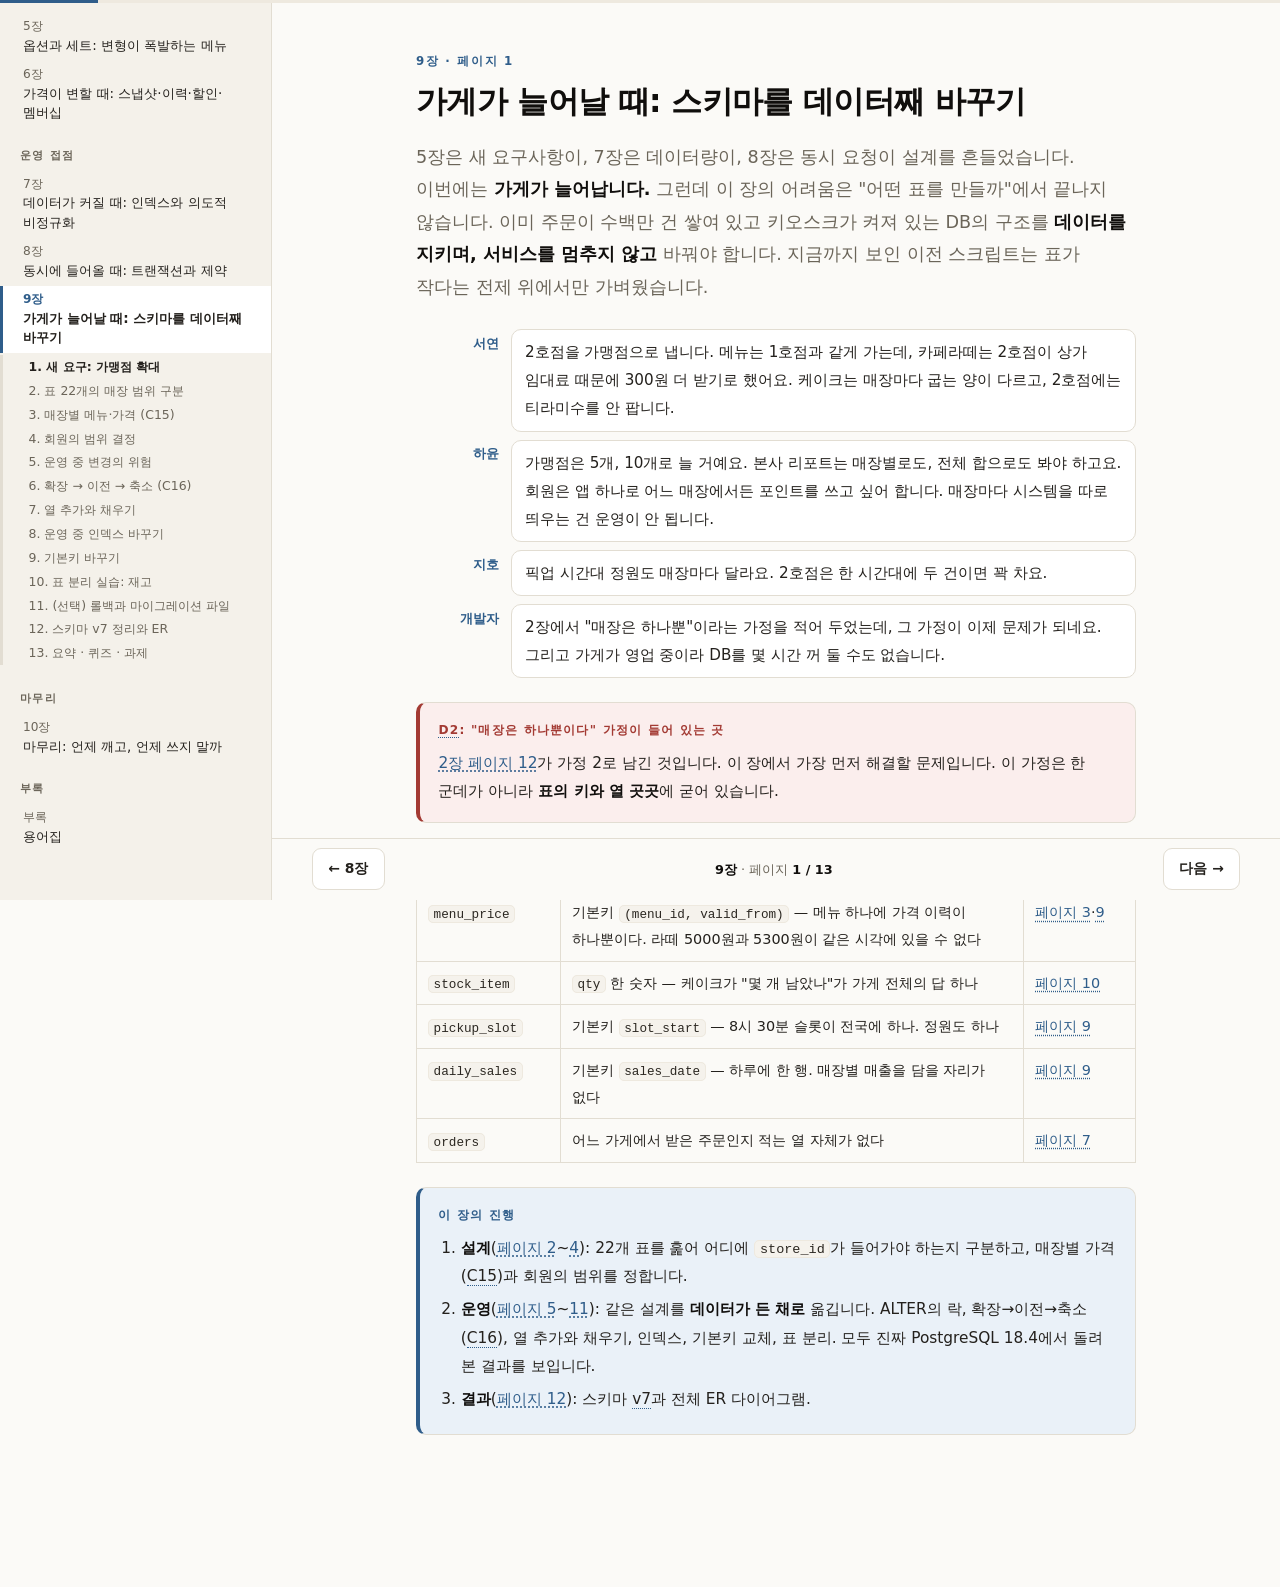
<file: docs/ch09.html>
<!DOCTYPE html>
<html lang="ko" data-chapter="ch09">
<head>
<meta charset="utf-8">
<meta name="viewport" content="width=device-width, initial-scale=1">
<title>9장 · 가게가 늘어날 때: 스키마를 데이터째 바꾸기 — DB 설계 첫걸음</title>
<link rel="stylesheet" href="assets/book.css">
</head>
<body>

<main id="book"><div class="inner">

<!-- ─────────────────────────────────────────── 페이지 1 -->
<section class="screen" data-title="새 요구: 가맹점 확대">
  <p class="kicker">9장 · 페이지 1</p>
  <h1>가게가 늘어날 때: 스키마를 데이터째 바꾸기</h1>

  <p class="lead">5장은 새 요구사항이, 7장은 데이터량이, 8장은 동시 요청이 설계를 흔들었습니다. 이번에는 <b>가게가 늘어납니다.</b>
  그런데 이 장의 어려움은 "어떤 표를 만들까"에서 끝나지 않습니다. 이미 주문이 수백만 건 쌓여 있고 키오스크가 켜져 있는 DB의 구조를
  <b>데이터를 지키며, 서비스를 멈추지 않고</b> 바꿔야 합니다. 지금까지 보인 이전 스크립트는 표가 작다는 전제 위에서만 가벼웠습니다.</p>

  <div class="dialog">
    <div class="line"><div class="who">서연</div><div class="say">
      <p>2호점을 가맹점으로 냅니다. 메뉴는 1호점과 같게 가는데, 카페라떼는 2호점이 상가 임대료 때문에 300원 더 받기로 했어요. 케이크는 매장마다 굽는 양이 다르고, 2호점에는 티라미수를 안 팝니다.</p></div></div>
    <div class="line"><div class="who">하윤</div><div class="say">
      <p>가맹점은 5개, 10개로 늘 거예요. 본사 리포트는 매장별로도, 전체 합으로도 봐야 하고요. 회원은 앱 하나로 어느 매장에서든 포인트를 쓰고 싶어 합니다. 매장마다 시스템을 따로 띄우는 건 운영이 안 됩니다.</p></div></div>
    <div class="line"><div class="who">지호</div><div class="say">
      <p>픽업 시간대 정원도 매장마다 달라요. 2호점은 한 시간대에 두 건이면 꽉 차요.</p></div></div>
    <div class="line"><div class="who">개발자</div><div class="say">
      <p>2장에서 "매장은 하나뿐"이라는 가정을 적어 두었는데, 그 가정이 이제 문제가 되네요. 그리고 가게가 영업 중이라 DB를 몇 시간 꺼 둘 수도 없습니다.</p></div></div>
  </div>

  <div class="box bad">
    <p class="box-t">D2: "매장은 하나뿐이다" 가정이 들어 있는 곳</p>
    <p>2장 페이지 12가 가정 2로 남긴 것입니다. 이 장에서 가장 먼저 해결할 문제입니다. 이 가정은 한 군데가 아니라 <b>표의 키와 열 곳곳</b>에 굳어 있습니다.</p>
  </div>

  <div class="table-wrap">
    <table>
      <tr><th style="width:9rem">v6의 표</th><th>굳어 있는 가정</th><th style="width:7rem">다시 볼 곳</th></tr>
      <tr><td><code>menu_price</code></td><td>기본키 <code>(menu_id, valid_from)</code> — 메뉴 하나에 가격 이력이 하나뿐이다. 라떼 5000원과 5300원이 같은 시각에 있을 수 없다</td><td>페이지 3·9</td></tr>
      <tr><td><code>stock_item</code></td><td><code>qty</code> 한 숫자 — 케이크가 "몇 개 남았나"가 가게 전체의 답 하나</td><td>페이지 10</td></tr>
      <tr><td><code>pickup_slot</code></td><td>기본키 <code>slot_start</code> — 8시 30분 슬롯이 전국에 하나. 정원도 하나</td><td>페이지 9</td></tr>
      <tr><td><code>daily_sales</code></td><td>기본키 <code>sales_date</code> — 하루에 한 행. 매장별 매출을 담을 자리가 없다</td><td>페이지 9</td></tr>
      <tr><td><code>orders</code></td><td>어느 가게에서 받은 주문인지 적는 열 자체가 없다</td><td>페이지 7</td></tr>
    </table>
  </div>

  <div class="box note">
    <p class="box-t">이 장의 진행</p>
    <ol>
      <li><b>설계</b>(페이지 2~4): 22개 표를 훑어 어디에 <code>store_id</code>가 들어가야 하는지 구분하고, 매장별 가격(C15)과 회원의 범위를 정합니다.</li>
      <li><b>운영</b>(페이지 5~11): 같은 설계를 <b>데이터가 든 채로</b> 옮깁니다. ALTER의 락, 확장→이전→축소(C16), 열 추가와 채우기, 인덱스, 기본키 교체, 표 분리. 모두 진짜 PostgreSQL 18.4에서 돌려 본 결과를 보입니다.</li>
      <li><b>결과</b>(페이지 12): 스키마 v7과 전체 ER 다이어그램.</li>
    </ol>
  </div>
</section>
<!-- ─────────────────────────────────────────── 페이지 2 -->
<section class="screen" data-title="표 22개의 매장 범위 구분">
  <p class="kicker">9장 · 페이지 2</p>
  <h2>표 22개의 매장 범위 구분</h2>

  <p>"모든 표에 <code>store_id</code>를 붙이면 되지 않나요?"가 첫 반응이지만, 그러면 회원이 매장마다 따로 생기고 옵션 정의가 열 벌이 됩니다. 표마다 이 세 질문을 던져 <span class="term" data-term="storescope">매장 범위</span>를 구분합니다.</p>

  <div class="table-wrap">
    <table>
      <tr><th style="width:2.2rem">#</th><th>질문</th><th style="width:11rem">예라면</th></tr>
      <tr><td>1</td><td>이 행의 <b>값</b>이 매장마다 달라질 수 있는가? 또는 이 행이 <b>한 매장에서 일어난 사건</b>인가?</td><td><b>매장 소유</b>: <code>store_id</code>가 들어간다</td></tr>
      <tr><td>2</td><td>1번이 아니라면, 이 행은 <b>부모 행을 따라가면</b> 어느 매장인지 알 수 있는가?</td><td><b>상속</b>: 열을 더하지 않는다</td></tr>
      <tr><td>3</td><td>둘 다 아니라면</td><td><b>브랜드 공통</b>: 모든 매장이 같은 행을 본다</td></tr>
    </table>
  </div>

  <figure class="fig">
<svg viewBox="0 0 740 324" role="img" aria-label="v6 표 22개를 매장 소유 5개, 상속 4개, 브랜드 공통 13개로 나누고 새 표 3개를 더한 분류 지도"><g class="svg-line" fill="none" stroke-width="1.4"><rect x="10" y="22" width="134" height="38" rx="5" style="fill:none;stroke:var(--accent)"/><rect x="154" y="22" width="134" height="38" rx="5" style="fill:none;stroke:var(--accent)"/><rect x="298" y="22" width="134" height="38" rx="5" style="fill:none;stroke:var(--accent)"/><rect x="442" y="22" width="134" height="38" rx="5" style="fill:none;stroke:var(--accent)"/><rect x="586" y="22" width="134" height="38" rx="5" style="fill:none;stroke:var(--accent)"/><rect x="10" y="90" width="172" height="30" rx="5" stroke-dasharray="6 4"/><rect x="192" y="90" width="172" height="30" rx="5" stroke-dasharray="6 4"/><rect x="374" y="90" width="172" height="30" rx="5" stroke-dasharray="6 4"/><rect x="556" y="90" width="172" height="30" rx="5" stroke-dasharray="6 4"/><rect x="10" y="150" width="138" height="28" rx="5"/><rect x="156" y="150" width="138" height="28" rx="5"/><rect x="302" y="150" width="138" height="28" rx="5"/><rect x="448" y="150" width="138" height="28" rx="5"/><rect x="594" y="150" width="138" height="28" rx="5"/><rect x="10" y="186" width="138" height="28" rx="5"/><rect x="156" y="186" width="138" height="28" rx="5"/><rect x="302" y="186" width="138" height="28" rx="5"/><rect x="448" y="186" width="138" height="28" rx="5"/><rect x="594" y="186" width="138" height="28" rx="5"/><rect x="10" y="222" width="138" height="28" rx="5"/><rect x="156" y="222" width="138" height="28" rx="5"/><rect x="302" y="222" width="138" height="28" rx="5"/><rect x="10" y="276" width="172" height="38" rx="5" style="fill:none;stroke:var(--accent)"/><rect x="192" y="276" width="172" height="38" rx="5" style="fill:none;stroke:var(--accent)"/><rect x="374" y="276" width="172" height="38" rx="5" style="fill:none;stroke:var(--accent)"/></g><text x="77" y="36" class="svg-fg" font-size="11.5" font-weight="700" text-anchor="middle">orders</text><text x="77" y="50" class="svg-muted" font-size="9.5" text-anchor="middle">어느 매장의 주문인가</text><text x="221" y="36" class="svg-fg" font-size="11.5" font-weight="700" text-anchor="middle">menu_price</text><text x="221" y="50" class="svg-muted" font-size="9.5" text-anchor="middle">매장별 가격 이력</text><text x="365" y="36" class="svg-fg" font-size="11.5" font-weight="700" text-anchor="middle">pickup_slot</text><text x="365" y="50" class="svg-muted" font-size="9.5" text-anchor="middle">매장별 정원</text><text x="509" y="36" class="svg-fg" font-size="11.5" font-weight="700" text-anchor="middle">daily_sales</text><text x="509" y="50" class="svg-muted" font-size="9.5" text-anchor="middle">매장별 일 요약</text><text x="653" y="36" class="svg-fg" font-size="11.5" font-weight="700" text-anchor="middle">stock_item</text><text x="653" y="50" class="svg-muted" font-size="9.5" text-anchor="middle">수량 열만 매장별</text><text x="96" y="109" class="svg-fg" font-size="11.5" font-weight="700" text-anchor="middle">order_line</text><text x="278" y="109" class="svg-fg" font-size="11.5" font-weight="700" text-anchor="middle">order_line_option</text><text x="460" y="109" class="svg-fg" font-size="11.5" font-weight="700" text-anchor="middle">order_line_pick</text><text x="642" y="109" class="svg-fg" font-size="11.5" font-weight="700" text-anchor="middle">order_discount</text><text x="79" y="168" class="svg-fg" font-size="11.5" font-weight="700" text-anchor="middle">membership_grade</text><text x="225" y="168" class="svg-fg" font-size="11.5" font-weight="700" text-anchor="middle">menu</text><text x="371" y="168" class="svg-fg" font-size="11.5" font-weight="700" text-anchor="middle">member</text><text x="517" y="168" class="svg-fg" font-size="11.5" font-weight="700" text-anchor="middle">option_group</text><text x="663" y="168" class="svg-fg" font-size="11.5" font-weight="700" text-anchor="middle">option_item</text><text x="79" y="204" class="svg-fg" font-size="11.5" font-weight="700" text-anchor="middle">menu_option_group</text><text x="225" y="204" class="svg-fg" font-size="11.5" font-weight="700" text-anchor="middle">set_slot</text><text x="371" y="204" class="svg-fg" font-size="11.5" font-weight="700" text-anchor="middle">set_slot_menu</text><text x="517" y="204" class="svg-fg" font-size="11.5" font-weight="700" text-anchor="middle">coupon</text><text x="663" y="204" class="svg-fg" font-size="11.5" font-weight="700" text-anchor="middle">coupon_issue</text><text x="79" y="240" class="svg-fg" font-size="11.5" font-weight="700" text-anchor="middle">point_ledger</text><text x="225" y="240" class="svg-fg" font-size="11.5" font-weight="700" text-anchor="middle">menu_recipe</text><text x="371" y="240" class="svg-fg" font-size="11.5" font-weight="700" text-anchor="middle">option_recipe</text><text x="96" y="290" class="svg-fg" font-size="11.5" font-weight="700" text-anchor="middle">store</text><text x="96" y="304" class="svg-muted" font-size="9.5" text-anchor="middle">매장 한 곳</text><text x="278" y="290" class="svg-fg" font-size="11.5" font-weight="700" text-anchor="middle">store_menu</text><text x="278" y="304" class="svg-muted" font-size="9.5" text-anchor="middle">매장 메뉴판</text><text x="460" y="290" class="svg-fg" font-size="11.5" font-weight="700" text-anchor="middle">store_stock</text><text x="460" y="304" class="svg-muted" font-size="9.5" text-anchor="middle">매장별 재고 수량</text><text x="10" y="14" class="svg-fg" font-size="11" font-weight="700">① 매장 소유 — 행이 매장마다 달라진다 (store_id가 들어간다)</text><text x="10" y="82" class="svg-fg" font-size="11" font-weight="700">② 상속 — 부모 주문(order_id)이 매장을 안다. 열을 더하지 않는다</text><text x="10" y="142" class="svg-fg" font-size="11" font-weight="700">③ 브랜드 공통 — 모든 매장이 같은 행을 본다</text><text x="10" y="268" class="svg-fg" font-size="11" font-weight="700">새로 생기는 표 셋</text></svg>
    <figcaption>v6의 표 22개(①②③)와 새로 생기는 표 3개. 색 테두리는 매장이 키나 열로 들어가는 표, 점선은 부모를 따라 매장을 아는 표입니다. <code>stock_item</code>은 한 표에 <b>두 종류의 사실</b>(품목 정의, 매장별 수량)이 섞여 있어 페이지 10에서 쪼갭니다.</figcaption>
  </figure>

  <h3>라인 표에 store_id를 적지 않는 이유</h3>

  <p><code>order_line</code>의 한 행에 <code>store_id</code>를 적었다고 합시다. 이 값은 <code>order_id</code>만으로 정해집니다(<code>order_id → store_id</code>). 기본키 <code>(order_id, line_no)</code>의 <b>일부만으로 정해지는 열</b>이므로 3장의 <span class="term" data-term="partdep">부분 종속</span>, 곧 2NF 위반입니다. 두 곳에 적힌 매장이 어긋나면(주문은 2호점인데 라인은 1호점) 어느 쪽이 맞는지 DB는 모릅니다. 그래서 <code>order_line</code>, <code>order_line_option</code>, <code>order_line_pick</code>, <code>order_discount</code> 네 표는 <b>주문을 따라가서</b> 매장을 알고, 새 열이 없으며 기본키도 그대로입니다.</p>

  <div class="box note">
    <p class="box-t">애매한 표 셋의 판단</p>
    <p><b><code>point_ledger</code></b>는 <code>order_id</code>를 가지니 상속처럼 보이지만, 행의 주인은 <b>회원</b>입니다. 잔액은 회원의 모든 행의 합이라 매장별로 쪼개면 "어느 매장에서든 쓴다"가 깨집니다(페이지 4). 브랜드 공통입니다.
    <b><code>menu_recipe</code>·<code>option_recipe</code></b>는 "라떼 한 잔에 원두 18g"이라는 <b>메뉴의 성질</b>이지 매장의 성질이 아닙니다. 브랜드 공통입니다(매장마다 레시피가 달라지면 그때 키를 넓힙니다).
    <b><code>option_item</code></b>의 가격은 6장 결정대로 이력이 없는 "지금 값"이고, 이 장은 <b>옵션 가격을 매장 공통</b>으로 둡니다. 샷 추가 가격이 매장마다 달라지는 요구는 아직 없습니다(한계로 남깁니다).</p>
  </div>

  <details class="fold">
    <summary>반대 의견: 자식 표에도 store_id를 넣고 DB가 일치를 강제하는 설계</summary>
    <div class="fold-body">
      <p>"어느 매장 라인인지 라인 표만 봐도 알고 싶다", "매장이 안 파는 메뉴가 주문 라인에 들어오는 것을 DB가 막았으면 한다"는 요구가 있으면 자식에 <code>store_id</code>를 복사하고 <b>복합 외래키 두 개</b>를 겁니다. <code>orders</code>에 <code>UNIQUE (order_id, store_id)</code>를 두고, 라인 표가 <code>(order_id, store_id)</code>로 <code>orders</code>를, <code>(store_id, menu_id)</code>로 <code>store_menu</code>(페이지 3)를 가리킵니다. 실제 서버에서 실행한 결과, 주문 801(2호점)에 <code>store_id</code> 1인 라인은 <code>violates foreign key constraint "line_x_order_id_store_id_fkey"</code>, 2호점이 취급하지 않는 메뉴 4는 <code>line_x_store_id_menu_id_fkey</code>로 거부되었습니다. 이 방식은 <b>매장 일관성을 DB가 지키는 대신</b> 자식 표마다 열 하나와 복합 외래키가 늘고, 부분 종속이라는 중복을 <b>제약으로 감시하며 받아들이는</b> 것입니다. 이 교재 v7은 "그 매장이 파는 메뉴만 주문받는다"를 <b>주문 생성 트랜잭션</b>이 지키게 하고(페이지 10: 가격 조회가 <code>store_id</code>로 걸러 행이 없으면 주문을 거부), 자식 표는 건드리지 않습니다.</p>
    </div>
  </details>
</section>
<!-- ─────────────────────────────────────────── 페이지 3 -->
<section class="screen" data-title="매장별 메뉴·가격 (C15)">
  <p class="kicker">9장 · 페이지 3</p>
  <h2>매장별 메뉴·가격 (C15)</h2>

  <p>규칙 C15는 "매장마다 판매 메뉴·가격이 다를 수 있다"입니다. 먼저 떠오르는 풀이는 "<code>menu</code>의 가격을 <code>menu</code> + <code>store_menu</code>로 쪼갠다"입니다. 그런데 6장이 <code>menu</code>에서 <code>price</code>를 이미 지웠습니다. 가격은 <code>menu_price</code>(이력)가 가지고 있어서 <code>menu</code>에는 쪼갤 가격 열이 남아 있지 않습니다. 그래서 매장별 가격을 <b>어디에 둘지</b>부터 다시 따져 봅니다.</p>

  <div class="table-wrap">
    <table>
      <tr><th style="width:8rem">방법</th><th>구조</th><th>판단</th></tr>
      <tr><td>가격 열을 <code>store_menu</code>에</td><td><code>store_menu(store_id, menu_id, price)</code></td><td>기각. 6장이 <code>menu.price</code>를 지운 이유(지금 값과 이력의 열린 행이 같은 사실의 중복)가 그대로 되살아나고, 매장별 <b>가격 이력</b>이 사라진다</td></tr>
      <tr><td>본사 기본가 + 매장 예외</td><td><code>store_id</code>가 NULL이면 전 매장 공통 행</td><td>기각. 기본키 열은 NULL일 수 없고, "예외가 있으면 그것, 없으면 기본"이라는 조회가 모든 가격 질문에 붙는다</td></tr>
      <tr><td><b><code>menu_price</code>에 <code>store_id</code></b></td><td>가격 이력이 매장별로 갈라진다. 매장마다 <b>명시적인 행</b></td><td><b>채택</b>. 가격을 두는 표가 <code>menu_price</code> 한 곳이라는 6장의 결정이 유지된다. 본사 일괄 인상은 한 문장의 <code>INSERT ... SELECT</code></td></tr>
    </table>
  </div>

  <p>그러면 <code>store_menu</code>는 무엇을 담을까요. <b>"이 매장 메뉴판에 이 메뉴가 있다, 그리고 지금 팔고 있다"</b>는 사실입니다. 가격이 아닌, 매장과 메뉴 사이의 N:M 관계입니다. 2호점은 티라미수를 취급하지 않으므로 <code>store_menu</code>에 그 행이 없고, 메뉴판에 있지만 오늘은 팔지 않는 것은 <code>is_active = FALSE</code>입니다. <code>menu.is_active</code>는 <b>브랜드 전체의 단종</b>으로 남고, 매장 단위의 판매 여부가 <code>store_menu.is_active</code>입니다(두 값의 의미가 다르다는 점은 6장 스냅샷과 같은 논리입니다). C15의 <code>PK(store_id, menu_id)</code>가 이 표의 기본키입니다. 그리고 <code>menu_price</code>는 이 표를 가리켜 <b>"메뉴판에 없는 메뉴에는 가격을 붙일 수 없다"</b>를 DB가 지키게 합니다.</p>

<pre><span class="cap">-- v7: 새 표 둘과 바뀐 menu_price (v7 기준 DDL 중 이 페이지의 부분)</span><code>-- 매장 한 곳 (1호점도 가맹점도 한 행). 번호는 대리키
CREATE TABLE store (
    store_id  INTEGER PRIMARY KEY,
    name      TEXT    NOT NULL UNIQUE
              CHECK (name &lt;&gt; '' AND name = btrim(name))
);

-- 이 매장 메뉴판에 오른 메뉴. is_active 는 지금 이 매장에서 파는가
CREATE TABLE store_menu (
    store_id   INTEGER NOT NULL REFERENCES store (store_id),
    menu_id    INTEGER NOT NULL REFERENCES menu (menu_id),
    is_active  BOOLEAN NOT NULL DEFAULT TRUE,
    PRIMARY KEY (store_id, menu_id)
);

-- 매장별 메뉴 가격의 유효 기간 (valid_to 가 NULL 이면 끝나는 때가 정해지지 않은 행이다)
CREATE TABLE menu_price (
    menu_id     INTEGER     NOT NULL,
    valid_from  TIMESTAMPTZ NOT NULL,
    valid_to    TIMESTAMPTZ,
    price       INTEGER     NOT NULL CHECK (price &gt;= 0),
    store_id    INTEGER     NOT NULL,
    PRIMARY KEY (store_id, menu_id, valid_from),
    FOREIGN KEY (store_id, menu_id) REFERENCES store_menu (store_id, menu_id),
    CHECK (valid_to IS NULL OR valid_to &gt; valid_from),
    EXCLUDE USING gist (store_id WITH =, menu_id WITH =,
                        tstzrange(valid_from, valid_to) WITH &amp;&amp;)
);
</code></pre>

  <ol class="notes">
    <li><span class="ln">1~6행</span> <code>store</code>는 매장 한 곳이 한 행입니다. 번호는 대리키이고 이름은 겹치지 않으며(<code>UNIQUE</code>) 빈 문자열과 양끝 공백을 막습니다(4장과 같은 관용구).</li>
    <li><span class="ln">9~14행</span> <code>store_menu</code>의 기본키 <code>(store_id, menu_id)</code>가 C15입니다. 같은 메뉴가 한 매장에 두 번 오를 수 없습니다. 두 열이 각각 부모를 가리키는 외래키입니다.</li>
    <li><span class="ln">17~22행</span> <code>menu_price</code>의 열은 v6 그대로이고 <code>store_id</code>가 <b>맨 끝</b>에 붙었습니다. 열 순서를 지킨 것은 기존 표에 <code>ADD COLUMN</code>으로 더하면 열이 끝에 붙기 때문입니다(페이지 12에서 이전한 DB와 처음부터 만든 DB를 비교한 결과를 적습니다).</li>
    <li><span class="ln">23행</span> 기본키는 <code>(store_id, menu_id, valid_from)</code>입니다. <b>열 순서와 키 순서는 별개</b>입니다. 키에서는 <code>store_id</code>가 앞에 와야 "한 매장의 한 메뉴의 이력"이 한 덩어리로 정렬됩니다.</li>
    <li><span class="ln">24행</span> <b>복합 외래키</b>가 <code>(store_id, menu_id)</code> 쌍을 통째로 <code>store_menu</code>에 겁니다. v6의 <code>menu_id → menu</code> 외래키는 이것이 대신하므로 사라집니다(<code>store_menu</code>가 이미 <code>menu</code>를 가리킨다).</li>
    <li><span class="ln">26~27행</span> 6장의 겹침 방지가 <b>매장 단위로 넓어졌습니다.</b> <code>store_id WITH =</code>가 앞에 붙어 "같은 매장·같은 메뉴의 기간끼리만" 겹치면 안 됩니다. 1호점의 5000원과 2호점의 5300원은 같은 시각에 있어도 됩니다. 그래서 나중에는 이 <code>EXCLUDE</code>를 어떻게 바꿔 끼우느냐가 문제가 됩니다. 페이지 9에서 다시 봅니다.</li>
  </ol>

  <p>실제 서버에서 돌려 보았습니다. 2호점의 라떼를 11월 1일부터 5500원으로 올리려면 6장과 같이 열린 행을 닫고 새 행을 넣되 <code>store_id</code>로 한 매장만 고릅니다(1호점은 그대로). 본사가 아메리카노를 전 매장 5000원으로 올릴 때는 닫는 <code>UPDATE</code>를 <code>store_id</code> 조건 없이, 새 행은 <code>INSERT INTO menu_price (...) SELECT store_id, menu_id, '2026-11-15 00:00+09', 5000 FROM store_menu WHERE menu_id = 1</code> 한 문장으로 두 매장의 행을 넣었습니다. 취급하지 않는 메뉴에 가격을 넣으면 <code>violates foreign key constraint "menu_price_store_id_menu_id_fkey"</code>로 거부됩니다.</p>

  <div class="box warn">
    <p class="box-t">남은 문제</p>
    <p>이 표들을 <b>데이터가 든 채로</b> v6에서 v7로 바꿔야 합니다. 새 <code>EXCLUDE</code>와 기본키가 옛 것을 대체하기 전에는 2호점의 가격 행을 넣을 수 없고(옛 기본키 <code>(menu_id, valid_from)</code>가 같은 메뉴의 두 번째 <code>-infinity</code> 행을 <code>duplicate key value violates unique constraint "menu_price_pkey"</code>로 거부, 실행 확인), 옛 것을 먼저 지우면 그사이 무방비입니다. 문제는 순서입니다(페이지 6~9).</p>
    <p>(<code>-infinity</code>: 6장 페이지 11의 이전이 "언제부터 그 가격이었는지 모르는" 옛 가격을 이력의 첫 행으로 옮기며 적은 시작 시각입니다. 2호점의 첫 가격 행도 같은 시작으로 넣으므로, 매장이 키에 없으면 메뉴마다 이 행이 둘이 됩니다.)</p>
  </div>
</section>
<!-- ─────────────────────────────────────────── 페이지 4 -->
<section class="screen" data-title="회원의 범위 결정">
  <p class="kicker">9장 · 페이지 4</p>
  <h2>회원의 범위 결정</h2>

  <p>페이지 2에서 <code>member</code>를 브랜드 공통으로 분류했지만 이것은 설계의 가장 큰 결정 하나이므로 근거를 따로 적습니다. 두 선택지는 표 모양이 이렇게 달라집니다.</p>

  <div class="table-wrap">
    <table>
      <tr><th style="width:7.5rem">선택지</th><th>표 모양</th><th>따라오는 것</th></tr>
      <tr><td><b>A. 브랜드 전체</b></td><td><code>member</code> 그대로. 매장과 무관</td><td>같은 사람이 한 행. 전화번호는 브랜드에서 하나(<code>UNIQUE</code> 유지)</td></tr>
      <tr><td><b>B. 매장 소속</b></td><td><code>member(store_id, member_id, ...)</code>, 전화번호는 <code>UNIQUE (store_id, phone)</code></td><td>같은 사람이 가 본 매장 수만큼 행이 생긴다. 포인트·등급·쿠폰이 매장 안에 갇힌다</td></tr>
      <tr><td>C. A + 주 이용 매장</td><td>A에 선택 열 <code>home_store_id</code></td><td>필요가 생기면 <b>열 하나만 더하면</b> 되므로 지금은 만들지 않는다</td></tr>
    </table>
  </div>

  <h3>A안을 택한 근거</h3>
  <ol>
    <li><b>이미 쌓인 설계가 회원 단위입니다.</b> 6장의 포인트 원장은 <code>member_id</code>의 행 합계가 잔액이고(C12), 등급 할인과 쿠폰 발급(C11)도 회원에 붙어 있습니다. 하윤의 요구 "어느 매장에서든 포인트를 쓴다"는 잔액이 한 곳에 있다는 뜻입니다. B를 택하면 이 세 구조를 모두 <code>(store_id, member_id)</code>로 다시 짜야 합니다.</li>
    <li><b>같은 사람이 같은 행이어야 중복이 안 생깁니다.</b> 전화번호가 회원을 식별하는 업무 규칙(<code>phone</code> <code>UNIQUE</code>)은 "한 사람 = 한 행"입니다. B에서는 한 사람이 매장마다 다른 <code>member_id</code>를 가져 3장의 중복(같은 사실이 여러 곳)이 생깁니다.</li>
    <li><b>되돌리기 쉬운 쪽이 A입니다.</b> A에서 B로 가려면 행을 쪼개야 하지만, A에 "주 이용 매장"이나 "가맹점별 동의"를 열·표로 <b>더하는 것</b>은 확장만으로 됩니다.</li>
  </ol>

  <h3>같은 판단을 적용하는 다른 표</h3>

  <div class="table-wrap">
    <table>
      <tr><th style="width:8rem">표</th><th>범위</th><th>이유와 한계</th></tr>
      <tr><td><code>point_ledger</code></td><td>브랜드 전체</td><td>잔액은 회원의 합계. 적립·사용이 일어난 매장은 <code>order_id</code>를 따라 <code>orders.store_id</code>로 알 수 있다(원장에 열을 더하지 않는다). 매장 사이 포인트 <b>정산</b>(적립 매장과 사용 매장이 다를 때 누가 부담하나)은 업무 계약의 문제라 이 교재는 규칙을 정하지 않는다</td></tr>
      <tr><td><code>coupon</code>, <code>coupon_issue</code></td><td>브랜드 전체</td><td>쿠폰은 모든 매장에서 쓰인다고 가정. 매장 한정 쿠폰이 필요하면 <code>coupon_store(coupon_id, store_id)</code> 연결 표를 <b>더하고</b> 주문 트랜잭션이 확인한다(만들지 않음)</td></tr>
      <tr><td><code>membership_grade</code></td><td>브랜드 전체</td><td>등급과 할인율은 본사 정책</td></tr>
      <tr><td><code>option_item</code></td><td>브랜드 전체</td><td>옵션 가격이 매장마다 다른 요구는 아직 없다. 생기면 <code>menu_price</code>와 같은 모양의 표를 하나 더 둔다(6장 결정과 같음)</td></tr>
    </table>
  </div>

  <div class="box warn">
    <p class="box-t">이 결정의 비용: 매장을 가로지르는 회원 락</p>
    <p>8장의 주문 생성 트랜잭션은 맨 처음 <code>member</code> 행을 <code>FOR UPDATE</code>로 잠가 한 회원의 동시 주문을 한 줄로 세웁니다. 회원이 브랜드 공통이므로 <b>같은 회원이 두 매장에서 동시에 주문하면 서로 기다립니다.</b> 실제 서버에서 확인했습니다. 한 연결이 회원 2번을 잠근 동안 다른 연결의 <code>SELECT ... FOR UPDATE</code>는 <code>pg_stat_activity</code>에서 <code>wait_event_type = 'Lock'</code>으로 대기했고, 첫 연결이 끝나자 풀렸습니다. 쿠폰·포인트를 한 번에 한 주문씩 처리해야 정확하므로 <b>의도한 직렬화</b>이고, 같은 회원의 동시 주문은 드물어 비용도 작습니다. 반면 <b>다른 회원</b>의 주문은 매장이 같든 다르든 회원 락에서 부딪치지 않습니다.</p>
  </div>

  <details class="fold">
    <summary>반대 의견: 매장마다 DB를 따로 두는 설계</summary>
    <div class="fold-body">
      <p>한 시스템을 여러 고객(여기서는 매장)이 나눠 쓰는 구조를 <span class="term" data-term="multitenant">멀티테넌시</span>라 부릅니다. 이 장은 <b>공유 스키마 + <code>store_id</code> 열</b>을 택했지만 세 가지 길이 있습니다. ① 매장마다 DB를 따로: 격리가 가장 강하고 한 매장의 사고가 번지지 않지만, 본사 리포트와 "어느 매장에서든 포인트"가 DB 사이 조인이 되어 앱이 합쳐야 하고, 스키마 변경(이 장 전체)을 <b>매장 수만큼 반복</b>해야 합니다. ② 매장마다 스키마를 따로(같은 DB): 중간 정도. ③ 공유 스키마: 변경은 한 번이지만 <b>매장 조건을 빠뜨린 쿼리 하나가 다른 매장 데이터를 보여 줍니다.</b> 가맹점이 수십 곳이고 회원이 공통이므로 ③이 맞다는 것이 이 교재의 판단입니다. ①의 비용은 매장 수에 비례하므로 매장이 많아질수록 불리해지고, ①이 정당해지는 것은 매장마다 법·계약상 데이터를 물리적으로 떼어 두어야 하거나 한 매장의 데이터와 부하가 DB 하나를 따로 둘 만큼 클 때입니다. PostgreSQL의 행 단위 보안(RLS)으로 ③에서도 DB가 매장 조건을 강제할 수 있지만 권한 관리라 범위 밖입니다. "가맹점주가 자기 매장 회원만 보게 하는" 개인정보 정책도 DB 설계가 아니라 <b>권한과 계약</b>의 문제입니다.</p>
    </div>
  </details>
</section>
<!-- ─────────────────────────────────────────── 페이지 5 -->
<section class="screen" data-title="운영 중 변경의 위험">
  <p class="kicker">9장 · 페이지 5</p>
  <h2>운영 중 스키마 변경의 위험</h2>

  <p>설계는 정했으니 v6 DB를 v7로 바꿔야 합니다. 개발용 DB라면 <code>ALTER TABLE</code>을 치면 끝입니다. 운영 DB에는 두 가지가 걸려 있습니다.</p>

  <div class="table-wrap">
    <table>
      <tr><th style="width:8rem">위험</th><th>무슨 일이 생기나</th></tr>
      <tr><td><b>① 락 줄 서기</b></td><td><code>ALTER TABLE</code>의 대부분은 그 표에 <span class="term" data-term="tablelock">표 잠금</span>(<code>ACCESS EXCLUSIVE</code>, 읽기까지 막는 가장 센 락)을 요구합니다. 그 표를 이미 읽고 있는 트랜잭션이 하나라도 끝나지 않았으면 ALTER는 <b>기다리고, 그 뒤에 온 요청도 ALTER 뒤에 줄을 섭니다.</b></td></tr>
      <tr><td><b>② 오래 걸리는 작업</b></td><td>표를 다시 쓰거나(재작성), 모든 행을 검사하거나, 모든 행을 고치는 문장은 그동안 락을 잡거나 표를 부풀립니다(페이지 7·8)</td></tr>
      <tr><td><b>③ 데이터 보존</b></td><td>열을 지우는 순간 그 안의 값은 돌아오지 않습니다. 옛 앱이 새 구조에서 조용히 틀린 일을 하기도 합니다(페이지 6)</td></tr>
    </table>
  </div>

  <h3>① 락 줄 서기 재현</h3>

  <p>8장의 락은 "행"에 거는 것이었습니다(그때 "일반 <code>SELECT</code>는 락을 걸지도 기다리지도 않는다"고 한 것은 행 락 이야기입니다). 표 전체에 거는 락은 층이 다르고, 여기서는 <code>SELECT</code>도 가장 약한 표 락(<code>ACCESS SHARE</code>)을 잡습니다. 실제 PostgreSQL에서 연결 셋으로 재현했습니다. 연결 A가 <code>orders</code>를 읽은 채 트랜잭션을 열어 두고(<code>BEGIN</code> 뒤 <code>SELECT</code>, 아직 <code>COMMIT</code> 안 함), B가 <code>ALTER TABLE orders ADD COLUMN store_id INTEGER</code>, C가 단순 <code>SELECT</code>를 보냅니다.</p>

<pre><span class="cap">-- 연결 A: 읽기만 하고 트랜잭션을 안 닫는다 (실제로는 느린 리포트나 잊힌 세션)</span><code>BEGIN;
SELECT order_id FROM orders WHERE order_id = 101;

-- 연결 B: 열 추가 (A 때문에 기다린다)
ALTER TABLE orders ADD COLUMN store_id INTEGER;

-- 연결 C: 평범한 조회 (B 뒤에 줄을 선다)
SELECT order_id FROM orders WHERE order_id = 102;
</code></pre>

  <p><code>pg_locks</code>를 보면 A는 <code>AccessShareLock</code>을 <b>잡고</b>(granted = true), B는 <code>AccessExclusiveLock</code>을 <b>기다리고</b>(false), C는 <code>AccessShareLock</code>을 <b>기다렸습니다</b>(false). 읽기끼리는 서로 막지 않는데, 중간에 ALTER가 끼어들면 C가 A와 충돌하지도 않으면서 막힙니다. 먼저 와서 기다리는 ALTER를 새치기하지 않는 줄 규칙 때문입니다. 결과적으로 <b>가장 짧은 ALTER 한 줄이 가게의 모든 주문 조회를 멈춥니다.</b> A가 끝나자(<code>COMMIT</code>) B는 곧바로 끝났고 C가 풀렸습니다.</p>

  <p>방어는 <code>lock_timeout</code>입니다. <span class="term" data-term="locktimeout">락 타임아웃</span>을 짧게(예: 2초) 걸어 두면 ALTER가 자리를 못 얻을 때 <b>스스로 포기</b>하고 줄이 풀립니다. 같은 실험에서 B에 <code>SET lock_timeout = '2s'</code>를 걸자 2.0초 뒤 <code>ERROR 55P03: canceling statement due to lock timeout</code>이 났고, 그 순간 C의 조회도 통과했습니다. 스키마 변경 스크립트는 <b>맨 앞에 짧은 <code>lock_timeout</code>을 걸고, 실패하면 한가한 때 다시 시도</b>하는 것이 습관입니다.</p>

  <h3>② 오래 걸리는 문장의 시간 측정</h3>

  <p>같은 서버에 <code>orders</code> 200만 행(표 130MB, 인덱스 146MB)을 채워 잰 값입니다(페이지 7·8에서 하나씩 풉니다).</p>

  <div class="table-wrap">
    <table>
      <tr><th>문장</th><th style="width:7rem">걸린 시간</th><th>표 락·부작용</th></tr>
      <tr><td><code>ADD COLUMN store_id INTEGER</code></td><td>1ms</td><td>순간 <code>ACCESS EXCLUSIVE</code>. 표 파일 그대로</td></tr>
      <tr><td><code>ADD COLUMN ... DEFAULT random()</code></td><td>4,601ms</td><td>표를 <b>통째로 다시 씀</b>(파일이 바뀜, 130→178MB), 그동안 <code>ACCESS EXCLUSIVE</code></td></tr>
      <tr><td><code>UPDATE orders SET store_id = 1</code></td><td>16,331ms</td><td>행 락. 표 291MB, 인덱스 292MB로 <b>두 배</b>(죽은 행)</td></tr>
      <tr><td><code>SET NOT NULL</code> (검증 없이)</td><td>1,547ms</td><td>전 행 검사 동안 <code>ACCESS EXCLUSIVE</code></td></tr>
      <tr><td><code>CREATE INDEX</code> (보통)</td><td>약 840ms</td><td><code>SHARE</code> 락. 읽기만 되고 <b>쓰기는 대기</b></td></tr>
    </table>
  </div>

  <div class="box note">
    <p class="box-t">"다운타임을 허용한다"는 현실적인 선택</p>
    <p>무중단이 항상 정답은 아닙니다. 새벽 4시에 10분 점검 창을 열어 한 번에 <code>ALTER</code>를 치는 편이 <b>단계가 적어 실수도 적습니다.</b> 판단 기준은 (1) 가게가 그 시간에 정말 닫혀 있는가(가맹점은 영업시간이 제각각), (2) 표가 얼마나 커서 점검 창 안에 끝나는가, (3) 실패했을 때 되돌릴 시간이 있는가입니다. 이 장의 확장→이전→축소는 점검 창이 없거나 모자랄 때의 길이며, 그 대가는 <b>단계마다 옛 앱과 새 앱이 함께 동작해야 한다</b>는 부담입니다(페이지 6). 재고 수량 복사(페이지 10)처럼 무중단이 오히려 더 어려운 곳에서는 이 장도 짧은 점검 시간을 씁니다.</p>
  </div>

  <div class="box note">
    <p class="box-t">C++ 비유와 그 한계</p>
    <p>운영 중 구조 바꾸기는 <b>옛 바이너리와 새 바이너리가 같은 공유 메모리를 동시에 쓰는 상태에서 구조체 필드를 더하는 일</b>(ABI 호환 유지)과 닮았습니다. 다른 점은 DB에는 "재컴파일해서 한 번에 갈아 끼운다"가 없다는 것입니다. 데이터는 디스크에 남아 있고 앱은 하나씩 배포되므로 <b>옛 모양과 새 모양이 한동안 같이 살아야</b> 합니다.</p>
  </div>
</section>
<!-- ─────────────────────────────────────────── 페이지 6 -->
<section class="screen" data-title="확장 → 이전 → 축소 (C16)">
  <p class="kicker">9장 · 페이지 6</p>
  <h2>확장 → 이전 → 축소 (C16)</h2>

  <p>한 번에 바꾸면 무엇이 깨지는지부터 봅니다. v6 앱이 돌고 있는 DB에서 <code>stock_item.qty</code>를 지우면(실행 확인) 옛 앱의 <code>UPDATE stock_item SET qty = qty - 1 ...</code>는 <code>ERROR 42703: column "qty" does not exist</code>로 <b>모든 주문이 실패</b>합니다. <code>orders.store_id</code>를 <code>NOT NULL</code>로 만든 뒤에 옛 앱이 <code>store_id</code> 없이 주문을 넣으면 <code>null value in column "store_id" of relation "orders" violates not-null constraint</code>입니다. 오류로 드러나는 쪽은 그나마 낫습니다. 2호점이 열린 뒤 옛 앱이 <code>UPDATE pickup_slot SET reserved = reserved + 1 WHERE slot_start = '2026-10-02 08:30+09' AND reserved &lt; capacity</code>를 보내면 <b>오류 없이 두 매장의 슬롯 행 둘을 모두 갱신</b>했습니다(영향 행 2). 옛 앱은 슬롯이 전국에 하나라고 믿기 때문입니다.</p>

  <p>해법은 새 구조를 옛 구조 <b>옆에</b> 먼저 놓는 것입니다. 이것을 <span class="term" data-term="expandcontract">확장→이전→축소</span>(expand-contract)라 부릅니다.</p>

  <figure class="fig">
    <svg viewBox="0 0 740 196" role="img" aria-label="확장, 이전, 축소 세 단계 동안 옛 구조, 새 구조, 옛 앱, 새 앱이 있는 기간을 보이는 타임라인">
      <g class="svg-line" fill="none" stroke-width="1.4">
        <rect x="100" y="10" width="190" height="40" rx="6" style="fill:none;stroke:var(--accent)"/>
        <rect x="295" y="10" width="220" height="40" rx="6" style="fill:none;stroke:var(--accent)"/>
        <rect x="520" y="10" width="210" height="40" rx="6" style="fill:none;stroke:var(--accent)"/>
        <rect x="100" y="68" width="610" height="26" rx="4"/>
        <rect x="100" y="102" width="630" height="26" rx="4"/>
        <rect x="100" y="136" width="415" height="26" rx="4"/>
        <rect x="295" y="170" width="435" height="22" rx="4"/>
      </g>
      <g class="svg-fg" font-size="12" font-weight="700" text-anchor="middle">
        <text x="195" y="27">① 확장</text><text x="405" y="27">② 이전</text><text x="625" y="27">③ 조이기·축소</text>
      </g>
      <g class="svg-muted" font-size="10" text-anchor="middle">
        <text x="195" y="42">새 구조를 더한다 (옛 앱 무관)</text><text x="405" y="42">새 앱 배포, 데이터 채우기·복사</text><text x="625" y="42">조이고(3단계) 옛 것을 지운다(4단계)</text>
      </g>
      <g class="svg-fg" font-size="11" text-anchor="end">
        <text x="92" y="86">옛 구조</text><text x="92" y="120">새 구조</text><text x="92" y="154">옛 앱 (v6)</text><text x="92" y="186">새 앱 (v7)</text>
      </g>
      <g class="svg-muted" font-size="10.5" text-anchor="middle">
        <text x="405" y="85">있다 — 끝(4단계)에서 지운다</text><text x="415" y="119">있다 — 확장에서 생기고, 이전에서 채워지고, 축소에서 조여진다</text>
        <text x="308" y="153">동작해야 한다</text><text x="512" y="185">배포 뒤 새 구조에 쓴다 (재고는 전환까지 옛 열)</text>
      </g>
    </svg>
    <figcaption>각 단계 사이에서 <b>옛 앱도 새 앱도 동작</b>해야 합니다. 새 앱이 완전히 자리 잡았는지 확인한 뒤에야 옛 구조를 지웁니다(4단계). 지우는 일이 되돌릴 수 없는 유일한 단계입니다.</figcaption>
  </figure>

  <p>v6→v7 이전은 이렇게 나뉩니다. 각 단계가 <b>이 장의 어느 페이지</b>에서 설명되는지도 적었습니다.</p>

  <div class="table-wrap">
    <table>
      <tr><th style="width:5.5rem">스크립트 단계</th><th>이 장에서 하는 일</th><th style="width:5rem">페이지</th></tr>
      <tr><td>① 확장</td><td>새 표 셋(<code>store</code>, <code>store_menu</code>, <code>store_stock</code>), 새 열 넷. 옛 앱이 모르는 것만 더하므로 옛 앱은 그대로</td><td>6·7</td></tr>
      <tr><td>② 이전</td><td>새 앱 배포(재고는 아직 <code>stock_item.qty</code>), <code>orders.store_id</code> 채우기, 점검 시간에 재고 수량을 복사하고 재고 경로를 전환</td><td>7·10</td></tr>
      <tr><td>③ 조이기</td><td>NOT NULL·외래키·새 인덱스·새 외래키·넓힌 <code>EXCLUDE</code>를 옛 것 <b>옆에</b> 더한다</td><td>7~9</td></tr>
      <tr><td>④ 축소</td><td>기본키 교체, 옛 외래키·옛 인덱스·옛 열(<code>qty</code>) 삭제</td><td>8~10</td></tr>
    </table>
  </div>

<pre><span class="cap">-- v6 → v7, 1단계 확장 (옛 앱이 몰라도 동작하게 더하기만 한다)</span><code>BEGIN;
-- 새 표 셋은 v7 DDL 그대로 만든다 (store, store_menu, store_stock)
-- 매장 한 곳 (1호점도 가맹점도 한 행). 번호는 대리키
CREATE TABLE store (
    store_id  INTEGER PRIMARY KEY,
    name      TEXT    NOT NULL UNIQUE
              CHECK (name &lt;&gt; '' AND name = btrim(name))
);
INSERT INTO store (store_id, name) VALUES (1, '동백커피 1호점');

-- 이 매장 메뉴판에 오른 메뉴. is_active 는 지금 이 매장에서 파는가
CREATE TABLE store_menu (
    store_id   INTEGER NOT NULL REFERENCES store (store_id),
    menu_id    INTEGER NOT NULL REFERENCES menu (menu_id),
    is_active  BOOLEAN NOT NULL DEFAULT TRUE,
    PRIMARY KEY (store_id, menu_id)
);
INSERT INTO store_menu (store_id, menu_id, is_active)
SELECT 1, menu_id, is_active FROM menu;

-- 매장별 재고: 이 매장에 이 품목이 qty 만큼 남았다
CREATE TABLE store_stock (
    store_id  INTEGER NOT NULL REFERENCES store (store_id),
    item_id   INTEGER NOT NULL REFERENCES stock_item (item_id),
    qty       INTEGER NOT NULL CHECK (qty &gt;= 0),
    PRIMARY KEY (store_id, item_id)
);

-- 새 열: 옛 앱이 몰라도 동작하게 (orders 는 NULL 허용, 작은 표는 상수 기본값)
ALTER TABLE orders ADD COLUMN store_id INTEGER;
ALTER TABLE pickup_slot
    ADD COLUMN store_id INTEGER NOT NULL DEFAULT 1 REFERENCES store (store_id);
ALTER TABLE menu_price ADD COLUMN store_id INTEGER NOT NULL DEFAULT 1;
ALTER TABLE daily_sales
    ADD COLUMN store_id INTEGER NOT NULL DEFAULT 1 REFERENCES store (store_id);
COMMIT;
</code></pre>

  <ol class="notes">
    <li><span class="ln">1행·36행</span> <code>BEGIN</code>부터 <code>COMMIT</code>까지 한 트랜잭션입니다. 중간에 실패하면 전부 취소되어 반쯤 확장된 DB가 남지 않습니다. 이 단계는 더하기뿐이라 전체가 몇 밀리초에 끝납니다.</li>
    <li><span class="ln">3~9행</span> <code>store</code>를 만들고 <b>1호점</b>을 한 행 넣습니다(9행). "기존 행은 전부 1호점"이라는 이전의 약속이 이 행에 기대고 있습니다.</li>
    <li><span class="ln">11~19행</span> <code>store_menu</code>를 만들고 <code>INSERT ... SELECT</code>로 <code>menu</code>의 모든 행을 1호점 메뉴판에 올립니다. <code>is_active</code>는 지금 값을 그대로 복사해 기존 판매 상태를 보존합니다. 같은 값이어도 의미(브랜드 단종 / 이 매장 판매 여부)가 다른 사실입니다.</li>
    <li><span class="ln">21~27행</span> <code>store_stock</code>은 일부러 <b>비워 둡니다.</b> 재고 수량은 계속 변하는 값이라 지금 복사하면 곧 어긋납니다. 2단계에 배포하는 새 앱도 재고는 당분간 <code>stock_item.qty</code>로 다루고, 재고 경로를 <code>store_stock</code>으로 넘기는 일은 페이지 10의 점검 시간에 합니다.</li>
    <li><span class="ln">29~35행</span> 새 열 넷. <b><code>orders</code>는 NULL을 허용하고 기본값도 없이</b> 더하고(30행), 작은 표 셋은 <code>NOT NULL DEFAULT 1</code>로 더합니다. 옛 앱이 이 열을 모르고 행을 넣어도 작은 표는 <code>DEFAULT</code>가 1호점으로 채워 <b>옛 앱이 계속 동작</b>하고, <code>orders</code>는 NULL로 들어와 페이지 7의 채우기가 처리합니다. <code>DEFAULT</code>는 이전용이라 3단계에서 없앱니다(페이지 7).</li>
  </ol>

  <div class="box warn">
    <p class="box-t">남은 문제</p>
    <p>이 장의 스크립트는 단계마다 <code>SET lock_timeout = '2s'</code>를 건 세션에서 실행하는 것을 전제로 합니다(페이지 5). "옛 앱이 모르게"가 이 장 전체의 조건입니다. 열 하나를 더하는 일도 <b>어떤 값으로 채울지, 언제 NOT NULL로 조일지, 옛 앱이 계속 넣는 행은 누가 처리할지</b>를 정해야 합니다. 다음 페이지부터 하나씩 합니다. <code>C16</code>(과거 데이터 보존)은 이전 뒤 점검 조회로 지킵니다. 모든 <code>orders</code>에 <code>store_id</code>가 있는가(<code>SELECT COUNT(*) FROM orders WHERE store_id IS NULL</code>이 0), 재고 합계가 복사 전과 같은가입니다.</p>
  </div>
</section>
<!-- ─────────────────────────────────────────── 페이지 7 -->
<section class="screen" data-title="열 추가와 채우기">
  <p class="kicker">9장 · 페이지 7</p>
  <h2>열 추가와 채우기</h2>

  <p><code>orders</code>에 <code>store_id</code>를 넣는 일은 세 조각입니다. <b>열을 더하고, 기존 200만 행의 값을 채우고(<span class="term" data-term="backfill">backfill</span>), <code>NOT NULL</code>과 외래키로 조입니다.</b> 4장은 "이미 행이 있는 표에 <code>NOT NULL</code> 열을 더하려면 <code>DEFAULT</code>가 있어야 한다"고 했고(4장 페이지 4·6), 5장의 <code>line_no</code> 이전은 "작은 표에서만 가벼운 방법"이라고 했습니다. 그 "큰 표에서는?"에 답합니다. 시간은 페이지 5와 같은 200만 행 서버에서 쟀습니다.</p>

  <div class="table-wrap">
    <table>
      <tr><th style="width:11rem">방법</th><th>걸린 시간</th><th>무슨 일이 일어났나</th></tr>
      <tr><td><code>ADD COLUMN store_id INTEGER</code> (NULL 허용, 기본값 없음)</td><td>1ms</td><td>표 파일이 그대로(<code>pg_relation_filenode</code> 같음). 기존 행은 열이 없는 채로 읽을 때 NULL로 보인다</td></tr>
      <tr><td><code>ADD COLUMN ... NOT NULL DEFAULT 1</code> (<b>상수</b> 기본값)</td><td>2ms</td><td><b>PostgreSQL 11부터</b> 기본값이 비휘발성(상수처럼 모든 행에 같은 값)이면 재작성이 없다. 기본값을 카탈로그에 적어 두고 읽을 때 채워 준다. 파일 그대로</td></tr>
      <tr><td><code>ADD COLUMN ... DEFAULT random()</code> (<b>행마다 다른</b> 값)</td><td>4,601ms</td><td>표를 통째로 다시 씀. 파일이 바뀌고 130→178MB, 그동안 <code>ACCESS EXCLUSIVE</code></td></tr>
      <tr><td><code>UPDATE orders SET store_id = 1</code> 한 번에</td><td>16,331ms</td><td>200만 행이 새 버전으로 복사된다. 표 130→<b>291MB</b>, 인덱스 146→<b>292MB</b>, 죽은 행 200만 개</td></tr>
      <tr><td>10만 행씩 21번 + 사이마다 <code>VACUUM</code></td><td>합 19,348ms, 한 번 최대 917ms</td><td>한 번에 잡는 락이 짧고 죽은 행이 재활용되어 표 <b>168MB</b>에서 멈춘다</td></tr>
    </table>
  </div>

  <p>모든 행에 같은 값(비휘발성 기본값)이라면 두 번째 줄이 가장 빠르고 간단합니다. 이 교재는 <b>작은 표 셋</b>(<code>pickup_slot</code>, <code>menu_price</code>, <code>daily_sales</code>)에 이 지름길을 썼습니다(페이지 6). <code>orders</code>에는 일부러 NULL 허용 열을 더하고 직접 채우는 <b>일반 경로</b>를 씁니다. 이유는 둘입니다. 하나, 이번에는 기존 행이 모두 1호점이라 상수로 채울 수 있지만, 값이 행마다 다르면(5·6장의 스냅샷 이전처럼 다른 표에서 가져올 때) 어차피 이 경로를 써야 합니다. 그래서 여기서 익혀 둡니다. 둘, <code>DEFAULT 1</code>이 붙은 채로 새 앱이 배포되면 앱이 <code>store_id</code>를 <b>빠뜨려도 오류 없이 전부 1호점 주문</b>이 됩니다. 빠뜨림이 조용히 매출을 틀리게 하는 열은 기본값 없이 두어 빠뜨리면 오류로 드러나게 하는 편이 안전합니다.</p>

<pre><span class="cap">-- 2단계 이전: 새 앱을 배포한 뒤 옛 행을 채운다 (이 줄을 범위를 옮겨 가며 반복)</span><code>-- (새 앱을 배포한다: 이제부터 주문에 store_id 를 적는다)
-- 큰 표는 번호 범위로 나눠서 반복한다. 범위마다 별도 트랜잭션, 사이에 VACUUM
UPDATE orders SET store_id = 1
WHERE  store_id IS NULL AND order_id &gt;= 0 AND order_id &lt; 100000;
-- ... 범위를 옮겨 가며 반복한다. 이 예시 데이터는 한 번이면 끝난다
</code></pre>

  <p>범위마다 별도 트랜잭션이어야 락이 짧고(<code>VACUUM</code>은 트랜잭션 안에서 못 돌립니다), 조건에 <code>store_id IS NULL</code>을 달아 <b>몇 번을 다시 돌려도 안전</b>하게(멱등, 7장) 합니다. 새 앱이 배포되기 전에 옛 앱이 넣은 행이나 배포와 채우기 사이에 들어온 행도 마지막 한 번의 채우기가 처리합니다.</p>

<pre><span class="cap">-- 3단계 조이기: NOT NULL과 외래키 (orders 대상), 이전용 기본값 없애기</span><code>-- NOT NULL: CHECK 를 NOT VALID 로 걸고, 검증하고, SET NOT NULL 뒤 CHECK 를 지운다
ALTER TABLE orders
    ADD CONSTRAINT orders_store_id_nn CHECK (store_id IS NOT NULL) NOT VALID;
ALTER TABLE orders VALIDATE CONSTRAINT orders_store_id_nn;
ALTER TABLE orders ALTER COLUMN store_id SET NOT NULL;
ALTER TABLE orders DROP CONSTRAINT orders_store_id_nn;
-- 외래키도 NOT VALID 로 걸고 나중에 검증한다
ALTER TABLE orders ADD CONSTRAINT orders_store_id_fkey
    FOREIGN KEY (store_id) REFERENCES store (store_id) NOT VALID;
ALTER TABLE orders VALIDATE CONSTRAINT orders_store_id_fkey;
-- 이전용 기본값은 없앤다: 앞으로 store_id 를 빠뜨리면 오류가 나야 한다
ALTER TABLE pickup_slot ALTER COLUMN store_id DROP DEFAULT;
ALTER TABLE menu_price ALTER COLUMN store_id DROP DEFAULT;
ALTER TABLE daily_sales ALTER COLUMN store_id DROP DEFAULT;
</code></pre>

  <h3>CHECK를 거친 NOT NULL 적용</h3>

  <p><code>SET NOT NULL</code>을 곧장 치면 DB가 전 행을 훑는 동안(1,547ms) 표 락을 잡고 있습니다. 대신 <code>CHECK (store_id IS NOT NULL)</code>을 <span class="term" data-term="notvalid">NOT VALID</span>로 겁니다. <b>앞으로 들어오는 행만 검사</b>하고 기존 행은 건너뛰므로 순간에 끝나고(실행 확인: 락 <code>ACCESS EXCLUSIVE</code>, 스캔 없음),</p>

  <p>이어서 <code>VALIDATE CONSTRAINT</code>가 기존 행을 훑는데 이때 락은 <code>SHARE UPDATE EXCLUSIVE</code>라 <b>쓰기가 막히지 않습니다</b>(검증에 1,784ms 걸렸고, 그 락을 잡은 트랜잭션이 열려 있는 동안 다른 연결의 <code>INSERT</code>가 바로 통과. 반대로 <code>NOT VALID</code> 없이 <code>CHECK</code>를 걸어 둔 트랜잭션이 열려 있으면 <code>INSERT</code>는 대기).</p>

  <p>검증이 끝난 <code>CHECK</code>가 "NULL이 없다"는 증거라서 그 뒤의 <code>SET NOT NULL</code>은 <b>스캔 없이 1ms</b>에 끝납니다. <code>debug1</code> 알림으로 <code>existing constraints on column "orders.store_id" are sufficient to prove that it does not contain nulls</code>가 찍혔고, 증거 <code>CHECK</code>가 없는 열에서는 <code>verifying table "orders"</code>가 찍히며 1,547ms 걸렸습니다. 이 최적화는 <b>PostgreSQL 12부터</b>입니다.</p>

  <p>외래키도 같은 모양입니다. <code>NOT VALID</code>로 걸면 <code>SHARE ROW EXCLUSIVE</code>가 두 표에 순간 걸리고, <code>VALIDATE</code>(201ms)는 <code>SHARE UPDATE EXCLUSIVE</code>(자식) + <code>ROW SHARE</code>(부모)라 쓰기를 막지 않았습니다.</p>

  <div class="box bad">
    <p class="box-t">NOT VALID CHECK를 거는 시점</p>
    <p>6장 페이지 8의 "<code>NOT VALID</code>를 걸어도 옛 행을 어느 열이든 <code>UPDATE</code>하면 그 행 전체를 다시 검사한다"는 경고가 여기서 실제가 됩니다. 채우기 전에 <code>CHECK (store_id IS NOT NULL) NOT VALID</code>를 걸고 옛 주문의 상태를 바꾸면(<code>UPDATE orders SET status = '취소' WHERE order_id = 101</code>) <code>ERROR 23514: new row for relation "orders" violates check constraint "orders_store_id_nn"</code>이고, 새 앱이 <code>store_id</code>를 빠뜨린 <code>INSERT</code>도 같은 오류입니다(실행 확인). <b>운영 중이면 바리스타의 상태 변경이 전부 실패합니다.</b> 그래서 순서는 <b>확장 → (새 앱이 store_id를 적는다) → 채우기 → 그다음에 제약</b>입니다. 6장이 "전 행 <code>UPDATE</code>가 막힌다"는 이유로 약한 <code>CHECK</code>를 택한 결정이 이 장의 채우기를 가능하게 했습니다.</p>
  </div>

  <p>마지막으로 8장이 남긴 질문, "<code>ALTER TABLE orders ADD COLUMN pickup_start TIMESTAMPTZ REFERENCES pickup_slot (slot_start)</code> 한 줄이 200만 행 표에서 무엇을 하나"의 답입니다. 같은 서버에서 2ms 만에 끝났습니다. 열은 전부 NULL이라 검증할 것이 없고, 대신 한 문장이 <b>세 가지 락</b>을 한꺼번에 잡았습니다. <code>orders</code>에 <code>ACCESS EXCLUSIVE</code>와 <code>SHARE ROW EXCLUSIVE</code>, <code>pickup_slot</code>에 <code>SHARE ROW EXCLUSIVE</code>입니다(<code>pg_locks</code> 확인). 가볍지만 "순간"이라 안전한 것은 줄이 안 설 때뿐이므로(페이지 5) <code>lock_timeout</code> 아래에서 실행해야 합니다.</p>
</section>
<!-- ─────────────────────────────────────────── 페이지 8 -->
<section class="screen" data-title="운영 중 인덱스 바꾸기">
  <p class="kicker">9장 · 페이지 8</p>
  <h2>운영 중 인덱스 바꾸기</h2>

  <p>7장 페이지 7은 "운영 중인 큰 표에 <code>CREATE INDEX</code>는 만드는 동안 쓰기를 막는다. <code>CREATE INDEX CONCURRENTLY</code>가 막지 않고 만드는 길이지만 트랜잭션 안에서 못 쓰는 제약이 따른다"를 남겼습니다. 이 페이지에서 그 약속을 지킵니다. 먼저 어떤 인덱스가 바뀌어야 하는지부터 정합니다.</p>

  <div class="table-wrap">
    <table>
      <tr><th style="width:11rem">7장의 인덱스</th><th>v7</th><th>이유</th></tr>
      <tr><td><code>orders_ordered_at_idx (ordered_at)</code></td><td><code>orders_store_ordered_idx (store_id, ordered_at)</code>로 <b>교체</b></td><td>리포트와 기간 조회는 이제 "한 매장의 기간"이 기본이다. 선두 열 규칙(7장 페이지 4: 복합 인덱스는 앞 열의 조건이 있어야 잘 쓰인다): <code>store_id</code>가 앞에 와야 한 매장의 기간이 한 덩어리로 붙는다. 이 인덱스가 <code>orders.store_id</code> 외래키의 인덱스도 겸한다</td></tr>
      <tr><td><code>orders_open_idx (ordered_at) WHERE 접수·제조중</code></td><td><code>(store_id, ordered_at)</code>로 <b>교체</b></td><td>주방 화면은 자기 매장의 처리 중 주문만 본다</td></tr>
      <tr><td><code>orders_member_ordered_idx (member_id, ordered_at)</code></td><td>그대로</td><td>회원은 브랜드 공통이다(페이지 4)</td></tr>
      <tr><td><code>point_ledger_member_idx</code>, <code>coupon_issue_member_idx</code></td><td>그대로</td><td>같은 이유</td></tr>
      <tr><td>(새 표들의 외래키)</td><td>새 인덱스 없음</td><td>7장의 판정을 따른다(7장 페이지 5: 외래키 열이 복합 키의 앞 열이면 이미 덮였고, 아니면 그 열로 찾는 조회나 부모 삭제가 있을 때만 만든다).<code>store_menu</code>·<code>store_stock</code>·<code>menu_price</code>·<code>pickup_slot</code>·<code>daily_sales</code>는 기본키의 <b>선두 열이 <code>store_id</code></b>라 <code>store_id</code> 외래키는 이미 덮여 있다. 선두가 아닌 <code>store_menu.menu_id</code>·<code>store_stock.item_id</code>는 부모(메뉴·품목)를 지우지 않으므로(메뉴는 판매중지로 남긴다) 인덱스를 두지 않는다</td></tr>
    </table>
  </div>

  <h3>보통 인덱스와 CONCURRENTLY의 비교</h3>

  <p>200만 행 <code>orders</code>에 같은 인덱스를 두 방식으로 만들며, 만드는 중에 다른 연결이 <code>INSERT</code>를 보냈습니다.</p>

  <div class="table-wrap">
    <table>
      <tr><th></th><th>걸린 시간</th><th>표에 건 락</th><th>그사이 INSERT</th></tr>
      <tr><td><code>CREATE INDEX</code></td><td>약 840ms</td><td><code>SHARE</code></td><td><b>대기</b> (약 540ms)</td></tr>
      <tr><td><code>CREATE INDEX CONCURRENTLY</code></td><td>약 940ms</td><td><code>SHARE UPDATE EXCLUSIVE</code></td><td>바로 통과</td></tr>
    </table>
  </div>

  <p>CONCURRENTLY는 표를 두 번 읽고 그사이 들어온 변경을 따라잡는 방식이라 더 오래 걸리는 대신 쓰기를 막지 않습니다. 여기서는 그 차이가 0.1초지만 몇 시간 걸리는 인덱스라면 보통 방식은 그동안 주문이 못 들어옵니다. 또 CONCURRENTLY는 단계마다 <b>먼저 열려 있던 트랜잭션이 끝나기를 기다립니다.</b> 기다리는 동안에도 쓰기는 막지 않지만, 페이지 5의 잊힌 세션 하나가 있으면 인덱스 만들기가 끝나지 않고 서 있습니다. 제약이 둘 있습니다.</p>

  <div class="box warn">
    <p class="box-t">CONCURRENTLY의 제약 둘</p>
    <p><b>① 트랜잭션 블록 안에서 못 씁니다.</b> <code>BEGIN</code> 뒤에 쓰면 <code>ERROR 25001: CREATE INDEX CONCURRENTLY cannot run inside a transaction block</code>입니다(실행 확인). 그래서 이 장의 이전 스크립트는 <b>한 파일을 통째로 <code>BEGIN ... COMMIT</code>으로 감쌀 수 없고</b> 단계마다 따로 실행합니다. 마이그레이션 도구가 파일 하나를 자동으로 트랜잭션에 넣는다면 이 문장은 그 밖에 두어야 합니다(페이지 11).</p>
    <p><b>② 실패하면 무효(INVALID) 인덱스가 남습니다.</b> 값이 겹치는 열에 <code>CREATE UNIQUE INDEX CONCURRENTLY</code>를 걸자 <code>ERROR 23505: could not create unique index "orders_dup_idx"</code>로 실패했고, <code>pg_index.indisvalid = false</code>인 인덱스가 남았습니다. 이 인덱스는 <b>쓰기 때마다 갱신 비용만 내고 조회에는 쓰이지 않으므로</b> <code>DROP INDEX</code>로 치우고 다시 시도합니다.</p>
  </div>

<pre><span class="cap">-- 3단계 조이기 ②: 새 인덱스들 (BEGIN 밖에서 한 문장씩)</span><code>-- 새 유일 인덱스 (BEGIN 밖에서: CONCURRENTLY 는 트랜잭션 블록 안에서 못 쓴다)
CREATE UNIQUE INDEX CONCURRENTLY pickup_slot_pkey_new
    ON pickup_slot (store_id, slot_start);
CREATE UNIQUE INDEX CONCURRENTLY menu_price_pkey_new
    ON menu_price (store_id, menu_id, valid_from);
CREATE UNIQUE INDEX CONCURRENTLY daily_sales_pkey_new
    ON daily_sales (store_id, sales_date);

-- 새 조회 인덱스 (옛 것은 그대로 두고 나란히 만든다)
CREATE INDEX CONCURRENTLY orders_store_ordered_idx
    ON orders (store_id, ordered_at);
CREATE INDEX CONCURRENTLY orders_open_idx_new
    ON orders (store_id, ordered_at) WHERE status IN ('접수', '제조중');
</code></pre>

  <p>위 스크립트는 새 인덱스 다섯 개를 <b>옛 것과 나란히</b> 만듭니다(앞 셋은 페이지 9의 기본키 교체용 유일 인덱스). 그리고 옛 조회 인덱스는 <b>아무도 안 쓰는 것을 확인한 뒤</b>, 축소 단계에서 치웁니다.</p>

<pre><span class="cap">-- 4단계 축소: 옛 조회 인덱스를 치우고 이름을 되돌린다</span><code>-- 옛 조회 인덱스를 치우고 새 이름을 원래 이름으로 돌려놓는다
DROP INDEX CONCURRENTLY orders_ordered_at_idx;
DROP INDEX CONCURRENTLY orders_open_idx;
ALTER INDEX orders_open_idx_new RENAME TO orders_open_idx;
</code></pre>

  <p>같은 이름 <code>orders_open_idx</code>를 쓰려면 <b>새 이름으로 먼저 만들고, 옛 것을 지우고, 이름을 바꾸는</b> 세 걸음이 필요합니다(<code>DROP INDEX CONCURRENTLY</code>도 트랜잭션 밖). 이름을 바꿔 두는 이유는 처음부터 만든 v7과 같은 이름으로 맞춰야 이후 장과 점검 도구가 헷갈리지 않기 때문입니다.</p>

  <div class="box note">
    <p class="box-t">PostgreSQL 18의 skip scan</p>
    <p><code>orders_ordered_at_idx</code>를 지운 뒤 <code>WHERE ordered_at &gt;= ... AND ordered_at &lt; ...</code>(<code>store_id</code> 조건 없음)을 <code>EXPLAIN (ANALYZE)</code>로 실행하자 <code>Index Only Scan using orders_store_ordered_idx</code>에 <code>Index Searches: 4</code>가 찍혔습니다. 선두 열의 값 종류가 적으면 PostgreSQL 18의 <b>skip scan</b>이 선두 열 값마다 한 번씩 찾아 이 인덱스를 씁니다(매장이 수천 곳이면 이득이 사라집니다). 이 덕분에 매장을 가로지르는 본사 집계도 당장은 별도 인덱스 없이 지나갑니다. skip scan이 없는 17 이하에서는 이 집계에 <code>(ordered_at)</code> 인덱스를 남길지 따로 재어 보아야 합니다(이 교재는 18.4에서만 재었습니다).</p>
  </div>
</section>
<!-- ─────────────────────────────────────────── 페이지 9 -->
<section class="screen" data-title="기본키 바꾸기">
  <p class="kicker">9장 · 페이지 9</p>
  <h2>기본키 바꾸기</h2>

  <p>기본키를 <b>바꾸는</b> 표는 셋입니다. <code>menu_price</code> <code>(menu_id, valid_from)</code> → <code>(store_id, menu_id, valid_from)</code>, <code>pickup_slot</code> <code>(slot_start)</code> → <code>(store_id, slot_start)</code>, <code>daily_sales</code> <code>(sales_date)</code> → <code>(store_id, sales_date)</code>. 새로 만드는 <code>store_stock</code>은 처음부터 복합 키입니다. 기본키를 바꾸는 것은 "열 추가"와 달리 <b>그 키를 가리키는 모든 외래키</b>와 <b>그 키의 인덱스</b>를 건드립니다. 순서를 틀리면 다음 오류를 만납니다(실제 서버).</p>

<pre><span class="cap">-- 의존하는 외래키가 있는 기본키는 그냥 못 지운다</span><code>ALTER TABLE pickup_slot DROP CONSTRAINT pickup_slot_pkey;
-- ERROR: cannot drop constraint pickup_slot_pkey on table pickup_slot
--        because other objects depend on it
-- DETAIL: constraint orders_pickup_start_fkey on table orders
--         depends on index pickup_slot_pkey
</code></pre>

  <p><code>pickup_slot</code>이 막히는 까닭은 8장에서 만든 <code>orders.pickup_start</code> 외래키가 이 기본키를 가리키기 때문입니다. <code>CASCADE</code>로 그 외래키까지 한 번에 지우면 그 순간부터 <b>슬롯 없는 주문을 DB가 못 막습니다.</b> 그래서 순서는 "새 것을 먼저 옆에 놓고, 마지막에 한 문장으로 바꾼다"입니다.</p>

  <div class="table-wrap">
    <table>
      <tr><th style="width:2rem">#</th><th>걸음</th><th>이유</th></tr>
      <tr><td>1</td><td><code>store_id</code> 열을 더하고 채운다(페이지 6·7)</td><td>키가 될 열이 먼저 있어야 한다. 기본키 열은 NOT NULL 이어야 한다</td></tr>
      <tr><td>2</td><td>새 유일 인덱스를 <code>CONCURRENTLY</code>로 만든다(페이지 8)</td><td>기본키는 결국 유일 인덱스다. 미리 만들어 두면 교체가 순간이다</td></tr>
      <tr><td>3</td><td><b>새 외래키를 옛 것과 나란히</b> 건다(<code>NOT VALID</code> → <code>VALIDATE</code>)</td><td>옛 외래키를 지우기 전에 새 것이 이미 지키고 있어야 빈틈이 없다. 외래키는 유일 인덱스만 있으면 걸 수 있다(실행 확인)</td></tr>
      <tr><td>4</td><td>한 문장으로 <code>DROP CONSTRAINT 옛_pkey, ADD CONSTRAINT ... PRIMARY KEY USING INDEX 새_인덱스</code></td><td>삭제와 추가가 한 문장이라 키가 없는 순간이 없다. 인덱스 이름은 제약 이름으로 바뀐다</td></tr>
      <tr><td>5</td><td>옛 외래키·옛 <code>EXCLUDE</code>를 지운다</td><td>옛 <code>EXCLUDE</code>는 (4걸음에서 바꾼 옛 기본키처럼) 2호점 가격 행을 거부한다. 옛 외래키는 새 복합 외래키가 생긴 뒤로 중복일 뿐이다</td></tr>
    </table>
  </div>

<pre><span class="cap">-- 3단계 조이기 ③: 새 외래키와 넓힌 EXCLUDE</span><code>-- 새 외래키를 옛 것과 나란히 건다 (NOT VALID 로 걸고 나중에 검증)
ALTER TABLE orders ADD CONSTRAINT orders_store_id_pickup_start_fkey
    FOREIGN KEY (store_id, pickup_start)
    REFERENCES pickup_slot (store_id, slot_start) NOT VALID;
ALTER TABLE orders VALIDATE CONSTRAINT orders_store_id_pickup_start_fkey;
ALTER TABLE menu_price ADD CONSTRAINT menu_price_store_id_menu_id_fkey
    FOREIGN KEY (store_id, menu_id)
    REFERENCES store_menu (store_id, menu_id) NOT VALID;
ALTER TABLE menu_price VALIDATE CONSTRAINT menu_price_store_id_menu_id_fkey;

-- 넓힌 겹침 방지 (EXCLUDE 는 NOT VALID 도 CONCURRENTLY 도 없다. 작은 표라 그냥 건다)
ALTER TABLE menu_price ADD EXCLUDE USING gist (
    store_id WITH =, menu_id WITH =, tstzrange(valid_from, valid_to) WITH &amp;&amp;);
</code></pre>

<pre><span class="cap">-- 4단계 축소: 기본키 교체 (옛 앱이 옛 구조를 더는 안 읽을 때)</span><code>-- (앱이 옛 구조를 더는 읽지 않는 것을 확인한 뒤) 한 트랜잭션으로 갈아 끼운다
BEGIN;
ALTER TABLE orders DROP CONSTRAINT orders_pickup_start_fkey;
ALTER TABLE pickup_slot DROP CONSTRAINT pickup_slot_pkey,
    ADD CONSTRAINT pickup_slot_pkey PRIMARY KEY USING INDEX pickup_slot_pkey_new;
ALTER TABLE menu_price DROP CONSTRAINT menu_price_pkey,
    ADD CONSTRAINT menu_price_pkey PRIMARY KEY USING INDEX menu_price_pkey_new;
ALTER TABLE menu_price DROP CONSTRAINT menu_price_menu_id_fkey;
ALTER TABLE menu_price DROP CONSTRAINT menu_price_menu_id_tstzrange_excl;
ALTER TABLE daily_sales DROP CONSTRAINT daily_sales_pkey,
    ADD CONSTRAINT daily_sales_pkey PRIMARY KEY USING INDEX daily_sales_pkey_new;
COMMIT;
</code></pre>

  <p>이 트랜잭션은 네 표(<code>orders</code>, <code>pickup_slot</code>, <code>menu_price</code>, <code>daily_sales</code>)에 <code>ACCESS EXCLUSIVE</code>를 차례로 잡아 <code>COMMIT</code>까지 잡습니다. 한 표에서 열린 트랜잭션에 막히면 앞에서 잡은 표들까지 잡은 채 기다리므로, 페이지 5대로 짧은 <code>lock_timeout</code> 아래에서 실행하고 실패하면 한가한 때 다시 시도합니다.</p>

  <h3>복합 외래키와 NULL</h3>

  <p><code>orders</code>의 새 외래키 <code>(store_id, pickup_start) → pickup_slot (store_id, slot_start)</code>은 "주문의 슬롯은 <b>같은 매장</b>의 슬롯이어야 한다"를 DB가 강제합니다. 실제 서버에서 2호점 주문이 1호점에만 있는 슬롯을 가리키자 <code>violates foreign key constraint "orders_store_id_pickup_start_fkey"</code>(<code>Key (store_id, pickup_start)=(2, 2026-10-02 09:00:00+09) is not present in table "pickup_slot"</code>)로 거부되었습니다. 단 복합 외래키는 열 하나라도 NULL이면 검사하지 않으므로(현장 주문은 <code>pickup_start</code>가 NULL) 매장 자체의 존재는 <b>별도 외래키</b> <code>orders_store_id_fkey</code>가 지킵니다. 없는 매장 99번은 <code>orders_store_id_fkey</code> 위반으로 거부되었습니다.</p>

  <p><code>EXCLUDE</code>는 이 순서에 안 맞는 예외입니다. <code>NOT VALID</code>도 <code>CONCURRENTLY</code>도 없고(<code>ERROR 0A000: EXCLUDE constraints cannot be marked NOT VALID</code>), 거는 동안 표 락을 잡고 인덱스를 만듭니다. <code>menu_price</code>는 수십 행짜리라 그냥 겁니다. 만약 수백만 행이었다면 점검 창이 필요합니다.</p>

  <h3>주문·라인 기본키를 바꾸지 않는 이유</h3>

  <div class="table-wrap">
    <table>
      <tr><th style="width:9rem"></th><th>A. <code>order_id</code> 유지 (채택)</th><th>B. <code>(store_id, order_id)</code>로</th></tr>
      <tr><td>바꾸는 표</td><td>없음</td><td><code>orders</code>, 그리고 <code>order_id</code>를 가리키는 <code>order_line</code>, <code>order_line_option</code>, <code>order_line_pick</code>, <code>order_discount</code>, <code>point_ledger</code> 전부에 <code>store_id</code> 열과 복합 외래키</td></tr>
      <tr><td>전 행 변경</td><td>없음 (<code>orders</code>의 새 열만)</td><td>가장 큰 표(라인·옵션)까지 전 행 채우기</td></tr>
      <tr><td>얻는 것</td><td>없음</td><td>매장별로 1부터 시작하는 영수증 번호 같은 <b>업무 번호</b></td></tr>
    </table>
  </div>

  <p><code>order_id</code>는 이미 전체에서 유일한 대리키라 매장을 키에 넣을 이유가 없습니다. "매장마다 영수증 번호가 1부터"가 필요하면 <code>store_no</code> 같은 <b>표시용 열</b>을 <code>orders</code>에 더하고 <code>UNIQUE (store_id, store_no)</code>로 지키는 것이 B의 연쇄보다 쌉니다.</p>

  <div class="box note">
    <p class="box-t">7장에서 미뤄 둔 파티셔닝</p>
    <p>7장 페이지 11이 남긴 것은 "분할 열이 기본키에 들어가야 하고(<code>unique constraint on partitioned table must include all partitioning columns</code>), 그러면 자식의 외래키가 <code>orders (order_id)</code>를 가리킬 수 없다(<code>there is no unique constraint matching given keys for referenced table</code>)"였습니다. 서버에서 다시 확인했습니다(두 오류 그대로). 이것은 위 B와 <b>같은 종류</b>의 변경이라 <code>orders</code>의 기본키를 <code>(order_id, ordered_at)</code>으로 바꾸면 자식 5개 표에 <code>ordered_at</code>을 들고 다니게 해야 합니다. v7의 판단은 <b>파티셔닝을 하지 않는다</b>입니다. 이유: 주문 수백만~수천만 행은 7장의 인덱스와 요약 테이블로 이미 감당되고, 보관 기간 정책이 아직 없으며, 비용이 위 B와 같습니다. 정책이 생기면 위 5걸음을 자식 표마다 반복하되, 파티션 표로의 이전은 <b>새 파티션 표를 만들고 옮기는</b> 별도 작업입니다. <span class="later">10장에서 다시 본다</span></p>
  </div>
</section>
<!-- ─────────────────────────────────────────── 페이지 10 -->
<section class="screen" data-title="표 분리 실습: 재고">
  <p class="kicker">9장 · 페이지 10</p>
  <h2>표 분리 실습: 재고</h2>

  <p>페이지 3에서 C15의 "<code>menu</code> 쪼개기"는 <code>menu_price</code>에 <code>store_id</code>를 넣는 일로 바뀌었습니다. 이 교재에서 <b>진짜로 표를 쪼개는</b> 실습은 재고입니다. v6의 <code>stock_item(item_id, name, kind, unit, qty)</code>는 3장의 눈으로 보면 <b>한 표에 두 종류의 사실</b>이 섞여 있습니다. <code>item_id → name, kind, unit</code>(품목이 무엇인가)과 <code>(store_id, item_id) → qty</code>(그 매장에 얼마 남았나)입니다. 키에 <code>store_id</code>가 들어오면 <code>qty</code>만 키 전체에 종속하고 나머지는 키의 일부(<code>item_id</code>)에만 종속합니다. 부분 종속, 곧 2NF 위반의 모양입니다.</p>

  <p>대안은 <code>stock_item</code>의 기본키를 <code>(store_id, item_id)</code>로 바꾸는 것이었습니다. 그러면 이름·단위가 매장마다 복사되고, <code>menu_recipe</code>·<code>option_recipe</code>가 가리킬 <b>유일한 키가 없어집니다</b>("원두"가 매장 수만큼 행이 있으니). 그래서 쪼갭니다. 품목 정의는 <code>stock_item</code>(브랜드 공통)에 남고, 수량은 <code>store_stock</code>(매장 소유)으로 갑니다. 쪼개는 것도 <b>확장 → 이전 → 축소</b>입니다. 확장은 페이지 6의 <code>store_stock</code> 생성, 이전은 수량 복사, 축소는 옛 열 삭제입니다.</p>

<pre><span class="cap">-- 2단계 이전 ②: 수량 복사 (점검 시간)</span><code>-- 점검 시간: 주문 접수를 멈춘 상태에서 재고 수량을 1호점 재고로 복사한다
-- (LOCK 은 복사하는 동안의 쓰기만 막는다. 복사 뒤 재고 경로를 store_stock 으로
--  전환하고 주문을 다시 받는다)
BEGIN;
LOCK TABLE stock_item IN SHARE ROW EXCLUSIVE MODE;
INSERT INTO store_stock (store_id, item_id, qty)
SELECT 1, item_id, qty FROM stock_item;
COMMIT;
</code></pre>

<pre><span class="cap">-- 4단계 축소 ②: 되돌릴 수 없는 단계</span><code>-- (앱이 store_stock 만 읽고 쓰는 것을 확인한 뒤) 되돌릴 수 없는 단계
BEGIN;
ALTER TABLE stock_item DROP COLUMN qty;
COMMIT;
</code></pre>

  <p>수량은 <b>계속 변하는 값</b>이라 열 추가처럼 "채우고 끝"이 안 됩니다. 복사한 뒤 재고 경로가 넘어가기 전에 <code>stock_item.qty</code>가 줄면 그 차감이 새 표에 없고, 넘어간 뒤에 옛 곳을 읽으면 반대로 어긋납니다. 2단계에 배포한 새 앱은 이 전환 전까지 재고를 <code>stock_item.qty</code>로 다룹니다(<code>store_stock</code>은 비어 있어 거기서 읽으면 모든 메뉴가 품절로 보입니다).</p>

  <p>옮기는 길은 둘입니다. ① 짧은 <b>점검 시간</b>: ⓐ 앱이 주문 접수를 멈춥니다 ⓑ 위 스크립트로 복사합니다 ⓒ 앱이 재고를 <code>store_stock</code>으로 다루도록 전환합니다 ⓓ 주문을 다시 받습니다.</p>

  <p><code>LOCK TABLE ... SHARE ROW EXCLUSIVE</code>는 복사하는 동안만 쓰기를 막고 읽기는 허용합니다(다른 연결의 <code>UPDATE</code>는 대기, <code>SELECT</code>는 통과, 서버에서 확인). 쓰기를 막는 것만 보면 <code>SHARE</code> 모드도 되지만 <code>SHARE</code>는 자기끼리 충돌하지 않아 복사 스크립트가 실수로 두 번 동시에 돌 수 있고, <code>SHARE ROW EXCLUSIVE</code>는 자기끼리도 충돌해 한 세션만 잡습니다. ⓑ와 ⓒ 사이의 틈은 ⓐ의 주문 중지가 덮습니다.</p>

  <p>② <b>이중 쓰기</b>: 새 앱이 두 곳에 같이 쓰는 기간을 두거나 트리거로 동기화(구현이 더 복잡하고 그 자체가 새 버그의 원천). 이 교재는 ①을 택합니다. 매장이 하나뿐인 지금은 몇 분의 점검이 더 안전하다는 판단이며, 이것이 페이지 5에서 말한 "무중단이 항상 정답은 아니다"의 구체적인 자리입니다.</p>

  <p>마지막 <code>DROP COLUMN qty</code>는 <code>stock_item_qty_check</code>도 함께 지우며 <b>되돌릴 수 없습니다.</b> 새 앱이 <code>store_stock</code>만 읽고 쓴다는 것을 확인한 뒤에만 합니다.</p>

  <h3>v7에서의 주문 생성 트랜잭션</h3>

  <p>성립합니다. 회원 잠금 → 주문·라인 → 라인 수 확인(C1) → 재고 차감 → 슬롯 → 할인 → 포인트라는 <b>골격과 락 순서(회원 → 주문 행 → 재고 품목 번호 순 → 슬롯 → 쿠폰·포인트)는 그대로</b>이고, 한 주문 안에서 <code>store_id</code>는 상수이므로 재고 행을 정렬하는 키는 여전히 <code>item_id</code>면 충분합니다. 바뀌는 곳은 <b>매장을 가리키는 세 군데</b>입니다.</p>
  <p>(8장 페이지 12의 주문 501: 소라(회원 2, 실버)가 카페라떼 1잔(샷 추가·우유 추가)과 치즈케이크 1개를 주문하고 쿠폰 발급 2번과 포인트 1000을 쓰며 10월 2일 9시에 픽업합니다. 재고는 품목 1·3·4·5를 번호 순으로 줄이는데, 아래에는 치즈케이크(품목 1) 한 문장만 보였습니다.)</p>

<pre><span class="cap">-- 8장 페이지 12의 주문 생성 중 v7에서 바뀌는 문장들 (주문 501을 1호점에서)</span><code>INSERT INTO orders (order_id, member_id, payment, barista, member_grade,
                    pickup_start, store_id)
VALUES (501, 2, '카드', '지호', '실버', '2026-10-02 09:00+09', 1);
INSERT INTO order_line (order_id, line_no, menu_id, quantity, menu_name, unit_price)
SELECT 501, v.line_no, m.menu_id, 1, m.name, p.price
FROM   (VALUES (1, 2), (2, 3)) AS v(line_no, menu_id)
JOIN   menu AS m ON m.menu_id = v.menu_id
JOIN   menu_price AS p ON p.menu_id = m.menu_id
                      AND p.store_id = 1
                      AND p.valid_from &lt;= NOW()
                      AND (p.valid_to IS NULL OR NOW() &lt; p.valid_to);
UPDATE store_stock SET qty = qty - 1
WHERE  store_id = 1 AND item_id = 1 AND qty &gt;= 1;
UPDATE pickup_slot SET reserved = reserved + 1
WHERE  store_id = 1 AND slot_start = '2026-10-02 09:00+09' AND reserved &lt; capacity;
</code></pre>

  <div class="table-wrap">
    <table>
      <tr><th style="width:5rem">단계</th><th>v6</th><th>v7</th></tr>
      <tr><td>①</td><td>회원 <code>FOR UPDATE</code></td><td>그대로 (매장을 가로질러 직렬화, 페이지 4)</td></tr>
      <tr><td>②</td><td><code>menu_price</code>에서 지금 유효한 행(<code>valid_from &lt;= NOW()</code>, <code>valid_to</code>가 NULL 이거나 <code>NOW()</code> 이후)</td><td><code>AND p.store_id = ?</code>. <b>그 매장에 가격이 없는 메뉴는 라인이 안 만들어진다</b></td></tr>
      <tr><td>③ C1</td><td>라인 수 확인</td><td>그대로. 요청한 라인 수와 만들어진 라인 수가 다르면(매장이 안 파는 메뉴) <code>ROLLBACK</code>. "그 매장이 파는 메뉴만"이 여기서 지켜진다</td></tr>
      <tr><td>④ 재고</td><td><code>UPDATE stock_item ... WHERE item_id = ? AND qty &gt;= n</code></td><td><code>UPDATE store_stock ... WHERE store_id = ? AND item_id = ? AND qty &gt;= n</code>. 필요량 조회(레시피)는 브랜드 공통이라 그대로</td></tr>
      <tr><td>⑤ 슬롯</td><td><code>WHERE slot_start = ?</code></td><td><code>WHERE store_id = ? AND slot_start = ?</code>. <b>빠뜨리면 다른 매장의 슬롯까지 갱신</b>(페이지 6)</td></tr>
      <tr><td>⑥⑦</td><td>할인·포인트</td><td>그대로 (브랜드 공통)</td></tr>
    </table>
  </div>

  <p>실제 서버에서 동시 실행으로 확인했습니다. <b>같은 매장</b>의 마지막 케이크(1호점 재고 1)를 두 주문이 동시에 줄이면 둘째는 <code>pg_stat_activity</code>에서 락 대기 후 <b>영향 행 0</b>이 되어 품절 처리됩니다(C13, 8장과 같음). <b>다른 매장</b>(1호점과 2호점)의 같은 품목은 서로 기다리지 않았고(<code>store_stock</code>의 행이 다르다), 같은 회원이 두 매장에서 동시에 주문하면 회원 락에서만 줄을 섭니다. <code>CHECK (qty &gt;= 0)</code>(<code>store_stock_qty_check</code>)와 <code>pickup_slot_check</code>는 마지막 방어선으로 그대로입니다. 취소 트랜잭션도 같은 세 군데에 <code>store_id</code>를 더하면 됩니다.</p>

  <div class="box warn">
    <p class="box-t">남은 문제</p>
    <p>"<code>store_id</code> 조건을 빠뜨린 쿼리 하나"가 이제 모든 쿼리의 위험입니다. 점검 조회와 리포트 쿼리까지 훑어 <code>store_id</code>가 필요한 곳을 찾아야 하고(페이지 12의 목록), 이 위험은 공유 스키마 방식의 비용입니다(페이지 4).</p>
  </div>
</section>
<!-- ─────────────────────────────────────────── 페이지 11 -->
<section class="screen" data-title="(선택) 롤백과 마이그레이션 파일">
  <p class="kicker">9장 · 페이지 11 · 선택</p>
  <h2>(선택) 롤백 가능한 마이그레이션 순서와 파일 관리</h2>

  <p>"실패하면 되돌릴 수 있는가"를 단계마다 따져 봅니다. 확장→이전→축소가 안전한 진짜 이유는 <b>되돌릴 수 없는 일을 맨 끝 한 곳에 몰아 두기 때문</b>입니다.</p>

  <div class="table-wrap">
    <table>
      <tr><th style="width:5.5rem">단계</th><th>되돌리는 법</th><th style="width:6rem">가역?</th></tr>
      <tr><td>① 확장</td><td>더한 것을 거꾸로 지운다(아래 <code>down</code>). 실제 서버에서 <b>1단계를 적용한 뒤 아래 스크립트를 돌렸더니 열(순서 포함)과 제약이 v6과 같아졌습니다</b></td><td>가역</td></tr>
      <tr><td>② 이전</td><td>채운 값은 <code>UPDATE ... SET store_id = NULL</code>로, 복사한 수량은 <code>store_stock</code>을 비워 되돌린다. 옛 열은 그대로 있어 원본은 그대로다. 단 이것은 <b>재고 경로를 전환하기 전까지</b>다. 전환 뒤에는 차감이 <code>store_stock</code>에만 쌓이고 <code>qty</code>는 낡은 값이 되므로, 비우면 그사이 판매가 사라진다(되돌리려면 수량을 거꾸로 복사해야 한다)</td><td>가역</td></tr>
      <tr><td>③ 조이기</td><td>제약·인덱스는 지우면 된다. 단 <b>그 사이 새 제약 덕에 거부된 요청</b>은 돌아오지 않는다</td><td>가역</td></tr>
      <tr><td>④ 축소</td><td><code>DROP COLUMN qty</code>는 값이 사라진다. 백업에서만 복원. 기본키 교체는 같은 방법으로 거꾸로 할 수 있지만 <b>2호점 행이 들어오기 전까지만</b>이다. 들어온 뒤에는 옛 키(예: <code>slot_start</code> 하나)로 유일하지 않아 옛 기본키를 다시 만들 수 없다</td><td><b>비가역</b></td></tr>
    </table>
  </div>

<pre><span class="cap">-- 1단계의 down 스크립트</span><code>-- 1단계 확장의 되돌리기 (down): 더한 순서의 거꾸로 지운다
BEGIN;
ALTER TABLE daily_sales DROP COLUMN store_id;
ALTER TABLE menu_price DROP COLUMN store_id;
ALTER TABLE pickup_slot DROP COLUMN store_id;
ALTER TABLE orders DROP COLUMN store_id;
DROP TABLE store_stock;
DROP TABLE store_menu;
DROP TABLE store;
COMMIT;
</code></pre>

  <p>④를 늦추는 방법이 있습니다. 옛 열을 곧장 지우지 않고 <code>ALTER TABLE stock_item RENAME COLUMN qty TO qty_old</code>로 <b>이름만 바꿔 한동안 둡니다.</b> 옛 앱이 남아 있으면 즉시 오류로 드러나고(오류로 드러나는 실패), 문제가 없으면 몇 주 뒤에 지웁니다. 이름을 바꾸는 일은 순간이고 되돌리기도 순간입니다. 대신 한동안 쓰이지 않는 열이 표에 남습니다.</p>

  <h3>마이그레이션 파일 관리</h3>

  <p>이 장의 스크립트는 코드 상자 제목의 단계대로 아홉 덩어리(1단계 확장 하나, 2단계 이전 둘, 3단계 조이기 셋, 4단계 축소 셋)로 나뉘어 있습니다. 실제 저장소에서는 <b>번호 붙은 파일</b>로 두고(<code>0007_1_expand.sql</code>, <code>0007_2_backfill.sql</code>, ... 그리고 짝이 되는 <code>down</code>) <b>어디까지 적용됐는지를 DB 안에 기록</b>합니다.</p>

<pre><span class="cap">-- 적용 기록표 (마이그레이션 도구가 하는 일의 핵심)</span><code>-- 어디까지 적용했는지 DB 안에 적어 둔다
CREATE TABLE schema_migration (
    version     TEXT        PRIMARY KEY,
    applied_at  TIMESTAMPTZ NOT NULL DEFAULT NOW()
);
INSERT INTO schema_migration (version) VALUES ('0007_1_expand');
</code></pre>

  <p>같은 버전을 두 번 적용하려 하면 <code>ERROR 23505: duplicate key value violates unique constraint "schema_migration_pkey"</code>로 막힙니다(실행 확인). 기본키가 중복 적용을 막는 것입니다.</p>

  <details class="fold">
    <summary>반대 의견: 마이그레이션 도구와 직접 작성한 SQL</summary>
    <div class="fold-body">
      <p><b>도구(Flyway, Liquibase, Alembic 등)</b>는 파일 순서, 적용 기록, 중복 방지, 여러 환경(개발·검증·운영)에서 같은 순서 보장을 줍니다. 대가는 두 가지입니다. 도구는 보통 <b>파일 하나를 한 트랜잭션으로 감싸므로</b> <code>CREATE INDEX CONCURRENTLY</code>(페이지 8)는 따로 빼거나 "트랜잭션 없이 실행" 설정을 해야 하고, 도구가 만든 기록표와 도구의 학습 비용이 생깁니다. <b>손 SQL</b>은 단발이거나 담당자가 한두 명일 때 단순하고 위처럼 기록표만 직접 만들어도 되지만, "어느 환경에 어디까지 적용됐는가"가 사람의 기억에 의존하는 순간 사고가 납니다. 이 교재는 도구를 고르지 않습니다. <b>어느 쪽이든 지켜야 하는 것</b>은 번호 순서, 적용 기록, 되돌리기 가능 여부의 표시, 그리고 트랜잭션 밖에서 돌려야 하는 문장의 표시입니다. 4장 페이지 1의 "규칙 바꾸기는 스키마를 바꾼다(운영 중이면 조심할 일, 9장)"의 답이 이것입니다.</p>
    </div>
  </details>
</section>
<!-- ─────────────────────────────────────────── 페이지 12 -->
<section class="screen" data-title="스키마 v7 정리와 ER">
  <p class="kicker">9장 · 페이지 12</p>
  <h2>스키마 v7 정리와 ER</h2>

  <p>v6의 표 22개에 <b>새 표 3개</b>(<code>store</code>, <code>store_menu</code>, <code>store_stock</code>)가 더해져 25개입니다. 바뀐 기존 표는 다섯입니다. <code>orders</code>·<code>menu_price</code>·<code>pickup_slot</code>·<code>daily_sales</code>에 <code>store_id</code>가 붙고 <code>stock_item</code>에서 <code>qty</code>가 빠졌습니다. 나머지 17개 표는 <b>글자까지 같습니다.</b> 바뀐 표와 새 표의 DDL은 아래 접힌 상자에 모았고(페이지 3·6에서 먼저 본 것 포함), 이 장의 DDL은 이 교재의 v7 기준 DDL 그대로입니다. 아래는 큰 그림 하나와 영역별 설명입니다. 실제 서버에서 <b>v6 DB를 이 장의 단계대로 이전한 것과 처음부터 만든 v7</b>을 비교했더니 표 25개, 열 104개(순서 포함), 제약 216개(이름 포함), 인덱스 43개가 모두 같았고, 이전 뒤 기존 행은 모든 표에서 값이 그대로(주문 9건 전부 <code>store_id</code> 1)였습니다.</p>

  <figure class="fig">
<svg viewBox="0 0 740 374" role="img" aria-label="스키마 v7 표 25개의 영역 지도: 브랜드 공통 14개, 매장 5개와 요약, 주문 5개"><g class="svg-line" fill="none" stroke-width="1.4"><rect x="10" y="18" width="138" height="26" rx="5"/><rect x="156" y="18" width="138" height="26" rx="5"/><rect x="302" y="18" width="138" height="26" rx="5"/><rect x="448" y="18" width="138" height="26" rx="5"/><rect x="594" y="18" width="138" height="26" rx="5"/><rect x="10" y="52" width="138" height="26" rx="5"/><rect x="156" y="52" width="138" height="26" rx="5"/><rect x="302" y="52" width="138" height="26" rx="5"/><rect x="448" y="52" width="138" height="26" rx="5"/><rect x="594" y="52" width="138" height="26" rx="5"/><rect x="10" y="86" width="138" height="26" rx="5"/><rect x="156" y="86" width="138" height="26" rx="5"/><rect x="302" y="86" width="138" height="26" rx="5"/><rect x="448" y="86" width="138" height="26" rx="5"/><rect x="520" y="140" width="140" height="26" rx="5" style="fill:none;stroke:var(--accent)"/><rect x="10" y="190" width="138" height="26" rx="5" style="fill:none;stroke:var(--accent)"/><rect x="156" y="190" width="138" height="26" rx="5" style="fill:none;stroke:var(--accent)"/><rect x="302" y="190" width="138" height="26" rx="5" style="fill:none;stroke:var(--accent)"/><rect x="448" y="190" width="138" height="26" rx="5" style="fill:none;stroke:var(--accent)"/><rect x="594" y="190" width="138" height="26" rx="5" style="fill:none;stroke:var(--accent)"/><rect x="448" y="244" width="138" height="26" rx="5" style="fill:none;stroke:var(--accent)"/><rect x="156" y="296" width="138" height="26" rx="5" stroke-dasharray="6 4"/><rect x="302" y="296" width="138" height="26" rx="5" stroke-dasharray="6 4"/><rect x="448" y="296" width="138" height="26" rx="5" stroke-dasharray="6 4"/><rect x="594" y="296" width="138" height="26" rx="5" stroke-dasharray="6 4"/></g><g fill="none" stroke-width="1.4" style="stroke:var(--accent)"><path d="M660 153 H737 V257 H586 M590 166 V178 M113 178 H663 M113 178 V190 M371 178 V190 M517 178 V190 M663 178 V190 M44 112 V190 M336 112 V190"/></g><g class="svg-line" fill="none" stroke-width="1.4"><path d="M148 203 H156 M517 216 V244 M517 270 V283 M225 283 H663 M225 283 V296 M371 283 V296 M517 283 V296 M663 283 V296"/></g><text x="79" y="35" class="svg-fg" font-size="11" font-weight="700" text-anchor="middle">membership_grade</text><text x="225" y="35" class="svg-fg" font-size="11" font-weight="700" text-anchor="middle">member</text><text x="371" y="35" class="svg-fg" font-size="11" font-weight="700" text-anchor="middle">coupon</text><text x="517" y="35" class="svg-fg" font-size="11" font-weight="700" text-anchor="middle">coupon_issue</text><text x="663" y="35" class="svg-fg" font-size="11" font-weight="700" text-anchor="middle">point_ledger</text><text x="79" y="69" class="svg-fg" font-size="11" font-weight="700" text-anchor="middle">option_group</text><text x="225" y="69" class="svg-fg" font-size="11" font-weight="700" text-anchor="middle">option_item</text><text x="371" y="69" class="svg-fg" font-size="11" font-weight="700" text-anchor="middle">menu_option_group</text><text x="517" y="69" class="svg-fg" font-size="11" font-weight="700" text-anchor="middle">set_slot</text><text x="663" y="69" class="svg-fg" font-size="11" font-weight="700" text-anchor="middle">set_slot_menu</text><text x="79" y="103" class="svg-fg" font-size="11" font-weight="700" text-anchor="middle">menu</text><text x="225" y="103" class="svg-fg" font-size="11" font-weight="700" text-anchor="middle">menu_recipe</text><text x="371" y="103" class="svg-fg" font-size="11" font-weight="700" text-anchor="middle">stock_item</text><text x="517" y="103" class="svg-fg" font-size="11" font-weight="700" text-anchor="middle">option_recipe</text><text x="590" y="157" class="svg-fg" font-size="11" font-weight="700" text-anchor="middle">store</text><text x="79" y="207" class="svg-fg" font-size="11" font-weight="700" text-anchor="middle">store_menu</text><text x="225" y="207" class="svg-fg" font-size="11" font-weight="700" text-anchor="middle">menu_price</text><text x="371" y="207" class="svg-fg" font-size="11" font-weight="700" text-anchor="middle">store_stock</text><text x="517" y="207" class="svg-fg" font-size="11" font-weight="700" text-anchor="middle">pickup_slot</text><text x="663" y="207" class="svg-fg" font-size="11" font-weight="700" text-anchor="middle">daily_sales</text><text x="517" y="261" class="svg-fg" font-size="11" font-weight="700" text-anchor="middle">orders</text><text x="225" y="313" class="svg-fg" font-size="11" font-weight="700" text-anchor="middle">order_line</text><text x="371" y="313" class="svg-fg" font-size="11" font-weight="700" text-anchor="middle">order_line_option</text><text x="517" y="313" class="svg-fg" font-size="11" font-weight="700" text-anchor="middle">order_line_pick</text><text x="663" y="313" class="svg-fg" font-size="11" font-weight="700" text-anchor="middle">order_discount</text><text x="10" y="12" class="svg-muted" font-size="10.5">브랜드 공통 (14)</text><text x="60" y="134" class="svg-muted" font-size="10.5">매장 (5 + 요약) — 색 테두리는 store_id를 가진 표</text><text x="10" y="236" class="svg-muted" font-size="10.5">주문</text><g class="svg-fg" font-size="10.5" font-weight="700" text-anchor="middle"><text x="52" y="186">1</text><text x="344" y="186">1</text></g><text x="10" y="340" class="svg-muted" font-size="9.5">그리지 않은 선(외래키): membership_grade → member·orders, member → orders·coupon_issue·point_ledger, coupon → coupon_issue → order_discount,</text><text x="10" y="352" class="svg-muted" font-size="9.5">orders → point_ledger, menu → menu_option_group·set_slot·set_slot_menu·menu_recipe·order_line, option_group → option_item·menu_option_group,</text><text x="10" y="364" class="svg-muted" font-size="9.5">option_item → order_line_option·option_recipe, set_slot·set_slot_menu → order_line_pick, stock_item → menu_recipe·option_recipe</text></svg>
    <figcaption>색 테두리는 <code>store_id</code>를 키나 열로 가진 표, 점선은 주문을 따라 매장을 아는 라인 표입니다. 위쪽 브랜드 공통 14개 표는 v6과 같은 모양이고 그중 <code>stock_item</code>만 수량 열이 빠졌습니다. 그리지 않은 선은 그림 아래에 적었습니다.</figcaption>
  </figure>

  <div class="table-wrap">
    <table>
      <tr><th style="width:6.5rem">영역</th><th>표</th><th>v6 대비</th></tr>
      <tr><td>브랜드 공통 14</td><td><code>membership_grade</code>, <code>menu</code>, <code>member</code>, <code>option_group</code>, <code>option_item</code>, <code>menu_option_group</code>, <code>set_slot</code>, <code>set_slot_menu</code>, <code>coupon</code>, <code>coupon_issue</code>, <code>point_ledger</code>, <code>stock_item</code>, <code>menu_recipe</code>, <code>option_recipe</code></td><td><code>stock_item</code>만 <code>qty</code> 삭제. 나머지 13개는 같음</td></tr>
      <tr><td>매장 5</td><td><code>store</code>, <code>store_menu</code>, <code>store_stock</code>(새 표), <code>pickup_slot</code>, <code>menu_price</code></td><td>새 표 3 + 기본키가 <code>(store_id, ...)</code>로 바뀐 2</td></tr>
      <tr><td>주문·요약 6</td><td><code>orders</code>, <code>order_line</code>, <code>order_line_option</code>, <code>order_line_pick</code>, <code>order_discount</code>, <code>daily_sales</code></td><td><code>orders</code>·<code>daily_sales</code>에 <code>store_id</code>, 라인 표 넷은 같음</td></tr>
    </table>
  </div>

  <details class="fold">
    <summary>v7 변경 DDL: 새 표 3개, 바뀐 표 5개, 바뀐 인덱스 2개</summary>
    <div class="fold-body">
      <p>이 교재의 v7 기준 DDL 그대로입니다. <code>store</code>·<code>store_menu</code>·<code>menu_price</code>는 페이지 3, <code>store_stock</code>은 페이지 6의 DDL과 같습니다. 새 열 <code>store_id</code>가 각 표의 <b>끝</b>에 놓인 것은 이전본과 열 순서를 맞추기 위해서입니다. 나머지 17개 표는 v6 DDL 그대로입니다.</p>
<pre><span class="cap">-- 재고 품목 (qty가 빠졌다. 남은 양은 store_stock)</span><code>-- 재고 품목 한 가지의 정의 (완제품: 케이크·쿠키, 원재료: 원두·우유·시럽). 남은 양은 store_stock
CREATE TABLE stock_item (
    item_id  INTEGER PRIMARY KEY,
    name     TEXT    NOT NULL UNIQUE
             CHECK (name &lt;&gt; '' AND name = btrim(name)),
    kind     TEXT    NOT NULL CHECK (kind IN ('완제품', '원재료')),
    unit     TEXT    NOT NULL CHECK (unit &lt;&gt; '')
);
</code></pre>
<pre><span class="cap">-- 새 표 셋: 매장, 매장 메뉴판, 매장별 재고</span><code>-- 매장 한 곳 (1호점도 가맹점도 한 행). 번호는 대리키
CREATE TABLE store (
    store_id  INTEGER PRIMARY KEY,
    name      TEXT    NOT NULL UNIQUE
              CHECK (name &lt;&gt; '' AND name = btrim(name))
);

-- 이 매장 메뉴판에 오른 메뉴. is_active 는 지금 이 매장에서 파는가
CREATE TABLE store_menu (
    store_id   INTEGER NOT NULL REFERENCES store (store_id),
    menu_id    INTEGER NOT NULL REFERENCES menu (menu_id),
    is_active  BOOLEAN NOT NULL DEFAULT TRUE,
    PRIMARY KEY (store_id, menu_id)
);

-- 매장별 재고: 이 매장에 이 품목이 qty 만큼 남았다
CREATE TABLE store_stock (
    store_id  INTEGER NOT NULL REFERENCES store (store_id),
    item_id   INTEGER NOT NULL REFERENCES stock_item (item_id),
    qty       INTEGER NOT NULL CHECK (qty &gt;= 0),
    PRIMARY KEY (store_id, item_id)
);
</code></pre>
<pre><span class="cap">-- 매장별 가격 이력 (기본키와 EXCLUDE에 store_id, 외래키는 store_menu로)</span><code>-- 매장별 메뉴 가격의 유효 기간 (valid_to 가 NULL 이면 끝나는 때가 정해지지 않은 행이다)
CREATE TABLE menu_price (
    menu_id     INTEGER     NOT NULL,
    valid_from  TIMESTAMPTZ NOT NULL,
    valid_to    TIMESTAMPTZ,
    price       INTEGER     NOT NULL CHECK (price &gt;= 0),
    store_id    INTEGER     NOT NULL,
    PRIMARY KEY (store_id, menu_id, valid_from),
    FOREIGN KEY (store_id, menu_id) REFERENCES store_menu (store_id, menu_id),
    CHECK (valid_to IS NULL OR valid_to &gt; valid_from),
    EXCLUDE USING gist (store_id WITH =, menu_id WITH =,
                        tstzrange(valid_from, valid_to) WITH &amp;&amp;)
);
</code></pre>
<pre><span class="cap">-- 주문 (복합 외래키가 슬롯의 매장 일치를 지킨다)</span><code>-- 주문 한 건: 어느 매장의 주문인가(store_id). 픽업 슬롯은 같은 매장의 슬롯이어야 한다
CREATE TABLE orders (
    order_id      INTEGER     PRIMARY KEY,
    member_id     INTEGER     REFERENCES member (member_id),
    ordered_at    TIMESTAMPTZ NOT NULL DEFAULT NOW(),
    payment       TEXT        NOT NULL CHECK (payment IN ('카드', '현금')),
    barista       TEXT        NOT NULL,
    status        TEXT        NOT NULL DEFAULT '접수'
                  CHECK (status IN ('접수', '제조중', '완료', '픽업', '취소')),
    member_grade  TEXT        REFERENCES membership_grade (grade),
    pickup_start  TIMESTAMPTZ,
    store_id      INTEGER     NOT NULL REFERENCES store (store_id),
    CHECK (member_id IS NOT NULL OR member_grade IS NULL),
    FOREIGN KEY (store_id, pickup_start) REFERENCES pickup_slot (store_id, slot_start)
);
</code></pre>
<pre><span class="cap">-- 픽업 슬롯 (기본키가 (store_id, slot_start))</span><code>-- 픽업 시간대(슬롯) 하나: 매장마다 따로 정원과 받은 주문 수 (주문 1건이 정원 1)
CREATE TABLE pickup_slot (
    slot_start  TIMESTAMPTZ NOT NULL,
    capacity    INTEGER     NOT NULL CHECK (capacity &gt;= 0),
    reserved    INTEGER     NOT NULL DEFAULT 0 CHECK (reserved &gt;= 0),
    store_id    INTEGER     NOT NULL REFERENCES store (store_id),
    PRIMARY KEY (store_id, slot_start),
    CHECK (reserved &lt;= capacity)
);
</code></pre>
<pre><span class="cap">-- 일 매출 요약 (기본키가 (store_id, sales_date))</span><code>-- 일 매출 요약: 한 행 = 그 매장에 그 날(서울 시각) 들어온 취소 아닌 주문 전체의 합
CREATE TABLE daily_sales (
    sales_date    DATE        NOT NULL,
    order_count   INTEGER     NOT NULL CHECK (order_count &gt;= 0),
    subtotal      BIGINT      NOT NULL CHECK (subtotal &gt;= 0),
    discount      BIGINT      NOT NULL CHECK (discount &gt;= 0),
    refreshed_at  TIMESTAMPTZ NOT NULL DEFAULT NOW(),
    store_id      INTEGER     NOT NULL REFERENCES store (store_id),
    PRIMARY KEY (store_id, sales_date),
    CHECK (discount &lt;= subtotal)
);
</code></pre>
<pre><span class="cap">-- 바뀐 인덱스 둘 (orders_ordered_at_idx는 삭제, 나머지 셋은 v6 그대로)</span><code>-- 매장의 기간별 주문 (일 매출 집계, 기간 조회)
CREATE INDEX orders_store_ordered_idx ON orders (store_id, ordered_at);

-- 매장의 처리 중인 주문만 (주방 화면)
CREATE INDEX orders_open_idx ON orders (store_id, ordered_at)
    WHERE status IN ('접수', '제조중');
</code></pre>
    </div>
  </details>

  <h3>이 장의 결정 한눈에</h3>

  <div class="table-wrap">
    <table>
      <tr><th style="width:8rem">규칙·결정</th><th>v7에서 누가, 무엇으로</th></tr>
      <tr><td><b>C15</b> 매장별 메뉴·가격</td><td><code>store_menu</code>의 <code>PK (store_id, menu_id)</code>, <code>menu_price</code>의 <code>PK (store_id, menu_id, valid_from)</code> + <code>EXCLUDE</code> 확장 + 복합 외래키로 "메뉴판에 없는 메뉴엔 가격 없음" (DB). 가격이 없는 메뉴를 주문받지 않는 것은 주문 트랜잭션 (앱)</td></tr>
      <tr><td><b>C16</b> 과거 데이터 보존</td><td>확장→이전→축소 순서(페이지 6), 이전 뒤 점검 조회(<code>store_id IS NULL</code>이 0, 재고 합계 일치), 비가역 단계는 하나로 몰아 마지막에 (앱 + 운영 절차)</td></tr>
      <tr><td><b>C13·C14</b> 재고·슬롯</td><td>매장 단위로 같은 모양: <code>store_stock</code>의 <code>CHECK (qty &gt;= 0)</code>, <code>pickup_slot</code>의 <code>CHECK (reserved &lt;= capacity)</code> + 조건부 <code>UPDATE</code>(<code>store_id</code> 조건 필수)</td></tr>
      <tr><td>C11·C12·C8, 등급</td><td>브랜드 전체. 회원이 브랜드 공통이기 때문(페이지 4). 락 순서 회원 → 주문 행 → 재고(번호 순) → 슬롯 → 쿠폰·포인트는 그대로</td></tr>
      <tr><td>상속 표 넷</td><td><code>store_id</code> 열을 더하지 않는다. 매장 일치는 앱이 지킨다(대안은 페이지 2 접힌 상자: 라인 표에 <code>store_id</code>를 복사하고 복합 외래키 둘로 DB가 매장 일치를 지키는 설계)</td></tr>
    </table>
  </div>

  <h3>앞 장에서 미뤄 둔 문제의 해결 위치</h3>

  <div class="table-wrap">
    <table>
      <tr><th style="width:5.5rem">앞 장</th><th>미뤄 둔 문제</th><th style="width:6rem">다룬 곳</th></tr>
      <tr><td>2장 12 (D2)</td><td>모든 표가 매장 1개를 가정한다</td><td>페이지 1~4·9·10</td></tr>
      <tr><td>4장 4</td><td>이미 행이 있는 표에 <code>NOT NULL</code> 열을 안전하게 더하는 법</td><td>페이지 7</td></tr>
      <tr><td>4장 7</td><td>이미 행이 있는 표에 <code>CHECK</code>를 더하면 전 행이 검사된다 (9장의 마이그레이션)</td><td>페이지 7</td></tr>
      <tr><td>5장 3</td><td>새 옵션마다 <code>ALTER TABLE</code>은 배포가 된다 (운영 중 구조 변경의 위험)</td><td>페이지 5</td></tr>
      <tr><td>5장 12</td><td>큰 표에서의 안전한 순서(확장 → 이전 → 축소)</td><td>페이지 6·7</td></tr>
      <tr><td>6장 4</td><td><code>menu.price</code>를 읽던 앱이 깨짐, 전 매장 공통 가격</td><td>페이지 3·6</td></tr>
      <tr><td>6장 8</td><td>옛 행 <code>UPDATE</code>를 막는 <code>NOT VALID</code> CHECK, <code>orders</code>에 <code>store_id</code> 채우기</td><td>페이지 7</td></tr>
      <tr><td>6장 11</td><td>축소 단계(<code>DROP COLUMN</code>)와 전 행 <code>UPDATE</code>의 서비스 영향</td><td>페이지 6·7·10</td></tr>
      <tr><td>7장 7</td><td><code>CREATE INDEX CONCURRENTLY</code>와 트랜잭션 제약</td><td>페이지 8</td></tr>
      <tr><td>7장 11</td><td>파티셔닝을 위한 기본키 변경</td><td>페이지 9 (하지 않기로 결정)</td></tr>
      <tr><td>8장 11</td><td>재고·슬롯도 매장마다 따로 센다</td><td>페이지 9·10</td></tr>
      <tr><td>8장 13</td><td><code>orders</code>에 열을 더하는 한 줄의 락과 검증</td><td>페이지 7</td></tr>
    </table>
  </div>

  <div class="box warn">
    <p class="box-t">v7이 남긴 한계</p>
    <p>이 모델에 <b>없는 것</b>: 매장별 옵션 가격과 레시피, 매장 한정 쿠폰, 매장 간 포인트 정산, 매장별 시간대(<code>daily_sales</code>의 날짜는 여전히 서울 시각), 영수증의 매장별 번호(<code>store_no</code>), 가맹점 운영자별 접근 제한(권한·행 단위 보안). 그리고 <code>store_id</code> 조건을 빠뜨린 쿼리가 다른 매장 데이터를 보여 줄 위험이 모든 조회에 생겼습니다. 키오스크 품절 조회, 메뉴판 조회, 일 매출 배치, 슬롯 점검 조회는 <b>모두 <code>store_id</code> 조건을 더해야 합니다</b>(이 교재는 쿼리를 다시 싣지 않았습니다). 7장의 일 매출 쿼리가 예입니다. 배치의 <code>DELETE ... WHERE sales_date = ...</code>는 두 매장의 그날 행을 <b>모두</b> 지우고(서버에서 영향 행 2), 증분의 <code>ON CONFLICT (sales_date)</code>는 기본키가 바뀐 뒤 <code>ERROR 42P10: there is no unique or exclusion constraint matching the ON CONFLICT specification</code>으로 실패합니다(<code>ON CONFLICT (store_id, sales_date)</code>로 고칩니다. 고친 문장도 그 열에 유일 인덱스가 생긴 3단계 조이기 ②(페이지 8) 뒤부터 동작하므로, 배치는 3단계 조이기 ②가 끝난 뒤, 기본키를 교체하기 전에 바꿉니다). <span class="later">10장에서 다시 본다</span> v1에서 v7까지 어느 결정이 비용을 남겼는지는 10장의 회고에서 되짚습니다.</p>
<pre><span class="cap">-- 다시 보기: 7장 페이지 9의 (A) 배치, (B) 증분 (발췌)</span><code>DELETE FROM daily_sales WHERE sales_date = DATE '2026-09-30';          -- (A)
INSERT INTO daily_sales (sales_date, order_count, subtotal, discount)  -- (B)
VALUES (DATE '2026-04-03', 1, 5000, 500)
ON CONFLICT (sales_date) DO UPDATE SET ...;
</code></pre>
  </div>
</section>
<!-- ─────────────────────────────────────────── 페이지 13 (마지막 페이지) -->
<section class="screen" data-title="요약 · 퀴즈 · 과제">
  <p class="kicker">9장 · 페이지 13</p>
  <h2>9장 마무리</h2>

  <div class="summary">
    <h3>핵심 요약</h3>
    <ol>
      <li><b>매장 범위는 표마다 세 질문으로 구분합니다.</b> 값이 매장마다 다르거나 한 매장의 사건이면 <code>store_id</code>가 들어가고(<code>orders</code>, <code>menu_price</code>, <code>pickup_slot</code>, <code>daily_sales</code>, 재고 수량), 부모를 따라 매장을 알면 열을 더하지 않으며(라인 표 넷, 3장의 부분 종속), 나머지는 브랜드 공통입니다. 회원은 브랜드 공통으로 정했고 그 대가는 회원 락이 매장을 가로질러 직렬화되는 것입니다.</li>
      <li><b>C15는 "<code>menu_price</code>에 <code>store_id</code>"로 풀렸습니다.</b> 6장이 가격을 이력 표로 옮겼으므로 가격을 한 표에 두고, <code>store_menu</code>는 "이 매장 메뉴판에 있고 지금 파는가"를 담습니다. 키는 <code>(store_id, ...)</code>로, <code>EXCLUDE</code>도 매장 단위로 넓어집니다.</li>
      <li><b>운영 중 변경의 위험은 락 줄 서기와 오래 걸리는 문장입니다.</b> 가장 짧은 <code>ALTER</code>도 열린 트랜잭션 하나 때문에 모든 조회를 세웁니다(<code>lock_timeout</code>으로 방어). 상수 <code>DEFAULT</code>는 재작성이 없고(PostgreSQL 11), 전 행 <code>UPDATE</code>는 표를 두 배로 부풀립니다(범위를 나눠 반복). 무중단이 늘 정답은 아닙니다.</li>
      <li><b>확장 → 이전 → 축소(C16)</b>: 새 구조를 옛 구조 옆에 놓고, 새 앱을 배포하고, 값을 채우고, 조이고, 마지막에 옛 것을 지웁니다. <code>NOT NULL</code>은 <code>CHECK ... NOT VALID</code> → <code>VALIDATE</code> → <code>SET NOT NULL</code>(PostgreSQL 12), 인덱스는 <code>CONCURRENTLY</code>(트랜잭션 밖), 기본키는 새 유일 인덱스 + 새 외래키를 옆에 놓고 <code>USING INDEX</code>로 한 문장 교체합니다. 되돌릴 수 없는 단계는 맨 끝 하나로 몰고 점검 조회로 데이터 보존을 확인합니다.</li>
      <li>결과가 <b>스키마 v7</b>(표 25개)이고 D2는 이 장에서 해결했습니다. 8장의 주문 트랜잭션은 골격과 락 순서를 유지한 채 <code>store_id</code>를 세 군데(가격 조회, 재고, 슬롯)에 더해 성립합니다.</li>
    </ol>
  </div>

  <!-- 퀴즈 1 -->
  <div class="quiz" data-answer="3">
    <p class="q"><code>order_line</code>에 <code>store_id</code> 열을 더하지 않은 가장 근본적인 이유는 무엇일까요?</p>
    <ol class="options">
      <li data-why="틀렸습니다. 열 하나의 공간은 이유가 되지 않습니다. 이 교재가 보는 것은 같은 사실이 두 곳에 적혀 서로 어긋날 위험입니다.">열 하나만큼 늘어나는 저장 공간을 아끼려고</li>
      <li data-why="틀렸습니다. 라인 표에 store_id를 두는 것 자체는 가능하고, 복합 외래키 (order_id, store_id)로 DB가 일치를 강제하는 설계도 서버에서 동작했습니다. 이유는 가능 여부가 아니라 중복을 들이느냐입니다.">라인 표에는 <code>store_id</code> 외래키를 걸 수 없어서</li>
      <li data-why="맞습니다. 라인의 매장은 order_id 만으로 정해지므로(order_id → store_id) 기본키 (order_id, line_no)의 일부에만 종속하는 열이 됩니다. 3장의 부분 종속이고, 주문과 라인의 매장이 어긋나면 어느 쪽이 맞는지 DB가 모릅니다. 매장 일치를 DB가 지키게 하려면 복합 외래키로 감시하는 대안이 있지만 이 교재는 앱(주문 트랜잭션)이 지키게 했습니다.">라인의 매장은 <code>order_id</code>로 정해지는 부분 종속이라 두 곳에 적으면 어긋날 수 있어서</li>
    </ol>
    <div class="explain">
      <p>"자식에 부모의 키를 복사해 두면 조인이 줄어든다"는 직관이 맞는 때도 있습니다. 7장의 의도적 비정규화가 그 예입니다. 차이는 <b>복사한 값이 어긋나지 않게 누가 지키느냐</b>입니다. 요약 표는 배치와 점검 조회가, 복합 외래키는 DB가 지킵니다. 지키는 장치 없이 복사만 하는 것이 부분 종속의 위험입니다.</p>
    </div>
  </div>

  <!-- 퀴즈 2 -->
  <div class="quiz" data-answer="1">
    <p class="q">200만 행 <code>orders</code>에 열을 더할 때 표를 <b>통째로 다시 쓰는</b> 문장은 무엇일까요(PostgreSQL 11 이상)?</p>
    <ol class="options">
      <li data-why="맞습니다. random()처럼 행마다 값이 달라지는(휘발성) 기본값은 모든 행을 새로 써야 합니다. 실험에서 4.6초, 표 파일이 바뀌고 크기가 늘었고 그동안 ACCESS EXCLUSIVE를 잡았습니다."><code>ADD COLUMN r DOUBLE PRECISION DEFAULT random()</code></li>
      <li data-why="틀렸습니다. NULL을 허용하고 기본값이 없는 열은 카탈로그만 바꾸고 표 파일을 건드리지 않습니다. 실험에서 1ms 였고 파일 번호가 그대로였습니다."><code>ADD COLUMN store_id INTEGER</code></li>
      <li data-why="틀렸습니다. PostgreSQL 11부터 상수 기본값은 카탈로그에 적어 두고 읽을 때 채워 주므로 재작성이 없습니다. 실험에서 2ms 였습니다."><code>ADD COLUMN store_id INTEGER NOT NULL DEFAULT 1</code></li>
    </ol>
    <div class="explain">
      <p>"기본값이 있으면 느리다"는 PostgreSQL 10 이하의 상식이 지금도 돌아다닙니다. 반대로 "상수 기본값은 항상 공짜"도 반쪽입니다. 기본값이 붙은 채로 새 앱이 배포되면 열을 빠뜨린 쓰기가 오류 없이 기본값으로 저장되어 <b>조용히 틀립니다.</b> 이전용 기본값은 이전이 끝나면 <code>DROP DEFAULT</code>로 없앱니다.</p>
    </div>
  </div>

  <!-- 퀴즈 3 -->
  <div class="quiz" data-answer="2">
    <p class="q">옛 행을 채우기 <b>전에</b> <code>CHECK (store_id IS NOT NULL) NOT VALID</code>를 걸면 운영 중에 어떤 일이 생길까요?</p>
    <ol class="options">
      <li data-why="틀렸습니다. 새 행은 앱이 store_id를 적으면 통과합니다. 옛 행의 갱신이 문제입니다.">새로 들어오는 주문 행이 모두 검사에서 거부된다</li>
      <li data-why="맞습니다. NOT VALID는 기존 행을 검사하지 않을 뿐, 옛 행을 어느 열이든 UPDATE 하면 그 행 전체를 새로 검사합니다. 채우지 않은 행의 상태 변경이 23514로 거부됩니다(실행 확인). 그래서 채우기가 끝난 뒤에 거는 것이 순서입니다.">채우지 않은 옛 행을 고치는 <code>UPDATE</code>(예: 상태 변경)가 거부된다</li>
      <li data-why="틀렸습니다. NOT VALID는 기존 행을 훑지 않으므로 거는 일 자체는 순간입니다. 기존 행 검사는 VALIDATE CONSTRAINT가 합니다.">기존 200만 행을 전부 검사하느라 표가 오래 잠긴다</li>
    </ol>
    <div class="explain">
      <p>이 퀴즈의 답은 6장 페이지 8에서 "이 제약이 있으면 옛 주문에 <code>store_id</code> 같은 열을 채우는 전체 행 갱신이 막힌다"고 한 예고입니다. 6장이 약한 <code>CHECK</code>를 택한 덕에 이 장의 채우기가 가능했습니다. <b>앞 장의 제약 선택이 뒷장의 이전 가능성을 정한다</b>는 것이 이 교재가 반복해 보이는 원칙 중 하나입니다.</p>
    </div>
  </div>

  <!-- 퀴즈 4 -->
  <div class="quiz" data-answer="3">
    <p class="q"><code>pickup_slot</code>의 기본키를 바꿀 때 <code>orders</code>의 새 외래키를 <b>먼저</b> 옛 것 옆에 걸고 나중에 옛 것을 지우는 이유는 무엇일까요?</p>
    <ol class="options">
      <li data-why="틀렸습니다. 외래키 개수는 무관합니다. 옛 외래키를 먼저 지우면 새것을 걸기 전까지 무방비가 됩니다.">외래키가 둘이면 검사가 나뉘어 돌아 더 빨라져서</li>
      <li data-why="틀렸습니다. PostgreSQL은 새 외래키가 옛 것과 나란히 있는 것을 허용합니다. 오류 때문이 아니라 빈틈을 없애려는 순서입니다.">두 외래키가 동시에 있어야 DB가 오류를 내지 않아서</li>
      <li data-why="맞습니다. 옛 외래키를 지운 뒤 새것을 걸기까지의 틈에 슬롯 없는 주문이 들어올 수 있습니다. 새것을 먼저 NOT VALID로 걸면 그 순간부터 새 행이 검사되고, 옛 행은 VALIDATE가 확인합니다. 옛 것은 그 뒤에 안전하게 지웁니다.">옛 것을 지우는 순간부터 새것이 걸리기까지의 빈틈에 잘못된 행이 들어오는 것을 막으려고</li>
    </ol>
    <div class="explain">
      <p>같은 모양이 페이지 9에서 매장 단위로 넓힌 이력 겹침 방지(<code>EXCLUDE</code>, 6장에서 처음 건 것)에도 있습니다. 넓힌 제약을 <b>먼저</b> 옆에 걸고 옛 것을 나중에 지우므로 그 사이에 보호가 끊기지 않고, 대신 옛 것이 지워지기 전까지는 2호점 가격 행이 옛 기본키에 거부됩니다(그래서 2호점 데이터는 4단계 뒤에 넣습니다). "더하는 것이 먼저, 지우는 것이 나중"이 확장→이전→축소의 한 줄 요약입니다.</p>
    </div>
  </div>

  <div class="box note">
    <h3>직접 해보기</h3>
    <p>하윤이 부탁합니다. <b>"주문 채널(키오스크/앱)을 알고 싶어요. 과거 주문은 전부 키오스크였어요."</b> 200만 행 <code>orders</code>에 <code>channel</code> 열을 <b>무중단</b>으로 더하세요.</p>
    <ol>
      <li>이번에는 페이지 7의 지름길로 갈 수 있습니다. <code>orders.store_id</code>와 달리 과거 행이 모두 같은 값('키오스크')이므로, 열을 더하는 문장에 <b>상수 기본값</b>을 붙이면 PostgreSQL 11부터 표를 다시 쓰지 않고 순간에 끝납니다(200만 행에서 2ms). 어떤 문장으로 열을 더하고, 값 목록('키오스크', '앱')은 어떻게 DB에 맡깁니까?</li>
      <li>새 앱이 <code>channel</code>을 적는다는 확인 뒤에 해야 할 일은 무엇이고, 안 하면 어떤 문제가 생깁니까?</li>
      <li>"과거 주문의 채널은 <b>모른다</b>"가 사실이라면 위 설계는 어떻게 바뀝니까?</li>
    </ol>
    <details class="fold">
      <summary>이 문제에 쓰는 표: 페이지 7의 상수 기본값 행과 NOT VALID 세 걸음</summary>
      <div class="fold-body">
        <p><b>페이지 7의 측정표</b>에서 상수 기본값 행만 가져왔습니다(200만 행 <code>orders</code>).</p>
        <div class="table-wrap">
          <table>
            <tr><th style="width:11rem">방법</th><th>걸린 시간</th><th>무슨 일이 일어났나</th></tr>
            <tr><td><code>ADD COLUMN ... NOT NULL DEFAULT 1</code> (<b>상수</b> 기본값)</td><td>2ms</td><td><b>PostgreSQL 11부터</b> 기본값이 비휘발성(상수처럼 모든 행에 같은 값)이면 재작성이 없다. 기본값을 카탈로그에 적어 두고 읽을 때 채워 준다. 파일 그대로</td></tr>
          </table>
        </div>
        <p><b>페이지 7의 3단계 조이기</b>에서 <code>NOT NULL</code> 부분만 가져왔습니다. <code>NOT VALID</code>로 걸기는 순간에 끝나고, <code>VALIDATE</code>는 쓰기를 막지 않으며, 검증된 <code>CHECK</code>가 있으면 <code>SET NOT NULL</code>은 스캔 없이 끝납니다.</p>
<pre><span class="cap">-- 페이지 7의 3단계 조이기에서 발췌 (orders.store_id)</span><code>-- NOT NULL: CHECK 를 NOT VALID 로 걸고, 검증하고, SET NOT NULL 뒤 CHECK 를 지운다
ALTER TABLE orders
    ADD CONSTRAINT orders_store_id_nn CHECK (store_id IS NOT NULL) NOT VALID;
ALTER TABLE orders VALIDATE CONSTRAINT orders_store_id_nn;
ALTER TABLE orders ALTER COLUMN store_id SET NOT NULL;
ALTER TABLE orders DROP CONSTRAINT orders_store_id_nn;
</code></pre>
      </div>
    </details>
  </div>

  <details class="fold answer">
    <summary>모범답안과 흔한 오답</summary>
    <div class="fold-body">
<pre><span class="cap">-- 모범답안 (서버에서 실행 확인)</span><code>ALTER TABLE orders ADD COLUMN channel TEXT NOT NULL DEFAULT '키오스크';
ALTER TABLE orders ADD CONSTRAINT orders_channel_check
    CHECK (channel IN ('키오스크', '앱')) NOT VALID;
ALTER TABLE orders VALIDATE CONSTRAINT orders_channel_check;
-- 새 앱이 channel 을 적는 것을 확인한 뒤
ALTER TABLE orders ALTER COLUMN channel DROP DEFAULT;
</code></pre>
      <p><b>1.</b> 상수 <code>DEFAULT</code>라 재작성 없이 순간에 끝납니다(PostgreSQL 11). 기존 행은 읽을 때 '키오스크'로 보입니다. 값 목록은 <code>CHECK</code>를 <code>NOT VALID</code>로 걸고 <code>VALIDATE</code>합니다(쓰기를 막지 않는다). 새로 만들 때 한 줄로 쓰는 <code>CHECK</code>는 이미 행이 있는 표에서는 전 행 검사 동안 락을 잡습니다. 역시 <code>lock_timeout</code> 아래에서 실행합니다.</p>
      <p><b>2.</b> <code>DROP DEFAULT</code>입니다. 안 없애면 앱이 <code>channel</code>을 빠뜨려도 오류 없이 전부 '키오스크'가 되어 앱 주문이 키오스크 주문으로 <b>조용히 집계</b>됩니다. 없애면 빠뜨린 쓰기가 <code>NOT NULL</code> 위반으로 즉시 드러납니다(서버에서 확인: <code>null value in column "channel" ... violates not-null constraint</code>).</p>
      <p><b>3.</b> '키오스크'로 채우면 <b>지어낸 값</b>이 됩니다. 5·6장의 NULL 두 의미처럼 "해당 없음"과 "기록 없음"을 구분해야 하면 <code>channel</code>은 NULL을 허용하고 기본값 없이 더하며, 과거 행은 NULL로 둡니다. 대신 앞으로 들어오는 행은 반드시 적게 하고 싶다면 이전일을 박은 <code>CHECK (channel IS NOT NULL OR ordered_at &lt; TIMESTAMPTZ '2026-11-01 00:00+09')</code>를 <code>NOT VALID</code>로 걸고 <code>VALIDATE</code>합니다. 옛 행은 날짜 조건으로 통과해 옛 행 갱신이 막히지 않고, 이전일 이후에 <code>channel</code>을 빠뜨린 행은 <code>23514</code>로 거부됩니다(서버에서 확인).</p>
      <p><b>흔한 오답 1</b> — 열을 더하고 <code>UPDATE orders SET channel = '키오스크'</code> 한 번. 200만 행이 두 벌이 되고 표·인덱스가 두 배로 부풀며 16초 가까이 행 락이 쌓입니다.</p>
      <p><b>흔한 오답 2</b> — <code>ADD COLUMN ... NOT NULL</code>을 기본값 없이 시도. 행이 있는 표에서는 <code>column "channel" of relation "orders" contains null values</code> 오류가 납니다.</p>
      <p><b>흔한 오답 3</b> — 값 목록 <code>CHECK</code>를 <code>ADD COLUMN</code> 문장 안에 함께 쓰거나 <code>NOT VALID</code> 없이 겁니다. 이미 200만 행이 있는 표라 전 행을 검사하는 동안 <code>ACCESS EXCLUSIVE</code>를 잡아 주문 조회까지 멈춥니다(페이지 5·7).</p>
    </div>
  </details>

  <div class="chapter-end">
    <a href="ch08.html"><span>이전 장</span>8장 — 동시에 들어올 때: 트랜잭션과 제약</a>
    <a href="ch10.html"><span>다음 장</span>10장 — 마무리: 언제 깨고, 언제 쓰지 말까</a>
  </div>
</section>

</div></main>

<script src="assets/book.js"></script>
</body></html>
</file>
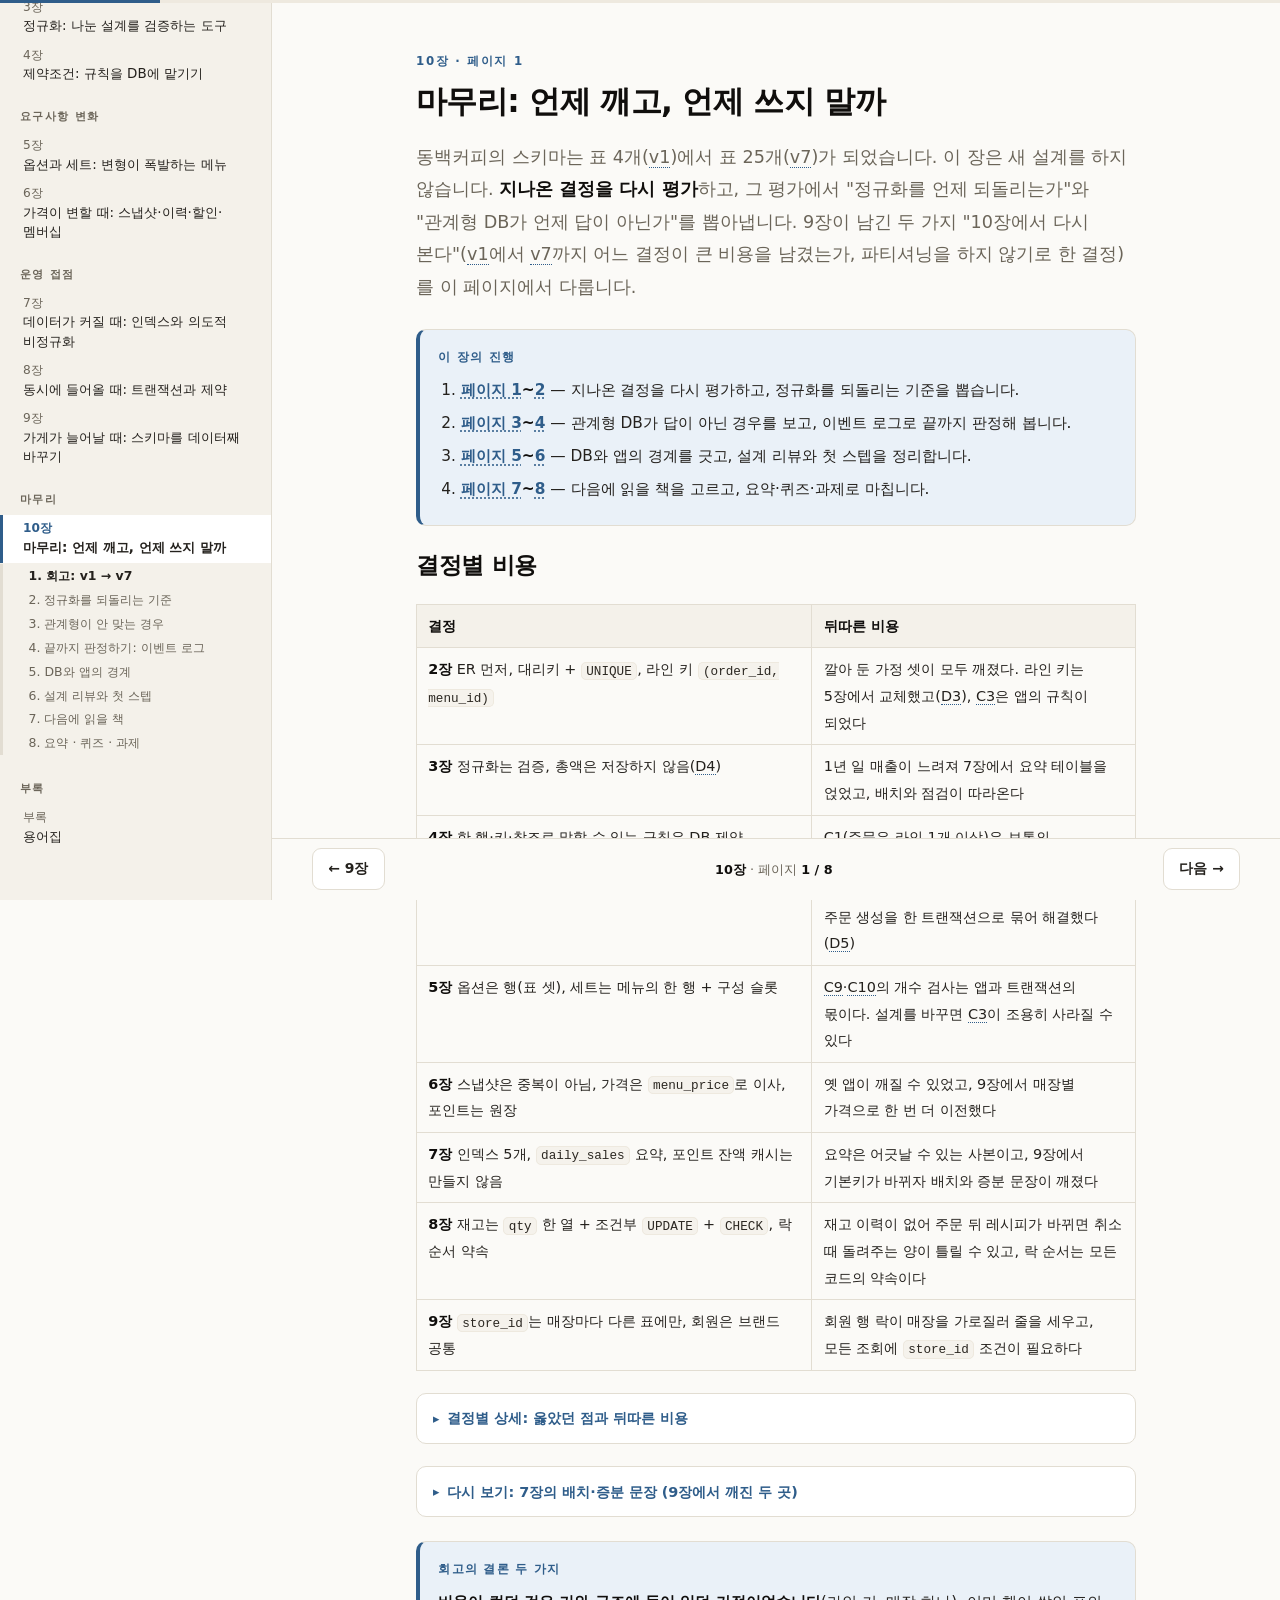
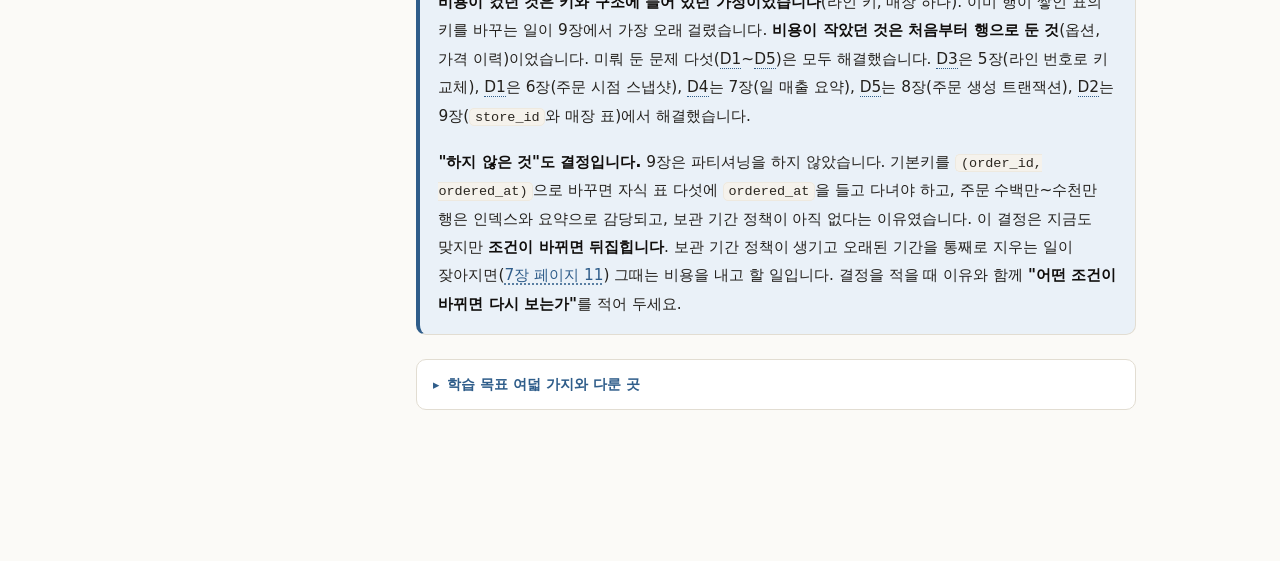
<file: docs/ch10.html>
<!DOCTYPE html>
<html lang="ko" data-chapter="ch10">
<head>
<meta charset="utf-8">
<meta name="viewport" content="width=device-width, initial-scale=1">
<title>10장 · 마무리: 언제 깨고, 언제 쓰지 말까 — DB 설계 첫걸음</title>
<link rel="stylesheet" href="assets/book.css">
</head>
<body>

<main id="book"><div class="inner">

<!-- ─────────────────────────────────────────── 페이지 1 -->
<section class="screen" data-title="회고: v1 → v7">
  <p class="kicker">10장 · 페이지 1</p>
  <h1>마무리: 언제 깨고, 언제 쓰지 말까</h1>

  <p class="lead">동백커피의 스키마는 표 4개(v1)에서 표 25개(v7)가 되었습니다. 이 장은 새 설계를 하지 않습니다.
  <b>지나온 결정을 다시 평가</b>하고, 그 평가에서 "정규화를 언제 되돌리는가"와 "관계형 DB가 언제 답이 아닌가"를 뽑아냅니다.
  9장이 남긴 두 가지 "10장에서 다시 본다"(v1에서 v7까지 어느 결정이 큰 비용을 남겼는가, 파티셔닝을 하지 않기로 한 결정)를 이 페이지에서 다룹니다.</p>

  <div class="box note">
    <p class="box-t">이 장의 진행</p>
    <ol>
      <li><b>페이지 1~2</b> — 지나온 결정을 다시 평가하고, 정규화를 되돌리는 기준을 뽑습니다.</li>
      <li><b>페이지 3~4</b> — 관계형 DB가 답이 아닌 경우를 보고, 이벤트 로그로 끝까지 판정해 봅니다.</li>
      <li><b>페이지 5~6</b> — DB와 앱의 경계를 긋고, 설계 리뷰와 첫 스텝을 정리합니다.</li>
      <li><b>페이지 7~8</b> — 다음에 읽을 책을 고르고, 요약·퀴즈·과제로 마칩니다.</li>
    </ol>
  </div>

  <h2>결정별 비용</h2>

  <div class="table-wrap">
    <table>
      <tr><th style="width:55%">결정</th><th>뒤따른 비용</th></tr>
      <tr><td><b>2장</b> ER 먼저, 대리키 + <code>UNIQUE</code>, 라인 키 <code>(order_id, menu_id)</code></td><td>깔아 둔 가정 셋이 모두 깨졌다. 라인 키는 5장에서 교체했고(D3), C3은 앱의 규칙이 되었다</td></tr>
      <tr><td><b>3장</b> 정규화는 검증, 총액은 저장하지 않음(D4)</td><td>1년 일 매출이 느려져 7장에서 요약 테이블을 얹었고, 배치와 점검이 따라온다</td></tr>
      <tr><td><b>4장</b> 한 행·키·참조로 말할 수 있는 규칙은 DB 제약</td><td>C1(주문은 라인 1개 이상)은 보통의 선언으로는 표현되지 않아(지연 가능 외래키는 비용 때문에 쓰지 않음) 앱에 남았고, 8장에서 주문 생성을 한 트랜잭션으로 묶어 해결했다(D5)</td></tr>
      <tr><td><b>5장</b> 옵션은 행(표 셋), 세트는 메뉴의 한 행 + 구성 슬롯</td><td>C9·C10의 개수 검사는 앱과 트랜잭션의 몫이다. 설계를 바꾸면 C3이 조용히 사라질 수 있다</td></tr>
      <tr><td><b>6장</b> 스냅샷은 중복이 아님, 가격은 <code>menu_price</code>로 이사, 포인트는 원장</td><td>옛 앱이 깨질 수 있었고, 9장에서 매장별 가격으로 한 번 더 이전했다</td></tr>
      <tr><td><b>7장</b> 인덱스 5개, <code>daily_sales</code> 요약, 포인트 잔액 캐시는 만들지 않음</td><td>요약은 어긋날 수 있는 사본이고, 9장에서 기본키가 바뀌자 배치와 증분 문장이 깨졌다</td></tr>
      <tr><td><b>8장</b> 재고는 <code>qty</code> 한 열 + 조건부 <code>UPDATE</code> + <code>CHECK</code>, 락 순서 약속</td><td>재고 이력이 없어 주문 뒤 레시피가 바뀌면 취소 때 돌려주는 양이 틀릴 수 있고, 락 순서는 모든 코드의 약속이다</td></tr>
      <tr><td><b>9장</b> <code>store_id</code>는 매장마다 다른 표에만, 회원은 브랜드 공통</td><td>회원 행 락이 매장을 가로질러 줄을 세우고, 모든 조회에 <code>store_id</code> 조건이 필요하다</td></tr>
    </table>
  </div>

  <details class="fold">
    <summary>결정별 상세: 옳았던 점과 뒤따른 비용</summary>
    <div class="fold-body">
<div class="table-wrap">
    <table>
      <tr><th style="width:9.5rem">장 · 결정</th><th>옳았던 점</th><th>뒤따른 비용</th></tr>
      <tr><td><b>2장</b> ER 먼저, 대리키 + <code>UNIQUE</code>, 라인 키 <code>(order_id, menu_id)</code></td>
          <td>1호점의 요구에는 모두 참이었고, 참이라고 깔아 둔 가정 셋(가격 불변·매장 하나·같은 메뉴 한 라인)을 표시해 두었다</td>
          <td>셋 다 깨졌다. 5장에서 라인 키를 <code>(order_id, line_no)</code>로 교체(D3), C3은 선언할 수 없는 앱의 규칙이 되었다</td></tr>
      <tr><td><b>3장</b> 정규화는 검증(v2 = v1), 총액은 저장하지 않음(D4)</td>
          <td>정확성이 먼저였다. 총액과 라인이 어긋나는 일이 처음부터 없었다</td>
          <td>7장에서 1년 일 매출이 느려져(가상 100만 건 실험 13초) 요약 테이블을 일부러 얹었고, 배치와 점검이 평생 따라온다</td></tr>
      <tr><td><b>4장</b> 한 행·키·참조로 말할 수 있는 규칙은 DB 제약, 삭제는 <code>RESTRICT</code></td>
          <td>입력 경로를 가리지 않는 방어선이 생겼다</td>
          <td>C1(주문은 라인 1개 이상)은 보통의 선언(저장할 때마다 바로 검사)으로는 표현되지 않는다. 지연 가능 외래키로 표현은 되지만 중복 열·동기화 부담 때문에 쓰지 않고 앱에 남겼다. 8장에서 주문 생성을 한 트랜잭션으로 묶어 해결했다(D5)</td></tr>
      <tr><td><b>5장</b> 옵션은 열·문자열이 아니라 행(표 셋), 세트는 메뉴의 한 행 + 구성 슬롯</td>
          <td>새 옵션 하나가 <code>INSERT</code> 몇 줄이다(표 구조 변경 없음)</td>
          <td>C9(선택 개수)·C10(세트 구성)의 개수·합계 검사는 DB가 못 해서 앱과 트랜잭션의 몫이다(DB는 값의 모순과 후보 대조까지). 설계를 바꾸면 DB가 지켜 주던 규칙(C3)이 조용히 사라질 수 있다</td></tr>
      <tr><td><b>6장</b> 스냅샷은 중복이 아니다, 가격은 <code>menu_price</code>로 이사, 포인트는 원장</td>
          <td>과거 주문 금액이 고정되었다(D1). 가격의 집이 한 곳이다. 옛 행을 막지 않는 약한 <code>CHECK</code>를 택한 덕에 9장의 채우기가 가능했다</td>
          <td><code>menu.price</code>를 읽던 앱이 이사 순간 깨질 수 있었고, 9장에서 매장별 가격으로 한 번 더 이전했다. 대신 "회원 주문이면 등급을 적는다"는 규칙은 앱의 몫이 되었다</td></tr>
      <tr><td><b>7장</b> 인덱스 5개, <code>daily_sales</code> 요약, 포인트 잔액 캐시는 만들지 않음</td>
          <td>1년치 조회가 원본 약 5만 쪽에서 요약 6쪽으로 줄었다. 속도 이유가 사라진 캐시를 만들지 않았다</td>
          <td>요약은 어긋날 수 있는 사본이고, 키가 바뀌면 갱신 문장도 같이 고쳐야 한다. 9장에서 기본키가 <code>(store_id, sales_date)</code>로 바뀌자 7장의 배치 <code>DELETE ... WHERE sales_date = ...</code>는 두 매장의 그날 행을 모두 지우고, 증분의 <code>ON CONFLICT (sales_date)</code>는 오류(42P10)로 실패했다(9장 페이지 12)</td></tr>
      <tr><td><b>8장</b> 재고는 <code>qty</code> 한 열 + 조건부 <code>UPDATE</code> + <code>CHECK</code>, 락 순서 약속</td>
          <td>동시 요청에도 재고가 음수가 되지 않고 교착을 예방했다</td>
          <td>재고 변동을 쌓는 이력(원장)을 두지 않았다. 주문 뒤에 레시피가 바뀌면 취소 때 돌려주는 양이 틀릴 수 있다(한계로 인정). 락 순서는 모든 코드의 약속이다. <code>pickup_slot.reserved</code>는 <code>orders</code>에서 셀 수 있는 파생 카운터인데 <code>CHECK</code> 방어선과 락 걸 행을 얻으려 일부러 두었고, 취소 때 같이 줄이고 점검해야 한다</td></tr>
      <tr><td><b>9장</b> <code>store_id</code>는 매장마다 다른 표에만, 회원은 브랜드 공통, <code>orders</code> 키는 <code>order_id</code> 유지</td>
          <td>가장 큰 라인 표까지 전 행을 채우는 일을 피했고, 같은 사실이 두 곳에 적히지 않았다</td>
          <td>회원 행 락이 매장을 가로질러 줄을 세운다. 모든 조회에 <code>store_id</code> 조건이 필요하고, 빠뜨리면 다른 매장의 데이터가 보인다</td></tr>
    </table>
  </div>
    </div>
  </details>

  <details class="fold">
    <summary>다시 보기: 7장의 배치·증분 문장 (9장에서 깨진 두 곳)</summary>
    <div class="fold-body">
<pre><span class="cap">-- 7장 페이지 9의 (A) 배치, (B) 증분 (발췌)</span><code>DELETE FROM daily_sales WHERE sales_date = DATE '2026-09-30';          -- (A)
INSERT INTO daily_sales (sales_date, order_count, subtotal, discount)  -- (B)
VALUES (DATE '2026-04-03', 1, 5000, 500)
ON CONFLICT (sales_date) DO UPDATE SET ...;
</code></pre>
      <p>기본키가 <code>(store_id, sales_date)</code>가 된 v7에서 (A)는 <code>store_id</code> 조건이 없어 모든 매장의 그날 행을 지우고, (B)는 <code>ON CONFLICT</code>의 열이 어떤 유일 제약과도 맞지 않아 42P10으로 실패합니다. 둘 다 <code>store_id</code>를 조건과 <code>ON CONFLICT (store_id, sales_date)</code>에 더해 고칩니다(9장 페이지 12).</p>
    </div>
  </details>

  <div class="box note">
    <p class="box-t">회고의 결론 두 가지</p>
    <p><b>비용이 컸던 것은 키와 구조에 들어 있던 가정이었습니다</b>(라인 키, 매장 하나). 이미 행이 쌓인 표의 키를 바꾸는 일이 9장에서 가장 오래 걸렸습니다.
    <b>비용이 작았던 것은 처음부터 행으로 둔 것</b>(옵션, 가격 이력)이었습니다. 미뤄 둔 문제 다섯(D1~D5)은 모두 해결했습니다. D3은 5장(라인 번호로 키 교체), D1은 6장(주문 시점 스냅샷), D4는 7장(일 매출 요약), D5는 8장(주문 생성 트랜잭션), D2는 9장(<code>store_id</code>와 매장 표)에서 해결했습니다.</p>
    <p><b>"하지 않은 것"도 결정입니다.</b> 9장은 파티셔닝을 하지 않았습니다. 기본키를 <code>(order_id, ordered_at)</code>으로 바꾸면 자식 표 다섯에 <code>ordered_at</code>을 들고 다녀야 하고,
    주문 수백만~수천만 행은 인덱스와 요약으로 감당되고, 보관 기간 정책이 아직 없다는 이유였습니다. 이 결정은 지금도 맞지만 <b>조건이 바뀌면 뒤집힙니다</b>.
    보관 기간 정책이 생기고 오래된 기간을 통째로 지우는 일이 잦아지면(7장 페이지 11) 그때는 비용을 내고 할 일입니다.
    결정을 적을 때 이유와 함께 <b>"어떤 조건이 바뀌면 다시 보는가"</b>를 적어 두세요.</p>
  </div>

  <details class="fold">
    <summary>학습 목표 여덟 가지와 다룬 곳</summary>
    <div class="fold-body">
      <div class="table-wrap">
        <table>
          <tr><th style="width:2rem">#</th><th>할 수 있어야 하는 것</th><th style="width:11rem">다룬 곳</th></tr>
          <tr><td>1</td><td>이상현상을 찾고 왜 생기는지 설명</td><td>겪기 1장 페이지 3~5, 원인 1장 페이지 8</td></tr>
          <tr><td>2</td><td>요구사항에서 엔터티·관계를 뽑아 테이블로</td><td>2장 페이지 2~11</td></tr>
          <tr><td>3</td><td>함수 종속을 찾아 1NF~3NF로 정규화하고 검증</td><td>3장 페이지 2~8, 검증 3장 페이지 11·15</td></tr>
          <tr><td>4</td><td>규칙을 DB 제약에 맡길지 앱이 지킬지 근거와 함께 결정</td><td>4장 전체, 이 장 페이지 5</td></tr>
          <tr><td>5</td><td>옵션·세트·가격 변경·쿠폰·다점포 모델링</td><td>5장, 6장, 9장 페이지 2~4</td></tr>
          <tr><td>6</td><td>인덱스와 대용량, 동시성(트랜잭션과 제약)</td><td>7장, 8장</td></tr>
          <tr><td>7</td><td>운영 중인 스키마를 데이터를 지키며 변경</td><td>9장 페이지 5~10</td></tr>
          <tr><td>8</td><td>정규화를 깰 때와 관계형을 쓰지 않을 때의 판단</td><td>7장 페이지 8~9의 사례, 이 장 페이지 2~4</td></tr>
        </table>
      </div>
    </div>
  </details>
</section>

<!-- ─────────────────────────────────────────── 페이지 2 -->
<section class="screen" data-title="정규화를 되돌리는 기준">
  <p class="kicker">10장 · 페이지 2</p>
  <h2>정규화를 되돌리는 판단 기준</h2>

  <p>3장의 입장은 "먼저 <span class="term" data-term="normalization">정규화</span>하고, 측정해서 문제가 나오면 그 부분만 <span class="term" data-term="denorm">일부러 되돌린다</span>"였습니다.
  이 교재에서 같은 사실을 일부러 한 번 더 저장한 곳은 <b>둘</b>입니다. 속도 때문에 되돌린 7장의 일 매출 요약, 동시성 때문에 둔 8장의 <code>pickup_slot.reserved</code>입니다.
  그 밖에 되돌릴 수 있었지만 <b>되돌리지 않기로</b> 한 것(잔액 캐시, <code>order_line.store_id</code>, 총액 열)과, 복사처럼 보이지만 <b>복사가 아닌</b> 것(6장의 스냅샷)이 있습니다.
  아래 체크리스트는 속도 때문에 되돌리려 할 때 묻는 질문입니다. 위에서부터 묻고 <b>"예"이면 다음 질문으로, "아니오"가 나오면 거기서 멈춥니다</b>(되돌리지 않습니다).
  단 3번은 성격이 다릅니다. 되돌려도 되는지가 아니라 <b>애초에 되돌림(중복)인지</b>를 가르는 질문이라, "아니오"이면 되돌림이 아니므로 이 목록과 상관없이 그대로 둡니다.</p>

  <div class="box note">
    <p class="box-t">다시 보기: 7장 측정 요약 (주문 100만 건 가상 데이터)</p>
    <p>아래 체크리스트와 이 장의 여러 곳이 인용하는 숫자입니다. "쪽"은 읽은 페이지 수입니다.</p>
    <div class="table-wrap">
      <table>
        <tr><th>측정</th><th>전</th><th>후</th><th style="width:6.5rem">출처</th></tr>
        <tr><td><code>orders</code> 표 전체(풀스캔)</td><td colspan="2">9,141쪽</td><td>7장 페이지 2</td></tr>
        <tr><td>"일별 매출" 하루치, 시각 인덱스</td><td>25,323쪽 · 276ms</td><td>16,204쪽 · 156ms</td><td>7장 페이지 8</td></tr>
        <tr><td>"일별 매출" 1년치, 시각 인덱스</td><td>50,592쪽 · 13.1초</td><td>47,797쪽 · 13.2초 (그대로)</td><td>7장 페이지 8</td></tr>
        <tr><td>1년치, 요약 표 <code>daily_sales</code></td><td>50,592쪽 · 13.1초</td><td>365행 · 6쪽 · 0.5ms</td><td>7장 페이지 8</td></tr>
        <tr><td>포인트 잔액 합계, <code>point_ledger_member_idx</code></td><td>6,142쪽</td><td>180쪽</td><td>7장 페이지 5</td></tr>
        <tr><td>증분 <code>ON CONFLICT</code>를 같은 주문으로 두 번 실행</td><td>주문 수 1</td><td>주문 수 3</td><td>7장 페이지 9</td></tr>
      </table>
    </div>
  </div>

  <div class="table-wrap">
    <table>
      <tr><th style="width:1.8rem">#</th><th style="width:11.5rem">질문 (예이면 다음으로)</th><th>이 교재에서 있었던 일, 그리고 "아니오"이면</th></tr>
      <tr><td>1</td><td><b>재어 보았는가</b></td>
          <td>7장은 "느리다"는 말이 아니라 읽은 행 수와 쪽 수(<code>orders</code> 9,141쪽 전부 읽음)로 시작했습니다. <b>아니오</b>이면 재고 옵니다. 짐작으로 합치지 않습니다.</td></tr>
      <tr><td>2</td><td><b>인덱스·조회를 고쳐도 안 풀리는가</b> (문제가 찾기가 아니라 더하기인가)</td>
          <td>하루치는 인덱스로 25,323쪽·276ms가 16,204쪽·156ms가 되었지만 1년치는 13.1초가 13.2초로 그대로였습니다. <b>아니오</b>이면 인덱스와 조회를 고칩니다.</td></tr>
      <tr><td>3</td><td><b>같은 사실을 두 번 적는 것인가</b> (스냅샷 같은 다른 사실이 아닌가)</td>
          <td><code>order_line.unit_price</code>는 메뉴 가격과 값이 같아도 "그 라인이 받은 돈"이라 <code>menu_id → unit_price</code> 종속이 성립하지 않습니다. 이처럼 <b>아니오</b>이면 되돌림이 아니라 정규화의 일부이니 그냥 둡니다. "예"인 경우는 <code>menu.is_active</code>를 라인에 복사하는 것처럼 "지금 상태"를 두 번 적는 진짜 중복이고, 그때 4번으로 갑니다.</td></tr>
      <tr><td>4</td><td><b>복사할 사실이 거의 안 바뀌고 읽기가 압도적인가</b></td>
          <td>끝난 날의 요약은 바뀌지 않습니다(마감 뒤 취소가 예외). <b>아니오</b>이면 <b>갱신 이상의 위험</b>이 <b>조회 비용</b>을 줄이는 이득보다 큽니다.</td></tr>
      <tr><td>5</td><td><b>원본에서 다시 만들 수 있는가</b></td>
          <td>요약은 지우고 다시 계산할 수 있어 안전했습니다. <b>아니오</b>이면 사본이 유일한 기록이 됩니다. 오래된 주문을 아카이브로 옮겨 원본을 지우는 순간이 그렇습니다(7장 페이지 11).</td></tr>
      <tr><td>6</td><td><b>갱신 경로가 하나이고 멱등한가</b></td>
          <td>"지우고 다시 계산"은 두 번 돌려도 같지만, 증분 <code>ON CONFLICT</code>는 같은 문장을 두 번 실행하면 주문 수가 1에서 3이 되었습니다(7장 페이지 9). <b>아니오</b>이면 하지 않습니다.</td></tr>
      <tr><td>7</td><td><b>어긋남을 찾는 점검을 같이 만들 수 있는가</b></td>
          <td>요약과 원본이 다른 날을 찾는 조회(비어 있어야 정상)를 복사와 함께 만들었습니다. <b>아니오</b>이면 하지 않습니다.</td></tr>
      <tr><td>8</td><td><b>복사를 지키는 장치가 있는가</b></td>
          <td>배치와 점검 조회(7장), 취소 때 같은 트랜잭션에서 줄이는 갱신과 점검 조회(8장의 <code>reserved</code>), 대각선 외래키(9장 페이지 2의 반대 의견: 라인 표에 <code>store_id</code>를 복사하고 <code>(order_id, store_id)</code>로 <code>orders</code>를, <code>(store_id, menu_id)</code>로 <code>store_menu</code>를 가리키는 복합 외래키 둘을 걸어 DB가 매장 일치를 지키게 하는 설계) 같은 장치입니다. <b>아니오</b>(아무도 지키지 않음)이면 하지 않습니다. 지키는 장치 없이 복사만 하는 것이 부분 종속의 위험입니다.</td></tr>
    </table>
  </div>

  <div class="box good">
    <p class="box-t">이 기준으로 본 동백커피의 결정</p>
    <p><b>요약 테이블: 되돌림</b> — 1~8번이 모두 "예"였습니다(원본 약 5만 쪽이 요약 6쪽).
    <b>포인트 잔액 캐시: 안 함</b> — 2번에서 멈췄습니다. 인덱스 하나로 합계가 6,142쪽에서 180쪽이 되어 속도 이유가 사라졌고, 남은 이유(음수 금지의 <code>CHECK</code>)는 8장의 회원 행 락으로 지켰습니다.
    <b><code>order_line.store_id</code>: 안 함</b> — 느리다고 잰 적이 없고(1번), 라인의 매장은 <code>order_id</code>로 정해지는 부분 종속이라 지키는 장치 없이 복사하면 어긋날 위험만 생깁니다(8번). 라인 표만 보고 매장을 알아야 하는 요구가 생기면 대각선 외래키로 DB가 지키게 하는 길을 9장이 남겨 두었습니다.
    <b>총액 열: 안 함</b> — 하윤이 읽는 것은 주문별 총액이 아니라 하루치의 합이었고, 그 합은 요약이 맡았습니다.</p>
    <p><b>속도가 아니라 동시성 때문에 둔 것</b>도 있습니다. <code>pickup_slot.reserved</code>는 <code>orders</code>에서 셀 수 있는 값이지만, <code>CHECK (reserved &lt;= capacity)</code>로 정원 초과의 마지막 방어선을 세우고 락을 걸 행을 얻으려고 일부러 두었습니다.
    이 경우 1·2번 대신 "선언으로 방어선을 세울 수 있는가, 락 걸 행이 필요한가"를 묻고, 4~8번은 같습니다. 취소 때 같은 트랜잭션에서 줄이고 점검 조회로 어긋남을 찾습니다(8장 페이지 11).</p>
  </div>

  <div class="box warn">
    <p class="box-t">반대 의견: 처음부터 합쳐 둔 표</p>
    <p>읽기가 압도적으로 많은 보고서·분석 시스템에서는 처음부터 미리 합쳐 둔 표를 설계의 기본으로 삼는 전통이 따로 있습니다(분석용 스타 스키마 같은 것).
    3장의 "정규화를 의심" 입장입니다. 이 교재의 선택(먼저 정규화하고 측정한 뒤 되돌린다)은 <b>주문·재고·쿠폰처럼 쓰기가 많고 정확해야 하는 거래 시스템</b>을 전제한 것이고, 그 전제가 바뀌면 순서도 바뀝니다.</p>
  </div>
</section>

<!-- ─────────────────────────────────────────── 페이지 3 -->
<section class="screen" data-title="관계형이 안 맞는 경우">
  <p class="kicker">10장 · 페이지 3</p>
  <h2>관계형이 맞지 않는 경우</h2>

  <p>이 교재는 처음부터 끝까지 관계형 DB(PostgreSQL)를 썼습니다. 동백커피의 중심 사실인 주문·재고·쿠폰·포인트가
  <b>"규칙이 있고, 서로 참조하고, 여러 행을 한꺼번에 바꿔야 하는"</b> 모양이기 때문입니다. 데이터의 모양이 다르면 다른 도구가 맞을 수 있습니다.
  아래는 일곱 가지 모양이고, 마지막 칸은 동백커피에 그런 요구가 <b>생긴다면</b>이라는 가정입니다(스키마는 v7 그대로입니다).</p>

  <div class="table-wrap">
    <table>
      <tr><th style="width:5rem">모양</th><th>관계형에서 불리한 점</th><th style="width:9.5rem">흔한 대안</th><th>동백커피라면</th></tr>
      <tr><td><b>문서</b></td>
          <td>통째로 읽고 쓰는 덩어리이고 필드가 문서마다 다르다. 열이 계속 늘거나 EAV가 된다(5장 페이지 11)</td>
          <td>문서 DB(MongoDB 등), 또는 PostgreSQL의 <code>JSONB</code> 열</td>
          <td>키오스크가 보내는 이벤트 원문처럼 모양이 제각각이고 규칙·집계가 필요 없는 것. 옵션은 종류가 정해져 있고 가격·개수 규칙이 있어 행으로 둔 것이 맞았다(5장)</td></tr>
      <tr><td><b>그래프</b></td>
          <td>관계 자체가 질문이고 몇 단계를 건너 이어졌는지 모른다. 깊이를 모르는 조인이 핵심이 된다</td>
          <td>그래프 DB(Neo4j 등)</td>
          <td>분류 트리 정도는 <code>WITH RECURSIVE</code>로 충분했다(5장 페이지 10). 회원 사이의 추천 관계를 여러 단계 따라가는 일이 중심이 되면 따져 볼 만하다</td></tr>
      <tr><td><b>시계열·로그</b></td>
          <td>시각 순으로 쌓기만 하고 거의 고치지 않는 대량 측정값이나 이벤트. 표가 끝없이 커지고 오래된 것은 줄이거나 지운다(7장 페이지 11)</td>
          <td>시계열 전용 DB(InfluxDB 등), PostgreSQL 확장(TimescaleDB 등), 이벤트·로그를 덧붙이기만 하는 추가 전용 로그 저장소</td>
          <td>에스프레소 머신 온도를 초 단위로 남긴다면 주문 DB에 섞지 않는 편이 낫다. 키오스크 이벤트 로그(페이지 4)도 흐름 전체로는 이 모양이다(이벤트 한 건의 내용은 문서 모양)</td></tr>
      <tr><td><b>캐시</b></td>
          <td>같은 값을 아주 자주 읽고, 잃어도 원본에서 다시 만들 수 있다</td>
          <td>메모리 키-값 저장소(Redis, Memcached 등)</td>
          <td>메뉴판 조회 결과. 단 8장의 품절 표시처럼 <b>참고용 사본</b>이고 진실은 DB입니다. 재고 자체를 DB 밖에 두면 주문 저장과 재고 차감이 한 트랜잭션으로 묶이지 않는다(8장 페이지 7)</td></tr>
      <tr><td><b>분석</b></td>
          <td>몇 년치 행에서 열 몇 개만 골라 매장·기간·메뉴로 자르고 합친다. 행 단위로 저장하는 거래용 DB는 안 쓰는 열까지 페이지째 읽고, 큰 집계가 주문 처리와 자원을 다툰다(7장의 1년치 리포트)</td>
          <td>열 단위로 모아 저장하는 분석용 저장소(열 지향 DB, 데이터 웨어하우스). 대개 SQL로 묻지만 거래용 DB와는 따로 둔다</td>
          <td>본사가 가맹점 전체의 몇 년치를 마음대로 잘라 보는 분석. 주문 DB의 <b>사본</b>을 주기적으로 옮겨 받는다. 7장의 <code>daily_sales</code>는 이 일의 작은 판이었다</td></tr>
      <tr><td><b>검색</b></td>
          <td>낱말로 찾고 관련 있는 순으로 줄 세운다. <code>LIKE '%달달%'</code>는 앞부분이 정해지지 않아 B-tree 인덱스를 못 쓰고, 어형 변화·동의어·오타도 모른다</td>
          <td>검색 엔진(낱말마다 그 낱말이 든 문서 목록을 두는 역색인). PostgreSQL에도 전문 검색 기능이 있다(한국어는 낱말을 형태소로 나누는 확장이 따로 필요하다)</td>
          <td>메뉴 설명과 손님 리뷰 수만 건을 "달지 않은 따뜻한 음료"로 찾는 기능. 메뉴 열 가지를 이름으로 고르는 데는 필요 없다</td></tr>
      <tr><td><b>쓰기 확장·다지역</b></td>
          <td>쓰기가 서버 한 대의 한계를 넘거나, 여러 나라에서 각자 가까운 서버에 써야 한다. 관계형 DB는 보통 쓰기를 주 서버 한 대가 받고 복제본으로는 읽기만 늘린다. 쓰기를 여러 서버로 나누면(샤딩) 서버를 가로지르는 조인·외래키·트랜잭션이 어렵거나 비싸진다. 대안 저장소로 가도 서버를 가로지르는 문제는 없어지지 않고 앱 쪽으로 옮겨 갈 뿐이다</td>
          <td>처음부터 키로 나눠 여러 서버에 저장하는 분산 저장소(키-값 등), 또는 분산 SQL DB</td>
          <td>지금은 해당 없음(주문은 초당 몇 건). 해외 매장 수천 곳이 되면 <code>store_id</code>가 나눌 키 후보지만, 회원·포인트가 브랜드 공통이라(9장 페이지 4) 회원 행이 주문한 매장과 다른 서버에 있으면 주문 한 건(회원 락·포인트 차감)이 서버를 가로지르는 트랜잭션이 된다</td></tr>
    </table>
  </div>

  <h3>판정 질문 다섯 가지</h3>
  <p>모양 표는 후보를 보여 줄 뿐입니다. 데이터 하나를 놓고 아래 질문을 차례로 묻습니다. 마지막 칸은 동백커피의 <b>주문 데이터</b>로 답한 것입니다.</p>

  <div class="table-wrap">
    <table>
      <tr><th style="width:1.6rem">#</th><th>질문</th><th style="width:7.5rem">예이면</th><th style="width:8.5rem">아니오이면</th><th style="width:10rem">동백커피 주문</th></tr>
      <tr><td>1</td><td>이 데이터는 <b>진실의 원천</b>인가? (다른 곳에서 다시 만들 수 없는가)</td>
          <td>2번으로</td>
          <td><b>사본</b>: 원본은 원천이 있는 곳에, 사본은 쓰임에 맞는 곳(캐시·검색 엔진·분석 저장소)에. 다시 만드는 길과 점검이 따라온다(페이지 2의 5~8번)</td>
          <td>예. 주문은 어디서도 다시 만들 수 없다 → 2번</td></tr>
      <tr><td>2</td><td>여러 행을 <b>한 트랜잭션으로</b> 함께 바꾸고, 하나라도 안 되면 전부 취소해야 하는가?</td>
          <td><b>관계형</b></td>
          <td>3번으로</td>
          <td>예. 주문·라인·재고·슬롯·쿠폰·포인트를 한 번에 → <b>관계형</b></td></tr>
      <tr><td>3</td><td>규칙(참조·유일·범위)을 <b>DB가 대신 지켜 주길</b> 원하는가?</td>
          <td><b>관계형</b></td>
          <td>4번으로</td>
          <td>예. C2·C4·C5·C6·C7·C11·C13·C14·C15 등 DB가 선언으로 지키는 규칙(페이지 5)</td></tr>
      <tr><td>4</td><td>원본을 <b>미리 정한 길로만</b> 읽고 쓰는가? (키·시각 범위나 미리 정한 몇 가지 필드로 쓰고 읽을 뿐, <b>다른 데이터와 조인하거나 미리 모르는 조합으로 골라 묻지</b> 않는다)</td>
          <td>5번으로</td>
          <td><b>관계형</b>. 다른 데이터와 붙여 보고 미리 모르는 조합으로 골라 읽는 원본은 관계형이 가장 잘한다. 단, 같은 데이터 안의 관계를 <b>깊이 모르게 따라가는 탐색</b>이 주된 읽기라면(그래프) 5번으로</td>
          <td>아니오. 매장·기간·메뉴·회원으로 골라 읽고 메뉴·회원과 조인하며, 하윤이 다음 달에 무엇을 물을지 모른다</td></tr>
      <tr><td>5</td><td>모양이 위 표의 <b>전용 저장소 쪽</b>인가? (시각 순으로 쌓기만 함, 깊이를 모르는 관계 탐색, 쓰기량·지역이 서버 한 대를 넘음)</td>
          <td>그 모양의 <b>전용 저장소</b>(작으면 주문 DB와 떨어진 별도 DB의 표로도 충분)</td>
          <td><b>문서·키-값 저장소</b>, 규모가 작으면 관계형 안의 <code>JSONB</code> 열(페이지 4)</td>
          <td>묻지 않는다(2번에서 이미 관계형에 도착). 참고로 규모도 초당 몇 건, 매장 수십 곳이다</td></tr>
    </table>
  </div>

  <div class="box note">
    <p class="box-t">판정 규칙 한 줄</p>
    <p><b>진실의 원천이라면, 2·3번 중 하나라도 "예"이거나 4번이 "아니오"일 때 관계형이 주 저장소입니다</b>(4번의 예외: 깊이를 모르는 관계 탐색이 주된 읽기면 5번으로). 다른 저장소의 후보는 두 갈래입니다. 1번에서 사본으로 갈라진 것은 쓰임에 맞는 곳(캐시·검색 엔진·분석 저장소)에 둡니다. 원천이면서 2·3번이 "아니오"이고 4번에서 5번으로 넘어온 것은 5번이 전용 저장소인지 문서·키-값 저장소인지 정합니다. 동백커피의 주문은 2번에서 관계형에 도착했고, 3·4번도 같은 쪽을 가리킵니다.</p>
    <p>2번이 "예"라고 관계형만 답인 것은 아닙니다. 문서 DB 중에도 여러 문서를 한 트랜잭션으로 묶는 기능을 갖춘 것이 있습니다. 이 질문은 "할 수 있는가"가 아니라 그 일이 <b>데이터의 중심</b>인가를 묻습니다. 중심이라면 그 일을 가장 오래 다듬어 온 관계형이 기본값입니다.</p>
  </div>
</section>

<!-- ─────────────────────────────────────────── 페이지 4 -->
<section class="screen" data-title="끝까지 판정하기: 이벤트 로그">
  <p class="kicker">10장 · 페이지 4</p>
  <h2>키오스크 이벤트 로그의 판정</h2>

  <p>페이지 3의 질문을 주문이 아닌 데이터에 끝까지 적용해 봅니다. 하윤의 새 요구입니다.</p>

  <div class="dialog">
    <div class="line"><div class="who">하윤</div><div class="say">
      <p>손님이 키오스크 어디서 주문을 포기하는지 알고 싶어요. 화면을 누를 때마다 남겨 주세요. 메뉴를 눌러 봤는지, 옵션 화면에서 나갔는지, 결제에서 취소했는지요.</p></div></div>
  </div>

  <p>이 데이터의 성질은 이렇습니다(수치는 가정입니다). 한 건은 "키오스크에서 일어난 일 하나"이고, 종류마다 담는 필드가 다르며 키오스크 앱을 배포할 때마다 필드가 바뀝니다.
  손님 한 명이 수십 건을 남기므로 매장 수십 곳이면 하루 수십만 건이고, 한 번 쓰면 고치지 않으며 90일이 지나면 버립니다. 결제까지 간 경우에만 <code>order_id</code>가 붙습니다.</p>

  <div class="table-wrap">
    <table>
      <tr><th style="width:6.5rem">질문</th><th>이벤트 로그의 답</th><th style="width:7rem">그래서</th></tr>
      <tr><td>1 원천인가</td><td><b>예, 원천입니다.</b> 손님이 무엇을 눌렀는지는 어디서도 다시 만들 수 없습니다.</td><td>2번으로</td></tr>
      <tr><td>2 한 트랜잭션</td><td><b>아니오.</b> 한 건을 한 번 쓰고 끝이고, 다른 행과 함께 바꿀 일이 없습니다. 한 건을 잃어도 주문은 멀쩡하고, 주문 확정은 주문 DB가 따로 합니다.</td><td>3번으로</td></tr>
      <tr><td>3 DB가 지킬 규칙</td><td><b>아니오.</b> 지킬 규칙이 거의 없습니다. 필드를 열과 <code>CHECK</code>로 고정하면 키오스크를 배포할 때마다 운영 중 <code>ALTER TABLE</code>(9장)이 따라옵니다. 5장 페이지 3의 "새 옵션마다 표 구조 변경"과 같은 모양입니다.</td><td>4번으로</td></tr>
      <tr><td>4 정한 길로만</td><td><b>예.</b> 쓰기는 덧붙이기만 하고, 읽기는 "어제 하루치"를 통째로 읽어 집계용 사본을 만드는 일입니다. 원문을 미리 모르는 조합으로 골라 읽거나 주문과 조인하지 않습니다.</td><td>5번으로</td></tr>
      <tr><td>5 전용 저장소 모양</td><td><b>예.</b> 시각 순으로 쌓기만 하고 오래된 것은 날짜째 버리는, 시계열·로그 모양입니다(페이지 3).</td><td><b>로그 모양의 저장소</b>. 이 규모면 별도 DB의 표로 시작(아래 결론)</td></tr>
    </table>
  </div>

  <p>"옵션 화면에서 몇 %가 떠나나" 같은 퍼널 분석은 무엇을 물을지 미리 모르는 집계지만, 원문이 아니라 <b>하루치를 모은 사본</b>에서 합니다. 이 사본은 1번의 사본 갈래라서 분석 저장소나 7장 같은 요약 표에 둡니다.</p>

  <div class="box good">
    <p class="box-t">결론: 주문 DB 밖의 별도 저장소</p>
    <p>관계형이 주는 것(여러 행을 묶는 트랜잭션, DB가 지키는 규칙, 여러 조건의 조회와 조인)을 이 데이터는 쓰지 않습니다. 그런데 주문 DB에 섞으면 대가는 냅니다. 쓰기량이 주문보다 훨씬 많아 디스크·백업·<code>VACUUM</code>을 주문과 나눠 쓰고, 키오스크 배포가 주문 DB의 스키마 변경이 되며, 파티션도 없이 로그를 행 단위로 대량 삭제하면 그 작업이 주문 처리를 느리게 합니다.
    어디에 둘지는 <b>규모</b>가 정합니다. 하루 수십만 건(평균 초당 몇 건), 90일이면 수천만 행이라, 이 규모에서는 <b>주문 DB와 떨어진 별도 PostgreSQL DB</b>에 <code>JSONB</code> 표 하나(아래 중간 선택지)를 날짜별 파티션으로 두고 90일이 지난 파티션을 통째로 떼어 버리는 것으로 시작합니다. 쓰기가 초당 수천 건으로 늘거나 매장이 수백 곳이 되면 추가 전용 로그 저장소로 옮깁니다.</p>
  </div>

  <h3>대안 선택의 비용</h3>
  <div class="table-wrap">
    <table>
      <tr><th style="width:7rem">잃는 것</th><th>무슨 뜻인가</th><th>이벤트 로그에서</th></tr>
      <tr><td><b>스키마가 앱 코드로</b></td>
          <td>쓸 때 DB가 모양을 검사하지 않으면(쓸 때 정하는 스키마 대신 <b>읽을 때 해석하는 스키마</b>, schema-on-read) 읽는 코드가 모든 버전의 모양을 알아야 한다. C++로 치면 모든 필드가 <code>std::optional</code>이고 버전 분기가 읽는 쪽에 쌓인다</td>
          <td>키오스크 새 버전이 필드 이름 <code>opt</code>를 <code>option</code>으로 바꾸면 집계가 오류 없이 0을 센다. 5장 EAV의 "오타가 새 속성이 된다"와 같은 일이다</td></tr>
      <tr><td><b>앱 쪽 조인</b></td>
          <td>저장소가 다르면 조인도 외래키도 없다. 붙여 보는 일은 앱이나 배치가 두 곳을 읽어 맞춘다</td>
          <td>이벤트의 <code>order_id</code>로 주문 금액을 붙이려면 배치가 두 곳을 합친다. 없는 주문 번호를 가리키는 이벤트도 막지 못한다</td></tr>
      <tr><td><b>약한 일관성</b></td>
          <td>두 저장소 사이에는 한 트랜잭션이 없다(8장 페이지 7의 Redis 재고). 저장소와 설정에 따라 방금 쓴 값이 복제본에서 늦게 보이기도 한다</td>
          <td>주문은 커밋됐는데 그 결제 이벤트는 유실될 수 있다. 분석은 몇 건 틀려도 되므로 받아들인다. 재고였다면 받아들일 수 없다</td></tr>
    </table>
  </div>

  <div class="box note">
    <p class="box-t">중간 선택지: 관계형 안의 JSONB</p>
    <p>항상 있고 거르는 값(시각, 매장, 키오스크 번호, 이벤트 종류)은 <b>열</b>로, 종류마다 다른 나머지는 <code>JSONB</code> 열 하나에 둡니다.
    5장 페이지 11이 EAV가 정당한 드문 경우로 든 조건, 곧 "속성의 종류를 미리 열거할 수 없고, 값으로 조회·집계하기보다 통째로 보관한다"가 이 나머지 필드에 꼭 맞습니다.
    같은 조건이면 <code>JSONB</code>가 EAV보다 낫습니다. 이벤트 하나가 한 행에 한 덩어리로 남아 속성마다 조인할 일이 없고, 인덱스도 걸 수 있습니다. 타입과 제약이 약한 것은 같으므로(5장), 규칙이 필요해진 필드는 열로 올립니다(예: 결제 금액을 집계하기 시작하면).
    거꾸로 동백커피의 옵션처럼 종류가 정해져 있고 가격·개수 규칙이 붙는 것은 처음부터 행과 열입니다(5장).</p>
  </div>

  <div class="box warn">
    <p class="box-t">반대 의견: "관계형으로 거의 다 된다"</p>
    <p><b>이 입장의 근거</b>: PostgreSQL은 <code>JSONB</code>, 재귀 조회, 파티셔닝, 전문 검색, 확장으로 페이지 3의 모양 가운데 상당 부분을 한 시스템에서 해 줍니다. 시스템이 둘이면 둘 사이를 맞추는 일(8장의 Redis 재고 같은)과 운영할 대상이 늘어나므로, 한 DB로 시작하고 측정이 말할 때 나누자는 것입니다.
    <b>한계</b>: 그 편의는 규모나 접근 패턴이 전문 시스템의 영역에 들어서면 한계를 만나고, 확장 기능은 제품과 버전마다 지원이 다릅니다(6장의 <code>EXCLUDE</code>가 표준 SQL이 아니라 PostgreSQL 고유 문법이었던 것처럼).
    Martin Kleppmann의 『Designing Data-Intensive Applications』는 문서 모델과 관계형 모델을 비교하며 문서는 스키마 유연성과 데이터의 지역성, 관계형은 조인과 다대다 관계가 강점이라고 설명하고, 둘이 서로 닮아 가는 중이라고 짚습니다.
    같은 책이 진실의 원천(system of record)과 <b>파생 데이터(derived data)</b>를 가르는 것은 이 교재가 "원본이 진실, 요약은 파생"이라고 한 말과 같은 구분입니다.</p>
  </div>
</section>

<!-- ─────────────────────────────────────────── 페이지 5 -->
<section class="screen" data-title="DB와 앱의 경계">
  <p class="kicker">10장 · 페이지 5</p>
  <h2>DB와 앱의 경계</h2>

  <p>4장은 "규칙은 앱이 지키거나 DB가 지킨다. DB 제약은 입력 경로를 가리지 않는 최후 방어선이고, 앱 검증은 친절을 위한 것이라 둘 다 둔다"고 했습니다.
  제약조건 표 C1~C17을 지키는 자리로 다시 나누면 이렇습니다.</p>

  <div class="table-wrap">
    <table>
      <tr><th style="width:9rem">누가 지키나</th><th>규칙</th><th style="width:9.5rem">나누는 기준</th></tr>
      <tr><td><b>DB 선언</b></td>
          <td>C2 수량 ≥ 1(<code>CHECK</code>), C4 메뉴 이름(<code>UNIQUE</code>), C5 참조(<code>FOREIGN KEY</code>), C6 삭제 거부(<code>RESTRICT</code>), C7 상태 값 목록(<code>CHECK</code>), C11 쿠폰 회원당 1회(<code>UNIQUE</code>), C15 매장별 메뉴·가격(복합 키·복합 외래키. 그 매장이 파는 메뉴만 주문받는 것은 주문 트랜잭션의 몫)</td>
          <td>한 행·키·참조로 말할 수 있다</td></tr>
      <tr><td><b>DB 선언 + 조건부 쓰기</b></td>
          <td>C13 재고 ≥ 0, C14 슬롯 정원</td>
          <td>선언(<code>CHECK</code>)은 마지막 방어선, 판단은 조건부 <code>UPDATE</code>의 영향 행 수로</td></tr>
      <tr><td><b>앱 + 트랜잭션</b></td>
          <td>C1 라인 1개 이상, C3 같은 조합은 한 라인, C7 상태 전이 순서, C8 주문 시점 복사, C9 선택 개수, C10 세트 구성, C12 포인트 ≥ 0(회원 행 락), C16 과거 데이터 보존(트랜잭션이 아니라 이전 순서와 점검 조회라는 운영 절차), C17 재료 부족 주문 불가(최종 확인은 C13의 조건부 차감)</td>
          <td>여러 행을 세거나, 읽고 판단한 뒤 쓰거나, 묶음이 끝났을 때 검사한다. 락과 순서는 모든 코드의 약속이다</td></tr>
    </table>
  </div>

  <p>새 규칙을 만나면 먼저 <b>"한 행이나 키·참조로 표현되는가, 여러 행을 세야 하는가"</b>를 묻습니다(5장). 반대 의견도 있습니다. 제약이 많을수록 구조를 바꿀 때 비용이 큽니다.
  6장이 옛 행의 갱신까지 막는 <code>CHECK</code>를 버리고 앱의 규칙으로 남겨 9장의 채우기가 가능했던 것이 그 예입니다. 규칙이 자주 바뀐다면 앱에 두는 편이 낫습니다.
  단 <b>앱에만 두면</b> 앱이 여러 개가 되거나 배치·사람의 손이 DB를 직접 만지는 순간 규칙이 깨집니다.</p>

  <h3>C++ 앱이 DB를 만나는 세 가지 방식</h3>
  <p><span class="term" data-term="orm">ORM</span>을 포함해 세 가지입니다. 앱 코드가 SQL에서 얼마나 멀리 떨어져 있느냐로 나눈 것이고, ORM이 가장 멀리 있습니다.</p>
  <div class="table-wrap">
    <table>
      <tr><th style="width:5.5rem">방식</th><th>무엇</th><th>조심할 것</th></tr>
      <tr><td>드라이버</td><td>SQL 문자열을 보내고 결과 행을 받는 클라이언트 라이브러리(8장의 libpq와 그 위의 C++ 래퍼). 이 교재의 SQL을 그대로 쓴다</td><td>결과를 구조체로 옮기는 일은 직접 한다. 값은 문자열에 이어 붙이지 말고 <b>매개변수로 바인딩</b>한다</td></tr>
      <tr><td>쿼리 빌더</td><td>SQL의 구조를 코드로 조립한다. 스키마에서 만든 코드와 함께 쓰면 열 이름의 오타를 컴파일 때 잡기도 한다</td><td><code>EXCLUDE</code> 같은 제품 고유 문법은 빌더가 모를 수 있다. 결국 SQL을 읽을 줄 알아야 한다</td></tr>
      <tr><td>ORM</td><td>행과 객체를 자동으로 오가게 해 주는 라이브러리</td><td>읽어서 고치고 <code>save()</code> 하는 흐름은 8장의 "읽고, 판단하고, 쓰기"와 같다. 낙관적 락 같은 보호를 직접 켜야 한다</td></tr>
    </table>
  </div>

  <ol>
    <li><b>트랜잭션의 경계는 DB가 아니라 앱이 정합니다.</b> 한 업무(주문 확정)가 한 트랜잭션입니다. 사용자 입력을 기다리는 동안 트랜잭션을 열어 두면 락을 오래 쥡니다.
    C++에서는 소멸자가 <code>ROLLBACK</code> 하는 가드 객체가 8장 비유(롤백되는 <code>lock_guard</code>)의 모양이고, 연결이 끊기면 DB가 알아서 롤백하는 점이 가드와 다릅니다.</li>
    <li><b>제약 위반은 오류 코드로 돌아옵니다.</b> 앱의 일은 이것을 업무의 말로 <b>번역</b>하는 것입니다. <span class="term" data-term="sqlstate">SQLSTATE</span>와 제약 이름으로 어느 규칙이 깨졌는지 가립니다.</li>
  </ol>

  <div class="table-wrap">
    <table>
      <tr><th style="width:7rem">SQLSTATE</th><th>뜻</th><th>앱이 할 일</th></tr>
      <tr><td><code>23505</code></td><td>유일성 위반(<code>UNIQUE</code>)</td><td>제약 이름으로 번역: <code>order_discount_issue_id_key</code> → "이미 사용한 쿠폰"(8장). 롤백</td></tr>
      <tr><td><code>23503</code> · <code>23514</code></td><td>외래키 · <code>CHECK</code> 위반</td><td>입력 검증을 빠져나온 버그 신호. 사용자에게는 일반 오류로, 로그에는 원문</td></tr>
      <tr><td><code>40001</code> · <code>40P01</code></td><td>직렬화 실패 · 교착</td><td>트랜잭션 <b>전체를 처음부터 재시도</b>(8장)</td></tr>
      <tr><td><code>55P03</code></td><td>락 대기 시간 초과(<code>lock_timeout</code>)</td><td>잠시 뒤 다시 시도 또는 사용자에게 안내(9장)</td></tr>
    </table>
  </div>
  <p>"조건부 <code>UPDATE</code>가 0행"은 오류가 아니라 <b>품절이라는 정상 결과</b>입니다. 오류 코드만 보는 앱은 이것을 놓칩니다(8장의 <code>PQcmdTuples</code>).
  재시도할 것(40001·40P01)과 번역할 것(23505)을 섞으면 같은 입력으로 영원히 재시도하거나, 일시적 충돌을 사용자 잘못으로 돌리게 됩니다.</p>

  <details class="fold">
    <summary>의사코드: 주문 확정 한 번의 모양</summary>
    <div class="fold-body">
<pre><span class="cap">// 의사코드 (C++ 앱의 흐름. 실제 라이브러리 호출이 아닙니다)</span><code class="plain">for (attempt = 1; attempt &lt;= 3; attempt++) {
    try {
        tx = db.begin();                   // 가드: 범위를 벗어나면 롤백
        lock_member(tx, member_id);        // 락 순서: 회원 → 주문 행 → 재고(번호 순) → 슬롯
        order_id = insert_order_with_snapshots(tx, cart);
        n = count_lines(tx, order_id);     // C1: 요청한 라인 수 = 만들어진 라인 수?
        if (n == 0 || n != cart.size()) return Fail(BAD_LINES);
        for (item : needed_items_sorted(tx, order_id))
            if (decrement_stock(tx, item) == 0) return Fail(SOLD_OUT);  // 0행 = 품절
        if (reserve_slot(tx, slot) == 0) return Fail(SLOT_FULL);        // 0행 = 정원 초과
        // (할인·쿠폰·포인트는 생략. 8장 페이지 12의 순서대로 이 자리에)
        tx.commit();                       // 이때 비로소 한꺼번에 보인다
        return Ok(order_id);
    } catch (DbError e) {                  // 실패한 문장에서 던져진다
        if (e.sqlstate is 40001 or 40P01) continue;                     // 재시도
        return translate(e.sqlstate, e.constraint);                     // 번역
    }
}
return Fail(RETRY_EXHAUSTED);              // 세 번 다 충돌하면 포기</code></pre>
      <ol class="notes">
        <li><span class="ln">3행</span> 트랜잭션을 여는 쪽은 앱입니다. 아래 <code>return</code>으로 빠져나가면 가드가 롤백합니다.</li>
        <li><span class="ln">6~7행</span> C1은 라인을 다 넣은 뒤 세는 앱의 검사입니다(8장 페이지 12). 0개만 보지 않고 <b>요청한 라인 수와 만들어진 라인 수</b>를 비교합니다. 그 매장에 가격이 없는 메뉴는 라인이 안 만들어지므로 "그 매장이 파는 메뉴만"(C15)도 여기서 걸립니다(9장 페이지 10).</li>
        <li><span class="ln">9·10행</span> 반환값이 0이면 오류가 아니라 품절이거나 정원 초과입니다. 조건부 <code>UPDATE</code>의 영향 행 수가 이 설계의 신호이므로 매번 확인합니다.</li>
        <li><span class="ln">14~16행</span> 오류는 보통 커밋 때가 아니라 <b>실패한 문장</b>에서 돌아옵니다(락을 기다리던 문장이 상대의 커밋 뒤에 오류가 되기도 합니다). 재시도할 오류와 번역할 오류가 갈리는 자리입니다.</li>
      </ol>
    </div>
  </details>
</section>

<!-- ─────────────────────────────────────────── 페이지 6 -->
<section class="screen" data-title="설계 리뷰와 첫 스텝">
  <p class="kicker">10장 · 페이지 6</p>
  <h2>설계 리뷰 체크리스트와 내 프로젝트에 쓰는 첫 스텝</h2>

  <p>스키마를 리뷰할 때 위에서부터 차례로 묻는 열 가지입니다. 괄호는 이 교재에서 그 질문을 배운 곳입니다.</p>

  <ol>
    <li><b>한 행이 무엇을 뜻하는가?</b> 표마다 한 문장으로 적을 수 없으면 두 가지 사실이 섞인 표입니다(2장).</li>
    <li><b>사실이 한 곳에만 있는가?</b> 업무 규칙으로 함수 종속을 적고, 키가 아닌 열끼리 서로 정하는 쌍이 있는지 봅니다(3장).</li>
    <li><b>복사된 값은 중복인가, 그때의 사실인가?</b> 단가는 스냅샷이고 "지금 상태"의 복사는 중복입니다(6장).</li>
    <li><b>저장한 파생값에 이유가 있는가?</b> 측정이 없으면 계산합니다(3장, 7장).</li>
    <li><b>규칙마다 지키는 자리가 정해져 있는가?</b> 규칙 표를 만들어 DB·앱·트랜잭션으로 나눕니다(4장).</li>
    <li><b><code>NULL</code>을 허용하는 열마다 이유를 댈 수 있는가?</b> 타입(금액, 시각)도 설계입니다(4장).</li>
    <li><b>삭제와 변경 뒤에도 과거가 남는가?</b> 삭제 정책, 판매중지, 스냅샷과 이력입니다(4·6장).</li>
    <li><b>지금은 참이지만 깨질 가정을 적어 두었는가?</b> "가격 불변", "매장 하나"처럼 키와 열에 들어 있는 것들입니다(2장).</li>
    <li><b>조회 패턴마다 인덱스가 있는가?</b> 외래키 열, 복합 인덱스의 열 순서, 쓰기 비용을 봅니다(7장).</li>
    <li><b>동시에 들어오면?</b> "읽고, 판단하고, 쓰는" 규칙(재고·쿠폰·잔액·정원)을 찾아 락과 순서를 정합니다. 그리고 <b>바꾸는 날</b>의 순서(확장 → 이전 → 축소)를 정합니다(8·9장).</li>
  </ol>

  <h3>내 프로젝트에 적용하는 첫 스텝</h3>
  <p>전체 스키마를 한 번에 손보지 않습니다. <b>테이블 하나</b>로 시작합니다. 가장 큰 표가 아니라 "한 행의 뜻이 헷갈리는 표"나 "버그가 자주 나는 표"를 고르세요.</p>

  <div class="table-wrap">
    <table>
      <tr><th style="width:2rem">단계</th><th>할 일</th><th style="width:9rem">끝났다는 표시</th></tr>
      <tr><td>1</td><td>한 행이 뜻하는 것을 한 문장으로 쓰고, 후보키를 적는다</td><td>문장 하나, 키 하나</td></tr>
      <tr><td>2</td><td>열 사이의 함수 종속을 <b>업무 규칙으로</b> 적는다. 데이터를 보고 짐작하지 않는다</td><td>"A가 B를 정한다" 목록</td></tr>
      <tr><td>3</td><td>복사·파생된 열마다 위의 3·4번 질문을 한다</td><td>열마다 "스냅샷 / 중복 / 측정 뒤 되돌림"</td></tr>
      <tr><td>4</td><td>규칙 세 개를 골라 지키는 자리를 정하고, 지금 코드가 그 자리에서 지키는지 확인한다</td><td>규칙 · 자리 · 현재 상태</td></tr>
      <tr><td>5</td><td>고칠 것이 있으면 <b>사본에서</b> 해 보고, 운영에는 9장의 순서로 적용한다</td><td>되돌리는 방법까지</td></tr>
    </table>
  </div>

  <div class="box warn">
    <p class="box-t">하지 말 것</p>
    <p>측정 없이 "느릴 것 같아서" 표를 합치는 일, 한 번에 전체 스키마를 정규화하는 리팩터링, 운영 DB에서 처음 시험하는 일. 이 세 가지는 이 교재가 가는 길의 반대입니다.</p>
  </div>
</section>

<!-- ─────────────────────────────────────────── 페이지 7 -->
<section class="screen" data-title="다음에 읽을 책">
  <p class="kicker">10장 · 페이지 7</p>
  <h2>다음에 읽을 책의 순서와 성격</h2>

  <p>이 교재는 아래 책들의 아이디어를 동백커피의 예제로 다시 쓴 것이고, 내용을 옮겨 오지 않았습니다. 순서는 <b>쉬운 반례 → 인덱스 실전 → 한 DB 너머 → 이론</b>으로 권합니다.
  책의 판과 제품의 동작은 바뀌므로, 읽을 때 PostgreSQL 공식 문서로 현재 동작을 확인하세요(9장에서 본 11·12·18 버전 차이처럼 같은 문장이 버전마다 다를 수 있습니다).</p>

  <div class="table-wrap">
    <table>
      <tr><th style="width:1.6rem">#</th><th style="width:10.5rem">책</th><th>성격</th><th style="width:7.5rem">이어지는 장</th></tr>
      <tr><td>1</td><td>Bill Karwin<br>『SQL Antipatterns』</td>
          <td>흔한 설계 실수를 이름 붙여 하나씩 보여 주는 반례 모음입니다. 5장이 한 칸에 쉼표 목록(Jaywalking), 트리(Naive Trees), EAV를 이 책의 이름으로 소개했습니다. 가장 읽기 쉽고 설계 리뷰에 바로 씁니다.</td>
          <td>5장</td></tr>
      <tr><td>2</td><td>Markus Winand<br>『Use The Index, Luke』</td>
          <td>인덱스를 쿼리를 쓰는 개발자의 입장에서 설명하는 안내서입니다. 웹에서 읽을 수 있고, 같은 저자의 종이책으로 『SQL Performance Explained』가 있습니다. 여러 DB 제품의 차이도 다룹니다.</td>
          <td>7장</td></tr>
      <tr><td>3</td><td>Martin Kleppmann<br>『Designing Data-Intensive Applications』</td>
          <td>한 DB 너머를 다루는 책입니다. 데이터 모델 비교, 저장 구조, 복제와 파티셔닝, 트랜잭션과 일관성, 배치·스트림 처리가 나옵니다. 이 교재가 뺀 운영 주제(복제·백업)와 8장 격리 수준의 깊이가 여기서 이어집니다.</td>
          <td>8·9장 너머</td></tr>
      <tr><td>4</td><td>William Kent<br>「A Simple Guide to Five Normal Forms in Relational Database Theory」</td>
          <td>1983년 논문입니다. 정규형을 쉬운 말과 작은 예로 풀어, 3장의 "키에 의해, 키 전체에 의해, 오직 키에 의해"로 요약되는 직관의 출처로 자주 소개됩니다. 분량이 짧아 하루에 읽습니다.</td>
          <td>3장</td></tr>
      <tr><td>5</td><td>C. J. Date<br>『Database Design and Relational Theory』</td>
          <td>정규화와 설계의 이론을 엄격하게 다루는 책입니다. 저자는 SQL이 관계 모델에서 벗어난 점(예: <code>NULL</code>)에 비판적인 것으로 유명해서, "<code>NULL</code>을 이유 있게 허용한다"는 이 교재의 실용적 타협과 다른 시선을 줍니다.</td>
          <td>1·3·4장</td></tr>
      <tr><td>6</td><td>E. F. Codd<br>「A Relational Model of Data for Large Shared Data Banks」(1970)</td>
          <td>관계 모델의 출발점이 된 논문입니다. 수학 표기가 있어도 문제의식(데이터를 저장 방식과 분리한다)을 읽는 데는 서두만으로 충분합니다.</td>
          <td>0·2장</td></tr>
    </table>
  </div>

  <div class="box note">
    <p class="box-t">읽는 법</p>
    <p>책을 읽으며 이 교재의 <b>결정에 반대하는 대목</b>을 찾아 보세요. Date는 4장의 <code>NULL</code> 입장에, Karwin은 5장의 모델에, Kleppmann은 이 장 페이지 3·4의 선택에 다른 답을 줄 수 있습니다.
    반대 의견을 읽고도 같은 결정을 내린다면 그것은 근거를 갖춘 결정입니다.</p>
  </div>
</section>

<!-- ─────────────────────────────────────────── 페이지 8 -->
<section class="screen" data-title="요약 · 퀴즈 · 과제">
  <p class="kicker">10장 · 페이지 8</p>
  <h2>10장 마무리</h2>

  <div class="summary">
    <h3>핵심 요약</h3>
    <ol>
      <li><b>비용이 컸던 결정은 키와 구조에 들어 있던 가정이고, 작았던 결정은 처음부터 행으로 둔 것입니다.</b> 미뤄 둔 문제 다섯은 모두 해결했고(D3 5장, D1 6장, D4 7장, D5 8장, D2 9장), "하지 않은 것"(파티셔닝)도 <b>다시 볼 조건</b>과 함께 적어 둡니다.</li>
      <li><b>정규화를 되돌리는 기준은 여덟 질문입니다.</b> 재어 보았는가, 인덱스로도 안 풀리는가, 같은 사실을 두 번 적는 것인가(스냅샷이 아닌가), 거의 안 바뀌고 읽기가 압도적인가, 원본에서 다시 만들 수 있는가, 갱신 경로가 하나이고 멱등한가, 점검을 같이 만들 수 있는가, 복사를 지키는 장치가 있는가. 하나라도 "아니오"면 되돌리지 않습니다.</li>
      <li><b>관계형이 안 맞는 모양</b>은 문서·그래프·시계열(로그 포함)·캐시·분석·검색·쓰기 확장입니다. 판정은 다섯 질문으로 합니다. 진실의 원천인가, 한 트랜잭션으로 바꾸나, DB가 규칙을 지켜 주길 원하나, 조인이나 미리 모르는 조합 없이 정한 길로만 읽고 쓰나, 전용 저장소의 모양인가. 원천이고 2·3번 중 하나가 "예"이거나 4번이 "아니오"이면 관계형입니다(깊이를 모르는 관계 탐색이 주된 읽기면 4번에서 5번으로). 키오스크 이벤트 로그는 다섯 답이 "예·아니오·아니오·예·예"라 주문 DB에 넣지 않았고, 그 대가로 스키마가 앱 코드로 옮겨 가고 조인은 앱이 하며 일관성이 약해집니다. 이 규모(하루 수십만 건, 90일)에서는 그 중간인 별도 DB의 <code>JSONB</code> 표(날짜 파티션)로 시작합니다.</li>
      <li><b>DB 선언은 한 행·키·참조</b>, <b>앱과 트랜잭션은 여러 행을 세는 규칙</b>을 맡습니다. C++ 앱은 트랜잭션 경계를 정하고, 제약 오류를 번역하고, 재시도할 오류를 가립니다.</li>
      <li>내 프로젝트에는 <b>테이블 하나</b>로 시작합니다. 한 행의 뜻 → 업무 규칙으로 쓴 함수 종속 → 복사된 열 판정 → 규칙의 지킴이 → 사본에서 시험.</li>
    </ol>
  </div>

  <!-- 퀴즈 1 -->
  <div class="quiz" data-answer="1">
    <p class="q">매장별 일 매출 리포트가 느려졌습니다. 정규화를 되돌리기 전에 가장 먼저 할 일은 무엇일까요?</p>
    <ol class="options">
      <li data-why="맞습니다. 읽은 행 수와 쪽 수를 재고, 문제가 찾기인지 더하기인지 구분합니다. 7장에서 하루치는 인덱스로 25,323쪽이 16,204쪽이 되었지만 1년치는 13.1초가 13.2초로 그대로여서, 그때에야 요약이 답이 되었습니다.">읽은 행 수와 쪽 수를 재고, 인덱스로 풀리는 문제인지 본다</li>
      <li data-why="틀렸습니다. 요약 테이블은 이 교재가 실제로 쓴 답이지만 마지막 수단입니다. 인덱스로 풀리는 문제인지, 어디서 얼마나 읽는지 재기 전에 만들면 사본의 관리 비용만 얻을 수 있습니다.">일 매출 요약 테이블부터 만들어 리포트를 빠르게 한다</li>
      <li data-why="틀렸습니다. 라인 표에 주문 정보를 복사하는 것은 갱신 이상의 위험을 불러오고, 9장의 order_line.store_id처럼 지키는 장치가 없는 복사입니다. 측정 없이 합치지 않는 것이 이 교재의 길입니다.">라인 표에 주문 정보를 복사해 조인을 없앤다</li>
    </ol>
    <div class="explain">
      <p>"읽기가 많으니 합치자"는 직관이 맞는 때가 있습니다. 그래도 순서는 같습니다. 재고, 싼 것(인덱스)부터 해 보고, 더하는 일 자체가 문제일 때 <b>원본을 남긴 채</b> 파생 사본을 얹습니다. 사본을 만들면 점검 조회와 재계산 절차를 같이 만들어야 합니다.</p>
    </div>
  </div>

  <!-- 퀴즈 2 -->
  <div class="quiz" data-answer="3">
    <p class="q">다음 중 "정규화를 한 뒤에 속도 때문에 일부러 되돌린 것"은 어느 것일까요?</p>
    <ol class="options">
      <li data-why="틀렸습니다. unit_price는 그 라인이 받은 돈이라 menu의 가격과 다른 사실입니다. 값이 같아도 중복이 아니므로 되돌린 것이 아니라 정규화의 일부입니다(6장).">주문 라인의 <code>unit_price</code> 스냅샷</li>
      <li data-why="틀렸습니다. 라인 키를 (order_id, line_no)로 바꾼 것은 같은 메뉴 두 라인을 담기 위한 키의 교체이고, 같은 사실을 두 곳에 적은 것이 아닙니다(5장).">라인 키를 <code>(order_id, line_no)</code>로 바꾼 것</li>
      <li data-why="맞습니다. 원본(orders와 라인 표들)은 정규형 그대로이고, 거기서 다시 만들 수 있는 합계를 측정 뒤에 일부러 사본으로 저장했습니다. 8장의 pickup_slot.reserved도 파생 카운터이지만 이유가 속도가 아니라 동시성이라 이 질문의 답은 아닙니다.">일 매출 요약 <code>daily_sales</code></li>
    </ol>
    <div class="explain">
      <p>구분 방법은 "원본에서 다시 만들 수 있는가"입니다. 요약은 지우고 다시 계산할 수 있지만 스냅샷은 그때의 값이라 메뉴에서 다시 만들 수 없습니다. 그래서 요약은 어긋나면 고치고, 스냅샷은 어긋났다고 말할 대상이 아닙니다.</p>
    </div>
  </div>

  <div class="box note">
    <p class="box-t">퀴즈에 쓰는 표</p>
    <p><b>퀴즈 3</b> — 6장에서 만든 쿠폰 발급 표와 할인 내역 표(v7에서도 그대로)</p>
<pre><span class="cap">-- v7의 coupon_issue, order_discount (6장과 같은 DDL)</span><code>-- 쿠폰 발급: 이 회원이 이 쿠폰을 받았다 (같은 쿠폰은 회원당 한 번만 받는다)
CREATE TABLE coupon_issue (
    issue_id   INTEGER     PRIMARY KEY,
    coupon_id  INTEGER     NOT NULL REFERENCES coupon (coupon_id),
    member_id  INTEGER     NOT NULL REFERENCES member (member_id),
    issued_at  TIMESTAMPTZ NOT NULL DEFAULT NOW(),
    UNIQUE (coupon_id, member_id)
);

-- 주문에 적용된 할인 한 건 (amount 는 그때 계산된 할인액)
CREATE TABLE order_discount (
    order_id     INTEGER NOT NULL REFERENCES orders (order_id),
    discount_no  INTEGER NOT NULL CHECK (discount_no &gt;= 1),
    kind         TEXT    NOT NULL CHECK (kind IN ('쿠폰', '등급')),
    issue_id     INTEGER UNIQUE REFERENCES coupon_issue (issue_id),
    amount       INTEGER NOT NULL CHECK (amount &gt; 0),
    PRIMARY KEY (order_id, discount_no),
    CHECK ((kind = '쿠폰') = (issue_id IS NOT NULL))
);
</code></pre>
  </div>

  <!-- 퀴즈 3 -->
  <div class="quiz" data-answer="2">
    <p class="q">쿠폰을 회원당 한 번만 쓰게 하려고 합니다. C++ 앱에서 가장 믿을 만한 구성은 무엇일까요?</p>
    <ol class="options">
      <li data-why="틀렸습니다. 확인하고 저장하는 사이에 다른 요청이 같은 쿠폰을 쓸 수 있습니다(8장). 확인은 친절일 뿐 방어선이 아닙니다.">사용 이력을 먼저 조회해 없을 때만 저장하도록 앱에서 확인한다</li>
      <li data-why="맞습니다. 발급 표의 UNIQUE가 발급을, 할인 내역 표의 UNIQUE (issue_id)가 사용을 막습니다. 동시 요청에서는 한 명만 통과하고 진 쪽은 23505와 제약 이름(order_discount_issue_id_key)을 받습니다. 앱은 그것을 이미 사용한 쿠폰이라는 업무의 말로 번역하고 롤백합니다.">발급 표와 할인 내역 표의 <code>UNIQUE</code> 둘이 막고, 앱이 <code>23505</code>를 "이미 사용한 쿠폰"으로 번역한다</li>
      <li data-why="틀렸습니다. 발급 표의 UNIQUE (coupon_id, member_id)는 같은 쿠폰을 같은 회원에게 두 번 발급하지 못하게 할 뿐, 발급받은 쿠폰을 두 번 쓰는 것은 막지 못합니다(6장 퀴즈 3).">발급 표의 <code>UNIQUE (coupon_id, member_id)</code> 하나만 둔다</li>
    </ol>
    <div class="explain">
      <p>앱 검사와 DB 제약은 대립이 아니라 역할 분담입니다. 앱의 사전 확인은 사용자에게 빨리 알려 주고, DB 제약은 그 확인이 뚫릴 때의 마지막 방어선입니다. 키오스크 화면에서 쓴 쿠폰의 버튼을 막는 것도 편의일 뿐입니다. 서버는 클라이언트가 보낸 값으로 규칙을 확인하지 않고, 다른 경로의 요청은 화면을 거치지 않습니다.
      그리고 <code>23505</code>는 같은 입력으로 재시도할 오류가 아니라 번역할 오류입니다.</p>
    </div>
  </div>

  <!-- 퀴즈 4 -->
  <div class="quiz" data-answer="3">
    <p class="q">동백커피에서 관계형 DB를 주 저장소로 두는 것이 가장 자연스러운 데이터는 무엇일까요?</p>
    <ol class="options">
      <li data-why="틀렸습니다. 쌓기만 하고 거의 고치지 않는 초 단위 측정값은 시계열의 모양입니다. 관계형에 넣으면 표가 끝없이 커지는 7장의 보관 문제가 중심이 됩니다.">에스프레소 머신 온도를 초 단위로 계속 쌓아 두고 기간별로 훑어 보는 측정값</li>
      <li data-why="틀렸습니다. 반복해서 읽는 메뉴판 결과는 원본에서 다시 만들 수 있는 파생 사본이라 캐시가 어울립니다. 단 원본은 여전히 DB에 있어야 합니다.">하루에도 수천 번 같은 모양으로 읽히고 0.1초 안에 보여 줘야 하는 메뉴판 조회 결과</li>
      <li data-why="맞습니다. 여러 행(주문·라인·재고·슬롯·할인·포인트)을 한 트랜잭션으로 바꾸고, 하나라도 안 되면 전부 취소해야 하며, 재고 ≥ 0(C13)·쿠폰 1회(C11) 같은 규칙을 DB가 지켜 주길 원하는 모양입니다. 페이지 3의 판정 질문 중 2번(한 트랜잭션)과 3번(DB가 지키는 규칙)이 모두 예입니다.">주문 확정 때 재고·쿠폰·포인트를 함께 바꾸고 하나라도 안 되면 전부 취소해야 하는 데이터</li>
    </ol>
    <div class="explain">
      <p>"관계형이 안 맞는 것"을 찾는 일은 "전부 따로 둔다"가 아니라 <b>무엇이 진실이고 무엇이 사본인가</b>를 가르는 일입니다. 주문·재고·쿠폰·포인트는 주문 DB가 진실의 원천이고, 메뉴판 조회 결과는 거기서 만든 사본이라 캐시에 두어도 원본은 주문 DB에 남습니다. 머신 온도는 주문과 무관한 <b>따로 생기는 원천</b>이라 처음부터 시계열 저장소가 그 원천이 됩니다.</p>
      <p>(페이지 3의 판정 질문 다섯: 1 진실의 원천인가(아니오면 사본), 2 여러 행을 한 트랜잭션으로 함께 바꾸나, 3 DB가 규칙을 대신 지켜 주길 원하나, 4 조인이나 미리 모르는 조합 없이 정한 길로만 읽고 쓰나, 5 전용 저장소의 모양인가. 원천이고 2·3번 중 하나라도 "예"이거나 4번이 "아니오"이면 관계형이 주 저장소입니다. 깊이를 모르는 관계 탐색이 주된 읽기면 4번에서 5번으로 갑니다.)</p>
    </div>
  </div>

  <!-- 퀴즈 5 -->
  <div class="quiz" data-answer="2">
    <p class="q">주문 확정 트랜잭션이 <code>40P01</code>(교착)과 <code>23505</code>(유일성 위반) 중 하나로 실패했습니다. 올바른 처리는 어느 것일까요?</p>
    <ol class="options">
      <li data-why="틀렸습니다. 23505를 재시도하면 같은 이유로 영원히 실패합니다. 둘을 같은 방식으로 다루면 재시도 폭주나 사용자 오류 안내 누락이 생깁니다.">둘 다 같은 입력으로 세 번 재시도한다</li>
      <li data-why="맞습니다. 교착은 일시적 충돌이라 처음부터 다시 하면 대개 성공하고, 유일성 위반은 같은 입력을 다시 보내도 같은 이유로 실패하므로 업무의 말로 번역해 사용자에게 알립니다.">40P01은 트랜잭션 전체를 재시도하고, 23505는 제약 이름으로 번역해 알린다</li>
      <li data-why="틀렸습니다. 교착은 DB가 한쪽을 중단시켰다는 뜻이라 그 트랜잭션은 이미 취소되었습니다. 성공으로 보이게 하면 주문이 없는데 손님은 접수된 줄 압니다.">둘 다 로그만 남기고 손님에게는 성공으로 응답한다</li>
    </ol>
    <div class="explain">
      <p>재시도할 때는 <b>트랜잭션 전체</b>를 처음부터, 그리고 락 순서(회원 → 주문 행 → 재고 번호 순 → 슬롯 → 쿠폰·포인트)를 그대로 지킵니다. 또 재시도 횟수에 상한을 두어야 합니다. 상한이 없으면 오래 걸리는 락 하나가 요청을 영원히 쌓습니다.</p>
    </div>
  </div>

  <div class="box note">
    <h3>직접 해보기</h3>
    <p>지금 내 프로젝트(또는 만들고 싶은 프로그램)의 <b>테이블 하나</b>를 골라, 그 표의 <b>정규화 수준과 그 이유를 3줄로</b> 쓰세요. 이 교재의 모든 장이 이 한 문제로 모입니다.</p>
    <ol>
      <li>1줄: 한 행이 무엇을 뜻하는지와 그 표의 키.</li>
      <li>2줄: 정규형 수준과 근거. 근거는 데이터가 아니라 <b>업무 규칙으로 쓴 함수 종속</b>입니다.</li>
      <li>3줄: 복사되거나 파생된 열이 있다면 스냅샷인지 중복인지, 측정 뒤에 되돌린 것인지. 없다면 "없음"과 그렇게 확인한 방법.</li>
    </ol>
  </div>

  <details class="fold answer">
    <summary>모범답안과 흔한 오답</summary>
    <div class="fold-body">
      <p><b>예시(가상의 프로젝트: 장비 점검 기록)</b> — <code>inspection(inspection_id, device_id, device_model, inspected_at, firmware_version, result)</code></p>
      <ol>
        <li>한 행은 "장비 한 대의 점검 한 번"입니다. 키는 <code>inspection_id</code>(대리키)입니다.</li>
        <li>업무 규칙상 장비 번호가 모델을 정하므로(<code>device_id → device_model</code>) 키가 아닌 열이 다른 키가 아닌 열을 정하는 <b>3NF 위반(이행 종속)</b>입니다. <code>device_model</code>을 장비 표로 옮기면 3NF입니다.</li>
        <li><code>firmware_version</code>은 "점검할 때의 값"이라 장비 표의 현재 값과 다른 사실이므로 이 표에 둔 것이 스냅샷으로 맞습니다. 월별 불합격 수는 매번 이 표에서 세고, 느리다고 재 본 적이 없으므로 요약 표를 만들지 않습니다(페이지 2 체크리스트 1번 "재어 보았는가"에서 멈춤).</li>
      </ol>
      <p><b>흔한 오답 1</b> — "3NF입니다"만 씁니다. 근거가 없습니다. 데이터에서 같은 값이 없어 보이는 것은 우연일 수 있고(3장), 업무 규칙으로 쓴 종속이 근거여야 합니다.</p>
      <p><b>흔한 오답 2</b> — "자주 읽어서 합쳤습니다"라고 씁니다. 재 본 수치가 없으면 페이지 2 체크리스트 1번 "재어 보았는가"에서 멈춥니다. 합친 뒤에 누가 어긋남을 지키는지도 적어야 합니다(같은 체크리스트 8번 "복사를 지키는 장치가 있는가").</p>
      <p><b>흔한 오답 3</b> — 같은 값이 두 곳에 있으니 모두 중복이라고 판정합니다. 그때의 값을 복사한 열은 스냅샷이라 지우면 과거를 잃습니다(6장). 반대로 "지금의 값"을 복사했다면 진짜 중복입니다.</p>
      <p><b>흔한 오답 4</b> — 열 이름만 나열하고 한 행의 뜻을 빠뜨립니다. 한 줄로 쓸 수 없는 표는 정규형을 따지기 전에 두 가지 사실이 섞였다는 신호입니다(2장).</p>
    </div>
  </details>

  <div class="chapter-end">
    <a href="ch09.html"><span>이전 장</span>9장 — 가게가 늘어날 때: 스키마를 데이터째 바꾸기</a>
    <a href="glossary.html"><span>부록</span>용어집 — 교재에 나온 용어를 한곳에</a>
  </div>
</section>

</div></main>

<script src="assets/book.js"></script>
</body>
</html>
</file>
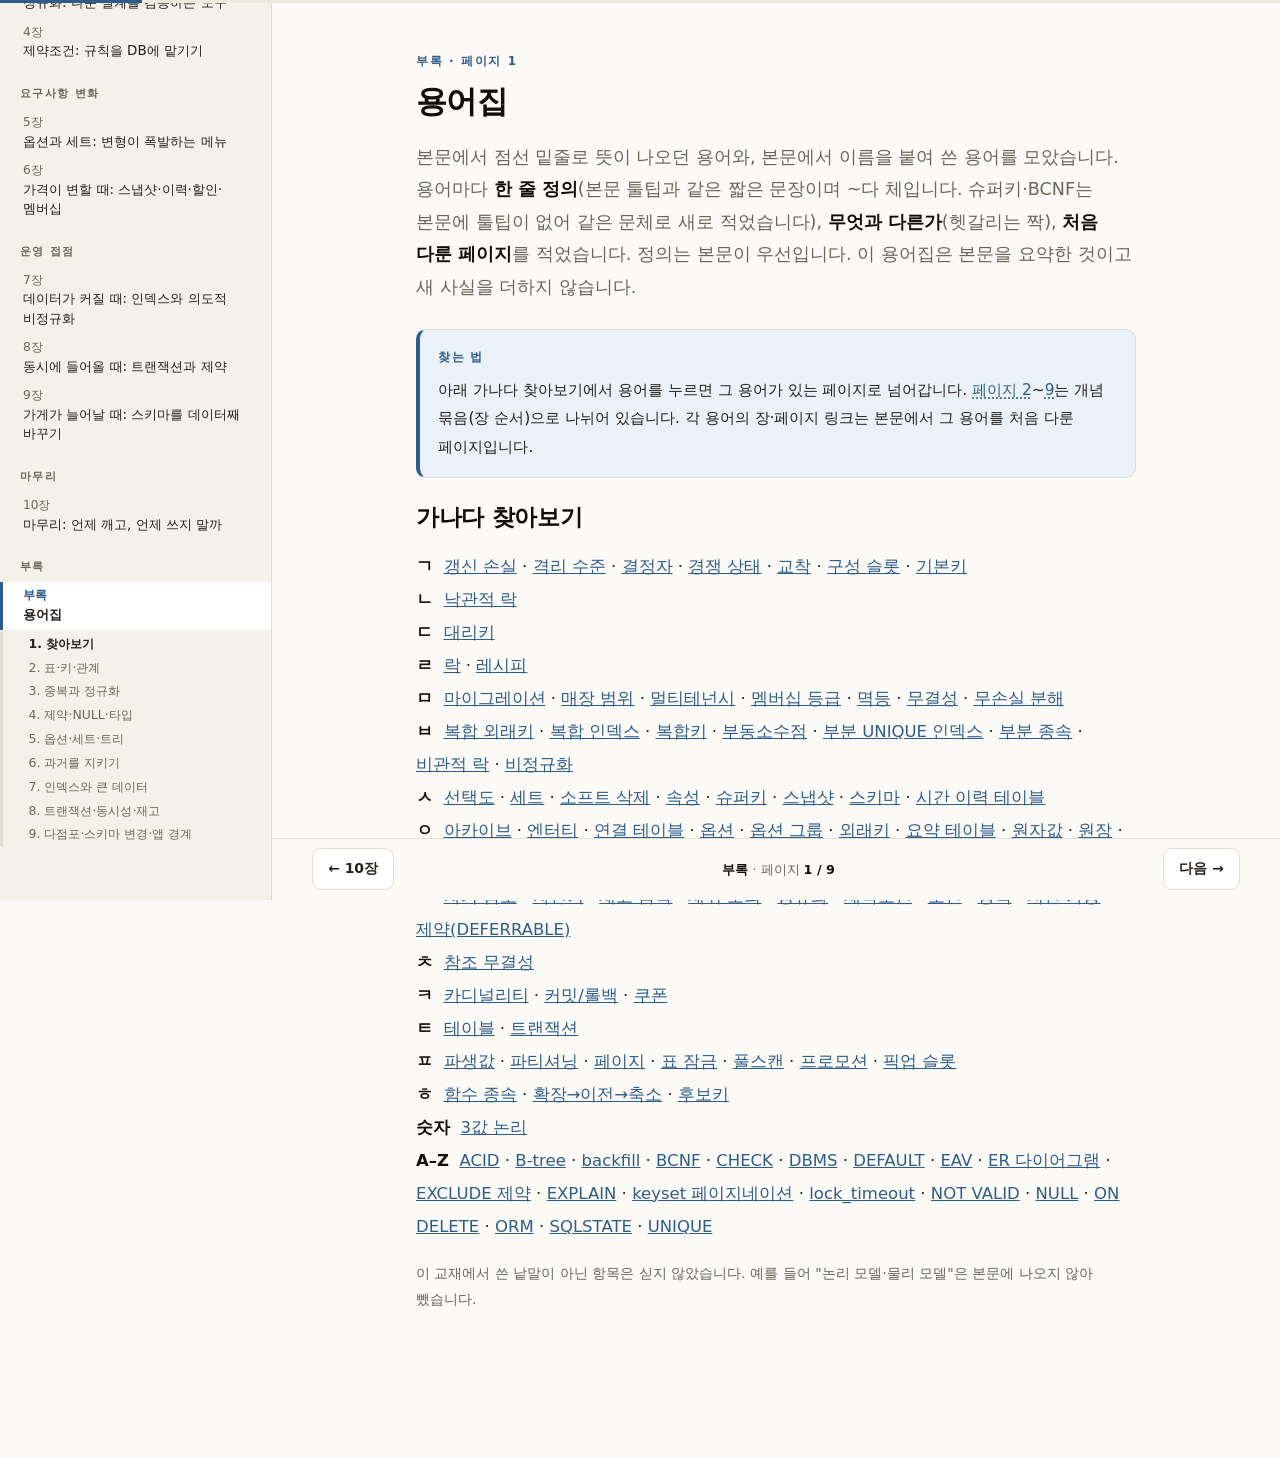
<file: docs/glossary.html>
<!DOCTYPE html>
<!-- 정의 칸은 book.js의 TERMS와 같은 문장이다. TERMS를 고치면 이 파일의 해당 칸도 함께 고친다. -->
<html lang="ko" data-chapter="glossary">
<head>
<meta charset="utf-8">
<meta name="viewport" content="width=device-width, initial-scale=1">
<title>부록 · 용어집 — DB 설계 첫걸음</title>
<link rel="stylesheet" href="assets/book.css">
</head>
<body>

<main id="book"><div class="inner">
<!-- ─────────────────────────────────────────── 페이지 1 -->
<section class="screen" data-title="찾아보기">
  <p class="kicker">부록 · 페이지 1</p>
  <h1>용어집</h1>

  <p class="lead">본문에서 점선 밑줄로 뜻이 나오던 용어와, 본문에서 이름을 붙여 쓴 용어를 모았습니다. 용어마다 <b>한 줄 정의</b>(본문 툴팁과 같은 짧은 문장이며 ~다 체입니다. 슈퍼키·BCNF는 본문에 툴팁이 없어 같은 문체로 새로 적었습니다),
  <b>무엇과 다른가</b>(헷갈리는 짝), <b>처음 다룬 페이지</b>를 적었습니다. 정의는 본문이 우선입니다. 이 용어집은 본문을 요약한 것이고 새 사실을 더하지 않습니다.</p>

  <div class="box note">
    <p class="box-t">찾는 법</p>
    <p>아래 가나다 찾아보기에서 용어를 누르면 그 용어가 있는 페이지로 넘어갑니다. 페이지 2~9는 개념 묶음(장 순서)으로 나뉘어 있습니다.
    각 용어의 장·페이지 링크는 본문에서 그 용어를 처음 다룬 페이지입니다.</p>
  </div>

  <h2>가나다 찾아보기</h2>
  <p style="line-height:2.0">
    <b>ㄱ</b>&nbsp; <a href="#s8" data-s="8">갱신 손실</a> · <a href="#s8" data-s="8">격리 수준</a> · <a href="#s3" data-s="3">결정자</a> · <a href="#s8" data-s="8">경쟁 상태</a> · <a href="#s8" data-s="8">교착</a> · <a href="#s5" data-s="5">구성 슬롯</a> · <a href="#s2" data-s="2">기본키</a><br>
    <b>ㄴ</b>&nbsp; <a href="#s8" data-s="8">낙관적 락</a><br>
    <b>ㄷ</b>&nbsp; <a href="#s2" data-s="2">대리키</a><br>
    <b>ㄹ</b>&nbsp; <a href="#s8" data-s="8">락</a> · <a href="#s8" data-s="8">레시피</a><br>
    <b>ㅁ</b>&nbsp; <a href="#s9" data-s="9">마이그레이션</a> · <a href="#s9" data-s="9">매장 범위</a> · <a href="#s9" data-s="9">멀티테넌시</a> · <a href="#s6" data-s="6">멤버십 등급</a> · <a href="#s7" data-s="7">멱등</a> · <a href="#s3" data-s="3">무결성</a> · <a href="#s3" data-s="3">무손실 분해</a><br>
    <b>ㅂ</b>&nbsp; <a href="#s5" data-s="5">복합 외래키</a> · <a href="#s7" data-s="7">복합 인덱스</a> · <a href="#s2" data-s="2">복합키</a> · <a href="#s4" data-s="4">부동소수점</a> · <a href="#s4" data-s="4">부분 UNIQUE 인덱스</a> · <a href="#s3" data-s="3">부분 종속</a> · <a href="#s8" data-s="8">비관적 락</a> · <a href="#s3" data-s="3">비정규화</a><br>
    <b>ㅅ</b>&nbsp; <a href="#s7" data-s="7">선택도</a> · <a href="#s5" data-s="5">세트</a> · <a href="#s4" data-s="4">소프트 삭제</a> · <a href="#s2" data-s="2">속성</a> · <a href="#s2" data-s="2">슈퍼키</a> · <a href="#s6" data-s="6">스냅샷</a> · <a href="#s2" data-s="2">스키마</a> · <a href="#s6" data-s="6">시간 이력 테이블</a><br>
    <b>ㅇ</b>&nbsp; <a href="#s7" data-s="7">아카이브</a> · <a href="#s2" data-s="2">엔터티</a> · <a href="#s2" data-s="2">연결 테이블</a> · <a href="#s5" data-s="5">옵션</a> · <a href="#s5" data-s="5">옵션 그룹</a> · <a href="#s2" data-s="2">외래키</a> · <a href="#s7" data-s="7">요약 테이블</a> · <a href="#s3" data-s="3">원자값</a> · <a href="#s6" data-s="6">원장</a> · <a href="#s6" data-s="6">유효 기간</a> · <a href="#s6" data-s="6">이력</a> · <a href="#s3" data-s="3">이상현상</a> · <a href="#s3" data-s="3">이행 종속</a> · <a href="#s7" data-s="7">인덱스</a><br>
    <b>ㅈ</b>&nbsp; <a href="#s5" data-s="5">자기 참조</a> · <a href="#s2" data-s="2">자연키</a> · <a href="#s8" data-s="8">재고 품목</a> · <a href="#s5" data-s="5">재귀 조회</a> · <a href="#s3" data-s="3">정규화</a> · <a href="#s4" data-s="4">제약조건</a> · <a href="#s2" data-s="2">조인</a> · <a href="#s3" data-s="3">중복</a> · <a href="#s4" data-s="4">지연 가능 제약(DEFERRABLE)</a><br>
    <b>ㅊ</b>&nbsp; <a href="#s2" data-s="2">참조 무결성</a><br>
    <b>ㅋ</b>&nbsp; <a href="#s2" data-s="2">카디널리티</a> · <a href="#s8" data-s="8">커밋/롤백</a> · <a href="#s6" data-s="6">쿠폰</a><br>
    <b>ㅌ</b>&nbsp; <a href="#s2" data-s="2">테이블</a> · <a href="#s8" data-s="8">트랜잭션</a><br>
    <b>ㅍ</b>&nbsp; <a href="#s3" data-s="3">파생값</a> · <a href="#s7" data-s="7">파티셔닝</a> · <a href="#s7" data-s="7">페이지</a> · <a href="#s9" data-s="9">표 잠금</a> · <a href="#s7" data-s="7">풀스캔</a> · <a href="#s6" data-s="6">프로모션</a> · <a href="#s8" data-s="8">픽업 슬롯</a><br>
    <b>ㅎ</b>&nbsp; <a href="#s3" data-s="3">함수 종속</a> · <a href="#s9" data-s="9">확장→이전→축소</a> · <a href="#s2" data-s="2">후보키</a><br>
    <b>숫자</b>&nbsp; <a href="#s4" data-s="4">3값 논리</a><br>
    <b>A–Z</b>&nbsp; <a href="#s8" data-s="8">ACID</a> · <a href="#s7" data-s="7">B-tree</a> · <a href="#s9" data-s="9">backfill</a> · <a href="#s3" data-s="3">BCNF</a> · <a href="#s4" data-s="4">CHECK</a> · <a href="#s2" data-s="2">DBMS</a> · <a href="#s4" data-s="4">DEFAULT</a> · <a href="#s5" data-s="5">EAV</a> · <a href="#s2" data-s="2">ER 다이어그램</a> · <a href="#s4" data-s="4">EXCLUDE 제약</a> · <a href="#s7" data-s="7">EXPLAIN</a> · <a href="#s7" data-s="7">keyset 페이지네이션</a> · <a href="#s9" data-s="9">lock_timeout</a> · <a href="#s9" data-s="9">NOT VALID</a> · <a href="#s4" data-s="4">NULL</a> · <a href="#s4" data-s="4">ON DELETE</a> · <a href="#s9" data-s="9">ORM</a> · <a href="#s9" data-s="9">SQLSTATE</a> · <a href="#s4" data-s="4">UNIQUE</a>
  </p>
  <p style="font-size:.88rem;color:var(--muted)">이 교재에서 쓴 낱말이 아닌 항목은 싣지 않았습니다. 예를 들어 "논리 모델·물리 모델"은 본문에 나오지 않아 뺐습니다.</p>
</section>
<!-- ─────────────────────────────────────────── 페이지 2 -->
<section class="screen" data-title="표·키·관계">
  <p class="kicker">부록 · 페이지 2</p>
  <h2>표·키·관계</h2>
  <p>0~2장. 표가 무엇이고, 행을 어떻게 구별하고, 표끼리 어떻게 이어지는가.</p>
  <div class="table-wrap">
    <table>
      <tr><th style="width:8.5rem">용어 · 처음 다룬 페이지</th><th>한 줄 정의</th><th style="width:30%">무엇과 다른가</th></tr>
      <tr><td><b>테이블</b> (릴레이션)<br><span style="font-size:.82rem"><a href="ch00.html#s4">0장 페이지 4</a></span></td><td>같은 모양의 행을 모은 표. 엑셀 시트와 달리 행 순서가 없고, 열마다 타입이 있고, 제약이 붙는다.</td><td>엑셀 시트와 다릅니다. 시트는 칸마다 아무 값이나 넣을 수 있고 행 순서가 의미를 갖지만, 테이블은 열 타입과 제약이 있고 행 순서에 기대지 않습니다.</td></tr>
      <tr><td><b>DBMS</b><br><span style="font-size:.8rem;color:var(--muted)">Database Management System, 데이터베이스 관리 시스템</span><br><span style="font-size:.82rem"><a href="ch00.html#s3">0장 페이지 3</a></span></td><td>데이터를 저장하고 꺼내 주고 규칙을 지켜 주는 프로그램. PostgreSQL, MySQL, SQLite가 DBMS다. &quot;DB&quot;는 데이터 자체를, DBMS는 그것을 관리하는 소프트웨어를 가리키지만 일상에서는 섞어 쓴다.</td><td>DB(데이터 자체)와 다릅니다. 스키마·테이블 같은 구조와도 다릅니다. DBMS는 그것들을 담고 지켜 주는 프로그램입니다.</td></tr>
      <tr><td><b>스키마</b><br><span style="font-size:.82rem"><a href="ch02.html#s11">2장 페이지 11</a></span></td><td>어떤 테이블이 있고 각 테이블에 어떤 열과 규칙이 있는지 정한 설계. 데이터(행)가 아니라 그 데이터를 담는 틀이다.</td><td>데이터(행)와 다릅니다. 스키마는 틀이고 행은 그 안의 내용입니다. 이 교재의 v1~v7(v5.1 포함)은 스키마의 버전입니다.</td></tr>
      <tr><td><b>엔터티</b><br><span style="font-size:.82rem"><a href="ch02.html#s3">2장 페이지 3</a></span></td><td>요구사항에서 독립해서 구별되고 여러 사실이 딸린 대상(메뉴, 회원, 주문). 나중에 테이블이 된다.</td><td>테이블과 다릅니다. 엔터티는 요구사항에서 뽑는 개념이고, 테이블은 그것을 DB에 옮긴 결과입니다.</td></tr>
      <tr><td><b>속성</b><br><span style="font-size:.82rem"><a href="ch02.html#s3">2장 페이지 3</a></span></td><td>엔터티에 딸린 정보 하나(메뉴의 이름, 가격). 나중에 테이블의 열이 된다.</td><td>열과 다릅니다. 속성은 개념이고 열은 그것을 옮긴 결과입니다. 값이 여럿 딸리거나 독립해서 구별되면 속성이 아니라 엔터티입니다.</td></tr>
      <tr><td><b>기본키</b> (PK, Primary Key)<br><span style="font-size:.82rem"><a href="ch02.html#s4">2장 페이지 4</a></span></td><td>행 하나를 유일하게 가리키는 열(들). 같은 값이 두 행에 있을 수 없고 비어 있을 수 없다.</td><td>후보키와 다릅니다. 후보키는 조건을 만족하는 모든 후보이고 기본키는 그중 대표로 뽑은 하나입니다. UNIQUE와도 다릅니다(기본키는 NULL 불가, 표당 하나).</td></tr>
      <tr><td><b>후보키</b><br><span style="font-size:.82rem"><a href="ch02.html#s4">2장 페이지 4</a></span></td><td>행을 유일하게 구별하면서(유일성) 열을 하나라도 빼면 그 성질이 깨지는(최소성) 열 조합. 그중 대표로 뽑은 것이 기본키다.</td><td>슈퍼키와 다릅니다. 유일성만 만족하면 슈퍼키이고, 열을 하나라도 빼면 유일성이 깨지는 최소의 것만 후보키입니다.</td></tr>
      <tr><td><b>슈퍼키</b><br><span style="font-size:.82rem"><a href="ch02.html#s4">2장 페이지 4</a></span></td><td>행을 유일하게 구별하는 열 조합. 최소일 필요는 없다.</td><td>후보키와 다릅니다. (name, phone)처럼 이미 유일한 열에 열을 더한 조합도 슈퍼키이지만 후보키는 아닙니다.</td></tr>
      <tr><td><b>복합키 (복합 키)</b><br><span style="font-size:.82rem"><a href="ch03.html#s7">3장 페이지 7</a> (개념은 <a href="ch02.html#s7">2장 페이지 7</a>)</span></td><td>열 둘 이상을 묶어 하나의 키로 쓴 것. 한 열만으로는 유일하지 않아도 조합이 유일하면 된다(order_line의 (order_id, menu_id)).</td><td>열마다 따로 건 키 여럿과 다릅니다. 열 하나하나가 아니라 조합 전체가 유일해야 하고, 그 조합을 가리키는 외래키도 열 조합 전체로 가리킵니다(복합 외래키, 5장).</td></tr>
      <tr><td><b>자연키</b><br><span style="font-size:.82rem"><a href="ch02.html#s5">2장 페이지 5</a></span></td><td>업무에 원래 있는 값을 그대로 키로 쓴 것(전화번호, 이메일). 바뀔 수 있다는 것이 약점이다.</td><td>대리키와 다릅니다. 자연키는 업무에 이미 있는 값이라 &quot;안 바뀔 줄 알았는데 바뀐다&quot;가 문제이고, 대리키는 의미가 없다는 것이 문제입니다.</td></tr>
      <tr><td><b>대리키</b><br><span style="font-size:.82rem"><a href="ch02.html#s5">2장 페이지 5</a></span></td><td>의미 없이 시스템이 붙인 번호를 키로 쓴 것(member_id). 값이 바뀌지 않지만 같은 사람인지는 알려 주지 못한다.</td><td>자연키와 다릅니다. 값은 바뀌지 않지만 같은 사람인지는 알려 주지 못해서, 자연키였던 열에는 UNIQUE를 함께 둡니다.</td></tr>
      <tr><td><b>외래키</b> (FK, Foreign Key)<br><span style="font-size:.82rem"><a href="ch02.html#s9">2장 페이지 9</a></span></td><td>다른 테이블의 행을 가리키는 열. 없는 행을 가리키는 값은 DB가 막는다. C++ 포인터와 닮았지만 댕글링을 DB가 막아 준다는 점이 다르다.</td><td>C++ 포인터와 닮았지만 다릅니다. 포인터는 댕글링이 가능하고, 외래키는 없는 행을 가리키는 값을 DB가 막습니다. 외래키 열에 인덱스가 자동으로 생기지는 않습니다.</td></tr>
      <tr><td><b>참조 무결성</b><br><span style="font-size:.82rem"><a href="ch02.html#s9">2장 페이지 9</a></span></td><td>외래키가 가리키는 행이 실제로 존재한다는 보장. 없는 행을 가리키는 값은 DB가 거부한다.</td><td>외래키와 다릅니다. 외래키는 그것을 지키는 장치이고, 참조 무결성은 그렇게 지켜진 상태입니다.</td></tr>
      <tr><td><b>ER 다이어그램</b><br><span style="font-size:.82rem"><a href="ch02.html#s10">2장 페이지 10</a></span></td><td>엔터티(상자), 속성, 키, 관계(선, 1과 N)를 한 장에 그린 설계도.</td><td>CREATE TABLE과 다릅니다. ER 다이어그램은 사람이 읽는 설계도이고, CREATE TABLE은 그 결과를 DB에 만드는 문장입니다.</td></tr>
      <tr><td><b>카디널리티</b><br><span style="font-size:.82rem"><a href="ch02.html#s6">2장 페이지 6</a></span></td><td>관계에서는 두 엔터티가 몇 대 몇으로 이어지는가(1:N, N:M). 인덱스 문맥(7장)에서는 열이 가진 서로 다른 값의 수를 뜻해 다른 개념이다.</td><td>같은 낱말이 두 뜻입니다. 관계의 대응 수(1:N)와 인덱스 문맥에서 열이 가진 서로 다른 값의 수입니다. 문맥으로 구분합니다.</td></tr>
      <tr><td><b>연결 테이블</b><br><span style="font-size:.82rem"><a href="ch02.html#s7">2장 페이지 7</a></span></td><td>N:M 관계를 풀려고 두 표 사이에 끼운 표. 한 행이 두 엔터티의 짝 하나(이 주문에 이 메뉴)를 뜻하고, 관계 자체에 딸린 값(수량)이 여기에 자리를 얻는다.</td><td>엔터티 표와 다릅니다. 연결 테이블은 독립된 대상이 아니라 두 엔터티의 관계를 담는 표입니다(order_line).</td></tr>
      <tr><td><b>조인</b> (JOIN)<br><span style="font-size:.82rem"><a href="ch00.html#s6">0장 페이지 6</a></span></td><td>두 테이블의 행을 키가 같은 것끼리 이어 붙여 한 결과 표로 만드는 조회.</td><td>표를 나누는 정규화의 반대 방향입니다. 저장은 나누고 보기는 합칩니다. 합치면 조회가 복잡해지고 이어 붙이는 일이 듭니다.</td></tr>
    </table>
  </div>
</section>

<!-- ─────────────────────────────────────────── 페이지 3 -->
<section class="screen" data-title="중복과 정규화">
  <p class="kicker">부록 · 페이지 3</p>
  <h2>중복과 정규화</h2>
  <p>1장과 3장. 같은 사실이 여러 곳에 적히면 무슨 일이 생기고, 어떻게 검증하는가.</p>
  <div class="table-wrap">
    <table>
      <tr><th style="width:8.5rem">용어 · 처음 다룬 페이지</th><th>한 줄 정의</th><th style="width:30%">무엇과 다른가</th></tr>
      <tr><td><b>이상현상</b><br><span style="font-size:.82rem"><a href="ch01.html#s8">1장 페이지 8</a></span></td><td>같은 사실이 여러 곳에 적히거나 서로 다른 종류의 사실이 한 행에 섞여서, 고치기·넣기·지우기에서 생기는 오류(갱신·삽입·삭제 이상). 버그가 아니라 설계 결함이다.</td><td>버그와 다릅니다. 코드가 맞게 동작해도 설계 때문에 생기는 오류입니다.</td></tr>
      <tr><td><b>중복</b><br><span style="font-size:.82rem"><a href="ch01.html#s8">1장 페이지 8</a></span></td><td>같은 사실이 둘 이상의 자리에 저장된 것. 값이 우연히 같은 것과는 다르다.</td><td>값이 우연히 같은 것과 다릅니다. 같은 사실을 두 곳에 적은 것이 중복이고, 값이 같아도 다른 사실이면 중복이 아닙니다(스냅샷).</td></tr>
      <tr><td><b>무결성</b><br><span style="font-size:.82rem"><a href="ch01.html#s7">1장 페이지 7</a></span></td><td>데이터가 서로 모순되지 않고 정해진 규칙에 맞는 상태.</td><td>값이 현실과 맞는다는 보장과 다릅니다. 모순이 없고 규칙을 지킨다는 뜻이라, 손으로 적은 이름이 흔들려 틀린 숫자가 나오는 것은 무결성이 깨진 것입니다.</td></tr>
      <tr><td><b>함수 종속</b> (FD)<br><span style="font-size:.82rem"><a href="ch03.html#s2">3장 페이지 2</a></span></td><td>A 값이 정해지면 B 값이 하나로 정해지는 관계(A → B). 데이터가 아니라 업무 규칙이다. 왼쪽 A를 결정자라고 부른다.</td><td>데이터에서 우연히 그렇게 보이는 것과 다릅니다. 함수 종속은 업무 규칙이라 업무에 묻고, 데이터는 반례를 찾는 데만 씁니다.</td></tr>
      <tr><td><b>결정자</b><br><span style="font-size:.82rem"><a href="ch03.html#s2">3장 페이지 2</a></span></td><td>함수 종속 A → B의 왼쪽 A. 이 값이 정해지면 오른쪽 값이 하나로 정해진다.</td><td>키와 다릅니다. 결정자는 종속의 왼쪽일 뿐이고, 모든 결정자가 후보키이면 BCNF입니다.</td></tr>
      <tr><td><b>정규화</b><br><span style="font-size:.82rem"><a href="ch03.html#s11">3장 페이지 11</a> · <a href="ch03.html#s12">12</a></span></td><td>함수 종속을 따라 표를 나눠 같은 사실이 한 곳에만 있게 하는 과정이자, 설계를 검증하는 도구. 단계가 정규형이다(1NF 원자값, 2NF 부분 종속 없음, 3NF 이행 종속 없음, 더 엄격한 BCNF). 이 교재는 3NF에서 멈추고, 값의 의미(그때의 가격인지 지금의 가격인지)까지는 보장하지 않는다.</td><td>비정규화와 다릅니다. 정규화는 중복을 없애는 방향이고, 비정규화는 그것을 한 뒤에 되돌리는 방향입니다.</td></tr>
      <tr><td><b>원자값</b><br><span style="font-size:.82rem"><a href="ch03.html#s5">3장 페이지 5</a></span></td><td>업무에서 더 쪼개면 뜻이 깨지는 값 하나. 한 칸에 목록을 넣지 않는 것이 1NF의 요구다.</td><td>&quot;값이 작다&quot;와 다릅니다. 업무에서 쪼개면 뜻이 깨지는 단위가 원자입니다. 쉼표로 이은 메뉴 목록은 원자값이 아닙니다.</td></tr>
      <tr><td><b>부분 종속</b><br><span style="font-size:.82rem"><a href="ch03.html#s7">3장 페이지 7</a></span></td><td>복합 키의 일부만으로 정해지는 키가 아닌 열이 있는 상태. 2NF가 금지한다.</td><td>이행 종속과 다릅니다. 부분 종속은 복합 키의 일부로 정해지고, 이행 종속은 키가 아닌 열을 거쳐 정해집니다.</td></tr>
      <tr><td><b>이행 종속</b><br><span style="font-size:.82rem"><a href="ch03.html#s8">3장 페이지 8</a></span></td><td>키가 아닌 열이 다른 키가 아닌 열을 거쳐서 정해지는 상태(키 → 열 → 열). 3NF가 금지한다.</td><td>부분 종속과 다릅니다. 이행 종속은 키(전체)에서 다른 열을 거쳐 정해지는 모양입니다.</td></tr>
      <tr><td><b>BCNF</b> (보이스-코드 정규형)<br><span style="font-size:.82rem"><a href="ch03.html#s10">3장 페이지 10</a></span></td><td>모든 결정자가 후보키여야 한다는, 3NF보다 엄격한 규칙.</td><td>3NF와 다릅니다. 후보키가 겹치는 드문 경우에만 결과가 다릅니다. 나누고 나면 원래 표의 규칙을 키 제약만으로 못 지키는 비용이 생길 수 있습니다.</td></tr>
      <tr><td><b>파생값</b><br><span style="font-size:.82rem"><a href="ch03.html#s9">3장 페이지 9</a></span></td><td>다른 열에서 계산할 수 있는 값(합계 = 단가 × 수량). 저장하면 원본과 어긋날 위험이 생긴다.</td><td>정규형 검사와 따로 판단합니다. 총액은 정규형 검사에 걸리지 않아도 같은 사실을 두 번 적는 문제를 만듭니다.</td></tr>
      <tr><td><b>무손실 분해</b><br><span style="font-size:.82rem"><a href="ch03.html#s13">3장 페이지 13</a></span></td><td>표를 나눈 뒤 다시 이었을 때 원래의 행이 정확히 복원되는 분해. 공통 열이 한쪽 표의 후보키이면 보장된다.</td><td>종속 보존과 다릅니다. 무손실은 다시 이으면 행이 복원되는가이고, 종속 보존은 규칙을 나눈 뒤에도 키로 지킬 수 있는가입니다.</td></tr>
      <tr><td><b>비정규화</b><br><span style="font-size:.82rem"><a href="ch07.html#s8">7장 페이지 8</a></span></td><td>성능을 위해 정규화된 설계를 일부러 되돌려 같은 사실을 중복해 두는 것. 정규화를 안 한 것이 아니라 한 뒤에 되돌린 것이며, 어긋남을 막는 갱신 경로와 점검이 따라와야 한다.</td><td>정규화를 안 한 것과 다릅니다. 정규화를 한 뒤 측정하고 일부러 되돌린 것입니다.</td></tr>
    </table>
  </div>
</section>

<!-- ─────────────────────────────────────────── 페이지 4 -->
<section class="screen" data-title="제약·NULL·타입">
  <p class="kicker">부록 · 페이지 4</p>
  <h2>제약·NULL·타입</h2>
  <p>4장과 6장 일부. 규칙을 DB에 선언하는 도구들과 NULL.</p>
  <div class="table-wrap">
    <table>
      <tr><th style="width:8.5rem">용어 · 처음 다룬 페이지</th><th>한 줄 정의</th><th style="width:30%">무엇과 다른가</th></tr>
      <tr><td><b>제약조건</b><br><span style="font-size:.82rem"><a href="ch04.html#s1">4장 페이지 1</a></span></td><td>데이터가 지켜야 할 규칙을 DB에 선언한 것(NOT NULL, UNIQUE, CHECK, 외래키 등). 어기는 입력은 DB가 거부한다.</td><td>인덱스와 다릅니다. 제약은 규칙을 강제하고 인덱스는 찾기를 빠르게 합니다. UNIQUE는 둘을 겸합니다.</td></tr>
      <tr><td><b>NULL</b><br><span style="font-size:.82rem"><a href="ch04.html#s2">4장 페이지 2</a></span></td><td>값이 없다 또는 알 수 없다는 표시. 0도 빈 글자도 아니다. NULL과의 비교는 참도 거짓도 아닌 &quot;알 수 없음&quot;이 되어 NULL = NULL도 참이 아니다. NULL 여부는 IS NULL로 묻는다.</td><td>0이나 빈 글자와 다릅니다. NULL = NULL도 참이 아니라서 IS NULL로 묻습니다.</td></tr>
      <tr><td><b>3값 논리</b><br><span style="font-size:.82rem"><a href="ch04.html#s2">4장 페이지 2</a></span></td><td>SQL의 조건식이 참·거짓·알 수 없음 세 가지 결과를 갖는 셈법. WHERE는 참인 행만 남기고, CHECK는 거짓인 행만 거부하므로 알 수 없음이면 통과한다.</td><td>참·거짓 두 값의 논리와 다릅니다. WHERE는 참인 행만 남기고 CHECK는 거짓인 행만 거부해서 &quot;알 수 없음&quot;이 서로 다르게 처리됩니다.</td></tr>
      <tr><td><b>부동소수점</b> (float)<br><span style="font-size:.82rem"><a href="ch04.html#s3">4장 페이지 3</a></span></td><td>2진수로 실수를 근사해 저장하는 타입. 0.1 같은 값을 정확히 담지 못해 금액에는 쓰지 않는다. 정확한 십진수는 NUMERIC.</td><td>NUMERIC과 다릅니다. 부동소수점은 근사값이고 NUMERIC은 정확한 십진수입니다.</td></tr>
      <tr><td><b>DEFAULT</b><br><span style="font-size:.82rem"><a href="ch04.html#s4">4장 페이지 4</a></span></td><td>INSERT에서 그 열을 적지 않았을 때 DB가 대신 넣는 값. 규칙이 아니라 편의이며, 열에 NULL을 명시하면 적용되지 않는다.</td><td>제약과 다릅니다. DEFAULT는 규칙이 아니라 편의이고, NULL을 명시한 입력에는 적용되지 않습니다.</td></tr>
      <tr><td><b>UNIQUE</b><br><span style="font-size:.82rem"><a href="ch04.html#s5">4장 페이지 5</a></span></td><td>같은 값이 두 행에 있을 수 없게 하는 제약. 기본키와 달리 한 표에 여러 개 둘 수 있고 PostgreSQL에서는 NULL을 여러 행에 넣을 수 있다.</td><td>기본키와 다릅니다. 한 표에 여러 개 둘 수 있고 PostgreSQL에서는 NULL을 여러 행에 넣을 수 있습니다.</td></tr>
      <tr><td><b>CHECK</b><br><span style="font-size:.82rem"><a href="ch04.html#s7">4장 페이지 7</a></span></td><td>한 행의 값이 조건식을 만족해야 저장되게 하는 제약. 그 행의 열만 볼 수 있고, 조건이 NULL(알 수 없음)이면 통과한다.</td><td>외래키·UNIQUE와 다릅니다. 한 행의 열만 볼 수 있어서 여러 행을 세는 규칙(C1)은 못 막습니다. 조건이 NULL이면 통과합니다.</td></tr>
      <tr><td><b>ON DELETE</b><br><span style="font-size:.82rem"><a href="ch04.html#s6">4장 페이지 6</a></span></td><td>외래키가 가리키는 행(부모)을 지울 때 참조하는 행(자식)을 어떻게 할지 정하는 절. NO ACTION(기본)·RESTRICT는 거부, CASCADE는 함께 삭제, SET NULL·SET DEFAULT는 값 변경.</td><td>소프트 삭제와 다릅니다. ON DELETE는 진짜로 지울 때 자식을 어떻게 할지이고, CASCADE는 부모가 사라지면 자식이 의미를 잃는 관계에 맞는 선택입니다.</td></tr>
      <tr><td><b>지연 가능 제약 (DEFERRABLE)</b><br><span style="font-size:.82rem"><a href="ch04.html#s9">4장 페이지 9</a></span></td><td>검사를 저장할 때마다가 아니라 트랜잭션이 끝날 때(커밋)까지 미루도록 선언한 제약(DEFERRABLE INITIALLY DEFERRED). 이 교재는 외래키에서 다룬다. 지연 가능 제약이 필요한 설계는 중복 열을 만들고 그 열을 늘 맞춰야 하는 부담이 있어서 이 교재는 쓰지 않는다.</td><td>보통의 외래키와 다릅니다. 보통은 저장할 때마다 바로 검사하고, 지연 가능 외래키는 커밋 때 검사합니다. 제약 트리거(CONSTRAINT TRIGGER)와도 다릅니다. 그것은 선언이 아니라 DB 안에 넣는 프로그램 코드입니다.</td></tr>
      <tr><td><b>소프트 삭제</b><br><span style="font-size:.82rem"><a href="ch06.html#s5">6장 페이지 5</a></span></td><td>행을 실제로 지우지 않고 &quot;쓰지 않음&quot; 표시(판매중지 플래그)만 남기는 방식. 과거 기록이 가리키는 행을 보존한다.</td><td>DELETE와 다릅니다. 행이 남고 표시만 바뀌므로, 새 주문에서 거르는 일은 앱이 맡습니다.</td></tr>
      <tr><td><b>EXCLUDE 제약</b><br><span style="font-size:.82rem"><a href="ch06.html#s4">6장 페이지 4</a></span></td><td>조건을 만족하는 두 행이 함께 있으면 거부하는 PostgreSQL 제약. UNIQUE가 같은 값을 막는다면 EXCLUDE는 겹치는 구간도 막을 수 있다. 정수 열을 함께 쓰려면 btree_gist 확장이 필요하다.</td><td>UNIQUE와 다릅니다. UNIQUE는 같은 값을, EXCLUDE는 겹치는 구간도 막습니다. 빈틈은 못 막고 PostgreSQL에만 있습니다.</td></tr>
      <tr><td><b>부분 UNIQUE 인덱스</b><br><span style="font-size:.82rem"><a href="ch06.html#s5">6장 페이지 5</a></span></td><td>WHERE 조건을 만족하는 행 사이에서만 유일성을 검사하는 인덱스(CREATE UNIQUE INDEX ... WHERE ...). &quot;한 주문에 등급 할인은 한 번&quot;처럼 조건부 유일성에 쓴다.</td><td>일반 UNIQUE 인덱스와 다릅니다. 조건을 만족하는 행 사이에서만 유일성을 검사합니다. 인덱스이지만 제약처럼 씁니다.</td></tr>
    </table>
  </div>
</section>

<!-- ─────────────────────────────────────────── 페이지 5 -->
<section class="screen" data-title="옵션·세트·트리">
  <p class="kicker">부록 · 페이지 5</p>
  <h2>옵션·세트·트리</h2>
  <p>5장. 종류가 늘어나는 메뉴를 행으로 담는 구조.</p>
  <div class="table-wrap">
    <table>
      <tr><th style="width:8.5rem">용어 · 처음 다룬 페이지</th><th>한 줄 정의</th><th style="width:30%">무엇과 다른가</th></tr>
      <tr><td><b>옵션</b><br><span style="font-size:.82rem"><a href="ch05.html#s2">5장 페이지 2</a></span></td><td>손님이 메뉴에 덧붙이거나 바꾸는 선택지 하나(샷 추가, 얼음 적게). 메뉴를 바꾸지만 다른 메뉴로 만들지는 않으며, 가격이 붙고 0원일 수도 있다. 세트와 달리 메뉴를 묶지 않는다.</td><td>세트와 다릅니다. 옵션은 메뉴를 바꾸고 세트는 메뉴를 묶습니다. 옵션을 붙여도 다른 메뉴가 되지는 않습니다.</td></tr>
      <tr><td><b>옵션 그룹</b><br><span style="font-size:.82rem"><a href="ch05.html#s5">5장 페이지 5</a></span></td><td>같은 종류의 옵션을 모은 묶음(샷, 시럽, 얼음). 그룹마다 고를 수 있는 개수의 범위(최소~최대)를 가진다.</td><td>세트의 구성 슬롯과 다릅니다. 옵션 그룹은 같은 종류의 옵션 묶음이고 선택 개수의 범위를 가집니다.</td></tr>
      <tr><td><b>세트</b><br><span style="font-size:.82rem"><a href="ch05.html#s8">5장 페이지 8</a></span></td><td>여러 메뉴를 묶어 하나의 가격으로 파는 상품(음료 + 케이크). 옵션이 메뉴를 바꾼다면 세트는 메뉴를 묶는다.</td><td>옵션과 다릅니다. 세트는 menu의 한 행이고 구성은 슬롯·후보·선택 세 표로 담습니다.</td></tr>
      <tr><td><b>구성 슬롯</b><br><span style="font-size:.82rem"><a href="ch05.html#s9">5장 페이지 9</a></span></td><td>세트 안에서 채워야 하는 자리(음료 1, 디저트 1). 슬롯마다 들어갈 수 있는 후보 메뉴가 정해져 있다.</td><td>픽업 슬롯과 다릅니다. 구성 슬롯은 세트 안의 자리이고, 픽업 슬롯은 시간대와 정원입니다(8장).</td></tr>
      <tr><td><b>복합 외래키</b><br><span style="font-size:.82rem"><a href="ch05.html#s6">5장 페이지 6</a></span></td><td>열 둘 이상을 한 덩어리로 묶어 다른 표의 복합키를 가리키는 외래키. 열 조합 전체가 그 표에 있는 행이어야 저장된다.</td><td>열마다 따로 건 외래키 둘과 다릅니다. 열 조합 전체가 대상 표에 있어야 하고, 열 하나라도 NULL이면 검사하지 않습니다.</td></tr>
      <tr><td><b>자기 참조</b><br><span style="font-size:.82rem"><a href="ch05.html#s10">5장 페이지 10</a></span></td><td>외래키가 같은 표의 기본키를 가리키는 것(분류의 상위 분류). 트리를 한 표에 담는 방법이다.</td><td>두 표를 잇는 외래키와 다릅니다. 같은 표 안에서 상위 행을 가리킵니다. 깊이를 모르는 트리는 재귀 조회가 필요합니다.</td></tr>
      <tr><td><b>재귀 조회</b> (WITH RECURSIVE)<br><span style="font-size:.82rem"><a href="ch05.html#s10">5장 페이지 10</a></span></td><td>조회 결과를 다시 조회의 입력으로 넣어 트리를 위아래로 끝까지 따라가는 SQL 문법.</td><td>일반 JOIN과 다릅니다. 결과를 다시 입력으로 넣어 깊이를 모르는 트리를 끝까지 따라갑니다.</td></tr>
      <tr><td><b>EAV</b><br><span style="font-size:.8rem;color:var(--muted)">Entity-Attribute-Value</span><br><span style="font-size:.82rem"><a href="ch05.html#s11">5장 페이지 11</a></span></td><td>속성 이름과 값을 행으로 쌓는 설계(엔터티, 속성 이름, 값 세 열). 열을 늘리지 않고 속성을 더할 수 있지만 타입·제약·외래키·조회를 잃는다.</td><td>이 교재의 옵션 모델과 다릅니다. 옵션은 종류·가격·개수 규칙이 있는 행이고, EAV는 이름과 값만 쌓아서 타입과 제약을 잃습니다. 정당한 드문 경우가 있습니다.</td></tr>
    </table>
  </div>
</section>

<!-- ─────────────────────────────────────────── 페이지 6 -->
<section class="screen" data-title="과거를 지키기">
  <p class="kicker">부록 · 페이지 6</p>
  <h2>과거를 지키기</h2>
  <p>6장. 가격·할인·포인트가 바뀌어도 과거가 틀어지지 않게 하는 구조.</p>
  <div class="table-wrap">
    <table>
      <tr><th style="width:8.5rem">용어 · 처음 다룬 페이지</th><th>한 줄 정의</th><th style="width:30%">무엇과 다른가</th></tr>
      <tr><td><b>스냅샷</b><br><span style="font-size:.82rem"><a href="ch06.html#s2">6장 페이지 2</a></span></td><td>주문을 만들 때 그 순간의 이름·단가·옵션가를 주문 라인에 복사해 둔 값. 메뉴가 바뀌어도 고치지 않는다. 지금 값과 잠시 같을 뿐 의미가 다른 사실이라 중복이 아니다.</td><td>이력과 다릅니다. 스냅샷은 &quot;그때 받은 값&quot;이라 고치지 않고, 이력은 &quot;언제 얼마였나&quot;라 잘못 적었으면 바로잡습니다.</td></tr>
      <tr><td><b>이력</b><br><span style="font-size:.82rem"><a href="ch06.html#s3">6장 페이지 3</a></span></td><td>값이 바뀐 내역을 기간과 함께 쌓아 둔 기록. 스냅샷이 &quot;이 주문이 받은 값&quot;이라면 이력은 &quot;이 메뉴가 언제 얼마였나&quot;이고, 잘못 적었으면 바로잡는다.</td><td>스냅샷과 다릅니다. 이력은 메뉴가 가진 값의 변천이고, 이 라인이 받은 금액은 스냅샷이 지킵니다.</td></tr>
      <tr><td><b>유효 기간</b><br><span style="font-size:.82rem"><a href="ch06.html#s4">6장 페이지 4</a></span></td><td>한 값이 참이던 기간 [시작, 끝). 이 교재는 시작 포함·끝 제외로 적고 끝이 NULL이면 지금도 유효하다는 뜻이다.</td><td>시작과 끝을 모두 포함하는 구간과 다릅니다. [시작, 끝)이라 앞 행의 끝과 뒤 행의 시작이 같은 순간을 두 번 차지하지 않습니다.</td></tr>
      <tr><td><b>시간 이력 테이블</b> (temporal table)<br><span style="font-size:.82rem"><a href="ch06.html#s12">6장 페이지 12</a></span></td><td>행에 시간 축(유효 시간, 기록 시간)을 붙여 관리하는 표. SQL:2011에 표준이 있고 제품마다 지원이 다르다. 두 시간을 모두 쓰면 양방향(bitemporal)이라 한다.</td><td>이 교재의 menu_price처럼 직접 만든 이력 표와 다릅니다. 시간 축을 제품이나 표준이 관리해 주는 방식이고 지원이 제품마다 다릅니다.</td></tr>
      <tr><td><b>프로모션</b><br><span style="font-size:.82rem"><a href="ch06.html#s6">6장 페이지 6</a></span></td><td>기간을 정한 이벤트. 받는 주인이 없고 조건(기간, 대상 메뉴)만 맞으면 누구나 받는다. 회원이 받는 쿠폰, 회원의 상태인 등급과 구별된다.</td><td>쿠폰·등급과 다릅니다. 셋 다 할인이지만 프로모션은 받는 주인이 없습니다. 누가 어떤 조건으로 갖는지가 다릅니다.</td></tr>
      <tr><td><b>쿠폰</b><br><span style="font-size:.82rem"><a href="ch06.html#s7">6장 페이지 7</a></span></td><td>회원이 발급받아 한 번 쓰는 혜택. 종류(coupon)와 발급(coupon_issue)을 나누어 적는다. 사용 여부는 열로 저장하지 않고 할인 내역에서 유도한다.</td><td>프로모션·등급과 다릅니다. 회원이 발급받아 한 번 쓰는 혜택이라 발급과 사용을 따로 적습니다.</td></tr>
      <tr><td><b>멤버십 등급</b><br><span style="font-size:.82rem"><a href="ch06.html#s8">6장 페이지 8</a></span></td><td>회원에게 붙은 상시 자격(일반·실버·골드)과 등급별 할인율. 등급은 바뀌므로 주문이 그때의 등급을 스냅샷으로 가지고 있어야 한다.</td><td>쿠폰과 다릅니다. 회원에게 붙은 상시 자격이라 바뀌고, 그래서 주문이 그때의 등급을 스냅샷으로 가집니다.</td></tr>
      <tr><td><b>원장</b> (ledger)<br><span style="font-size:.82rem"><a href="ch06.html#s10">6장 페이지 10</a></span></td><td>증감 사건을 쌓기만 하는 표. 잔액은 사건의 합계로 구하고, 잘못은 고치지 않고 반대 방향의 행을 더해 바로잡는다. 덮어쓰는 잔액 열과 다르다.</td><td>잔액 열과 다릅니다. 원장은 쌓기만 하고 잔액은 합계입니다. 잘못은 고치지 않고 반대 방향의 행을 더합니다.</td></tr>
    </table>
  </div>
</section>

<!-- ─────────────────────────────────────────── 페이지 7 -->
<section class="screen" data-title="인덱스와 큰 데이터">
  <p class="kicker">부록 · 페이지 7</p>
  <h2>인덱스와 큰 데이터</h2>
  <p>7장. 데이터가 커졌을 때 찾는 법과 일부러 되돌리는 법.</p>
  <div class="table-wrap">
    <table>
      <tr><th style="width:8.5rem">용어 · 처음 다룬 페이지</th><th>한 줄 정의</th><th style="width:30%">무엇과 다른가</th></tr>
      <tr><td><b>인덱스</b><br><span style="font-size:.82rem"><a href="ch07.html#s2">7장 페이지 2</a></span></td><td>원하는 행을 빨리 찾게 해 주는 색인 구조. 제약조건과 목적이 다르다(찾기 속도 vs 규칙 강제). 자세히는 7장.</td><td>제약조건과 다릅니다. 인덱스는 찾기 속도, 제약은 규칙 강제입니다. UNIQUE는 둘을 겸합니다.</td></tr>
      <tr><td><b>페이지</b> (버퍼)<br><span style="font-size:.82rem"><a href="ch07.html#s2">7장 페이지 2</a></span></td><td>DB가 디스크를 읽고 쓰는 고정 크기 덩어리(PostgreSQL은 8KB). 행 하나가 필요해도 그 행이 든 페이지 전체를 읽는다. 이 교재의 &quot;읽은 페이지 수&quot;가 비용의 척도다.</td><td>행과 다릅니다. 행 하나가 필요해도 그 행이 든 페이지 전체를 읽습니다. 그래서 비용 척도는 시간이 아니라 읽은 페이지 수입니다.</td></tr>
      <tr><td><b>풀스캔</b> (full scan)<br><span style="font-size:.82rem"><a href="ch07.html#s2">7장 페이지 2</a></span></td><td>인덱스 없이 표의 모든 행을 처음부터 끝까지 읽으며 조건을 검사하는 것. PostgreSQL 실행 계획의 Seq Scan. 비용은 표의 페이지 수에 비례한다.</td><td>인덱스를 쓴 조회와 다릅니다. 인덱스가 있어도 많은 행을 고르면 DB가 풀스캔을 고를 수 있습니다.</td></tr>
      <tr><td><b>B-tree</b><br><span style="font-size:.82rem"><a href="ch07.html#s3">7장 페이지 3</a></span></td><td>값을 정렬해 페이지에 담고 루트·중간·잎의 나무로 쌓은 인덱스 구조. 모든 잎이 같은 깊이이고 한 페이지에 수백 개의 갈래가 있어 100만 행도 3~4쪽으로 찾는다. 등호·범위·정렬에 쓰이는 기본 인덱스 종류다.</td><td>정렬된 std::map과 다릅니다. 메모리 포인터를 따라가는 노드가 아니라 8KB 페이지 하나가 노드 하나이고, 한 페이지에 갈래가 수백 개라 나무가 낮습니다.</td></tr>
      <tr><td><b>복합 인덱스</b><br><span style="font-size:.82rem"><a href="ch07.html#s4">7장 페이지 4</a></span></td><td>열 둘 이상을 앞 열부터 차례로 정렬해 담은 인덱스. 앞 열(선두 열)의 조건이 있어야 잘 쓰이고, 등호 조건 열을 앞에, 범위나 정렬 열을 뒤에 둔다.</td><td>열마다 만든 인덱스 여러 개와 다릅니다. 앞 열부터 정렬된 하나의 구조라서 선두 열의 조건이 있어야 잘 쓰입니다.</td></tr>
      <tr><td><b>선택도</b><br><span style="font-size:.82rem"><a href="ch07.html#s7">7장 페이지 7</a></span></td><td>조건 하나가 행을 얼마나 잘 걸러 내는가. 고르는 행의 비율이 작을수록 선택도가 높다고 말한다(비율 자체를 선택도라 부르는 문서도 있어 숫자는 거꾸로다). 인덱스는 선택도가 높은 조건에서 효과가 크다. 열의 카디널리티(서로 다른 값의 수)와 관련되지만 값의 분포에 따라 값마다 다르다.</td><td>카디널리티와 다릅니다. 카디널리티는 열의 서로 다른 값의 수이고, 선택도는 조건 하나가 고르는 행의 비율이며 값마다 다릅니다.</td></tr>
      <tr><td><b>EXPLAIN</b><br><span style="font-size:.82rem"><a href="ch07.html#s6">7장 페이지 6</a></span></td><td>DB가 조회를 어떻게 실행할지의 계획을 보여 주는 명령. EXPLAIN ANALYZE는 실제로 실행해 실제 행 수와 시간을, BUFFERS는 읽은 페이지 수를 붙인다.</td><td>실제 실행과 다릅니다. EXPLAIN은 계획만 보이고, ANALYZE를 붙여야 실제로 실행해 실제 값을 보입니다.</td></tr>
      <tr><td><b>요약 테이블</b><br><span style="font-size:.82rem"><a href="ch07.html#s8">7장 페이지 8</a></span></td><td>원본을 미리 집계해 저장한 파생 표(일 매출 daily_sales). 읽는 단위에 맞춰 행 수를 줄여 조회를 빠르게 하지만 원본의 사본이라 어긋날 수 있다.</td><td>원본(정규형)과 다릅니다. 원본의 사본이라 어긋날 수 있고, 지우고 다시 만들 수 있어야 합니다.</td></tr>
      <tr><td><b>멱등</b><br><span style="font-size:.82rem"><a href="ch07.html#s9">7장 페이지 9</a></span></td><td>같은 작업을 몇 번 실행해도 한 번 실행한 것과 결과가 같은 성질. 지우고 다시 계산하기는 멱등이고 증감을 더하기는 아니다.</td><td>단순히 안전하다는 뜻과 다릅니다. 같은 요청을 두 번 받아도 한 번과 같다는 성질이고, 증감을 더하는 갱신은 아닙니다.</td></tr>
      <tr><td><b>keyset 페이지네이션</b><br><span style="font-size:.82rem"><a href="ch07.html#s10">7장 페이지 10</a></span></td><td>OFFSET으로 건너뛰는 대신 마지막으로 본 행의 키를 기억하고 그 이후를 조회하는 방식. 몇 번째 페이지든 읽는 양이 같다.</td><td>OFFSET과 다릅니다. OFFSET은 건너뛴 만큼 읽고, keyset은 마지막 키 이후부터 읽습니다. 대신 임의의 쪽 번호로 바로 갈 수 없습니다.</td></tr>
      <tr><td><b>파티셔닝</b><br><span style="font-size:.82rem"><a href="ch07.html#s11">7장 페이지 11</a></span></td><td>큰 표를 기간 같은 기준으로 여러 물리 표(파티션)로 나누어 한 표처럼 쓰는 것. 기간 조회는 해당 파티션만 읽고 오래된 기간은 표째로 버릴 수 있다.</td><td>아카이브와 다릅니다. 파티셔닝은 한 표처럼 쓰는 물리적 분할이고, 아카이브는 다른 표로 옮기고 원본을 지웁니다. v7은 파티셔닝을 하지 않기로 했습니다(9장).</td></tr>
      <tr><td><b>아카이브</b><br><span style="font-size:.82rem"><a href="ch07.html#s11">7장 페이지 11</a></span></td><td>오래된 행을 보관용 표로 옮기고 원본에서 지우는 것. 자식 표의 순서, 합계가 필요한 표(원장), 요약의 재생성 가능성을 따져야 한다.</td><td>파티셔닝과 다릅니다. 원본에서 지우므로 요약이 원본의 사본에서 유일한 기록으로 바뀔 수 있습니다.</td></tr>
    </table>
  </div>
</section>

<!-- ─────────────────────────────────────────── 페이지 8 -->
<section class="screen" data-title="트랜잭션·동시성·재고">
  <p class="kicker">부록 · 페이지 8</p>
  <h2>트랜잭션·동시성·재고</h2>
  <p>8장. 동시에 들어오는 요청에서 규칙을 지키는 법.</p>
  <div class="table-wrap">
    <table>
      <tr><th style="width:8.5rem">용어 · 처음 다룬 페이지</th><th>한 줄 정의</th><th style="width:30%">무엇과 다른가</th></tr>
      <tr><td><b>트랜잭션</b><br><span style="font-size:.82rem"><a href="ch08.html#s4">8장 페이지 4</a></span></td><td>여러 작업을 한 묶음으로 처리해 전부 성공하거나 전부 취소되게 하는 단위. 자세히는 8장.</td><td>락과 다릅니다. 트랜잭션은 전부 되거나 전부 취소되는 묶음이고 락은 동시 접근을 막는 장치입니다. 트랜잭션만으로 동시성이 자동 해결되지는 않습니다.</td></tr>
      <tr><td><b>ACID</b><br><span style="font-size:.82rem"><a href="ch08.html#s4">8장 페이지 4</a></span></td><td>트랜잭션이 지키는 네 성질. 원자성(전부 되거나 전부 안 됨), 일관성(커밋된 상태는 선언한 제약을 지킴), 격리성(동시 트랜잭션이 서로의 중간 상태를 못 봄, 정도를 고른다), 지속성(커밋은 서버가 꺼져도 남음). 일관성은 업무적 옳음을 뜻하지 않는다.</td><td>격리성은 수준을 고르는 설정이고, 일관성은 제약을 지킨다는 뜻이지 업무적으로 옳다는 뜻이 아닙니다.</td></tr>
      <tr><td><b>커밋 / 롤백</b><br><span style="font-size:.82rem"><a href="ch08.html#s4">8장 페이지 4</a></span></td><td>트랜잭션을 끝내는 두 방법. COMMIT은 묶음의 변경을 확정하고, ROLLBACK은 그 변경을 전부 버린다. 커밋 전의 변경은 다른 연결에 보이지 않는다.</td><td>ROLLBACK은 DB 안의 변경만 되돌립니다. 이미 보낸 문자 메시지 같은 DB 밖의 일은 되돌리지 못합니다. 오류가 난 트랜잭션에 COMMIT을 보내도 ROLLBACK으로 처리됩니다.</td></tr>
      <tr><td><b>락</b> (잠금)<br><span style="font-size:.82rem"><a href="ch08.html#s5">8장 페이지 5</a></span></td><td>행을 고치는 트랜잭션이 끝날 때까지 다른 트랜잭션이 같은 행을 고치지 못하게 막는 표시. UPDATE가 자동으로 걸고 SELECT ... FOR UPDATE는 읽으면서 건다. 막힌 쪽은 기다린다. 일반 SELECT는 락을 걸지도 기다리지도 않는다.</td><td>트랜잭션과 다릅니다. 이 락은 행 단위이고, 표 전체에 거는 표 잠금(9장)과는 잠그는 대상이 다릅니다.</td></tr>
      <tr><td><b>경쟁 상태</b> (race condition)<br><span style="font-size:.82rem"><a href="ch08.html#s5">8장 페이지 5</a></span></td><td>동시 요청의 실행 순서에 따라 결과가 달라지는 버그. 읽고 판단하고 쓰는 사이의 틈에서 생긴다.</td><td>교착과 다릅니다. 경쟁 상태는 순서에 따라 결과가 틀리고, 교착은 서로 기다려 멈춥니다.</td></tr>
      <tr><td><b>갱신 손실</b> (lost update)<br><span style="font-size:.82rem"><a href="ch08.html#s5">8장 페이지 5</a></span></td><td>두 트랜잭션이 같은 값을 읽고 각자 계산한 값을 써서 한쪽의 변경이 사라지는 사고. 앱이 계산한 값으로 덮어쓸 때 생긴다.</td><td>오류가 나는 사고와 다릅니다. 오류 없이 한쪽의 변경이 조용히 사라집니다.</td></tr>
      <tr><td><b>낙관적 락</b><br><span style="font-size:.82rem"><a href="ch08.html#s6">8장 페이지 6</a></span></td><td>충돌이 드물다고 보고 미리 잠그지 않는 방식. 쓸 때 읽은 뒤로 바뀌지 않았는지(version 열 등)만 조건에 넣어 확인한다. 미리 잠그는 쪽은 비관적 락(FOR UPDATE)이다.</td><td>비관적 락(SELECT ... FOR UPDATE)과 다릅니다. 미리 잠그지 않고 쓸 때 확인합니다.</td></tr>
      <tr><td><b>비관적 락</b><br><span style="font-size:.82rem"><a href="ch08.html#s7">8장 페이지 7</a></span></td><td>충돌이 잦다고 보고 읽을 때부터 행에 락을 걸어 두는 방식(SELECT ... FOR UPDATE). 락을 가지는 시간이 읽는 순간부터 커밋까지라 길어지기 쉽고, 충돌이 몰리는 곳에 어울린다.</td><td>낙관적 락과 다릅니다. 비관적 락은 읽으면서 미리 잠그고, 낙관적 락은 잠그지 않고 쓸 때 바뀌지 않았는지 확인합니다.</td></tr>
      <tr><td><b>교착</b> (데드락)<br><span style="font-size:.82rem"><a href="ch08.html#s8">8장 페이지 8</a></span></td><td>두 트랜잭션이 서로 상대가 가진 락을 기다려 영원히 못 나아가는 상태. DB가 감지해 한쪽을 오류(40P01)로 중단시키며, 모두가 같은 순서로 락을 잡는 것이 예방이다.</td><td>일반적인 락 대기와 다릅니다. 기다림이 순환이라 스스로 풀리지 않아 DB가 한쪽을 중단시킵니다.</td></tr>
      <tr><td><b>격리 수준</b><br><span style="font-size:.82rem"><a href="ch08.html#s9">8장 페이지 9</a></span></td><td>동시에 실행되는 트랜잭션이 서로의 변경을 얼마나 보는지 정하는 설정. PostgreSQL은 READ COMMITTED(기본), REPEATABLE READ, SERIALIZABLE. 올릴수록 보이는 것이 고정되지만 직렬화 실패(40001) 재시도가 필요해진다.</td><td>ACID의 격리성과 같은 말이지만, 정도를 고르는 설정입니다. 올릴수록 직렬화 실패의 재시도가 필요해집니다.</td></tr>
      <tr><td><b>재고 품목</b><br><span style="font-size:.82rem"><a href="ch08.html#s2">8장 페이지 2</a></span></td><td>수량을 세어 관리하는 대상 한 가지(치즈케이크, 원두). 손님이 사는 그대로인 완제품과 메뉴를 만드는 데 들어가는 원재료로 나뉜다. 남은 양은 기본 단위(g, ml, 개)의 정수로 저장한다.</td><td>메뉴와 다릅니다. 메뉴는 파는 상품이고 재고 품목은 수량을 세는 대상이며, 레시피로 이어집니다.</td></tr>
      <tr><td><b>레시피</b> (소요량)<br><span style="font-size:.82rem"><a href="ch08.html#s2">8장 페이지 2</a></span></td><td>메뉴 1개 또는 옵션 1회가 재고 품목을 얼마나 쓰는지 적은 연결. 소요량은 (메뉴, 품목) 쌍에 딸린 값이라 연결 테이블의 속성이다.</td><td>품목의 속성과 다릅니다. 소요량은 (메뉴, 품목) 쌍에 딸린 값이라 연결 테이블에 둡니다.</td></tr>
      <tr><td><b>픽업 슬롯</b><br><span style="font-size:.82rem"><a href="ch08.html#s11">8장 페이지 11</a></span></td><td>픽업 시간대 하나(30분 간격)와 그 정원. 주문 1건이 정원 1을 쓴다. 5장의 세트 구성 슬롯과는 다른 개념이다.</td><td>세트의 구성 슬롯과 다릅니다. 픽업 슬롯은 시간대와 정원이고, 주문 1건이 정원 1을 씁니다.</td></tr>
    </table>
  </div>
</section>

<!-- ─────────────────────────────────────────── 페이지 9 -->
<section class="screen" data-title="다점포·스키마 변경·앱 경계">
  <p class="kicker">부록 · 페이지 9</p>
  <h2>다점포·스키마 변경·앱 경계</h2>
  <p>9장과 10장. 운영 중인 스키마를 바꾸는 법과 앱이 DB를 만나는 자리.</p>
  <div class="table-wrap">
    <table>
      <tr><th style="width:8.5rem">용어 · 처음 다룬 페이지</th><th>한 줄 정의</th><th style="width:30%">무엇과 다른가</th></tr>
      <tr><td><b>매장 범위</b><br><span style="font-size:.82rem"><a href="ch09.html#s2">9장 페이지 2</a></span></td><td>표의 행이 매장 소유인지(store_id가 키나 열에 들어간다), 부모 행을 따라 매장을 아는지(상속, 열을 더하지 않는다), 모든 매장이 같은 행을 보는지(브랜드 공통)의 분류. 값이 매장마다 다른가, 한 매장의 사건인가, 부모로 알 수 있는가를 묻는다.</td><td>모든 표에 store_id를 붙이는 것과 다릅니다. 부모를 따라 매장을 아는 라인 표는 열을 더하지 않습니다(3장의 부분 종속).</td></tr>
      <tr><td><b>멀티테넌시</b><br><span style="font-size:.82rem"><a href="ch09.html#s4">9장 페이지 4</a></span></td><td>여러 고객(여기서는 매장)이 한 시스템을 나눠 쓰는 구조. 같은 표에 store_id 열을 두는 공유 스키마, 고객마다 스키마를 나누는 방식, 고객마다 DB를 나누는 방식이 있다.</td><td>매장마다 DB를 따로 두는 것과 다릅니다. 이 교재는 공유 스키마에 store_id 열을 두는 방식을 택했습니다.</td></tr>
      <tr><td><b>확장→이전→축소</b> (expand-contract)<br><span style="font-size:.82rem"><a href="ch09.html#s6">9장 페이지 6</a></span></td><td>운영 중인 구조를 바꿀 때 새 구조를 옛 구조 옆에 더하고(확장), 새 앱을 배포하고 데이터를 채워 옮기고(이전), 아무도 옛 구조를 안 쓰는 것을 확인한 뒤 지우는(축소) 순서. 각 단계 사이에 옛 앱과 새 앱이 모두 동작해야 한다. 되돌릴 수 없는 일은 맨 끝에 몰아 둔다.</td><td>한 번에 바꾸는 방식과 다릅니다. 새 구조를 옆에 더하고 옛 구조를 마지막에 지웁니다. 더하는 것이 먼저, 지우는 것이 나중입니다.</td></tr>
      <tr><td><b>마이그레이션</b><br><span style="font-size:.82rem"><a href="ch09.html#s11">9장 페이지 11</a> (선택)</span></td><td>스키마를 바꾸는 SQL을 번호 붙은 파일로 두고 순서대로 적용하며, 어디까지 적용했는지를 DB 안에 기록하는 방식. 실패하면 되돌릴 수 있는지를 단계마다 따진다.</td><td>확장→이전→축소와 다릅니다. 확장→이전→축소는 변경을 단계로 나누는 순서이고, 마이그레이션은 그 단계를 번호 붙은 파일로 두고 적용 기록을 남기는 관리 방식입니다.</td></tr>
      <tr><td><b>표 잠금</b><br><span style="font-size:.82rem"><a href="ch09.html#s5">9장 페이지 5</a></span></td><td>표 전체에 거는 락. ALTER TABLE은 대개 ACCESS EXCLUSIVE(읽기까지 막는 가장 센 락)를 요구하고, 그 표를 쓰는 트랜잭션이 끝나지 않았으면 기다린다. 기다리는 동안 뒤에 온 요청도 줄을 선다. 8장의 락은 행을 잠그고 표 잠금은 표 전체를 잠가서, 잠그는 대상이 다르다.</td><td>행 락과 다릅니다. 표 전체의 락이라 ALTER TABLE이 걸면 뒤에 온 읽기까지 줄을 섭니다.</td></tr>
      <tr><td><b>lock_timeout</b><br><span style="font-size:.82rem"><a href="ch09.html#s5">9장 페이지 5</a></span></td><td>락을 이 시간 안에 못 얻으면 기다리지 않고 오류(55P03)로 포기하게 하는 설정. 스키마 변경이 줄을 세워 서비스를 멈추는 것을 막는다.</td><td>deadlock_timeout과 다릅니다. deadlock_timeout은 교착 검사를 시작하는 대기 시간이고, lock_timeout은 락을 포기하는 한도입니다.</td></tr>
      <tr><td><b>NOT VALID</b><br><span style="font-size:.82rem"><a href="ch09.html#s7">9장 페이지 7</a></span></td><td>CHECK·외래키 제약을 &quot;앞으로 들어오는 행만&quot; 검사하는 상태로 걸고, 기존 행 검사는 나중에 VALIDATE CONSTRAINT로 하는 방법. 긴 검사가 쓰기를 막지 않는다. 단 기존 행을 UPDATE 하면 그 행은 검사된다.</td><td>VALIDATE와 다릅니다. NOT VALID는 기존 행의 검사를 미루고 VALIDATE CONSTRAINT가 나중에 합니다.</td></tr>
      <tr><td><b>backfill</b><br><span style="font-size:.82rem"><a href="ch09.html#s7">9장 페이지 7</a></span></td><td>새 열을 더한 뒤 이미 있던 행의 값을 채우는 작업. 채울 값을 지금 값에서 가져오면 &quot;그 뒤로 바뀐 적이 없다&quot;는 가정이 필요하다.</td><td>UPDATE 한 번과 다릅니다. 큰 표에서는 전 행 UPDATE가 표를 두 배로 부풀리므로 범위를 나눠 반복합니다.</td></tr>
      <tr><td><b>ORM</b><br><span style="font-size:.8rem;color:var(--muted)">Object-Relational Mapping</span><br><span style="font-size:.82rem"><a href="ch10.html#s5">10장 페이지 5</a></span></td><td>표의 행과 프로그램의 객체를 자동으로 오가게 해 주는 라이브러리. 반복 코드가 줄지만 읽어서 고치고 저장하는 흐름이 8장의 읽고 판단하고 쓰기와 같아서, 낙관적 락 같은 보호를 직접 켜야 한다.</td><td>드라이버·쿼리 빌더와 다릅니다. 행과 객체를 자동으로 오가므로 반복 코드는 줄지만, 읽고 고쳐 저장하는 흐름이 경쟁 상태의 재료가 됩니다.</td></tr>
      <tr><td><b>SQLSTATE</b><br><span style="font-size:.82rem"><a href="ch10.html#s5">10장 페이지 5</a></span></td><td>DB가 오류를 알릴 때 붙이는 다섯 글자 분류 코드(표준 SQL의 개념이고 PostgreSQL이 따른다). 23505 유일성 위반, 23503 외래키 위반, 23514 CHECK 위반, 40001 직렬화 실패, 40P01 교착, 55P03 락 시간 초과. 글자 P가 든 40P01, 55P03은 PostgreSQL이 따로 정한 코드다. 앱은 이 코드와 제약 이름으로 오류를 번역할지 재시도할지 구분한다.</td><td>오류 메시지와 다릅니다. 메시지는 사람이 읽는 문장이고, SQLSTATE는 프로그램이 분기하는 코드입니다. 제약 이름이 함께 오면 어느 규칙인지 알 수 있습니다.</td></tr>
    </table>
  </div>

  <div class="chapter-end">
    <a href="ch10.html"><span>이전 장</span>10장 — 마무리: 언제 깨고, 언제 쓰지 말까</a>
    <a href="index.html"><span>돌아가기</span>표지와 목차</a>
  </div>
</section>

</div></main>

<script>
/* 찾아보기의 링크는 같은 문서 안 페이지 이동이라, 목차 사이드바의 페이지 버튼을 대신 눌러 준다. */
document.addEventListener('click', function (e) {
  var a = e.target.closest ? e.target.closest('a[data-s]') : null;
  if (!a) return;
  e.preventDefault();
  var btns = document.querySelectorAll('#toc ol.screens > li > button');
  var i = parseInt(a.getAttribute('data-s'), 10) - 1;
  if (btns[i]) btns[i].click();
});
</script>
<script src="assets/book.js"></script>
</body>
</html>
</file>
<file: docs/assets/book.css>
/* 학습 교재 공통 스타일
   - 외부 폰트/CDN 의존 없음 (file:// 로 열려야 한다)
   - 라이트/다크 자동 전환
   - 교재마다 고칠 것이 없다. 색을 바꾸려면 아래 :root 변수만 만진다. */

:root {
  --bg: #fbfaf7;
  --bg-soft: #f4f1ea;
  --card: #ffffff;
  --fg: #24211d;
  --fg-strong: #100e0c;
  --muted: #6b6559;
  --rule: #e2ddd2;
  --rule-soft: #eee9df;
  --accent: #2f5d8a;
  --accent-bg: #eaf1f8;
  --warn: #a8571b;
  --warn-bg: #fbf1e6;
  --good: #2b6f4c;
  --good-bg: #ebf4ee;
  --bad: #a33a33;
  --bad-bg: #fbeeed;
  --code-bg: #f5f2ec;
  --code-fg: #2b2721;
  --shadow: 0 1px 2px rgba(0,0,0,.05), 0 8px 24px rgba(0,0,0,.05);

  --c-kw: #9c2f6f;
  --c-str: #2f6f4a;
  --c-com: #746c60;
  --c-num: #a8571b;
  --c-fn: #2f5d8a;
  --c-dec: #7a5aa8;
  --c-self: #a33a33;
  --hl-bg: rgba(168,87,27,.16);

  --sidebar: 17rem;
  --measure: 45rem;
}

@media (prefers-color-scheme: dark) {
  :root {
    --bg: #16171a;
    --bg-soft: #1b1d21;
    --card: #1e2024;
    --fg: #e3e0da;
    --fg-strong: #f5f3ef;
    --muted: #9b968d;
    --rule: #2e3237;
    --rule-soft: #262a2e;
    --accent: #7fb3e0;
    --accent-bg: #1b2a38;
    --warn: #dda15e;
    --warn-bg: #322a1e;
    --good: #7ac496;
    --good-bg: #1d2c24;
    --bad: #e08b84;
    --bad-bg: #33211f;
    --code-bg: #191b1e;
    --code-fg: #d8d5cf;
    --shadow: 0 1px 2px rgba(0,0,0,.3), 0 8px 24px rgba(0,0,0,.3);

    --c-kw: #e089b8;
    --c-str: #8fcfa5;
    --c-com: #918d84;
    --c-num: #dda15e;
    --c-fn: #8fbce8;
    --c-dec: #bfa2e8;
    --c-self: #e08b84;
    --hl-bg: rgba(221,161,94,.20);
  }
}

* { box-sizing: border-box; }

html { scroll-behavior: smooth; }

body {
  margin: 0;
  background: var(--bg);
  color: var(--fg);
  font-family: "Segoe UI", -apple-system, "Malgun Gothic", "맑은 고딕", system-ui, sans-serif;
  font-size: 16.5px;
  line-height: 1.85;
  word-break: keep-all;
  overflow-wrap: break-word;
  -webkit-font-smoothing: antialiased;
}

/* ── 진행률 바 ─────────────────────────────────────── */
#progress {
  position: fixed; top: 0; left: 0; right: 0; height: 3px;
  background: var(--rule-soft); z-index: 50;
}
#progress > i {
  display: block; height: 100%; width: 0;
  background: var(--accent); transition: width .25s ease;
}

/* ── 사이드바 목차 ─────────────────────────────────── */
#toc {
  position: fixed; top: 0; bottom: 0; left: 0; width: var(--sidebar);
  background: var(--bg-soft); border-right: 1px solid var(--rule);
  overflow-y: auto; padding: 1.6rem 0 3rem; z-index: 40;
}
#toc .brand {
  display: block; padding: 0 1.25rem 1rem; margin-bottom: .5rem;
  border-bottom: 1px solid var(--rule); text-decoration: none; color: inherit;
}
#toc .brand b { display: block; font-size: .98rem; letter-spacing: -.01em; }
#toc .brand span { display: block; font-size: .78rem; color: var(--muted); }
#toc .part {
  padding: 1.1rem 1.25rem .25rem; font-size: .7rem; font-weight: 700;
  letter-spacing: .12em; color: var(--muted); text-transform: uppercase;
}
#toc a.ch, #toc span.ch {
  display: block; padding: .34rem 1.25rem .34rem 1.25rem;
  font-size: .84rem; line-height: 1.45; text-decoration: none;
  color: var(--fg); border-left: 3px solid transparent;
}
#toc a.ch:hover { background: var(--card); }
#toc a.ch.here { border-left-color: var(--accent); background: var(--card); font-weight: 700; }
#toc span.ch { color: var(--muted); opacity: .55; cursor: default; }
#toc .ch em { font-style: normal; color: var(--muted); font-size: .76rem; display: block; }
#toc a.ch.here em { color: var(--accent); }
#toc .ch .tick { color: var(--good); font-weight: 700; }
#toc ol.screens {
  list-style: none; margin: .1rem 0 .4rem; padding: 0 1.25rem 0 1.6rem;
  border-left: 3px solid var(--rule);
}
#toc ol.screens li { margin: 0; }
#toc ol.screens button {
  display: block; width: 100%; text-align: left; background: none; border: 0;
  padding: .2rem 0; font: inherit; font-size: .78rem; line-height: 1.4;
  color: var(--muted); cursor: pointer;
}
#toc ol.screens button:hover { color: var(--accent); }
#toc ol.screens li.on button { color: var(--fg); font-weight: 700; }

#toc-toggle {
  display: none; position: fixed; top: .7rem; left: .7rem; z-index: 60;
  background: var(--card); color: var(--fg); border: 1px solid var(--rule);
  border-radius: 8px; width: 2.4rem; height: 2.4rem; font-size: 1.1rem;
  cursor: pointer; box-shadow: var(--shadow);
}

/* ── 본문 ──────────────────────────────────────────── */
#book {
  margin-left: var(--sidebar);
  padding: 3.2rem 2.5rem 8rem;
  display: flex; justify-content: center;
}
#book > .inner { width: 100%; max-width: var(--measure); }

.screen { display: none; animation: fade .22s ease; }
.screen.is-active { display: block; }
@keyframes fade { from { opacity: 0; transform: translateY(4px); } to { opacity: 1; transform: none; } }

.kicker {
  font-size: .74rem; font-weight: 700; letter-spacing: .14em;
  text-transform: uppercase; color: var(--accent); margin: 0 0 .5rem;
}

h1 {
  font-size: 1.95rem; line-height: 1.3; letter-spacing: -.02em;
  margin: .2rem 0 1.2rem; color: var(--fg-strong); font-weight: 800;
}
h2 {
  font-size: 1.42rem; line-height: 1.4; letter-spacing: -.015em;
  margin: 0 0 1rem; color: var(--fg-strong); font-weight: 800;
}
h3 {
  font-size: 1.06rem; margin: 2rem 0 .6rem; color: var(--fg-strong);
  font-weight: 700; letter-spacing: -.01em;
}
h2 + h3 { margin-top: 1.4rem; }

p { margin: 0 0 1.1rem; }
.lead { font-size: 1.1rem; color: var(--muted); margin-bottom: 1.6rem; }
strong, b { color: var(--fg-strong); font-weight: 700; }
a { color: var(--accent); }

ul, ol { margin: 0 0 1.1rem; padding-left: 1.4rem; }
li { margin: .3rem 0; }
li > ul, li > ol { margin: .3rem 0; }

hr { border: 0; border-top: 1px solid var(--rule); margin: 2rem 0; }

blockquote {
  margin: 1.4rem 0; padding: .2rem 0 .2rem 1.2rem;
  border-left: 3px solid var(--rule); color: var(--muted);
}
blockquote p:last-child { margin-bottom: 0; }

/* 대화 재현 */
.dialog { margin: 1.4rem 0; }
.dialog .line { display: flex; gap: .75rem; margin: .5rem 0; }
.dialog .who {
  flex: 0 0 5.2rem; text-align: right; font-size: .82rem;
  font-weight: 700; color: var(--accent); padding-top: .18rem;
}
.dialog .say {
  background: var(--card); border: 1px solid var(--rule); border-radius: 10px;
  padding: .5rem .8rem; font-size: .95rem; flex: 1;
}
.dialog .say p { margin: 0; }

/* 강조 상자 */
.box {
  margin: 1.5rem 0; padding: 1rem 1.15rem; border-radius: 10px;
  border: 1px solid var(--rule); background: var(--card);
  font-size: .96rem;
}
.box > :last-child { margin-bottom: 0; }
.box .box-t {
  font-size: .76rem; font-weight: 700; letter-spacing: .1em;
  text-transform: uppercase; margin: 0 0 .45rem; color: var(--muted);
}
.box .box-t .katex { text-transform: none; letter-spacing: normal; }
.box.note { border-left: 4px solid var(--accent); background: var(--accent-bg); }
.box.note .box-t { color: var(--accent); }
.box.warn { border-left: 4px solid var(--warn); background: var(--warn-bg); }
.box.warn .box-t { color: var(--warn); }
.box.good { border-left: 4px solid var(--good); background: var(--good-bg); }
.box.good .box-t { color: var(--good); }
.box.bad  { border-left: 4px solid var(--bad); background: var(--bad-bg); }
.box.bad .box-t { color: var(--bad); }

/* "9장에서 다시 볼 문제" 표시 */
.later {
  display: inline-flex; align-items: center; gap: .35rem;
  font-size: .78rem; font-weight: 700; color: var(--warn);
  background: var(--warn-bg); border: 1px dashed var(--warn);
  border-radius: 999px; padding: .1rem .6rem; white-space: nowrap;
}

/* 접히는 상자 */
details.fold {
  margin: 1.4rem 0; border: 1px solid var(--rule); border-radius: 10px;
  background: var(--card); overflow: hidden;
}
details.fold > summary {
  cursor: pointer; padding: .7rem 1rem; font-size: .9rem; font-weight: 700;
  color: var(--accent); list-style: none; display: flex; gap: .5rem; align-items: center;
}
details.fold > summary::-webkit-details-marker { display: none; }
details.fold > summary::before { content: "▸"; font-size: .8rem; }
details.fold[open] > summary::before { content: "▾"; }
details.fold > summary:hover { background: var(--bg-soft); }
details.fold .fold-body { padding: 0 1rem 1rem; font-size: .95rem; border-top: 1px solid var(--rule-soft); padding-top: .9rem; }
details.fold .fold-body > :last-child { margin-bottom: 0; }
details.fold.answer > summary { color: var(--good); }

/* 코드 */
pre {
  margin: 1.3rem 0; padding: 1rem 1.1rem; background: var(--code-bg);
  border: 1px solid var(--rule); border-radius: 10px;
  overflow-x: auto; font-size: .82rem; line-height: 1.7;
}
pre code, code {
  font-family: Consolas, "D2Coding", "Cascadia Mono", ui-monospace, monospace;
  color: var(--code-fg);
}
:not(pre) > code {
  background: var(--code-bg); border: 1px solid var(--rule-soft);
  border-radius: 5px; padding: .05em .35em; font-size: .88em;
  word-break: keep-all; overflow-wrap: break-word;
}
pre .cap {
  display: block; font-family: inherit; color: var(--muted);
  font-size: .95em; margin-bottom: .5rem;
}
.tok-kw { color: var(--c-kw); }
.tok-str { color: var(--c-str); }
.tok-com { color: var(--c-com); font-style: italic; }
.tok-num { color: var(--c-num); }
.tok-fn { color: var(--c-fn); font-weight: 600; }
.tok-dec { color: var(--c-dec); }
.tok-self { color: var(--c-self); }
.hl { background: var(--hl-bg); border-radius: 3px; padding: .05em .2em; font-weight: 700; }

/* 코드 해설: 번호 붙은 주석 목록 */
ol.notes {
  list-style: none; padding-left: 0; counter-reset: note; margin: 1rem 0 1.5rem;
}
ol.notes > li {
  counter-increment: note; position: relative;
  padding-left: 2.2rem; margin: .6rem 0; font-size: .95rem;
}
ol.notes > li::before {
  content: counter(note); position: absolute; left: 0; top: .28rem;
  width: 1.55rem; height: 1.55rem; border-radius: 50%;
  background: var(--accent-bg); color: var(--accent); border: 1px solid var(--accent);
  display: grid; place-items: center; font-size: .72rem; font-weight: 700;
}
ol.notes .ln {
  display: inline-block; min-width: 3.6rem; font-weight: 700; color: var(--accent);
  font-family: Consolas, "D2Coding", ui-monospace, monospace; font-size: .84rem;
}
ol.notes > li > p { margin: .2rem 0 0; }
ol.notes > li > p:first-child { margin-top: 0; }

figure.code-cap { margin: 1.3rem 0; }
figure.code-cap pre { margin: 0 0 .4rem; }
figure.code-cap figcaption { font-size: .82rem; color: var(--muted); text-align: left; }

/* Before / After 탭 */
.tabs { margin: 1.4rem 0; border: 1px solid var(--rule); border-radius: 10px; overflow: hidden; }
.tabs .tabbar { display: flex; background: var(--bg-soft); border-bottom: 1px solid var(--rule); }
.tabs .tabbar button {
  flex: 1; padding: .6rem .8rem; background: none; border: 0; cursor: pointer;
  font: inherit; font-size: .85rem; font-weight: 700; color: var(--muted);
  border-bottom: 2px solid transparent;
}
.tabs .tabbar button.on { color: var(--accent); border-bottom-color: var(--accent); background: var(--card); }
.tabs .tab { display: none; padding: .1rem 1rem 1rem; }
.tabs .tab.on { display: block; }
.tabs .tab pre { background: transparent; border: 0; padding: 1rem 0 0; }

/* 표 */
.table-wrap { overflow-x: auto; margin: 1.4rem 0; }
table { border-collapse: collapse; width: 100%; font-size: .9rem; }
th, td { border: 1px solid var(--rule); padding: .5rem .7rem; text-align: left; vertical-align: top; }
th { background: var(--bg-soft); font-weight: 700; color: var(--fg-strong); }

/* 용어 툴팁 — 말풍선은 book.js 가 body 에 붙인 #tip 하나를 화면 안에 맞춰 띄운다
   (::after 로 띄우면 줄 끝에서 페이지 가로 스크롤이 생기고 표·접힌 상자 안에서 잘린다) */
.term {
  border-bottom: 1px dashed var(--accent); cursor: help;
  font-weight: 600;
}
.term.rule { font-weight: inherit; border-bottom-style: dotted; }
#tip {
  position: fixed; z-index: 70; left: 0; top: 0;
  max-width: min(22rem, calc(100vw - 1rem));
  background: var(--fg-strong); color: var(--bg);
  font-size: .8rem; font-weight: 400; line-height: 1.6;
  padding: .5rem .7rem; border-radius: 8px;
  box-shadow: var(--shadow); pointer-events: none;
  display: none;
}
#tip.on { display: block; }

/* 페이지 참조 링크 */
a.xref { text-decoration: underline dotted; text-underline-offset: .2em; cursor: pointer; }
a.xref:hover { text-decoration-style: solid; }

/* 참조로 이동한 뒤 돌아가기 */
#xback {
  position: fixed; z-index: 46; bottom: 4.2rem; left: calc(var(--sidebar) + 1.2rem);
  display: none; align-items: center; gap: .3rem;
  background: var(--accent); color: #fff; border-radius: 999px;
  box-shadow: var(--shadow); font-size: .84rem; font-weight: 700;
}
#xback.on { display: inline-flex; }
#xback a, #xback button {
  color: inherit; background: none; border: 0; font: inherit; cursor: pointer;
  text-decoration: none; padding: .45rem .3rem .45rem .9rem;
}
#xback button { padding: .45rem .8rem .45rem .2rem; opacity: .8; }

/* 모바일 목차를 열었을 때 본문을 덮는 막 */
#toc-scrim { display: none; }

/* 다이어그램 */
figure.fig { margin: 1.6rem 0; text-align: center; }
figure.fig svg { max-width: 100%; height: auto; }
figure.fig figcaption { font-size: .82rem; color: var(--muted); margin-top: .5rem; }
.svg-fg { fill: var(--fg); }
.svg-muted { fill: var(--muted); }
.svg-line { stroke: var(--rule); fill: none; }

/* 핵심 요약 / 과제 */
.summary { margin: 2rem 0 1.5rem; padding: 1.1rem 1.25rem; border-radius: 12px;
  background: var(--bg-soft); border: 1px solid var(--rule); }
.summary h3 { margin: 0 0 .6rem; font-size: .95rem; }
.summary ol { margin: 0; padding-left: 1.3rem; font-size: .96rem; }

.task { margin: 1.6rem 0; padding: 1.1rem 1.25rem; border-radius: 12px;
  border: 2px solid var(--accent); background: var(--card); }
.task h3 { margin: 0 0 .5rem; font-size: .98rem; color: var(--accent); }
.task > :last-child { margin-bottom: 0; }

/* 퀴즈 */
.quiz {
  margin: 1.5rem 0; padding: 1.1rem 1.25rem; border-radius: 12px;
  border: 1px solid var(--rule); background: var(--card);
}
.quiz .qn { font-size: .74rem; font-weight: 700; letter-spacing: .12em;
  text-transform: uppercase; color: var(--muted); margin: 0 0 .35rem; }
.quiz .q { font-weight: 700; color: var(--fg-strong); margin: 0 0 .8rem; }
.quiz ol.options { list-style: none; margin: 0; padding: 0; counter-reset: opt; }
.quiz ol.options li {
  counter-increment: opt; margin: .4rem 0; padding: .55rem .8rem .55rem 2.4rem;
  border: 1px solid var(--rule); border-radius: 9px; cursor: pointer;
  position: relative; font-size: .95rem; background: var(--bg);
  transition: background .12s, border-color .12s;
}
.quiz ol.options li::before {
  content: counter(opt); position: absolute; left: .7rem; top: .55rem;
  width: 1.3rem; height: 1.3rem; border-radius: 50%; background: var(--bg-soft);
  border: 1px solid var(--rule); font-size: .76rem; font-weight: 700;
  display: grid; place-items: center; color: var(--muted);
}
.quiz ol.options li:hover { border-color: var(--accent); }
.quiz.done ol.options li { cursor: default; }
.quiz.done ol.options li:hover { border-color: var(--rule); }
.quiz ol.options li.pick-good { border-color: var(--good); background: var(--good-bg); }
.quiz ol.options li.pick-good::before { content: "✓"; background: var(--good); color: #fff; border-color: var(--good); }
.quiz ol.options li.pick-bad { border-color: var(--bad); background: var(--bad-bg); }
.quiz ol.options li.pick-bad::before { content: "✕"; background: var(--bad); color: #fff; border-color: var(--bad); }
.quiz .why {
  display: none; margin-top: .45rem; padding-left: .2rem;
  font-size: .88rem; color: var(--muted);
}
.quiz ol.options li.picked .why { display: block; }
.quiz .explain {
  display: none; margin-top: 1rem; padding-top: .9rem;
  border-top: 1px solid var(--rule-soft); font-size: .93rem;
}
.quiz.done .explain { display: block; }
.quiz .explain > :last-child { margin-bottom: 0; }
.quiz .explain b.lbl { color: var(--accent); }

/* 표지 (index.html) */
.cover { max-width: 52rem; margin: 0 auto; padding: 4rem 2rem 6rem; }
.cover .title { font-size: 2.7rem; line-height: 1.2; letter-spacing: -.03em;
  font-weight: 800; color: var(--fg-strong); margin: 0 0 .6rem; }
.cover .sub { font-size: 1.15rem; color: var(--muted); margin: 0 0 2rem; }
.cover .resume {
  display: inline-block; background: var(--accent); color: #fff;
  padding: .7rem 1.4rem; border-radius: 10px; text-decoration: none;
  font-weight: 700; font-size: .95rem;
}
.cover .resume:hover { filter: brightness(1.08); }
.toc-list { list-style: none; padding: 0; margin: 1rem 0 0; }
.toc-list > li { border-top: 1px solid var(--rule); }
.toc-list > li:last-child { border-bottom: 1px solid var(--rule); }
.toc-list a, .toc-list .off {
  display: flex; gap: 1rem; align-items: baseline;
  padding: .8rem .4rem; text-decoration: none; color: var(--fg);
}
.toc-list a:hover { background: var(--bg-soft); }
.toc-list .off { color: var(--muted); opacity: .5; }
.toc-list .n { flex: 0 0 3.2rem; font-size: .82rem; font-weight: 700; color: var(--muted); }
.toc-list .t { flex: 1; font-weight: 600; }
.toc-list .meta { font-size: .78rem; color: var(--muted); white-space: nowrap; }
.toc-list .tick { color: var(--good); font-weight: 700; }
.parts { font-size: .72rem; font-weight: 700; letter-spacing: .14em;
  text-transform: uppercase; color: var(--muted); margin: 2rem 0 .3rem; }
.track-grid { display: grid; gap: .9rem; grid-template-columns: repeat(auto-fit, minmax(9.5rem, 1fr)); margin: 1.2rem 0; }
.track {
  border: 1px solid var(--rule); border-radius: 12px; padding: .9rem 1rem;
  background: var(--card); font-size: .9rem;
}
.track.pick { border-color: var(--accent); border-width: 2px; }
.track h4 { margin: 0 0 .2rem; font-size: .95rem; }
.track .big { font-size: 1.5rem; font-weight: 800; color: var(--accent); line-height: 1.2; }
.track p { margin: .3rem 0 0; color: var(--muted); font-size: .84rem; }

/* 하단 내비게이션 */
#nav {
  position: fixed; bottom: 0; left: var(--sidebar); right: 0; z-index: 45;
  display: flex; align-items: center; justify-content: space-between;
  gap: 1rem; padding: .6rem 2.5rem;
  background: var(--bg);
  border-top: 1px solid var(--rule);
}
#nav button {
  background: var(--card); color: var(--fg); border: 1px solid var(--rule);
  border-radius: 9px; padding: .45rem .95rem; font: inherit; font-size: .87rem;
  font-weight: 600; cursor: pointer; white-space: nowrap;
}
#nav button:hover:not(:disabled) { border-color: var(--accent); color: var(--accent); }
#nav button:disabled { opacity: .35; cursor: default; }
#nav .where { font-size: .8rem; color: var(--muted); text-align: center; }
#nav .where b { color: var(--fg-strong); }

/* 장 끝 이동 */
.chapter-end { margin-top: 2.5rem; padding-top: 1.5rem; border-top: 1px solid var(--rule);
  display: flex; justify-content: space-between; gap: 1rem; flex-wrap: wrap; }
.chapter-end a {
  display: block; padding: .7rem 1.1rem; border: 1px solid var(--rule);
  border-radius: 10px; text-decoration: none; font-size: .9rem; background: var(--card);
}
.chapter-end a:hover { border-color: var(--accent); }
.chapter-end a span { display: block; font-size: .74rem; color: var(--muted); }

@media (max-width: 900px) {
  #toc { transform: translateX(-100%); transition: transform .2s ease; z-index: 62; }
  body.toc-open #toc { transform: none; }
  body.toc-open #toc-scrim {
    display: block; position: fixed; inset: 0; z-index: 61; background: rgba(0,0,0,.35);
  }
  /* 목차 버튼은 본문 글자를 가리지 않도록 하단 바 왼쪽에 둔다 */
  #toc-toggle { display: block; top: auto; bottom: .5rem; left: .6rem; width: 2.2rem; height: 2.2rem; z-index: 63; }
  #book { margin-left: 0; padding: 2rem 1.1rem 7rem; }
  #nav { left: 0; padding: .5rem 1rem .5rem 3.4rem; }
  #xback { left: 1rem; }
  #toc ol.screens button { padding: .45rem 0; }
  h1 { font-size: 1.6rem; }
  h2 { font-size: 1.25rem; }
}

@media (max-width: 600px) {
  /* 그림은 줄이지 않고 그림 상자 안에서 가로로 민다 — 줄이면 글자가 6~7px 이 된다 */
  figure.fig { overflow-x: auto; }
  figure.fig svg { min-width: 34rem; }
  /* 3열 이상인 표는 글자가 세로로 쪼개지지 않게 최소 폭을 두고 표 상자 안에서 민다 */
  .table-wrap table:has(tr > :nth-child(3)) { min-width: 32rem; }
}

@media (prefers-reduced-motion: reduce) {
  html { scroll-behavior: auto; }
  .screen { animation: none; }
}

@media print {
  #toc, #nav, #progress, #toc-toggle, #tip, #xback, #toc-scrim { display: none !important; }
  #book { margin: 0; padding: 0; }
  .screen { display: block !important; page-break-after: always; }
  pre { white-space: pre-wrap; }
  body { font-size: 11pt; }
}

/* 수식 (KaTeX) */
.katex { font-size: 1.08em; }
.katex-display { margin: .9rem 0; overflow-x: auto; overflow-y: hidden; }
</file>
